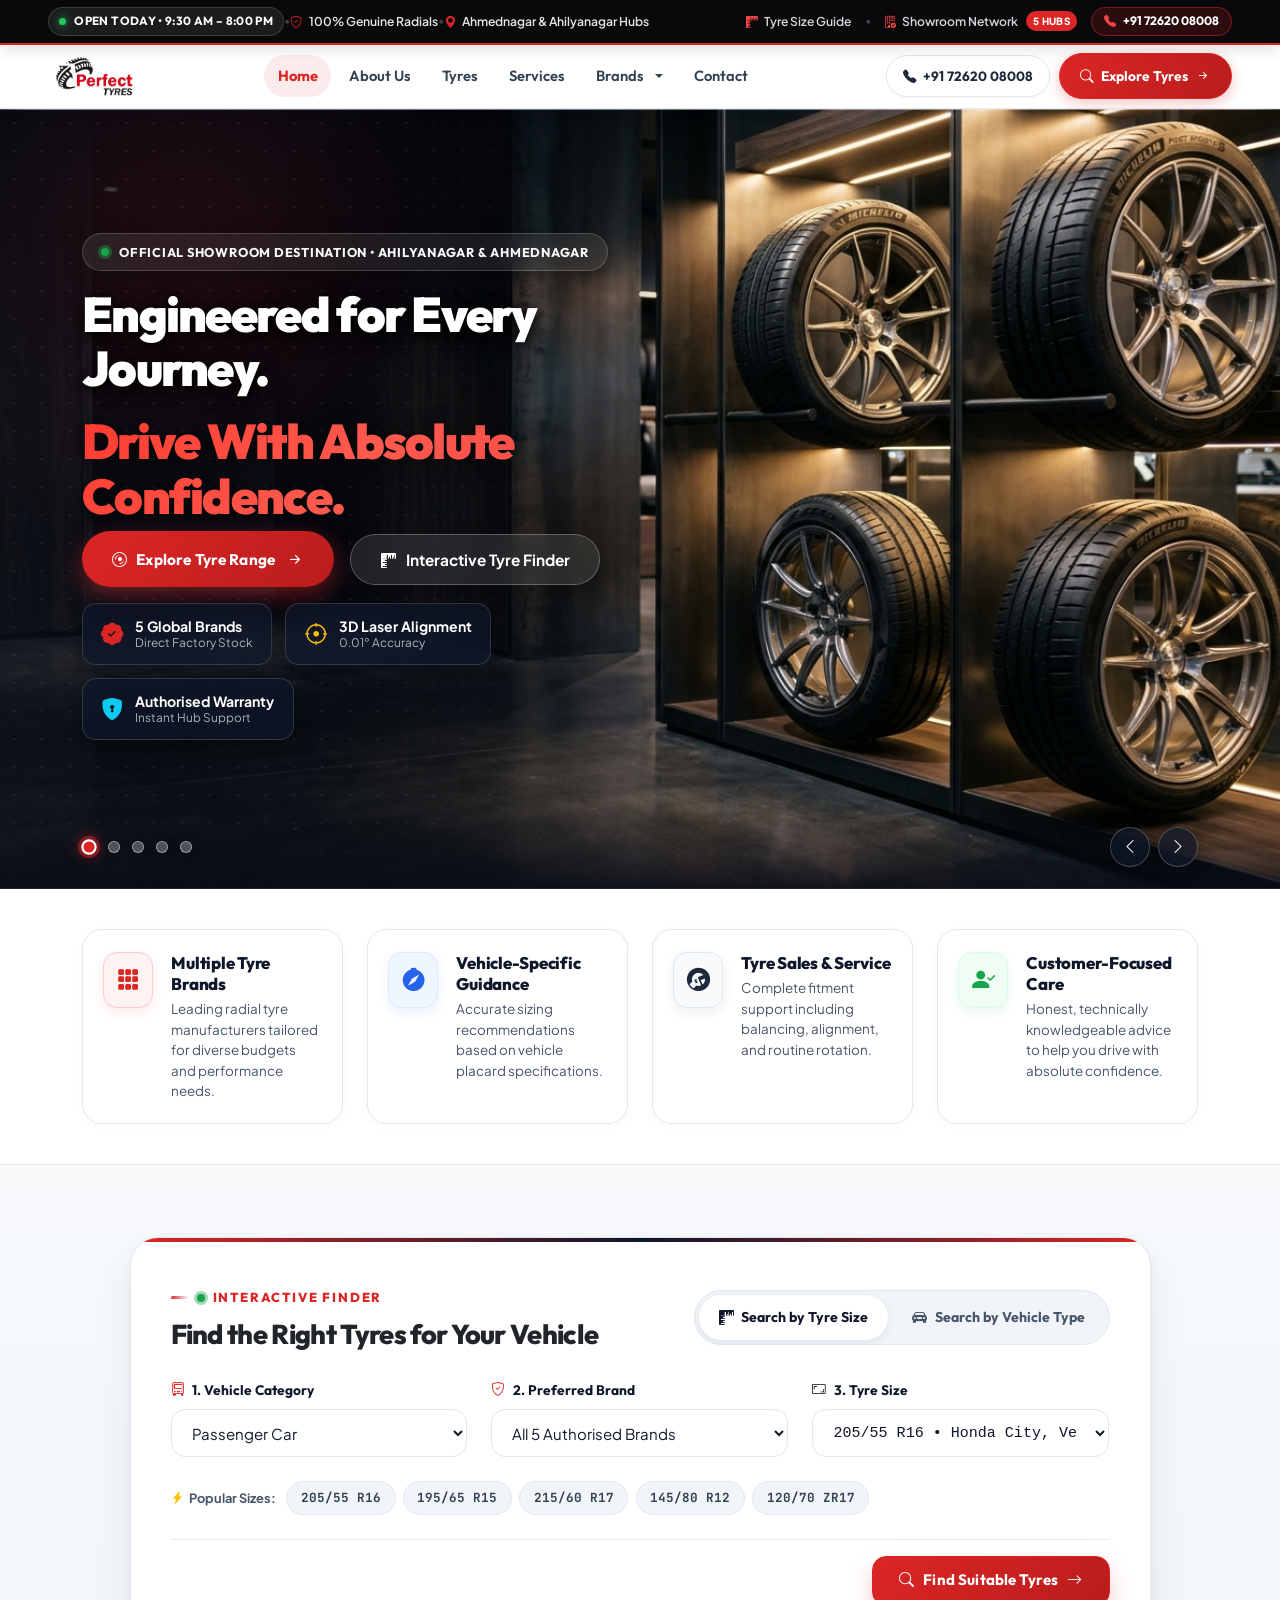
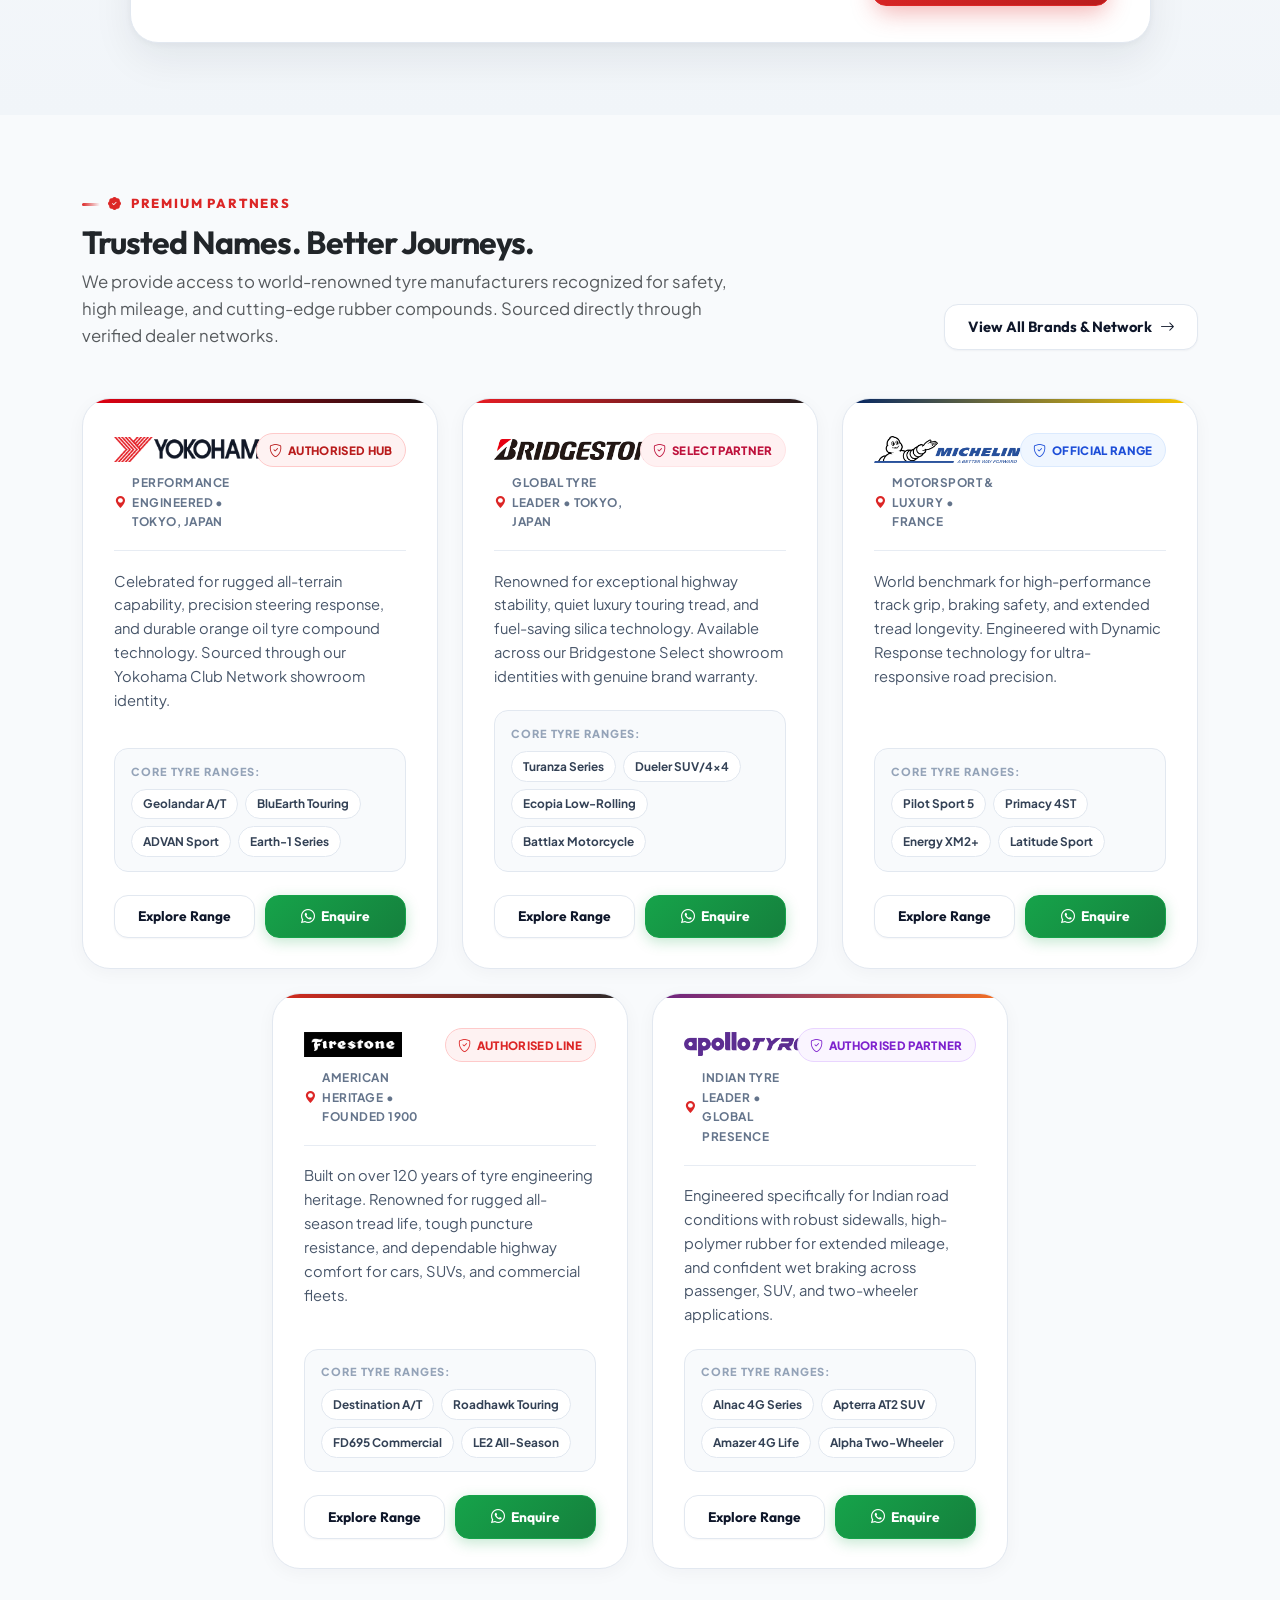
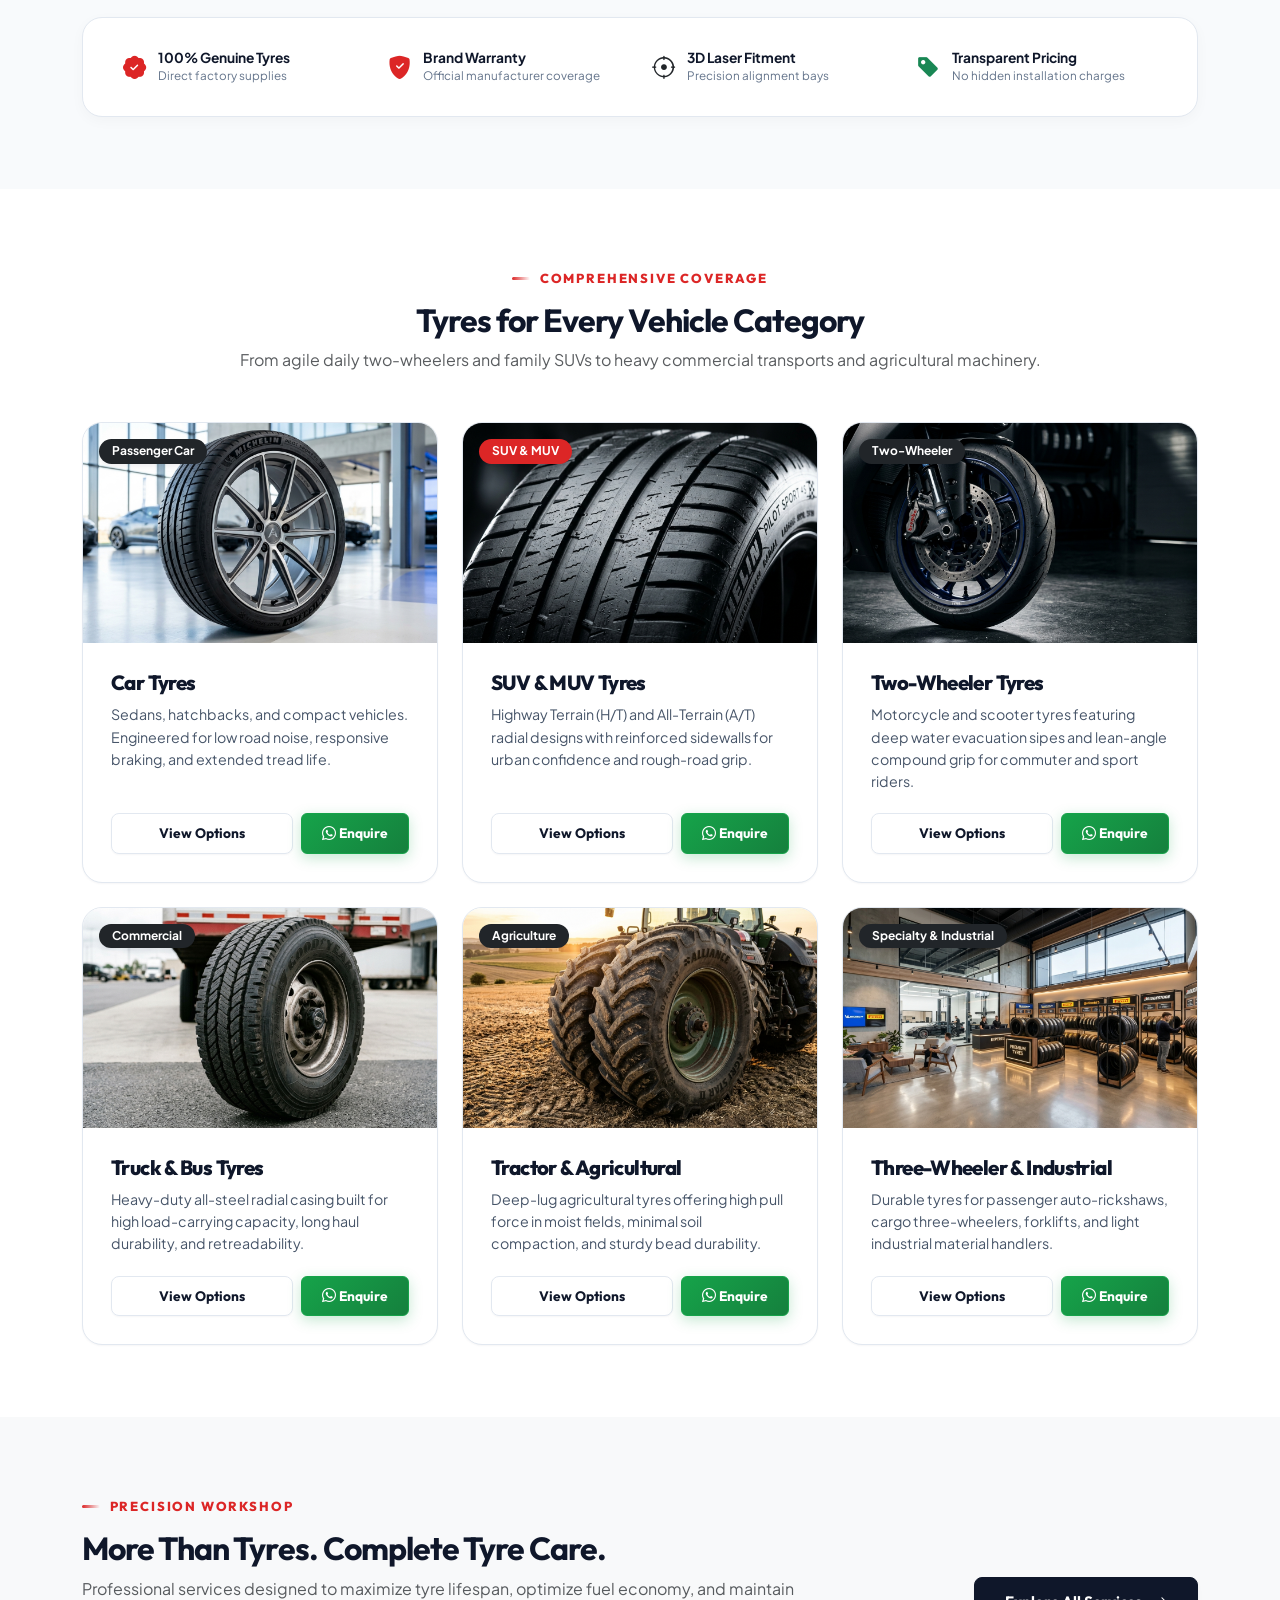
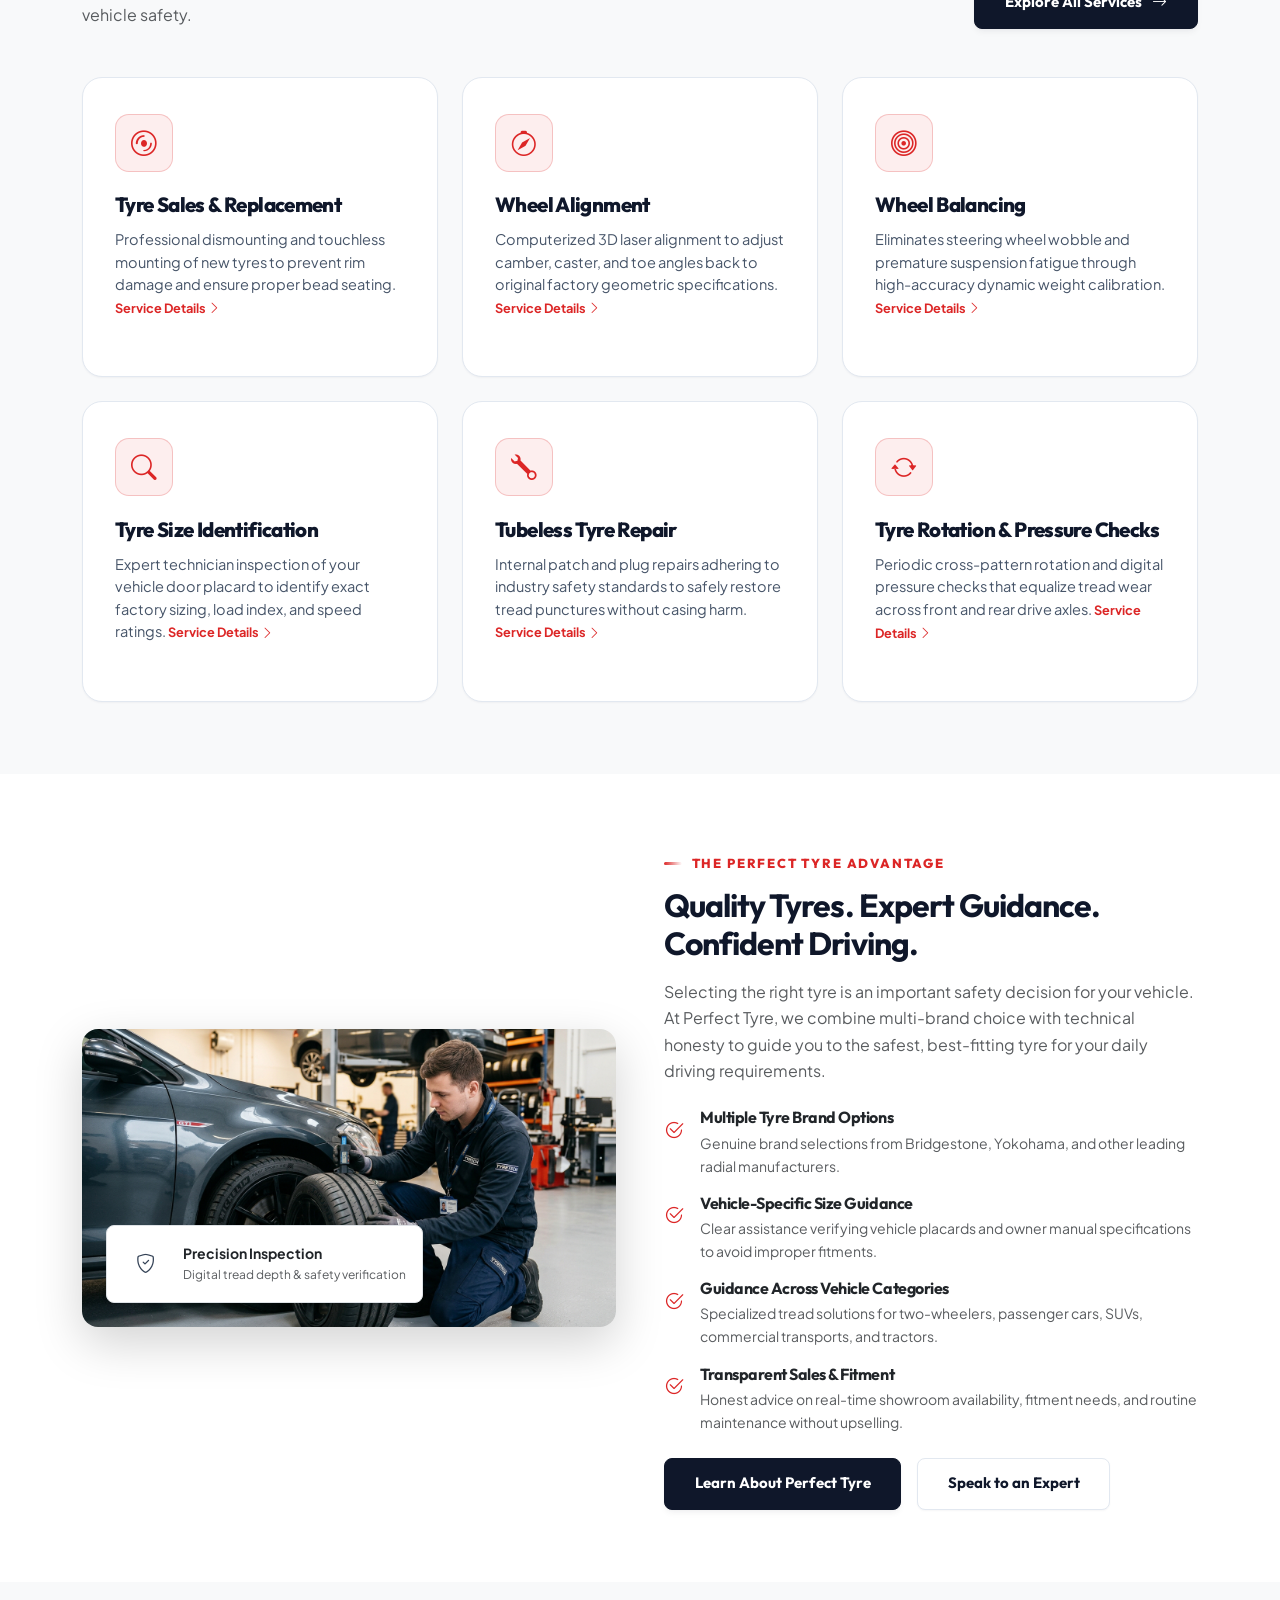
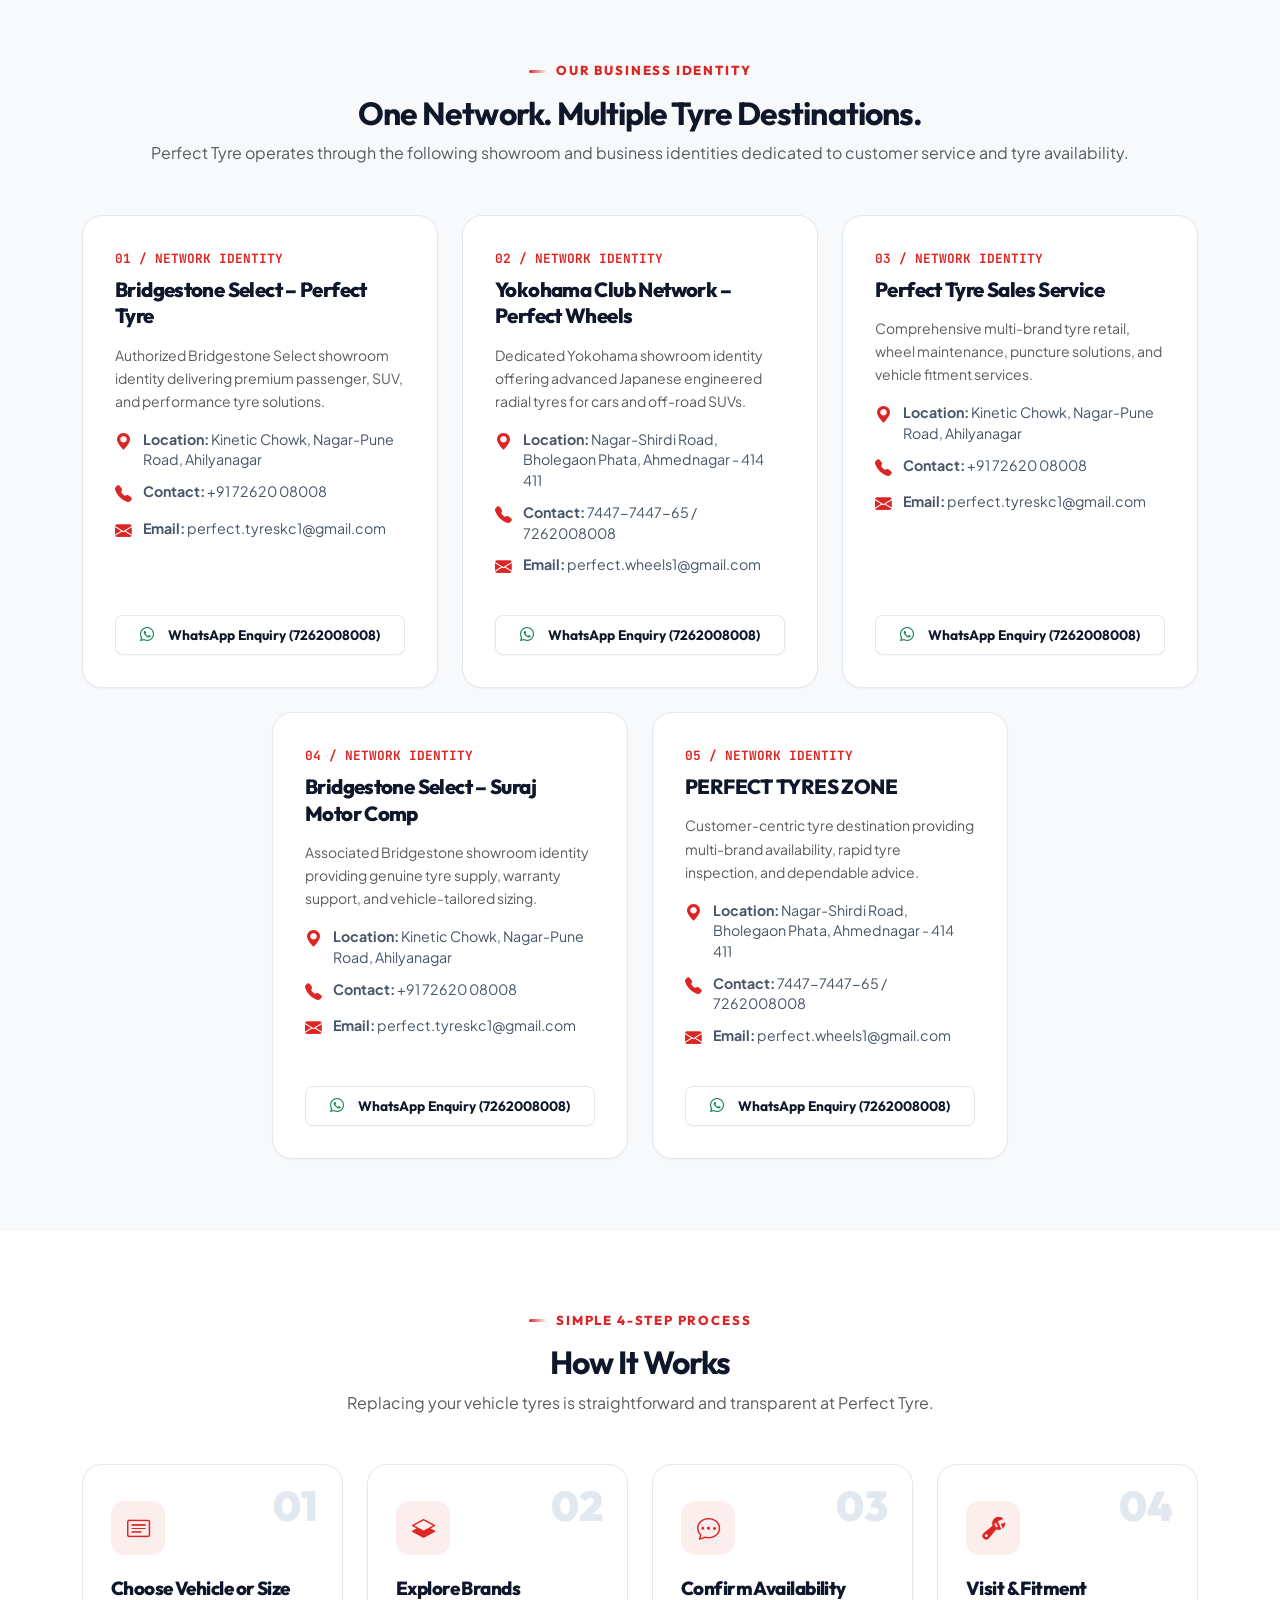
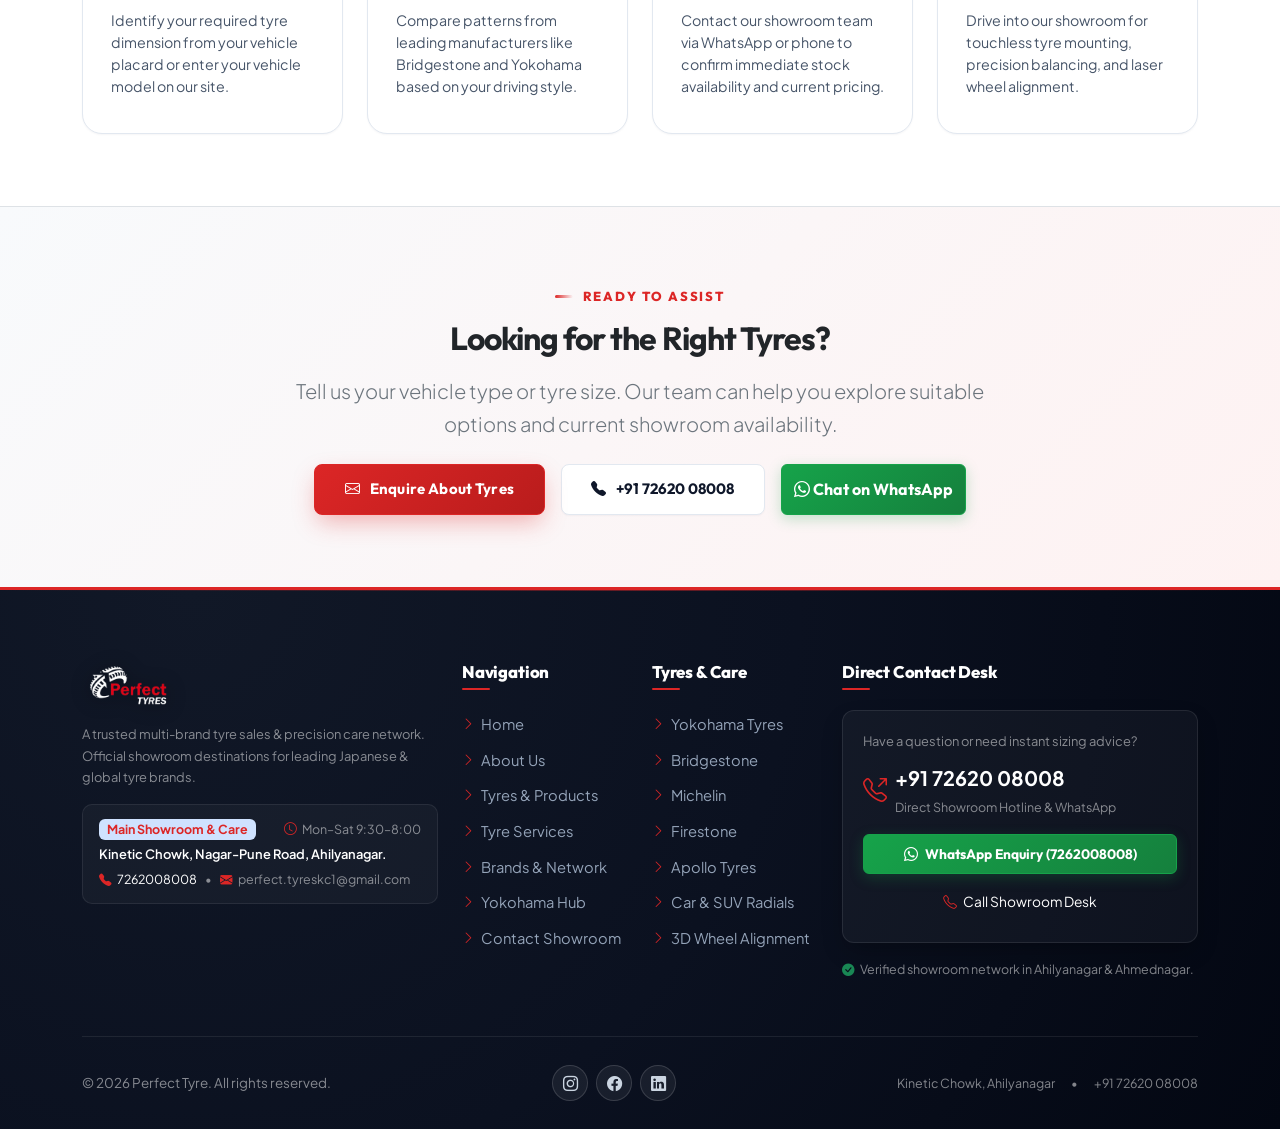
<file: index.html>
<!DOCTYPE html>
<html lang="en">

<head>
  <meta charset="UTF-8">
  <meta name="viewport" content="width=device-width, initial-scale=1.0">
  <title>Perfect Tyre — Multi-Brand Tyre Showroom, Sales & Precision Care</title>
  <meta name="description"
    content="Discover leading tyre brands including Bridgestone and Yokohama at Perfect Tyre. Expert tyre selection guidance, wheel alignment, balancing, and sales for cars, SUVs, bikes, and commercial vehicles.">
  <meta name="keywords"
    content="Perfect Tyre, tyre showroom, Bridgestone Select, Yokohama Club Network, car tyres, SUV tyres, wheel alignment, wheel balancing, tyre sales and service">
  <meta name="author" content="Perfect Tyre">

  <!-- Open Graph / Meta -->
  <meta property="og:type" content="website">
  <meta property="og:title" content="Perfect Tyre — Multi-Brand Tyre Showroom & Precision Service">
  <meta property="og:description"
    content="Quality tyres from leading brands, expert sizing guidance, and dependable tyre sales and services.">
  <meta property="og:image" content="assets/images/hero-automotive.jpg">

  <!-- Google Fonts -->
  <link rel="preconnect" href="https://fonts.googleapis.com">
  <link rel="preconnect" href="https://fonts.gstatic.com" crossorigin>
  <link
    href="https://fonts.googleapis.com/css2?family=Outfit:wght@400;500;600;700;800;900&family=Plus+Jakarta+Sans:wght@400;500;600;700&family=JetBrains+Mono:wght@500;700&display=swap"
    rel="stylesheet">

  <!-- Favicon -->
  <link rel="icon" type="image/png" href="assets/images/logo.png">
  <!-- Bootstrap 5.3 CSS -->
  <link href="https://cdn.jsdelivr.net/npm/bootstrap@5.3.3/dist/css/bootstrap.min.css" rel="stylesheet"
    integrity="sha384-QWTKZyjpPEjISv5WaRU9OFeRpok6YctnYmDr5pNlyT2bRjXh0JMhjY6hW+ALEwIH" crossorigin="anonymous">

  <!-- Bootstrap Icons -->
  <link rel="stylesheet" href="https://cdn.jsdelivr.net/npm/bootstrap-icons@1.11.3/font/bootstrap-icons.min.css">

  <!-- Master Custom CSS -->
  <link rel="stylesheet" href="assets/css/style.css">
</head>

<body>

  <!-- Top Bar (Unique High-Performance Contrast Ribbon) -->
  <div class="pt-topbar">
    <div class="container-fluid px-lg-4 px-xl-5">
      <div class="pt-topbar-inner">
        <!-- Left: Live Showroom Status & Operating Hours -->
        <div class="d-flex align-items-center gap-2.5">
          <span class="pt-topbar-status">
            <span class="pt-pulse-dot-green"></span> OPEN TODAY &bull; 9:30 AM &ndash; 8:00 PM
          </span>
          <span class="pt-topbar-sep d-none d-md-inline">&bull;</span>
          <span class="pt-topbar-info-item d-none d-md-inline-flex">
            <i class="bi bi-shield-check text-danger"></i> <span>100% Genuine Radials</span>
          </span>
          <span class="pt-topbar-sep d-none d-lg-inline">&bull;</span>
          <span class="pt-topbar-info-item d-none d-lg-inline-flex">
            <i class="bi bi-geo-alt-fill text-danger"></i> <span>Ahmednagar &amp; Ahilyanagar Hubs</span>
          </span>
        </div>

        <!-- Right: Utility Quick Links & Instant Hotline -->
        <div class="pt-topbar-actions">
          <a href="tyres.html#size-guide" class="pt-topbar-link d-none d-sm-inline-flex">
            <i class="bi bi-rulers"></i> <span>Tyre Size Guide</span>
          </a>
          <span class="pt-topbar-sep d-none d-sm-inline">&bull;</span>
          <a href="brands.html#network" class="pt-topbar-link d-none d-md-inline-flex">
            <i class="bi bi-building-check"></i> <span>Showroom Network</span>
            <span class="pt-topbar-badge-red">5 Hubs</span>
          </a>
          <a href="tel:+917262008008" class="pt-topbar-hotline">
            <i class="bi bi-telephone-fill"></i>
            <span>+91 72620 08008</span>
          </a>
        </div>
      </div>
    </div>
  </div>

  <!-- Header & Navigation -->
  <header class="pt-navbar">
    <div class="container-fluid px-lg-4 px-xl-5">
      <nav class="navbar navbar-expand-lg p-0">
        <!-- Logo -->
        <a class="pt-logo-brand" href="index.html" aria-label="Perfect Tyres Home">
          <img src="assets/images/logo.png" alt="Perfect Tyres" class="pt-logo-img">
        </a>

        <!-- Mobile Toggler -->
        <button class="navbar-toggler border-0 p-2" type="button" data-bs-toggle="collapse"
          data-bs-target="#ptNavbarNav" aria-controls="ptNavbarNav" aria-expanded="false"
          aria-label="Toggle navigation">
          <span class="navbar-toggler-icon"></span>
        </button>

        <!-- Navbar Links & Actions -->
        <div class="collapse navbar-collapse" id="ptNavbarNav">
          <ul class="navbar-nav mx-auto my-3 my-lg-0">
            <li class="nav-item">
              <a class="nav-link active" href="index.html">Home</a>
            </li>
            <li class="nav-item">
              <a class="nav-link" href="about.html">About Us</a>
            </li>
            <li class="nav-item">
              <a class="nav-link" href="tyres.html">Tyres</a>
            </li>
            <li class="nav-item">
              <a class="nav-link" href="services.html">Services</a>
            </li>
            <li class="nav-item dropdown">
              <a class="nav-link dropdown-toggle" href="brands.html" id="navbarDropdownBrands" role="button"
                data-bs-toggle="dropdown" aria-expanded="false">
                Brands
              </a>
              <ul class="dropdown-menu pt-dropdown-menu" aria-labelledby="navbarDropdownBrands">
                <li>
                  <a class="dropdown-item pt-dropdown-item d-flex align-items-center gap-2" href="yokohama.html">
                    <span class="pt-brand-dot pt-dot-yokohama"></span>
                    <span class="fw-semibold">Yokohama</span>
                  </a>
                </li>
                <li>
                  <a class="dropdown-item pt-dropdown-item d-flex align-items-center gap-2" href="bridgestone.html">
                    <span class="pt-brand-dot pt-dot-bridgestone"></span>
                    <span class="fw-semibold">Bridgestone</span>
                  </a>
                </li>
                <li>
                  <a class="dropdown-item pt-dropdown-item d-flex align-items-center gap-2" href="michelin.html">
                    <span class="pt-brand-dot pt-dot-michelin"></span>
                    <span class="fw-semibold">Michelin</span>
                  </a>
                </li>
                <li>
                  <a class="dropdown-item pt-dropdown-item d-flex align-items-center gap-2" href="firestone.html">
                    <span class="pt-brand-dot pt-dot-firestone"></span>
                    <span class="fw-semibold">Firestone</span>
                  </a>
                </li>
                <li>
                  <a class="dropdown-item pt-dropdown-item d-flex align-items-center gap-2" href="apollo.html">
                    <span class="pt-brand-dot pt-dot-apollo"></span>
                    <span class="fw-semibold">Apollo Tyres</span>
                  </a>
                </li>
                <li><hr class="dropdown-divider my-1"></li>
                <li>
                  <a class="dropdown-item pt-dropdown-item pt-dropdown-footer d-flex align-items-center justify-content-between" href="brands.html">
                    <span class="fw-bold text-dark">All Brands & 5 Hubs</span>
                    <i class="bi bi-arrow-right text-danger"></i>
                  </a>
                </li>
              </ul>
            </li>
            <li class="nav-item">
              <a class="nav-link" href="contact.html">Contact</a>
            </li>
          </ul>

          <!-- Action Cluster: Call Button + Explore Tyres CTA (Never Wraps) -->
          <div class="pt-header-actions mt-3 mt-lg-0">
            <a href="tel:+917262008008" class="pt-nav-call-btn pt-header-phone-btn">
              <i class="bi bi-telephone-fill text-primary"></i>
              <span>+91 72620 08008</span>
            </a>
            <a href="tyres.html" class="pt-nav-cta-btn">
              <i class="bi bi-search"></i>
              <span>Explore Tyres</span>
              <i class="bi bi-arrow-right-short fs-6"></i>
            </a>
          </div>
        </div>
      </nav>
    </div>
  </header>

  <main>
    <!-- Section A: Ultra-Premium Automotive Hero with Cinematic Background Slider -->
    <section class="pt-hero" id="ptHero">
      <!-- Full-Bleed Cinema Background Slider Track -->
      <div class="pt-hero-bg-slider" id="ptHeroBgSlider" aria-hidden="true">
        <!-- Slide 1: Flagship Showroom Destination -->
        <div class="pt-hero-bg-slide active" data-index="0">
          <img src="assets/images/hero-slide-showroom.jpg" alt="Perfect Tyres Flagship Showroom Hub" class="pt-hero-bg-img" loading="eager">
        </div>
        <!-- Slide 2: High-Performance Highway Driving -->
        <div class="pt-hero-bg-slide" data-index="1">
          <img src="assets/images/hero-slide-performance.jpg" alt="High Performance Highway Radials" class="pt-hero-bg-img" loading="lazy">
        </div>
        <!-- Slide 3: Automated 3D Laser Alignment Bay -->
        <div class="pt-hero-bg-slide" data-index="2">
          <img src="assets/images/hero-slide-alignment.jpg" alt="Certified 3D Laser Alignment & Fitment Bay" class="pt-hero-bg-img" loading="lazy">
        </div>
        <!-- Slide 4: Authorised Global Brand Radials -->
        <div class="pt-hero-bg-slide" data-index="3">
          <img src="assets/images/hero-slide-brands.jpg" alt="Authorised Global Brand Tyres" class="pt-hero-bg-img" loading="lazy">
        </div>
        <!-- Slide 5: Off-Road & All-Terrain Mastery -->
        <div class="pt-hero-bg-slide" data-index="4">
          <img src="assets/images/hero-slide-allterrain.jpg" alt="All-Terrain 4x4 SUV Radials" class="pt-hero-bg-img" loading="lazy">
        </div>
      </div>

      <!-- Multi-Layer Vignette & Contrast Overlay -->
      <div class="pt-hero-backdrop-overlay"></div>
      <div class="pt-hero-ambient-glow pt-hero-glow-1"></div>
      <div class="pt-hero-ambient-glow pt-hero-glow-2"></div>
      <div class="pt-hero-grid-mesh"></div>

      <!-- Hero Content: Streamlined, Luxury, High-Impact (Less Content) -->
      <div class="container position-relative" style="z-index: 3;">
        <div class="row align-items-center">
          <div class="col-lg-7 col-xl-6 text-center text-lg-start">
            
            <!-- Sleek Glass Kicker Badge with Live Pulse -->
            <div class="mb-3 d-inline-flex justify-content-center justify-content-lg-start">
              <span class="pt-hero-badge">
                <span class="pt-pulse-dot"></span>
                <span>OFFICIAL SHOWROOM DESTINATION &bull; AHILYANAGAR &amp; AHMEDNAGAR</span>
              </span>
            </div>

            <!-- Dynamic, Bold Luxury Headline -->
            <h1 class="pt-hero-title mb-2">
              <span class="pt-hero-title-white">Engineered for Every Journey.</span><br>
              <span class="pt-hero-gradient-text">Drive With Absolute Confidence.</span>
            </h1>

            <!-- Dual Action CTAs -->
            <div class="pt-hero-actions justify-content-center justify-content-lg-start mb-3">
              <a href="tyres.html" class="btn btn-pt-primary pt-btn-pulse">
                <i class="bi bi-disc"></i>
                <span>Explore Tyre Range</span>
                <i class="bi bi-arrow-right-short fs-5 pt-btn-arrow"></i>
              </a>
              <a href="#tyre-finder" class="btn btn-pt-glass">
                <i class="bi bi-rulers"></i>
                <span>Interactive Tyre Finder</span>
              </a>
            </div>

            <!-- 3 Minimalist Glassmorphism Highlights -->
            <div class="pt-hero-trust-row justify-content-center justify-content-lg-start">
              <div class="pt-hero-trust-card">
                <i class="bi bi-patch-check-fill text-danger"></i>
                <div>
                  <strong>5 Global Brands</strong>
                  <span>Direct Factory Stock</span>
                </div>
              </div>
              <div class="pt-hero-trust-card">
                <i class="bi bi-crosshair text-warning"></i>
                <div>
                  <strong>3D Laser Alignment</strong>
                  <span>0.01&deg; Accuracy</span>
                </div>
              </div>
              <div class="pt-hero-trust-card">
                <i class="bi bi-shield-lock-fill text-info"></i>
                <div>
                  <strong>Authorised Warranty</strong>
                  <span>Instant Hub Support</span>
                </div>
              </div>
            </div>

          </div>
        </div>
      </div>

      <!-- Minimalist Slide Indicators & Nav Arrows -->
      <div class="pt-hero-slider-controls">
        <div class="container d-flex align-items-center justify-content-between">
          <div class="pt-hero-slide-dots" role="tablist" aria-label="Hero Slide Selector">
            <button type="button" class="pt-hero-slide-dot active" data-index="0" aria-label="Slide 1: Flagship Showroom"></button>
            <button type="button" class="pt-hero-slide-dot" data-index="1" aria-label="Slide 2: Highway Performance"></button>
            <button type="button" class="pt-hero-slide-dot" data-index="2" aria-label="Slide 3: 3D Alignment Bay"></button>
            <button type="button" class="pt-hero-slide-dot" data-index="3" aria-label="Slide 4: Global Brand Radials"></button>
            <button type="button" class="pt-hero-slide-dot" data-index="4" aria-label="Slide 5: All-Terrain SUV"></button>
          </div>

          <div class="pt-hero-slide-arrows d-flex align-items-center gap-2">
            <button type="button" class="pt-hero-arrow-btn" id="ptHeroPrevBtn" aria-label="Previous Slide">
              <i class="bi bi-chevron-left"></i>
            </button>
            <button type="button" class="pt-hero-arrow-btn" id="ptHeroNextBtn" aria-label="Next Slide">
              <i class="bi bi-chevron-right"></i>
            </button>
          </div>
        </div>
      </div>
    </section>

    <!-- Section B: Trust and Value Strip -->
    <section class="pt-trust-strip">
      <div class="container">
        <div class="row g-2 g-sm-3 g-lg-4">
          <!-- 1. Multiple Tyre Brands -->
          <div class="col-12 col-sm-6 col-lg-3 d-flex">
            <div class="pt-trust-item w-100">
              <div class="pt-trust-icon pt-trust-icon-red">
                <i class="bi bi-grid-3x3-gap-fill"></i>
              </div>
              <div class="pt-trust-content">
                <h3 class="pt-trust-title">Multiple Tyre Brands</h3>
                <p class="pt-trust-desc">Leading radial tyre manufacturers tailored for diverse budgets and performance needs.</p>
              </div>
            </div>
          </div>

          <!-- 2. Vehicle-Specific Guidance -->
          <div class="col-12 col-sm-6 col-lg-3 d-flex">
            <div class="pt-trust-item w-100">
              <div class="pt-trust-icon pt-trust-icon-blue">
                <i class="bi bi-compass-fill"></i>
              </div>
              <div class="pt-trust-content">
                <h3 class="pt-trust-title">Vehicle-Specific Guidance</h3>
                <p class="pt-trust-desc">Accurate sizing recommendations based on vehicle placard specifications.</p>
              </div>
            </div>
          </div>

          <!-- 3. Tyre Sales & Service -->
          <div class="col-12 col-sm-6 col-lg-3 d-flex">
            <div class="pt-trust-item w-100">
              <div class="pt-trust-icon pt-trust-icon-dark">
                <i class="bi bi-wrench-adjustable-circle-fill"></i>
              </div>
              <div class="pt-trust-content">
                <h3 class="pt-trust-title">Tyre Sales & Service</h3>
                <p class="pt-trust-desc">Complete fitment support including balancing, alignment, and routine rotation.</p>
              </div>
            </div>
          </div>

          <!-- 4. Customer-Focused Care -->
          <div class="col-12 col-sm-6 col-lg-3 d-flex">
            <div class="pt-trust-item w-100">
              <div class="pt-trust-icon pt-trust-icon-green">
                <i class="bi bi-person-check-fill"></i>
              </div>
              <div class="pt-trust-content">
                <h3 class="pt-trust-title">Customer-Focused Care</h3>
                <p class="pt-trust-desc">Honest, technically knowledgeable advice to help you drive with absolute confidence.</p>
              </div>
            </div>
          </div>
        </div>
      </div>
    </section>

    <!-- Section C: Find Your Tyres (Interactive Widget) -->
    <section class="pt-finder-section py-5 position-relative" id="tyre-finder">
      <div class="container py-2 py-lg-4">
        <div class="row justify-content-center">
          <div class="col-12 col-xl-11 col-xxl-10">
            <div class="pt-finder-card">
              <!-- Top Accent Signature Bar -->
              <div class="pt-finder-accent"></div>

              <!-- Header & Navigation Switcher -->
              <div class="pt-finder-header mb-4">
                <div class="pt-finder-title-group">
                  <div class="d-inline-flex align-items-center gap-2 pt-eyebrow mb-2">
                    <span class="pt-pulse-dot"></span>
                    <span>INTERACTIVE FINDER</span>
                  </div>
                  <h2 class="pt-finder-title text-dark mb-1">Find the Right Tyres for Your Vehicle</h2>
                  
                </div>

                <!-- Segmented Control Tab Switcher -->
                <div class="pt-finder-nav" role="tablist">
                  <button type="button" class="pt-finder-tab active" id="ptTabSize" role="tab" aria-selected="true">
                    <i class="bi bi-rulers"></i>
                    <span>Search by Tyre Size</span>
                  </button>
                  <button type="button" class="pt-finder-tab" id="ptTabVehicle" role="tab" aria-selected="false">
                    <i class="bi bi-car-front-fill"></i>
                    <span>Search by Vehicle Type</span>
                  </button>
                </div>
              </div>

              <!-- Finder Form -->
              <form id="ptTyreFinderForm" novalidate>
                <div class="row g-3 g-lg-4">
                  <!-- 1. Vehicle Category -->
                  <div class="col-12 col-md-4">
                    <label for="ptVehicleCategory" class="pt-form-label">
                      <span class="pt-form-step"><i class="bi bi-truck-front text-danger"></i> 1. Vehicle Category</span>
                    </label>
                    <div class="pt-select-wrapper">
                      <select id="ptVehicleCategory" class="pt-form-select">
                        <option value="Passenger Car" selected>Passenger Car</option>
                        <option value="SUV / MUV">SUV / MUV</option>
                        <option value="Two-Wheeler">Two-Wheeler (Motorcycle / Scooter)</option>
                        <option value="Three-Wheeler">Three-Wheeler</option>
                        <option value="Commercial Vehicle">Commercial Vehicle</option>
                        <option value="Truck / Bus">Truck / Bus</option>
                        <option value="Tractor / Agricultural">Tractor / Agricultural</option>
                        <option value="Industrial / Construction">Industrial / Construction</option>
                      </select>
                    </div>
                  </div>

                  <!-- 2. Preferred Brand -->
                  <div class="col-12 col-md-4">
                    <label for="ptBrandSelect" class="pt-form-label">
                      <span class="pt-form-step"><i class="bi bi-shield-check text-primary"></i> 2. Preferred Brand</span>
                    </label>
                    <div class="pt-select-wrapper">
                      <select id="ptBrandSelect" class="pt-form-select">
                        <option value="All Available Brands" selected>All 5 Authorised Brands</option>
                        <option value="Yokohama">Yokohama</option>
                        <option value="Bridgestone">Bridgestone</option>
                        <option value="Michelin">Michelin</option>
                        <option value="Firestone">Firestone</option>
                        <option value="Apollo Tyres">Apollo Tyres</option>
                      </select>
                    </div>
                  </div>

                  <!-- 3. Tyre Size (Default Tab) -->
                  <div class="col-12 col-md-4" id="ptSizeSearchGroup">
                    <label for="ptTyreSizeInput" class="pt-form-label">
                      <span class="pt-form-step"><i class="bi bi-aspect-ratio text-dark"></i> 3. Tyre Size</span>
                      
                    </label>
                    <div class="pt-select-wrapper">
                      <select id="ptTyreSizeInput" class="pt-form-select font-monospace">
                        <option value="" disabled>-- Select Tyre Size --</option>
                        <optgroup label="Popular Fast-Moving Sizes">
                          <option value="205/55 R16" selected>205/55 R16 &bull; Honda City, Verna, Virtus</option>
                          <option value="195/65 R15">195/65 R15 &bull; Ciaz, Corolla, Vento</option>
                          <option value="215/60 R17">215/60 R17 &bull; Creta, Seltos, Brezza</option>
                          <option value="185/65 R15">185/65 R15 &bull; Swift, Dzire, Baleno</option>
                          <option value="235/65 R17">235/65 R17 &bull; Scorpio-N, Thar, XUV700</option>
                          <option value="265/65 R17">265/65 R17 &bull; Fortuner, Endeavour, Hilux</option>
                          <option value="145/80 R12">145/80 R12 &bull; Alto, Eeco, WagonR</option>
                        </optgroup>
                        <optgroup label="12-inch to 14-inch (Hatchback &amp; Compact)">
                          <option value="145/80 R12">145/80 R12</option>
                          <option value="145 R12">145 R12 LT (Commercial)</option>
                          <option value="155/80 R13">155/80 R13</option>
                          <option value="165/70 R14">165/70 R14</option>
                          <option value="165/80 R14">165/80 R14</option>
                          <option value="165 R14">165 R14 LT (Commercial)</option>
                          <option value="175/65 R14">175/65 R14</option>
                          <option value="185/70 R14">185/70 R14</option>
                        </optgroup>
                        <optgroup label="15-inch &amp; 16-inch (Sedan &amp; Compact SUV)">
                          <option value="185/65 R15">185/65 R15</option>
                          <option value="195/60 R15">195/60 R15</option>
                          <option value="195/65 R15">195/65 R15</option>
                          <option value="195/55 R16">195/55 R16</option>
                          <option value="195/60 R16">195/60 R16</option>
                          <option value="205/55 R16">205/55 R16</option>
                          <option value="205/65 R16">205/65 R16</option>
                          <option value="215/60 R16">215/60 R16</option>
                          <option value="215/65 R16">215/65 R16</option>
                          <option value="245/75 R16">245/75 R16</option>
                        </optgroup>
                        <optgroup label="17-inch to 19-inch (SUV &amp; Performance)">
                          <option value="215/55 R17">215/55 R17</option>
                          <option value="215/60 R17">215/60 R17</option>
                          <option value="225/45 R17">225/45 R17</option>
                          <option value="225/50 R17">225/50 R17</option>
                          <option value="235/65 R17">235/65 R17</option>
                          <option value="265/65 R17">265/65 R17</option>
                          <option value="215/55 R18">215/55 R18</option>
                          <option value="225/40 R18">225/40 R18</option>
                          <option value="235/60 R18">235/60 R18</option>
                          <option value="245/40 R18">245/40 R18</option>
                          <option value="245/45 R18">245/45 R18</option>
                          <option value="255/65 R18">255/65 R18</option>
                          <option value="265/60 R18">265/60 R18</option>
                          <option value="245/40 ZR19">245/40 ZR19</option>
                          <option value="245/45 R19">245/45 R19</option>
                          <option value="255/35 R19">255/35 R19</option>
                          <option value="275/35 R19">275/35 R19</option>
                        </optgroup>
                        <optgroup label="Two-Wheeler Radials">
                          <option value="120/70 ZR17">120/70 ZR17 (Motorcycle Front)</option>
                        </optgroup>
                      </select>
                    </div>
                    <div class="invalid-feedback">Please select a valid tyre size to search.</div>
                  </div>

                  <!-- 3. Vehicle Model (Alternative Tab) -->
                  <div class="col-12 col-md-4 d-none" id="ptVehicleSearchGroup">
                    <label for="ptVehicleModelInput" class="pt-form-label">
                      <span class="pt-form-step"><i class="bi bi-car-front text-dark"></i> 3. Make & Model</span>
                      <span class="pt-form-hint">e.g. Hyundai Creta</span>
                    </label>
                    <div class="pt-input-wrapper">
                      <i class="bi bi-search pt-input-icon"></i>
                      <input type="text" id="ptVehicleModelInput" class="pt-form-control ps-5"
                        placeholder="e.g. Honda City, Hyundai Creta" autocomplete="off">
                    </div>
                    <div class="invalid-feedback">Please enter your vehicle make and model.</div>
                  </div>
                </div>

                <!-- Sample Quick Sizes Strip -->
                <div class="pt-quick-sizes-container mt-3 pt-2">
                  <div class="pt-quick-sizes-label">
                    <i class="bi bi-lightning-charge-fill text-warning"></i>
                    <span>Popular Sizes:</span>
                  </div>
                  <div class="pt-quick-sizes-scroll">
                    <button type="button" class="pt-size-guide-pill" data-size="205/55 R16">205/55 R16</button>
                    <button type="button" class="pt-size-guide-pill" data-size="195/65 R15">195/65 R15</button>
                    <button type="button" class="pt-size-guide-pill" data-size="215/60 R17">215/60 R17</button>
                    <button type="button" class="pt-size-guide-pill" data-size="145/80 R12">145/80 R12</button>
                    <button type="button" class="pt-size-guide-pill" data-size="120/70 ZR17">120/70 ZR17</button>
                  </div>
                </div>

                <!-- Submit Button & Reassurance Strip -->
                <div class="pt-finder-footer mt-4 pt-3 border-top d-flex flex-column flex-md-row justify-content-between align-items-md-center gap-3">
                  <div class="pt-finder-reassurance small text-muted">
                  </div>
                  <button type="submit" class="btn btn-pt-primary pt-finder-submit-btn">
                    <i class="bi bi-search"></i>
                    <span>Find Suitable Tyres</span>
                    <i class="bi bi-arrow-right pt-btn-arrow"></i>
                  </button>
                </div>
              </form>

              <!-- Helpful Sidewall Decoder Hint -->
              <!-- <div class="pt-finder-hint-strip mt-3 pt-3 border-top">
                <div class="d-flex flex-wrap justify-content-between align-items-center gap-2 small text-muted">
                  <div class="d-flex align-items-center gap-2">
                    <i class="bi bi-question-circle-fill text-danger"></i>
                    <span>Unsure of your size? Check the driver door jamb sticker or your current tyre sidewall.</span>
                  </div>
                  <a href="tyres.html#anatomy" class="pt-finder-guide-link">
                    <span>Visual Sidewall Decoder</span>
                    <i class="bi bi-arrow-right"></i>
                  </a>
                </div>
              </div> -->
            </div>
          </div>
        </div>
      </div>
    </section>

    <!-- Section D: Featured Tyre Brands (PREMIUM PARTNERS) -->
    <section class="pt-partners-section py-5" id="featured-brands">
      <div class="container py-3 py-lg-4">
        <div class="row align-items-end mb-4 mb-lg-5 pt-partners-header">
          <div class="col-lg-8">
            <div class="d-inline-flex align-items-center gap-2 pt-eyebrow mb-2">
              <i class="bi bi-patch-check-fill text-danger"></i>
              <span>PREMIUM PARTNERS</span>
            </div>
            <h2 class="pt-display text-dark mb-2">Trusted Names. Better Journeys.</h2>
            <p class="text-muted mb-0 pt-partners-lead">
              We provide access to world-renowned tyre manufacturers recognized for safety, high mileage, and
              cutting-edge rubber compounds. Sourced directly through verified dealer networks.

          </div>
          <div class="col-lg-4 text-start text-lg-end mt-3 mt-lg-0">
            <a href="brands.html" class="btn btn-pt-outline-dark pt-partners-cta-btn">
              <span>View All Brands & Network</span>
              <i class="bi bi-arrow-right"></i>
            </a>
          </div>
        </div>

        <div class="row g-3 g-md-4 justify-content-center">
          <!-- 1. Yokohama -->
          <div class="col-12 col-md-6 col-lg-4 d-flex">
            <div class="pt-brand-card pt-brand-yokohama w-100">
              <div class="pt-brand-accent"></div>
              <div class="pt-brand-header">
                <div class="pt-brand-title-wrap">
                  <div class="pt-brand-logo-container mb-2">
                    <img src="assets/images/yokohama-logo-dark.png" alt="Yokohama" class="pt-brand-logo-img pt-brand-logo-yokohama">
                  </div>
                  <div class="pt-brand-origin">
                    <i class="bi bi-geo-alt-fill text-danger"></i>
                    <span>Performance Engineered &bull; Tokyo, Japan</span>
                  </div>
                </div>
                <span class="pt-brand-status-badge pt-badge-yokohama">
                  <i class="bi bi-shield-check"></i>
                  <span>Authorised Hub</span>
                </span>
              </div>
              <p class="pt-brand-text">
                Celebrated for rugged all-terrain capability, precision steering response, and durable orange oil tyre
                compound technology. Sourced through our Yokohama Club Network showroom identity.
  
              <div class="pt-brand-tags-block">
                <span class="pt-brand-tags-label">Core Tyre Ranges:</span>
                <div class="pt-brand-tags">
                  <span class="pt-brand-tag">Geolandar A/T</span>
                  <span class="pt-brand-tag">BluEarth Touring</span>
                  <span class="pt-brand-tag">ADVAN Sport</span>
                  <span class="pt-brand-tag">Earth-1 Series</span>
                </div>
              </div>
              <div class="pt-brand-actions">
                <a href="yokohama.html" class="btn btn-pt-outline-dark btn-pt-sm">
                  <span>Explore Range</span>
                </a>
                <button type="button" class="btn btn-pt-whatsapp btn-pt-sm js-whatsapp-enquire" data-brand="Yokohama"
                  data-category="SUV / Passenger Car">
                  <i class="bi bi-whatsapp"></i> <span>Enquire</span>
                </button>
              </div>
            </div>
          </div>

          <!-- 2. Bridgestone -->
          <div class="col-12 col-md-6 col-lg-4 d-flex">
            <div class="pt-brand-card pt-brand-bridgestone w-100">
              <div class="pt-brand-accent"></div>
              <div class="pt-brand-header">
                <div class="pt-brand-title-wrap">
                  <div class="pt-brand-logo-container mb-2">
                    <img src="assets/images/bridgestone-logo.png" alt="Bridgestone" class="pt-brand-logo-img pt-brand-logo-bridgestone">
                  </div>
                  <div class="pt-brand-origin">
                    <i class="bi bi-geo-alt-fill text-danger"></i>
                    <span>Global Tyre Leader &bull; Tokyo, Japan</span>
                  </div>
                </div>
                <span class="pt-brand-status-badge pt-badge-bridgestone">
                  <i class="bi bi-shield-check"></i>
                  <span>Select Partner</span>
                </span>
              </div>
              <p class="pt-brand-text">
                Renowned for exceptional highway stability, quiet luxury touring tread, and fuel-saving silica
                technology. Available across our Bridgestone Select showroom identities with genuine brand warranty.
  
              <div class="pt-brand-tags-block">
                <span class="pt-brand-tags-label">Core Tyre Ranges:</span>
                <div class="pt-brand-tags">
                  <span class="pt-brand-tag">Turanza Series</span>
                  <span class="pt-brand-tag">Dueler SUV/4x4</span>
                  <span class="pt-brand-tag">Ecopia Low-Rolling</span>
                  <span class="pt-brand-tag">Battlax Motorcycle</span>
                </div>
              </div>
              <div class="pt-brand-actions">
                <a href="bridgestone.html" class="btn btn-pt-outline-dark btn-pt-sm">
                  <span>Explore Range</span>
                </a>
                <button type="button" class="btn btn-pt-whatsapp btn-pt-sm js-whatsapp-enquire" data-brand="Bridgestone"
                  data-category="Passenger Car / SUV">
                  <i class="bi bi-whatsapp"></i> <span>Enquire</span>
                </button>
              </div>
            </div>
          </div>

          <!-- 3. Michelin -->
          <div class="col-12 col-md-6 col-lg-4 d-flex">
            <div class="pt-brand-card pt-brand-michelin w-100">
              <div class="pt-brand-accent"></div>
              <div class="pt-brand-header">
                <div class="pt-brand-title-wrap">
                  <div class="pt-brand-logo-container mb-2">
                    <img src="assets/images/michelin-logo.png" alt="Michelin" class="pt-brand-logo-img pt-brand-logo-michelin">
                  </div>
                  <div class="pt-brand-origin">
                    <i class="bi bi-geo-alt-fill text-primary"></i>
                    <span>Motorsport & Luxury &bull; France</span>
                  </div>
                </div>
                <span class="pt-brand-status-badge pt-badge-michelin">
                  <i class="bi bi-shield-check"></i>
                  <span>Official Range</span>
                </span>
              </div>
              <p class="pt-brand-text">
                World benchmark for high-performance track grip, braking safety, and extended tread longevity.
                Engineered with Dynamic Response technology for ultra-responsive road precision.
  
              <div class="pt-brand-tags-block">
                <span class="pt-brand-tags-label">Core Tyre Ranges:</span>
                <div class="pt-brand-tags">
                  <span class="pt-brand-tag">Pilot Sport 5</span>
                  <span class="pt-brand-tag">Primacy 4ST</span>
                  <span class="pt-brand-tag">Energy XM2+</span>
                  <span class="pt-brand-tag">Latitude Sport</span>
                </div>
              </div>
              <div class="pt-brand-actions">
                <a href="michelin.html" class="btn btn-pt-outline-dark btn-pt-sm">
                  <span>Explore Range</span>
                </a>
                <button type="button" class="btn btn-pt-whatsapp btn-pt-sm js-whatsapp-enquire" data-brand="Michelin"
                  data-category="Premium Passenger / Sport">
                  <i class="bi bi-whatsapp"></i> <span>Enquire</span>
                </button>
              </div>
            </div>
          </div>

          <!-- 4. Firestone -->
          <div class="col-12 col-md-6 col-lg-4 d-flex">
            <div class="pt-brand-card pt-brand-firestone w-100">
              <div class="pt-brand-accent"></div>
              <div class="pt-brand-header">
                <div class="pt-brand-title-wrap">
                  <div class="pt-brand-logo-container mb-2">
                    <img src="assets/images/firestone-logo.png" alt="Firestone" class="pt-brand-logo-img pt-brand-logo-firestone">
                  </div>
                  <div class="pt-brand-origin">
                    <i class="bi bi-geo-alt-fill text-danger"></i>
                    <span>American Heritage &bull; Founded 1900</span>
                  </div>
                </div>
                <span class="pt-brand-status-badge pt-badge-firestone">
                  <i class="bi bi-shield-check"></i>
                  <span>Authorised Line</span>
                </span>
              </div>
              <p class="pt-brand-text">
                Built on over 120 years of tyre engineering heritage. Renowned for rugged all-season tread life, tough
                puncture resistance, and dependable highway comfort for cars, SUVs, and commercial fleets.
  
              <div class="pt-brand-tags-block">
                <span class="pt-brand-tags-label">Core Tyre Ranges:</span>
                <div class="pt-brand-tags">
                  <span class="pt-brand-tag">Destination A/T</span>
                  <span class="pt-brand-tag">Roadhawk Touring</span>
                  <span class="pt-brand-tag">FD695 Commercial</span>
                  <span class="pt-brand-tag">LE2 All-Season</span>
                </div>
              </div>
              <div class="pt-brand-actions">
                <a href="firestone.html" class="btn btn-pt-outline-dark btn-pt-sm">
                  <span>Explore Range</span>
                </a>
                <button type="button" class="btn btn-pt-whatsapp btn-pt-sm js-whatsapp-enquire" data-brand="Firestone"
                  data-category="SUV / Passenger">
                  <i class="bi bi-whatsapp"></i> <span>Enquire</span>
                </button>
              </div>
            </div>
          </div>

          <!-- 5. Apollo Tyres -->
          <div class="col-12 col-md-6 col-lg-4 d-flex">
            <div class="pt-brand-card pt-brand-apollo w-100">
              <div class="pt-brand-accent"></div>
              <div class="pt-brand-header">
                <div class="pt-brand-title-wrap">
                  <div class="pt-brand-logo-container mb-2">
                    <img src="assets/images/apollo-logo.png" alt="Apollo Tyres" class="pt-brand-logo-img pt-brand-logo-apollo">
                  </div>
                  <div class="pt-brand-origin">
                    <i class="bi bi-geo-alt-fill text-primary"></i>
                    <span>Indian Tyre Leader &bull; Global Presence</span>
                  </div>
                </div>
                <span class="pt-brand-status-badge pt-badge-apollo">
                  <i class="bi bi-shield-check"></i>
                  <span>Authorised Partner</span>
                </span>
              </div>
              <p class="pt-brand-text">
                Engineered specifically for Indian road conditions with robust sidewalls, high-polymer rubber for
                extended mileage, and confident wet braking across passenger, SUV, and two-wheeler applications.
  
              <div class="pt-brand-tags-block">
                <span class="pt-brand-tags-label">Core Tyre Ranges:</span>
                <div class="pt-brand-tags">
                  <span class="pt-brand-tag">Alnac 4G Series</span>
                  <span class="pt-brand-tag">Apterra AT2 SUV</span>
                  <span class="pt-brand-tag">Amazer 4G Life</span>
                  <span class="pt-brand-tag">Alpha Two-Wheeler</span>
                </div>
              </div>
              <div class="pt-brand-actions">
                <a href="apollo.html" class="btn btn-pt-outline-dark btn-pt-sm">
                  <span>Explore Range</span>
                </a>
                <button type="button" class="btn btn-pt-whatsapp btn-pt-sm js-whatsapp-enquire" data-brand="Apollo"
                  data-category="Passenger / SUV">
                  <i class="bi bi-whatsapp"></i> <span>Enquire</span>
                </button>
              </div>
            </div>
          </div>
        </div>

        <!-- Trust Features Strip Below Cards -->
        <div class="pt-partners-trust-strip mt-4 mt-lg-5">
          <div class="row g-2 g-md-0 text-center text-md-start">
            <div class="col-6 col-md-3">
              <div class="pt-trust-mini-item">
                <i class="bi bi-patch-check-fill text-danger"></i>
                <div>
                  <strong>100% Genuine Tyres</strong>
                  <small>Direct factory supplies</small>
                </div>
              </div>
            </div>
            <div class="col-6 col-md-3">
              <div class="pt-trust-mini-item">
                <i class="bi bi-shield-fill-check text-primary"></i>
                <div>
                  <strong>Brand Warranty</strong>
                  <small>Official manufacturer coverage</small>
                </div>
              </div>
            </div>
            <div class="col-6 col-md-3">
              <div class="pt-trust-mini-item">
                <i class="bi bi-crosshair text-dark"></i>
                <div>
                  <strong>3D Laser Fitment</strong>
                  <small>Precision alignment bays</small>
                </div>
              </div>
            </div>
            <div class="col-6 col-md-3">
              <div class="pt-trust-mini-item">
                <i class="bi bi-tag-fill text-success"></i>
                <div>
                  <strong>Transparent Pricing</strong>
                  <small>No hidden installation charges</small>
                </div>
              </div>
            </div>
          </div>
        </div>
      </div>
    </section>

    <!-- Section E: Tyres for Every Vehicle -->
    <section class="py-5 bg-white">
      <div class="container py-4">
        <div class="text-center max-w-700 mx-auto mb-5">
          <span class="pt-eyebrow">COMPREHENSIVE COVERAGE</span>
          <h2 class="pt-display mb-2">Tyres for Every Vehicle Category</h2>
          <p class="text-muted">
            From agile daily two-wheelers and family SUVs to heavy commercial transports and agricultural machinery.
          </p>
        </div>

        <div class="row g-4">
          <!-- 1. Passenger Car -->
          <div class="col-md-6 col-lg-4">
            <div class="pt-vehicle-card">
              <div class="pt-vehicle-img-wrap">
                <img src="assets/images/hero-automotive.jpg" alt="Passenger Car radial tyres" class="pt-vehicle-img"
                  loading="lazy">
                <span class="badge pt-vehicle-badge bg-dark">Passenger Car</span>
              </div>
              <div class="pt-vehicle-body">
                <h3 class="pt-vehicle-title">Car Tyres</h3>
                <p class="pt-vehicle-text">
                  Sedans, hatchbacks, and compact vehicles. Engineered for low road noise, responsive braking, and
                  extended tread life.
    
                <div class="d-flex gap-2">
                  <a href="tyres.html?cat=car" class="btn btn-pt-outline-dark btn-pt-sm flex-grow-1">View Options</a>
                  <button type="button" class="btn btn-pt-whatsapp btn-pt-sm js-whatsapp-enquire"
                    data-category="Passenger Car">
                    <i class="bi bi-whatsapp"></i> Enquire
                  </button>
                </div>
              </div>
            </div>
          </div>

          <!-- 2. SUV & MUV -->
          <div class="col-md-6 col-lg-4">
            <div class="pt-vehicle-card">
              <div class="pt-vehicle-img-wrap">
                <img src="assets/images/tyre-tread-closeup.jpg" alt="SUV all terrain tyre tread pattern"
                  class="pt-vehicle-img" loading="lazy">
                <span class="badge pt-vehicle-badge bg-primary">SUV & MUV</span>
              </div>
              <div class="pt-vehicle-body">
                <h3 class="pt-vehicle-title">SUV & MUV Tyres</h3>
                <p class="pt-vehicle-text">
                  Highway Terrain (H/T) and All-Terrain (A/T) radial designs with reinforced sidewalls for urban
                  confidence and rough-road grip.
    
                <div class="d-flex gap-2">
                  <a href="tyres.html?cat=suv" class="btn btn-pt-outline-dark btn-pt-sm flex-grow-1">View Options</a>
                  <button type="button" class="btn btn-pt-whatsapp btn-pt-sm js-whatsapp-enquire"
                    data-category="SUV / MUV">
                    <i class="bi bi-whatsapp"></i> Enquire
                  </button>
                </div>
              </div>
            </div>
          </div>

          <!-- 3. Two-Wheeler -->
          <div class="col-md-6 col-lg-4">
            <div class="pt-vehicle-card">
              <div class="pt-vehicle-img-wrap">
                <img src="assets/images/tyre-motorcycle.jpg" alt="Two wheeler sport motorcycle tyre"
                  class="pt-vehicle-img" loading="lazy">
                <span class="badge pt-vehicle-badge bg-dark">Two-Wheeler</span>
              </div>
              <div class="pt-vehicle-body">
                <h3 class="pt-vehicle-title">Two-Wheeler Tyres</h3>
                <p class="pt-vehicle-text">
                  Motorcycle and scooter tyres featuring deep water evacuation sipes and lean-angle compound grip for
                  commuter and sport riders.
    
                <div class="d-flex gap-2">
                  <a href="tyres.html?cat=twowheeler" class="btn btn-pt-outline-dark btn-pt-sm flex-grow-1">View
                    Options</a>
                  <button type="button" class="btn btn-pt-whatsapp btn-pt-sm js-whatsapp-enquire"
                    data-category="Two-Wheeler">
                    <i class="bi bi-whatsapp"></i> Enquire
                  </button>
                </div>
              </div>
            </div>
          </div>

          <!-- 4. Truck & Bus -->
          <div class="col-md-6 col-lg-4">
            <div class="pt-vehicle-card">
              <div class="pt-vehicle-img-wrap">
                <img src="assets/images/tyre-commercial.jpg" alt="Heavy duty commercial truck tyre"
                  class="pt-vehicle-img" loading="lazy">
                <span class="badge pt-vehicle-badge bg-dark">Commercial</span>
              </div>
              <div class="pt-vehicle-body">
                <h3 class="pt-vehicle-title">Truck & Bus Tyres</h3>
                <p class="pt-vehicle-text">
                  Heavy-duty all-steel radial casing built for high load-carrying capacity, long haul durability, and
                  retreadability.
    
                <div class="d-flex gap-2">
                  <a href="tyres.html?cat=commercial" class="btn btn-pt-outline-dark btn-pt-sm flex-grow-1">View
                    Options</a>
                  <button type="button" class="btn btn-pt-whatsapp btn-pt-sm js-whatsapp-enquire"
                    data-category="Truck / Commercial">
                    <i class="bi bi-whatsapp"></i> Enquire
                  </button>
                </div>
              </div>
            </div>
          </div>

          <!-- 5. Tractor & Agriculture -->
          <div class="col-md-6 col-lg-4">
            <div class="pt-vehicle-card">
              <div class="pt-vehicle-img-wrap">
                <img src="assets/images/tyre-tractor.jpg" alt="Agricultural tractor deep lug tyre"
                  class="pt-vehicle-img" loading="lazy">
                <span class="badge pt-vehicle-badge bg-dark">Agriculture</span>
              </div>
              <div class="pt-vehicle-body">
                <h3 class="pt-vehicle-title">Tractor & Agricultural</h3>
                <p class="pt-vehicle-text">
                  Deep-lug agricultural tyres offering high pull force in moist fields, minimal soil compaction, and
                  sturdy bead durability.
    
                <div class="d-flex gap-2">
                  <a href="tyres.html?cat=tractor" class="btn btn-pt-outline-dark btn-pt-sm flex-grow-1">View
                    Options</a>
                  <button type="button" class="btn btn-pt-whatsapp btn-pt-sm js-whatsapp-enquire"
                    data-category="Tractor / Agriculture">
                    <i class="bi bi-whatsapp"></i> Enquire
                  </button>
                </div>
              </div>
            </div>
          </div>

          <!-- 6. Three-Wheeler & Industrial -->
          <div class="col-md-6 col-lg-4">
            <div class="pt-vehicle-card">
              <div class="pt-vehicle-img-wrap">
                <img src="assets/images/tyre-showroom.jpg" alt="Tyre showroom multi-brand displays"
                  class="pt-vehicle-img" loading="lazy">
                <span class="badge pt-vehicle-badge bg-dark">Specialty & Industrial</span>
              </div>
              <div class="pt-vehicle-body">
                <h3 class="pt-vehicle-title">Three-Wheeler & Industrial</h3>
                <p class="pt-vehicle-text">
                  Durable tyres for passenger auto-rickshaws, cargo three-wheelers, forklifts, and light industrial
                  material handlers.
    
                <div class="d-flex gap-2">
                  <a href="tyres.html" class="btn btn-pt-outline-dark btn-pt-sm flex-grow-1">View Options</a>
                  <button type="button" class="btn btn-pt-whatsapp btn-pt-sm js-whatsapp-enquire"
                    data-category="Three-Wheeler / Industrial">
                    <i class="bi bi-whatsapp"></i> Enquire
                  </button>
                </div>
              </div>
            </div>
          </div>
        </div>
      </div>
    </section>

    <!-- Section F: Tyre Sales and Services -->
    <section class="py-5 bg-light" id="services">
      <div class="container py-4">
        <div class="row align-items-end mb-5">
          <div class="col-lg-8">
            <span class="pt-eyebrow">PRECISION WORKSHOP</span>
            <h2 class="pt-display mb-2">More Than Tyres. Complete Tyre Care.</h2>
            <p class="text-muted mb-0">
              Professional services designed to maximize tyre lifespan, optimize fuel economy, and maintain vehicle
              safety.

          </div>
          <div class="col-lg-4 text-lg-end mt-3 mt-lg-0">
            <a href="services.html" class="btn btn-pt-dark">
              Explore All Services <i class="bi bi-arrow-right"></i>
            </a>
          </div>
        </div>

        <div class="row g-4">
          <!-- 1. Tyre Sales & Replacement -->
          <div class="col-md-6 col-lg-4">
            <div class="pt-service-card">
              <div class="pt-service-icon">
                <i class="bi bi-disc"></i>
              </div>
              <h3 class="pt-service-title">Tyre Sales & Replacement</h3>
              <p class="pt-service-text">
                Professional dismounting and touchless mounting of new tyres to prevent rim damage and ensure proper
                bead seating.
  
              <a href="services.html#service-sales" class="fw-bold text-primary text-decoration-none small">
                Service Details <i class="bi bi-chevron-right"></i>
              </a>
            </div>
          </div>

          <!-- 2. Wheel Alignment -->
          <div class="col-md-6 col-lg-4">
            <div class="pt-service-card">
              <div class="pt-service-icon">
                <i class="bi bi-compass"></i>
              </div>
              <h3 class="pt-service-title">Wheel Alignment</h3>
              <p class="pt-service-text">
                Computerized 3D laser alignment to adjust camber, caster, and toe angles back to original factory
                geometric specifications.
  
              <a href="services.html#service-alignment" class="fw-bold text-primary text-decoration-none small">
                Service Details <i class="bi bi-chevron-right"></i>
              </a>
            </div>
          </div>

          <!-- 3. Dynamic Wheel Balancing -->
          <div class="col-md-6 col-lg-4">
            <div class="pt-service-card">
              <div class="pt-service-icon">
                <i class="bi bi-bullseye"></i>
              </div>
              <h3 class="pt-service-title">Wheel Balancing</h3>
              <p class="pt-service-text">
                Eliminates steering wheel wobble and premature suspension fatigue through high-accuracy dynamic weight
                calibration.
  
              <a href="services.html#service-balancing" class="fw-bold text-primary text-decoration-none small">
                Service Details <i class="bi bi-chevron-right"></i>
              </a>
            </div>
          </div>

          <!-- 4. Tyre Size Identification -->
          <div class="col-md-6 col-lg-4">
            <div class="pt-service-card">
              <div class="pt-service-icon">
                <i class="bi bi-search"></i>
              </div>
              <h3 class="pt-service-title">Tyre Size Identification</h3>
              <p class="pt-service-text">
                Expert technician inspection of your vehicle door placard to identify exact factory sizing, load index,
                and speed ratings.
  
              <a href="services.html#service-identification" class="fw-bold text-primary text-decoration-none small">
                Service Details <i class="bi bi-chevron-right"></i>
              </a>
            </div>
          </div>

          <!-- 5. Tubeless Puncture Repair -->
          <div class="col-md-6 col-lg-4">
            <div class="pt-service-card">
              <div class="pt-service-icon">
                <i class="bi bi-wrench"></i>
              </div>
              <h3 class="pt-service-title">Tubeless Tyre Repair</h3>
              <p class="pt-service-text">
                Internal patch and plug repairs adhering to industry safety standards to safely restore tread punctures
                without casing harm.
  
              <a href="services.html#service-repair" class="fw-bold text-primary text-decoration-none small">
                Service Details <i class="bi bi-chevron-right"></i>
              </a>
            </div>
          </div>

          <!-- 6. Tyre Rotation & Inspection -->
          <div class="col-md-6 col-lg-4">
            <div class="pt-service-card">
              <div class="pt-service-icon">
                <i class="bi bi-arrow-repeat"></i>
              </div>
              <h3 class="pt-service-title">Tyre Rotation & Pressure Checks</h3>
              <p class="pt-service-text">
                Periodic cross-pattern rotation and digital pressure checks that equalize tread wear across front and
                rear drive axles.
  
              <a href="services.html#service-rotation" class="fw-bold text-primary text-decoration-none small">
                Service Details <i class="bi bi-chevron-right"></i>
              </a>
            </div>
          </div>
        </div>
      </div>
    </section>

    <!-- Section G: Why Choose Perfect Tyre? -->
    <section class="py-5 bg-white">
      <div class="container py-4">
        <div class="row align-items-center g-5">
          <div class="col-lg-6">
            <div class="position-relative">
              <img src="assets/images/technician-inspection.jpg" alt="Automotive technician inspecting tyre tread depth"
                class="rounded-4 shadow-lg w-100" loading="lazy">
              <div
                class="p-3 bg-white border rounded-3 position-absolute bottom-0 start-0 m-4 shadow-sm d-none d-sm-flex align-items-center gap-3">
                <div class="pt-trust-icon m-0" style="width:44px; height:44px; font-size:1.2rem;">
                  <i class="bi bi-shield-check"></i>
                </div>
                <div>
                  <div class="fw-bold text-dark small">Precision Inspection</div>
                  <div class="text-muted" style="font-size:0.75rem;">Digital tread depth & safety verification</div>
                </div>
              </div>
            </div>
          </div>

          <div class="col-lg-6">
            <span class="pt-eyebrow">THE PERFECT TYRE ADVANTAGE</span>
            <h2 class="pt-display mb-3">Quality Tyres. Expert Guidance. Confident Driving.</h2>
            <p class="text-muted mb-4">
              Selecting the right tyre is an important safety decision for your vehicle. At Perfect Tyre, we combine
              multi-brand choice with technical honesty to guide you to the safest, best-fitting tyre for your daily
              driving requirements.


            <div class="d-flex flex-column gap-3 mb-4">
              <div class="d-flex align-items-start gap-3">
                <i class="bi bi-check2-circle text-primary fs-5 mt-1"></i>
                <div>
                  <h4 class="h6 fw-bold text-dark mb-1">Multiple Tyre Brand Options</h4>
                  <p class="text-muted small mb-0">Genuine brand selections from Bridgestone, Yokohama, and other
                    leading radial manufacturers.</p>
                </div>
              </div>

              <div class="d-flex align-items-start gap-3">
                <i class="bi bi-check2-circle text-primary fs-5 mt-1"></i>
                <div>
                  <h4 class="h6 fw-bold text-dark mb-1">Vehicle-Specific Size Guidance</h4>
                  <p class="text-muted small mb-0">Clear assistance verifying vehicle placards and owner manual
                    specifications to avoid improper fitments.</p>
                </div>
              </div>

              <div class="d-flex align-items-start gap-3">
                <i class="bi bi-check2-circle text-primary fs-5 mt-1"></i>
                <div>
                  <h4 class="h6 fw-bold text-dark mb-1">Guidance Across Vehicle Categories</h4>
                  <p class="text-muted small mb-0">Specialized tread solutions for two-wheelers, passenger cars, SUVs,
                    commercial transports, and tractors.</p>
                </div>
              </div>

              <div class="d-flex align-items-start gap-3">
                <i class="bi bi-check2-circle text-primary fs-5 mt-1"></i>
                <div>
                  <h4 class="h6 fw-bold text-dark mb-1">Transparent Sales & Fitment</h4>
                  <p class="text-muted small mb-0">Honest advice on real-time showroom availability, fitment needs, and
                    routine maintenance without upselling.</p>
                </div>
              </div>
            </div>

            <div class="d-flex gap-3">
              <a href="about.html" class="btn btn-pt-dark">Learn About Perfect Tyre</a>
              <a href="contact.html" class="btn btn-pt-outline-dark">Speak to an Expert</a>
            </div>
          </div>
        </div>
      </div>
    </section>

    <!-- Section H: Perfect Tyre Business Network -->
    <section class="py-5 bg-light" id="network">
      <div class="container py-4">
        <div class="text-center max-w-700 mx-auto mb-5">
          <span class="pt-eyebrow">OUR BUSINESS IDENTITY</span>
          <h2 class="pt-display mb-2">One Network. Multiple Tyre Destinations.</h2>
          <p class="text-muted">
            Perfect Tyre operates through the following showroom and business identities dedicated to customer service
            and tyre availability.
          </p>
        </div>

        <div class="row g-4 justify-content-center">
          <!-- 1. Bridgestone Select – Perfect Tyre -->
          <div class="col-md-6 col-lg-4">
            <div class="pt-network-card">
              <div class="pt-network-num">01 / NETWORK IDENTITY</div>
              <h3 class="pt-network-title">Bridgestone Select &ndash; Perfect Tyre</h3>
              <p class="text-muted small mb-3">
                Authorized Bridgestone Select showroom identity delivering premium passenger, SUV, and performance tyre solutions.
  
              <ul class="pt-network-meta">
                <li>
                  <i class="bi bi-geo-alt-fill"></i>
                  <span><strong>Location:</strong> Kinetic Chowk, Nagar-Pune Road, Ahilyanagar</span>
                </li>
                <li>
                  <i class="bi bi-telephone-fill"></i>
                  <span><strong>Contact:</strong> +91 72620 08008</span>
                </li>
                <li>
                  <i class="bi bi-envelope-fill"></i>
                  <span><strong>Email:</strong> perfect.tyreskc1@gmail.com</span>
                </li>
              </ul>
              <button type="button" class="btn btn-pt-outline-dark btn-pt-sm w-100 js-whatsapp-enquire"
                data-brand="Bridgestone" data-service="Showroom Enquiry - Bridgestone Select Perfect Tyre">
                <i class="bi bi-whatsapp me-1 text-success"></i> WhatsApp Enquiry (7262008008)
              </button>
            </div>
          </div>

          <!-- 2. Yokohama Club Network – Perfect Wheels -->
          <div class="col-md-6 col-lg-4">
            <div class="pt-network-card">
              <div class="pt-network-num">02 / NETWORK IDENTITY</div>
              <h3 class="pt-network-title">Yokohama Club Network &ndash; Perfect Wheels</h3>
              <p class="text-muted small mb-3">
                Dedicated Yokohama showroom identity offering advanced Japanese engineered radial tyres for cars and off-road SUVs.
  
              <ul class="pt-network-meta">
                <li>
                  <i class="bi bi-geo-alt-fill"></i>
                  <span><strong>Location:</strong> Nagar-Shirdi Road, Bholegaon Phata, Ahmednagar - 414 411</span>
                </li>
                <li>
                  <i class="bi bi-telephone-fill"></i>
                  <span><strong>Contact:</strong> 7447-7447-65 / 7262008008</span>
                </li>
                <li>
                  <i class="bi bi-envelope-fill"></i>
                  <span><strong>Email:</strong> perfect.wheels1@gmail.com</span>
                </li>
              </ul>
              <button type="button" class="btn btn-pt-outline-dark btn-pt-sm w-100 js-whatsapp-enquire"
                data-brand="Yokohama" data-service="Showroom Enquiry - Yokohama Club Network Perfect Wheels">
                <i class="bi bi-whatsapp me-1 text-success"></i> WhatsApp Enquiry (7262008008)
              </button>
            </div>
          </div>

          <!-- 3. Perfect Tyre Sales Service -->
          <div class="col-md-6 col-lg-4">
            <div class="pt-network-card">
              <div class="pt-network-num">03 / NETWORK IDENTITY</div>
              <h3 class="pt-network-title">Perfect Tyre Sales Service</h3>
              <p class="text-muted small mb-3">
                Comprehensive multi-brand tyre retail, wheel maintenance, puncture solutions, and vehicle fitment services.
  
              <ul class="pt-network-meta">
                <li>
                  <i class="bi bi-geo-alt-fill"></i>
                  <span><strong>Location:</strong> Kinetic Chowk, Nagar-Pune Road, Ahilyanagar</span>
                </li>
                <li>
                  <i class="bi bi-telephone-fill"></i>
                  <span><strong>Contact:</strong> +91 72620 08008</span>
                </li>
                <li>
                  <i class="bi bi-envelope-fill"></i>
                  <span><strong>Email:</strong> perfect.tyreskc1@gmail.com</span>
                </li>
              </ul>
              <button type="button" class="btn btn-pt-outline-dark btn-pt-sm w-100 js-whatsapp-enquire"
                data-brand="Multi-Brand" data-service="Sales & Service Enquiry - Perfect Tyre Sales Service">
                <i class="bi bi-whatsapp me-1 text-success"></i> WhatsApp Enquiry (7262008008)
              </button>
            </div>
          </div>

          <!-- 4. Bridgestone Select – Suraj Motor Comp -->
          <div class="col-md-6 col-lg-4">
            <div class="pt-network-card">
              <div class="pt-network-num">04 / NETWORK IDENTITY</div>
              <h3 class="pt-network-title">Bridgestone Select &ndash; Suraj Motor Comp</h3>
              <p class="text-muted small mb-3">
                Associated Bridgestone showroom identity providing genuine tyre supply, warranty support, and vehicle-tailored sizing.
  
              <ul class="pt-network-meta">
                <li>
                  <i class="bi bi-geo-alt-fill"></i>
                  <span><strong>Location:</strong> Kinetic Chowk, Nagar-Pune Road, Ahilyanagar</span>
                </li>
                <li>
                  <i class="bi bi-telephone-fill"></i>
                  <span><strong>Contact:</strong> +91 72620 08008</span>
                </li>
                <li>
                  <i class="bi bi-envelope-fill"></i>
                  <span><strong>Email:</strong> perfect.tyreskc1@gmail.com</span>
                </li>
              </ul>
              <button type="button" class="btn btn-pt-outline-dark btn-pt-sm w-100 js-whatsapp-enquire"
                data-brand="Bridgestone" data-service="Showroom Enquiry - Suraj Motor Comp">
                <i class="bi bi-whatsapp me-1 text-success"></i> WhatsApp Enquiry (7262008008)
              </button>
            </div>
          </div>

          <!-- 5. PERFECT TYRES ZONE -->
          <div class="col-md-6 col-lg-4">
            <div class="pt-network-card">
              <div class="pt-network-num">05 / NETWORK IDENTITY</div>
              <h3 class="pt-network-title">PERFECT TYRES ZONE</h3>
              <p class="text-muted small mb-3">
                Customer-centric tyre destination providing multi-brand availability, rapid tyre inspection, and dependable advice.
  
              <ul class="pt-network-meta">
                <li>
                  <i class="bi bi-geo-alt-fill"></i>
                  <span><strong>Location:</strong> Nagar-Shirdi Road, Bholegaon Phata, Ahmednagar - 414 411</span>
                </li>
                <li>
                  <i class="bi bi-telephone-fill"></i>
                  <span><strong>Contact:</strong> 7447-7447-65 / 7262008008</span>
                </li>
                <li>
                  <i class="bi bi-envelope-fill"></i>
                  <span><strong>Email:</strong> perfect.wheels1@gmail.com</span>
                </li>
              </ul>
              <button type="button" class="btn btn-pt-outline-dark btn-pt-sm w-100 js-whatsapp-enquire"
                data-brand="Multi-Brand" data-service="Showroom Enquiry - Perfect Tyres Zone">
                <i class="bi bi-whatsapp me-1 text-success"></i> WhatsApp Enquiry (7262008008)
              </button>
            </div>
          </div>
        </div>

      </div>
    </section>

    <!-- Section I: How It Works -->
    <section class="py-5 bg-white">
      <div class="container py-4">
        <div class="text-center max-w-700 mx-auto mb-5">
          <span class="pt-eyebrow">SIMPLE 4-STEP PROCESS</span>
          <h2 class="pt-display mb-2">How It Works</h2>
          <p class="text-muted">
            Replacing your vehicle tyres is straightforward and transparent at Perfect Tyre.
          </p>
        </div>

        <div class="row g-4">
          <!-- Step 1 -->
          <div class="col-md-6 col-lg-3">
            <div class="pt-step-card">
              <div class="pt-step-num">01</div>
              <div class="pt-step-icon">
                <i class="bi bi-card-text"></i>
              </div>
              <h3 class="pt-step-title">Choose Vehicle or Size</h3>
              <p class="pt-step-text">
                Identify your required tyre dimension from your vehicle placard or enter your vehicle model on our site.
  
            </div>
          </div>

          <!-- Step 2 -->
          <div class="col-md-6 col-lg-3">
            <div class="pt-step-card">
              <div class="pt-step-num">02</div>
              <div class="pt-step-icon">
                <i class="bi bi-layers-half"></i>
              </div>
              <h3 class="pt-step-title">Explore Brands</h3>
              <p class="pt-step-text">
                Compare patterns from leading manufacturers like Bridgestone and Yokohama based on your driving style.
  
            </div>
          </div>

          <!-- Step 3 -->
          <div class="col-md-6 col-lg-3">
            <div class="pt-step-card">
              <div class="pt-step-num">03</div>
              <div class="pt-step-icon">
                <i class="bi bi-chat-dots"></i>
              </div>
              <h3 class="pt-step-title">Confirm Availability</h3>
              <p class="pt-step-text">
                Contact our showroom team via WhatsApp or phone to confirm immediate stock availability and current
                pricing.
  
            </div>
          </div>

          <!-- Step 4 -->
          <div class="col-md-6 col-lg-3">
            <div class="pt-step-card">
              <div class="pt-step-num">04</div>
              <div class="pt-step-icon">
                <i class="bi bi-wrench-adjustable"></i>
              </div>
              <h3 class="pt-step-title">Visit & Fitment</h3>
              <p class="pt-step-text">
                Drive into our showroom for touchless tyre mounting, precision balancing, and laser wheel alignment.
  
            </div>
          </div>
        </div>
      </div>
    </section>

    <!-- Section J: Customer Enquiry CTA -->
    <section class="py-5 position-relative border-top"
      style="background: linear-gradient(135deg, #F8FAFC 0%, #FEF2F2 100%);">
      <div class="container position-relative z-2 py-4">
        <div class="row justify-content-center text-center">
          <div class="col-lg-8">
            <span class="pt-eyebrow">READY TO ASSIST</span>
            <h2 class="pt-display text-dark mb-3">Looking for the Right Tyres?</h2>
            <p class="text-secondary lead mb-4">
              Tell us your vehicle type or tyre size. Our team can help you explore suitable options and current
              showroom availability.

            <div class="d-flex flex-wrap justify-content-center gap-3">
              <a href="contact.html" class="btn btn-pt-primary">
                <i class="bi bi-envelope"></i> Enquire About Tyres
              </a>
              <a href="contact.html" class="btn btn-pt-outline-dark pt-header-phone-btn">
                <i class="bi bi-telephone"></i> Call the Showroom
              </a>
              <button type="button" class="btn btn-pt-whatsapp js-whatsapp-enquire" data-category="General Enquiry"
                data-service="Direct Showroom Consultation">
                <i class="bi bi-whatsapp"></i> Chat on WhatsApp
              </button>
            </div>
          </div>
        </div>
      </div>
    </section>
  </main>

  <!-- Section K: Footer -->
  <footer class="pt-footer">
    <div class="container">
      <!-- Main Footer Grid -->
      <div class="row g-4 justify-content-between">
        <!-- Col 1: Brand Info & Showroom Hub -->
        <div class="col-lg-4 col-md-6">
          <a class="pt-logo-brand mb-3" href="index.html" aria-label="Perfect Tyres Home">
            <img src="assets/images/logo-light.png" alt="Perfect Tyres" class="pt-footer-logo-img">
          </a>
          <p class="text-white-50 small mb-3">
            A trusted multi-brand tyre sales &amp; precision care network. Official showroom destinations for leading Japanese &amp; global tyre brands.
          </p>

          <!-- Branch: Ahilyanagar -->
          <div class="pt-footer-branch-card">
            <div class="d-flex align-items-center justify-content-between mb-1">
              <span class="badge bg-primary-subtle text-primary fw-bold xs-small">Main Showroom &amp; Care</span>
              <span class="xs-small text-white-50"><i class="bi bi-clock me-1 text-primary"></i> Mon&ndash;Sat 9:30&ndash;8:00</span>
            </div>
            <div class="text-white fw-semibold small mb-1">Kinetic Chowk, Nagar-Pune Road, Ahilyanagar.</div>
            <div class="d-flex flex-wrap gap-2 xs-small text-white-50">
              <a href="tel:+917262008008" class="text-white text-decoration-none"><i class="bi bi-telephone-fill text-danger me-1"></i> 7262008008</a>
              <span>&bull;</span>
              <a href="mailto:perfect.tyreskc1@gmail.com" class="text-white-50 text-decoration-none"><i class="bi bi-envelope-fill text-danger me-1"></i> perfect.tyreskc1@gmail.com</a>
            </div>
          </div>
        </div>

        <!-- Col 2: Navigation -->
        <div class="col-lg-2 col-md-3 col-6">
          <h5>Navigation</h5>
          <ul class="pt-footer-links">
            <li><a href="index.html"><i class="bi bi-chevron-right text-danger small"></i> Home</a></li>
            <li><a href="about.html"><i class="bi bi-chevron-right text-danger small"></i> About Us</a></li>
            <li><a href="tyres.html"><i class="bi bi-chevron-right text-danger small"></i> Tyres &amp; Products</a></li>
            <li><a href="services.html"><i class="bi bi-chevron-right text-danger small"></i> Tyre Services</a></li>
            <li><a href="brands.html"><i class="bi bi-chevron-right text-danger small"></i> Brands &amp; Network</a></li>
            <li><a href="yokohama.html"><i class="bi bi-chevron-right text-danger small"></i> Yokohama Hub</a></li>
            <li><a href="contact.html"><i class="bi bi-chevron-right text-danger small"></i> Contact Showroom</a></li>
          </ul>
        </div>

        <!-- Col 3: Categories & Brands -->
        <div class="col-lg-2 col-md-3 col-6">
          <h5>Tyres &amp; Care</h5>
          <ul class="pt-footer-links">
            <li><a href="yokohama.html"><i class="bi bi-chevron-right text-danger small"></i> Yokohama Tyres</a></li>
            <li><a href="bridgestone.html"><i class="bi bi-chevron-right text-danger small"></i> Bridgestone</a></li>
            <li><a href="michelin.html"><i class="bi bi-chevron-right text-danger small"></i> Michelin</a></li>
            <li><a href="firestone.html"><i class="bi bi-chevron-right text-danger small"></i> Firestone</a></li>
            <li><a href="apollo.html"><i class="bi bi-chevron-right text-danger small"></i> Apollo Tyres</a></li>
            <li><a href="tyres.html?cat=car"><i class="bi bi-chevron-right text-danger small"></i> Car &amp; SUV Radials</a></li>
            <li><a href="services.html"><i class="bi bi-chevron-right text-danger small"></i> 3D Wheel Alignment</a></li>
          </ul>
        </div>

        <!-- Col 4: Direct Help Desk & Fast Contact -->
        <div class="col-lg-4 col-md-6">
          <h5>Direct Contact Desk</h5>
          <div class="pt-footer-desk-card">
            <div class="text-white-50 small mb-2">Have a question or need instant sizing advice?</div>
            <div class="d-flex align-items-center gap-2 mb-3">
              <i class="bi bi-telephone-outbound text-danger fs-4"></i>
              <div>
                <a href="tel:+917262008008" class="fs-5 fw-bold text-white text-decoration-none d-block">+91 72620 08008</a>
                <span class="text-white-50 xs-small">Direct Showroom Hotline &amp; WhatsApp</span>
              </div>
            </div>
            <div class="d-grid gap-2">
              <button type="button" class="btn btn-pt-whatsapp btn-pt-sm w-100 js-whatsapp-enquire" data-category="General Tyre Enquiry" data-service="Showroom Assistance">
                <i class="bi bi-whatsapp me-1"></i> WhatsApp Enquiry (7262008008)
              </button>
              <a href="tel:+917262008008" class="btn btn-pt-outline btn-pt-sm text-white w-100">
                <i class="bi bi-telephone me-1 text-danger"></i> Call Showroom Desk
              </a>
            </div>
          </div>
          <div class="mt-3 text-white-50 xs-small">
            <i class="bi bi-check-circle-fill text-success me-1"></i> Verified showroom network in Ahilyanagar &amp; Ahmednagar.
          </div>
        </div>
      </div>

      <!-- Footer Bottom -->
      <div class="pt-footer-bottom d-flex flex-column flex-md-row justify-content-between align-items-center gap-3">
        <p class="mb-0 text-white-50">
          &copy; 2026 Perfect Tyre. All rights reserved.
        </p>
        <div class="pt-footer-socials d-flex align-items-center gap-2">
          <a href="https://www.instagram.com/" target="_blank" rel="noopener noreferrer" class="pt-social-btn pt-social-instagram" aria-label="Instagram">
            <i class="bi bi-instagram"></i>
          </a>
          <a href="https://www.facebook.com/" target="_blank" rel="noopener noreferrer" class="pt-social-btn pt-social-facebook" aria-label="Facebook">
            <i class="bi bi-facebook"></i>
          </a>
          <a href="https://www.linkedin.com/" target="_blank" rel="noopener noreferrer" class="pt-social-btn pt-social-linkedin" aria-label="LinkedIn">
            <i class="bi bi-linkedin"></i>
          </a>
        </div>
        <div class="d-flex flex-wrap gap-3 text-white-50 xs-small">
          <span>Kinetic Chowk, Ahilyanagar</span>
          <span>&bull;</span>
          <a href="tel:+917262008008" class="text-white-50 text-decoration-none">+91 72620 08008</a>
        </div>
      </div>
    </div>
  </footer>

  <!-- Floating Quick Action Bar -->
  <div class="pt-floating-quick-bar" aria-label="Quick contact actions">
    <a href="contact.html" class="pt-floating-pill-btn btn-pt-outline-dark pt-header-phone-btn">
      <i class="bi bi-telephone-fill text-primary"></i> Call Showroom
    </a>
    <button type="button" class="pt-floating-pill-btn btn-pt-whatsapp js-whatsapp-enquire" data-category="Quick Enquiry"
      data-service="Showroom Assistance">
      <i class="bi bi-whatsapp"></i> <span class="pt-floating-btn-text">WhatsApp Chat</span>
    </button>
  </div>

  <!-- Back to Top Button -->
  <button type="button" class="pt-back-to-top" aria-label="Back to Top">
    <i class="bi bi-chevron-up"></i>
  </button>

  <!-- Bootstrap 5.3 Bundle JS (with Popper) -->
  <script src="https://cdn.jsdelivr.net/npm/bootstrap@5.3.3/dist/js/bootstrap.bundle.min.js"
    integrity="sha384-YvpcrYf0tY3lHB60NNkmXc5s9fDVZLESaAA55NDzOxhy9GkcIdslK1eN7N6jIeHz"
    crossorigin="anonymous"></script>

  <!-- Master Custom JS -->
  <script src="assets/js/main.js"></script>
</body>

</html>
</file>
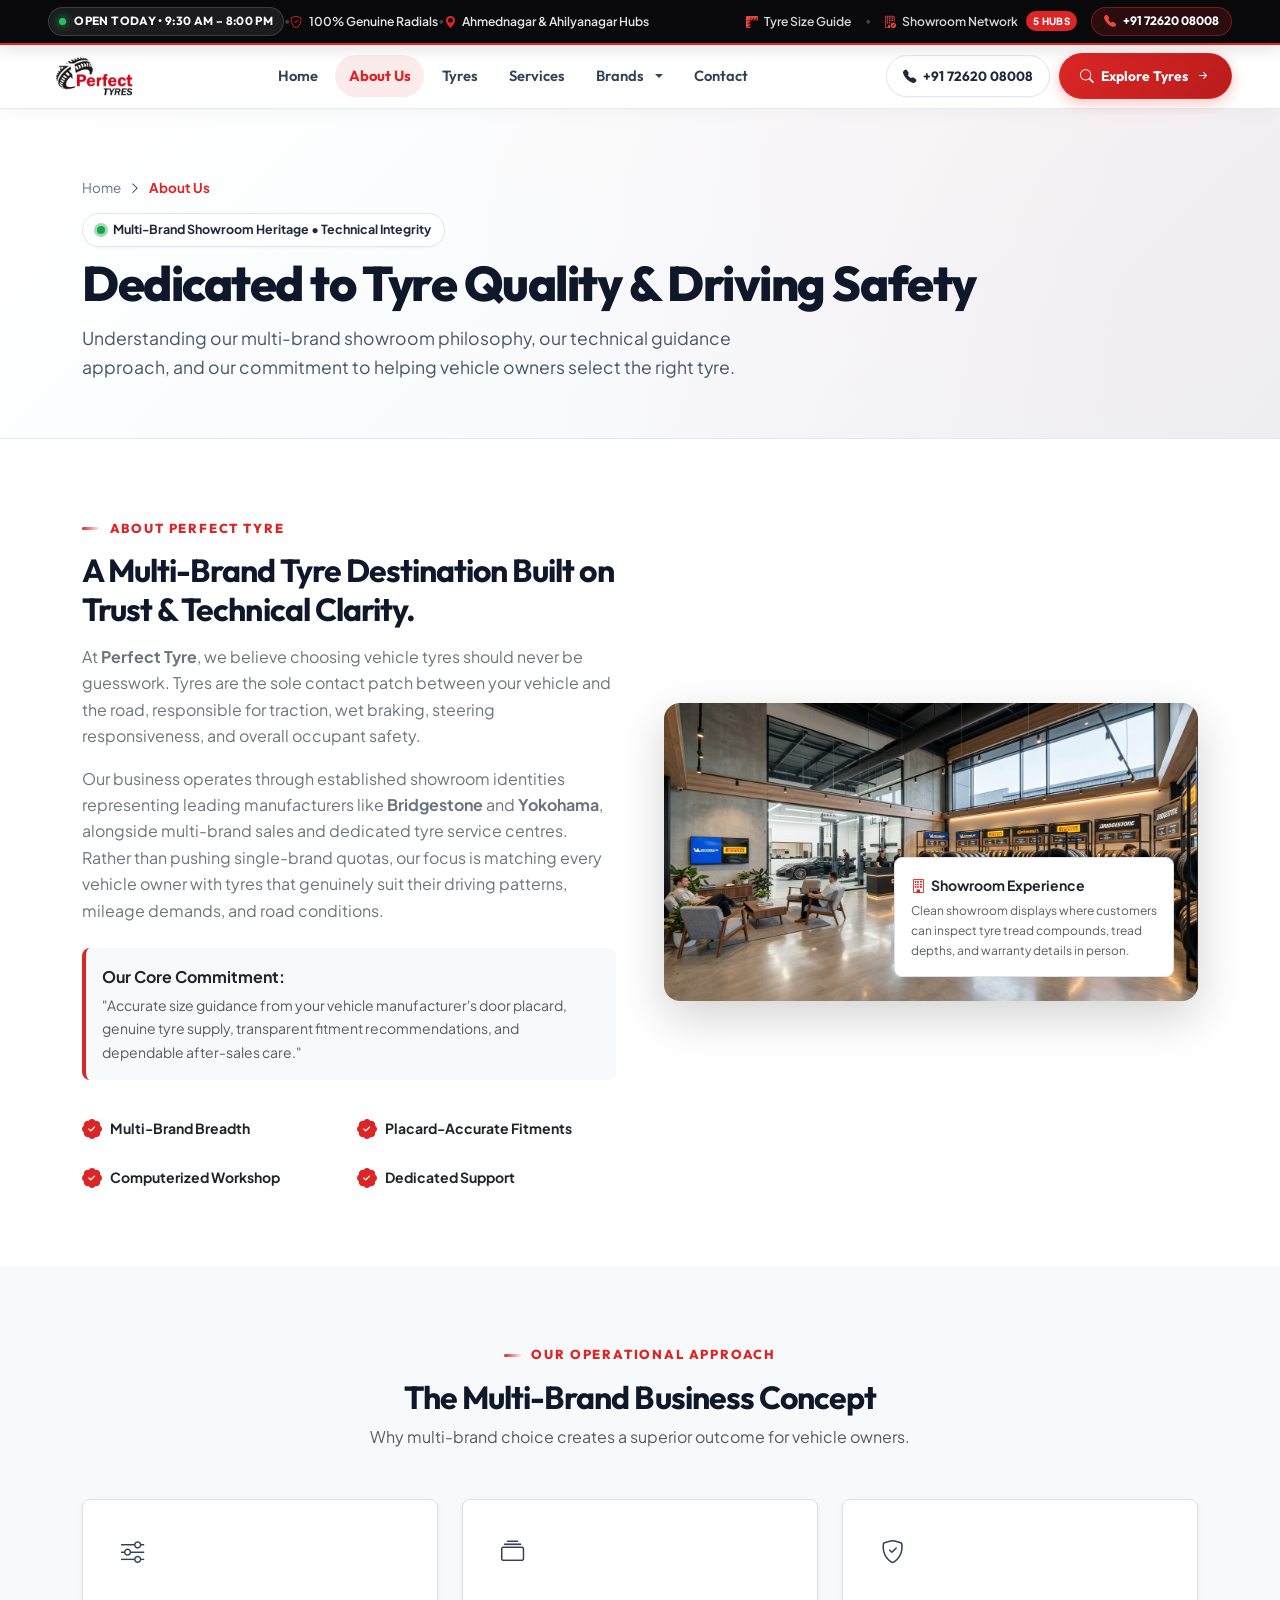
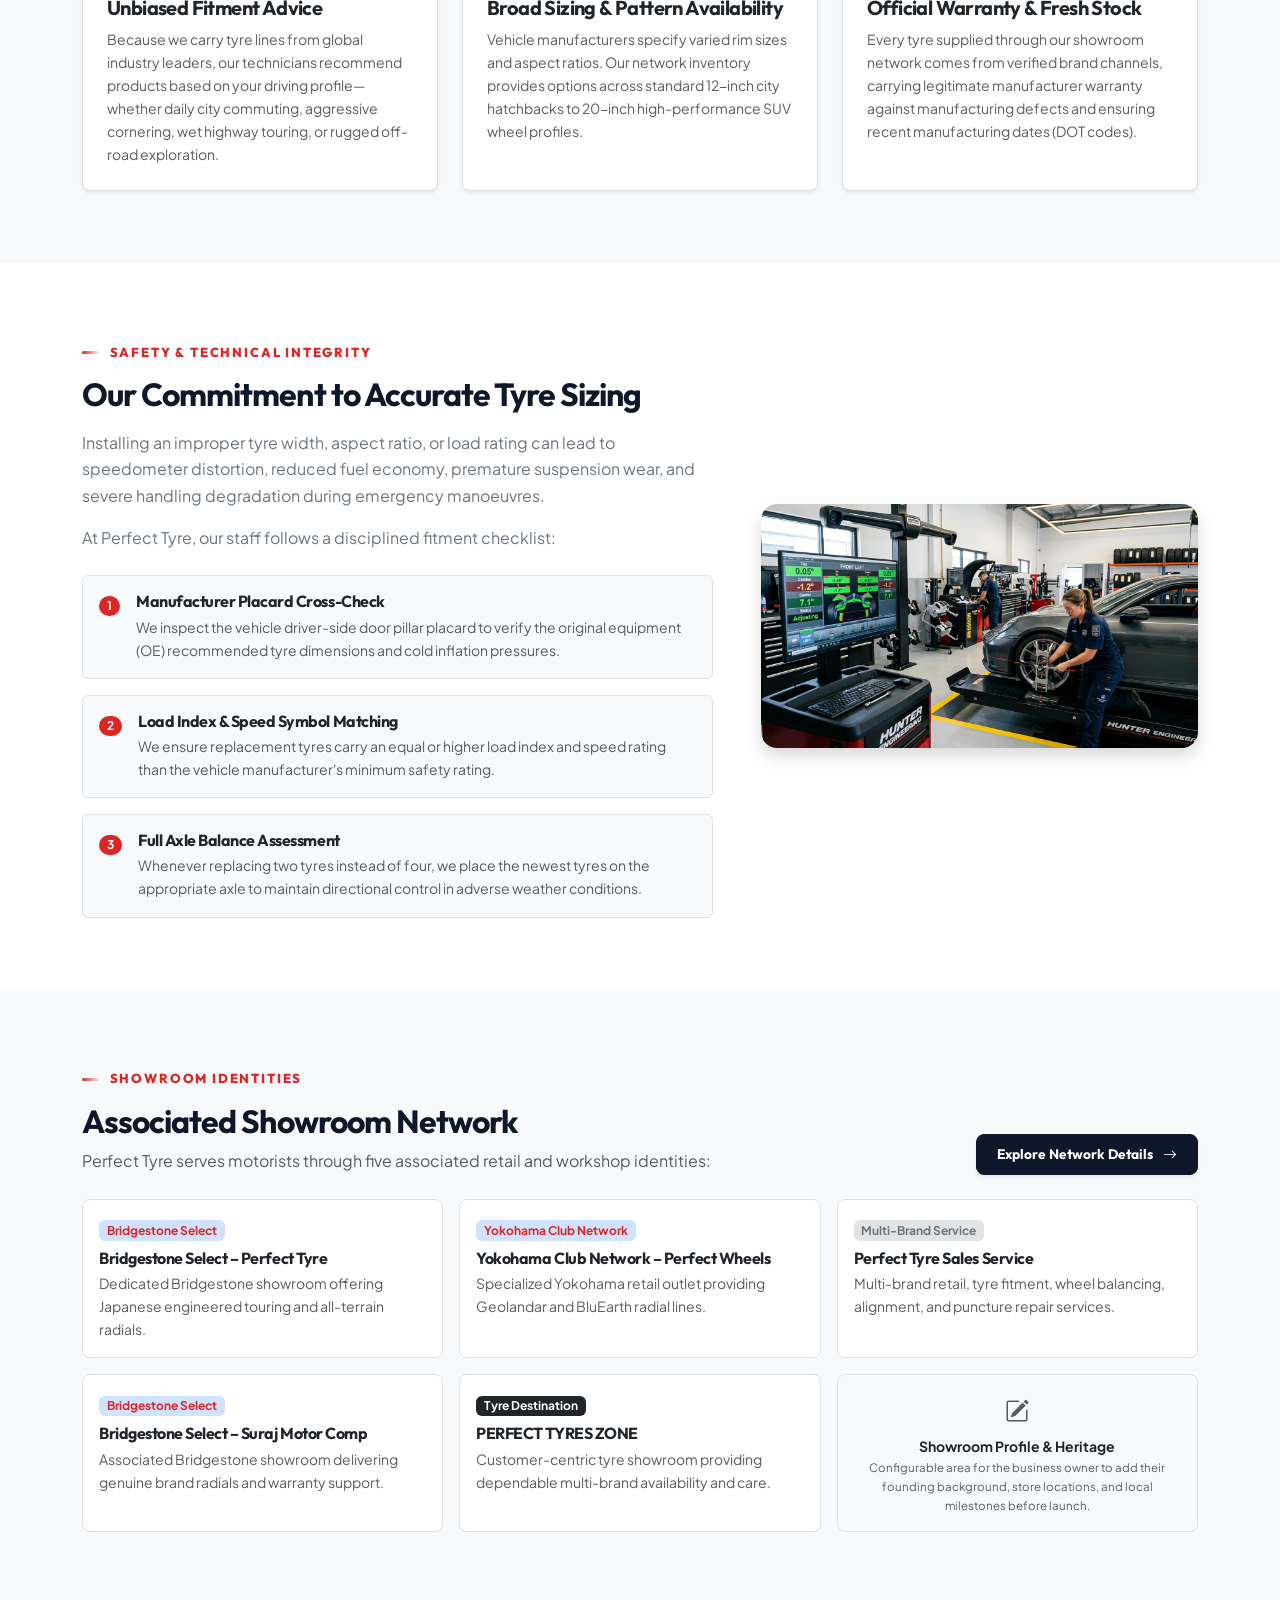
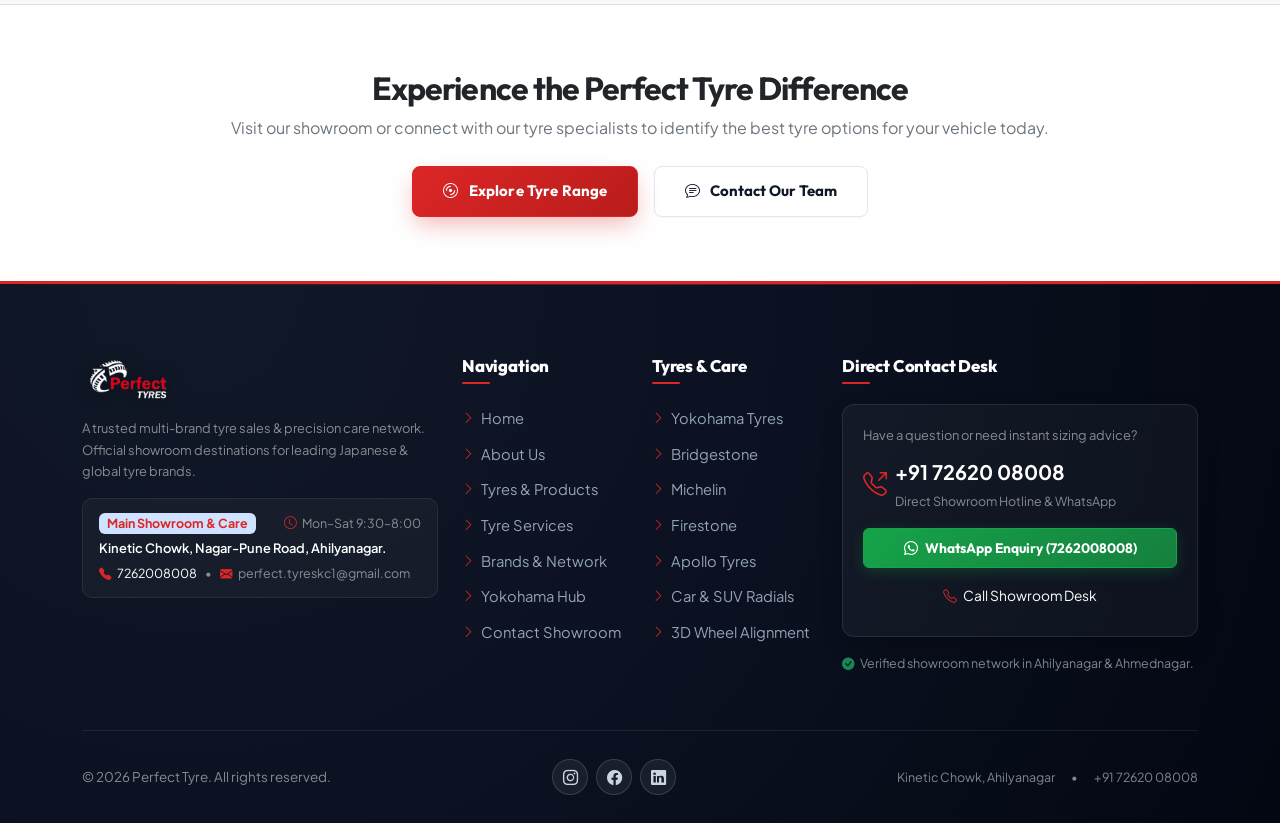
<file: about.html>
﻿<!DOCTYPE html>
<html lang="en">
<head>
  <meta charset="UTF-8">
  <meta name="viewport" content="width=device-width, initial-scale=1.0">
  <title>About Us — Perfect Tyre | Multi-Brand Tyre Showroom & Customer-First Care</title>
  <meta name="description" content="Learn about Perfect Tyre, our multi-brand showroom approach, customer-first tyre selection guidance, and comprehensive tyre sales and workshop services.">
  <meta name="keywords" content="About Perfect Tyre, tyre showroom, multi-brand tyre retail, Bridgestone Select, Yokohama Club Network, automotive tyre specialists">

  <!-- Open Graph -->
  <meta property="og:type" content="website">
  <meta property="og:title" content="About Perfect Tyre — Multi-Brand Showroom & Tyre Care">
  <meta property="og:description" content="Dedicated to quality tyres, transparent guidance, and dependable vehicle tyre fitment.">
  <meta property="og:image" content="assets/images/tyre-showroom.jpg">

  <!-- Google Fonts -->
  <link rel="preconnect" href="https://fonts.googleapis.com">
  <link rel="preconnect" href="https://fonts.gstatic.com" crossorigin>
  <link href="https://fonts.googleapis.com/css2?family=Outfit:wght@400;500;600;700;800;900&family=Plus+Jakarta+Sans:wght@400;500;600;700&family=JetBrains+Mono:wght@500;700&display=swap" rel="stylesheet">

  <!-- Favicon -->
  <link rel="icon" type="image/png" href="assets/images/logo.png">
  <!-- Bootstrap 5.3 CSS & Icons -->
  <link href="https://cdn.jsdelivr.net/npm/bootstrap@5.3.3/dist/css/bootstrap.min.css" rel="stylesheet" integrity="sha384-QWTKZyjpPEjISv5WaRU9OFeRpok6YctnYmDr5pNlyT2bRjXh0JMhjY6hW+ALEwIH" crossorigin="anonymous">
  <link rel="stylesheet" href="https://cdn.jsdelivr.net/npm/bootstrap-icons@1.11.3/font/bootstrap-icons.min.css">

  <!-- Master Custom CSS -->
  <link rel="stylesheet" href="assets/css/style.css">
</head>
<body>

    <!-- Top Bar (Unique High-Performance Contrast Ribbon) -->
  <div class="pt-topbar">
    <div class="container-fluid px-lg-4 px-xl-5">
      <div class="pt-topbar-inner">
        <!-- Left: Live Showroom Status & Operating Hours -->
        <div class="d-flex align-items-center gap-2.5">
          <span class="pt-topbar-status">
            <span class="pt-pulse-dot-green"></span> OPEN TODAY &bull; 9:30 AM &ndash; 8:00 PM
          </span>
          <span class="pt-topbar-sep d-none d-md-inline">&bull;</span>
          <span class="pt-topbar-info-item d-none d-md-inline-flex">
            <i class="bi bi-shield-check text-danger"></i> <span>100% Genuine Radials</span>
          </span>
          <span class="pt-topbar-sep d-none d-lg-inline">&bull;</span>
          <span class="pt-topbar-info-item d-none d-lg-inline-flex">
            <i class="bi bi-geo-alt-fill text-danger"></i> <span>Ahmednagar &amp; Ahilyanagar Hubs</span>
          </span>
        </div>

        <!-- Right: Utility Quick Links & Instant Hotline -->
        <div class="pt-topbar-actions">
          <a href="tyres.html#size-guide" class="pt-topbar-link d-none d-sm-inline-flex">
            <i class="bi bi-rulers"></i> <span>Tyre Size Guide</span>
          </a>
          <span class="pt-topbar-sep d-none d-sm-inline">&bull;</span>
          <a href="brands.html#network" class="pt-topbar-link d-none d-md-inline-flex">
            <i class="bi bi-building-check"></i> <span>Showroom Network</span>
            <span class="pt-topbar-badge-red">5 Hubs</span>
          </a>
          <a href="tel:+917262008008" class="pt-topbar-hotline">
            <i class="bi bi-telephone-fill"></i>
            <span>+91 72620 08008</span>
          </a>
        </div>
      </div>
    </div>
  </div>

  <!-- Header & Navigation -->
  <header class="pt-navbar">
    <div class="container-fluid px-lg-4 px-xl-5">
      <nav class="navbar navbar-expand-lg p-0">
        <!-- Logo -->
        <a class="pt-logo-brand" href="index.html" aria-label="Perfect Tyres Home">
          <img src="assets/images/logo.png" alt="Perfect Tyres" class="pt-logo-img">
        </a>

        <!-- Mobile Toggler -->
        <button class="navbar-toggler border-0 p-2" type="button" data-bs-toggle="collapse" data-bs-target="#ptNavbarNav" aria-controls="ptNavbarNav" aria-expanded="false" aria-label="Toggle navigation">
          <span class="navbar-toggler-icon"></span>
        </button>

        <!-- Navbar Links & Actions -->
        <div class="collapse navbar-collapse" id="ptNavbarNav">
          <ul class="navbar-nav mx-auto my-3 my-lg-0">
            <li class="nav-item">
              <a class="nav-link" href="index.html">Home</a>
            </li>
            <li class="nav-item">
              <a class="nav-link active" href="about.html">About Us</a>
            </li>
            <li class="nav-item">
              <a class="nav-link" href="tyres.html">Tyres</a>
            </li>
            <li class="nav-item">
              <a class="nav-link" href="services.html">Services</a>
            </li>
            <li class="nav-item dropdown">
              <a class="nav-link dropdown-toggle" href="brands.html" id="navbarDropdownBrands" role="button"
                data-bs-toggle="dropdown" aria-expanded="false">
                Brands
              </a>
              <ul class="dropdown-menu pt-dropdown-menu" aria-labelledby="navbarDropdownBrands">
                <li>
                  <a class="dropdown-item pt-dropdown-item d-flex align-items-center gap-2" href="yokohama.html">
                    <span class="pt-brand-dot pt-dot-yokohama"></span>
                    <span class="fw-semibold">Yokohama</span>
                  </a>
                </li>
                <li>
                  <a class="dropdown-item pt-dropdown-item d-flex align-items-center gap-2" href="bridgestone.html">
                    <span class="pt-brand-dot pt-dot-bridgestone"></span>
                    <span class="fw-semibold">Bridgestone</span>
                  </a>
                </li>
                <li>
                  <a class="dropdown-item pt-dropdown-item d-flex align-items-center gap-2" href="michelin.html">
                    <span class="pt-brand-dot pt-dot-michelin"></span>
                    <span class="fw-semibold">Michelin</span>
                  </a>
                </li>
                <li>
                  <a class="dropdown-item pt-dropdown-item d-flex align-items-center gap-2" href="firestone.html">
                    <span class="pt-brand-dot pt-dot-firestone"></span>
                    <span class="fw-semibold">Firestone</span>
                  </a>
                </li>
                <li>
                  <a class="dropdown-item pt-dropdown-item d-flex align-items-center gap-2" href="apollo.html">
                    <span class="pt-brand-dot pt-dot-apollo"></span>
                    <span class="fw-semibold">Apollo Tyres</span>
                  </a>
                </li>
                <li><hr class="dropdown-divider my-1"></li>
                <li>
                  <a class="dropdown-item pt-dropdown-item pt-dropdown-footer d-flex align-items-center justify-content-between" href="brands.html">
                    <span class="fw-bold text-dark">All Brands & 5 Hubs</span>
                    <i class="bi bi-arrow-right text-danger"></i>
                  </a>
                </li>
              </ul>
            </li>
            <li class="nav-item">
              <a class="nav-link" href="contact.html">Contact</a>
            </li>
          </ul>

          <!-- Action Cluster: Call Button + Explore Tyres CTA (Never Wraps) -->
          <div class="pt-header-actions mt-3 mt-lg-0">
            <a href="tel:+917262008008" class="pt-nav-call-btn pt-header-phone-btn">
              <i class="bi bi-telephone-fill text-primary"></i>
              <span>+91 72620 08008</span>
            </a>
            <a href="tyres.html" class="pt-nav-cta-btn">
              <i class="bi bi-search"></i>
              <span>Explore Tyres</span>
              <i class="bi bi-arrow-right-short fs-6"></i>
            </a>
          </div>
        </div>
      </nav>
    </div>
  </header>

  <main>
    <!-- Page Hero Banner -->
    <section class="pt-page-hero">
      <div class="pt-page-hero-overlay"></div>
      <div class="container position-relative z-2">
        <nav aria-label="breadcrumb">
          <div class="pt-breadcrumb">
            <a href="index.html">Home</a>
            <i class="bi bi-chevron-right text-muted-dark small"></i>
            <span>About Us</span>
          </div>
        </nav>
        <div class="mb-2">
          <span class="pt-pulse-badge">
            <span class="pt-pulse-dot"></span> Multi-Brand Showroom Heritage &bull; Technical Integrity
          </span>
        </div>
        <h1 class="pt-page-hero-title">Dedicated to Tyre Quality & Driving Safety</h1>
        <p class="pt-page-hero-lead">
          Understanding our multi-brand showroom philosophy, our technical guidance approach, and our commitment to helping vehicle owners select the right tyre.
        </p>
      </div>
    </section>

    <!-- Editorial Overview Section -->
    <section class="py-5 bg-white">
      <div class="container py-4">
        <div class="row align-items-center g-5">
          <div class="col-lg-6">
            <span class="pt-eyebrow">ABOUT PERFECT TYRE</span>
            <h2 class="pt-display mb-3">A Multi-Brand Tyre Destination Built on Trust & Technical Clarity.</h2>
            <p class="text-secondary">
              At <strong>Perfect Tyre</strong>, we believe choosing vehicle tyres should never be guesswork. Tyres are the sole contact patch between your vehicle and the road, responsible for traction, wet braking, steering responsiveness, and overall occupant safety.
            </p>
            <p class="text-secondary">
              Our business operates through established showroom identities representing leading manufacturers like <strong>Bridgestone</strong> and <strong>Yokohama</strong>, alongside multi-brand sales and dedicated tyre service centres. Rather than pushing single-brand quotas, our focus is matching every vehicle owner with tyres that genuinely suit their driving patterns, mileage demands, and road conditions.
            </p>
            
            <div class="p-3 bg-light rounded-3 border-start border-4 border-primary my-4">
              <div class="fw-bold text-dark mb-1">Our Core Commitment:</div>
              <div class="text-muted small">
                "Accurate size guidance from your vehicle manufacturer's door placard, genuine tyre supply, transparent fitment recommendations, and dependable after-sales care."
              </div>
            </div>

            <div class="row g-3 pt-2">
              <div class="col-sm-6">
                <div class="d-flex align-items-center gap-2">
                  <i class="bi bi-patch-check-fill text-primary fs-5"></i>
                  <span class="fw-bold small text-dark">Multi-Brand Breadth</span>
                </div>
              </div>
              <div class="col-sm-6">
                <div class="d-flex align-items-center gap-2">
                  <i class="bi bi-patch-check-fill text-primary fs-5"></i>
                  <span class="fw-bold small text-dark">Placard-Accurate Fitments</span>
                </div>
              </div>
              <div class="col-sm-6">
                <div class="d-flex align-items-center gap-2">
                  <i class="bi bi-patch-check-fill text-primary fs-5"></i>
                  <span class="fw-bold small text-dark">Computerized Workshop</span>
                </div>
              </div>
              <div class="col-sm-6">
                <div class="d-flex align-items-center gap-2">
                  <i class="bi bi-patch-check-fill text-primary fs-5"></i>
                  <span class="fw-bold small text-dark">Dedicated Support</span>
                </div>
              </div>
            </div>
          </div>

          <div class="col-lg-6">
            <div class="position-relative">
              <img src="assets/images/tyre-showroom.jpg" alt="Interior view of modern tyre showroom with branded display racks" class="rounded-4 shadow-lg w-100" loading="lazy">
              <div class="p-3 bg-white text-dark rounded-3 position-absolute bottom-0 end-0 m-4 shadow-md d-none d-sm-block border" style="max-width: 280px;">
                <div class="fw-bold small mb-1 text-dark"><i class="bi bi-building me-1 text-primary"></i> Showroom Experience</div>
                <div class="text-muted" style="font-size: 0.75rem;">
                  Clean showroom displays where customers can inspect tyre tread compounds, tread depths, and warranty details in person.
                </div>
              </div>
            </div>
          </div>
        </div>
      </div>
    </section>

    <!-- The Multi-Brand Showroom Concept -->
    <section class="py-5 bg-light">
      <div class="container py-4">
        <div class="text-center max-w-700 mx-auto mb-5">
          <span class="pt-eyebrow">OUR OPERATIONAL APPROACH</span>
          <h2 class="pt-display mb-2">The Multi-Brand Business Concept</h2>
          <p class="text-muted">
            Why multi-brand choice creates a superior outcome for vehicle owners.
          </p>
        </div>

        <div class="row g-4">
          <div class="col-md-4">
            <div class="p-4 bg-white rounded-3 border h-100 shadow-sm">
              <div class="pt-trust-icon mb-3">
                <i class="bi bi-sliders"></i>
              </div>
              <h3 class="h5 fw-bold text-dark mb-2">Unbiased Fitment Advice</h3>
              <p class="text-muted small mb-0">
                Because we carry tyre lines from global industry leaders, our technicians recommend products based on your driving profile—whether daily city commuting, aggressive cornering, wet highway touring, or rugged off-road exploration.
              </p>
            </div>
          </div>

          <div class="col-md-4">
            <div class="p-4 bg-white rounded-3 border h-100 shadow-sm">
              <div class="pt-trust-icon mb-3">
                <i class="bi bi-collection"></i>
              </div>
              <h3 class="h5 fw-bold text-dark mb-2">Broad Sizing & Pattern Availability</h3>
              <p class="text-muted small mb-0">
                Vehicle manufacturers specify varied rim sizes and aspect ratios. Our network inventory provides options across standard 12-inch city hatchbacks to 20-inch high-performance SUV wheel profiles.
              </p>
            </div>
          </div>

          <div class="col-md-4">
            <div class="p-4 bg-white rounded-3 border h-100 shadow-sm">
              <div class="pt-trust-icon mb-3">
                <i class="bi bi-shield-check"></i>
              </div>
              <h3 class="h5 fw-bold text-dark mb-2">Official Warranty & Fresh Stock</h3>
              <p class="text-muted small mb-0">
                Every tyre supplied through our showroom network comes from verified brand channels, carrying legitimate manufacturer warranty against manufacturing defects and ensuring recent manufacturing dates (DOT codes).
              </p>
            </div>
          </div>
        </div>
      </div>
    </section>

    <!-- Technical Sizing Guidance Commitment -->
    <section class="py-5 bg-white">
      <div class="container py-4">
        <div class="row align-items-center g-5">
          <div class="col-lg-5 order-lg-2">
            <img src="assets/images/service-workshop.jpg" alt="Computerized 3D wheel alignment and technician calibrating suspension" class="rounded-4 shadow w-100" loading="lazy">
          </div>
          <div class="col-lg-7 order-lg-1">
            <span class="pt-eyebrow">SAFETY & TECHNICAL INTEGRITY</span>
            <h2 class="pt-display mb-3">Our Commitment to Accurate Tyre Sizing</h2>
            <p class="text-secondary mb-3">
              Installing an improper tyre width, aspect ratio, or load rating can lead to speedometer distortion, reduced fuel economy, premature suspension wear, and severe handling degradation during emergency manoeuvres.
            </p>
            <p class="text-secondary mb-4">
              At Perfect Tyre, our staff follows a disciplined fitment checklist:
            </p>

            <div class="d-flex flex-column gap-3">
              <div class="p-3 bg-light rounded border d-flex gap-3 align-items-start">
                <span class="badge bg-primary rounded-pill px-2 py-1 mt-1">1</span>
                <div>
                  <h4 class="h6 fw-bold text-dark mb-1">Manufacturer Placard Cross-Check</h4>
                  <p class="text-muted small mb-0">We inspect the vehicle driver-side door pillar placard to verify the original equipment (OE) recommended tyre dimensions and cold inflation pressures.</p>
                </div>
              </div>

              <div class="p-3 bg-light rounded border d-flex gap-3 align-items-start">
                <span class="badge bg-primary rounded-pill px-2 py-1 mt-1">2</span>
                <div>
                  <h4 class="h6 fw-bold text-dark mb-1">Load Index & Speed Symbol Matching</h4>
                  <p class="text-muted small mb-0">We ensure replacement tyres carry an equal or higher load index and speed rating than the vehicle manufacturer's minimum safety rating.</p>
                </div>
              </div>

              <div class="p-3 bg-light rounded border d-flex gap-3 align-items-start">
                <span class="badge bg-primary rounded-pill px-2 py-1 mt-1">3</span>
                <div>
                  <h4 class="h6 fw-bold text-dark mb-1">Full Axle Balance Assessment</h4>
                  <p class="text-muted small mb-0">Whenever replacing two tyres instead of four, we place the newest tyres on the appropriate axle to maintain directional control in adverse weather conditions.</p>
                </div>
              </div>
            </div>
          </div>
        </div>
      </div>
    </section>

    <!-- Business Network Section -->
    <section class="py-5 bg-light" id="about-network">
      <div class="container py-4">
        <div class="row align-items-end mb-4">
          <div class="col-lg-8">
            <span class="pt-eyebrow">SHOWROOM IDENTITIES</span>
            <h2 class="pt-display mb-2">Associated Showroom Network</h2>
            <p class="text-muted mb-0">
              Perfect Tyre serves motorists through five associated retail and workshop identities:
            </p>
          </div>
          <div class="col-lg-4 text-lg-end mt-3 mt-lg-0">
            <a href="brands.html" class="btn btn-pt-dark btn-pt-sm">
              Explore Network Details <i class="bi bi-arrow-right"></i>
            </a>
          </div>
        </div>

        <div class="row g-3">
          <div class="col-md-6 col-lg-4">
            <div class="p-3 bg-white border rounded-3 h-100">
              <span class="badge bg-primary-subtle text-primary fw-bold small mb-2">Bridgestone Select</span>
              <h3 class="h6 fw-bold text-dark mb-1">Bridgestone Select – Perfect Tyre</h3>
              <p class="text-muted small mb-0">Dedicated Bridgestone showroom offering Japanese engineered touring and all-terrain radials.</p>
            </div>
          </div>

          <div class="col-md-6 col-lg-4">
            <div class="p-3 bg-white border rounded-3 h-100">
              <span class="badge bg-primary-subtle text-primary fw-bold small mb-2">Yokohama Club Network</span>
              <h3 class="h6 fw-bold text-dark mb-1">Yokohama Club Network – Perfect Wheels</h3>
              <p class="text-muted small mb-0">Specialized Yokohama retail outlet providing Geolandar and BluEarth radial lines.</p>
            </div>
          </div>

          <div class="col-md-6 col-lg-4">
            <div class="p-3 bg-white border rounded-3 h-100">
              <span class="badge bg-secondary-subtle text-secondary fw-bold small mb-2">Multi-Brand Service</span>
              <h3 class="h6 fw-bold text-dark mb-1">Perfect Tyre Sales Service</h3>
              <p class="text-muted small mb-0">Multi-brand retail, tyre fitment, wheel balancing, alignment, and puncture repair services.</p>
            </div>
          </div>

          <div class="col-md-6 col-lg-4">
            <div class="p-3 bg-white border rounded-3 h-100">
              <span class="badge bg-primary-subtle text-primary fw-bold small mb-2">Bridgestone Select</span>
              <h3 class="h6 fw-bold text-dark mb-1">Bridgestone Select – Suraj Motor Comp</h3>
              <p class="text-muted small mb-0">Associated Bridgestone showroom delivering genuine brand radials and warranty support.</p>
            </div>
          </div>

          <div class="col-md-6 col-lg-4">
            <div class="p-3 bg-white border rounded-3 h-100">
              <span class="badge bg-dark text-white fw-bold small mb-2">Tyre Destination</span>
              <h3 class="h6 fw-bold text-dark mb-1">PERFECT TYRES ZONE</h3>
              <p class="text-muted small mb-0">Customer-centric tyre showroom providing dependable multi-brand availability and care.</p>
            </div>
          </div>

          <!-- Business Story Placeholder Area for Owner Customization -->
          <div class="col-md-6 col-lg-4">
            <div class="p-3 bg-light border border-dashed rounded-3 h-100 d-flex flex-column justify-content-center text-center">
              <i class="bi bi-pencil-square text-muted fs-4 mb-1"></i>
              <div class="fw-bold text-dark small">Showroom Profile & Heritage</div>
              <div class="text-muted" style="font-size: 0.72rem;">
                Configurable area for the business owner to add their founding background, store locations, and local milestones before launch.
              </div>
            </div>
          </div>
        </div>
      </div>
    </section>

    <!-- Bottom Action CTA -->
    <section class="py-5 bg-white border-top">
      <div class="container py-3 text-center">
        <h2 class="pt-display text-dark mb-2">Experience the Perfect Tyre Difference</h2>
        <p class="text-secondary max-w-700 mx-auto mb-4">
          Visit our showroom or connect with our tyre specialists to identify the best tyre options for your vehicle today.
        </p>
        <div class="d-flex flex-wrap justify-content-center gap-3">
          <a href="tyres.html" class="btn btn-pt-primary">
            <i class="bi bi-disc"></i> Explore Tyre Range
          </a>
          <a href="contact.html" class="btn btn-pt-outline-dark">
            <i class="bi bi-chat-text"></i> Contact Our Team
          </a>
        </div>
      </div>
    </section>
  </main>

  <!-- Footer -->
  <footer class="pt-footer">
    <div class="container">
      <!-- Main Footer Grid -->
      <div class="row g-4 justify-content-between">
        <!-- Col 1: Brand Info & Showroom Hub -->
        <div class="col-lg-4 col-md-6">
          <a class="pt-logo-brand mb-3" href="index.html" aria-label="Perfect Tyres Home">
            <img src="assets/images/logo-light.png" alt="Perfect Tyres" class="pt-footer-logo-img">
          </a>
          <p class="text-white-50 small mb-3">
            A trusted multi-brand tyre sales &amp; precision care network. Official showroom destinations for leading Japanese &amp; global tyre brands.
          </p>

          <!-- Branch: Ahilyanagar -->
          <div class="pt-footer-branch-card">
            <div class="d-flex align-items-center justify-content-between mb-1">
              <span class="badge bg-primary-subtle text-primary fw-bold xs-small">Main Showroom &amp; Care</span>
              <span class="xs-small text-white-50"><i class="bi bi-clock me-1 text-primary"></i> Mon&ndash;Sat 9:30&ndash;8:00</span>
            </div>
            <div class="text-white fw-semibold small mb-1">Kinetic Chowk, Nagar-Pune Road, Ahilyanagar.</div>
            <div class="d-flex flex-wrap gap-2 xs-small text-white-50">
              <a href="tel:+917262008008" class="text-white text-decoration-none"><i class="bi bi-telephone-fill text-danger me-1"></i> 7262008008</a>
              <span>&bull;</span>
              <a href="mailto:perfect.tyreskc1@gmail.com" class="text-white-50 text-decoration-none"><i class="bi bi-envelope-fill text-danger me-1"></i> perfect.tyreskc1@gmail.com</a>
            </div>
          </div>
        </div>

        <!-- Col 2: Navigation -->
        <div class="col-lg-2 col-md-3 col-6">
          <h5>Navigation</h5>
          <ul class="pt-footer-links">
            <li><a href="index.html"><i class="bi bi-chevron-right text-danger small"></i> Home</a></li>
            <li><a href="about.html"><i class="bi bi-chevron-right text-danger small"></i> About Us</a></li>
            <li><a href="tyres.html"><i class="bi bi-chevron-right text-danger small"></i> Tyres &amp; Products</a></li>
            <li><a href="services.html"><i class="bi bi-chevron-right text-danger small"></i> Tyre Services</a></li>
            <li><a href="brands.html"><i class="bi bi-chevron-right text-danger small"></i> Brands &amp; Network</a></li>
            <li><a href="yokohama.html"><i class="bi bi-chevron-right text-danger small"></i> Yokohama Hub</a></li>
            <li><a href="contact.html"><i class="bi bi-chevron-right text-danger small"></i> Contact Showroom</a></li>
          </ul>
        </div>

        <!-- Col 3: Categories & Brands -->
        <div class="col-lg-2 col-md-3 col-6">
          <h5>Tyres &amp; Care</h5>
          <ul class="pt-footer-links">
            <li><a href="yokohama.html"><i class="bi bi-chevron-right text-danger small"></i> Yokohama Tyres</a></li>
            <li><a href="bridgestone.html"><i class="bi bi-chevron-right text-danger small"></i> Bridgestone</a></li>
            <li><a href="michelin.html"><i class="bi bi-chevron-right text-danger small"></i> Michelin</a></li>
            <li><a href="firestone.html"><i class="bi bi-chevron-right text-danger small"></i> Firestone</a></li>
            <li><a href="apollo.html"><i class="bi bi-chevron-right text-danger small"></i> Apollo Tyres</a></li>
            <li><a href="tyres.html?cat=car"><i class="bi bi-chevron-right text-danger small"></i> Car &amp; SUV Radials</a></li>
            <li><a href="services.html"><i class="bi bi-chevron-right text-danger small"></i> 3D Wheel Alignment</a></li>
          </ul>
        </div>

        <!-- Col 4: Direct Help Desk & Fast Contact -->
        <div class="col-lg-4 col-md-6">
          <h5>Direct Contact Desk</h5>
          <div class="pt-footer-desk-card">
            <div class="text-white-50 small mb-2">Have a question or need instant sizing advice?</div>
            <div class="d-flex align-items-center gap-2 mb-3">
              <i class="bi bi-telephone-outbound text-danger fs-4"></i>
              <div>
                <a href="tel:+917262008008" class="fs-5 fw-bold text-white text-decoration-none d-block">+91 72620 08008</a>
                <span class="text-white-50 xs-small">Direct Showroom Hotline &amp; WhatsApp</span>
              </div>
            </div>
            <div class="d-grid gap-2">
              <button type="button" class="btn btn-pt-whatsapp btn-pt-sm w-100 js-whatsapp-enquire" data-category="General Tyre Enquiry" data-service="Showroom Assistance">
                <i class="bi bi-whatsapp me-1"></i> WhatsApp Enquiry (7262008008)
              </button>
              <a href="tel:+917262008008" class="btn btn-pt-outline btn-pt-sm text-white w-100">
                <i class="bi bi-telephone me-1 text-danger"></i> Call Showroom Desk
              </a>
            </div>
          </div>
          <div class="mt-3 text-white-50 xs-small">
            <i class="bi bi-check-circle-fill text-success me-1"></i> Verified showroom network in Ahilyanagar &amp; Ahmednagar.
          </div>
        </div>
      </div>

      <!-- Footer Bottom -->
      <div class="pt-footer-bottom d-flex flex-column flex-md-row justify-content-between align-items-center gap-3">
        <p class="mb-0 text-white-50">
          &copy; 2026 Perfect Tyre. All rights reserved.
        </p>
        <div class="pt-footer-socials d-flex align-items-center gap-2">
          <a href="https://www.instagram.com/" target="_blank" rel="noopener noreferrer" class="pt-social-btn pt-social-instagram" aria-label="Instagram">
            <i class="bi bi-instagram"></i>
          </a>
          <a href="https://www.facebook.com/" target="_blank" rel="noopener noreferrer" class="pt-social-btn pt-social-facebook" aria-label="Facebook">
            <i class="bi bi-facebook"></i>
          </a>
          <a href="https://www.linkedin.com/" target="_blank" rel="noopener noreferrer" class="pt-social-btn pt-social-linkedin" aria-label="LinkedIn">
            <i class="bi bi-linkedin"></i>
          </a>
        </div>
        <div class="d-flex flex-wrap gap-3 text-white-50 xs-small">
          <span>Kinetic Chowk, Ahilyanagar</span>
          <span>&bull;</span>
          <a href="tel:+917262008008" class="text-white-50 text-decoration-none">+91 72620 08008</a>
        </div>
      </div>
    </div>
  </footer>

  <!-- Floating Quick Action Bar -->
  <div class="pt-floating-quick-bar" aria-label="Quick contact actions">
    <a href="tel:+917262008008" class="pt-floating-pill-btn btn-pt-outline-dark pt-header-phone-btn">
      <i class="bi bi-telephone-fill text-primary"></i> Call 7262008008
    </a>
    <button type="button" class="pt-floating-pill-btn btn-pt-whatsapp js-whatsapp-enquire" data-category="About Us Enquiry" data-service="Showroom Assistance">
      <i class="bi bi-whatsapp"></i> <span class="pt-floating-btn-text">WhatsApp Chat</span>
    </button>
  </div>

  <!-- Back to Top Button -->
  <button type="button" class="pt-back-to-top" aria-label="Back to Top">
    <i class="bi bi-chevron-up"></i>
  </button>

  <!-- Bootstrap 5.3 Bundle JS -->
  <script src="https://cdn.jsdelivr.net/npm/bootstrap@5.3.3/dist/js/bootstrap.bundle.min.js" integrity="sha384-YvpcrYf0tY3lHB60NNkmXc5s9fDVZLESaAA55NDzOxhy9GkcIdslK1eN7N6jIeHz" crossorigin="anonymous"></script>
  <script src="assets/js/main.js"></script>
</body>
</html>
</file>
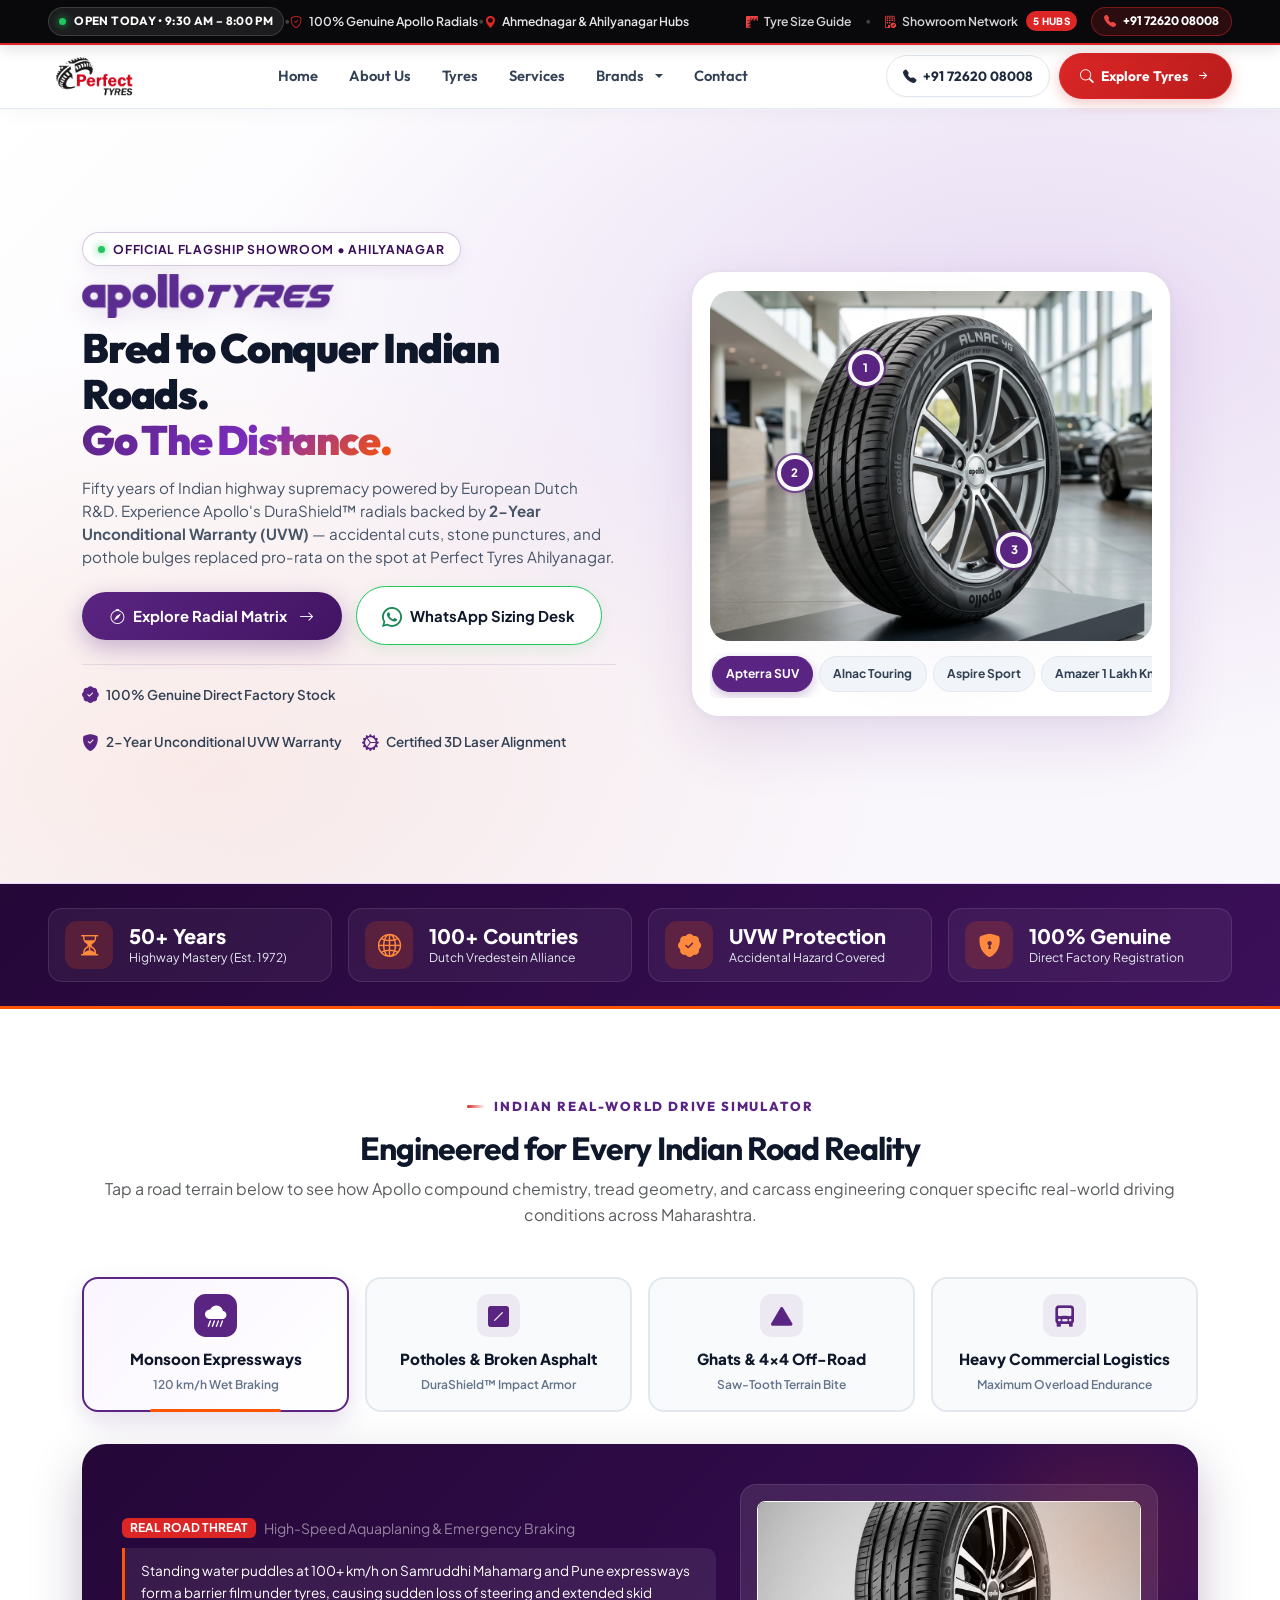
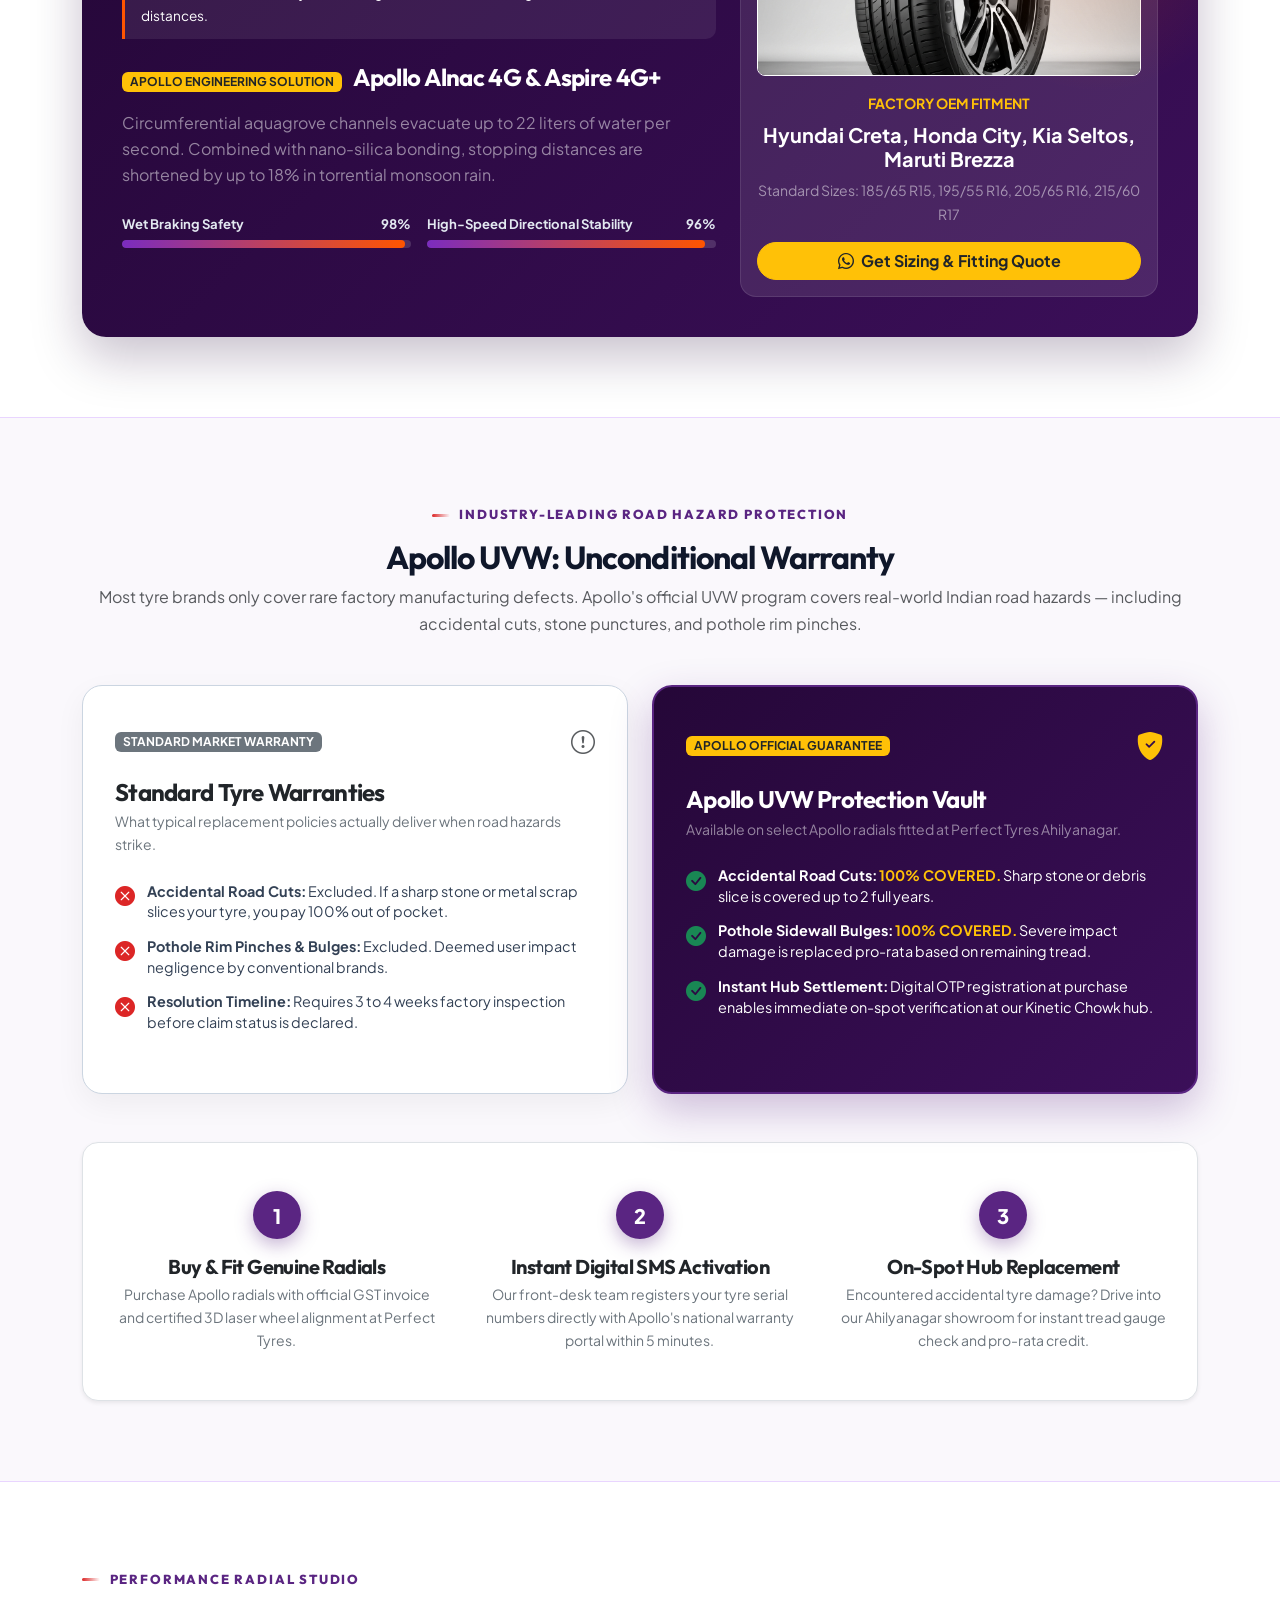
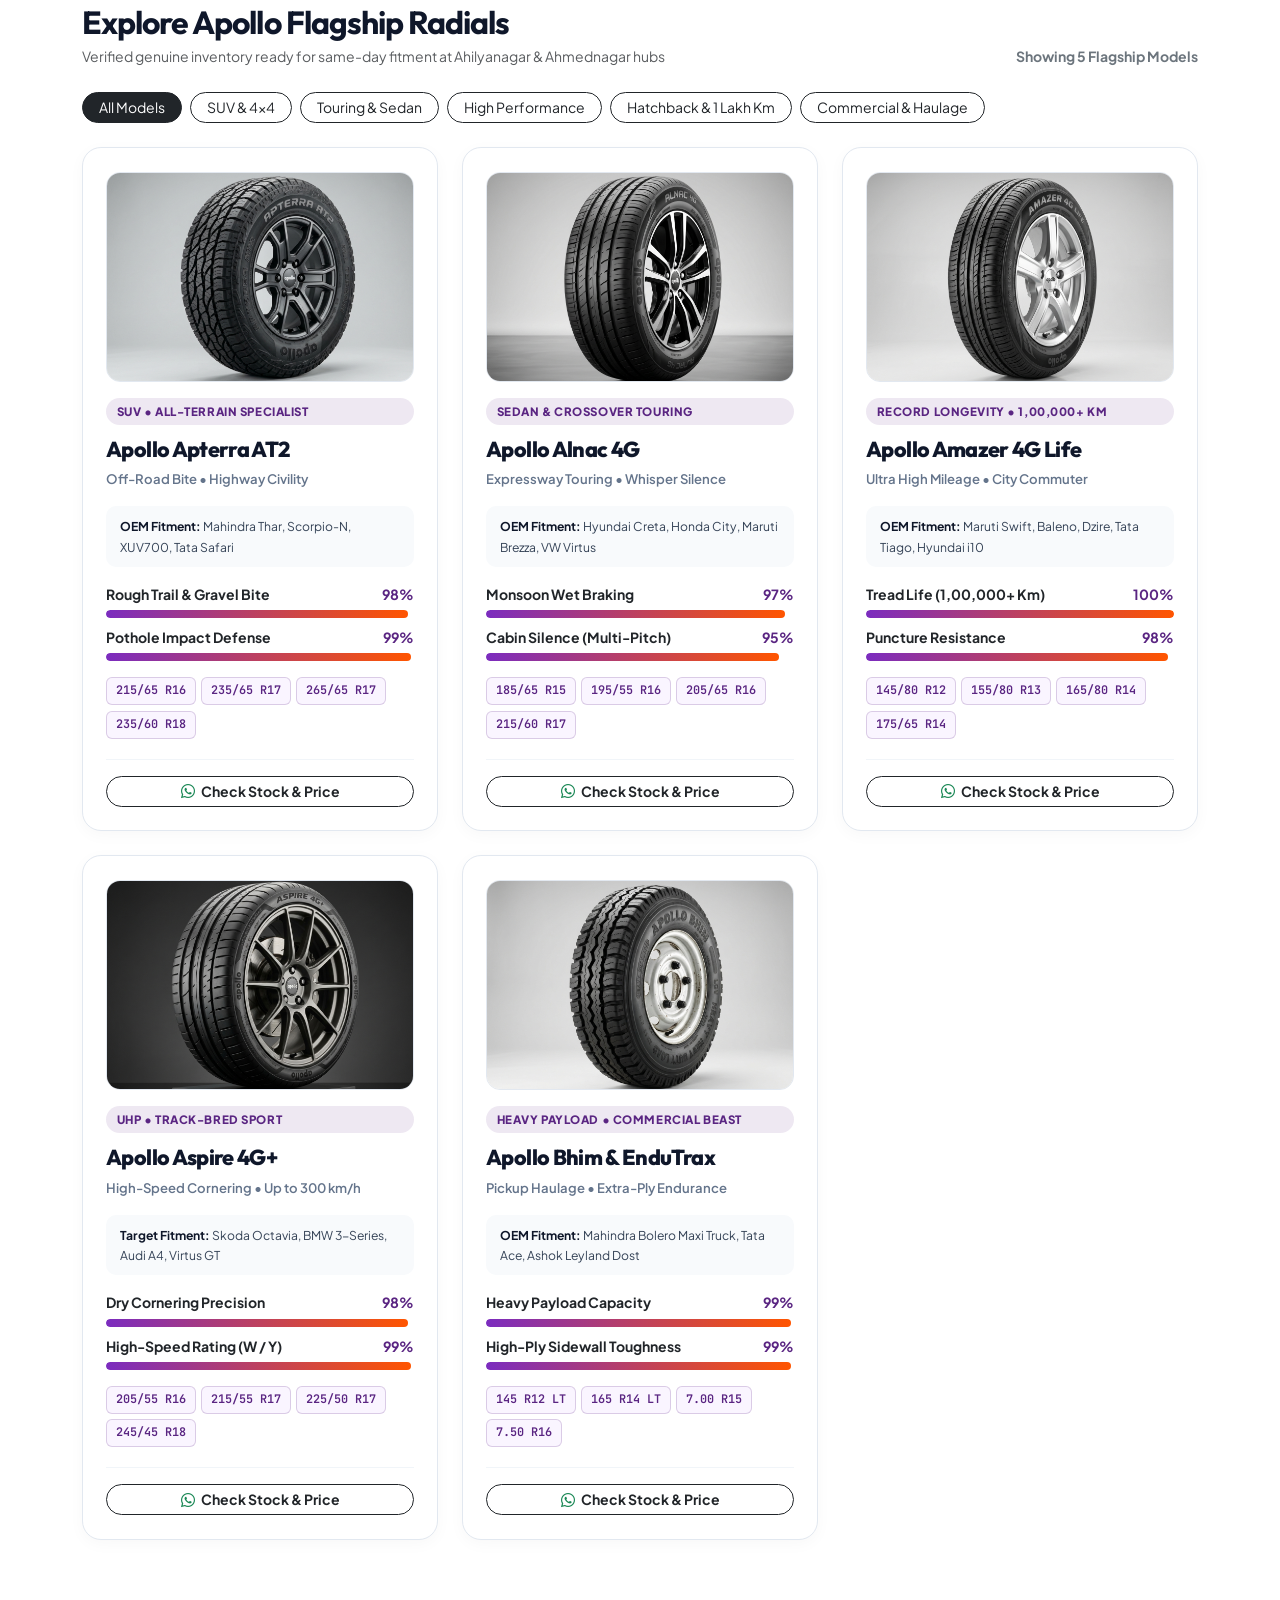
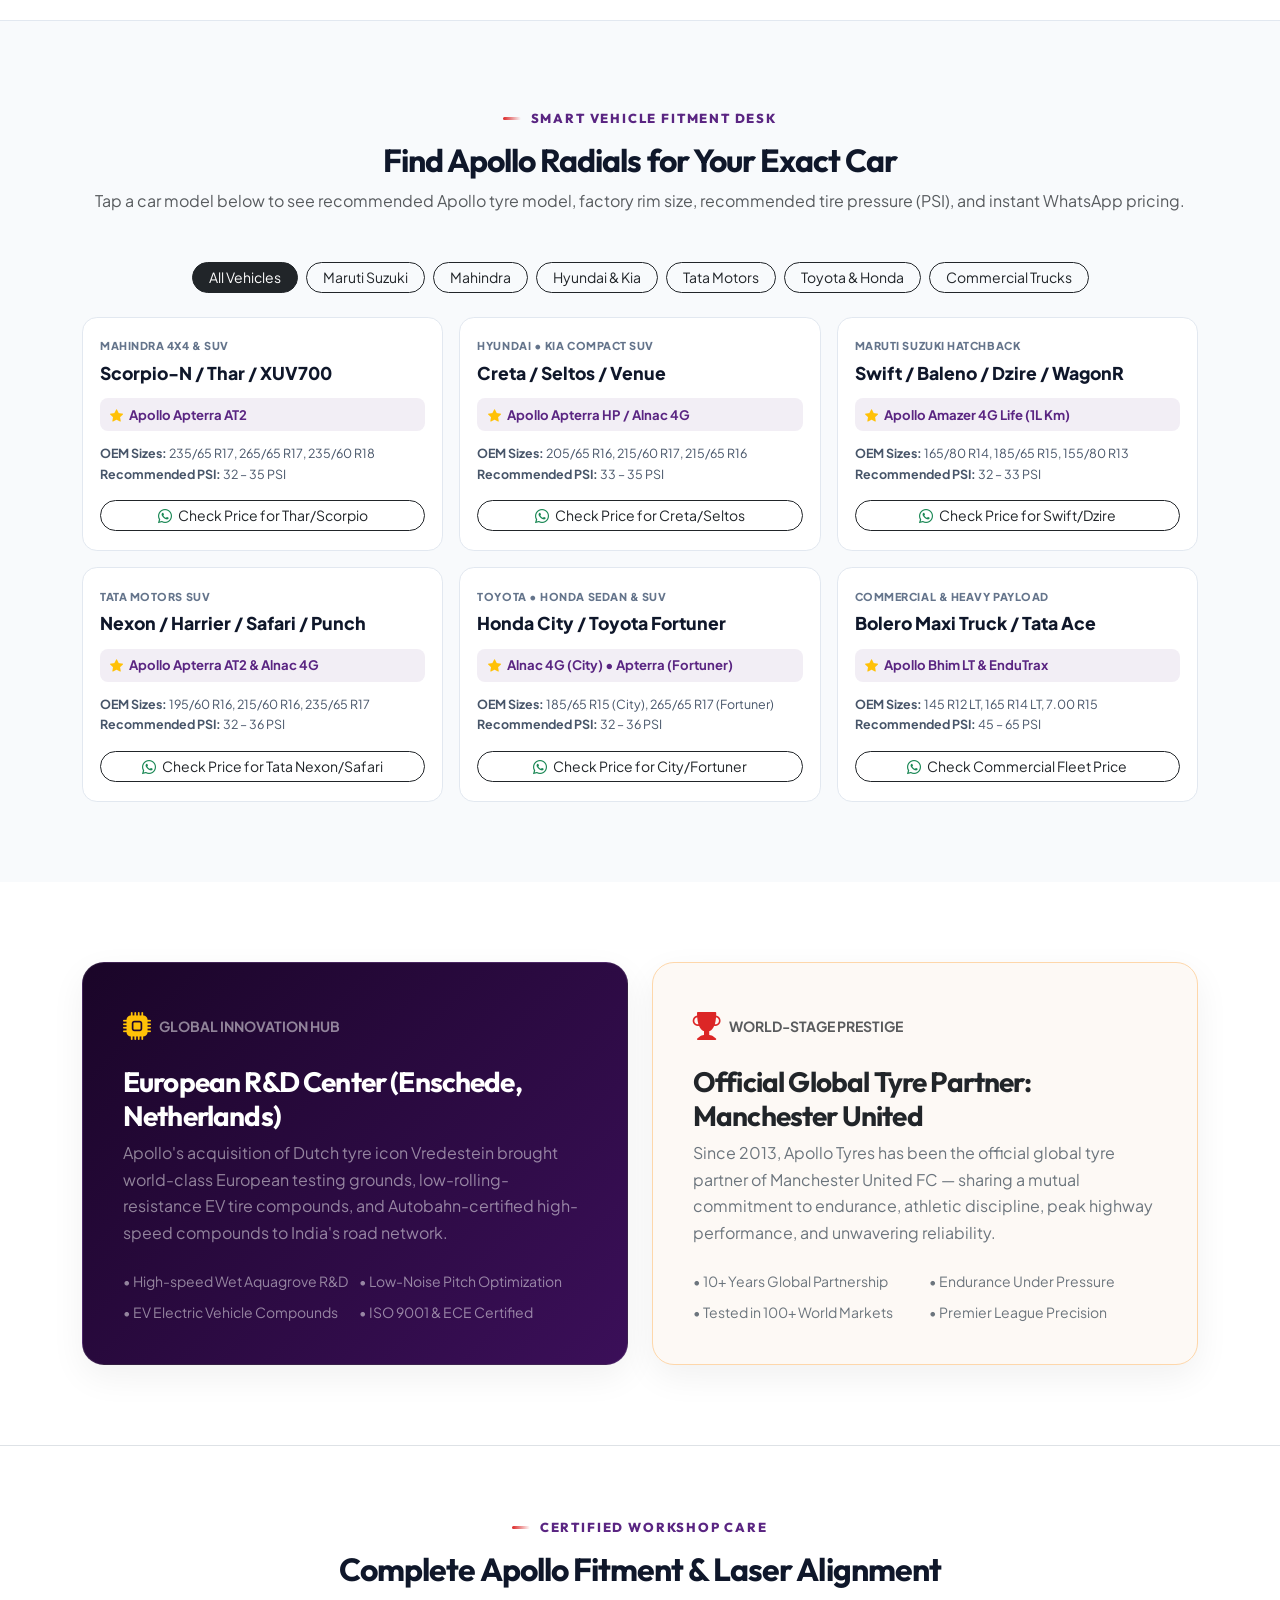
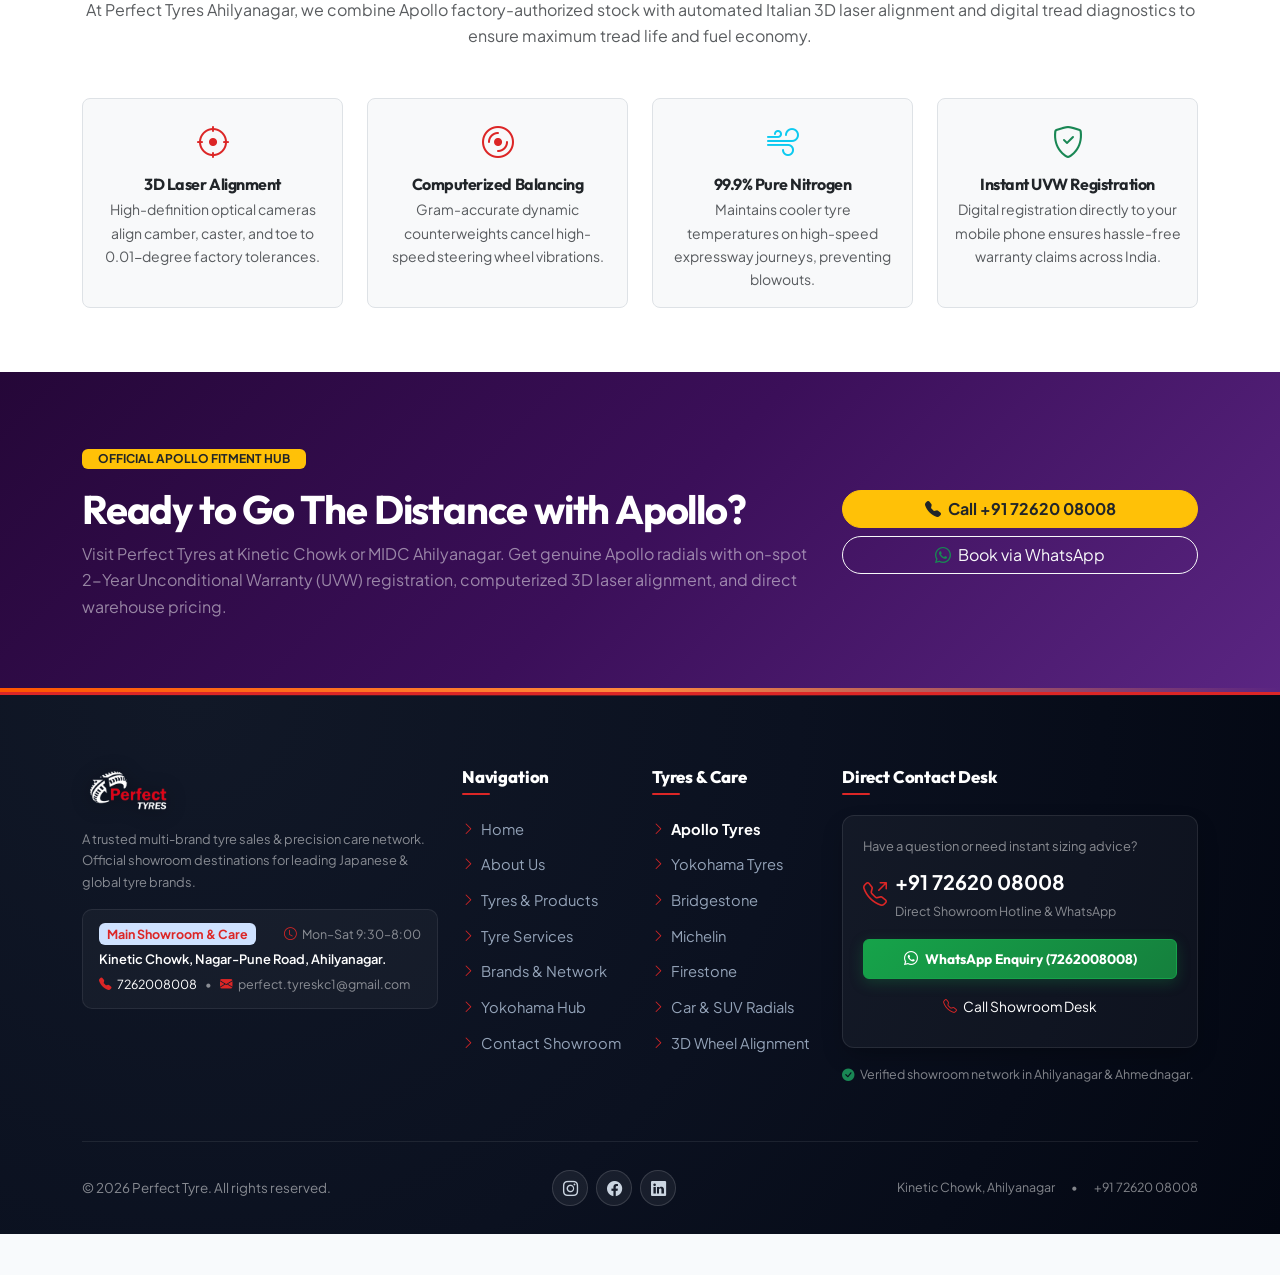
<file: apollo.html>
<!DOCTYPE html>
<html lang="en">

<head>
  <meta charset="UTF-8">
  <meta name="viewport" content="width=device-width, initial-scale=1.0">
  <title>Apollo Tyres Showroom | Go The Distance &amp; Unconditional Warranty | Perfect Tyres</title>
  <meta name="description"
    content="Official Apollo Tyres authorized flagship showroom at Perfect Tyres Ahilyanagar. Explore Apterra AT2, Alnac 4G, Aspire 4G+, and Amazer 4G Life with certified 3D laser alignment and official Unconditional Warranty (UVW).">
  <meta name="keywords"
    content="Apollo tyres, Apollo Apterra AT2, Apollo Alnac 4G, Apollo Amazer 4G Life, Apollo Aspire, Apollo Bhim, Apollo tyres Ahilyanagar, Apollo tyres Ahmednagar, tyre showroom, UVW warranty">
  <meta name="author" content="Perfect Tyres">

  <!-- Open Graph -->
  <meta property="og:type" content="website">
  <meta property="og:title" content="Apollo Tyres &mdash; Go The Distance | Perfect Tyres">
  <meta property="og:description"
    content="Experience 50+ years of Indian road dominance and European engineering. Explore Apterra SUV, Alnac touring, and Amazer radials at Perfect Tyres.">
  <meta property="og:image" content="assets/images/tyre-slide-apollo.jpg">

  <!-- Google Fonts -->
  <link rel="preconnect" href="https://fonts.googleapis.com">
  <link rel="preconnect" href="https://fonts.gstatic.com" crossorigin>
  <link
    href="https://fonts.googleapis.com/css2?family=Outfit:wght@400;500;600;700;800;900&family=Plus+Jakarta+Sans:wght@400;500;600;700;800&family=JetBrains+Mono:wght@500;700&display=swap"
    rel="stylesheet">

  <!-- Favicon -->
  <link rel="icon" type="image/png" href="assets/images/logo.png">

  <!-- Bootstrap 5.3 CSS -->
  <link href="https://cdn.jsdelivr.net/npm/bootstrap@5.3.3/dist/css/bootstrap.min.css" rel="stylesheet"
    integrity="sha384-QWTKZyjpPEjISv5WaRU9OFeRpok6YctnYmDr5pNlyT2bRjXh0JMhjY6hW+ALEwIH" crossorigin="anonymous">

  <!-- Bootstrap Icons -->
  <link rel="stylesheet" href="https://cdn.jsdelivr.net/npm/bootstrap-icons@1.11.3/font/bootstrap-icons.min.css">

  <!-- Master Custom CSS -->
  <link rel="stylesheet" href="assets/css/style.css">
</head>

<body>

  <!-- Top Bar (High-Performance Contrast Ribbon) -->
  <div class="pt-topbar">
    <div class="container-fluid px-lg-4 px-xl-5">
      <div class="pt-topbar-inner">
        <!-- Left: Live Showroom Status & Operating Hours -->
        <div class="d-flex align-items-center gap-2.5">
          <span class="pt-topbar-status">
            <span class="pt-pulse-dot-green"></span> OPEN TODAY &bull; 9:30 AM &ndash; 8:00 PM
          </span>
          <span class="pt-topbar-sep d-none d-md-inline">&bull;</span>
          <span class="pt-topbar-info-item d-none d-md-inline-flex">
            <i class="bi bi-shield-check text-danger"></i> <span>100% Genuine Apollo Radials</span>
          </span>
          <span class="pt-topbar-sep d-none d-lg-inline">&bull;</span>
          <span class="pt-topbar-info-item d-none d-lg-inline-flex">
            <i class="bi bi-geo-alt-fill text-danger"></i> <span>Ahmednagar &amp; Ahilyanagar Hubs</span>
          </span>
        </div>

        <!-- Right: Utility Quick Links & Instant Hotline -->
        <div class="pt-topbar-actions">
          <a href="tyres.html#size-guide" class="pt-topbar-link d-none d-sm-inline-flex">
            <i class="bi bi-rulers"></i> <span>Tyre Size Guide</span>
          </a>
          <span class="pt-topbar-sep d-none d-sm-inline">&bull;</span>
          <a href="brands.html#network" class="pt-topbar-link d-none d-md-inline-flex">
            <i class="bi bi-building-check"></i> <span>Showroom Network</span>
            <span class="pt-topbar-badge-red">5 Hubs</span>
          </a>
          <a href="tel:+917262008008" class="pt-topbar-hotline">
            <i class="bi bi-telephone-fill"></i>
            <span>+91 72620 08008</span>
          </a>
        </div>
      </div>
    </div>
  </div>

  <!-- Header & Navigation -->
  <header class="pt-navbar sticky-top">
    <div class="container-fluid px-lg-4 px-xl-5">
      <nav class="navbar navbar-expand-lg p-0">
        <!-- Logo -->
        <a class="pt-logo-brand" href="index.html" aria-label="Perfect Tyres Home">
          <img src="assets/images/logo.png" alt="Perfect Tyres" class="pt-logo-img">
        </a>

        <!-- Mobile Toggler -->
        <button class="navbar-toggler border-0 p-2" type="button" data-bs-toggle="collapse"
          data-bs-target="#ptNavbarNav" aria-controls="ptNavbarNav" aria-expanded="false"
          aria-label="Toggle navigation">
          <span class="navbar-toggler-icon"></span>
        </button>

        <!-- Navbar Links & Actions -->
        <div class="collapse navbar-collapse" id="ptNavbarNav">
          <ul class="navbar-nav mx-auto my-3 my-lg-0">
            <li class="nav-item">
              <a class="nav-link" href="index.html">Home</a>
            </li>
            <li class="nav-item">
              <a class="nav-link" href="about.html">About Us</a>
            </li>
            <li class="nav-item">
              <a class="nav-link" href="tyres.html">Tyres</a>
            </li>
            <li class="nav-item">
              <a class="nav-link" href="services.html">Services</a>
            </li>
            <li class="nav-item dropdown">
              <a class="nav-link dropdown-toggle active" href="brands.html" id="navbarDropdownBrands" role="button"
                data-bs-toggle="dropdown" aria-expanded="false">
                Brands
              </a>
              <ul class="dropdown-menu pt-dropdown-menu" aria-labelledby="navbarDropdownBrands">
                <li>
                  <a class="dropdown-item pt-dropdown-item d-flex align-items-center gap-2" href="yokohama.html">
                    <span class="pt-brand-dot pt-dot-yokohama"></span>
                    <span class="fw-semibold">Yokohama</span>
                  </a>
                </li>
                <li>
                  <a class="dropdown-item pt-dropdown-item d-flex align-items-center gap-2" href="bridgestone.html">
                    <span class="pt-brand-dot pt-dot-bridgestone"></span>
                    <span class="fw-semibold">Bridgestone</span>
                  </a>
                </li>
                <li>
                  <a class="dropdown-item pt-dropdown-item d-flex align-items-center gap-2" href="michelin.html">
                    <span class="pt-brand-dot pt-dot-michelin"></span>
                    <span class="fw-semibold">Michelin</span>
                  </a>
                </li>
                <li>
                  <a class="dropdown-item pt-dropdown-item d-flex align-items-center gap-2" href="firestone.html">
                    <span class="pt-brand-dot pt-dot-firestone"></span>
                    <span class="fw-semibold">Firestone</span>
                  </a>
                </li>
                <li>
                  <a class="dropdown-item pt-dropdown-item d-flex align-items-center gap-2 active" href="apollo.html">
                    <span class="pt-brand-dot pt-dot-apollo"></span>
                    <span class="fw-semibold">Apollo Tyres</span>
                  </a>
                </li>
                <li><hr class="dropdown-divider my-1"></li>
                <li>
                  <a class="dropdown-item pt-dropdown-item pt-dropdown-footer d-flex align-items-center justify-content-between" href="brands.html">
                    <span class="fw-bold text-dark">All Brands &amp; 5 Hubs</span>
                    <i class="bi bi-arrow-right text-danger"></i>
                  </a>
                </li>
              </ul>
            </li>
            <li class="nav-item">
              <a class="nav-link" href="contact.html">Contact</a>
            </li>
          </ul>

          <!-- Action Cluster -->
          <div class="pt-header-actions mt-3 mt-lg-0">
            <a href="tel:+917262008008" class="pt-nav-call-btn pt-header-phone-btn">
              <i class="bi bi-telephone-fill text-danger"></i>
              <span>+91 72620 08008</span>
            </a>
            <a href="tyres.html" class="pt-nav-cta-btn">
              <i class="bi bi-search"></i>
              <span>Explore Tyres</span>
              <i class="bi bi-arrow-right-short fs-6"></i>
            </a>
          </div>
        </div>
      </nav>
    </div>
  </header>

  <main>
    <!-- =========================================================================
         SECTION 1: BESPOKE HERO FLIGHT DECK & INTERACTIVE RADIAL STAGE
         ========================================================================= -->
    <section class="ap-hero-section">
      <div class="container position-relative">
        <div class="row align-items-center g-4 g-lg-5">
          <!-- Left Column: Story, Identity & Actions -->
          <div class="col-lg-6">
            <!-- Showroom Hub Kicker -->
            <div class="mb-2 d-flex justify-content-center justify-content-lg-start">
              <span class="ap-hero-kicker-badge">
                <span class="pt-pulse-dot-green"></span>
                <span>OFFICIAL FLAGSHIP SHOWROOM &bull; AHILYANAGAR</span>
              </span>
            </div>

            <!-- Official Apollo Purple Logo -->
            <div class="mb-2 d-flex justify-content-center justify-content-lg-start">
              <img src="assets/images/apollo-logo.png" alt="Apollo Tyres" class="ap-brand-logo">
            </div>

            <!-- Main Headline -->
            <h1 class="ap-hero-headline text-center text-lg-start">
              Bred to Conquer Indian Roads.<br>
              <span class="ap-hero-gradient-text">Go The Distance.</span>
            </h1>

            <!-- Narrative Subtext -->
            <p class="ap-hero-lead text-center text-lg-start">
              Fifty years of Indian highway supremacy powered by European Dutch R&amp;D. Experience Apollo's DuraShield&trade; radials backed by <strong>2-Year Unconditional Warranty (UVW)</strong> &mdash; accidental cuts, stone punctures, and pothole bulges replaced pro-rata on the spot at Perfect Tyres Ahilyanagar.
            </p>

            <!-- Dual Action CTAs -->
            <div class="ap-hero-actions justify-content-center justify-content-lg-start">
              <a href="#studio" class="ap-btn-primary">
                <i class="bi bi-compass"></i>
                <span>Explore Radial Matrix</span>
                <i class="bi bi-arrow-right ms-1"></i>
              </a>
              <a href="https://wa.me/917262008008?text=Hello%20Perfect%20Tyres,%20I%20am%20looking%20for%20Apollo%20tyres%20sizing%20and%20pricing%20for%20my%20vehicle."
                target="_blank" rel="noopener noreferrer" class="ap-btn-whatsapp js-whatsapp-enquire"
                data-category="Apollo Hero" data-service="Quick Consultation">
                <i class="bi bi-whatsapp fs-5 text-success"></i>
                <span>WhatsApp Sizing Desk</span>
              </a>
            </div>

            <!-- Trust Bar with Purple & Orange Highlights -->
            <div class="ap-hero-trust-bar justify-content-center justify-content-lg-start">
              <div class="ap-hero-trust-item">
                <i class="bi bi-patch-check-fill text-ap-purple"></i>
                <span>100% Genuine Direct Factory Stock</span>
              </div>
              <div class="ap-hero-trust-item">
                <i class="bi bi-shield-fill-check text-ap-orange"></i>
                <span>2-Year Unconditional UVW Warranty</span>
              </div>
              <div class="ap-hero-trust-item">
                <i class="bi bi-gear-wide-connected text-ap-purple"></i>
                <span>Certified 3D Laser Alignment</span>
              </div>
            </div>
          </div>

          <!-- Right Column: Interactive 3D Radial Stage with Hotspot Beacons -->
          <div class="col-lg-6">
            <div class="ap-radial-stage">
              <!-- Viewport with Tyre Image -->
              <div class="ap-tyre-viewport" id="apTyreViewport">
                <img src="assets/images/tyre-slide-apollo.jpg" alt="Apollo Apterra AT2 &amp; Alnac High Performance Radial Tyre" class="ap-tyre-img" id="apHeroTyreImg">

                <!-- Hotspot Beacon 1: Tread Compound -->
                <div class="ap-hotspot ap-hotspot-1" tabindex="0" role="button" aria-label="Tread Compound Details">
                  <div class="ap-hotspot-pin">1</div>
                  <div class="ap-hotspot-card">
                    <span class="ap-hotspot-title">Dual-Silica Nano Matrix</span>
                    Delivers up to 18% shorter wet braking distance during heavy monsoon expressway downpours.
                  </div>
                </div>

                <!-- Hotspot Beacon 2: Shoulder & Sipes -->
                <div class="ap-hotspot ap-hotspot-2" tabindex="0" role="button" aria-label="Shoulder Siping Details">
                  <div class="ap-hotspot-pin">2</div>
                  <div class="ap-hotspot-card">
                    <span class="ap-hotspot-title">Interlocking Sipes</span>
                    Maintains block stiffness on sharp curves and continuously expels trapped gravel and stones.
                  </div>
                </div>

                <!-- Hotspot Beacon 3: Sidewall Casing Armor -->
                <div class="ap-hotspot ap-hotspot-3" tabindex="0" role="button" aria-label="Sidewall Armor Details">
                  <div class="ap-hotspot-pin">3</div>
                  <div class="ap-hotspot-card">
                    <span class="ap-hotspot-title">DuraShield&trade; Carcass</span>
                    High-tensile multi-ply steel cords absorb sharp pothole impacts with zero sidewall rupture or bulge.
                  </div>
                </div>
              </div>

              <!-- Interactive Series Strip directly on Stage -->
              <div class="ap-hero-series-strip" id="apHeroSeriesStrip">
                <button type="button" class="ap-hero-series-btn active" data-series="apterra">Apterra SUV</button>
                <button type="button" class="ap-hero-series-btn" data-series="alnac">Alnac Touring</button>
                <button type="button" class="ap-hero-series-btn" data-series="aspire">Aspire Sport</button>
                <button type="button" class="ap-hero-series-btn" data-series="amazer">Amazer 1 Lakh Km</button>
                <button type="button" class="ap-hero-series-btn" data-series="bhim">Bhim Heavy Haulage</button>
              </div>
            </div>
          </div>
        </div>
      </div>
    </section>

    <!-- =========================================================================
         SUB-HERO METRIC STRIP (THE APOLLO ADVANTAGE)
         ========================================================================= -->
    <section class="ap-subhero-bar">
      <div class="container-fluid px-lg-4 px-xl-5">
        <div class="row g-3">
          <div class="col-6 col-lg-3">
            <div class="ap-metric-card">
              <div class="ap-metric-icon">
                <i class="bi bi-hourglass-split"></i>
              </div>
              <div>
                <div class="ap-metric-val">50+ Years</div>
                <div class="ap-metric-lbl">Highway Mastery (Est. 1972)</div>
              </div>
            </div>
          </div>
          <div class="col-6 col-lg-3">
            <div class="ap-metric-card">
              <div class="ap-metric-icon">
                <i class="bi bi-globe2"></i>
              </div>
              <div>
                <div class="ap-metric-val">100+ Countries</div>
                <div class="ap-metric-lbl">Dutch Vredestein Alliance</div>
              </div>
            </div>
          </div>
          <div class="col-6 col-lg-3">
            <div class="ap-metric-card">
              <div class="ap-metric-icon">
                <i class="bi bi-patch-check-fill"></i>
              </div>
              <div>
                <div class="ap-metric-val">UVW Protection</div>
                <div class="ap-metric-lbl">Accidental Hazard Covered</div>
              </div>
            </div>
          </div>
          <div class="col-6 col-lg-3">
            <div class="ap-metric-card">
              <div class="ap-metric-icon">
                <i class="bi bi-shield-lock-fill"></i>
              </div>
              <div>
                <div class="ap-metric-val">100% Genuine</div>
                <div class="ap-metric-lbl">Direct Factory Registration</div>
              </div>
            </div>
          </div>
        </div>
      </div>
    </section>

    <!-- =========================================================================
         SECTION 2: APOLLO DYNAMIC TERRAIN ENGINE (COMPLETELY UNIQUE EXPERIENCE)
         ========================================================================= -->
    <section class="ap-terrain-section" id="terrains">
      <div class="container">
        <div class="text-center max-w-700 mx-auto mb-5">
          <span class="pt-eyebrow text-ap-purple">INDIAN REAL-WORLD DRIVE SIMULATOR</span>
          <h2 class="pt-display mb-2">Engineered for Every Indian Road Reality</h2>
          <p class="text-muted">
            Tap a road terrain below to see how Apollo compound chemistry, tread geometry, and carcass engineering conquer specific real-world driving conditions across Maharashtra.
          </p>
        </div>

        <!-- 4-Quadrant Selector Grid -->
        <div class="ap-terrain-selector-grid" id="apTerrainTabs">
          <!-- Terrain 1: Monsoon Expressways -->
          <div class="ap-terrain-tab active" data-terrain="monsoon">
            <div class="ap-terrain-tab-icon">
              <i class="bi bi-cloud-rain-heavy-fill"></i>
            </div>
            <div class="ap-terrain-tab-title">Monsoon Expressways</div>
            <div class="ap-terrain-tab-sub">120 km/h Wet Braking</div>
          </div>

          <!-- Terrain 2: Broken State Highways -->
          <div class="ap-terrain-tab" data-terrain="pothole">
            <div class="ap-terrain-tab-icon">
              <i class="bi bi-slash-square-fill"></i>
            </div>
            <div class="ap-terrain-tab-title">Potholes &amp; Broken Asphalt</div>
            <div class="ap-terrain-tab-sub">DuraShield&trade; Impact Armor</div>
          </div>

          <!-- Terrain 3: 4x4 Off-Road & Ghats -->
          <div class="ap-terrain-tab" data-terrain="offroad">
            <div class="ap-terrain-tab-icon">
              <i class="bi bi-triangle-fill"></i>
            </div>
            <div class="ap-terrain-tab-title">Ghats &amp; 4x4 Off-Road</div>
            <div class="ap-terrain-tab-sub">Saw-Tooth Terrain Bite</div>
          </div>

          <!-- Terrain 4: Heavy Commercial Haulage -->
          <div class="ap-terrain-tab" data-terrain="commercial">
            <div class="ap-terrain-tab-icon">
              <i class="bi bi-truck-front-fill"></i>
            </div>
            <div class="ap-terrain-tab-title">Heavy Commercial Logistics</div>
            <div class="ap-terrain-tab-sub">Maximum Overload Endurance</div>
          </div>
        </div>

        <!-- Dynamic Terrain Showcase Box -->
        <div class="ap-terrain-stage-box" id="apTerrainDisplay">
          <div class="row align-items-center g-4">
            <div class="col-lg-7">
              <div class="d-flex align-items-center gap-2 mb-2">
                <span class="badge bg-danger text-uppercase px-2.5 py-1">REAL ROAD THREAT</span>
                <span class="text-white-50 small" id="apTerrainThreatTitle">High-Speed Aquaplaning &amp; Emergency Braking</span>
              </div>
              <div class="ap-terrain-road-threat" id="apTerrainThreatDesc">
                Standing water puddles at 100+ km/h on Samruddhi Mahamarg and Pune expressways form a barrier film under tyres, causing sudden loss of steering and extended skid distances.
              </div>

              <div class="mb-3">
                <span class="badge bg-warning text-dark text-uppercase px-2.5 py-1 fw-bold me-2">APOLLO ENGINEERING SOLUTION</span>
                <h4 class="text-white d-inline-block fw-bold mb-0" id="apTerrainSolutionTitle">Apollo Alnac 4G &amp; Aspire 4G+</h4>
              </div>
              <p class="text-white-50 mb-4" id="apTerrainSolutionDesc">
                Circumferential aquagrove channels evacuate up to 22 liters of water per second. Combined with nano-silica bonding, stopping distances are shortened by up to 18% in torrential monsoon rain.
              </p>

              <!-- Radar Performance Scores -->
              <div class="row g-3">
                <div class="col-sm-6">
                  <div class="ap-terrain-score-item">
                    <div class="ap-terrain-score-lbl">
                      <span id="apScore1Lbl">Wet Braking Safety</span>
                      <span id="apScore1Val">98%</span>
                    </div>
                    <div class="ap-terrain-score-bar">
                      <div class="ap-terrain-score-fill" id="apScore1Bar" style="width: 98%;"></div>
                    </div>
                  </div>
                </div>
                <div class="col-sm-6">
                  <div class="ap-terrain-score-item">
                    <div class="ap-terrain-score-lbl">
                      <span id="apScore2Lbl">High-Speed Directional Stability</span>
                      <span id="apScore2Val">96%</span>
                    </div>
                    <div class="ap-terrain-score-bar">
                      <div class="ap-terrain-score-fill" id="apScore2Bar" style="width: 96%;"></div>
                    </div>
                  </div>
                </div>
              </div>
            </div>

            <div class="col-lg-5">
              <div class="p-3 bg-white bg-opacity-10 rounded-4 border border-white border-opacity-10 text-center">
                <div class="mb-3 overflow-hidden rounded-3 border border-white border-opacity-15 bg-black bg-opacity-20" style="height: 175px;">
                  <img src="assets/images/apollo-alnac.jpg" id="apTerrainImg" alt="Matched Apollo Radial Tyre" class="w-100 h-100 object-fit-cover">
                </div>
                <div class="small text-uppercase tracking-wider text-warning fw-bold mb-2">FACTORY OEM FITMENT</div>
                <div class="h5 text-white fw-bold mb-2" id="apTerrainVehicles">Hyundai Creta, Honda City, Kia Seltos, Maruti Brezza</div>
                <div class="text-white-50 small mb-3" id="apTerrainSizes">Standard Sizes: 185/65 R15, 195/55 R16, 205/65 R16, 215/60 R17</div>
                <a href="https://wa.me/917262008008?text=Hello%20Perfect%20Tyres,%20I%20am%20interested%20in%20Apollo%20Tyres%20for%20Expressway%20Driving."
                  target="_blank" rel="noopener noreferrer" class="btn btn-warning w-100 fw-bold rounded-pill text-dark py-2.5" id="apTerrainCta">
                  <i class="bi bi-whatsapp me-1"></i> Get Sizing &amp; Fitting Quote
                </a>
              </div>
            </div>
          </div>
        </div>
      </div>
    </section>

    <!-- =========================================================================
         SECTION 3: APOLLO UVW (UNCONDITIONAL WARRANTY) ASSURANCE VAULT
         ========================================================================= -->
    <section class="ap-uvw-section" id="warranty">
      <div class="container">
        <div class="text-center max-w-700 mx-auto mb-5">
          <span class="pt-eyebrow text-ap-purple">INDUSTRY-LEADING ROAD HAZARD PROTECTION</span>
          <h2 class="pt-display mb-2">Apollo UVW: Unconditional Warranty</h2>
          <p class="text-muted">
            Most tyre brands only cover rare factory manufacturing defects. Apollo's official UVW program covers real-world Indian road hazards &mdash; including accidental cuts, stone punctures, and pothole rim pinches.
          </p>
        </div>

        <!-- Comparative Matrix -->
        <div class="row g-4 mb-5">
          <!-- Ordinary Warranty Card -->
          <div class="col-lg-6">
            <div class="ap-uvw-card ap-uvw-ordinary">
              <div class="d-flex align-items-center justify-content-between mb-3">
                <span class="badge bg-secondary text-white text-uppercase px-2.5 py-1">Standard Market Warranty</span>
                <i class="bi bi-exclamation-circle text-muted fs-4"></i>
              </div>
              <h3 class="h4 fw-bold text-dark mb-1">Standard Tyre Warranties</h3>
              <p class="text-secondary small mb-3">What typical replacement policies actually deliver when road hazards strike.</p>

              <ul class="ap-uvw-check-list">
                <li class="ap-uvw-check-item">
                  <i class="bi bi-x-circle-fill text-danger fs-5 flex-shrink-0"></i>
                  <span><strong>Accidental Road Cuts:</strong> Excluded. If a sharp stone or metal scrap slices your tyre, you pay 100% out of pocket.</span>
                </li>
                <li class="ap-uvw-check-item">
                  <i class="bi bi-x-circle-fill text-danger fs-5 flex-shrink-0"></i>
                  <span><strong>Pothole Rim Pinches &amp; Bulges:</strong> Excluded. Deemed user impact negligence by conventional brands.</span>
                </li>
                <li class="ap-uvw-check-item">
                  <i class="bi bi-x-circle-fill text-danger fs-5 flex-shrink-0"></i>
                  <span><strong>Resolution Timeline:</strong> Requires 3 to 4 weeks factory inspection before claim status is declared.</span>
                </li>
              </ul>
            </div>
          </div>

          <!-- Apollo Official UVW Card -->
          <div class="col-lg-6">
            <div class="ap-uvw-card ap-uvw-official">
              <div class="d-flex align-items-center justify-content-between mb-3">
                <span class="badge bg-warning text-dark text-uppercase fw-bold px-2.5 py-1">APOLLO OFFICIAL GUARANTEE</span>
                <i class="bi bi-shield-fill-check text-warning fs-3"></i>
              </div>
              <h3 class="h4 fw-bold text-white mb-1">Apollo UVW Protection Vault</h3>
              <p class="text-white-50 small mb-3">Available on select Apollo radials fitted at Perfect Tyres Ahilyanagar.</p>

              <ul class="ap-uvw-check-list">
                <li class="ap-uvw-check-item">
                  <i class="bi bi-check-circle-fill text-success fs-5 flex-shrink-0"></i>
                  <span class="text-white"><strong>Accidental Road Cuts:</strong> <span class="text-warning fw-bold">100% COVERED.</span> Sharp stone or debris slice is covered up to 2 full years.</span>
                </li>
                <li class="ap-uvw-check-item">
                  <i class="bi bi-check-circle-fill text-success fs-5 flex-shrink-0"></i>
                  <span class="text-white"><strong>Pothole Sidewall Bulges:</strong> <span class="text-warning fw-bold">100% COVERED.</span> Severe impact damage is replaced pro-rata based on remaining tread.</span>
                </li>
                <li class="ap-uvw-check-item">
                  <i class="bi bi-check-circle-fill text-success fs-5 flex-shrink-0"></i>
                  <span class="text-white"><strong>Instant Hub Settlement:</strong> Digital OTP registration at purchase enables immediate on-spot verification at our Kinetic Chowk hub.</span>
                </li>
              </ul>
            </div>
          </div>
        </div>

        <!-- 3-Step Simple Claim Process -->
        <div class="p-4 bg-white rounded-4 border shadow-sm">
          <div class="row g-4 align-items-center">
            <div class="col-md-4 ap-uvw-step-col">
              <div class="ap-uvw-step-num">1</div>
              <h5 class="fw-bold text-dark mb-1">Buy &amp; Fit Genuine Radials</h5>
              <p class="text-secondary small mb-0">Purchase Apollo radials with official GST invoice and certified 3D laser wheel alignment at Perfect Tyres.</p>
            </div>
            <div class="col-md-4 ap-uvw-step-col">
              <div class="ap-uvw-step-num">2</div>
              <h5 class="fw-bold text-dark mb-1">Instant Digital SMS Activation</h5>
              <p class="text-secondary small mb-0">Our front-desk team registers your tyre serial numbers directly with Apollo's national warranty portal within 5 minutes.</p>
            </div>
            <div class="col-md-4 ap-uvw-step-col">
              <div class="ap-uvw-step-num">3</div>
              <h5 class="fw-bold text-dark mb-1">On-Spot Hub Replacement</h5>
              <p class="text-secondary small mb-0">Encountered accidental tyre damage? Drive into our Ahilyanagar showroom for instant tread gauge check and pro-rata credit.</p>
            </div>
          </div>
        </div>
      </div>
    </section>

    <!-- =========================================================================
         SECTION 4: APOLLO RADIAL SPEC STUDIO (FLAGSHIP TYRE MODELS)
         ========================================================================= -->
    <section class="ap-studio-section" id="studio">
      <div class="container">
        <div class="d-flex flex-column flex-md-row justify-content-between align-items-md-end mb-4 gap-2">
          <div>
            <span class="pt-eyebrow text-ap-purple">PERFORMANCE RADIAL STUDIO</span>
            <h2 class="pt-display mb-1">Explore Apollo Flagship Radials</h2>
            <p class="text-muted small mb-0">Verified genuine inventory ready for same-day fitment at Ahilyanagar &amp; Ahmednagar hubs</p>
          </div>
          <div class="small fw-bold text-secondary" id="apModelCount">
            Showing 5 Flagship Models
          </div>
        </div>

        <!-- Category Filters (Horizontal Touch Ribbon on Mobile) -->
        <div class="ap-filter-scroll-ribbon mb-4">
          <button type="button" class="btn btn-sm btn-outline-dark active rounded-pill px-3 js-studio-filter" data-category="all">All Models</button>
          <button type="button" class="btn btn-sm btn-outline-dark rounded-pill px-3 js-studio-filter" data-category="suv">SUV &amp; 4x4</button>
          <button type="button" class="btn btn-sm btn-outline-dark rounded-pill px-3 js-studio-filter" data-category="touring">Touring &amp; Sedan</button>
          <button type="button" class="btn btn-sm btn-outline-dark rounded-pill px-3 js-studio-filter" data-category="uhp">High Performance</button>
          <button type="button" class="btn btn-sm btn-outline-dark rounded-pill px-3 js-studio-filter" data-category="daily">Hatchback &amp; 1 Lakh Km</button>
          <button type="button" class="btn btn-sm btn-outline-dark rounded-pill px-3 js-studio-filter" data-category="commercial">Commercial &amp; Haulage</button>
        </div>

        <!-- Product Cards Grid -->
        <div class="row g-4" id="apStudioGrid">
          
          <!-- Card 1: Apollo Apterra AT2 -->
          <div class="col-md-6 col-lg-4 ap-studio-item" data-category="suv">
            <div class="ap-spec-card">
              <div class="ap-spec-img-wrap">
                <img src="assets/images/apollo-apterra.jpg" alt="Apollo Apterra AT2 All-Terrain SUV Radial Tyre" class="ap-spec-img" loading="lazy">
              </div>
              <span class="ap-spec-card-badge">SUV &bull; All-Terrain Specialist</span>
              <h3 class="ap-spec-card-title">Apollo Apterra AT2</h3>
              <div class="ap-spec-card-sub">Off-Road Bite &bull; Highway Civility</div>

              <div class="ap-spec-oem-row">
                <strong>OEM Fitment:</strong> Mahindra Thar, Scorpio-N, XUV700, Tata Safari
              </div>

              <!-- Radar Bars -->
              <div class="mb-3">
                <div class="d-flex justify-content-between small fw-bold text-dark mb-1">
                  <span>Rough Trail &amp; Gravel Bite</span>
                  <span class="text-ap-purple">98%</span>
                </div>
                <div class="ap-terrain-score-bar mb-2">
                  <div class="ap-terrain-score-fill" style="width: 98%;"></div>
                </div>

                <div class="d-flex justify-content-between small fw-bold text-dark mb-1">
                  <span>Pothole Impact Defense</span>
                  <span class="text-ap-purple">99%</span>
                </div>
                <div class="ap-terrain-score-bar">
                  <div class="ap-terrain-score-fill" style="width: 99%;"></div>
                </div>
              </div>

              <div class="ap-spec-sizes-chip">
                <span class="ap-size-chip">215/65 R16</span>
                <span class="ap-size-chip">235/65 R17</span>
                <span class="ap-size-chip">265/65 R17</span>
                <span class="ap-size-chip">235/60 R18</span>
              </div>

              <div class="ap-spec-cta">
                <a href="https://wa.me/917262008008?text=Hello%20Perfect%20Tyres,%20I%20am%20inquiring%20about%20Apollo%20Apterra%20AT2%20sizes%20and%20stock."
                  target="_blank" rel="noopener noreferrer" class="btn btn-outline-dark btn-sm rounded-pill w-100 fw-bold">
                  <i class="bi bi-whatsapp text-success me-1"></i> Check Stock &amp; Price
                </a>
              </div>
            </div>
          </div>

          <!-- Card 2: Apollo Alnac 4G -->
          <div class="col-md-6 col-lg-4 ap-studio-item" data-category="touring">
            <div class="ap-spec-card">
              <div class="ap-spec-img-wrap">
                <img src="assets/images/apollo-alnac.jpg" alt="Apollo Alnac 4G Touring Sedan Radial Tyre" class="ap-spec-img" loading="lazy">
              </div>
              <span class="ap-spec-card-badge">Sedan &amp; Crossover Touring</span>
              <h3 class="ap-spec-card-title">Apollo Alnac 4G</h3>
              <div class="ap-spec-card-sub">Expressway Touring &bull; Whisper Silence</div>

              <div class="ap-spec-oem-row">
                <strong>OEM Fitment:</strong> Hyundai Creta, Honda City, Maruti Brezza, VW Virtus
              </div>

              <!-- Radar Bars -->
              <div class="mb-3">
                <div class="d-flex justify-content-between small fw-bold text-dark mb-1">
                  <span>Monsoon Wet Braking</span>
                  <span class="text-ap-purple">97%</span>
                </div>
                <div class="ap-terrain-score-bar mb-2">
                  <div class="ap-terrain-score-fill" style="width: 97%;"></div>
                </div>

                <div class="d-flex justify-content-between small fw-bold text-dark mb-1">
                  <span>Cabin Silence (Multi-Pitch)</span>
                  <span class="text-ap-purple">95%</span>
                </div>
                <div class="ap-terrain-score-bar">
                  <div class="ap-terrain-score-fill" style="width: 95%;"></div>
                </div>
              </div>

              <div class="ap-spec-sizes-chip">
                <span class="ap-size-chip">185/65 R15</span>
                <span class="ap-size-chip">195/55 R16</span>
                <span class="ap-size-chip">205/65 R16</span>
                <span class="ap-size-chip">215/60 R17</span>
              </div>

              <div class="ap-spec-cta">
                <a href="https://wa.me/917262008008?text=Hello%20Perfect%20Tyres,%20I%20am%20inquiring%20about%20Apollo%20Alnac%204G%20sizes%20and%20stock."
                  target="_blank" rel="noopener noreferrer" class="btn btn-outline-dark btn-sm rounded-pill w-100 fw-bold">
                  <i class="bi bi-whatsapp text-success me-1"></i> Check Stock &amp; Price
                </a>
              </div>
            </div>
          </div>

          <!-- Card 3: Apollo Amazer 4G Life -->
          <div class="col-md-6 col-lg-4 ap-studio-item" data-category="daily">
            <div class="ap-spec-card">
              <div class="ap-spec-img-wrap">
                <img src="assets/images/apollo-amazer.jpg" alt="Apollo Amazer 4G Life Ultra Long Life Radial Tyre" class="ap-spec-img" loading="lazy">
              </div>
              <span class="ap-spec-card-badge">Record Longevity &bull; 1,00,000+ KM</span>
              <h3 class="ap-spec-card-title">Apollo Amazer 4G Life</h3>
              <div class="ap-spec-card-sub">Ultra High Mileage &bull; City Commuter</div>

              <div class="ap-spec-oem-row">
                <strong>OEM Fitment:</strong> Maruti Swift, Baleno, Dzire, Tata Tiago, Hyundai i10
              </div>

              <!-- Radar Bars -->
              <div class="mb-3">
                <div class="d-flex justify-content-between small fw-bold text-dark mb-1">
                  <span>Tread Life (1,00,000+ Km)</span>
                  <span class="text-ap-purple">100%</span>
                </div>
                <div class="ap-terrain-score-bar mb-2">
                  <div class="ap-terrain-score-fill" style="width: 100%;"></div>
                </div>

                <div class="d-flex justify-content-between small fw-bold text-dark mb-1">
                  <span>Puncture Resistance</span>
                  <span class="text-ap-purple">98%</span>
                </div>
                <div class="ap-terrain-score-bar">
                  <div class="ap-terrain-score-fill" style="width: 98%;"></div>
                </div>
              </div>

              <div class="ap-spec-sizes-chip">
                <span class="ap-size-chip">145/80 R12</span>
                <span class="ap-size-chip">155/80 R13</span>
                <span class="ap-size-chip">165/80 R14</span>
                <span class="ap-size-chip">175/65 R14</span>
              </div>

              <div class="ap-spec-cta">
                <a href="https://wa.me/917262008008?text=Hello%20Perfect%20Tyres,%20I%20am%20inquiring%20about%20Apollo%20Amazer%204G%20Life%20sizes%20and%20stock."
                  target="_blank" rel="noopener noreferrer" class="btn btn-outline-dark btn-sm rounded-pill w-100 fw-bold">
                  <i class="bi bi-whatsapp text-success me-1"></i> Check Stock &amp; Price
                </a>
              </div>
            </div>
          </div>

          <!-- Card 4: Apollo Aspire 4G+ -->
          <div class="col-md-6 col-lg-4 ap-studio-item" data-category="uhp">
            <div class="ap-spec-card">
              <div class="ap-spec-img-wrap">
                <img src="assets/images/apollo-aspire.jpg" alt="Apollo Aspire 4G+ Ultra High Performance Sport Radial Tyre" class="ap-spec-img" loading="lazy">
              </div>
              <span class="ap-spec-card-badge">UHP &bull; Track-Bred Sport</span>
              <h3 class="ap-spec-card-title">Apollo Aspire 4G+</h3>
              <div class="ap-spec-card-sub">High-Speed Cornering &bull; Up to 300 km/h</div>

              <div class="ap-spec-oem-row">
                <strong>Target Fitment:</strong> Skoda Octavia, BMW 3-Series, Audi A4, Virtus GT
              </div>

              <!-- Radar Bars -->
              <div class="mb-3">
                <div class="d-flex justify-content-between small fw-bold text-dark mb-1">
                  <span>Dry Cornering Precision</span>
                  <span class="text-ap-purple">98%</span>
                </div>
                <div class="ap-terrain-score-bar mb-2">
                  <div class="ap-terrain-score-fill" style="width: 98%;"></div>
                </div>

                <div class="d-flex justify-content-between small fw-bold text-dark mb-1">
                  <span>High-Speed Rating (W / Y)</span>
                  <span class="text-ap-purple">99%</span>
                </div>
                <div class="ap-terrain-score-bar">
                  <div class="ap-terrain-score-fill" style="width: 99%;"></div>
                </div>
              </div>

              <div class="ap-spec-sizes-chip">
                <span class="ap-size-chip">205/55 R16</span>
                <span class="ap-size-chip">215/55 R17</span>
                <span class="ap-size-chip">225/50 R17</span>
                <span class="ap-size-chip">245/45 R18</span>
              </div>

              <div class="ap-spec-cta">
                <a href="https://wa.me/917262008008?text=Hello%20Perfect%20Tyres,%20I%20am%20inquiring%20about%20Apollo%20Aspire%204G%2B%20sport%20sizes%20and%20stock."
                  target="_blank" rel="noopener noreferrer" class="btn btn-outline-dark btn-sm rounded-pill w-100 fw-bold">
                  <i class="bi bi-whatsapp text-success me-1"></i> Check Stock &amp; Price
                </a>
              </div>
            </div>
          </div>

          <!-- Card 5: Apollo Bhim & EnduTrax -->
          <div class="col-md-6 col-lg-4 ap-studio-item" data-category="commercial">
            <div class="ap-spec-card">
              <div class="ap-spec-img-wrap">
                <img src="assets/images/apollo-bhim.jpg" alt="Apollo Bhim Heavy Duty Commercial Pickup Tyre" class="ap-spec-img" loading="lazy">
              </div>
              <span class="ap-spec-card-badge">Heavy Payload &bull; Commercial Beast</span>
              <h3 class="ap-spec-card-title">Apollo Bhim &amp; EnduTrax</h3>
              <div class="ap-spec-card-sub">Pickup Haulage &bull; Extra-Ply Endurance</div>

              <div class="ap-spec-oem-row">
                <strong>OEM Fitment:</strong> Mahindra Bolero Maxi Truck, Tata Ace, Ashok Leyland Dost
              </div>

              <!-- Radar Bars -->
              <div class="mb-3">
                <div class="d-flex justify-content-between small fw-bold text-dark mb-1">
                  <span>Heavy Payload Capacity</span>
                  <span class="text-ap-purple">99%</span>
                </div>
                <div class="ap-terrain-score-bar mb-2">
                  <div class="ap-terrain-score-fill" style="width: 99%;"></div>
                </div>

                <div class="d-flex justify-content-between small fw-bold text-dark mb-1">
                  <span>High-Ply Sidewall Toughness</span>
                  <span class="text-ap-purple">99%</span>
                </div>
                <div class="ap-terrain-score-bar">
                  <div class="ap-terrain-score-fill" style="width: 99%;"></div>
                </div>
              </div>

              <div class="ap-spec-sizes-chip">
                <span class="ap-size-chip">145 R12 LT</span>
                <span class="ap-size-chip">165 R14 LT</span>
                <span class="ap-size-chip">7.00 R15</span>
                <span class="ap-size-chip">7.50 R16</span>
              </div>

              <div class="ap-spec-cta">
                <a href="https://wa.me/917262008008?text=Hello%20Perfect%20Tyres,%20I%20am%20inquiring%20about%20Apollo%20Bhim%20commercial%20tyres%20stock."
                  target="_blank" rel="noopener noreferrer" class="btn btn-outline-dark btn-sm rounded-pill w-100 fw-bold">
                  <i class="bi bi-whatsapp text-success me-1"></i> Check Stock &amp; Price
                </a>
              </div>
            </div>
          </div>

        </div>
      </div>
    </section>

    <!-- =========================================================================
         SECTION 5: SMART CAR-TO-TYRE MATCHER GRID (VEHICLE QUICK SELECTOR)
         ========================================================================= -->
    <section class="ap-car-grid-section" id="carmatcher">
      <div class="container">
        <div class="text-center max-w-700 mx-auto mb-5">
          <span class="pt-eyebrow text-ap-purple">SMART VEHICLE FITMENT DESK</span>
          <h2 class="pt-display mb-2">Find Apollo Radials for Your Exact Car</h2>
          <p class="text-muted">
            Tap a car model below to see recommended Apollo tyre model, factory rim size, recommended tire pressure (PSI), and instant WhatsApp pricing.
          </p>
        </div>

        <!-- Vehicle Brand Filter Buttons (Horizontal Touch Ribbon on Mobile) -->
        <div class="ap-filter-scroll-ribbon justify-content-lg-center mb-4">
          <button type="button" class="btn btn-sm btn-outline-dark active rounded-pill px-3 js-car-filter" data-brand="all">All Vehicles</button>
          <button type="button" class="btn btn-sm btn-outline-dark rounded-pill px-3 js-car-filter" data-brand="maruti">Maruti Suzuki</button>
          <button type="button" class="btn btn-sm btn-outline-dark rounded-pill px-3 js-car-filter" data-brand="mahindra">Mahindra</button>
          <button type="button" class="btn btn-sm btn-outline-dark rounded-pill px-3 js-car-filter" data-brand="hyundai">Hyundai &amp; Kia</button>
          <button type="button" class="btn btn-sm btn-outline-dark rounded-pill px-3 js-car-filter" data-brand="tata">Tata Motors</button>
          <button type="button" class="btn btn-sm btn-outline-dark rounded-pill px-3 js-car-filter" data-brand="toyota">Toyota &amp; Honda</button>
          <button type="button" class="btn btn-sm btn-outline-dark rounded-pill px-3 js-car-filter" data-brand="commercial">Commercial Trucks</button>
        </div>

        <!-- Vehicles Grid -->
        <div class="row g-3" id="apCarGrid">
          <!-- Car 1: Mahindra Scorpio-N / Thar -->
          <div class="col-sm-6 col-lg-4 ap-car-item" data-brand="mahindra">
            <div class="ap-car-card">
              <div class="ap-car-brand-tag">MAHINDRA 4X4 &amp; SUV</div>
              <div class="ap-car-name">Scorpio-N / Thar / XUV700</div>
              <div class="ap-car-match-badge"><i class="bi bi-star-fill text-warning me-1"></i> Apollo Apterra AT2</div>
              <div class="ap-car-specs">
                <div><strong>OEM Sizes:</strong> 235/65 R17, 265/65 R17, 235/60 R18</div>
                <div><strong>Recommended PSI:</strong> 32 &ndash; 35 PSI</div>
              </div>
              <a href="https://wa.me/917262008008?text=Hello%20Perfect%20Tyres,%20please%20quote%20Apollo%20Apterra%20AT2%20for%20Mahindra%20Scorpio/Thar."
                target="_blank" rel="noopener noreferrer" class="btn btn-sm btn-outline-dark rounded-pill mt-auto">
                <i class="bi bi-whatsapp text-success me-1"></i> Check Price for Thar/Scorpio
              </a>
            </div>
          </div>

          <!-- Car 2: Hyundai Creta / Kia Seltos -->
          <div class="col-sm-6 col-lg-4 ap-car-item" data-brand="hyundai">
            <div class="ap-car-card">
              <div class="ap-car-brand-tag">HYUNDAI &bull; KIA COMPACT SUV</div>
              <div class="ap-car-name">Creta / Seltos / Venue</div>
              <div class="ap-car-match-badge"><i class="bi bi-star-fill text-warning me-1"></i> Apollo Apterra HP / Alnac 4G</div>
              <div class="ap-car-specs">
                <div><strong>OEM Sizes:</strong> 205/65 R16, 215/60 R17, 215/65 R16</div>
                <div><strong>Recommended PSI:</strong> 33 &ndash; 35 PSI</div>
              </div>
              <a href="https://wa.me/917262008008?text=Hello%20Perfect%20Tyres,%20please%20quote%20Apollo%20tyres%20for%20Hyundai%20Creta/Seltos."
                target="_blank" rel="noopener noreferrer" class="btn btn-sm btn-outline-dark rounded-pill mt-auto">
                <i class="bi bi-whatsapp text-success me-1"></i> Check Price for Creta/Seltos
              </a>
            </div>
          </div>

          <!-- Car 3: Maruti Swift / Baleno / Dzire -->
          <div class="col-sm-6 col-lg-4 ap-car-item" data-brand="maruti">
            <div class="ap-car-card">
              <div class="ap-car-brand-tag">MARUTI SUZUKI HATCHBACK</div>
              <div class="ap-car-name">Swift / Baleno / Dzire / WagonR</div>
              <div class="ap-car-match-badge"><i class="bi bi-star-fill text-warning me-1"></i> Apollo Amazer 4G Life (1L Km)</div>
              <div class="ap-car-specs">
                <div><strong>OEM Sizes:</strong> 165/80 R14, 185/65 R15, 155/80 R13</div>
                <div><strong>Recommended PSI:</strong> 32 &ndash; 33 PSI</div>
              </div>
              <a href="https://wa.me/917262008008?text=Hello%20Perfect%20Tyres,%20please%20quote%20Apollo%20Amazer%204G%20Life%20for%20Swift/Baleno/Dzire."
                target="_blank" rel="noopener noreferrer" class="btn btn-sm btn-outline-dark rounded-pill mt-auto">
                <i class="bi bi-whatsapp text-success me-1"></i> Check Price for Swift/Dzire
              </a>
            </div>
          </div>

          <!-- Car 4: Tata Nexon / Safari / Harrier -->
          <div class="col-sm-6 col-lg-4 ap-car-item" data-brand="tata">
            <div class="ap-car-card">
              <div class="ap-car-brand-tag">TATA MOTORS SUV</div>
              <div class="ap-car-name">Nexon / Harrier / Safari / Punch</div>
              <div class="ap-car-match-badge"><i class="bi bi-star-fill text-warning me-1"></i> Apollo Apterra AT2 &amp; Alnac 4G</div>
              <div class="ap-car-specs">
                <div><strong>OEM Sizes:</strong> 195/60 R16, 215/60 R16, 235/65 R17</div>
                <div><strong>Recommended PSI:</strong> 32 &ndash; 36 PSI</div>
              </div>
              <a href="https://wa.me/917262008008?text=Hello%20Perfect%20Tyres,%20please%20quote%20Apollo%20tyres%20for%20Tata%20Nexon/Safari."
                target="_blank" rel="noopener noreferrer" class="btn btn-sm btn-outline-dark rounded-pill mt-auto">
                <i class="bi bi-whatsapp text-success me-1"></i> Check Price for Tata Nexon/Safari
              </a>
            </div>
          </div>

          <!-- Car 5: Honda City / Toyota Fortuner -->
          <div class="col-sm-6 col-lg-4 ap-car-item" data-brand="toyota">
            <div class="ap-car-card">
              <div class="ap-car-brand-tag">TOYOTA &bull; HONDA SEDAN &amp; SUV</div>
              <div class="ap-car-name">Honda City / Toyota Fortuner</div>
              <div class="ap-car-match-badge"><i class="bi bi-star-fill text-warning me-1"></i> Alnac 4G (City) &bull; Apterra (Fortuner)</div>
              <div class="ap-car-specs">
                <div><strong>OEM Sizes:</strong> 185/65 R15 (City), 265/65 R17 (Fortuner)</div>
                <div><strong>Recommended PSI:</strong> 32 &ndash; 36 PSI</div>
              </div>
              <a href="https://wa.me/917262008008?text=Hello%20Perfect%20Tyres,%20please%20quote%20Apollo%20tyres%20for%20Honda%20City/Toyota%20Fortuner."
                target="_blank" rel="noopener noreferrer" class="btn btn-sm btn-outline-dark rounded-pill mt-auto">
                <i class="bi bi-whatsapp text-success me-1"></i> Check Price for City/Fortuner
              </a>
            </div>
          </div>

          <!-- Car 6: Mahindra Bolero Pickup / Tata Ace -->
          <div class="col-sm-6 col-lg-4 ap-car-item" data-brand="commercial">
            <div class="ap-car-card">
              <div class="ap-car-brand-tag">COMMERCIAL &amp; HEAVY PAYLOAD</div>
              <div class="ap-car-name">Bolero Maxi Truck / Tata Ace</div>
              <div class="ap-car-match-badge"><i class="bi bi-star-fill text-warning me-1"></i> Apollo Bhim LT &amp; EnduTrax</div>
              <div class="ap-car-specs">
                <div><strong>OEM Sizes:</strong> 145 R12 LT, 165 R14 LT, 7.00 R15</div>
                <div><strong>Recommended PSI:</strong> 45 &ndash; 65 PSI</div>
              </div>
              <a href="https://wa.me/917262008008?text=Hello%20Perfect%20Tyres,%20please%20quote%20Apollo%20Bhim%20for%20Bolero%20Pickup/Tata%20Ace."
                target="_blank" rel="noopener noreferrer" class="btn btn-sm btn-outline-dark rounded-pill mt-auto">
                <i class="bi bi-whatsapp text-success me-1"></i> Check Commercial Fleet Price
              </a>
            </div>
          </div>
        </div>
      </div>
    </section>

    <!-- =========================================================================
         SECTION 6: GLOBAL ENGINEERING ALLIANCE (VREDESTEIN & MANCHESTER UNITED)
         ========================================================================= -->
    <section class="ap-global-section">
      <div class="container">
        <div class="row g-4 align-items-stretch">
          <!-- Card 1: Dutch R&D Alliance -->
          <div class="col-lg-6">
            <div class="ap-prestige-card ap-prestige-dark">
              <div class="d-flex align-items-center gap-2 mb-3">
                <i class="bi bi-cpu-fill text-warning fs-3"></i>
                <span class="text-uppercase tracking-wider small text-white-50 fw-bold">GLOBAL INNOVATION HUB</span>
              </div>
              <h3 class="h3 fw-bold text-white mb-2">European R&amp;D Center (Enschede, Netherlands)</h3>
              <p class="text-white-50 mb-4">
                Apollo's acquisition of Dutch tyre icon Vredestein brought world-class European testing grounds, low-rolling-resistance EV tire compounds, and Autobahn-certified high-speed compounds to India's road network.
              </p>
              <div class="row g-2 small text-white-50">
                <div class="col-6">&bull; High-speed Wet Aquagrove R&amp;D</div>
                <div class="col-6">&bull; Low-Noise Pitch Optimization</div>
                <div class="col-6">&bull; EV Electric Vehicle Compounds</div>
                <div class="col-6">&bull; ISO 9001 &amp; ECE Certified</div>
              </div>
            </div>
          </div>

          <!-- Card 2: Manchester United Global Partnership -->
          <div class="col-lg-6">
            <div class="ap-prestige-card ap-prestige-light">
              <div class="d-flex align-items-center gap-2 mb-3">
                <i class="bi bi-trophy-fill text-danger fs-3"></i>
                <span class="text-uppercase tracking-wider small text-muted fw-bold">WORLD-STAGE PRESTIGE</span>
              </div>
              <h3 class="h3 fw-bold text-dark mb-2">Official Global Tyre Partner: Manchester United</h3>
              <p class="text-secondary mb-4">
                Since 2013, Apollo Tyres has been the official global tyre partner of Manchester United FC &mdash; sharing a mutual commitment to endurance, athletic discipline, peak highway performance, and unwavering reliability.
              </p>
              <div class="row g-2 small text-secondary">
                <div class="col-6">&bull; 10+ Years Global Partnership</div>
                <div class="col-6">&bull; Endurance Under Pressure</div>
                <div class="col-6">&bull; Tested in 100+ World Markets</div>
                <div class="col-6">&bull; Premier League Precision</div>
              </div>
            </div>
          </div>
        </div>
      </div>
    </section>

    <!-- =========================================================================
         SECTION 7: PERFECT TYRES CERTIFIED APOLLO WORKSHOP CARE (AHILYANAGAR)
         ========================================================================= -->
    <section class="py-5 bg-white border-top">
      <div class="container py-3">
        <div class="text-center max-w-700 mx-auto mb-5">
          <span class="pt-eyebrow text-ap-purple">CERTIFIED WORKSHOP CARE</span>
          <h2 class="pt-display mb-2">Complete Apollo Fitment &amp; Laser Alignment</h2>
          <p class="text-muted">
            At Perfect Tyres Ahilyanagar, we combine Apollo factory-authorized stock with automated Italian 3D laser alignment and digital tread diagnostics to ensure maximum tread life and fuel economy.
          </p>
        </div>

        <div class="row g-4">
          <div class="col-6 col-lg-3">
            <div class="p-3 text-center border rounded-3 bg-light h-100">
              <i class="bi bi-crosshair text-danger fs-2 mb-2 d-block"></i>
              <h4 class="h6 fw-bold text-dark mb-1">3D Laser Alignment</h4>
              <p class="text-muted small mb-0">High-definition optical cameras align camber, caster, and toe to 0.01-degree factory tolerances.</p>
            </div>
          </div>
          <div class="col-6 col-lg-3">
            <div class="p-3 text-center border rounded-3 bg-light h-100">
              <i class="bi bi-disc text-primary fs-2 mb-2 d-block"></i>
              <h4 class="h6 fw-bold text-dark mb-1">Computerized Balancing</h4>
              <p class="text-muted small mb-0">Gram-accurate dynamic counterweights cancel high-speed steering wheel vibrations.</p>
            </div>
          </div>
          <div class="col-6 col-lg-3">
            <div class="p-3 text-center border rounded-3 bg-light h-100">
              <i class="bi bi-wind text-info fs-2 mb-2 d-block"></i>
              <h4 class="h6 fw-bold text-dark mb-1">99.9% Pure Nitrogen</h4>
              <p class="text-muted small mb-0">Maintains cooler tyre temperatures on high-speed expressway journeys, preventing blowouts.</p>
            </div>
          </div>
          <div class="col-6 col-lg-3">
            <div class="p-3 text-center border rounded-3 bg-light h-100">
              <i class="bi bi-shield-check text-success fs-2 mb-2 d-block"></i>
              <h4 class="h6 fw-bold text-dark mb-1">Instant UVW Registration</h4>
              <p class="text-muted small mb-0">Digital registration directly to your mobile phone ensures hassle-free warranty claims across India.</p>
            </div>
          </div>
        </div>
      </div>
    </section>

    <!-- =========================================================================
         SECTION 8: COMMAND CENTER CTA HOTLINE & FITTING BOOKING BANNER
         ========================================================================= -->
    <section class="ap-cta-section text-center text-lg-start">
      <div class="container">
        <div class="row align-items-center g-4">
          <div class="col-lg-8">
            <span class="badge bg-warning text-dark text-uppercase px-3 py-1 fw-bold mb-3">OFFICIAL APOLLO FITMENT HUB</span>
            <h2 class="display-6 fw-bold text-white mb-2">Ready to Go The Distance with Apollo?</h2>
            <p class="text-white-50 mb-0 max-w-700">
              Visit Perfect Tyres at Kinetic Chowk or MIDC Ahilyanagar. Get genuine Apollo radials with on-spot 2-Year Unconditional Warranty (UVW) registration, computerized 3D laser alignment, and direct warehouse pricing.
            </p>
          </div>
          <div class="col-lg-4 text-lg-end">
            <div class="d-flex flex-column flex-sm-row flex-lg-column gap-2 justify-content-center justify-content-lg-end">
              <a href="tel:+917262008008" class="btn btn-warning text-dark fw-bold rounded-pill px-4 py-2.5">
                <i class="bi bi-telephone-fill me-1"></i> Call +91 72620 08008
              </a>
              <a href="https://wa.me/917262008008?text=Hello%20Perfect%20Tyres,%20I%20would%20like%20to%20book%20an%20Apollo%20Tyres%20fitting%20appointment."
                target="_blank" rel="noopener noreferrer" class="btn btn-outline-light rounded-pill px-4 py-2.5">
                <i class="bi bi-whatsapp text-success me-1"></i> Book via WhatsApp
              </a>
            </div>
          </div>
        </div>
      </div>
    </section>

  </main>

  <!-- Master Universal Footer -->
  <footer class="pt-footer">
    <div class="container">
      <!-- Main Footer Grid -->
      <div class="row g-4 justify-content-between">
        <!-- Col 1: Brand Info & Showroom Hub -->
        <div class="col-lg-4 col-md-6">
          <a class="pt-logo-brand mb-3" href="index.html" aria-label="Perfect Tyres Home">
            <img src="assets/images/logo-light.png" alt="Perfect Tyres" class="pt-footer-logo-img">
          </a>
          <p class="text-white-50 small mb-3">
            A trusted multi-brand tyre sales &amp; precision care network. Official showroom destinations for leading Japanese &amp; global tyre brands.
          </p>

          <!-- Branch: Ahilyanagar -->
          <div class="pt-footer-branch-card">
            <div class="d-flex align-items-center justify-content-between mb-1">
              <span class="badge bg-primary-subtle text-primary fw-bold xs-small">Main Showroom &amp; Care</span>
              <span class="xs-small text-white-50"><i class="bi bi-clock me-1 text-primary"></i> Mon&ndash;Sat 9:30&ndash;8:00</span>
            </div>
            <div class="text-white fw-semibold small mb-1">Kinetic Chowk, Nagar-Pune Road, Ahilyanagar.</div>
            <div class="d-flex flex-wrap gap-2 xs-small text-white-50">
              <a href="tel:+917262008008" class="text-white text-decoration-none"><i class="bi bi-telephone-fill text-danger me-1"></i> 7262008008</a>
              <span>&bull;</span>
              <a href="mailto:perfect.tyreskc1@gmail.com" class="text-white-50 text-decoration-none"><i class="bi bi-envelope-fill text-danger me-1"></i> perfect.tyreskc1@gmail.com</a>
            </div>
          </div>
        </div>

        <!-- Col 2: Navigation -->
        <div class="col-lg-2 col-md-3 col-6">
          <h5>Navigation</h5>
          <ul class="pt-footer-links">
            <li><a href="index.html"><i class="bi bi-chevron-right text-danger small"></i> Home</a></li>
            <li><a href="about.html"><i class="bi bi-chevron-right text-danger small"></i> About Us</a></li>
            <li><a href="tyres.html"><i class="bi bi-chevron-right text-danger small"></i> Tyres &amp; Products</a></li>
            <li><a href="services.html"><i class="bi bi-chevron-right text-danger small"></i> Tyre Services</a></li>
            <li><a href="brands.html"><i class="bi bi-chevron-right text-danger small"></i> Brands &amp; Network</a></li>
            <li><a href="yokohama.html"><i class="bi bi-chevron-right text-danger small"></i> Yokohama Hub</a></li>
            <li><a href="contact.html"><i class="bi bi-chevron-right text-danger small"></i> Contact Showroom</a></li>
          </ul>
        </div>

        <!-- Col 3: Categories & Brands -->
        <div class="col-lg-2 col-md-3 col-6">
          <h5>Tyres &amp; Care</h5>
          <ul class="pt-footer-links">
            <li><a href="apollo.html" class="fw-bold text-white"><i class="bi bi-chevron-right text-danger small"></i> Apollo Tyres</a></li>
            <li><a href="yokohama.html"><i class="bi bi-chevron-right text-danger small"></i> Yokohama Tyres</a></li>
            <li><a href="bridgestone.html"><i class="bi bi-chevron-right text-danger small"></i> Bridgestone</a></li>
            <li><a href="michelin.html"><i class="bi bi-chevron-right text-danger small"></i> Michelin</a></li>
            <li><a href="firestone.html"><i class="bi bi-chevron-right text-danger small"></i> Firestone</a></li>
            <li><a href="tyres.html?cat=car"><i class="bi bi-chevron-right text-danger small"></i> Car &amp; SUV Radials</a></li>
            <li><a href="services.html"><i class="bi bi-chevron-right text-danger small"></i> 3D Wheel Alignment</a></li>
          </ul>
        </div>

        <!-- Col 4: Direct Help Desk & Fast Contact -->
        <div class="col-lg-4 col-md-6">
          <h5>Direct Contact Desk</h5>
          <div class="pt-footer-desk-card">
            <div class="text-white-50 small mb-2">Have a question or need instant sizing advice?</div>
            <div class="d-flex align-items-center gap-2 mb-3">
              <i class="bi bi-telephone-outbound text-danger fs-4"></i>
              <div>
                <a href="tel:+917262008008" class="fs-5 fw-bold text-white text-decoration-none d-block">+91 72620 08008</a>
                <span class="text-white-50 xs-small">Direct Showroom Hotline &amp; WhatsApp</span>
              </div>
            </div>
            <div class="d-grid gap-2">
              <button type="button" class="btn btn-pt-whatsapp btn-pt-sm w-100 js-whatsapp-enquire" data-category="Apollo Tyre Enquiry" data-service="Showroom Assistance">
                <i class="bi bi-whatsapp me-1"></i> WhatsApp Enquiry (7262008008)
              </button>
              <a href="tel:+917262008008" class="btn btn-pt-outline btn-pt-sm text-white w-100">
                <i class="bi bi-telephone me-1 text-danger"></i> Call Showroom Desk
              </a>
            </div>
          </div>
          <div class="mt-3 text-white-50 xs-small">
            <i class="bi bi-check-circle-fill text-success me-1"></i> Verified showroom network in Ahilyanagar &amp; Ahmednagar.
          </div>
        </div>
      </div>

      <!-- Footer Bottom -->
      <div class="pt-footer-bottom d-flex flex-column flex-md-row justify-content-between align-items-center gap-3">
        <p class="mb-0 text-white-50">
          &copy; 2026 Perfect Tyre. All rights reserved.
        </p>
        <div class="pt-footer-socials d-flex align-items-center gap-2">
          <a href="https://www.instagram.com/" target="_blank" rel="noopener noreferrer" class="pt-social-btn pt-social-instagram" aria-label="Instagram">
            <i class="bi bi-instagram"></i>
          </a>
          <a href="https://www.facebook.com/" target="_blank" rel="noopener noreferrer" class="pt-social-btn pt-social-facebook" aria-label="Facebook">
            <i class="bi bi-facebook"></i>
          </a>
          <a href="https://www.linkedin.com/" target="_blank" rel="noopener noreferrer" class="pt-social-btn pt-social-linkedin" aria-label="LinkedIn">
            <i class="bi bi-linkedin"></i>
          </a>
        </div>
        <div class="d-flex flex-wrap gap-3 text-white-50 xs-small">
          <span>Kinetic Chowk, Ahilyanagar</span>
          <span>&bull;</span>
          <a href="tel:+917262008008" class="text-white-50 text-decoration-none">+91 72620 08008</a>
        </div>
      </div>
    </div>
  </footer>

  <!-- Floating Quick Action Bar -->
  <div class="pt-floating-quick-bar" aria-label="Quick contact actions">
    <a href="tel:+917262008008" class="pt-floating-pill-btn btn-pt-outline-dark pt-header-phone-btn">
      <i class="bi bi-telephone-fill text-primary"></i> Call Showroom
    </a>
    <button type="button" class="pt-floating-pill-btn btn-pt-whatsapp js-whatsapp-enquire"
      data-category="Apollo Floating Action" data-service="Showroom Assistance">
      <i class="bi bi-whatsapp"></i> <span class="pt-floating-btn-text">WhatsApp Chat</span>
    </button>
  </div>

  <!-- Back to Top Button -->
  <button type="button" class="pt-back-to-top" aria-label="Back to Top">
    <i class="bi bi-chevron-up"></i>
  </button>

  <!-- Bootstrap 5.3 Bundle JS -->
  <script src="https://cdn.jsdelivr.net/npm/bootstrap@5.3.3/dist/js/bootstrap.bundle.min.js"
    integrity="sha384-YvpcrYf0tY3lHB60NNkmXc5s9fDVZLESaAA55NDzOxhy9GkcIdslK1eN7N6jIeHz"
    crossorigin="anonymous"></script>

  <!-- Main Website Script -->
  <script src="assets/js/main.js"></script>

  <!-- Bespoke Apollo Interactive Script -->
  <script>
    document.addEventListener('DOMContentLoaded', function () {
      
      // 1. Interactive Hotspots on 3D Radial Stage
      const hotspots = document.querySelectorAll('.ap-hotspot');
      hotspots.forEach(function (spot) {
        spot.addEventListener('click', function (e) {
          e.stopPropagation();
          const isActive = this.classList.contains('active');
          hotspots.forEach(function (s) { s.classList.remove('active'); });
          if (!isActive) {
            this.classList.add('active');
          }
        });
      });

      document.addEventListener('click', function () {
        hotspots.forEach(function (s) { s.classList.remove('active'); });
      });

      // 2. Hero Series Strip Switcher
      const seriesBtns = document.querySelectorAll('#apHeroSeriesStrip .ap-hero-series-btn');
      const heroTyreImg = document.getElementById('apHeroTyreImg');
      const seriesImages = {
        apterra: 'assets/images/apollo-apterra.jpg',
        alnac: 'assets/images/apollo-alnac.jpg',
        aspire: 'assets/images/apollo-aspire.jpg',
        amazer: 'assets/images/apollo-amazer.jpg',
        bhim: 'assets/images/apollo-bhim.jpg'
      };

      seriesBtns.forEach(function (btn) {
        btn.addEventListener('click', function () {
          seriesBtns.forEach(function (b) { b.classList.remove('active'); });
          this.classList.add('active');

          const series = this.getAttribute('data-series');
          if (heroTyreImg && seriesImages[series]) {
            heroTyreImg.src = seriesImages[series];
          }

          // Smooth scroll to studio and trigger corresponding filter
          const seriesCatMap = {
            apterra: 'suv',
            alnac: 'touring',
            aspire: 'uhp',
            amazer: 'daily',
            bhim: 'commercial'
          };
          const targetCat = seriesCatMap[series] || 'all';
          const studioFilter = document.querySelector(`.js-studio-filter[data-category="${targetCat}"]`);
          if (studioFilter) {
            studioFilter.click();
          }
          const studioEl = document.getElementById('studio');
          if (studioEl) {
            studioEl.scrollIntoView({ behavior: 'smooth' });
          }
        });
      });

      // 3. Dynamic Terrain Engine Simulation
      const terrainData = {
        monsoon: {
          threatTitle: "High-Speed Aquaplaning & Emergency Braking",
          threatDesc: "Standing water puddles at 100+ km/h on Samruddhi Mahamarg and Pune expressways form a barrier film under tyres, causing sudden loss of steering and extended skid distances.",
          solutionTitle: "Apollo Alnac 4G & Aspire 4G+",
          solutionDesc: "Circumferential aquagrove channels evacuate up to 22 liters of water per second. Combined with nano-silica bonding, stopping distances are shortened by up to 18% in torrential monsoon rain.",
          score1Lbl: "Wet Braking Safety",
          score1Val: "98%",
          score2Lbl: "High-Speed Directional Stability",
          score2Val: "96%",
          vehicles: "Hyundai Creta, Honda City, Kia Seltos, Maruti Brezza, VW Virtus",
          sizes: "Standard Sizes: 185/65 R15, 195/55 R16, 205/65 R16, 215/60 R17",
          query: "Expressway Monsoon Driving",
          img: "assets/images/apollo-alnac.jpg"
        },
        pothole: {
          threatTitle: "Deep Highway Potholes & Sharp Curb Pinches",
          threatDesc: "Monsoon road craters on state highways cause high-impact shockwaves through tire sidewalls, causing ply tears, dangerous sidewall bulges, and rim damage.",
          solutionTitle: "Apollo Amazer 4G Life & DuraShield&trade; Tech",
          solutionDesc: "Reinforced high-tensile steel belts and cut-resistant micro-groove polymer cushion deep pothole hits, while official UVW covers accidental damage 100% on-spot.",
          score1Lbl: "Pothole Impact Durability",
          score1Val: "99%",
          score2Lbl: "Tread Longevity (1 Lakh+ Km)",
          score2Val: "100%",
          vehicles: "Maruti Swift, Baleno, Dzire, WagonR, Tata Tiago, Hyundai i10",
          sizes: "Standard Sizes: 145/80 R12, 155/80 R13, 165/80 R14, 175/65 R14",
          query: "Pothole Armor and 1 Lakh Km Mileage",
          img: "assets/images/apollo-amazer.jpg"
        },
        offroad: {
          threatTitle: "Jagged Mountain Rocks & Steep Mud Inclines",
          threatDesc: "Loose gravel, wet mountain mud, and sharp shale in the Western Ghats cause wheel spin, tread chunking, and trapped stone drilling on regular highway tires.",
          solutionTitle: "Apollo Apterra AT2 (All-Terrain)",
          solutionDesc: "D-shaped interlocking sipes and herringbone shoulder ejectors actively toss out trapped pebbles, generating relentless 4x4 traction across rock and mud.",
          score1Lbl: "Off-Road Traction Bite",
          score1Val: "98%",
          score2Lbl: "Stone Ejection & Carcass Defense",
          score2Val: "97%",
          vehicles: "Mahindra Scorpio-N, Thar, XUV700, Tata Safari, Toyota Fortuner",
          sizes: "Standard Sizes: 215/65 R16, 235/65 R17, 265/65 R17, 235/60 R18",
          query: "Apollo Apterra AT2 for 4x4 Off-Road",
          img: "assets/images/apollo-apterra.jpg"
        },
        commercial: {
          threatTitle: "Excessive Payload & Non-Stop Commercial Haulage",
          threatDesc: "Heavy goods transport and agricultural produce transport generate extreme heat and casing distortion, leading to premature tyre failure and uneven scrub.",
          solutionTitle: "Apollo Bhim LT & EnduTrax",
          solutionDesc: "Extra-ply high-modulus casing with reinforced bead fillers withstands continuous overload conditions without sidewall fatigue or overheating.",
          score1Lbl: "Heavy Payload Carrying Endurance",
          score1Val: "99%",
          score2Lbl: "High-Ply Sidewall Toughness",
          score2Val: "99%",
          vehicles: "Mahindra Bolero Maxi Truck, Tata Ace, Ashok Leyland Dost, Eicher",
          sizes: "Standard Sizes: 145 R12 LT, 165 R14 LT, 7.00 R15, 7.50 R16",
          query: "Commercial Heavy Payload Tyres",
          img: "assets/images/apollo-bhim.jpg"
        }
      };

      const terrainTabs = document.querySelectorAll('#apTerrainTabs .ap-terrain-tab');
      const threatTitleEl = document.getElementById('apTerrainThreatTitle');
      const threatDescEl = document.getElementById('apTerrainThreatDesc');
      const solutionTitleEl = document.getElementById('apTerrainSolutionTitle');
      const solutionDescEl = document.getElementById('apTerrainSolutionDesc');
      const score1LblEl = document.getElementById('apScore1Lbl');
      const score1ValEl = document.getElementById('apScore1Val');
      const score1BarEl = document.getElementById('apScore1Bar');
      const score2LblEl = document.getElementById('apScore2Lbl');
      const score2ValEl = document.getElementById('apScore2Val');
      const score2BarEl = document.getElementById('apScore2Bar');
      const vehiclesEl = document.getElementById('apTerrainVehicles');
      const sizesEl = document.getElementById('apTerrainSizes');
      const ctaEl = document.getElementById('apTerrainCta');
      const terrainImgEl = document.getElementById('apTerrainImg');

      terrainTabs.forEach(function (tab) {
        tab.addEventListener('click', function () {
          terrainTabs.forEach(function (t) { t.classList.remove('active'); });
          this.classList.add('active');

          const key = this.getAttribute('data-terrain');
          const data = terrainData[key];
          if (data) {
            threatTitleEl.textContent = data.threatTitle;
            threatDescEl.textContent = data.threatDesc;
            solutionTitleEl.textContent = data.solutionTitle;
            solutionDescEl.textContent = data.solutionDesc;
            score1LblEl.textContent = data.score1Lbl;
            score1ValEl.textContent = data.score1Val;
            score1BarEl.style.width = data.score1Val;
            score2LblEl.textContent = data.score2Lbl;
            score2ValEl.textContent = data.score2Val;
            score2BarEl.style.width = data.score2Val;
            vehiclesEl.textContent = data.vehicles;
            sizesEl.textContent = data.sizes;
            if (terrainImgEl && data.img) {
              terrainImgEl.src = data.img;
            }
            ctaEl.href = "https://wa.me/917262008008?text=" + encodeURIComponent("Hello Perfect Tyres, I am interested in Apollo tyres for " + data.query + ".");
          }
        });
      });

      // 4. Performance Studio Filtering
      const studioFilterBtns = document.querySelectorAll('.js-studio-filter');
      const studioCards = document.querySelectorAll('.ap-studio-item');
      const modelCountEl = document.getElementById('apModelCount');

      studioFilterBtns.forEach(function (btn) {
        btn.addEventListener('click', function () {
          studioFilterBtns.forEach(function (b) { b.classList.remove('active'); });
          this.classList.add('active');

          const cat = this.getAttribute('data-category');
          let count = 0;

          studioCards.forEach(function (card) {
            const cardCat = card.getAttribute('data-category');
            if (cat === 'all' || cardCat === cat) {
              card.style.display = 'block';
              count++;
            } else {
              card.style.display = 'none';
            }
          });

          if (modelCountEl) {
            modelCountEl.textContent = 'Showing ' + count + ' Flagship Model' + (count === 1 ? '' : 's');
          }
        });
      });

      // 5. Smart Car-to-Tyre Quick Matcher Filtering
      const carFilterBtns = document.querySelectorAll('.js-car-filter');
      const carCards = document.querySelectorAll('.ap-car-item');

      carFilterBtns.forEach(function (btn) {
        btn.addEventListener('click', function () {
          carFilterBtns.forEach(function (b) { b.classList.remove('active'); });
          this.classList.add('active');

          const brand = this.getAttribute('data-brand');
          carCards.forEach(function (card) {
            const cardBrand = card.getAttribute('data-brand');
            if (brand === 'all' || cardBrand === brand) {
              card.style.display = 'block';
            } else {
              card.style.display = 'none';
            }
          });
        });
      });

    });
  </script>
</body>

</html>
</file>
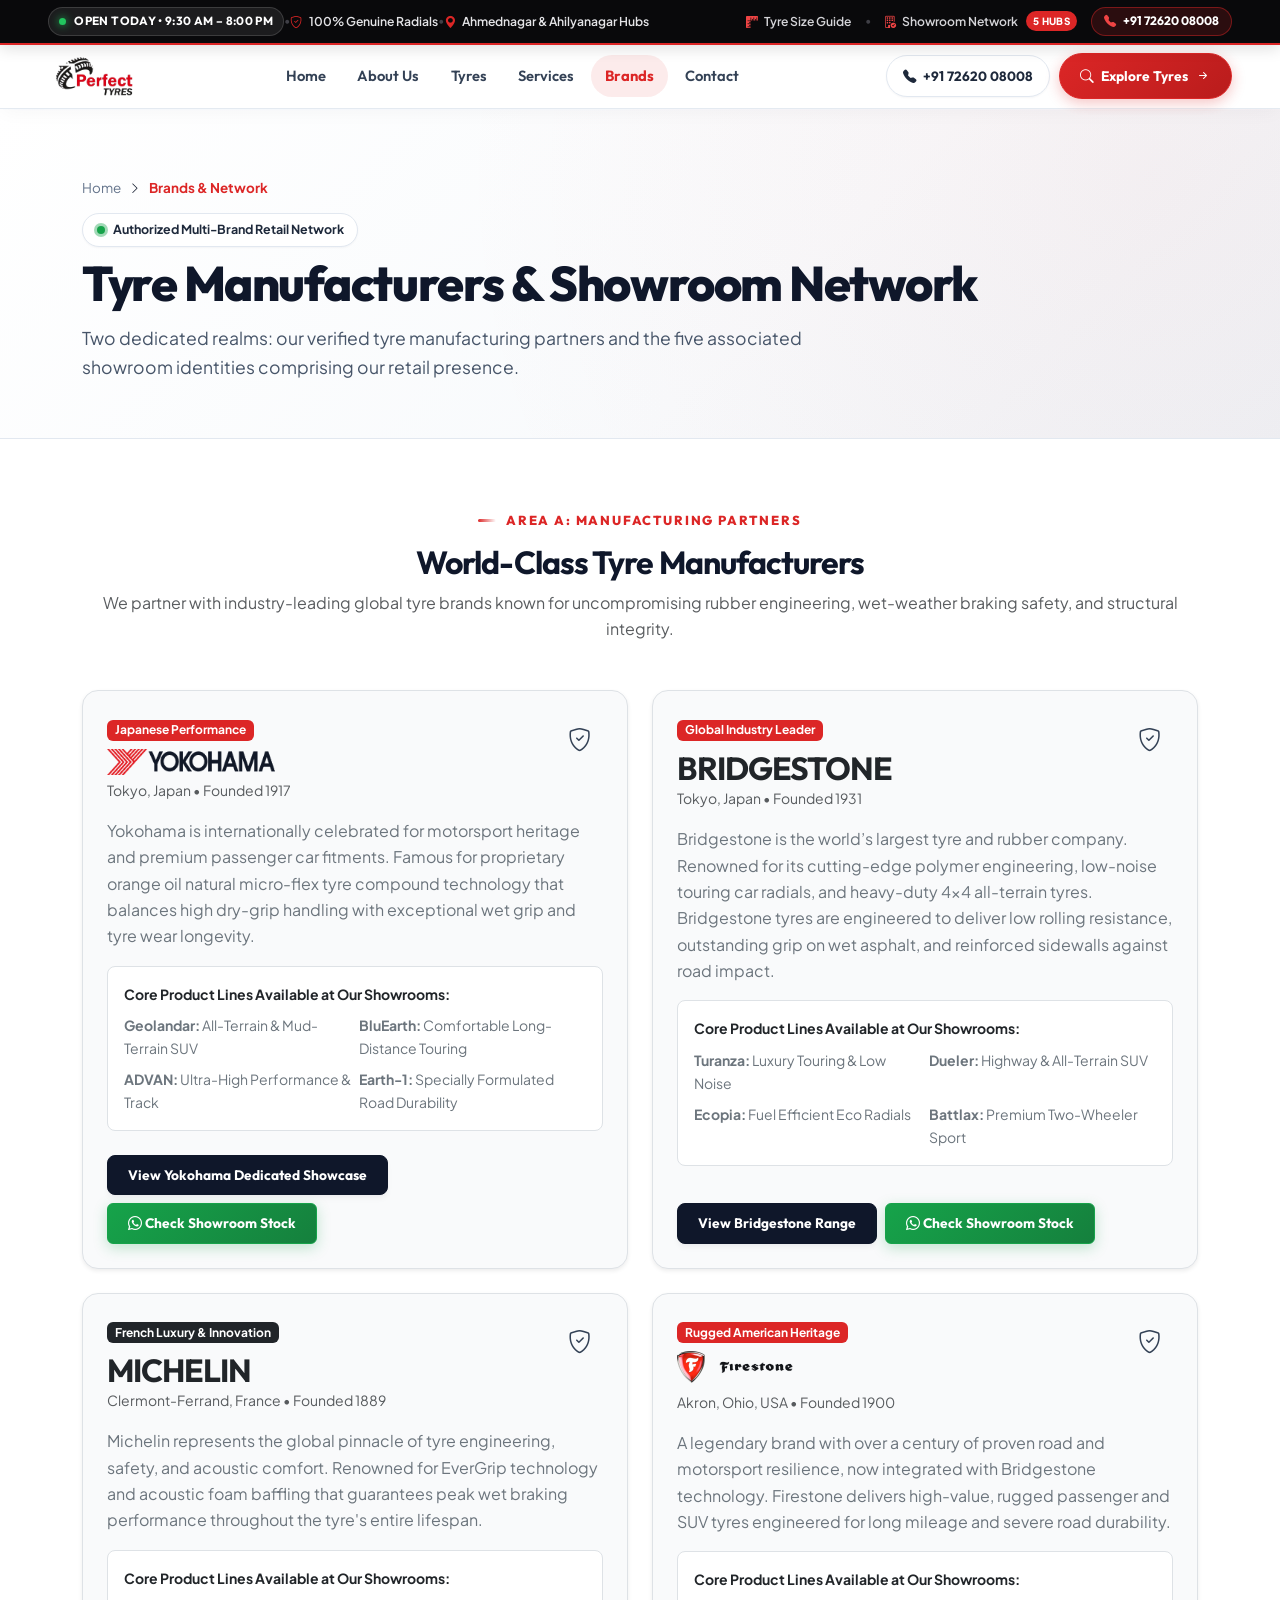
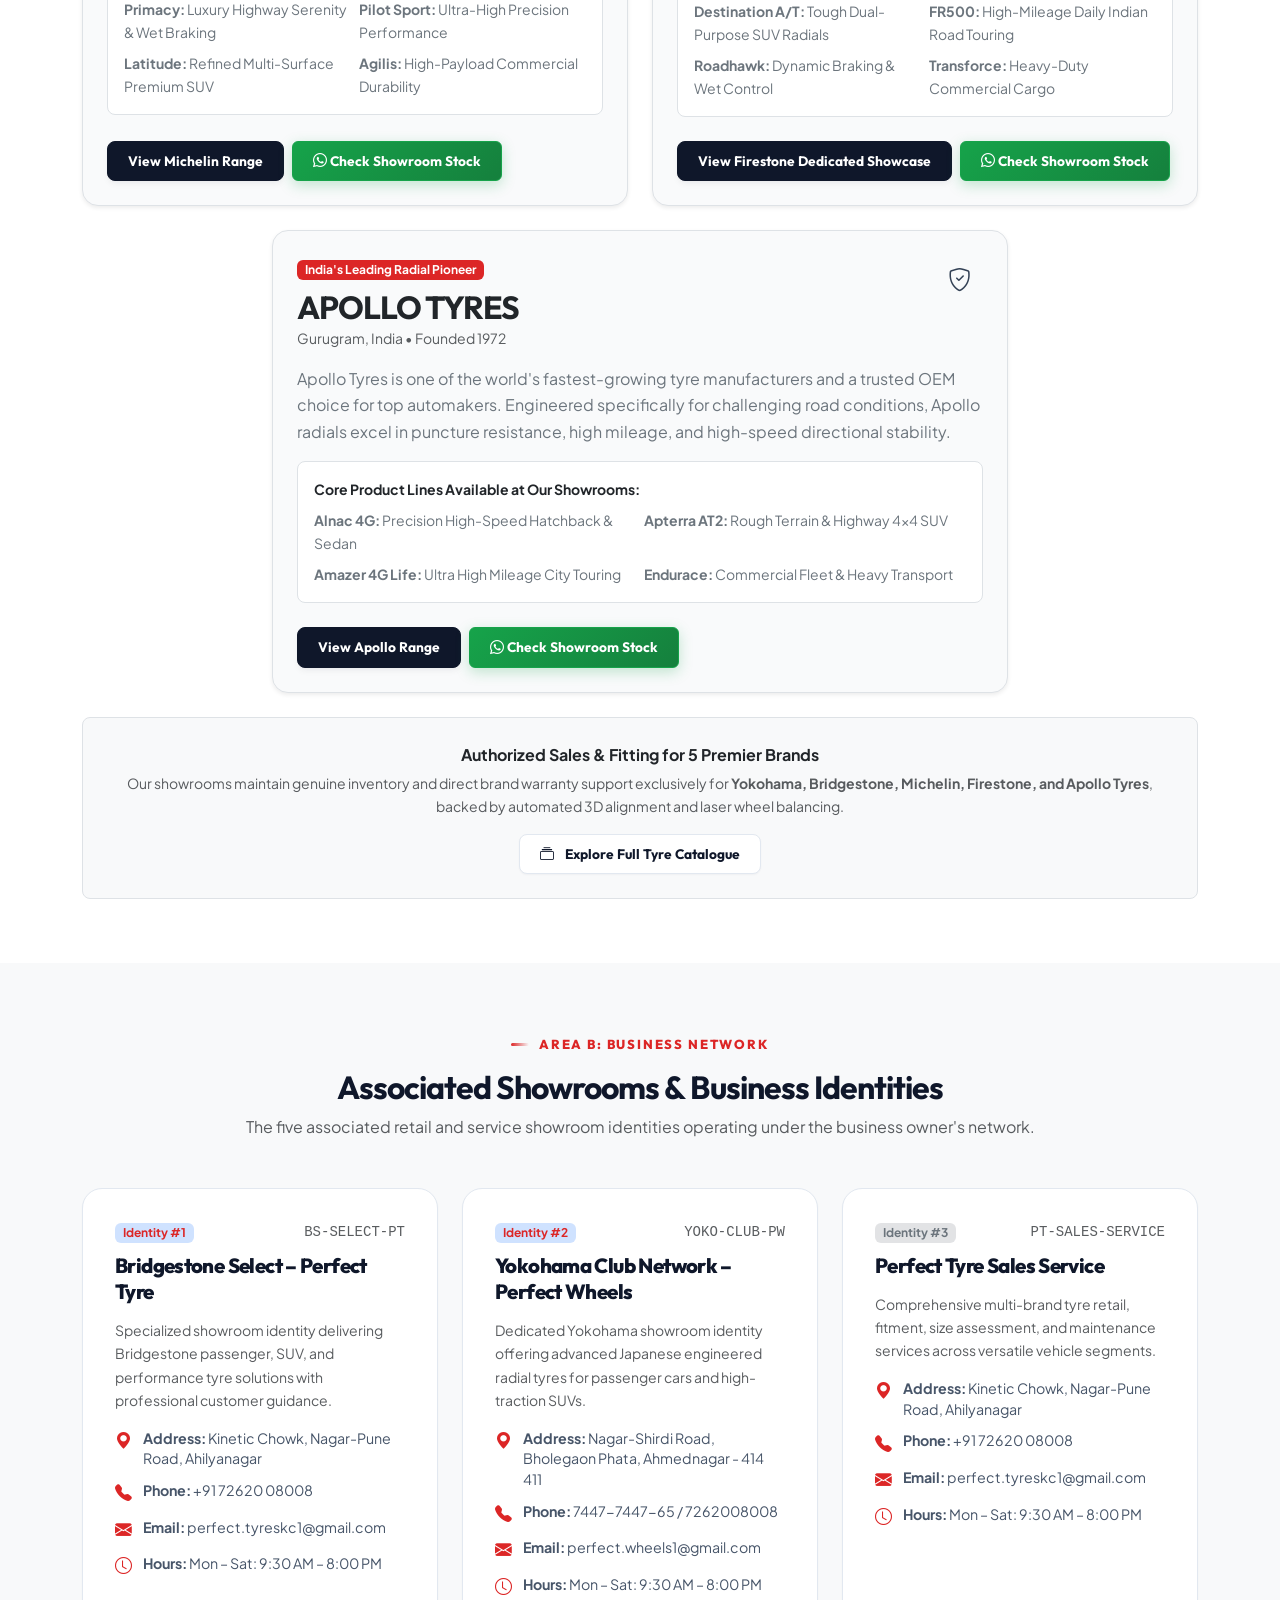
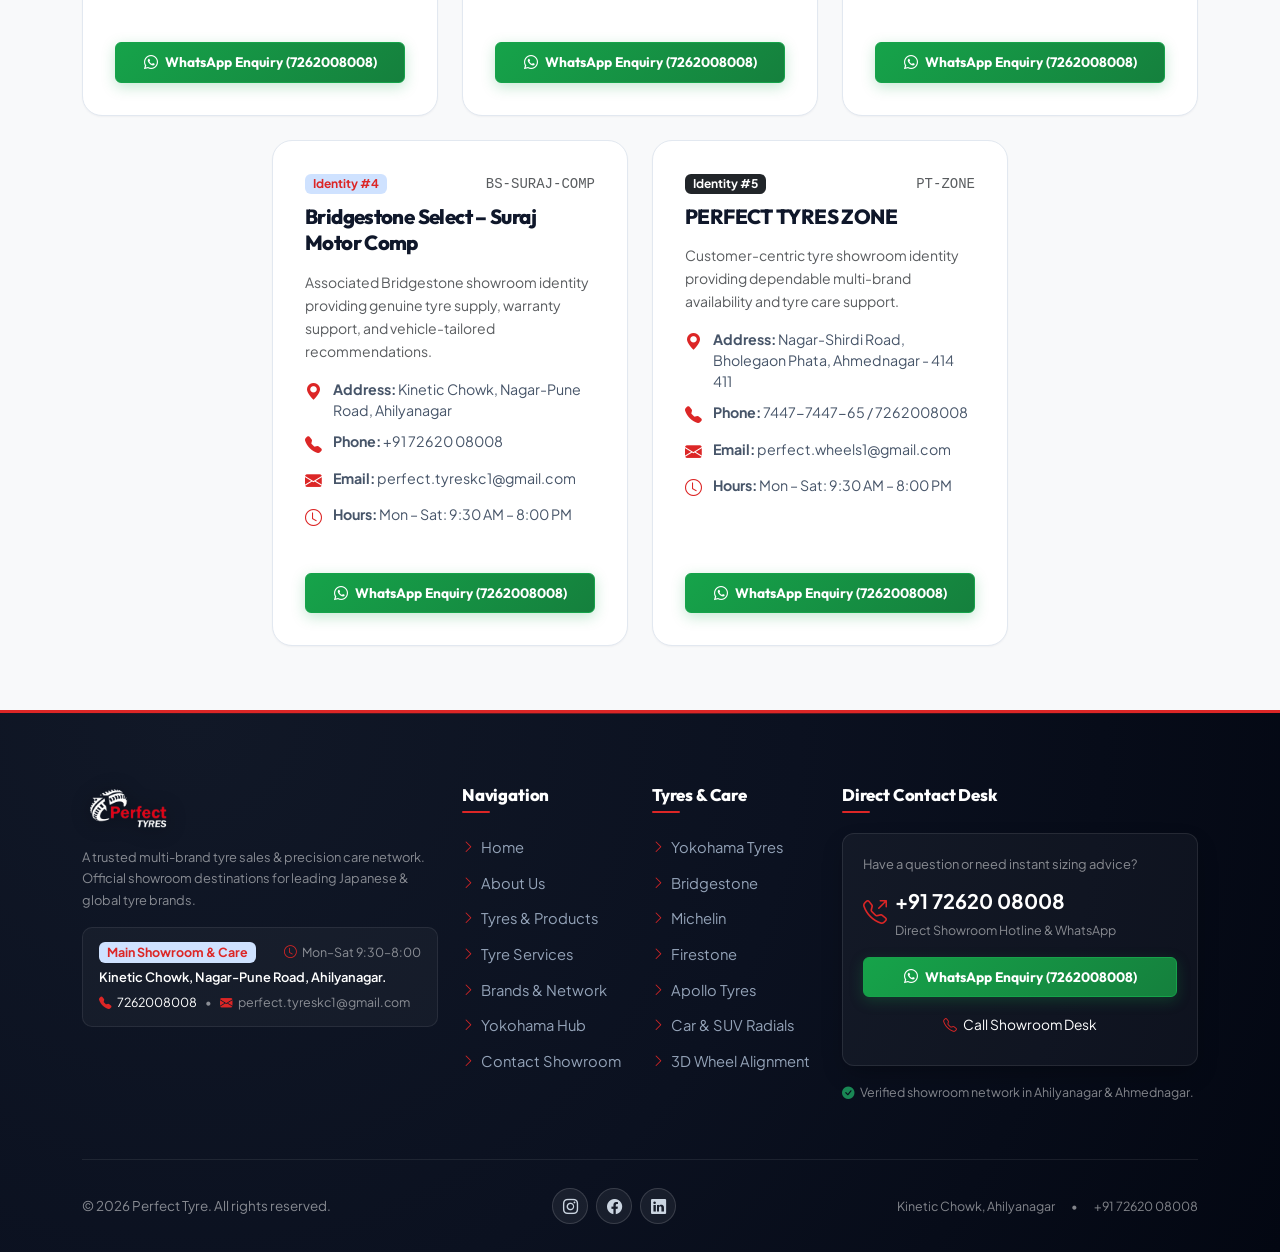
<file: brands.html>
﻿<!DOCTYPE html>
<html lang="en">
<head>
  <meta charset="UTF-8">
  <meta name="viewport" content="width=device-width, initial-scale=1.0">
  <title>Brands & Network — Perfect Tyre | Official Brand Partners & Showrooms</title>
  <meta name="description" content="Explore our tyre manufacturing partners including Bridgestone and Yokohama, and locate our five associated showroom identities across the network.">
  <meta name="keywords" content="Bridgestone Select, Yokohama Club Network, Perfect Tyre, Perfect Wheels, Suraj Motor Comp, Perfect Tyres Zone, multi-brand tyre network">

  <!-- Open Graph -->
  <meta property="og:type" content="website">
  <meta property="og:title" content="Brands & Network — Perfect Tyre">
  <meta property="og:description" content="Manufacturer partnerships and five associated showroom identities.">
  <meta property="og:image" content="assets/images/tyre-showroom.jpg">

  <!-- Google Fonts -->
  <link rel="preconnect" href="https://fonts.googleapis.com">
  <link rel="preconnect" href="https://fonts.gstatic.com" crossorigin>
  <link href="https://fonts.googleapis.com/css2?family=Outfit:wght@400;500;600;700;800;900&family=Plus+Jakarta+Sans:wght@400;500;600;700&family=JetBrains+Mono:wght@500;700&display=swap" rel="stylesheet">

  <!-- Favicon -->
  <link rel="icon" type="image/png" href="assets/images/logo.png">
  <!-- Bootstrap 5.3 CSS & Icons -->
  <link href="https://cdn.jsdelivr.net/npm/bootstrap@5.3.3/dist/css/bootstrap.min.css" rel="stylesheet" integrity="sha384-QWTKZyjpPEjISv5WaRU9OFeRpok6YctnYmDr5pNlyT2bRjXh0JMhjY6hW+ALEwIH" crossorigin="anonymous">
  <link rel="stylesheet" href="https://cdn.jsdelivr.net/npm/bootstrap-icons@1.11.3/font/bootstrap-icons.min.css">

  <!-- Master Custom CSS -->
  <link rel="stylesheet" href="assets/css/style.css">
</head>
<body>

    <!-- Top Bar (Unique High-Performance Contrast Ribbon) -->
  <div class="pt-topbar">
    <div class="container-fluid px-lg-4 px-xl-5">
      <div class="pt-topbar-inner">
        <!-- Left: Live Showroom Status & Operating Hours -->
        <div class="d-flex align-items-center gap-2.5">
          <span class="pt-topbar-status">
            <span class="pt-pulse-dot-green"></span> OPEN TODAY &bull; 9:30 AM &ndash; 8:00 PM
          </span>
          <span class="pt-topbar-sep d-none d-md-inline">&bull;</span>
          <span class="pt-topbar-info-item d-none d-md-inline-flex">
            <i class="bi bi-shield-check text-danger"></i> <span>100% Genuine Radials</span>
          </span>
          <span class="pt-topbar-sep d-none d-lg-inline">&bull;</span>
          <span class="pt-topbar-info-item d-none d-lg-inline-flex">
            <i class="bi bi-geo-alt-fill text-danger"></i> <span>Ahmednagar &amp; Ahilyanagar Hubs</span>
          </span>
        </div>

        <!-- Right: Utility Quick Links & Instant Hotline -->
        <div class="pt-topbar-actions">
          <a href="tyres.html#size-guide" class="pt-topbar-link d-none d-sm-inline-flex">
            <i class="bi bi-rulers"></i> <span>Tyre Size Guide</span>
          </a>
          <span class="pt-topbar-sep d-none d-sm-inline">&bull;</span>
          <a href="brands.html#network" class="pt-topbar-link d-none d-md-inline-flex">
            <i class="bi bi-building-check"></i> <span>Showroom Network</span>
            <span class="pt-topbar-badge-red">5 Hubs</span>
          </a>
          <a href="tel:+917262008008" class="pt-topbar-hotline">
            <i class="bi bi-telephone-fill"></i>
            <span>+91 72620 08008</span>
          </a>
        </div>
      </div>
    </div>
  </div>

  <!-- Header & Navigation -->
  <header class="pt-navbar">
    <div class="container-fluid px-lg-4 px-xl-5">
      <nav class="navbar navbar-expand-lg p-0">
        <!-- Logo -->
        <a class="pt-logo-brand" href="index.html" aria-label="Perfect Tyres Home">
          <img src="assets/images/logo.png" alt="Perfect Tyres" class="pt-logo-img">
        </a>

        <!-- Mobile Toggler -->
        <button class="navbar-toggler border-0 p-2" type="button" data-bs-toggle="collapse" data-bs-target="#ptNavbarNav" aria-controls="ptNavbarNav" aria-expanded="false" aria-label="Toggle navigation">
          <span class="navbar-toggler-icon"></span>
        </button>

        <!-- Navbar Links & Actions -->
        <div class="collapse navbar-collapse" id="ptNavbarNav">
          <ul class="navbar-nav mx-auto my-3 my-lg-0">
            <li class="nav-item">
              <a class="nav-link" href="index.html">Home</a>
            </li>
            <li class="nav-item">
              <a class="nav-link" href="about.html">About Us</a>
            </li>
            <li class="nav-item">
              <a class="nav-link" href="tyres.html">Tyres</a>
            </li>
            <li class="nav-item">
              <a class="nav-link" href="services.html">Services</a>
            </li>
            <li class="nav-item dropdown">
              <a class="nav-link dropdown-toggle active" href="brands.html" id="navbarDropdownBrands" role="button"
                data-bs-toggle="dropdown" aria-expanded="false">
                Brands
              </a>
              <ul class="dropdown-menu pt-dropdown-menu" aria-labelledby="navbarDropdownBrands">
                <li>
                  <a class="dropdown-item pt-dropdown-item d-flex align-items-center gap-2" href="yokohama.html">
                    <span class="pt-brand-dot pt-dot-yokohama"></span>
                    <span class="fw-semibold">Yokohama</span>
                  </a>
                </li>
                <li>
                  <a class="dropdown-item pt-dropdown-item d-flex align-items-center gap-2" href="bridgestone.html">
                    <span class="pt-brand-dot pt-dot-bridgestone"></span>
                    <span class="fw-semibold">Bridgestone</span>
                  </a>
                </li>
                <li>
                  <a class="dropdown-item pt-dropdown-item d-flex align-items-center gap-2" href="michelin.html">
                    <span class="pt-brand-dot pt-dot-michelin"></span>
                    <span class="fw-semibold">Michelin</span>
                  </a>
                </li>
                <li>
                  <a class="dropdown-item pt-dropdown-item d-flex align-items-center gap-2" href="firestone.html">
                    <span class="pt-brand-dot pt-dot-firestone"></span>
                    <span class="fw-semibold">Firestone</span>
                  </a>
                </li>
                <li>
                  <a class="dropdown-item pt-dropdown-item d-flex align-items-center gap-2" href="apollo.html">
                    <span class="pt-brand-dot pt-dot-apollo"></span>
                    <span class="fw-semibold">Apollo Tyres</span>
                  </a>
                </li>
                <li><hr class="dropdown-divider my-1"></li>
                <li>
                  <a class="dropdown-item pt-dropdown-item pt-dropdown-footer d-flex align-items-center justify-content-between" href="brands.html">
                    <span class="fw-bold text-dark">All Brands & 5 Hubs</span>
                    <i class="bi bi-arrow-right text-danger"></i>
                  </a>
                </li>
              </ul>
            </li>
            <li class="nav-item">
              <a class="nav-link" href="contact.html">Contact</a>
            </li>
          </ul>

          <!-- Action Cluster: Call Button + Explore Tyres CTA (Never Wraps) -->
          <div class="pt-header-actions mt-3 mt-lg-0">
            <a href="tel:+917262008008" class="pt-nav-call-btn pt-header-phone-btn">
              <i class="bi bi-telephone-fill text-primary"></i>
              <span>+91 72620 08008</span>
            </a>
            <a href="tyres.html" class="pt-nav-cta-btn">
              <i class="bi bi-search"></i>
              <span>Explore Tyres</span>
              <i class="bi bi-arrow-right-short fs-6"></i>
            </a>
          </div>
        </div>
      </nav>
    </div>
  </header>

  <main>
    <!-- Page Hero Banner -->
    <section class="pt-page-hero">
      <div class="pt-page-hero-overlay"></div>
      <div class="container position-relative z-2">
        <nav aria-label="breadcrumb">
          <div class="pt-breadcrumb">
            <a href="index.html">Home</a>
            <i class="bi bi-chevron-right text-muted-dark small"></i>
            <span>Brands & Network</span>
          </div>
        </nav>
        <div class="mb-2">
          <span class="pt-pulse-badge">
            <span class="pt-pulse-dot"></span> Authorized Multi-Brand Retail Network
          </span>
        </div>
        <h1 class="pt-page-hero-title">Tyre Manufacturers & Showroom Network</h1>
        <p class="pt-page-hero-lead">
          Two dedicated realms: our verified tyre manufacturing partners and the five associated showroom identities comprising our retail presence.
        </p>
      </div>
    </section>

    <!-- AREA A: Tyre Manufacturers -->
    <section class="py-5 bg-white" id="manufacturers">
      <div class="container py-3">
        <div class="text-center max-w-700 mx-auto mb-5">
          <span class="pt-eyebrow">AREA A: MANUFACTURING PARTNERS</span>
          <h2 class="pt-display mb-2">World-Class Tyre Manufacturers</h2>
          <p class="text-muted">
            We partner with industry-leading global tyre brands known for uncompromising rubber engineering, wet-weather braking safety, and structural integrity.
          </p>
        </div>

        <div class="row g-4 justify-content-center">
          <!-- 1. Yokohama -->
          <div class="col-lg-6">
            <div class="p-4 rounded-4 border h-100 shadow-sm d-flex flex-column" style="background: #F9FAFB;">
              <div class="d-flex justify-content-between align-items-start mb-3">
                <div>
                  <span class="badge bg-danger text-white fw-bold small mb-2">Japanese Performance</span>
                  <div class="mb-1">
                    <img src="assets/images/yokohama-logo-dark.png" alt="Yokohama" class="pt-yokohama-logo-dark" style="height: 26px;">
                  </div>
                  <div class="text-muted small">Tokyo, Japan &bull; Founded 1917</div>
                </div>
                <div class="pt-trust-icon m-0" style="width:48px; height:48px;">
                  <i class="bi bi-shield-check"></i>
                </div>
              </div>

              <p class="text-secondary mb-3">
                Yokohama is internationally celebrated for motorsport heritage and premium passenger car fitments. Famous for proprietary orange oil natural micro-flex tyre compound technology that balances high dry-grip handling with exceptional wet grip and tyre wear longevity.
              </p>

              <div class="p-3 bg-white rounded-3 border mb-4">
                <div class="fw-bold small text-dark mb-2">Core Product Lines Available at Our Showrooms:</div>
                <div class="row g-2 small text-secondary">
                  <div class="col-sm-6"><strong>Geolandar:</strong> All-Terrain & Mud-Terrain SUV</div>
                  <div class="col-sm-6"><strong>BluEarth:</strong> Comfortable Long-Distance Touring</div>
                  <div class="col-sm-6"><strong>ADVAN:</strong> Ultra-High Performance & Track</div>
                  <div class="col-sm-6"><strong>Earth-1:</strong> Specially Formulated Road Durability</div>
                </div>
              </div>

              <div class="d-flex flex-wrap gap-2 mt-auto">
                <a href="yokohama.html" class="btn btn-pt-dark btn-pt-sm">
                  View Yokohama Dedicated Showcase
                </a>
                <button type="button" class="btn btn-pt-whatsapp btn-pt-sm js-whatsapp-enquire" data-brand="Yokohama" data-category="Yokohama Tyres">
                  <i class="bi bi-whatsapp"></i> Check Showroom Stock
                </button>
              </div>
            </div>
          </div>

          <!-- 2. Bridgestone -->
          <div class="col-lg-6">
            <div class="p-4 rounded-4 border h-100 shadow-sm d-flex flex-column" style="background: #F9FAFB;">
              <div class="d-flex justify-content-between align-items-start mb-3">
                <div>
                  <span class="badge bg-primary text-white fw-bold small mb-2">Global Industry Leader</span>
                  <h3 class="h2 fw-bold text-dark mb-0">BRIDGESTONE</h3>
                  <div class="text-muted small">Tokyo, Japan &bull; Founded 1931</div>
                </div>
                <div class="pt-trust-icon m-0" style="width:48px; height:48px;">
                  <i class="bi bi-shield-check"></i>
                </div>
              </div>

              <p class="text-secondary mb-3">
                Bridgestone is the world’s largest tyre and rubber company. Renowned for its cutting-edge polymer engineering, low-noise touring car radials, and heavy-duty 4x4 all-terrain tyres. Bridgestone tyres are engineered to deliver low rolling resistance, outstanding grip on wet asphalt, and reinforced sidewalls against road impact.
              </p>

              <div class="p-3 bg-white rounded-3 border mb-4">
                <div class="fw-bold small text-dark mb-2">Core Product Lines Available at Our Showrooms:</div>
                <div class="row g-2 small text-secondary">
                  <div class="col-sm-6"><strong>Turanza:</strong> Luxury Touring & Low Noise</div>
                  <div class="col-sm-6"><strong>Dueler:</strong> Highway & All-Terrain SUV</div>
                  <div class="col-sm-6"><strong>Ecopia:</strong> Fuel Efficient Eco Radials</div>
                  <div class="col-sm-6"><strong>Battlax:</strong> Premium Two-Wheeler Sport</div>
                </div>
              </div>

              <div class="d-flex flex-wrap gap-2 mt-auto">
                <a href="bridgestone.html" class="btn btn-pt-dark btn-pt-sm">
                  View Bridgestone Range
                </a>
                <button type="button" class="btn btn-pt-whatsapp btn-pt-sm js-whatsapp-enquire" data-brand="Bridgestone" data-category="Bridgestone Tyres">
                  <i class="bi bi-whatsapp"></i> Check Showroom Stock
                </button>
              </div>
            </div>
          </div>

          <!-- 3. Michelin -->
          <div class="col-lg-6">
            <div class="p-4 rounded-4 border h-100 shadow-sm d-flex flex-column" style="background: #F9FAFB;">
              <div class="d-flex justify-content-between align-items-start mb-3">
                <div>
                  <span class="badge bg-dark text-white fw-bold small mb-2">French Luxury & Innovation</span>
                  <h3 class="h2 fw-bold text-dark mb-0">MICHELIN</h3>
                  <div class="text-muted small">Clermont-Ferrand, France &bull; Founded 1889</div>
                </div>
                <div class="pt-trust-icon m-0" style="width:48px; height:48px;">
                  <i class="bi bi-shield-check"></i>
                </div>
              </div>

              <p class="text-secondary mb-3">
                Michelin represents the global pinnacle of tyre engineering, safety, and acoustic comfort. Renowned for EverGrip technology and acoustic foam baffling that guarantees peak wet braking performance throughout the tyre's entire lifespan.
              </p>

              <div class="p-3 bg-white rounded-3 border mb-4">
                <div class="fw-bold small text-dark mb-2">Core Product Lines Available at Our Showrooms:</div>
                <div class="row g-2 small text-secondary">
                  <div class="col-sm-6"><strong>Primacy:</strong> Luxury Highway Serenity & Wet Braking</div>
                  <div class="col-sm-6"><strong>Pilot Sport:</strong> Ultra-High Precision Performance</div>
                  <div class="col-sm-6"><strong>Latitude:</strong> Refined Multi-Surface Premium SUV</div>
                  <div class="col-sm-6"><strong>Agilis:</strong> High-Payload Commercial Durability</div>
                </div>
              </div>

              <div class="d-flex flex-wrap gap-2 mt-auto">
                <a href="michelin.html" class="btn btn-pt-dark btn-pt-sm">
                  View Michelin Range
                </a>
                <button type="button" class="btn btn-pt-whatsapp btn-pt-sm js-whatsapp-enquire" data-brand="Michelin" data-category="Michelin Tyres">
                  <i class="bi bi-whatsapp"></i> Check Showroom Stock
                </button>
              </div>
            </div>
          </div>

          <!-- 4. Firestone -->
          <div class="col-lg-6">
            <div class="p-4 rounded-4 border h-100 shadow-sm d-flex flex-column" style="background: #F9FAFB;">
              <div class="d-flex justify-content-between align-items-start mb-3">
                <div>
                  <span class="badge bg-danger text-white fw-bold small mb-2">Rugged American Heritage</span>
                  <div class="d-flex align-items-center gap-2 mb-2">
                    <img src="assets/images/firestone-shield.png" alt="Firestone Shield" style="height: 32px; width: auto;">
                    <img src="assets/images/firestone-wordmark-dark.png" alt="Firestone" style="height: 22px; width: auto;">
                  </div>
                  <div class="text-muted small">Akron, Ohio, USA &bull; Founded 1900</div>
                </div>
                <div class="pt-trust-icon m-0" style="width:48px; height:48px;">
                  <i class="bi bi-shield-check"></i>
                </div>
              </div>

              <p class="text-secondary mb-3">
                A legendary brand with over a century of proven road and motorsport resilience, now integrated with Bridgestone technology. Firestone delivers high-value, rugged passenger and SUV tyres engineered for long mileage and severe road durability.
              </p>

              <div class="p-3 bg-white rounded-3 border mb-4">
                <div class="fw-bold small text-dark mb-2">Core Product Lines Available at Our Showrooms:</div>
                <div class="row g-2 small text-secondary">
                  <div class="col-sm-6"><strong>Destination A/T:</strong> Tough Dual-Purpose SUV Radials</div>
                  <div class="col-sm-6"><strong>FR500:</strong> High-Mileage Daily Indian Road Touring</div>
                  <div class="col-sm-6"><strong>Roadhawk:</strong> Dynamic Braking & Wet Control</div>
                  <div class="col-sm-6"><strong>Transforce:</strong> Heavy-Duty Commercial Cargo</div>
                </div>
              </div>

              <div class="d-flex flex-wrap gap-2 mt-auto">
                <a href="firestone.html" class="btn btn-pt-dark btn-pt-sm">
                  View Firestone Dedicated Showcase
                </a>
                <button type="button" class="btn btn-pt-whatsapp btn-pt-sm js-whatsapp-enquire" data-brand="Firestone" data-category="Firestone Tyres">
                  <i class="bi bi-whatsapp"></i> Check Showroom Stock
                </button>
              </div>
            </div>
          </div>

          <!-- 5. Apollo Tyres -->
          <div class="col-lg-8">
            <div class="p-4 rounded-4 border h-100 shadow-sm d-flex flex-column" style="background: #F9FAFB;">
              <div class="d-flex justify-content-between align-items-start mb-3">
                <div>
                  <span class="badge bg-primary text-white fw-bold small mb-2">India's Leading Radial Pioneer</span>
                  <h3 class="h2 fw-bold text-dark mb-0">APOLLO TYRES</h3>
                  <div class="text-muted small">Gurugram, India &bull; Founded 1972</div>
                </div>
                <div class="pt-trust-icon m-0" style="width:48px; height:48px;">
                  <i class="bi bi-shield-check"></i>
                </div>
              </div>

              <p class="text-secondary mb-3">
                Apollo Tyres is one of the world's fastest-growing tyre manufacturers and a trusted OEM choice for top automakers. Engineered specifically for challenging road conditions, Apollo radials excel in puncture resistance, high mileage, and high-speed directional stability.
              </p>

              <div class="p-3 bg-white rounded-3 border mb-4">
                <div class="fw-bold small text-dark mb-2">Core Product Lines Available at Our Showrooms:</div>
                <div class="row g-2 small text-secondary">
                  <div class="col-sm-6"><strong>Alnac 4G:</strong> Precision High-Speed Hatchback & Sedan</div>
                  <div class="col-sm-6"><strong>Apterra AT2:</strong> Rough Terrain & Highway 4x4 SUV</div>
                  <div class="col-sm-6"><strong>Amazer 4G Life:</strong> Ultra High Mileage City Touring</div>
                  <div class="col-sm-6"><strong>Endurace:</strong> Commercial Fleet & Heavy Transport</div>
                </div>
              </div>

              <div class="d-flex flex-wrap gap-2 mt-auto">
                <a href="apollo.html" class="btn btn-pt-dark btn-pt-sm">
                  View Apollo Range
                </a>
                <button type="button" class="btn btn-pt-whatsapp btn-pt-sm js-whatsapp-enquire" data-brand="Apollo Tyres" data-category="Apollo Tyres">
                  <i class="bi bi-whatsapp"></i> Check Showroom Stock
                </button>
              </div>
            </div>
          </div>
        </div>

        <!-- 5 Authorized Brands Banner -->
        <div class="mt-4 p-4 rounded-3 border bg-light text-center">
          <div class="fw-bold text-dark mb-1">Authorized Sales & Fitting for 5 Premier Brands</div>
          <p class="text-muted small max-w-700 mx-auto mb-3">
            Our showrooms maintain genuine inventory and direct brand warranty support exclusively for <strong>Yokohama, Bridgestone, Michelin, Firestone, and Apollo Tyres</strong>, backed by automated 3D alignment and laser wheel balancing.
          </p>
          <a href="tyres.html" class="btn btn-pt-outline-dark btn-pt-sm">
            <i class="bi bi-collection"></i> Explore Full Tyre Catalogue
          </a>
        </div>
      </div>
    </section>

    <!-- AREA B: Associated Showrooms and Business Identities -->
    <section class="py-5 bg-light" id="network">
      <div class="container py-3">
        <div class="text-center max-w-700 mx-auto mb-5">
          <span class="pt-eyebrow">AREA B: BUSINESS NETWORK</span>
          <h2 class="pt-display mb-2">Associated Showrooms & Business Identities</h2>
          <p class="text-muted">
            The five associated retail and service showroom identities operating under the business owner's network.
          </p>
        </div>

        <div class="row g-4 justify-content-center">
          <!-- 1. Bridgestone Select – Perfect Tyre -->
          <div class="col-md-6 col-lg-4">
            <div class="pt-network-card">
              <div class="d-flex justify-content-between align-items-center mb-2">
                <span class="badge bg-primary-subtle text-primary fw-bold small">Identity #1</span>
                <span class="small text-muted font-monospace">BS-SELECT-PT</span>
              </div>
              <h3 class="pt-network-title">Bridgestone Select &ndash; Perfect Tyre</h3>
              <p class="text-muted small mb-3">
                Specialized showroom identity delivering Bridgestone passenger, SUV, and performance tyre solutions with professional customer guidance.
              </p>
              <ul class="pt-network-meta">
                <li>
                  <i class="bi bi-geo-alt-fill"></i>
                  <span><strong>Address:</strong> Kinetic Chowk, Nagar-Pune Road, Ahilyanagar</span>
                </li>
                <li>
                  <i class="bi bi-telephone-fill"></i>
                  <span><strong>Phone:</strong> +91 72620 08008</span>
                </li>
                <li>
                  <i class="bi bi-envelope-fill"></i>
                  <span><strong>Email:</strong> perfect.tyreskc1@gmail.com</span>
                </li>
                <li>
                  <i class="bi bi-clock"></i>
                  <span><strong>Hours:</strong> Mon &ndash; Sat: 9:30 AM &ndash; 8:00 PM</span>
                </li>
              </ul>
              <div class="mt-auto pt-2">
                <button type="button" class="btn btn-pt-whatsapp btn-pt-sm w-100 js-whatsapp-enquire" data-brand="Bridgestone" data-service="Showroom Enquiry - Bridgestone Select Perfect Tyre">
                  <i class="bi bi-whatsapp me-1"></i> WhatsApp Enquiry (7262008008)
                </button>
              </div>
            </div>
          </div>

          <!-- 2. Yokohama Club Network – Perfect Wheels -->
          <div class="col-md-6 col-lg-4">
            <div class="pt-network-card">
              <div class="d-flex justify-content-between align-items-center mb-2">
                <span class="badge bg-primary-subtle text-primary fw-bold small">Identity #2</span>
                <span class="small text-muted font-monospace">YOKO-CLUB-PW</span>
              </div>
              <h3 class="pt-network-title">Yokohama Club Network &ndash; Perfect Wheels</h3>
              <p class="text-muted small mb-3">
                Dedicated Yokohama showroom identity offering advanced Japanese engineered radial tyres for passenger cars and high-traction SUVs.
              </p>
              <ul class="pt-network-meta">
                <li>
                  <i class="bi bi-geo-alt-fill"></i>
                  <span><strong>Address:</strong> Nagar-Shirdi Road, Bholegaon Phata, Ahmednagar - 414 411</span>
                </li>
                <li>
                  <i class="bi bi-telephone-fill"></i>
                  <span><strong>Phone:</strong> 7447-7447-65 / 7262008008</span>
                </li>
                <li>
                  <i class="bi bi-envelope-fill"></i>
                  <span><strong>Email:</strong> perfect.wheels1@gmail.com</span>
                </li>
                <li>
                  <i class="bi bi-clock"></i>
                  <span><strong>Hours:</strong> Mon &ndash; Sat: 9:30 AM &ndash; 8:00 PM</span>
                </li>
              </ul>
              <div class="mt-auto pt-2">
                <button type="button" class="btn btn-pt-whatsapp btn-pt-sm w-100 js-whatsapp-enquire" data-brand="Yokohama" data-service="Showroom Enquiry - Yokohama Club Network Perfect Wheels">
                  <i class="bi bi-whatsapp me-1"></i> WhatsApp Enquiry (7262008008)
                </button>
              </div>
            </div>
          </div>

          <!-- 3. Perfect Tyre Sales Service -->
          <div class="col-md-6 col-lg-4">
            <div class="pt-network-card">
              <div class="d-flex justify-content-between align-items-center mb-2">
                <span class="badge bg-secondary-subtle text-secondary fw-bold small">Identity #3</span>
                <span class="small text-muted font-monospace">PT-SALES-SERVICE</span>
              </div>
              <h3 class="pt-network-title">Perfect Tyre Sales Service</h3>
              <p class="text-muted small mb-3">
                Comprehensive multi-brand tyre retail, fitment, size assessment, and maintenance services across versatile vehicle segments.
              </p>
              <ul class="pt-network-meta">
                <li>
                  <i class="bi bi-geo-alt-fill"></i>
                  <span><strong>Address:</strong> Kinetic Chowk, Nagar-Pune Road, Ahilyanagar</span>
                </li>
                <li>
                  <i class="bi bi-telephone-fill"></i>
                  <span><strong>Phone:</strong> +91 72620 08008</span>
                </li>
                <li>
                  <i class="bi bi-envelope-fill"></i>
                  <span><strong>Email:</strong> perfect.tyreskc1@gmail.com</span>
                </li>
                <li>
                  <i class="bi bi-clock"></i>
                  <span><strong>Hours:</strong> Mon &ndash; Sat: 9:30 AM &ndash; 8:00 PM</span>
                </li>
              </ul>
              <div class="mt-auto pt-2">
                <button type="button" class="btn btn-pt-whatsapp btn-pt-sm w-100 js-whatsapp-enquire" data-brand="Multi-Brand" data-service="Showroom Enquiry - Perfect Tyre Sales Service">
                  <i class="bi bi-whatsapp me-1"></i> WhatsApp Enquiry (7262008008)
                </button>
              </div>
            </div>
          </div>

          <!-- 4. Bridgestone Select – Suraj Motor Comp -->
          <div class="col-md-6 col-lg-4">
            <div class="pt-network-card">
              <div class="d-flex justify-content-between align-items-center mb-2">
                <span class="badge bg-primary-subtle text-primary fw-bold small">Identity #4</span>
                <span class="small text-muted font-monospace">BS-SURAJ-COMP</span>
              </div>
              <h3 class="pt-network-title">Bridgestone Select &ndash; Suraj Motor Comp</h3>
              <p class="text-muted small mb-3">
                Associated Bridgestone showroom identity providing genuine tyre supply, warranty support, and vehicle-tailored recommendations.
              </p>
              <ul class="pt-network-meta">
                <li>
                  <i class="bi bi-geo-alt-fill"></i>
                  <span><strong>Address:</strong> Kinetic Chowk, Nagar-Pune Road, Ahilyanagar</span>
                </li>
                <li>
                  <i class="bi bi-telephone-fill"></i>
                  <span><strong>Phone:</strong> +91 72620 08008</span>
                </li>
                <li>
                  <i class="bi bi-envelope-fill"></i>
                  <span><strong>Email:</strong> perfect.tyreskc1@gmail.com</span>
                </li>
                <li>
                  <i class="bi bi-clock"></i>
                  <span><strong>Hours:</strong> Mon &ndash; Sat: 9:30 AM &ndash; 8:00 PM</span>
                </li>
              </ul>
              <div class="mt-auto pt-2">
                <button type="button" class="btn btn-pt-whatsapp btn-pt-sm w-100 js-whatsapp-enquire" data-brand="Bridgestone" data-service="Showroom Enquiry - Suraj Motor Comp">
                  <i class="bi bi-whatsapp me-1"></i> WhatsApp Enquiry (7262008008)
                </button>
              </div>
            </div>
          </div>

          <!-- 5. PERFECT TYRES ZONE -->
          <div class="col-md-6 col-lg-4">
            <div class="pt-network-card">
              <div class="d-flex justify-content-between align-items-center mb-2">
                <span class="badge bg-dark text-white fw-bold small">Identity #5</span>
                <span class="small text-muted font-monospace">PT-ZONE</span>
              </div>
              <h3 class="pt-network-title">PERFECT TYRES ZONE</h3>
              <p class="text-muted small mb-3">
                Customer-centric tyre showroom identity providing dependable multi-brand availability and tyre care support.
              </p>
              <ul class="pt-network-meta">
                <li>
                  <i class="bi bi-geo-alt-fill"></i>
                  <span><strong>Address:</strong> Nagar-Shirdi Road, Bholegaon Phata, Ahmednagar - 414 411</span>
                </li>
                <li>
                  <i class="bi bi-telephone-fill"></i>
                  <span><strong>Phone:</strong> 7447-7447-65 / 7262008008</span>
                </li>
                <li>
                  <i class="bi bi-envelope-fill"></i>
                  <span><strong>Email:</strong> perfect.wheels1@gmail.com</span>
                </li>
                <li>
                  <i class="bi bi-clock"></i>
                  <span><strong>Hours:</strong> Mon &ndash; Sat: 9:30 AM &ndash; 8:00 PM</span>
                </li>
              </ul>
              <div class="mt-auto pt-2">
                <button type="button" class="btn btn-pt-whatsapp btn-pt-sm w-100 js-whatsapp-enquire" data-brand="Multi-Brand" data-service="Showroom Enquiry - Perfect Tyres Zone">
                  <i class="bi bi-whatsapp me-1"></i> WhatsApp Enquiry (7262008008)
                </button>
              </div>
            </div>
          </div>
        </div>

      </div>
    </section>
  </main>

  <!-- Footer -->
  <footer class="pt-footer">
    <div class="container">
      <!-- Main Footer Grid -->
      <div class="row g-4 justify-content-between">
        <!-- Col 1: Brand Info & Showroom Hub -->
        <div class="col-lg-4 col-md-6">
          <a class="pt-logo-brand mb-3" href="index.html" aria-label="Perfect Tyres Home">
            <img src="assets/images/logo-light.png" alt="Perfect Tyres" class="pt-footer-logo-img">
          </a>
          <p class="text-white-50 small mb-3">
            A trusted multi-brand tyre sales &amp; precision care network. Official showroom destinations for leading Japanese &amp; global tyre brands.
          </p>

          <!-- Branch: Ahilyanagar -->
          <div class="pt-footer-branch-card">
            <div class="d-flex align-items-center justify-content-between mb-1">
              <span class="badge bg-primary-subtle text-primary fw-bold xs-small">Main Showroom &amp; Care</span>
              <span class="xs-small text-white-50"><i class="bi bi-clock me-1 text-primary"></i> Mon&ndash;Sat 9:30&ndash;8:00</span>
            </div>
            <div class="text-white fw-semibold small mb-1">Kinetic Chowk, Nagar-Pune Road, Ahilyanagar.</div>
            <div class="d-flex flex-wrap gap-2 xs-small text-white-50">
              <a href="tel:+917262008008" class="text-white text-decoration-none"><i class="bi bi-telephone-fill text-danger me-1"></i> 7262008008</a>
              <span>&bull;</span>
              <a href="mailto:perfect.tyreskc1@gmail.com" class="text-white-50 text-decoration-none"><i class="bi bi-envelope-fill text-danger me-1"></i> perfect.tyreskc1@gmail.com</a>
            </div>
          </div>
        </div>

        <!-- Col 2: Navigation -->
        <div class="col-lg-2 col-md-3 col-6">
          <h5>Navigation</h5>
          <ul class="pt-footer-links">
            <li><a href="index.html"><i class="bi bi-chevron-right text-danger small"></i> Home</a></li>
            <li><a href="about.html"><i class="bi bi-chevron-right text-danger small"></i> About Us</a></li>
            <li><a href="tyres.html"><i class="bi bi-chevron-right text-danger small"></i> Tyres &amp; Products</a></li>
            <li><a href="services.html"><i class="bi bi-chevron-right text-danger small"></i> Tyre Services</a></li>
            <li><a href="brands.html"><i class="bi bi-chevron-right text-danger small"></i> Brands &amp; Network</a></li>
            <li><a href="yokohama.html"><i class="bi bi-chevron-right text-danger small"></i> Yokohama Hub</a></li>
            <li><a href="contact.html"><i class="bi bi-chevron-right text-danger small"></i> Contact Showroom</a></li>
          </ul>
        </div>

        <!-- Col 3: Categories & Brands -->
        <div class="col-lg-2 col-md-3 col-6">
          <h5>Tyres &amp; Care</h5>
          <ul class="pt-footer-links">
            <li><a href="yokohama.html"><i class="bi bi-chevron-right text-danger small"></i> Yokohama Tyres</a></li>
            <li><a href="bridgestone.html"><i class="bi bi-chevron-right text-danger small"></i> Bridgestone</a></li>
            <li><a href="michelin.html"><i class="bi bi-chevron-right text-danger small"></i> Michelin</a></li>
            <li><a href="firestone.html"><i class="bi bi-chevron-right text-danger small"></i> Firestone</a></li>
            <li><a href="apollo.html"><i class="bi bi-chevron-right text-danger small"></i> Apollo Tyres</a></li>
            <li><a href="tyres.html?cat=car"><i class="bi bi-chevron-right text-danger small"></i> Car &amp; SUV Radials</a></li>
            <li><a href="services.html"><i class="bi bi-chevron-right text-danger small"></i> 3D Wheel Alignment</a></li>
          </ul>
        </div>

        <!-- Col 4: Direct Help Desk & Fast Contact -->
        <div class="col-lg-4 col-md-6">
          <h5>Direct Contact Desk</h5>
          <div class="pt-footer-desk-card">
            <div class="text-white-50 small mb-2">Have a question or need instant sizing advice?</div>
            <div class="d-flex align-items-center gap-2 mb-3">
              <i class="bi bi-telephone-outbound text-danger fs-4"></i>
              <div>
                <a href="tel:+917262008008" class="fs-5 fw-bold text-white text-decoration-none d-block">+91 72620 08008</a>
                <span class="text-white-50 xs-small">Direct Showroom Hotline &amp; WhatsApp</span>
              </div>
            </div>
            <div class="d-grid gap-2">
              <button type="button" class="btn btn-pt-whatsapp btn-pt-sm w-100 js-whatsapp-enquire" data-category="General Tyre Enquiry" data-service="Showroom Assistance">
                <i class="bi bi-whatsapp me-1"></i> WhatsApp Enquiry (7262008008)
              </button>
              <a href="tel:+917262008008" class="btn btn-pt-outline btn-pt-sm text-white w-100">
                <i class="bi bi-telephone me-1 text-danger"></i> Call Showroom Desk
              </a>
            </div>
          </div>
          <div class="mt-3 text-white-50 xs-small">
            <i class="bi bi-check-circle-fill text-success me-1"></i> Verified showroom network in Ahilyanagar &amp; Ahmednagar.
          </div>
        </div>
      </div>

      <!-- Footer Bottom -->
      <div class="pt-footer-bottom d-flex flex-column flex-md-row justify-content-between align-items-center gap-3">
        <p class="mb-0 text-white-50">
          &copy; 2026 Perfect Tyre. All rights reserved.
        </p>
        <div class="pt-footer-socials d-flex align-items-center gap-2">
          <a href="https://www.instagram.com/" target="_blank" rel="noopener noreferrer" class="pt-social-btn pt-social-instagram" aria-label="Instagram">
            <i class="bi bi-instagram"></i>
          </a>
          <a href="https://www.facebook.com/" target="_blank" rel="noopener noreferrer" class="pt-social-btn pt-social-facebook" aria-label="Facebook">
            <i class="bi bi-facebook"></i>
          </a>
          <a href="https://www.linkedin.com/" target="_blank" rel="noopener noreferrer" class="pt-social-btn pt-social-linkedin" aria-label="LinkedIn">
            <i class="bi bi-linkedin"></i>
          </a>
        </div>
        <div class="d-flex flex-wrap gap-3 text-white-50 xs-small">
          <span>Kinetic Chowk, Ahilyanagar</span>
          <span>&bull;</span>
          <a href="tel:+917262008008" class="text-white-50 text-decoration-none">+91 72620 08008</a>
        </div>
      </div>
    </div>
  </footer>

  <!-- Floating Quick Action Bar -->
  <div class="pt-floating-quick-bar" aria-label="Quick contact actions">
    <a href="tel:+917262008008" class="pt-floating-pill-btn btn-pt-outline-dark pt-header-phone-btn">
      <i class="bi bi-telephone-fill text-primary"></i> Call 7262008008
    </a>
    <button type="button" class="pt-floating-pill-btn btn-pt-whatsapp js-whatsapp-enquire" data-category="Brand & Showroom Enquiry" data-service="Showroom Assistance">
      <i class="bi bi-whatsapp"></i> <span class="pt-floating-btn-text">WhatsApp Chat</span>
    </button>
  </div>

  <!-- Back to Top Button -->
  <button type="button" class="pt-back-to-top" aria-label="Back to Top">
    <i class="bi bi-chevron-up"></i>
  </button>

  <!-- Bootstrap 5.3 Bundle JS -->
  <script src="https://cdn.jsdelivr.net/npm/bootstrap@5.3.3/dist/js/bootstrap.bundle.min.js" integrity="sha384-YvpcrYf0tY3lHB60NNkmXc5s9fDVZLESaAA55NDzOxhy9GkcIdslK1eN7N6jIeHz" crossorigin="anonymous"></script>
  <script src="assets/js/main.js"></script>
</body>
</html>
</file>
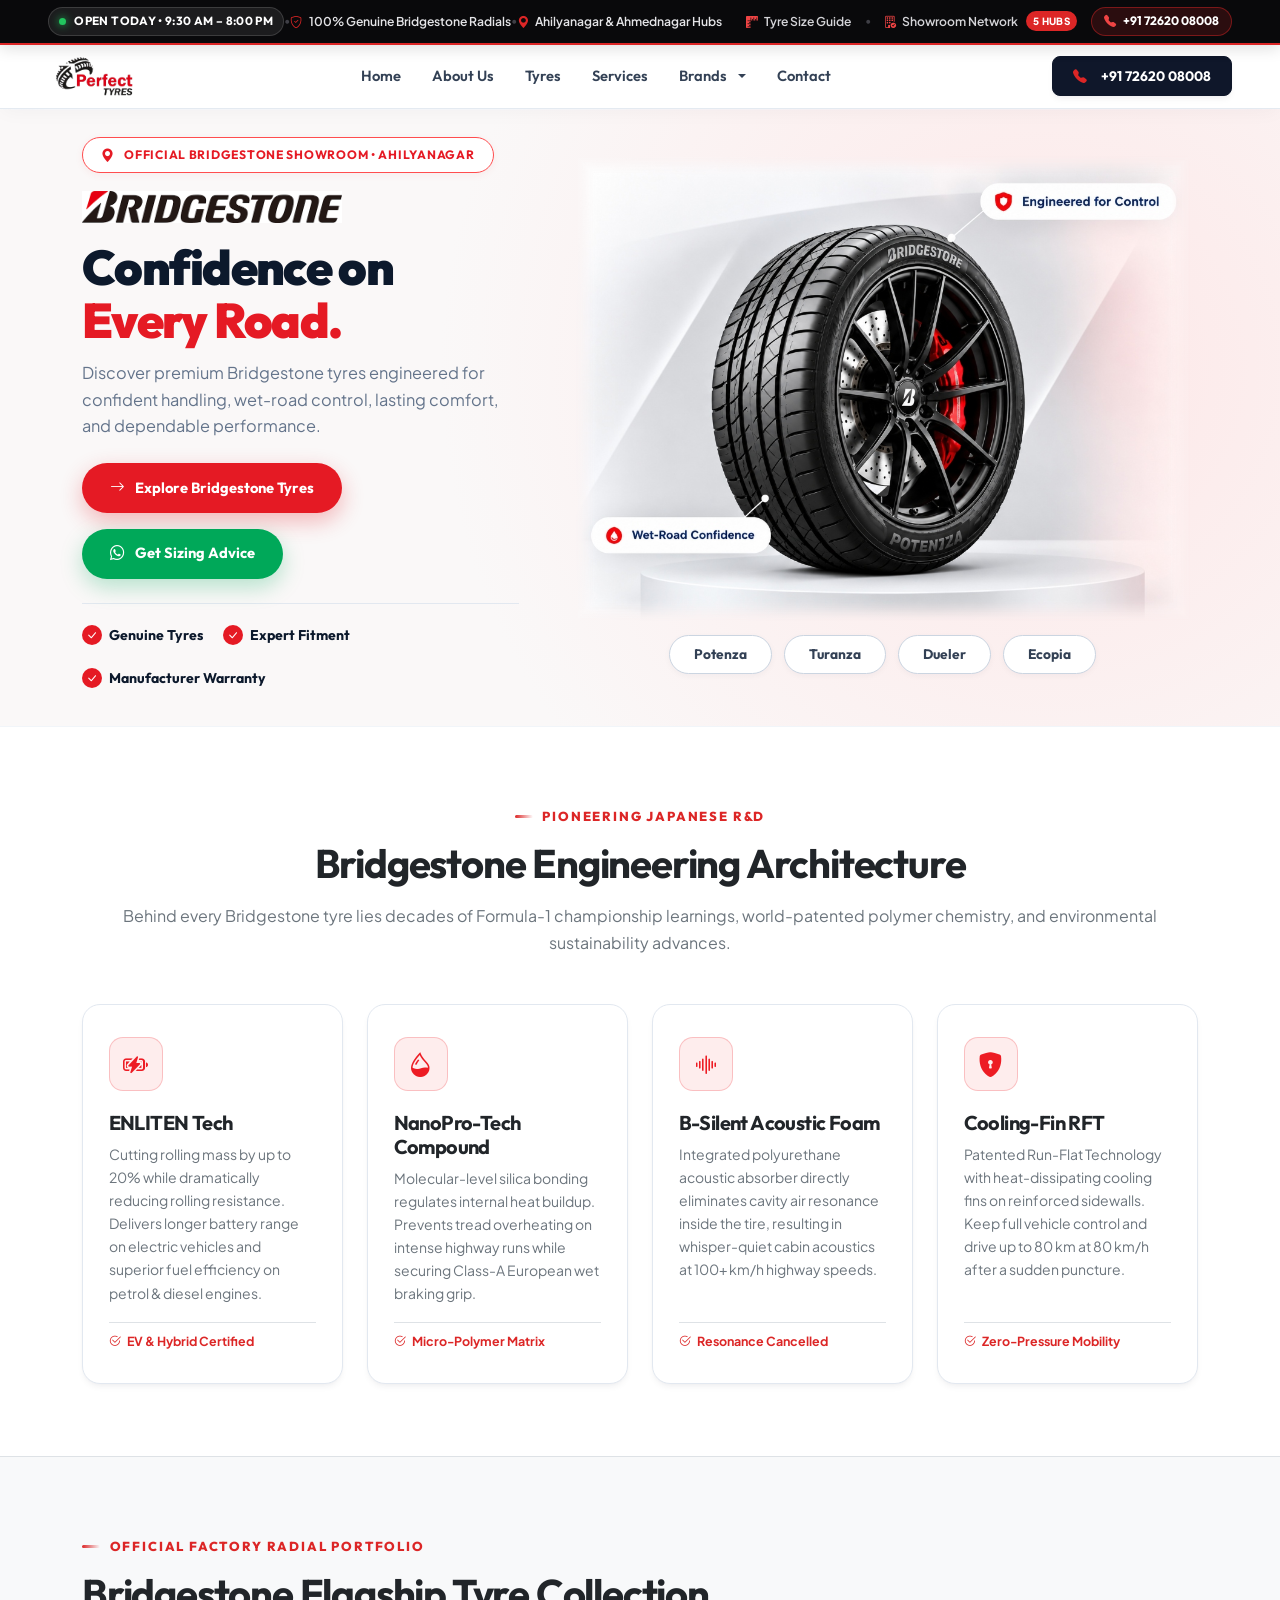
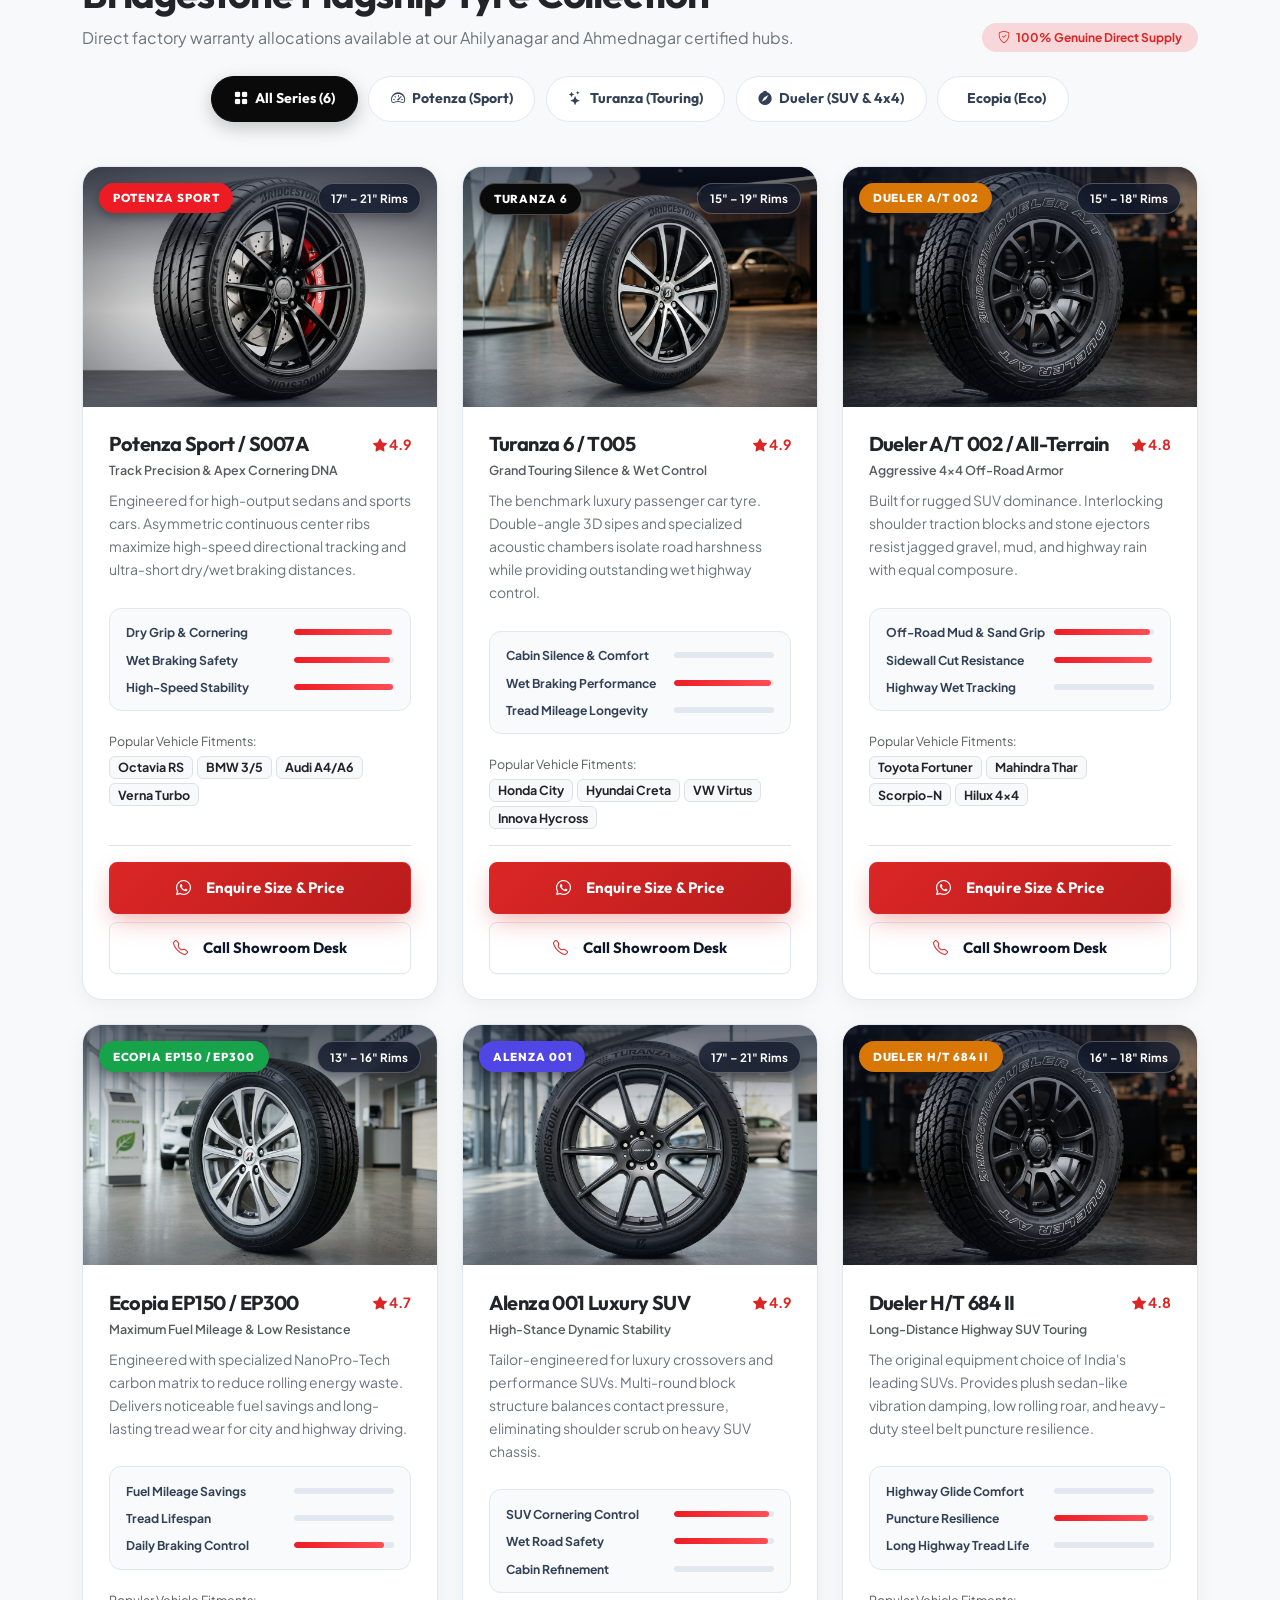
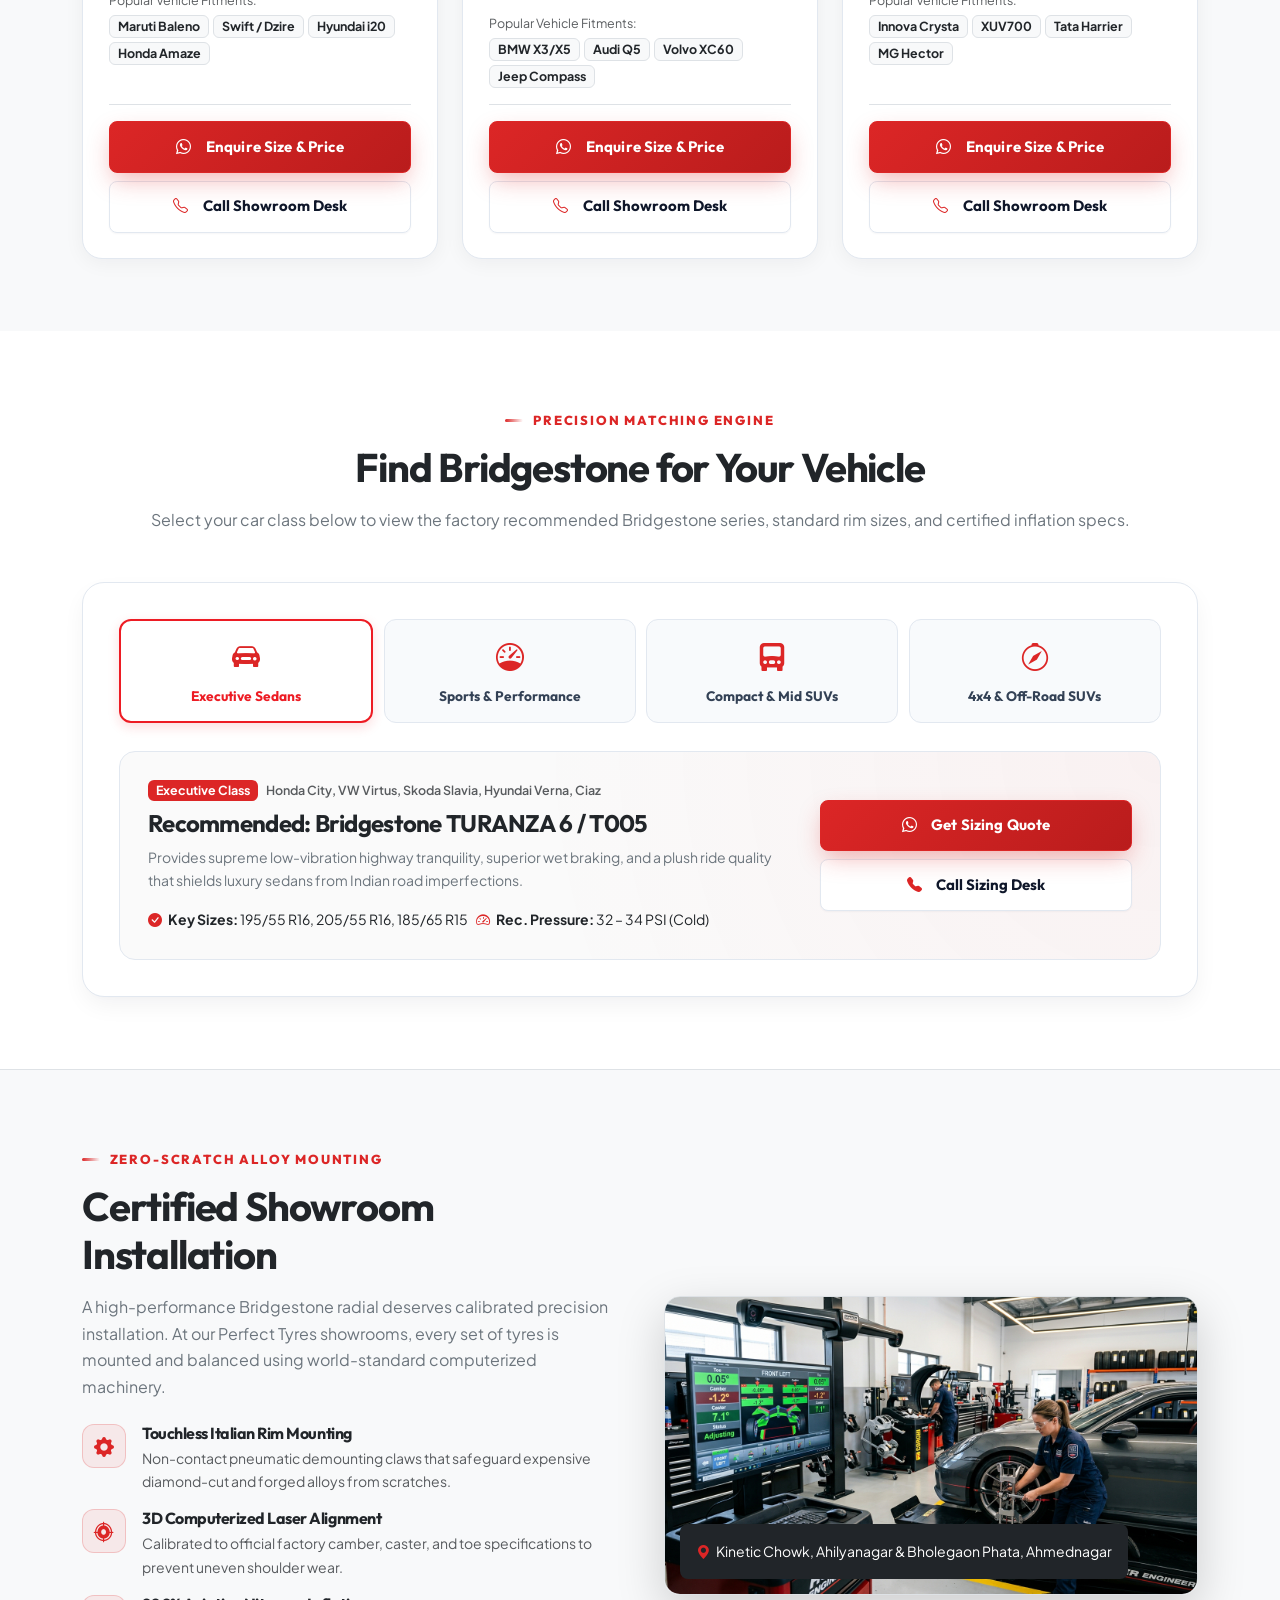
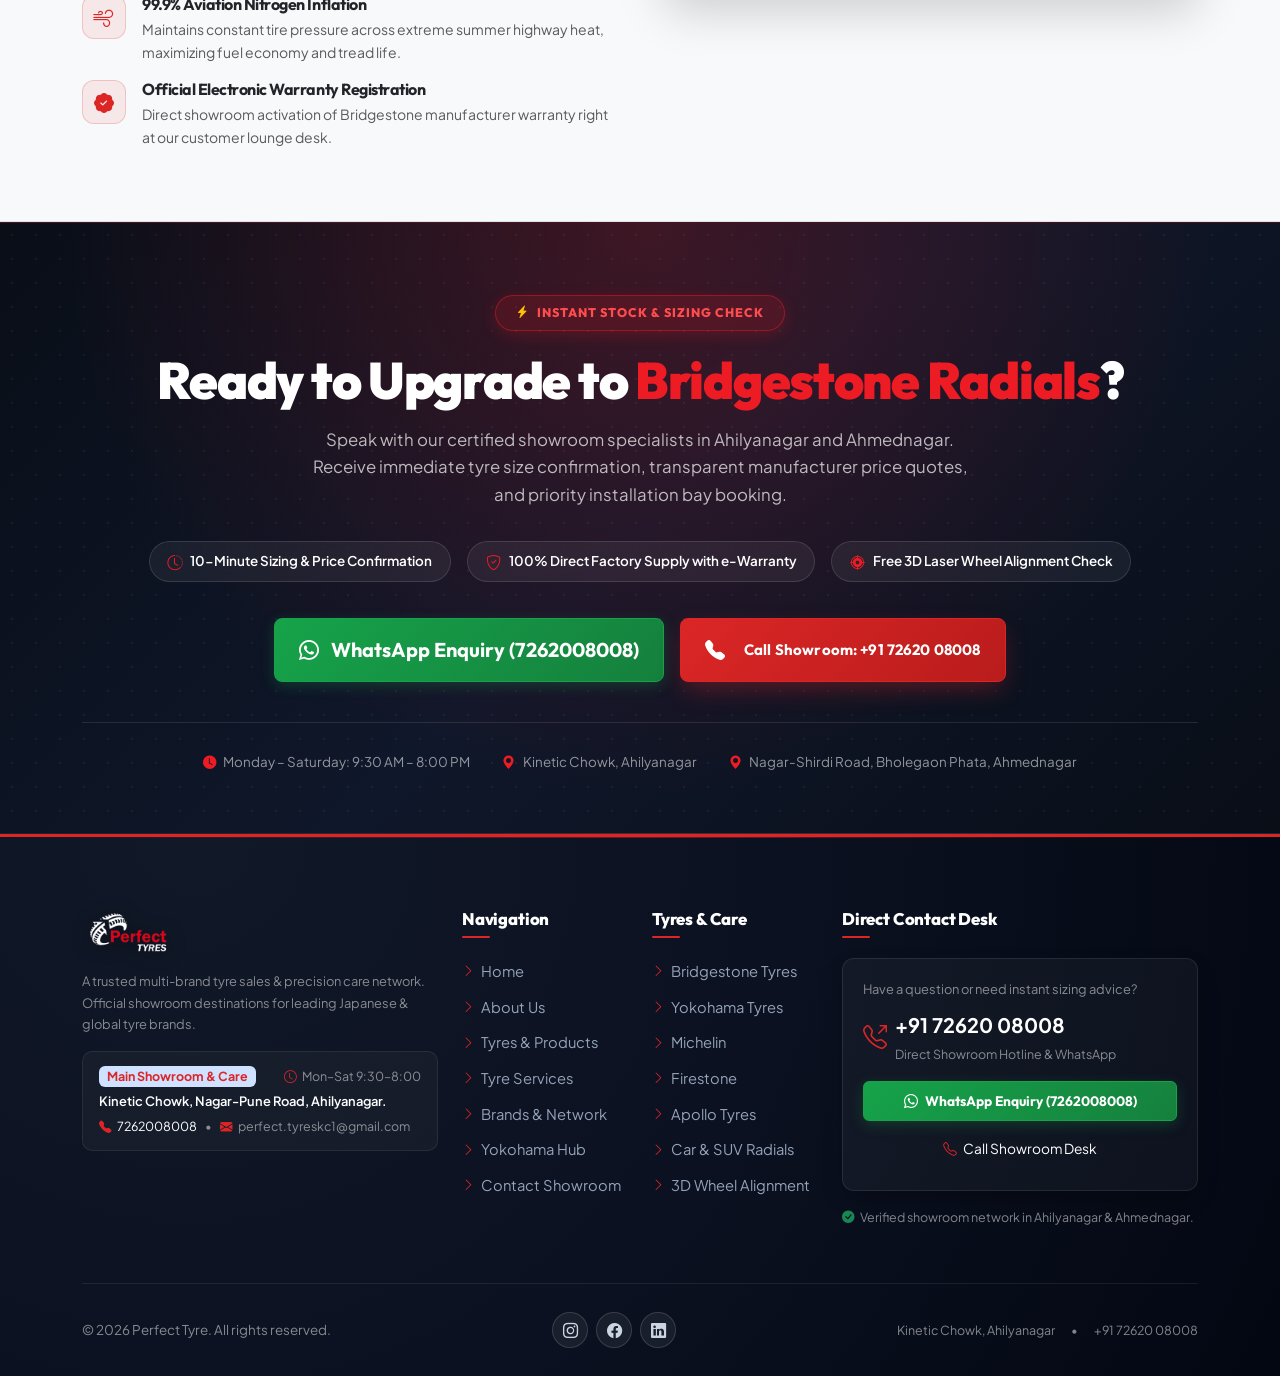
<file: bridgestone.html>
﻿<!DOCTYPE html>
<html lang="en">

<head>
  <meta charset="UTF-8">
  <meta name="viewport" content="width=device-width, initial-scale=1.0">
  <title>Bridgestone Tyres Showroom | Perfect Tyres Ahilyanagar & Ahmednagar</title>
  <meta name="description"
    content="Official Bridgestone Tyres authorized showroom destination at Perfect Tyres Ahilyanagar. Explore Potenza, Turanza, Dueler, and Ecopia radials with certified 3D laser alignment and factory warranty.">

  <!-- Open Graph -->
  <meta property="og:title" content="Bridgestone Tyres Showroom | Perfect Tyres">
  <meta property="og:description"
    content="Experience Japan's premier performance radials. Potenza, Turanza, Dueler, and Ecopia with computerized 3D laser alignment at Perfect Tyres.">
  <meta property="og:type" content="website">

  <!-- Google Fonts -->
  <link rel="preconnect" href="https://fonts.googleapis.com">
  <link rel="preconnect" href="https://fonts.gstatic.com" crossorigin>
  <link
    href="https://fonts.googleapis.com/css2?family=Outfit:wght@400;500;600;700;800;900&family=Plus+Jakarta+Sans:wght@400;500;600;700;800&family=JetBrains+Mono:wght@500;700&display=swap"
    rel="stylesheet">

  <!-- Bootstrap 5.3.3 CSS -->
  <link href="https://cdn.jsdelivr.net/npm/bootstrap@5.3.3/dist/css/bootstrap.min.css" rel="stylesheet"
    integrity="sha384-QWTKZyjpPEjISv5WaRU9OFeRpok6YctnYmDr5pNlyT2bRjXh0JMhjY6hW+ALEwIH" crossorigin="anonymous">

  <!-- Bootstrap Icons 1.11.3 -->
  <link rel="stylesheet" href="https://cdn.jsdelivr.net/npm/bootstrap-icons@1.11.3/font/bootstrap-icons.min.css">

  <!-- Custom Core Design System -->
  <link rel="stylesheet" href="assets/css/style.css">
</head>

<body>

  <!-- Top Bar -->
  <div class="pt-topbar">
    <div class="container-fluid px-lg-4 px-xl-5">
      <div class="pt-topbar-inner">
        <!-- Left: Live Showroom Status & Operating Hours -->
        <div class="d-flex align-items-center gap-2.5">
          <span class="pt-topbar-status">
            <span class="pt-pulse-dot-green"></span> OPEN TODAY &bull; 9:30 AM &ndash; 8:00 PM
          </span>
          <span class="pt-topbar-sep d-none d-md-inline">&bull;</span>
          <span class="pt-topbar-info-item d-none d-md-inline-flex">
            <i class="bi bi-shield-check text-danger"></i> <span>100% Genuine Bridgestone Radials</span>
          </span>
          <span class="pt-topbar-sep d-none d-lg-inline">&bull;</span>
          <span class="pt-topbar-info-item d-none d-lg-inline-flex">
            <i class="bi bi-geo-alt-fill text-danger"></i> <span>Ahilyanagar &amp; Ahmednagar Hubs</span>
          </span>
        </div>

        <!-- Right: Utility Quick Links & Instant Hotline -->
        <div class="pt-topbar-actions">
          <a href="tyres.html#size-guide" class="pt-topbar-link d-none d-sm-inline-flex">
            <i class="bi bi-rulers"></i> <span>Tyre Size Guide</span>
          </a>
          <span class="pt-topbar-sep d-none d-sm-inline">&bull;</span>
          <a href="brands.html#network" class="pt-topbar-link d-none d-md-inline-flex">
            <i class="bi bi-building-check"></i> <span>Showroom Network</span>
            <span class="pt-topbar-badge-red">5 Hubs</span>
          </a>
          <a href="tel:+917262008008" class="pt-topbar-hotline">
            <i class="bi bi-telephone-fill"></i>
            <span>+91 72620 08008</span>
          </a>
        </div>
      </div>
    </div>
  </div>

  <!-- Header & Navigation -->
  <header class="pt-navbar">
    <div class="container-fluid px-lg-4 px-xl-5">
      <nav class="navbar navbar-expand-lg p-0">
        <!-- Brand Identity Lockup -->
        <a class="pt-logo-brand" href="index.html" aria-label="Perfect Tyres Home">
          <img src="assets/images/logo.png" alt="Perfect Tyres" class="pt-logo-img">
        </a>

        <!-- Mobile Toggler -->
        <button class="navbar-toggler border-0 p-2" type="button" data-bs-toggle="collapse"
          data-bs-target="#ptNavbarNav" aria-controls="ptNavbarNav" aria-expanded="false"
          aria-label="Toggle navigation">
          <span class="navbar-toggler-icon"></span>
        </button>

        <!-- Navbar Links & Actions -->
        <div class="collapse navbar-collapse" id="ptNavbarNav">
          <ul class="navbar-nav mx-auto my-3 my-lg-0">
            <li class="nav-item">
              <a class="nav-link" href="index.html">Home</a>
            </li>
            <li class="nav-item">
              <a class="nav-link" href="about.html">About Us</a>
            </li>
            <li class="nav-item">
              <a class="nav-link" href="tyres.html">Tyres</a>
            </li>
            <li class="nav-item">
              <a class="nav-link" href="services.html">Services</a>
            </li>
            <li class="nav-item dropdown">
              <a class="nav-link dropdown-toggle active" href="brands.html" id="navbarDropdownBrands" role="button"
                data-bs-toggle="dropdown" aria-expanded="false">
                Brands
              </a>
              <ul class="dropdown-menu pt-dropdown-menu" aria-labelledby="navbarDropdownBrands">
                <li>
                  <a class="dropdown-item pt-dropdown-item d-flex align-items-center gap-2" href="yokohama.html">
                    <span class="pt-brand-dot pt-dot-yokohama"></span>
                    <span class="fw-semibold">Yokohama</span>
                  </a>
                </li>
                <li>
                  <a class="dropdown-item pt-dropdown-item active d-flex align-items-center gap-2" href="bridgestone.html">
                    <span class="pt-brand-dot pt-dot-bridgestone"></span>
                    <span class="fw-semibold">Bridgestone</span>
                  </a>
                </li>
                <li>
                  <a class="dropdown-item pt-dropdown-item d-flex align-items-center gap-2" href="michelin.html">
                    <span class="pt-brand-dot pt-dot-michelin"></span>
                    <span class="fw-semibold">Michelin</span>
                  </a>
                </li>
                <li>
                  <a class="dropdown-item pt-dropdown-item d-flex align-items-center gap-2" href="firestone.html">
                    <span class="pt-brand-dot pt-dot-firestone"></span>
                    <span class="fw-semibold">Firestone</span>
                  </a>
                </li>
                <li>
                  <a class="dropdown-item pt-dropdown-item d-flex align-items-center gap-2" href="apollo.html">
                    <span class="pt-brand-dot pt-dot-apollo"></span>
                    <span class="fw-semibold">Apollo Tyres</span>
                  </a>
                </li>
                <li><hr class="dropdown-divider my-1"></li>
                <li>
                  <a class="dropdown-item pt-dropdown-item pt-dropdown-footer d-flex align-items-center justify-content-between" href="brands.html">
                    <span class="fw-bold text-dark">All Brands & 5 Hubs</span>
                    <i class="bi bi-arrow-right text-danger"></i>
                  </a>
                </li>
              </ul>
            </li>
            <li class="nav-item">
              <a class="nav-link" href="contact.html">Contact</a>
            </li>
          </ul>

          <!-- Nav Right CTA -->
          <div class="d-flex align-items-center gap-2">
            <a href="tel:+917262008008" class="btn btn-pt-dark btn-pt-sm d-none d-sm-inline-flex">
              <i class="bi bi-telephone-fill text-danger me-1"></i> +91 72620 08008
            </a>
          </div>
        </div>
      </nav>
    </div>
  </header>

  <main>
    <!-- =========================================================================
         SECTION 1: HERO — CLEAN MODERN LUXURY & JAPANESE PRECISION
         ========================================================================= -->
    <!-- =========================================================================
         SECTION 1: HERO SHOWCASE (DAYLIGHT LUXURY & 3D STAGE - MATCHING REFERENCE)
         ========================================================================= -->
    <section class="bs-hero-section">
      <div class="container position-relative" style="z-index: 2;">
        <div class="row align-items-center g-4 g-lg-5">
          <!-- Col 1: Left Side Content (Exact text, badges, buttons & layout from reference) -->
          <div class="col-lg-5 text-center text-lg-start">
            <div class="d-inline-flex justify-content-center justify-content-lg-start mb-3">
              <span class="bs-hero-location-pill">
                <i class="bi bi-geo-alt-fill"></i> OFFICIAL BRIDGESTONE SHOWROOM &bull; AHILYANAGAR
              </span>
            </div>

            <!-- Official Bridgestone Logo -->
            <div class="mb-3 d-flex justify-content-center justify-content-lg-start">
              <img src="assets/images/bridgestone-logo.png" alt="Bridgestone" class="bs-hero-brand-logo">
            </div>

            <!-- Main Headline -->
            <h1 class="bs-hero-headline">
              Confidence on<br><span class="text-bs-red">Every Road.</span>
            </h1>

            <!-- Description -->
            <p class="bs-hero-subtext">
              Discover premium Bridgestone tyres engineered for confident handling, wet-road control, lasting comfort, and dependable performance.
            </p>

            <!-- Call-to-action buttons -->
            <div class="bs-hero-actions d-flex flex-wrap align-items-center gap-3 justify-content-center justify-content-lg-start">
              <a href="#lineup" class="bs-btn-explore">
                <i class="bi bi-arrow-right"></i> Explore Bridgestone Tyres
              </a>
              <button type="button" class="bs-btn-whatsapp js-whatsapp-enquire"
                data-category="Bridgestone Hero" data-service="Get Sizing Advice">
                <i class="bi bi-whatsapp"></i> Get Sizing Advice
              </button>
            </div>

            <!-- Subtle Divider -->
            <div class="bs-hero-divider"></div>

            <!-- 3 Trust Badges Row -->
            <div class="bs-hero-trust-row justify-content-center justify-content-lg-start">
              <div class="bs-trust-badge">
                <span class="bs-trust-check"><i class="bi bi-check-lg"></i></span>
                <span class="bs-trust-label">Genuine Tyres</span>
              </div>
              <div class="bs-trust-badge">
                <span class="bs-trust-check"><i class="bi bi-check-lg"></i></span>
                <span class="bs-trust-label">Expert Fitment</span>
              </div>
              <div class="bs-trust-badge">
                <span class="bs-trust-check"><i class="bi bi-check-lg"></i></span>
                <span class="bs-trust-label">Manufacturer Warranty</span>
              </div>
            </div>
          </div>

          <!-- Col 2: Right Side Visual Stage (Rendered 3D tyre on pedestal with callouts and quick pills) -->
          <div class="col-lg-7">
            <div class="bs-hero-showcase-stage">
              <div class="bs-hero-img-wrapper">
                <img src="assets/images/bridgestone-hero-visual.png" alt="Bridgestone Potenza Sport - Engineered for Control" class="bs-hero-stage-render">
              </div>

              <!-- 4 Series Pills directly below pedestal -->
              <div class="bs-hero-series-pills">
                <a href="#lineup" class="bs-series-pill js-quick-series" data-series="potenza">Potenza</a>
                <a href="#lineup" class="bs-series-pill js-quick-series" data-series="turanza">Turanza</a>
                <a href="#lineup" class="bs-series-pill js-quick-series" data-series="dueler">Dueler</a>
                <a href="#lineup" class="bs-series-pill js-quick-series" data-series="ecopia">Ecopia</a>
              </div>
            </div>
          </div>
        </div>
      </div>
    </section>

    <!-- =========================================================================
         SECTION 2: BRIDGESTONE PATENT INNOVATION LAB (UNIQUE 4-COLUMN TECH MATRIX)
         ========================================================================= -->
    <section class="py-5 bg-white border-bottom">
      <div class="container py-lg-4">
        <div class="text-center max-w-700 mx-auto mb-5">
          <div class="pt-eyebrow">Pioneering Japanese R&amp;D</div>
          <h2 class="display-6 fw-bold text-dark mb-3">Bridgestone Engineering Architecture</h2>
          <p class="text-secondary mb-0">
            Behind every Bridgestone tyre lies decades of Formula-1 championship learnings, world-patented polymer chemistry, and environmental sustainability advances.
          </p>
        </div>

        <div class="row g-4">
          <!-- Tech 1 -->
          <div class="col-md-6 col-lg-3">
            <div class="bs-tech-card">
              <div class="bs-tech-icon">
                <i class="bi bi-battery-charging"></i>
              </div>
              <h3 class="h5 fw-bold text-dark mb-2">ENLITEN Tech</h3>
              <p class="text-secondary small mb-3 flex-grow-1">
                Cutting rolling mass by up to 20% while dramatically reducing rolling resistance. Delivers longer battery range on electric vehicles and superior fuel efficiency on petrol &amp; diesel engines.
              </p>
              <div class="pt-2 border-top text-danger fw-bold xs-small">
                <i class="bi bi-check2-circle me-1"></i> EV &amp; Hybrid Certified
              </div>
            </div>
          </div>

          <!-- Tech 2 -->
          <div class="col-md-6 col-lg-3">
            <div class="bs-tech-card">
              <div class="bs-tech-icon">
                <i class="bi bi-droplet-half"></i>
              </div>
              <h3 class="h5 fw-bold text-dark mb-2">NanoPro-Tech Compound</h3>
              <p class="text-secondary small mb-3 flex-grow-1">
                Molecular-level silica bonding regulates internal heat buildup. Prevents tread overheating on intense highway runs while securing Class-A European wet braking grip.
              </p>
              <div class="pt-2 border-top text-danger fw-bold xs-small">
                <i class="bi bi-check2-circle me-1"></i> Micro-Polymer Matrix
              </div>
            </div>
          </div>

          <!-- Tech 3 -->
          <div class="col-md-6 col-lg-3">
            <div class="bs-tech-card">
              <div class="bs-tech-icon">
                <i class="bi bi-soundwave"></i>
              </div>
              <h3 class="h5 fw-bold text-dark mb-2">B-Silent Acoustic Foam</h3>
              <p class="text-secondary small mb-3 flex-grow-1">
                Integrated polyurethane acoustic absorber directly eliminates cavity air resonance inside the tire, resulting in whisper-quiet cabin acoustics at 100+ km/h highway speeds.
              </p>
              <div class="pt-2 border-top text-danger fw-bold xs-small">
                <i class="bi bi-check2-circle me-1"></i> Resonance Cancelled
              </div>
            </div>
          </div>

          <!-- Tech 4 -->
          <div class="col-md-6 col-lg-3">
            <div class="bs-tech-card">
              <div class="bs-tech-icon">
                <i class="bi bi-shield-lock-fill"></i>
              </div>
              <h3 class="h5 fw-bold text-dark mb-2">Cooling-Fin RFT</h3>
              <p class="text-secondary small mb-3 flex-grow-1">
                Patented Run-Flat Technology with heat-dissipating cooling fins on reinforced sidewalls. Keep full vehicle control and drive up to 80 km at 80 km/h after a sudden puncture.
              </p>
              <div class="pt-2 border-top text-danger fw-bold xs-small">
                <i class="bi bi-check2-circle me-1"></i> Zero-Pressure Mobility
              </div>
            </div>
          </div>
        </div>
      </div>
    </section>

    <!-- =========================================================================
         SECTION 3: FLAGSHIP TYRE SERIES (COMPLETE LINEUP WITH PERFORMANCE GAUGES)
         ========================================================================= -->
    <section class="py-5 bg-light" id="lineup">
      <div class="container py-lg-4">
        <div class="d-flex flex-column flex-md-row justify-content-between align-items-md-end mb-4">
          <div>
            <div class="pt-eyebrow">Official Factory Radial Portfolio</div>
            <h2 class="display-6 fw-bold text-dark mb-2">Bridgestone Flagship Tyre Collection</h2>
            <p class="text-secondary mb-0">Direct factory warranty allocations available at our Ahilyanagar and Ahmednagar certified hubs.</p>
          </div>
          <div class="mt-3 mt-md-0">
            <span class="badge bg-danger-subtle text-danger fw-bold px-3 py-2 rounded-pill small">
              <i class="bi bi-shield-check me-1"></i> 100% Genuine Direct Supply
            </span>
          </div>
        </div>

        <!-- Filter Bar -->
        <div class="bs-filter-bar">
          <button type="button" class="bs-filter-btn active js-tyre-filter" data-filter="all">
            <i class="bi bi-grid-fill"></i> All Series (6)
          </button>
          <button type="button" class="bs-filter-btn js-tyre-filter" data-filter="potenza">
            <i class="bi bi-speedometer2"></i> Potenza (Sport)
          </button>
          <button type="button" class="bs-filter-btn js-tyre-filter" data-filter="turanza">
            <i class="bi bi-stars"></i> Turanza (Touring)
          </button>
          <button type="button" class="bs-filter-btn js-tyre-filter" data-filter="dueler">
            <i class="bi bi-compass-fill"></i> Dueler (SUV &amp; 4x4)
          </button>
          <button type="button" class="bs-filter-btn js-tyre-filter" data-filter="ecopia">
            <i class="bi bi-leaf-fill"></i> Ecopia (Eco)
          </button>
        </div>

        <!-- Product Grid -->
        <div class="row g-4" id="bsTyreGrid">

          <!-- Card 1: Potenza Sport -->
          <div class="col-md-6 col-lg-4 bs-tyre-item" data-category="potenza">
            <div class="bs-tyre-card">
              <div class="bs-card-media">
                <span class="bs-series-tag bs-tag-potenza">POTENZA SPORT</span>
                <span class="bs-rim-badge">17" &ndash; 21" Rims</span>
                <img src="assets/images/bridgestone-potenza.jpg" alt="Bridgestone Potenza Sport">
              </div>
              <div class="bs-card-body">
                <div class="d-flex align-items-center justify-content-between mb-1">
                  <h3 class="h5 fw-bold text-dark mb-0">Potenza Sport / S007A</h3>
                  <span class="text-danger fw-bold small"><i class="bi bi-star-fill"></i> 4.9</span>
                </div>
                <div class="text-muted xs-small fw-semibold mb-2">Track Precision &amp; Apex Cornering DNA</div>
                <p class="text-secondary small mb-2">
                  Engineered for high-output sedans and sports cars. Asymmetric continuous center ribs maximize high-speed directional tracking and ultra-short dry/wet braking distances.
                </p>

                <!-- Metric Gauges -->
                <div class="bs-gauge-group">
                  <div class="bs-gauge-item">
                    <span>Dry Grip &amp; Cornering</span>
                    <div class="bs-gauge-bar"><div class="bs-gauge-fill" style="width: 98%;"></div></div>
                  </div>
                  <div class="bs-gauge-item">
                    <span>Wet Braking Safety</span>
                    <div class="bs-gauge-bar"><div class="bs-gauge-fill" style="width: 96%;"></div></div>
                  </div>
                  <div class="bs-gauge-item">
                    <span>High-Speed Stability</span>
                    <div class="bs-gauge-bar"><div class="bs-gauge-fill" style="width: 99%;"></div></div>
                  </div>
                </div>

                <div class="mb-3">
                  <div class="text-muted xs-small mb-1">Popular Vehicle Fitments:</div>
                  <div class="d-flex flex-wrap gap-1">
                    <span class="badge bg-light text-dark border xs-small">Octavia RS</span>
                    <span class="badge bg-light text-dark border xs-small">BMW 3/5</span>
                    <span class="badge bg-light text-dark border xs-small">Audi A4/A6</span>
                    <span class="badge bg-light text-dark border xs-small">Verna Turbo</span>
                  </div>
                </div>

                <div class="mt-auto pt-3 border-top d-grid gap-2">
                  <button type="button" class="btn btn-pt-primary btn-sm js-whatsapp-enquire"
                    data-category="Bridgestone Potenza" data-service="Tyre Pricing & Sizing">
                    <i class="bi bi-whatsapp me-1"></i> Enquire Size &amp; Price
                  </button>
                  <a href="tel:+917262008008" class="btn btn-pt-outline-dark btn-sm">
                    <i class="bi bi-telephone me-1 text-danger"></i> Call Showroom Desk
                  </a>
                </div>
              </div>
            </div>
          </div>

          <!-- Card 2: Turanza 6 -->
          <div class="col-md-6 col-lg-4 bs-tyre-item" data-category="turanza">
            <div class="bs-tyre-card">
              <div class="bs-card-media">
                <span class="bs-series-tag bs-tag-turanza">TURANZA 6</span>
                <span class="bs-rim-badge">15" &ndash; 19" Rims</span>
                <img src="assets/images/bridgestone-turanza.jpg" alt="Bridgestone Turanza 6">
              </div>
              <div class="bs-card-body">
                <div class="d-flex align-items-center justify-content-between mb-1">
                  <h3 class="h5 fw-bold text-dark mb-0">Turanza 6 / T005</h3>
                  <span class="text-danger fw-bold small"><i class="bi bi-star-fill"></i> 4.9</span>
                </div>
                <div class="text-muted xs-small fw-semibold mb-2">Grand Touring Silence &amp; Wet Control</div>
                <p class="text-secondary small mb-2">
                  The benchmark luxury passenger car tyre. Double-angle 3D sipes and specialized acoustic chambers isolate road harshness while providing outstanding wet highway control.
                </p>

                <!-- Metric Gauges -->
                <div class="bs-gauge-group">
                  <div class="bs-gauge-item">
                    <span>Cabin Silence &amp; Comfort</span>
                    <div class="bs-gauge-bar"><div class="bs-gauge-fill-dark" style="width: 98%;"></div></div>
                  </div>
                  <div class="bs-gauge-item">
                    <span>Wet Braking Performance</span>
                    <div class="bs-gauge-bar"><div class="bs-gauge-fill" style="width: 97%;"></div></div>
                  </div>
                  <div class="bs-gauge-item">
                    <span>Tread Mileage Longevity</span>
                    <div class="bs-gauge-bar"><div class="bs-gauge-fill-green" style="width: 92%;"></div></div>
                  </div>
                </div>

                <div class="mb-3">
                  <div class="text-muted xs-small mb-1">Popular Vehicle Fitments:</div>
                  <div class="d-flex flex-wrap gap-1">
                    <span class="badge bg-light text-dark border xs-small">Honda City</span>
                    <span class="badge bg-light text-dark border xs-small">Hyundai Creta</span>
                    <span class="badge bg-light text-dark border xs-small">VW Virtus</span>
                    <span class="badge bg-light text-dark border xs-small">Innova Hycross</span>
                  </div>
                </div>

                <div class="mt-auto pt-3 border-top d-grid gap-2">
                  <button type="button" class="btn btn-pt-primary btn-sm js-whatsapp-enquire"
                    data-category="Bridgestone Turanza" data-service="Tyre Pricing & Sizing">
                    <i class="bi bi-whatsapp me-1"></i> Enquire Size &amp; Price
                  </button>
                  <a href="tel:+917262008008" class="btn btn-pt-outline-dark btn-sm">
                    <i class="bi bi-telephone me-1 text-danger"></i> Call Showroom Desk
                  </a>
                </div>
              </div>
            </div>
          </div>

          <!-- Card 3: Dueler A/T 002 -->
          <div class="col-md-6 col-lg-4 bs-tyre-item" data-category="dueler">
            <div class="bs-tyre-card">
              <div class="bs-card-media">
                <span class="bs-series-tag bs-tag-dueler">DUELER A/T 002</span>
                <span class="bs-rim-badge">15" &ndash; 18" Rims</span>
                <img src="assets/images/bridgestone-dueler.jpg" alt="Bridgestone Dueler AT 002">
              </div>
              <div class="bs-card-body">
                <div class="d-flex align-items-center justify-content-between mb-1">
                  <h3 class="h5 fw-bold text-dark mb-0">Dueler A/T 002 / All-Terrain</h3>
                  <span class="text-danger fw-bold small"><i class="bi bi-star-fill"></i> 4.8</span>
                </div>
                <div class="text-muted xs-small fw-semibold mb-2">Aggressive 4x4 Off-Road Armor</div>
                <p class="text-secondary small mb-2">
                  Built for rugged SUV dominance. Interlocking shoulder traction blocks and stone ejectors resist jagged gravel, mud, and highway rain with equal composure.
                </p>

                <!-- Metric Gauges -->
                <div class="bs-gauge-group">
                  <div class="bs-gauge-item">
                    <span>Off-Road Mud &amp; Sand Grip</span>
                    <div class="bs-gauge-bar"><div class="bs-gauge-fill" style="width: 96%;"></div></div>
                  </div>
                  <div class="bs-gauge-item">
                    <span>Sidewall Cut Resistance</span>
                    <div class="bs-gauge-bar"><div class="bs-gauge-fill" style="width: 98%;"></div></div>
                  </div>
                  <div class="bs-gauge-item">
                    <span>Highway Wet Tracking</span>
                    <div class="bs-gauge-bar"><div class="bs-gauge-fill-dark" style="width: 91%;"></div></div>
                  </div>
                </div>

                <div class="mb-3">
                  <div class="text-muted xs-small mb-1">Popular Vehicle Fitments:</div>
                  <div class="d-flex flex-wrap gap-1">
                    <span class="badge bg-light text-dark border xs-small">Toyota Fortuner</span>
                    <span class="badge bg-light text-dark border xs-small">Mahindra Thar</span>
                    <span class="badge bg-light text-dark border xs-small">Scorpio-N</span>
                    <span class="badge bg-light text-dark border xs-small">Hilux 4x4</span>
                  </div>
                </div>

                <div class="mt-auto pt-3 border-top d-grid gap-2">
                  <button type="button" class="btn btn-pt-primary btn-sm js-whatsapp-enquire"
                    data-category="Bridgestone Dueler AT" data-service="Tyre Pricing & Sizing">
                    <i class="bi bi-whatsapp me-1"></i> Enquire Size &amp; Price
                  </button>
                  <a href="tel:+917262008008" class="btn btn-pt-outline-dark btn-sm">
                    <i class="bi bi-telephone me-1 text-danger"></i> Call Showroom Desk
                  </a>
                </div>
              </div>
            </div>
          </div>

          <!-- Card 4: Ecopia EP150 / EP300 -->
          <div class="col-md-6 col-lg-4 bs-tyre-item" data-category="ecopia">
            <div class="bs-tyre-card">
              <div class="bs-card-media">
                <span class="bs-series-tag bs-tag-ecopia">ECOPIA EP150 / EP300</span>
                <span class="bs-rim-badge">13" &ndash; 16" Rims</span>
                <img src="assets/images/bridgestone-ecopia.jpg" alt="Bridgestone Ecopia EP150">
              </div>
              <div class="bs-card-body">
                <div class="d-flex align-items-center justify-content-between mb-1">
                  <h3 class="h5 fw-bold text-dark mb-0">Ecopia EP150 / EP300</h3>
                  <span class="text-danger fw-bold small"><i class="bi bi-star-fill"></i> 4.7</span>
                </div>
                <div class="text-muted xs-small fw-semibold mb-2">Maximum Fuel Mileage &amp; Low Resistance</div>
                <p class="text-secondary small mb-2">
                  Engineered with specialized NanoPro-Tech carbon matrix to reduce rolling energy waste. Delivers noticeable fuel savings and long-lasting tread wear for city and highway driving.
                </p>

                <!-- Metric Gauges -->
                <div class="bs-gauge-group">
                  <div class="bs-gauge-item">
                    <span>Fuel Mileage Savings</span>
                    <div class="bs-gauge-bar"><div class="bs-gauge-fill-green" style="width: 98%;"></div></div>
                  </div>
                  <div class="bs-gauge-item">
                    <span>Tread Lifespan</span>
                    <div class="bs-gauge-bar"><div class="bs-gauge-fill-green" style="width: 96%;"></div></div>
                  </div>
                  <div class="bs-gauge-item">
                    <span>Daily Braking Control</span>
                    <div class="bs-gauge-bar"><div class="bs-gauge-fill" style="width: 90%;"></div></div>
                  </div>
                </div>

                <div class="mb-3">
                  <div class="text-muted xs-small mb-1">Popular Vehicle Fitments:</div>
                  <div class="d-flex flex-wrap gap-1">
                    <span class="badge bg-light text-dark border xs-small">Maruti Baleno</span>
                    <span class="badge bg-light text-dark border xs-small">Swift / Dzire</span>
                    <span class="badge bg-light text-dark border xs-small">Hyundai i20</span>
                    <span class="badge bg-light text-dark border xs-small">Honda Amaze</span>
                  </div>
                </div>

                <div class="mt-auto pt-3 border-top d-grid gap-2">
                  <button type="button" class="btn btn-pt-primary btn-sm js-whatsapp-enquire"
                    data-category="Bridgestone Ecopia" data-service="Tyre Pricing & Sizing">
                    <i class="bi bi-whatsapp me-1"></i> Enquire Size &amp; Price
                  </button>
                  <a href="tel:+917262008008" class="btn btn-pt-outline-dark btn-sm">
                    <i class="bi bi-telephone me-1 text-danger"></i> Call Showroom Desk
                  </a>
                </div>
              </div>
            </div>
          </div>

          <!-- Card 5: Alenza 001 -->
          <div class="col-md-6 col-lg-4 bs-tyre-item" data-category="potenza">
            <div class="bs-tyre-card">
              <div class="bs-card-media">
                <span class="bs-series-tag bs-tag-alenza">ALENZA 001</span>
                <span class="bs-rim-badge">17" &ndash; 21" Rims</span>
                <img src="assets/images/tyre-slide-bridgestone.jpg" alt="Bridgestone Alenza 001">
              </div>
              <div class="bs-card-body">
                <div class="d-flex align-items-center justify-content-between mb-1">
                  <h3 class="h5 fw-bold text-dark mb-0">Alenza 001 Luxury SUV</h3>
                  <span class="text-danger fw-bold small"><i class="bi bi-star-fill"></i> 4.9</span>
                </div>
                <div class="text-muted xs-small fw-semibold mb-2">High-Stance Dynamic Stability</div>
                <p class="text-secondary small mb-2">
                  Tailor-engineered for luxury crossovers and performance SUVs. Multi-round block structure balances contact pressure, eliminating shoulder scrub on heavy SUV chassis.
                </p>

                <!-- Metric Gauges -->
                <div class="bs-gauge-group">
                  <div class="bs-gauge-item">
                    <span>SUV Cornering Control</span>
                    <div class="bs-gauge-bar"><div class="bs-gauge-fill" style="width: 95%;"></div></div>
                  </div>
                  <div class="bs-gauge-item">
                    <span>Wet Road Safety</span>
                    <div class="bs-gauge-bar"><div class="bs-gauge-fill" style="width: 94%;"></div></div>
                  </div>
                  <div class="bs-gauge-item">
                    <span>Cabin Refinement</span>
                    <div class="bs-gauge-bar"><div class="bs-gauge-fill-dark" style="width: 93%;"></div></div>
                  </div>
                </div>

                <div class="mb-3">
                  <div class="text-muted xs-small mb-1">Popular Vehicle Fitments:</div>
                  <div class="d-flex flex-wrap gap-1">
                    <span class="badge bg-light text-dark border xs-small">BMW X3/X5</span>
                    <span class="badge bg-light text-dark border xs-small">Audi Q5</span>
                    <span class="badge bg-light text-dark border xs-small">Volvo XC60</span>
                    <span class="badge bg-light text-dark border xs-small">Jeep Compass</span>
                  </div>
                </div>

                <div class="mt-auto pt-3 border-top d-grid gap-2">
                  <button type="button" class="btn btn-pt-primary btn-sm js-whatsapp-enquire"
                    data-category="Bridgestone Alenza" data-service="Tyre Pricing & Sizing">
                    <i class="bi bi-whatsapp me-1"></i> Enquire Size &amp; Price
                  </button>
                  <a href="tel:+917262008008" class="btn btn-pt-outline-dark btn-sm">
                    <i class="bi bi-telephone me-1 text-danger"></i> Call Showroom Desk
                  </a>
                </div>
              </div>
            </div>
          </div>

          <!-- Card 6: Dueler H/T 684 II -->
          <div class="col-md-6 col-lg-4 bs-tyre-item" data-category="dueler">
            <div class="bs-tyre-card">
              <div class="bs-card-media">
                <span class="bs-series-tag bs-tag-dueler">DUELER H/T 684 II</span>
                <span class="bs-rim-badge">16" &ndash; 18" Rims</span>
                <img src="assets/images/bridgestone-dueler.jpg" alt="Bridgestone Dueler HT">
              </div>
              <div class="bs-card-body">
                <div class="d-flex align-items-center justify-content-between mb-1">
                  <h3 class="h5 fw-bold text-dark mb-0">Dueler H/T 684 II</h3>
                  <span class="text-danger fw-bold small"><i class="bi bi-star-fill"></i> 4.8</span>
                </div>
                <div class="text-muted xs-small fw-semibold mb-2">Long-Distance Highway SUV Touring</div>
                <p class="text-secondary small mb-2">
                  The original equipment choice of India's leading SUVs. Provides plush sedan-like vibration damping, low rolling roar, and heavy-duty steel belt puncture resilience.
                </p>

                <!-- Metric Gauges -->
                <div class="bs-gauge-group">
                  <div class="bs-gauge-item">
                    <span>Highway Glide Comfort</span>
                    <div class="bs-gauge-bar"><div class="bs-gauge-fill-dark" style="width: 95%;"></div></div>
                  </div>
                  <div class="bs-gauge-item">
                    <span>Puncture Resilience</span>
                    <div class="bs-gauge-bar"><div class="bs-gauge-fill" style="width: 94%;"></div></div>
                  </div>
                  <div class="bs-gauge-item">
                    <span>Long Highway Tread Life</span>
                    <div class="bs-gauge-bar"><div class="bs-gauge-fill-green" style="width: 95%;"></div></div>
                  </div>
                </div>

                <div class="mb-3">
                  <div class="text-muted xs-small mb-1">Popular Vehicle Fitments:</div>
                  <div class="d-flex flex-wrap gap-1">
                    <span class="badge bg-light text-dark border xs-small">Innova Crysta</span>
                    <span class="badge bg-light text-dark border xs-small">XUV700</span>
                    <span class="badge bg-light text-dark border xs-small">Tata Harrier</span>
                    <span class="badge bg-light text-dark border xs-small">MG Hector</span>
                  </div>
                </div>

                <div class="mt-auto pt-3 border-top d-grid gap-2">
                  <button type="button" class="btn btn-pt-primary btn-sm js-whatsapp-enquire"
                    data-category="Bridgestone Dueler HT" data-service="Tyre Pricing & Sizing">
                    <i class="bi bi-whatsapp me-1"></i> Enquire Size &amp; Price
                  </button>
                  <a href="tel:+917262008008" class="btn btn-pt-outline-dark btn-sm">
                    <i class="bi bi-telephone me-1 text-danger"></i> Call Showroom Desk
                  </a>
                </div>
              </div>
            </div>
          </div>

        </div>
      </div>
    </section>

    <!-- =========================================================================
         SECTION 4: INTERACTIVE VEHICLE FITMENT SELECTOR (UNIQUE MATCHER TOOL)
         ========================================================================= -->
    <section class="py-5 bg-white border-bottom" id="fitment">
      <div class="container py-lg-4">
        <div class="text-center max-w-700 mx-auto mb-5">
          <div class="pt-eyebrow">Precision Matching Engine</div>
          <h2 class="display-6 fw-bold text-dark mb-3">Find Bridgestone for Your Vehicle</h2>
          <p class="text-secondary mb-0">Select your car class below to view the factory recommended Bridgestone series, standard rim sizes, and certified inflation specs.</p>
        </div>

        <div class="bs-matcher-box">
          <!-- Segment Tabs -->
          <div class="bs-matcher-nav" role="tablist">
            <button type="button" class="bs-matcher-tab active js-matcher-tab" data-target="sedan">
              <i class="bi bi-car-front-fill d-block fs-3 mb-1 text-danger"></i>
              Executive Sedans
            </button>
            <button type="button" class="bs-matcher-tab js-matcher-tab" data-target="performance">
              <i class="bi bi-speedometer d-block fs-3 mb-1 text-danger"></i>
              Sports &amp; Performance
            </button>
            <button type="button" class="bs-matcher-tab js-matcher-tab" data-target="crossover">
              <i class="bi bi-truck-front-fill d-block fs-3 mb-1 text-danger"></i>
              Compact &amp; Mid SUVs
            </button>
            <button type="button" class="bs-matcher-tab js-matcher-tab" data-target="fullsuv">
              <i class="bi bi-compass d-block fs-3 mb-1 text-danger"></i>
              4x4 &amp; Off-Road SUVs
            </button>
          </div>

          <!-- Matcher Result Drawer -->
          <div class="bs-fitment-detail-card" id="matcherResultBox">
            <div class="row align-items-center g-4">
              <div class="col-lg-8">
                <div class="d-flex align-items-center gap-2 mb-2">
                  <span class="badge bg-danger text-white fw-bold xs-small" id="matcherBadge">Executive Class</span>
                  <span class="text-muted xs-small fw-semibold" id="matcherModels">Honda City, VW Virtus, Skoda Slavia, Hyundai Verna, Ciaz</span>
                </div>
                <h3 class="h4 fw-bold text-dark mb-2" id="matcherRecommended">Recommended: Bridgestone TURANZA 6 / T005</h3>
                <p class="text-secondary small mb-3" id="matcherReason">
                  Provides supreme low-vibration highway tranquility, superior wet braking, and a plush ride quality that shields luxury sedans from Indian road imperfections.
                </p>
                <div class="row g-2 text-dark small">
                  <div class="col-sm-6">
                    <i class="bi bi-check-circle-fill text-danger me-1"></i> <strong>Key Sizes:</strong> <span id="matcherSizes">195/55 R16, 205/55 R16, 185/65 R15</span>
                  </div>
                  <div class="col-sm-6">
                    <i class="bi bi-speedometer2 text-danger me-1"></i> <strong>Rec. Pressure:</strong> <span id="matcherPressure">32 &ndash; 34 PSI (Cold)</span>
                  </div>
                </div>
              </div>
              <div class="col-lg-4 text-lg-end">
                <button type="button" class="btn btn-pt-primary w-100 mb-2 js-whatsapp-enquire"
                  data-category="Vehicle Fitment Match" data-service="Bridgestone Sizing">
                  <i class="bi bi-whatsapp me-1"></i> Get Sizing Quote
                </button>
                <a href="tel:+917262008008" class="btn btn-pt-outline-dark w-100 btn-sm">
                  <i class="bi bi-telephone-fill text-danger me-1"></i> Call Sizing Desk
                </a>
              </div>
            </div>
          </div>
        </div>
      </div>
    </section>

    <!-- =========================================================================
         SECTION 5: CERTIFIED SHOWROOM MOUNTING EXPERIENCE
         ========================================================================= -->
    <section class="py-5 bg-light border-bottom">
      <div class="container py-lg-4">
        <div class="row align-items-center g-5">
          <div class="col-lg-6">
            <div class="pt-eyebrow">Zero-Scratch Alloy Mounting</div>
            <h2 class="display-6 fw-bold text-dark mb-3">Certified Showroom Installation</h2>
            <p class="text-secondary mb-4">
              A high-performance Bridgestone radial deserves calibrated precision installation. At our Perfect Tyres showrooms, every set of tyres is mounted and balanced using world-standard computerized machinery.
            </p>

            <div class="d-flex flex-column gap-3">
              <div class="d-flex align-items-start gap-3">
                <div class="pt-footer-trust-icon text-danger fs-5">
                  <i class="bi bi-gear-fill"></i>
                </div>
                <div>
                  <h4 class="h6 fw-bold text-dark mb-1">Touchless Italian Rim Mounting</h4>
                  <p class="text-muted small mb-0">Non-contact pneumatic demounting claws that safeguard expensive diamond-cut and forged alloys from scratches.</p>
                </div>
              </div>

              <div class="d-flex align-items-start gap-3">
                <div class="pt-footer-trust-icon text-danger fs-5">
                  <i class="bi bi-crosshair2"></i>
                </div>
                <div>
                  <h4 class="h6 fw-bold text-dark mb-1">3D Computerized Laser Alignment</h4>
                  <p class="text-muted small mb-0">Calibrated to official factory camber, caster, and toe specifications to prevent uneven shoulder wear.</p>
                </div>
              </div>

              <div class="d-flex align-items-start gap-3">
                <div class="pt-footer-trust-icon text-danger fs-5">
                  <i class="bi bi-wind"></i>
                </div>
                <div>
                  <h4 class="h6 fw-bold text-dark mb-1">99.9% Aviation Nitrogen Inflation</h4>
                  <p class="text-muted small mb-0">Maintains constant tire pressure across extreme summer highway heat, maximizing fuel economy and tread life.</p>
                </div>
              </div>

              <div class="d-flex align-items-start gap-3">
                <div class="pt-footer-trust-icon text-danger fs-5">
                  <i class="bi bi-patch-check-fill"></i>
                </div>
                <div>
                  <h4 class="h6 fw-bold text-dark mb-1">Official Electronic Warranty Registration</h4>
                  <p class="text-muted small mb-0">Direct showroom activation of Bridgestone manufacturer warranty right at our customer lounge desk.</p>
                </div>
              </div>
            </div>
          </div>

          <div class="col-lg-6">
            <div class="position-relative">
              <img src="assets/images/service-workshop.jpg" alt="Perfect Tyres Precision Workshop"
                class="img-fluid rounded-4 shadow-lg border">
              <div class="position-absolute bottom-0 start-0 m-3 p-3 bg-dark bg-opacity-90 text-white rounded-3 backdrop-blur small">
                <i class="bi bi-geo-alt-fill text-danger me-1"></i> Kinetic Chowk, Ahilyanagar &amp; Bholegaon Phata, Ahmednagar
              </div>
            </div>
          </div>
        </div>
      </div>
    </section>

    <!-- =========================================================================
         SECTION 6: SHOWROOM HOTLINE & INSTANT STOCK & SIZING CHECK
         ========================================================================= -->
    <section class="bs-cta-section">
      <div class="container position-relative text-center" style="z-index: 2;">
        <span class="bs-cta-pill">
          <i class="bi bi-lightning-charge-fill text-warning"></i> Instant Stock &amp; Sizing Check
        </span>
        <h2 class="bs-cta-title">
          Ready to Upgrade to <span>Bridgestone Radials</span>?
        </h2>
        <p class="bs-cta-desc">
          Speak with our certified showroom specialists in Ahilyanagar and Ahmednagar. Receive immediate tyre size confirmation, transparent manufacturer price quotes, and priority installation bay booking.
        </p>

        <!-- 3 Quick Value Assurance Badges -->
        <div class="bs-cta-features-row">
          <div class="bs-cta-feature-pill">
            <i class="bi bi-clock-history"></i> 10-Minute Sizing &amp; Price Confirmation
          </div>
          <div class="bs-cta-feature-pill">
            <i class="bi bi-shield-check"></i> 100% Direct Factory Supply with e-Warranty
          </div>
          <div class="bs-cta-feature-pill">
            <i class="bi bi-crosshair2"></i> Free 3D Laser Wheel Alignment Check
          </div>
        </div>

        <!-- High-Contrast CTAs -->
        <div class="bs-cta-actions">
          <button type="button" class="btn btn-pt-whatsapp btn-lg js-whatsapp-enquire px-4 py-3"
            data-category="Bridgestone Direct Enquiry" data-service="Stock & Pricing">
            <i class="bi bi-whatsapp me-2 fs-5"></i> WhatsApp Enquiry (7262008008)
          </button>
          <a href="tel:+917262008008" class="btn btn-pt-primary btn-lg px-4 py-3">
            <i class="bi bi-telephone-fill me-2 fs-5"></i> Call Showroom: +91 72620 08008
          </a>
        </div>

        <!-- Verified Showroom Hours & Hubs -->
        <div class="bs-cta-meta">
          <span><i class="bi bi-clock-fill"></i> Monday &ndash; Saturday: 9:30 AM &ndash; 8:00 PM</span>
          <span><i class="bi bi-geo-alt-fill"></i> Kinetic Chowk, Ahilyanagar</span>
          <span><i class="bi bi-geo-alt-fill"></i> Nagar-Shirdi Road, Bholegaon Phata, Ahmednagar</span>
        </div>
      </div>
    </section>
  </main>

  <!-- =========================================================================
       SECTION 7: FOOTER & SOCIAL MEDIA BOTTOM BAR
       ========================================================================= -->
  <footer class="pt-footer">
    <div class="container">
      <!-- Main Footer Grid -->
      <div class="row g-4 justify-content-between">
        <!-- Col 1: Brand Info & Showroom Hub -->
        <div class="col-lg-4 col-md-6">
          <a class="pt-logo-brand mb-3" href="index.html" aria-label="Perfect Tyres Home">
            <img src="assets/images/logo-light.png" alt="Perfect Tyres" class="pt-footer-logo-img">
          </a>
          <p class="text-white-50 small mb-3">
            A trusted multi-brand tyre sales &amp; precision care network. Official showroom destinations for leading Japanese &amp; global tyre brands.
          </p>

          <!-- Branch: Ahilyanagar -->
          <div class="pt-footer-branch-card">
            <div class="d-flex align-items-center justify-content-between mb-1">
              <span class="badge bg-primary-subtle text-primary fw-bold xs-small">Main Showroom &amp; Care</span>
              <span class="xs-small text-white-50"><i class="bi bi-clock me-1 text-primary"></i> Mon&ndash;Sat 9:30&ndash;8:00</span>
            </div>
            <div class="text-white fw-semibold small mb-1">Kinetic Chowk, Nagar-Pune Road, Ahilyanagar.</div>
            <div class="d-flex flex-wrap gap-2 xs-small text-white-50">
              <a href="tel:+917262008008" class="text-white text-decoration-none"><i class="bi bi-telephone-fill text-danger me-1"></i> 7262008008</a>
              <span>&bull;</span>
              <a href="mailto:perfect.tyreskc1@gmail.com" class="text-white-50 text-decoration-none"><i class="bi bi-envelope-fill text-danger me-1"></i> perfect.tyreskc1@gmail.com</a>
            </div>
          </div>
        </div>

        <!-- Col 2: Navigation -->
        <div class="col-lg-2 col-md-3 col-6">
          <h5>Navigation</h5>
          <ul class="pt-footer-links">
            <li><a href="index.html"><i class="bi bi-chevron-right text-danger small"></i> Home</a></li>
            <li><a href="about.html"><i class="bi bi-chevron-right text-danger small"></i> About Us</a></li>
            <li><a href="tyres.html"><i class="bi bi-chevron-right text-danger small"></i> Tyres &amp; Products</a></li>
            <li><a href="services.html"><i class="bi bi-chevron-right text-danger small"></i> Tyre Services</a></li>
            <li><a href="brands.html"><i class="bi bi-chevron-right text-danger small"></i> Brands &amp; Network</a></li>
            <li><a href="yokohama.html"><i class="bi bi-chevron-right text-danger small"></i> Yokohama Hub</a></li>
            <li><a href="contact.html"><i class="bi bi-chevron-right text-danger small"></i> Contact Showroom</a></li>
          </ul>
        </div>

        <!-- Col 3: Categories & Brands -->
        <div class="col-lg-2 col-md-3 col-6">
          <h5>Tyres &amp; Care</h5>
          <ul class="pt-footer-links">
            <li><a href="bridgestone.html"><i class="bi bi-chevron-right text-danger small"></i> Bridgestone Tyres</a></li>
            <li><a href="yokohama.html"><i class="bi bi-chevron-right text-danger small"></i> Yokohama Tyres</a></li>
            <li><a href="michelin.html"><i class="bi bi-chevron-right text-danger small"></i> Michelin</a></li>
            <li><a href="firestone.html"><i class="bi bi-chevron-right text-danger small"></i> Firestone</a></li>
            <li><a href="apollo.html"><i class="bi bi-chevron-right text-danger small"></i> Apollo Tyres</a></li>
            <li><a href="tyres.html?cat=car"><i class="bi bi-chevron-right text-danger small"></i> Car &amp; SUV Radials</a></li>
            <li><a href="services.html"><i class="bi bi-chevron-right text-danger small"></i> 3D Wheel Alignment</a></li>
          </ul>
        </div>

        <!-- Col 4: Direct Help Desk & Fast Contact -->
        <div class="col-lg-4 col-md-6">
          <h5>Direct Contact Desk</h5>
          <div class="pt-footer-desk-card">
            <div class="text-white-50 small mb-2">Have a question or need instant sizing advice?</div>
            <div class="d-flex align-items-center gap-2 mb-3">
              <i class="bi bi-telephone-outbound text-danger fs-4"></i>
              <div>
                <a href="tel:+917262008008" class="fs-5 fw-bold text-white text-decoration-none d-block">+91 72620 08008</a>
                <span class="text-white-50 xs-small">Direct Showroom Hotline &amp; WhatsApp</span>
              </div>
            </div>
            <div class="d-grid gap-2">
              <button type="button" class="btn btn-pt-whatsapp btn-pt-sm w-100 js-whatsapp-enquire" data-category="General Tyre Enquiry" data-service="Showroom Assistance">
                <i class="bi bi-whatsapp me-1"></i> WhatsApp Enquiry (7262008008)
              </button>
              <a href="tel:+917262008008" class="btn btn-pt-outline btn-pt-sm text-white w-100">
                <i class="bi bi-telephone me-1 text-danger"></i> Call Showroom Desk
              </a>
            </div>
          </div>
          <div class="mt-3 text-white-50 xs-small">
            <i class="bi bi-check-circle-fill text-success me-1"></i> Verified showroom network in Ahilyanagar &amp; Ahmednagar.
          </div>
        </div>
      </div>

      <!-- Footer Bottom -->
      <div class="pt-footer-bottom d-flex flex-column flex-md-row justify-content-between align-items-center gap-3">
        <p class="mb-0 text-white-50">
          &copy; 2026 Perfect Tyre. All rights reserved.
        </p>
        <div class="pt-footer-socials d-flex align-items-center gap-2">
          <a href="https://www.instagram.com/" target="_blank" rel="noopener noreferrer" class="pt-social-btn pt-social-instagram" aria-label="Instagram">
            <i class="bi bi-instagram"></i>
          </a>
          <a href="https://www.facebook.com/" target="_blank" rel="noopener noreferrer" class="pt-social-btn pt-social-facebook" aria-label="Facebook">
            <i class="bi bi-facebook"></i>
          </a>
          <a href="https://www.linkedin.com/" target="_blank" rel="noopener noreferrer" class="pt-social-btn pt-social-linkedin" aria-label="LinkedIn">
            <i class="bi bi-linkedin"></i>
          </a>
        </div>
        <div class="d-flex flex-wrap gap-3 text-white-50 xs-small">
          <span>Kinetic Chowk, Ahilyanagar</span>
          <span>&bull;</span>
          <a href="tel:+917262008008" class="text-white-50 text-decoration-none">+91 72620 08008</a>
        </div>
      </div>
    </div>
  </footer>

  <!-- Floating Quick Action Bar -->
  <div class="pt-floating-quick-bar" aria-label="Quick contact actions">
    <a href="tel:+917262008008" class="pt-floating-pill-btn btn-pt-outline-dark pt-header-phone-btn">
      <i class="bi bi-telephone-fill text-primary"></i> Call Showroom
    </a>
    <button type="button" class="pt-floating-pill-btn btn-pt-whatsapp js-whatsapp-enquire"
      data-category="Bridgestone Floating Action" data-service="Showroom Assistance">
      <i class="bi bi-whatsapp"></i> <span class="pt-floating-btn-text">WhatsApp Chat</span>
    </button>
  </div>

  <!-- Back to Top Button -->
  <button type="button" class="pt-back-to-top" aria-label="Back to Top">
    <i class="bi bi-chevron-up"></i>
  </button>

  <!-- Bootstrap 5.3 Bundle JS -->
  <script src="https://cdn.jsdelivr.net/npm/bootstrap@5.3.3/dist/js/bootstrap.bundle.min.js"
    integrity="sha384-YvpcrYf0tY3lHB60NNkmXc5s9fDVZLESaAA55NDzOxhy9GkcIdslK1eN7N6jIeHz"
    crossorigin="anonymous"></script>

  <!-- Main Website Script -->
  <script src="assets/js/main.js"></script>

  <!-- Bridgestone Interactive Stage & Matcher Logic -->
  <script>
    document.addEventListener('DOMContentLoaded', function () {
      // 1. Hero Quick-Jump Series Pill Handler
      const quickSeriesBtns = document.querySelectorAll('.js-quick-series');
      quickSeriesBtns.forEach(function (btn) {
        btn.addEventListener('click', function () {
          const series = this.getAttribute('data-series');
          const targetFilterBtn = document.querySelector('.js-tyre-filter[data-filter="' + series + '"]');
          if (targetFilterBtn) {
            targetFilterBtn.click();
          }
        });
      });

      // 2. Collection Category Filter
      const tyreFilterBtns = document.querySelectorAll('.js-tyre-filter');
      const tyreItems = document.querySelectorAll('.bs-tyre-item');

      tyreFilterBtns.forEach(function (btn) {
        btn.addEventListener('click', function () {
          tyreFilterBtns.forEach(function (b) { b.classList.remove('active'); });
          this.classList.add('active');

          const filter = this.getAttribute('data-filter');
          tyreItems.forEach(function (item) {
            if (filter === 'all' || item.getAttribute('data-category') === filter) {
              item.style.display = '';
            } else {
              item.style.display = 'none';
            }
          });
        });
      });

      // 3. Vehicle Fitment Matcher
      const matcherData = {
        sedan: {
          badge: "Executive Class",
          models: "Honda City, VW Virtus, Skoda Slavia, Hyundai Verna, Ciaz",
          recommended: "Recommended: Bridgestone TURANZA 6 / T005",
          reason: "Provides supreme low-vibration highway tranquility, superior wet braking, and a plush ride quality that shields luxury sedans from Indian road imperfections.",
          sizes: "195/55 R16, 205/55 R16, 185/65 R15",
          pressure: "32 – 34 PSI (Cold)"
        },
        performance: {
          badge: "Motorsport & Enthusiast",
          models: "Skoda Octavia RS, BMW 3/5 Series, Audi A4/A6, Mercedes C-Class, Verna 1.5 Turbo",
          recommended: "Recommended: Bridgestone POTENZA Sport / S007A",
          reason: "Delivers razor-sharp steering turn-in response, ultra-high lateral g-force cornering grip, and unyielding braking control from high speeds.",
          sizes: "225/45 R17, 225/40 R18, 245/45 R18, 255/35 R19",
          pressure: "33 – 36 PSI (Cold)"
        },
        crossover: {
          badge: "Compact & Mid SUV",
          models: "Hyundai Creta, Kia Seltos, Maruti Grand Vitara, Toyota Hyryder, VW Taigun",
          recommended: "Recommended: Bridgestone TURANZA 6 / ALENZA 001",
          reason: "Combines high-stance steering stability with exceptional ride comfort, reducing body roll and keeping cabin noise whisper-quiet across broken city patches.",
          sizes: "215/60 R17, 215/55 R18, 205/65 R16",
          pressure: "33 – 35 PSI (Cold)"
        },
        fullsuv: {
          badge: "4x4 & Full-Size SUV",
          models: "Toyota Fortuner, Mahindra Thar, Scorpio-N, Isuzu V-Cross, Force Gurkha",
          recommended: "Recommended: Bridgestone DUELER A/T 002 / H/T 684",
          reason: "Heavy-duty puncture-resistant casing with aggressive off-road tread blocks that dig into mud, rocks, and slush while remaining smooth and quiet on tarmac.",
          sizes: "265/60 R18, 265/65 R17, 255/65 R18, 245/75 R16",
          pressure: "30 – 32 PSI (Cold)"
        }
      };

      const matcherTabs = document.querySelectorAll('.js-matcher-tab');
      const matcherBadge = document.getElementById('matcherBadge');
      const matcherModels = document.getElementById('matcherModels');
      const matcherRecommended = document.getElementById('matcherRecommended');
      const matcherReason = document.getElementById('matcherReason');
      const matcherSizes = document.getElementById('matcherSizes');
      const matcherPressure = document.getElementById('matcherPressure');

      matcherTabs.forEach(function (tab) {
        tab.addEventListener('click', function () {
          matcherTabs.forEach(function (t) { t.classList.remove('active'); });
          this.classList.add('active');

          const target = this.getAttribute('data-target');
          const d = matcherData[target];
          if (!d) return;

          matcherBadge.textContent = d.badge;
          matcherModels.textContent = d.models;
          matcherRecommended.textContent = d.recommended;
          matcherReason.textContent = d.reason;
          matcherSizes.textContent = d.sizes;
          matcherPressure.textContent = d.pressure;
        });
      });
    });
  </script>
</body>

</html>
</file>
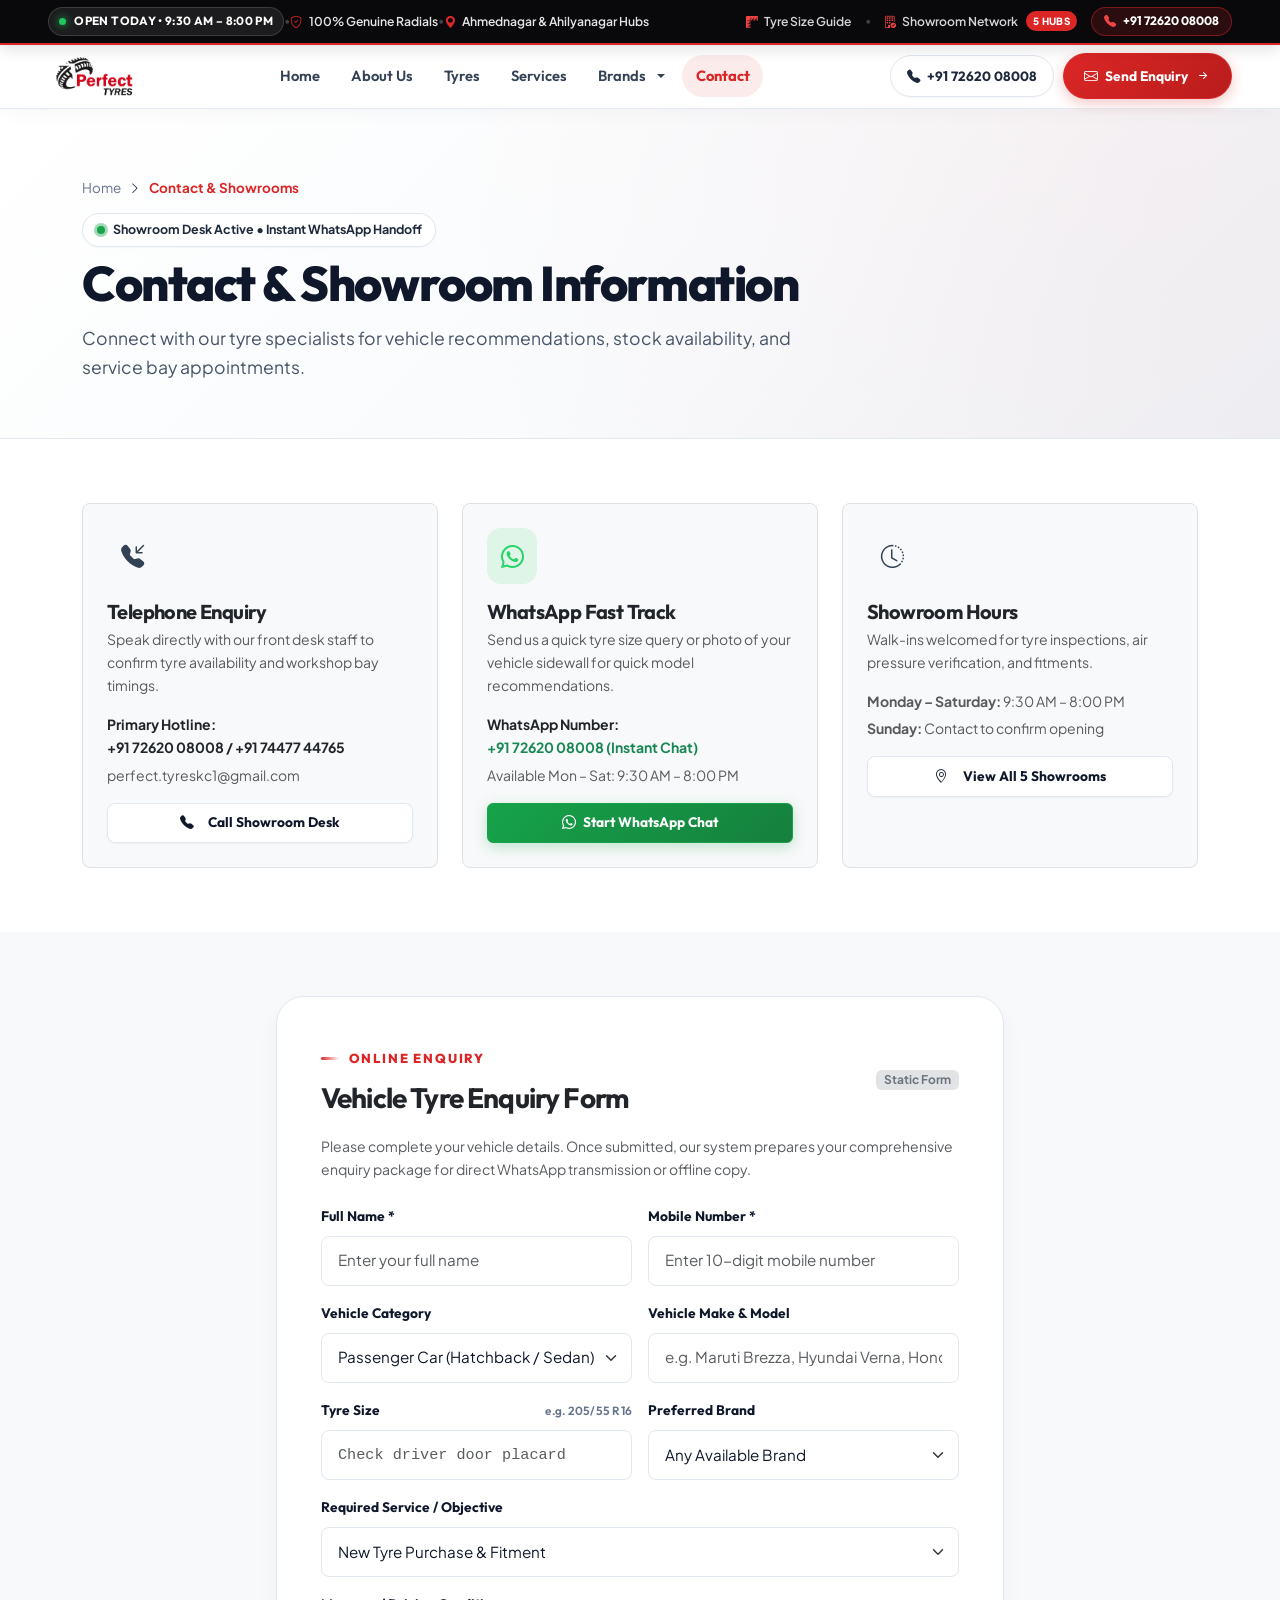
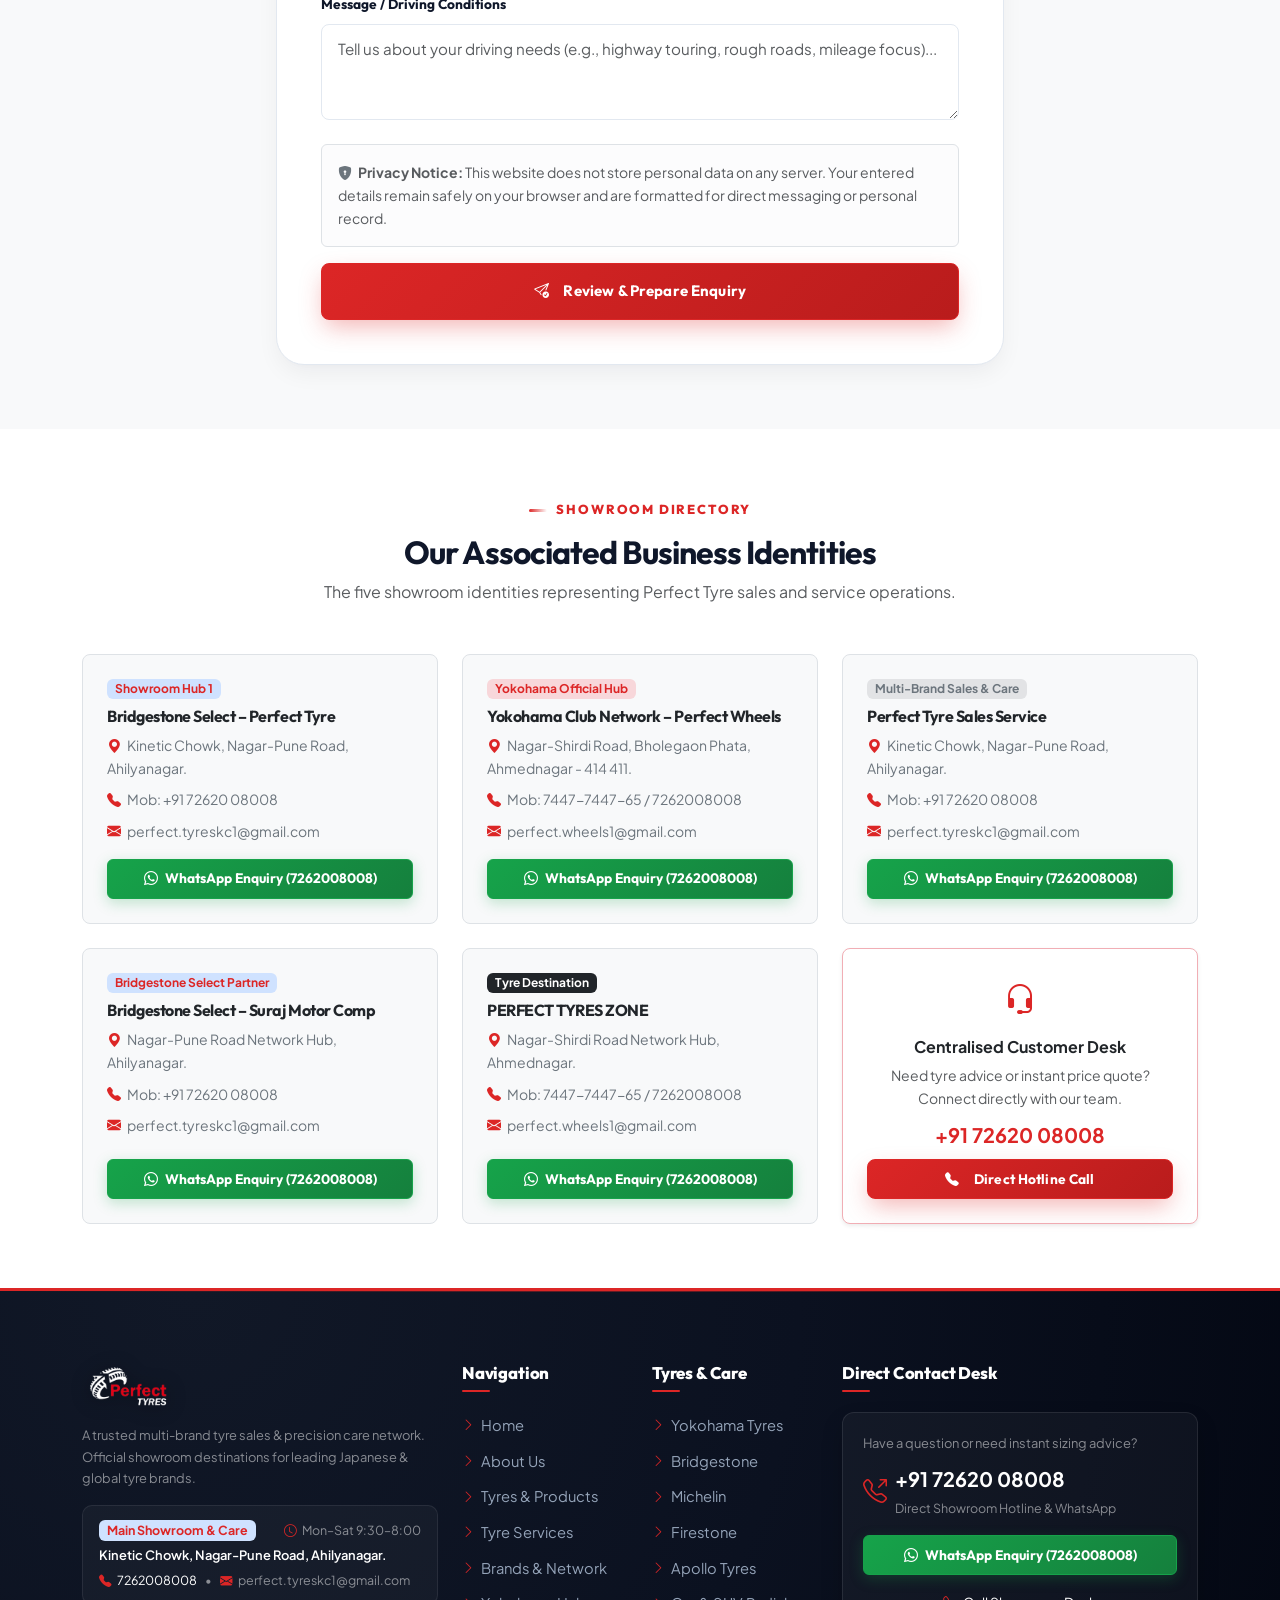
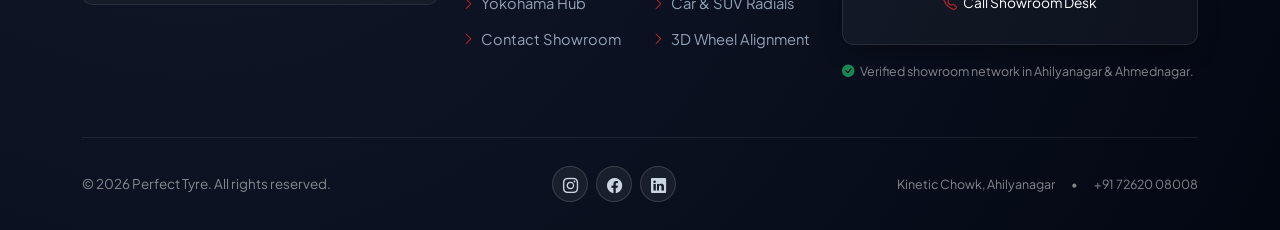
<file: contact.html>
﻿<!DOCTYPE html>
<html lang="en">
<head>
  <meta charset="UTF-8">
  <meta name="viewport" content="width=device-width, initial-scale=1.0">
  <title>Contact Us — Perfect Tyre | Showroom Locations & Enquiry</title>
  <meta name="description" content="Get in touch with Perfect Tyre. Enquire about tyre availability, fitment slots, wheel alignment, or visit our associated showroom identities.">
  <meta name="keywords" content="contact tyre showroom, tyre enquiry, wheel alignment booking, Bridgestone Select location, Yokohama Club Network contact, tyre store phone">

  <!-- Open Graph -->
  <meta property="og:type" content="website">
  <meta property="og:title" content="Contact Perfect Tyre Showroom">
  <meta property="og:description" content="Reach our tyre specialists for sizing, pricing, and fitment services.">
  <meta property="og:image" content="assets/images/tyre-showroom.jpg">

  <!-- Google Fonts -->
  <link rel="preconnect" href="https://fonts.googleapis.com">
  <link rel="preconnect" href="https://fonts.gstatic.com" crossorigin>
  <link href="https://fonts.googleapis.com/css2?family=Outfit:wght@400;500;600;700;800;900&family=Plus+Jakarta+Sans:wght@400;500;600;700&family=JetBrains+Mono:wght@500;700&display=swap" rel="stylesheet">

  <!-- Favicon -->
  <link rel="icon" type="image/png" href="assets/images/logo.png">
  <!-- Bootstrap 5.3 CSS & Icons -->
  <link href="https://cdn.jsdelivr.net/npm/bootstrap@5.3.3/dist/css/bootstrap.min.css" rel="stylesheet" integrity="sha384-QWTKZyjpPEjISv5WaRU9OFeRpok6YctnYmDr5pNlyT2bRjXh0JMhjY6hW+ALEwIH" crossorigin="anonymous">
  <link rel="stylesheet" href="https://cdn.jsdelivr.net/npm/bootstrap-icons@1.11.3/font/bootstrap-icons.min.css">

  <!-- Master Custom CSS -->
  <link rel="stylesheet" href="assets/css/style.css">
</head>
<body>

    <!-- Top Bar (Unique High-Performance Contrast Ribbon) -->
  <div class="pt-topbar">
    <div class="container-fluid px-lg-4 px-xl-5">
      <div class="pt-topbar-inner">
        <!-- Left: Live Showroom Status & Operating Hours -->
        <div class="d-flex align-items-center gap-2.5">
          <span class="pt-topbar-status">
            <span class="pt-pulse-dot-green"></span> OPEN TODAY &bull; 9:30 AM &ndash; 8:00 PM
          </span>
          <span class="pt-topbar-sep d-none d-md-inline">&bull;</span>
          <span class="pt-topbar-info-item d-none d-md-inline-flex">
            <i class="bi bi-shield-check text-danger"></i> <span>100% Genuine Radials</span>
          </span>
          <span class="pt-topbar-sep d-none d-lg-inline">&bull;</span>
          <span class="pt-topbar-info-item d-none d-lg-inline-flex">
            <i class="bi bi-geo-alt-fill text-danger"></i> <span>Ahmednagar &amp; Ahilyanagar Hubs</span>
          </span>
        </div>

        <!-- Right: Utility Quick Links & Instant Hotline -->
        <div class="pt-topbar-actions">
          <a href="tyres.html#size-guide" class="pt-topbar-link d-none d-sm-inline-flex">
            <i class="bi bi-rulers"></i> <span>Tyre Size Guide</span>
          </a>
          <span class="pt-topbar-sep d-none d-sm-inline">&bull;</span>
          <a href="brands.html#network" class="pt-topbar-link d-none d-md-inline-flex">
            <i class="bi bi-building-check"></i> <span>Showroom Network</span>
            <span class="pt-topbar-badge-red">5 Hubs</span>
          </a>
          <a href="tel:+917262008008" class="pt-topbar-hotline">
            <i class="bi bi-telephone-fill"></i>
            <span>+91 72620 08008</span>
          </a>
        </div>
      </div>
    </div>
  </div>

  <!-- Header & Navigation -->
  <header class="pt-navbar">
    <div class="container-fluid px-lg-4 px-xl-5">
      <nav class="navbar navbar-expand-lg p-0">
        <!-- Logo -->
        <a class="pt-logo-brand" href="index.html" aria-label="Perfect Tyres Home">
          <img src="assets/images/logo.png" alt="Perfect Tyres" class="pt-logo-img">
        </a>

        <!-- Mobile Toggler -->
        <button class="navbar-toggler border-0 p-2" type="button" data-bs-toggle="collapse" data-bs-target="#ptNavbarNav" aria-controls="ptNavbarNav" aria-expanded="false" aria-label="Toggle navigation">
          <span class="navbar-toggler-icon"></span>
        </button>

        <!-- Navbar Links & Actions -->
        <div class="collapse navbar-collapse" id="ptNavbarNav">
          <ul class="navbar-nav mx-auto my-3 my-lg-0">
            <li class="nav-item">
              <a class="nav-link" href="index.html">Home</a>
            </li>
            <li class="nav-item">
              <a class="nav-link" href="about.html">About Us</a>
            </li>
            <li class="nav-item">
              <a class="nav-link" href="tyres.html">Tyres</a>
            </li>
            <li class="nav-item">
              <a class="nav-link" href="services.html">Services</a>
            </li>
            <li class="nav-item dropdown">
              <a class="nav-link dropdown-toggle" href="brands.html" id="navbarDropdownBrands" role="button"
                data-bs-toggle="dropdown" aria-expanded="false">
                Brands
              </a>
              <ul class="dropdown-menu pt-dropdown-menu" aria-labelledby="navbarDropdownBrands">
                <li>
                  <a class="dropdown-item pt-dropdown-item d-flex align-items-center gap-2" href="yokohama.html">
                    <span class="pt-brand-dot pt-dot-yokohama"></span>
                    <span class="fw-semibold">Yokohama</span>
                  </a>
                </li>
                <li>
                  <a class="dropdown-item pt-dropdown-item d-flex align-items-center gap-2" href="bridgestone.html">
                    <span class="pt-brand-dot pt-dot-bridgestone"></span>
                    <span class="fw-semibold">Bridgestone</span>
                  </a>
                </li>
                <li>
                  <a class="dropdown-item pt-dropdown-item d-flex align-items-center gap-2" href="michelin.html">
                    <span class="pt-brand-dot pt-dot-michelin"></span>
                    <span class="fw-semibold">Michelin</span>
                  </a>
                </li>
                <li>
                  <a class="dropdown-item pt-dropdown-item d-flex align-items-center gap-2" href="firestone.html">
                    <span class="pt-brand-dot pt-dot-firestone"></span>
                    <span class="fw-semibold">Firestone</span>
                  </a>
                </li>
                <li>
                  <a class="dropdown-item pt-dropdown-item d-flex align-items-center gap-2" href="apollo.html">
                    <span class="pt-brand-dot pt-dot-apollo"></span>
                    <span class="fw-semibold">Apollo Tyres</span>
                  </a>
                </li>
                <li><hr class="dropdown-divider my-1"></li>
                <li>
                  <a class="dropdown-item pt-dropdown-item pt-dropdown-footer d-flex align-items-center justify-content-between" href="brands.html">
                    <span class="fw-bold text-dark">All Brands & 5 Hubs</span>
                    <i class="bi bi-arrow-right text-danger"></i>
                  </a>
                </li>
              </ul>
            </li>
            <li class="nav-item">
              <a class="nav-link active" href="contact.html">Contact</a>
            </li>
          </ul>

          <!-- Action Cluster: Call Button + Explore Tyres CTA (Never Wraps) -->
          <div class="pt-header-actions mt-3 mt-lg-0">
            <a href="tel:+917262008008" class="pt-nav-call-btn pt-header-phone-btn">
              <i class="bi bi-telephone-fill text-primary"></i>
              <span>+91 72620 08008</span>
            </a>
            <a href="#enquiry-form" class="pt-nav-cta-btn">
              <i class="bi bi-envelope"></i>
              <span>Send Enquiry</span>
              <i class="bi bi-arrow-right-short fs-6"></i>
            </a>
          </div>
        </div>
      </nav>
    </div>
  </header>

  <main>
    <!-- Page Hero Banner -->
    <section class="pt-page-hero">
      <div class="pt-page-hero-overlay"></div>
      <div class="container position-relative z-2">
        <nav aria-label="breadcrumb">
          <div class="pt-breadcrumb">
            <a href="index.html">Home</a>
            <i class="bi bi-chevron-right text-muted-dark small"></i>
            <span>Contact & Showrooms</span>
          </div>
        </nav>
        <div class="mb-2">
          <span class="pt-pulse-badge">
            <span class="pt-pulse-dot"></span> Showroom Desk Active &bull; Instant WhatsApp Handoff
          </span>
        </div>
        <h1 class="pt-page-hero-title">Contact & Showroom Information</h1>
        <p class="pt-page-hero-lead">
          Connect with our tyre specialists for vehicle recommendations, stock availability, and service bay appointments.
        </p>
      </div>
    </section>

    <!-- Showroom Contact Cards Strip -->
    <section class="py-5 bg-white">
      <div class="container py-3">
        <div class="row g-4">
          <!-- 1. Direct Phone -->
          <div class="col-md-4">
            <div class="p-4 bg-light rounded-3 border h-100">
              <div class="pt-trust-icon mb-3">
                <i class="bi bi-telephone-inbound-fill"></i>
              </div>
              <h3 class="h5 fw-bold text-dark mb-1">Telephone Enquiry</h3>
              <p class="text-muted small mb-3">
                Speak directly with our front desk staff to confirm tyre availability and workshop bay timings.
              </p>
              <div class="mb-3">
                <div class="small fw-bold text-dark">Primary Hotline:</div>
                <div class="text-dark fw-bold small">+91 72620 08008 / +91 74477 44765</div>
                <div class="small text-muted mt-1">perfect.tyreskc1@gmail.com</div>
              </div>
              <a href="tel:+917262008008" class="btn btn-pt-outline-dark btn-pt-sm w-100">
                <i class="bi bi-telephone-fill me-1"></i> Call Showroom Desk
              </a>
            </div>
          </div>

          <!-- 2. WhatsApp Direct -->
          <div class="col-md-4">
            <div class="p-4 bg-light rounded-3 border h-100">
              <div class="pt-trust-icon mb-3" style="background: rgba(37,211,102,0.12); color:#25D366; border-color: rgba(37,211,102,0.3);">
                <i class="bi bi-whatsapp"></i>
              </div>
              <h3 class="h5 fw-bold text-dark mb-1">WhatsApp Fast Track</h3>
              <p class="text-muted small mb-3">
                Send us a quick tyre size query or photo of your vehicle sidewall for quick model recommendations.
              </p>
              <div class="mb-3">
                <div class="small fw-bold text-dark">WhatsApp Number:</div>
                <div class="text-success fw-bold small">+91 72620 08008 (Instant Chat)</div>
                <div class="small text-muted mt-1">Available Mon – Sat: 9:30 AM – 8:00 PM</div>
              </div>
              <button type="button" class="btn btn-pt-whatsapp btn-pt-sm w-100 js-whatsapp-enquire" data-service="Direct Contact Page Consultation">
                <i class="bi bi-whatsapp me-1"></i> Start WhatsApp Chat
              </button>
            </div>
          </div>

          <!-- 3. Operating Hours & Visiting -->
          <div class="col-md-4">
            <div class="p-4 bg-light rounded-3 border h-100">
              <div class="pt-trust-icon mb-3">
                <i class="bi bi-clock-history"></i>
              </div>
              <h3 class="h5 fw-bold text-dark mb-1">Showroom Hours</h3>
              <p class="text-muted small mb-3">
                Walk-ins welcomed for tyre inspections, air pressure verification, and fitments.
              </p>
              <ul class="list-unstyled small text-muted mb-3">
                <li class="mb-1"><strong>Monday &ndash; Saturday:</strong> 9:30 AM &ndash; 8:00 PM</li>
                <li><strong>Sunday:</strong> Contact to confirm opening</li>
              </ul>
              <a href="#network-locations" class="btn btn-pt-outline-dark btn-pt-sm w-100">
                <i class="bi bi-geo-alt me-1"></i> View All 5 Showrooms
              </a>
            </div>
          </div>
        </div>
      </div>
    </section>

    <!-- Main Contact & Enquiry Form Section -->
    <section class="py-5 bg-light" id="enquiry-form">
      <div class="container py-3">
        <div class="row g-5 justify-content-center">
          <div class="col-lg-8">
            <div class="pt-form-card">
              <div class="d-flex align-items-center justify-content-between mb-3">
                <div>
                  <span class="pt-eyebrow">ONLINE ENQUIRY</span>
                  <h2 class="h3 fw-bold text-dark mb-1">Vehicle Tyre Enquiry Form</h2>
                </div>
                <span class="badge bg-secondary-subtle text-secondary small">Static Form</span>
              </div>
              <p class="text-muted small mb-4">
                Please complete your vehicle details. Once submitted, our system prepares your comprehensive enquiry package for direct WhatsApp transmission or offline copy.
              </p>

              <form id="ptEnquiryForm" novalidate>
                <div class="row g-3">
                  <!-- Name & Phone -->
                  <div class="col-md-6">
                    <label for="ptCustName" class="pt-form-label">Full Name *</label>
                    <input type="text" class="form-control" id="ptCustName" placeholder="Enter your full name" required>
                    <div class="invalid-feedback">Please enter your name.</div>
                  </div>

                  <div class="col-md-6">
                    <label for="ptCustPhone" class="pt-form-label">Mobile Number *</label>
                    <input type="tel" class="form-control" id="ptCustPhone" placeholder="Enter 10-digit mobile number" required>
                    <div class="invalid-feedback">Please enter your mobile number.</div>
                  </div>

                  <!-- Category & Vehicle Model -->
                  <div class="col-md-6">
                    <label for="ptCustCategory" class="pt-form-label">Vehicle Category</label>
                    <select class="form-select" id="ptCustCategory">
                      <option value="Passenger Car" selected>Passenger Car (Hatchback / Sedan)</option>
                      <option value="SUV / MUV">SUV / MUV / Compact SUV</option>
                      <option value="Two-Wheeler">Two-Wheeler (Motorcycle / Scooter)</option>
                      <option value="Three-Wheeler">Three-Wheeler</option>
                      <option value="Commercial Vehicle">Commercial Vehicle / Light Truck</option>
                      <option value="Truck / Bus">Heavy Truck / Bus</option>
                      <option value="Tractor / Agricultural">Tractor / Agricultural</option>
                      <option value="Industrial / Construction">Industrial / Construction</option>
                    </select>
                  </div>

                  <div class="col-md-6">
                    <label for="ptCustVehicle" class="pt-form-label">Vehicle Make & Model</label>
                    <input type="text" class="form-control" id="ptCustVehicle" placeholder="e.g. Maruti Brezza, Hyundai Verna, Honda Activa">
                  </div>

                  <!-- Tyre Size & Brand -->
                  <div class="col-md-6">
                    <label for="ptCustSize" class="pt-form-label">
                      Tyre Size
                      <span class="pt-form-hint">e.g. 205/55 R16</span>
                    </label>
                    <input type="text" class="form-control font-monospace" id="ptCustSize" placeholder="Check driver door placard">
                  </div>

                  <div class="col-md-6">
                    <label for="ptCustBrand" class="pt-form-label">Preferred Brand</label>
                    <select class="form-select" id="ptCustBrand">
                      <option value="Any Available Brand" selected>Any Available Brand</option>
                      <option value="Bridgestone">Bridgestone</option>
                      <option value="Yokohama">Yokohama</option>
                      <option value="Open to Recommendation">Open to Expert Recommendation</option>
                    </select>
                  </div>

                  <!-- Required Service -->
                  <div class="col-12">
                    <label for="ptCustService" class="pt-form-label">Required Service / Objective</label>
                    <select class="form-select" id="ptCustService">
                      <option value="New Tyre Purchase & Fitment" selected>New Tyre Purchase & Fitment</option>
                      <option value="Tyre Size & Fitment Guidance">Tyre Size & Fitment Guidance</option>
                      <option value="3D Laser Wheel Alignment">3D Laser Wheel Alignment</option>
                      <option value="Wheel Balancing & Rotation">Wheel Balancing & Rotation</option>
                      <option value="Tubeless Puncture Repair">Tubeless Puncture Repair</option>
                      <option value="Price & Availability Verification">Price & Availability Verification</option>
                    </select>
                  </div>

                  <!-- Notes -->
                  <div class="col-12">
                    <label for="ptCustMsg" class="pt-form-label">Message / Driving Conditions</label>
                    <textarea class="form-control" id="ptCustMsg" rows="3" placeholder="Tell us about your driving needs (e.g., highway touring, rough roads, mileage focus)..."></textarea>
                  </div>

                  <!-- Submit Action -->
                  <div class="col-12 mt-4">
                    <div class="alert alert-light border small text-muted mb-3">
                      <i class="bi bi-shield-lock-fill text-secondary me-1"></i>
                      <strong>Privacy Notice:</strong> This website does not store personal data on any server. Your entered details remain safely on your browser and are formatted for direct messaging or personal record.
                    </div>
                    <button type="submit" class="btn btn-pt-primary w-100 py-3">
                      <i class="bi bi-send-check me-1"></i> Review & Prepare Enquiry
                    </button>
                  </div>
                </div>
              </form>
            </div>
          </div>
        </div>
      </div>
    </section>

    <!-- Associated Showroom Locations Section -->
    <section class="py-5 bg-white" id="network-locations">
      <div class="container py-3">
        <div class="text-center max-w-700 mx-auto mb-5">
          <span class="pt-eyebrow">SHOWROOM DIRECTORY</span>
          <h2 class="pt-display mb-2">Our Associated Business Identities</h2>
          <p class="text-muted">
            The five showroom identities representing Perfect Tyre sales and service operations.
          </p>
        </div>

        <div class="row g-4">
          <div class="col-md-6 col-lg-4">
            <div class="p-4 border rounded-3 bg-light h-100 d-flex flex-column">
              <span class="badge bg-primary-subtle text-primary fw-bold small mb-2 align-self-start">Showroom Hub 1</span>
              <h3 class="h6 fw-bold text-dark mb-2">Bridgestone Select – Perfect Tyre</h3>
              <p class="text-secondary small mb-2"><i class="bi bi-geo-alt-fill text-danger me-1"></i> Kinetic Chowk, Nagar-Pune Road, Ahilyanagar.</p>
              <p class="text-secondary small mb-2"><i class="bi bi-telephone-fill text-danger me-1"></i> Mob: +91 72620 08008</p>
              <p class="text-secondary small mb-3"><i class="bi bi-envelope-fill text-danger me-1"></i> perfect.tyreskc1@gmail.com</p>
              <button type="button" class="btn btn-pt-whatsapp btn-pt-sm w-100 mt-auto js-whatsapp-enquire" data-brand="Bridgestone" data-service="Kinetic Chowk Showroom Inquiry">
                <i class="bi bi-whatsapp me-1"></i> WhatsApp Enquiry (7262008008)
              </button>
            </div>
          </div>

          <div class="col-md-6 col-lg-4">
            <div class="p-4 border rounded-3 bg-light h-100 d-flex flex-column">
              <span class="badge bg-danger-subtle text-danger fw-bold small mb-2 align-self-start">Yokohama Official Hub</span>
              <h3 class="h6 fw-bold text-dark mb-2">Yokohama Club Network – Perfect Wheels</h3>
              <p class="text-secondary small mb-2"><i class="bi bi-geo-alt-fill text-danger me-1"></i> Nagar-Shirdi Road, Bholegaon Phata, Ahmednagar - 414 411.</p>
              <p class="text-secondary small mb-2"><i class="bi bi-telephone-fill text-danger me-1"></i> Mob: 7447-7447-65 / 7262008008</p>
              <p class="text-secondary small mb-3"><i class="bi bi-envelope-fill text-danger me-1"></i> perfect.wheels1@gmail.com</p>
              <button type="button" class="btn btn-pt-whatsapp btn-pt-sm w-100 mt-auto js-whatsapp-enquire" data-brand="Yokohama" data-service="Perfect Wheels Ahmednagar Inquiry">
                <i class="bi bi-whatsapp me-1"></i> WhatsApp Enquiry (7262008008)
              </button>
            </div>
          </div>

          <div class="col-md-6 col-lg-4">
            <div class="p-4 border rounded-3 bg-light h-100 d-flex flex-column">
              <span class="badge bg-secondary-subtle text-secondary fw-bold small mb-2 align-self-start">Multi-Brand Sales &amp; Care</span>
              <h3 class="h6 fw-bold text-dark mb-2">Perfect Tyre Sales Service</h3>
              <p class="text-secondary small mb-2"><i class="bi bi-geo-alt-fill text-danger me-1"></i> Kinetic Chowk, Nagar-Pune Road, Ahilyanagar.</p>
              <p class="text-secondary small mb-2"><i class="bi bi-telephone-fill text-danger me-1"></i> Mob: +91 72620 08008</p>
              <p class="text-secondary small mb-3"><i class="bi bi-envelope-fill text-danger me-1"></i> perfect.tyreskc1@gmail.com</p>
              <button type="button" class="btn btn-pt-whatsapp btn-pt-sm w-100 mt-auto js-whatsapp-enquire" data-brand="Multi-Brand" data-service="Sales Service Inquiry">
                <i class="bi bi-whatsapp me-1"></i> WhatsApp Enquiry (7262008008)
              </button>
            </div>
          </div>

          <div class="col-md-6 col-lg-4">
            <div class="p-4 border rounded-3 bg-light h-100 d-flex flex-column">
              <span class="badge bg-primary-subtle text-primary fw-bold small mb-2 align-self-start">Bridgestone Select Partner</span>
              <h3 class="h6 fw-bold text-dark mb-2">Bridgestone Select – Suraj Motor Comp</h3>
              <p class="text-secondary small mb-2"><i class="bi bi-geo-alt-fill text-danger me-1"></i> Nagar-Pune Road Network Hub, Ahilyanagar.</p>
              <p class="text-secondary small mb-2"><i class="bi bi-telephone-fill text-danger me-1"></i> Mob: +91 72620 08008</p>
              <p class="text-secondary small mb-3"><i class="bi bi-envelope-fill text-danger me-1"></i> perfect.tyreskc1@gmail.com</p>
              <button type="button" class="btn btn-pt-whatsapp btn-pt-sm w-100 mt-auto js-whatsapp-enquire" data-brand="Bridgestone" data-service="Suraj Motor Comp Inquiry">
                <i class="bi bi-whatsapp me-1"></i> WhatsApp Enquiry (7262008008)
              </button>
            </div>
          </div>

          <div class="col-md-6 col-lg-4">
            <div class="p-4 border rounded-3 bg-light h-100 d-flex flex-column">
              <span class="badge bg-dark text-white fw-bold small mb-2 align-self-start">Tyre Destination</span>
              <h3 class="h6 fw-bold text-dark mb-2">PERFECT TYRES ZONE</h3>
              <p class="text-secondary small mb-2"><i class="bi bi-geo-alt-fill text-danger me-1"></i> Nagar-Shirdi Road Network Hub, Ahmednagar.</p>
              <p class="text-secondary small mb-2"><i class="bi bi-telephone-fill text-danger me-1"></i> Mob: 7447-7447-65 / 7262008008</p>
              <p class="text-secondary small mb-3"><i class="bi bi-envelope-fill text-danger me-1"></i> perfect.wheels1@gmail.com</p>
              <button type="button" class="btn btn-pt-whatsapp btn-pt-sm w-100 mt-auto js-whatsapp-enquire" data-brand="Multi-Brand" data-service="Perfect Tyres Zone Inquiry">
                <i class="bi bi-whatsapp me-1"></i> WhatsApp Enquiry (7262008008)
              </button>
            </div>
          </div>

          <!-- Quick Contact Desk Card -->
          <div class="col-md-6 col-lg-4">
            <div class="p-4 border border-danger-subtle rounded-3 bg-white h-100 d-flex flex-column justify-content-center text-center shadow-sm">
              <i class="bi bi-headset text-danger fs-2 mb-2"></i>
              <div class="fw-bold text-dark mb-1">Centralised Customer Desk</div>
              <p class="text-muted small mb-2">
                Need tyre advice or instant price quote? Connect directly with our team.
              </p>
              <div class="fw-bold text-danger fs-5 mb-2">+91 72620 08008</div>
              <a href="tel:+917262008008" class="btn btn-pt-primary btn-pt-sm">
                <i class="bi bi-telephone-fill me-1"></i> Direct Hotline Call
              </a>
            </div>
          </div>
        </div>
      </div>
    </section>
  </main>

  <!-- Footer -->
  <footer class="pt-footer">
    <div class="container">
      <!-- Main Footer Grid -->
      <div class="row g-4 justify-content-between">
        <!-- Col 1: Brand Info & Showroom Hub -->
        <div class="col-lg-4 col-md-6">
          <a class="pt-logo-brand mb-3" href="index.html" aria-label="Perfect Tyres Home">
            <img src="assets/images/logo-light.png" alt="Perfect Tyres" class="pt-footer-logo-img">
          </a>
          <p class="text-white-50 small mb-3">
            A trusted multi-brand tyre sales &amp; precision care network. Official showroom destinations for leading Japanese &amp; global tyre brands.
          </p>

          <!-- Branch: Ahilyanagar -->
          <div class="pt-footer-branch-card">
            <div class="d-flex align-items-center justify-content-between mb-1">
              <span class="badge bg-primary-subtle text-primary fw-bold xs-small">Main Showroom &amp; Care</span>
              <span class="xs-small text-white-50"><i class="bi bi-clock me-1 text-primary"></i> Mon&ndash;Sat 9:30&ndash;8:00</span>
            </div>
            <div class="text-white fw-semibold small mb-1">Kinetic Chowk, Nagar-Pune Road, Ahilyanagar.</div>
            <div class="d-flex flex-wrap gap-2 xs-small text-white-50">
              <a href="tel:+917262008008" class="text-white text-decoration-none"><i class="bi bi-telephone-fill text-danger me-1"></i> 7262008008</a>
              <span>&bull;</span>
              <a href="mailto:perfect.tyreskc1@gmail.com" class="text-white-50 text-decoration-none"><i class="bi bi-envelope-fill text-danger me-1"></i> perfect.tyreskc1@gmail.com</a>
            </div>
          </div>
        </div>

        <!-- Col 2: Navigation -->
        <div class="col-lg-2 col-md-3 col-6">
          <h5>Navigation</h5>
          <ul class="pt-footer-links">
            <li><a href="index.html"><i class="bi bi-chevron-right text-danger small"></i> Home</a></li>
            <li><a href="about.html"><i class="bi bi-chevron-right text-danger small"></i> About Us</a></li>
            <li><a href="tyres.html"><i class="bi bi-chevron-right text-danger small"></i> Tyres &amp; Products</a></li>
            <li><a href="services.html"><i class="bi bi-chevron-right text-danger small"></i> Tyre Services</a></li>
            <li><a href="brands.html"><i class="bi bi-chevron-right text-danger small"></i> Brands &amp; Network</a></li>
            <li><a href="yokohama.html"><i class="bi bi-chevron-right text-danger small"></i> Yokohama Hub</a></li>
            <li><a href="contact.html"><i class="bi bi-chevron-right text-danger small"></i> Contact Showroom</a></li>
          </ul>
        </div>

        <!-- Col 3: Categories & Brands -->
        <div class="col-lg-2 col-md-3 col-6">
          <h5>Tyres &amp; Care</h5>
          <ul class="pt-footer-links">
            <li><a href="yokohama.html"><i class="bi bi-chevron-right text-danger small"></i> Yokohama Tyres</a></li>
            <li><a href="bridgestone.html"><i class="bi bi-chevron-right text-danger small"></i> Bridgestone</a></li>
            <li><a href="michelin.html"><i class="bi bi-chevron-right text-danger small"></i> Michelin</a></li>
            <li><a href="firestone.html"><i class="bi bi-chevron-right text-danger small"></i> Firestone</a></li>
            <li><a href="apollo.html"><i class="bi bi-chevron-right text-danger small"></i> Apollo Tyres</a></li>
            <li><a href="tyres.html?cat=car"><i class="bi bi-chevron-right text-danger small"></i> Car &amp; SUV Radials</a></li>
            <li><a href="services.html"><i class="bi bi-chevron-right text-danger small"></i> 3D Wheel Alignment</a></li>
          </ul>
        </div>

        <!-- Col 4: Direct Help Desk & Fast Contact -->
        <div class="col-lg-4 col-md-6">
          <h5>Direct Contact Desk</h5>
          <div class="pt-footer-desk-card">
            <div class="text-white-50 small mb-2">Have a question or need instant sizing advice?</div>
            <div class="d-flex align-items-center gap-2 mb-3">
              <i class="bi bi-telephone-outbound text-danger fs-4"></i>
              <div>
                <a href="tel:+917262008008" class="fs-5 fw-bold text-white text-decoration-none d-block">+91 72620 08008</a>
                <span class="text-white-50 xs-small">Direct Showroom Hotline &amp; WhatsApp</span>
              </div>
            </div>
            <div class="d-grid gap-2">
              <button type="button" class="btn btn-pt-whatsapp btn-pt-sm w-100 js-whatsapp-enquire" data-category="General Tyre Enquiry" data-service="Showroom Assistance">
                <i class="bi bi-whatsapp me-1"></i> WhatsApp Enquiry (7262008008)
              </button>
              <a href="tel:+917262008008" class="btn btn-pt-outline btn-pt-sm text-white w-100">
                <i class="bi bi-telephone me-1 text-danger"></i> Call Showroom Desk
              </a>
            </div>
          </div>
          <div class="mt-3 text-white-50 xs-small">
            <i class="bi bi-check-circle-fill text-success me-1"></i> Verified showroom network in Ahilyanagar &amp; Ahmednagar.
          </div>
        </div>
      </div>

      <!-- Footer Bottom -->
      <div class="pt-footer-bottom d-flex flex-column flex-md-row justify-content-between align-items-center gap-3">
        <p class="mb-0 text-white-50">
          &copy; 2026 Perfect Tyre. All rights reserved.
        </p>
        <div class="pt-footer-socials d-flex align-items-center gap-2">
          <a href="https://www.instagram.com/" target="_blank" rel="noopener noreferrer" class="pt-social-btn pt-social-instagram" aria-label="Instagram">
            <i class="bi bi-instagram"></i>
          </a>
          <a href="https://www.facebook.com/" target="_blank" rel="noopener noreferrer" class="pt-social-btn pt-social-facebook" aria-label="Facebook">
            <i class="bi bi-facebook"></i>
          </a>
          <a href="https://www.linkedin.com/" target="_blank" rel="noopener noreferrer" class="pt-social-btn pt-social-linkedin" aria-label="LinkedIn">
            <i class="bi bi-linkedin"></i>
          </a>
        </div>
        <div class="d-flex flex-wrap gap-3 text-white-50 xs-small">
          <span>Kinetic Chowk, Ahilyanagar</span>
          <span>&bull;</span>
          <a href="tel:+917262008008" class="text-white-50 text-decoration-none">+91 72620 08008</a>
        </div>
      </div>
    </div>
  </footer>

  <!-- Floating Quick Action Bar -->
  <div class="pt-floating-quick-bar" aria-label="Quick contact actions">
    <a href="contact.html" class="pt-floating-pill-btn btn-pt-outline-dark pt-header-phone-btn">
      <i class="bi bi-telephone-fill text-primary"></i> Call Showroom
    </a>
    <button type="button" class="pt-floating-pill-btn btn-pt-whatsapp js-whatsapp-enquire" data-category="Contact Page Quick Chat" data-service="Showroom Assistance">
      <i class="bi bi-whatsapp"></i> <span class="pt-floating-btn-text">WhatsApp Chat</span>
    </button>
  </div>

  <!-- Back to Top Button -->
  <button type="button" class="pt-back-to-top" aria-label="Back to Top">
    <i class="bi bi-chevron-up"></i>
  </button>

  <!-- Bootstrap 5.3 Bundle JS -->
  <script src="https://cdn.jsdelivr.net/npm/bootstrap@5.3.3/dist/js/bootstrap.bundle.min.js" integrity="sha384-YvpcrYf0tY3lHB60NNkmXc5s9fDVZLESaAA55NDzOxhy9GkcIdslK1eN7N6jIeHz" crossorigin="anonymous"></script>
  <script src="assets/js/main.js"></script>
</body>
</html>
</file>
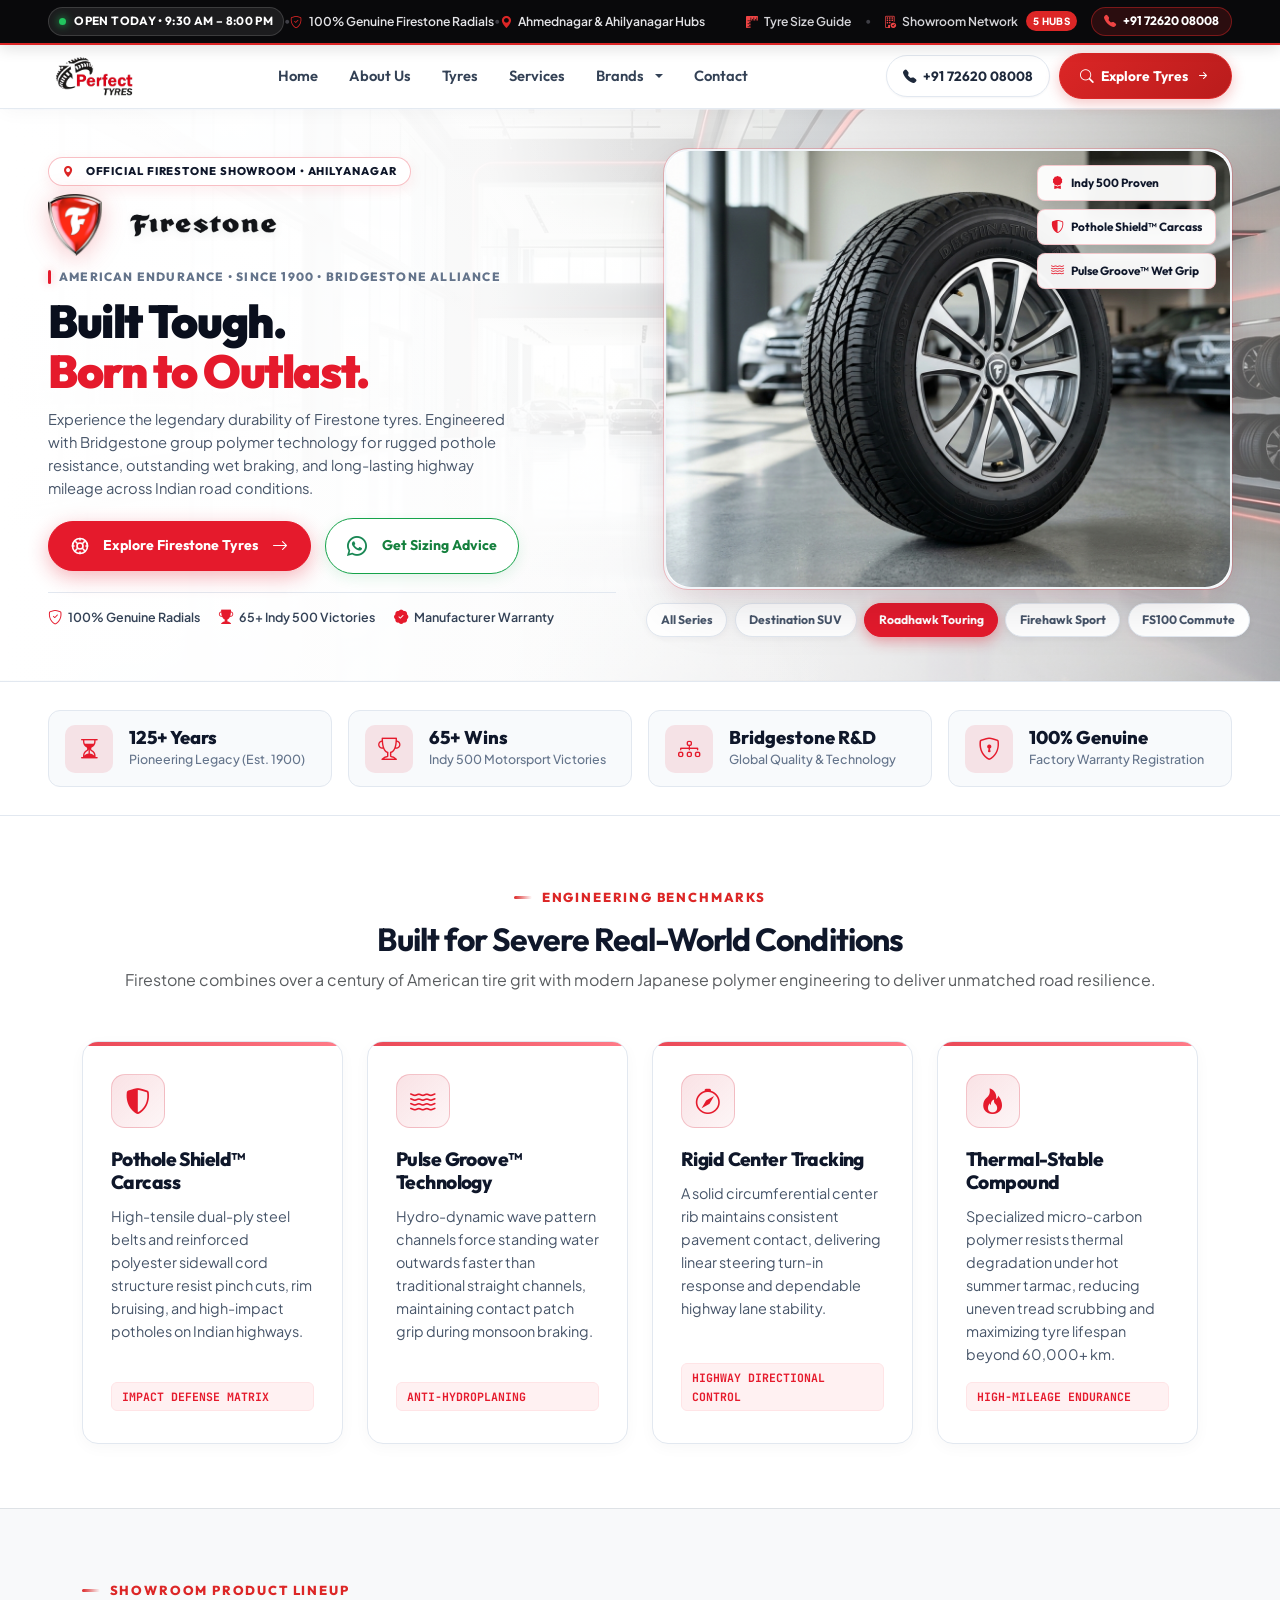
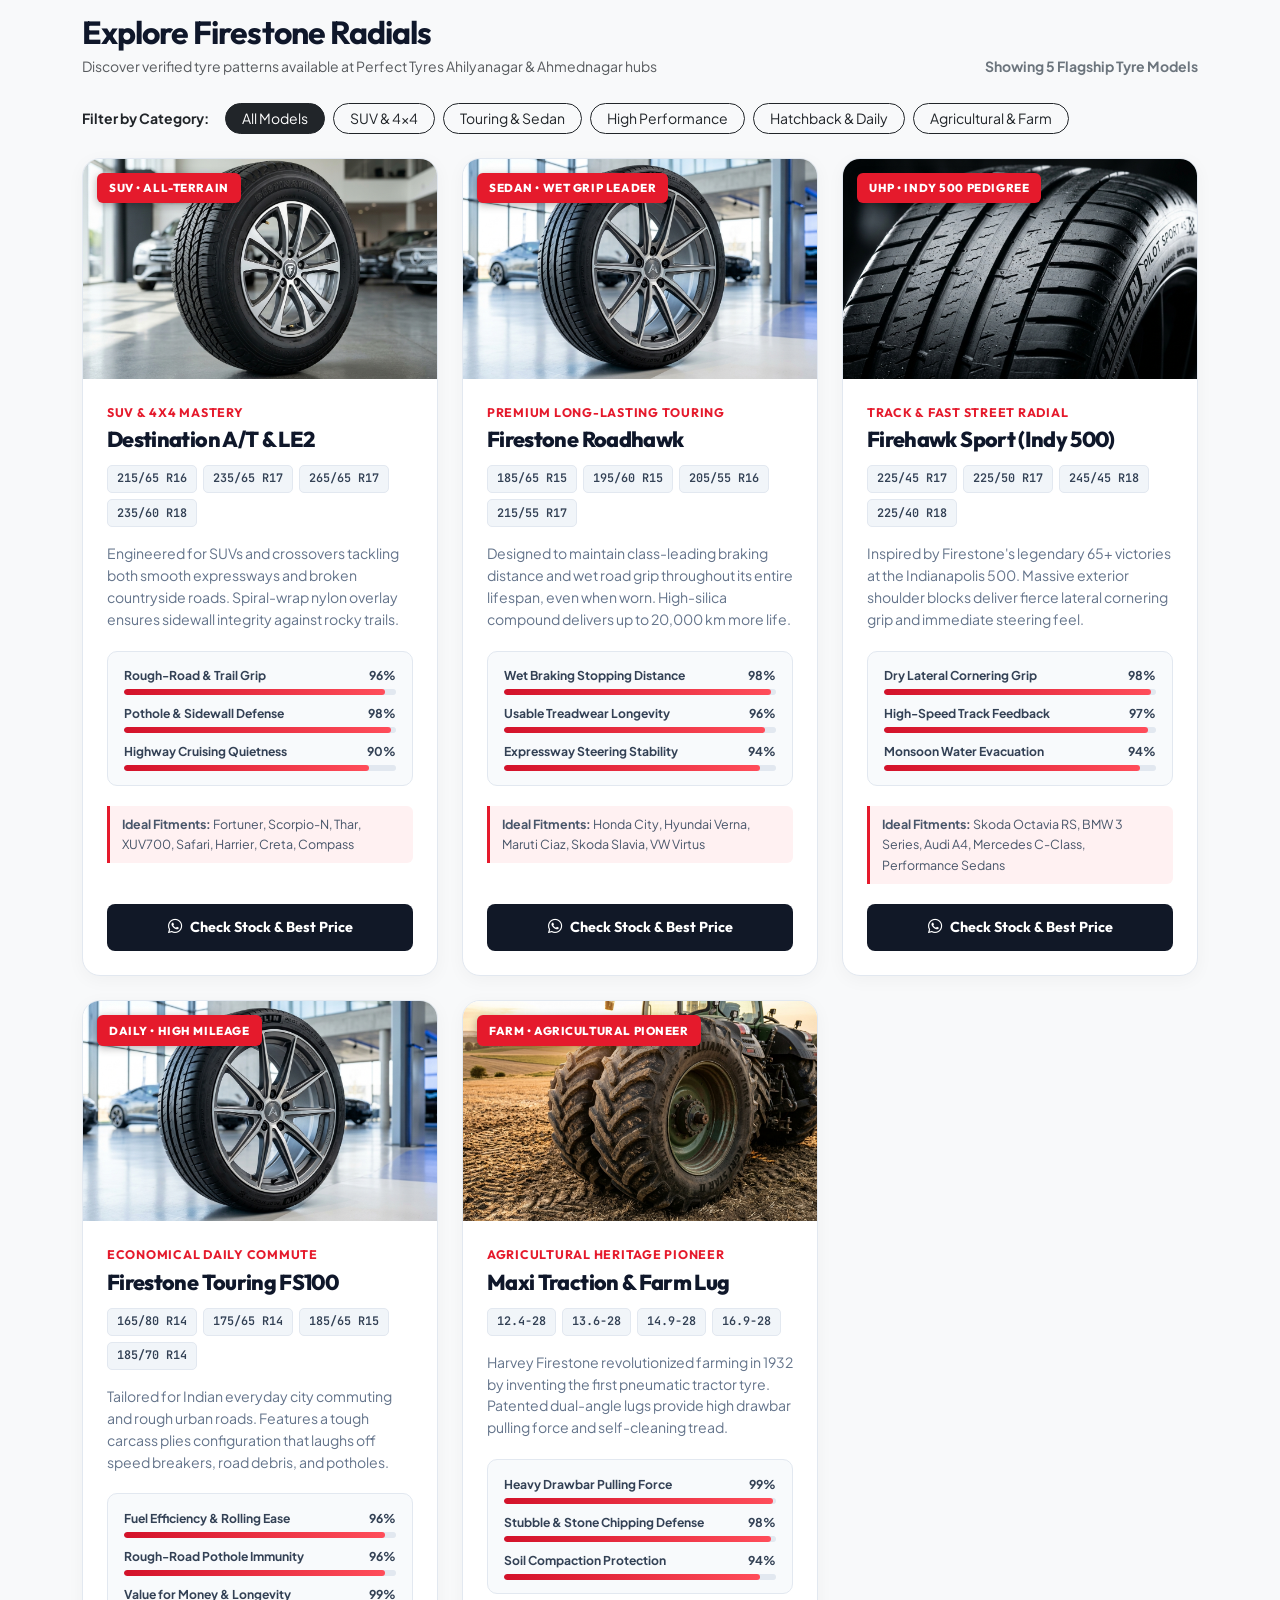
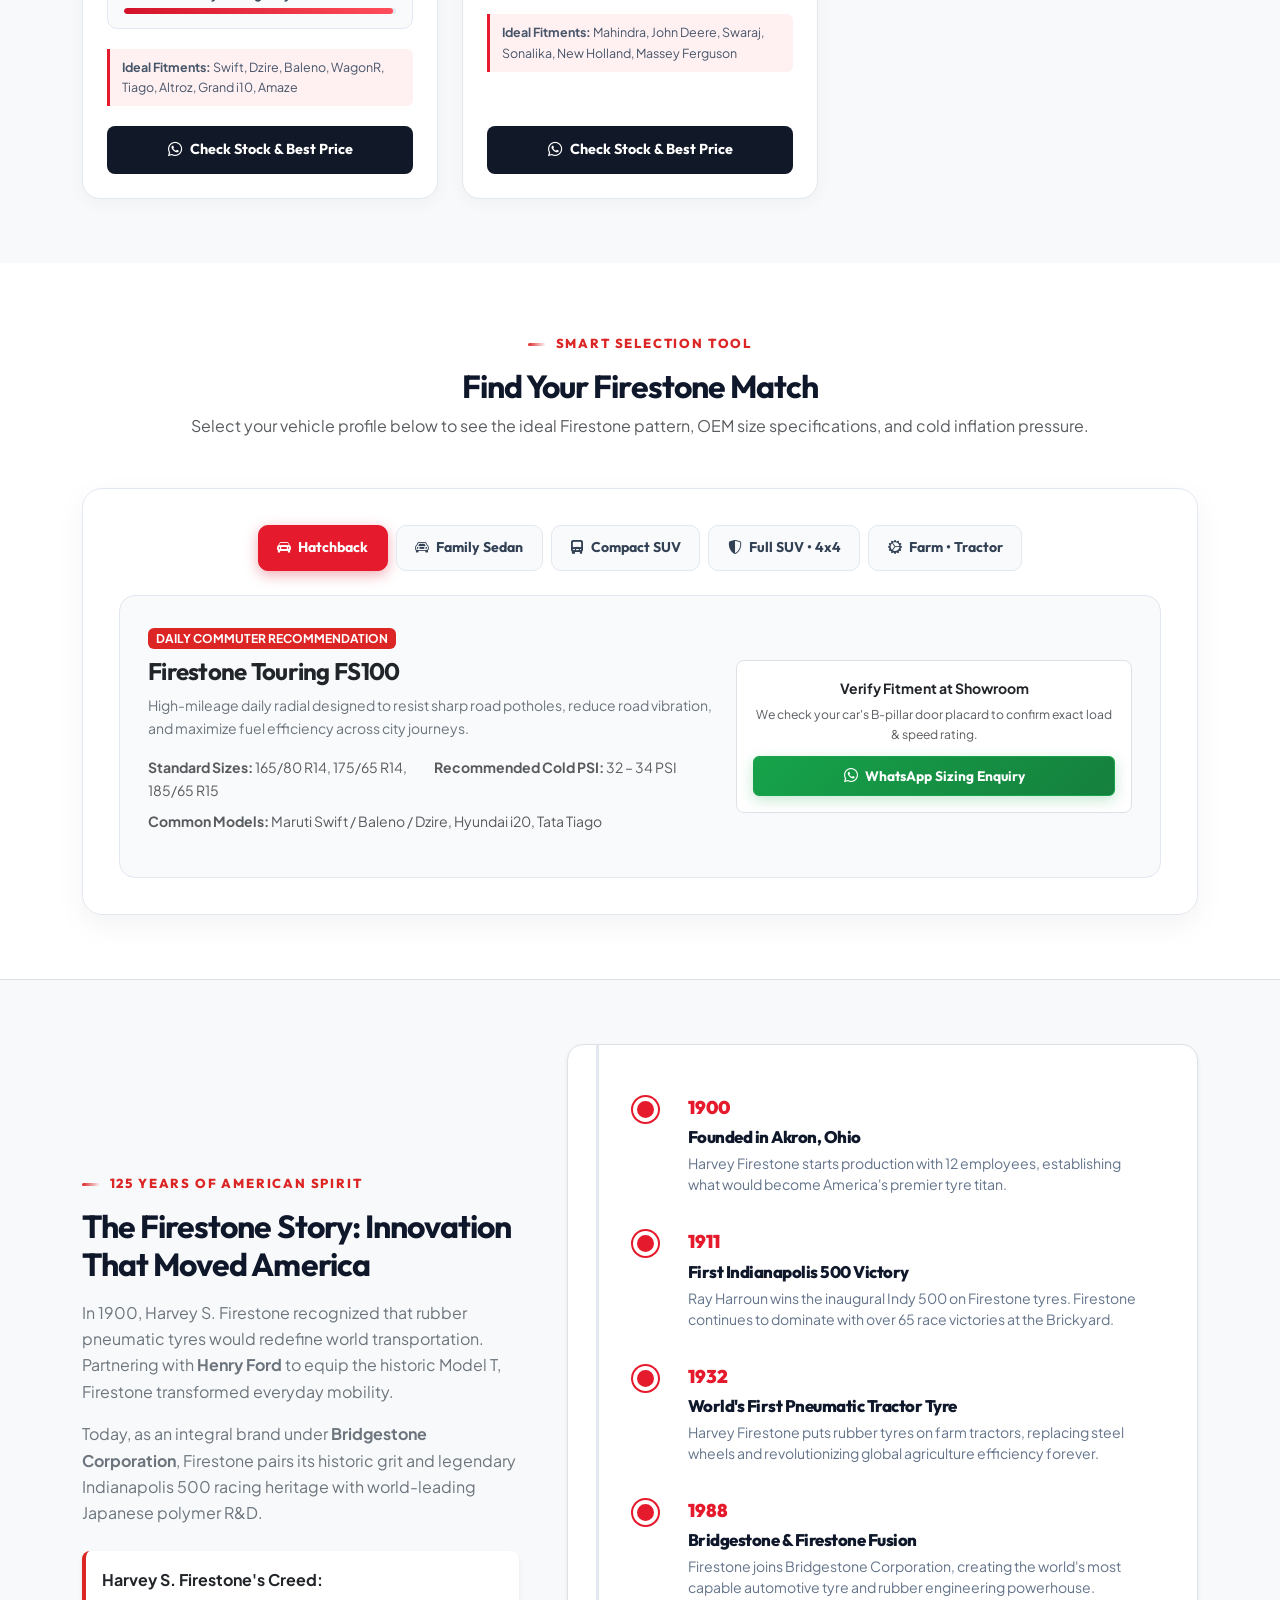
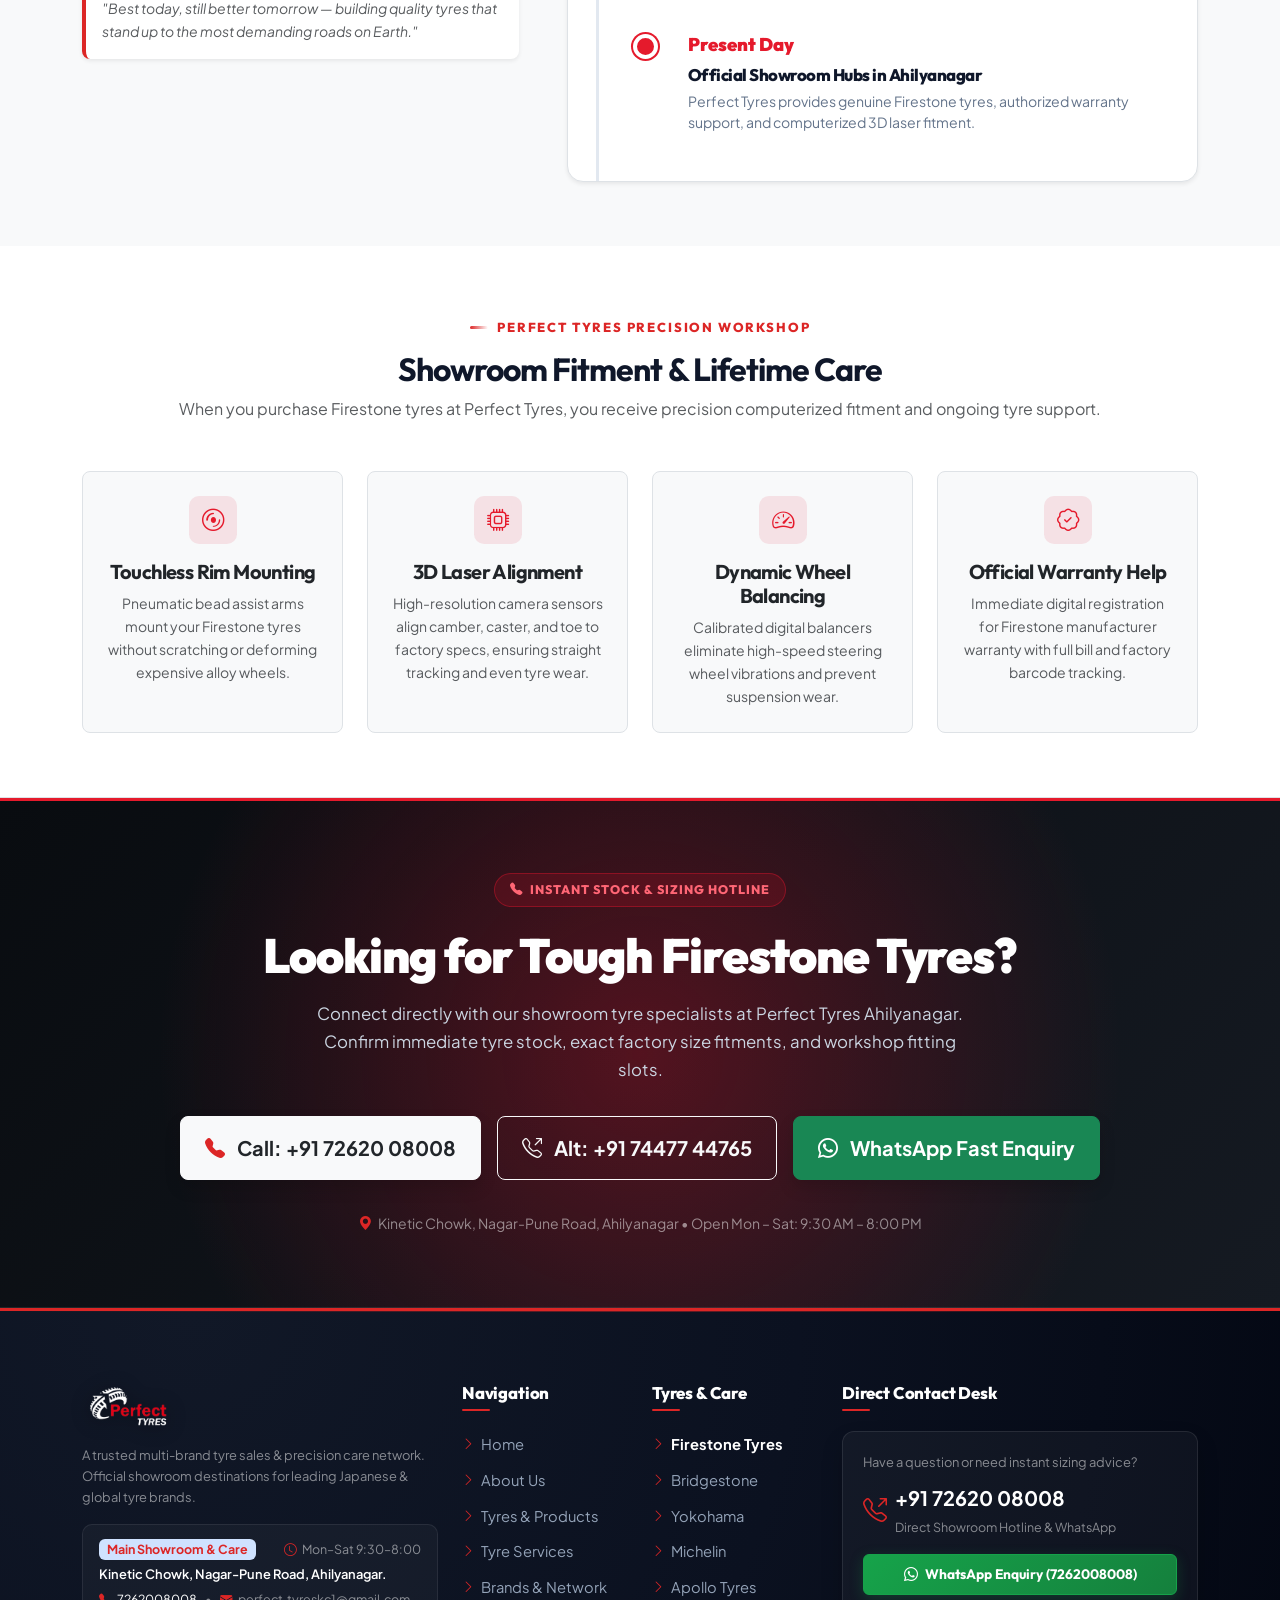
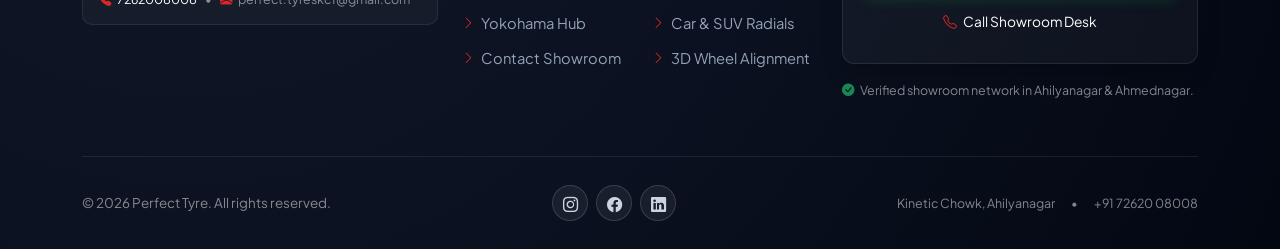
<file: firestone.html>
﻿<!DOCTYPE html>
<html lang="en">

<head>
  <meta charset="UTF-8">
  <meta name="viewport" content="width=device-width, initial-scale=1.0">
  <title>Firestone Tyres Showroom | American Endurance & Toughness | Perfect Tyres</title>
  <meta name="description"
    content="Official Firestone Tyres authorized showroom destination at Perfect Tyres Ahilyanagar. Explore Destination A/T, Roadhawk, Firehawk Indy 500, and FS100 radials with certified 3D laser alignment and official manufacturer warranty.">
  <meta name="keywords"
    content="Firestone tyres, Firestone Destination, Firestone Roadhawk, Firestone Firehawk, Firestone FS100, Firestone tyres Ahilyanagar, Firestone tyres Ahmednagar, tyre showroom, Bridgestone Select">
  <meta name="author" content="Perfect Tyres">

  <!-- Open Graph -->
  <meta property="og:type" content="website">
  <meta property="og:title" content="Firestone Tyres — Built Tough. Born to Outlast. | Perfect Tyres">
  <meta property="og:description"
    content="Experience 125 years of American tire endurance backed by Bridgestone engineering. Explore Destination SUV, Roadhawk touring, and Firehawk performance radials at Perfect Tyres.">
  <meta property="og:image" content="assets/images/tyre-slide-firestone.jpg">

  <!-- Google Fonts -->
  <link rel="preconnect" href="https://fonts.googleapis.com">
  <link rel="preconnect" href="https://fonts.gstatic.com" crossorigin>
  <link
    href="https://fonts.googleapis.com/css2?family=Outfit:wght@400;500;600;700;800;900&family=Plus+Jakarta+Sans:wght@400;500;600;700;800&family=JetBrains+Mono:wght@500;700&display=swap"
    rel="stylesheet">

  <!-- Favicon -->
  <link rel="icon" type="image/png" href="assets/images/logo.png">

  <!-- Bootstrap 5.3 CSS -->
  <link href="https://cdn.jsdelivr.net/npm/bootstrap@5.3.3/dist/css/bootstrap.min.css" rel="stylesheet"
    integrity="sha384-QWTKZyjpPEjISv5WaRU9OFeRpok6YctnYmDr5pNlyT2bRjXh0JMhjY6hW+ALEwIH" crossorigin="anonymous">

  <!-- Bootstrap Icons -->
  <link rel="stylesheet" href="https://cdn.jsdelivr.net/npm/bootstrap-icons@1.11.3/font/bootstrap-icons.min.css">

  <!-- Master Custom CSS -->
  <link rel="stylesheet" href="assets/css/style.css">
</head>

<body>

  <!-- Top Bar (High-Performance Contrast Ribbon) -->
  <div class="pt-topbar">
    <div class="container-fluid px-lg-4 px-xl-5">
      <div class="pt-topbar-inner">
        <!-- Left: Live Showroom Status & Operating Hours -->
        <div class="d-flex align-items-center gap-2.5">
          <span class="pt-topbar-status">
            <span class="pt-pulse-dot-green"></span> OPEN TODAY &bull; 9:30 AM &ndash; 8:00 PM
          </span>
          <span class="pt-topbar-sep d-none d-md-inline">&bull;</span>
          <span class="pt-topbar-info-item d-none d-md-inline-flex">
            <i class="bi bi-shield-check text-danger"></i> <span>100% Genuine Firestone Radials</span>
          </span>
          <span class="pt-topbar-sep d-none d-lg-inline">&bull;</span>
          <span class="pt-topbar-info-item d-none d-lg-inline-flex">
            <i class="bi bi-geo-alt-fill text-danger"></i> <span>Ahmednagar &amp; Ahilyanagar Hubs</span>
          </span>
        </div>

        <!-- Right: Utility Quick Links & Instant Hotline -->
        <div class="pt-topbar-actions">
          <a href="tyres.html#size-guide" class="pt-topbar-link d-none d-sm-inline-flex">
            <i class="bi bi-rulers"></i> <span>Tyre Size Guide</span>
          </a>
          <span class="pt-topbar-sep d-none d-sm-inline">&bull;</span>
          <a href="brands.html#network" class="pt-topbar-link d-none d-md-inline-flex">
            <i class="bi bi-building-check"></i> <span>Showroom Network</span>
            <span class="pt-topbar-badge-red">5 Hubs</span>
          </a>
          <a href="tel:+917262008008" class="pt-topbar-hotline">
            <i class="bi bi-telephone-fill"></i>
            <span>+91 72620 08008</span>
          </a>
        </div>
      </div>
    </div>
  </div>

  <!-- Header & Navigation -->
  <header class="pt-navbar sticky-top">
    <div class="container-fluid px-lg-4 px-xl-5">
      <nav class="navbar navbar-expand-lg p-0">
        <!-- Logo -->
        <a class="pt-logo-brand" href="index.html" aria-label="Perfect Tyres Home">
          <img src="assets/images/logo.png" alt="Perfect Tyres" class="pt-logo-img">
        </a>

        <!-- Mobile Toggler -->
        <button class="navbar-toggler border-0 p-2" type="button" data-bs-toggle="collapse"
          data-bs-target="#ptNavbarNav" aria-controls="ptNavbarNav" aria-expanded="false"
          aria-label="Toggle navigation">
          <span class="navbar-toggler-icon"></span>
        </button>

        <!-- Navbar Links & Actions -->
        <div class="collapse navbar-collapse" id="ptNavbarNav">
          <ul class="navbar-nav mx-auto my-3 my-lg-0">
            <li class="nav-item">
              <a class="nav-link" href="index.html">Home</a>
            </li>
            <li class="nav-item">
              <a class="nav-link" href="about.html">About Us</a>
            </li>
            <li class="nav-item">
              <a class="nav-link" href="tyres.html">Tyres</a>
            </li>
            <li class="nav-item">
              <a class="nav-link" href="services.html">Services</a>
            </li>
            <li class="nav-item dropdown">
              <a class="nav-link dropdown-toggle active" href="brands.html" id="navbarDropdownBrands" role="button"
                data-bs-toggle="dropdown" aria-expanded="false">
                Brands
              </a>
              <ul class="dropdown-menu pt-dropdown-menu" aria-labelledby="navbarDropdownBrands">
                <li>
                  <a class="dropdown-item pt-dropdown-item d-flex align-items-center gap-2" href="yokohama.html">
                    <span class="pt-brand-dot pt-dot-yokohama"></span>
                    <span class="fw-semibold">Yokohama</span>
                  </a>
                </li>
                <li>
                  <a class="dropdown-item pt-dropdown-item d-flex align-items-center gap-2" href="bridgestone.html">
                    <span class="pt-brand-dot pt-dot-bridgestone"></span>
                    <span class="fw-semibold">Bridgestone</span>
                  </a>
                </li>
                <li>
                  <a class="dropdown-item pt-dropdown-item d-flex align-items-center gap-2" href="michelin.html">
                    <span class="pt-brand-dot pt-dot-michelin"></span>
                    <span class="fw-semibold">Michelin</span>
                  </a>
                </li>
                <li>
                  <a class="dropdown-item pt-dropdown-item d-flex align-items-center gap-2 active" href="firestone.html">
                    <span class="pt-brand-dot pt-dot-firestone"></span>
                    <span class="fw-semibold">Firestone</span>
                  </a>
                </li>
                <li>
                  <a class="dropdown-item pt-dropdown-item d-flex align-items-center gap-2" href="apollo.html">
                    <span class="pt-brand-dot pt-dot-apollo"></span>
                    <span class="fw-semibold">Apollo Tyres</span>
                  </a>
                </li>
                <li><hr class="dropdown-divider my-1"></li>
                <li>
                  <a class="dropdown-item pt-dropdown-item pt-dropdown-footer d-flex align-items-center justify-content-between" href="brands.html">
                    <span class="fw-bold text-dark">All Brands & 5 Hubs</span>
                    <i class="bi bi-arrow-right text-danger"></i>
                  </a>
                </li>
              </ul>
            </li>
            <li class="nav-item">
              <a class="nav-link" href="contact.html">Contact</a>
            </li>
          </ul>

          <!-- Action Cluster -->
          <div class="pt-header-actions mt-3 mt-lg-0">
            <a href="tel:+917262008008" class="pt-nav-call-btn pt-header-phone-btn">
              <i class="bi bi-telephone-fill text-danger"></i>
              <span>+91 72620 08008</span>
            </a>
            <a href="tyres.html" class="pt-nav-cta-btn">
              <i class="bi bi-search"></i>
              <span>Explore Tyres</span>
              <i class="bi bi-arrow-right-short fs-6"></i>
            </a>
          </div>
        </div>
      </nav>
    </div>
  </header>

  <main>
    <!-- =========================================================================
         SECTION 1: HERO - AMERICAN ENDURANCE & INDY 500 HERITAGE
         ========================================================================= -->
    <section class="fs-hero-section">
      <!-- Background Ambient Canvas & Gradient Overlay -->
      <div class="fs-hero-bg-canvas" aria-hidden="true">
        <div class="fs-hero-bg-overlay"></div>
      </div>

      <div class="container-fluid px-lg-4 px-xl-5 fs-hero-container">
        <div class="row align-items-center g-4 g-xl-5">
          <!-- Col 1: Left Narrative Content -->
          <div class="col-lg-6">
            <!-- Location & Hub Pill -->
            <div class="mb-2 d-flex justify-content-center justify-content-lg-start">
              <span class="fs-hero-location-pill">
                <i class="bi bi-geo-alt-fill text-danger me-1"></i> OFFICIAL FIRESTONE SHOWROOM &bull; AHILYANAGAR
              </span>
            </div>

              <!-- Brand Identity Lockup: Shield + Gothic Wordmark -->
              <div class="fs-hero-brand-lockup mb-2 justify-content-center justify-content-lg-start">
                <img src="assets/images/firestone-shield.png" alt="Firestone Shield Emblem" class="fs-brand-shield">
                <img src="assets/images/firestone-wordmark-dark.png" alt="Firestone" class="fs-brand-wordmark">
              </div>

            <!-- Kicker with Solid Red Vertical Bar -->
            <div class="fs-hero-kicker-row mb-2 justify-content-center justify-content-lg-start">
              <span class="fs-kicker-bar"></span>
              <span class="fs-kicker-text">AMERICAN ENDURANCE &bull; SINCE 1900 &bull; BRIDGESTONE ALLIANCE</span>
            </div>

            <!-- Main Headline -->
            <h1 class="fs-hero-headline">
              Built Tough.<br><span class="text-fs-red">Born to Outlast.</span>
            </h1>

            <!-- Lead Subtitle -->
            <p class="fs-hero-lead">
              Experience the legendary durability of Firestone tyres. Engineered with Bridgestone group polymer technology for rugged pothole resistance, outstanding wet braking, and long-lasting highway mileage across Indian road conditions.
            </p>

            <!-- Action Buttons matching Reference Screenshot -->
            <div class="fs-hero-actions justify-content-center justify-content-lg-start">
              <a href="#lineup" class="fs-btn-explore-pill">
                <svg width="18" height="18" viewBox="0 0 24 24" fill="none" stroke="currentColor" stroke-width="2.2" stroke-linecap="round" stroke-linejoin="round" class="me-1">
                  <circle cx="12" cy="12" r="10"></circle>
                  <circle cx="12" cy="12" r="4"></circle>
                  <line x1="12" y1="2" x2="12" y2="4"></line>
                  <line x1="12" y1="20" x2="12" y2="22"></line>
                  <line x1="20" y1="12" x2="22" y2="12"></line>
                  <line x1="2" y1="12" x2="4" y2="12"></line>
                  <line x1="17.66" y1="6.34" x2="16.24" y2="7.76"></line>
                  <line x1="7.76" y1="16.24" x2="6.34" y2="17.66"></line>
                  <line x1="17.66" y1="17.66" x2="16.24" y2="16.24"></line>
                  <line x1="7.76" y1="7.76" x2="6.34" y2="6.34"></line>
                </svg>
                <span>Explore Firestone Tyres</span>
                <i class="bi bi-arrow-right fs-6 ms-1"></i>
              </a>
              <a href="https://wa.me/917262008008?text=Hello%20Perfect%20Tyres,%20I%20am%20looking%20for%20Firestone%20tyres%20sizing%20advice%20for%20my%20vehicle."
                target="_blank" rel="noopener noreferrer" class="fs-btn-whatsapp-pill js-whatsapp-enquire"
                data-category="Firestone Hero" data-service="Get Sizing Advice">
                <i class="bi bi-whatsapp fs-5 text-success me-1"></i>
                <span>Get Sizing Advice</span>
              </a>
            </div>

            <!-- Hero Trust Row matching Screenshot -->
            <div class="fs-hero-trust-row justify-content-center justify-content-lg-start">
              <div class="fs-trust-item">
                <i class="bi bi-shield-check"></i>
                <span>100% Genuine Radials</span>
              </div>
              <div class="fs-trust-item">
                <i class="bi bi-trophy-fill"></i>
                <span>65+ Indy 500 Victories</span>
              </div>
              <div class="fs-trust-item">
                <i class="bi bi-patch-check-fill"></i>
                <span>Manufacturer Warranty</span>
              </div>
            </div>
          </div>

          <!-- Col 2: Right Visual Showcase Card matching Screenshot -->
          <div class="col-lg-6">
            <div class="fs-hero-stage">
              <!-- Glowing Red Framed Showcase Container with Real Firestone Radial Tyre -->
              <div class="fs-showcase-container">
                <img src="assets/images/tyre-slide-firestone.jpg" alt="Real Firestone Destination High-Performance Radial Tyre" class="fs-showcase-img">

                <!-- Floating Feature Badges over Real Tyre Image -->
                <div class="fs-showcase-badges">
                  <div class="fs-floating-pill">
                    <i class="bi bi-award-fill"></i>
                    <span>Indy 500 Proven</span>
                  </div>
                  <div class="fs-floating-pill">
                    <i class="bi bi-shield-shaded"></i>
                    <span>Pothole Shield™ Carcass</span>
                  </div>
                  <div class="fs-floating-pill">
                    <i class="bi bi-water"></i>
                    <span>Pulse Groove™ Wet Grip</span>
                  </div>
                </div>
              </div>

              <!-- Series Quick Pills Directly Below Framed Card -->
              <div class="fs-series-pills-row">
                <a href="#lineup" class="fs-pill-link" data-filter="all">All Series</a>
                <a href="#lineup" class="fs-pill-link" data-filter="destination">Destination SUV</a>
                <a href="#lineup" class="fs-pill-link active" data-filter="roadhawk">Roadhawk Touring</a>
                <a href="#lineup" class="fs-pill-link" data-filter="firehawk">Firehawk Sport</a>
                <a href="#lineup" class="fs-pill-link" data-filter="fs100">FS100 Commute</a>
              </div>
            </div>
          </div>
        </div>
      </div>
    </section>

    <!-- =========================================================================
         SUB-HERO METRIC STRIP (THE FIRESTONE HERITAGE ADVANTAGE)
         ========================================================================= -->
    <section class="fs-subhero-bar">
      <div class="container-fluid px-lg-4 px-xl-5">
        <div class="row g-3">
          <div class="col-6 col-lg-3">
            <div class="fs-metric-card">
              <div class="fs-metric-icon">
                <i class="bi bi-hourglass-split"></i>
              </div>
              <div>
                <div class="fs-metric-val">125+ Years</div>
                <div class="fs-metric-lbl">Pioneering Legacy (Est. 1900)</div>
              </div>
            </div>
          </div>
          <div class="col-6 col-lg-3">
            <div class="fs-metric-card">
              <div class="fs-metric-icon">
                <i class="bi bi-trophy"></i>
              </div>
              <div>
                <div class="fs-metric-val">65+ Wins</div>
                <div class="fs-metric-lbl">Indy 500 Motorsport Victories</div>
              </div>
            </div>
          </div>
          <div class="col-6 col-lg-3">
            <div class="fs-metric-card">
              <div class="fs-metric-icon">
                <i class="bi bi-diagram-3"></i>
              </div>
              <div>
                <div class="fs-metric-val">Bridgestone R&amp;D</div>
                <div class="fs-metric-lbl">Global Quality &amp; Technology</div>
              </div>
            </div>
          </div>
          <div class="col-6 col-lg-3">
            <div class="fs-metric-card">
              <div class="fs-metric-icon">
                <i class="bi bi-shield-lock"></i>
              </div>
              <div>
                <div class="fs-metric-val">100% Genuine</div>
                <div class="fs-metric-lbl">Factory Warranty Registration</div>
              </div>
            </div>
          </div>
        </div>
      </div>
    </section>

    <!-- =========================================================================
         SECTION 2: FIRESTONE INNOVATION LAB & TIRE ENGINEERING PILLARS
         ========================================================================= -->
    <section class="py-5 bg-white border-bottom" id="technology">
      <div class="container py-3">
        <div class="text-center max-w-700 mx-auto mb-5">
          <span class="pt-eyebrow">ENGINEERING BENCHMARKS</span>
          <h2 class="pt-display mb-2">Built for Severe Real-World Conditions</h2>
          <p class="text-muted">
            Firestone combines over a century of American tire grit with modern Japanese polymer engineering to deliver unmatched road resilience.
          </p>
        </div>

        <div class="row g-4">
          <!-- Pillar 1: Pothole Shield Carcass -->
          <div class="col-md-6 col-lg-3">
            <div class="fs-tech-card">
              <div class="fs-tech-icon-wrap">
                <i class="bi bi-shield-shaded"></i>
              </div>
              <h3 class="fs-tech-title">Pothole Shield™ Carcass</h3>
              <p class="fs-tech-desc">
                High-tensile dual-ply steel belts and reinforced polyester sidewall cord structure resist pinch cuts, rim bruising, and high-impact potholes on Indian highways.
              </p>
              <span class="fs-tech-tag">IMPACT DEFENSE MATRIX</span>
            </div>
          </div>

          <!-- Pillar 2: Pulse Groove Wet Dispersion -->
          <div class="col-md-6 col-lg-3">
            <div class="fs-tech-card">
              <div class="fs-tech-icon-wrap">
                <i class="bi bi-water"></i>
              </div>
              <h3 class="fs-tech-title">Pulse Groove™ Technology</h3>
              <p class="fs-tech-desc">
                Hydro-dynamic wave pattern channels force standing water outwards faster than traditional straight channels, maintaining contact patch grip during monsoon braking.
              </p>
              <span class="fs-tech-tag">ANTI-HYDROPLANING</span>
            </div>
          </div>

          <!-- Pillar 3: Continuous Center Rib -->
          <div class="col-md-6 col-lg-3">
            <div class="fs-tech-card">
              <div class="fs-tech-icon-wrap">
                <i class="bi bi-compass"></i>
              </div>
              <h3 class="fs-tech-title">Rigid Center Tracking</h3>
              <p class="fs-tech-desc">
                A solid circumferential center rib maintains consistent pavement contact, delivering linear steering turn-in response and dependable highway lane stability.
              </p>
              <span class="fs-tech-tag">HIGHWAY DIRECTIONAL CONTROL</span>
            </div>
          </div>

          <!-- Pillar 4: Thermal Stable Polymer -->
          <div class="col-md-6 col-lg-3">
            <div class="fs-tech-card">
              <div class="fs-tech-icon-wrap">
                <i class="bi bi-fire"></i>
              </div>
              <h3 class="fs-tech-title">Thermal-Stable Compound</h3>
              <p class="fs-tech-desc">
                Specialized micro-carbon polymer resists thermal degradation under hot summer tarmac, reducing uneven tread scrubbing and maximizing tyre lifespan beyond 60,000+ km.
              </p>
              <span class="fs-tech-tag">HIGH-MILEAGE ENDURANCE</span>
            </div>
          </div>
        </div>
      </div>
    </section>

    <!-- =========================================================================
         SECTION 3: OFFICIAL FIRESTONE TYRE PORTFOLIO
         ========================================================================= -->
    <section class="py-5 bg-light" id="lineup">
      <div class="container py-3">
        <div class="d-flex flex-column flex-md-row justify-content-between align-items-md-end mb-4 gap-2">
          <div>
            <span class="pt-eyebrow">SHOWROOM PRODUCT LINEUP</span>
            <h2 class="pt-display mb-1">Explore Firestone Radials</h2>
            <p class="text-muted small mb-0">Discover verified tyre patterns available at Perfect Tyres Ahilyanagar &amp; Ahmednagar hubs</p>
          </div>
          <div class="small fw-bold text-secondary" id="fsModelCount">
            Showing 5 Flagship Tyre Models
          </div>
        </div>

        <!-- Filter Ribbon (Responsive Touch-Swipe Ribbon on Mobile) -->
        <div class="fs-catalogue-filter-bar mb-4">
          <span class="small fw-bold text-dark me-2 d-none d-md-inline-block">Filter by Category:</span>
          <div class="fs-filter-ribbon">
            <button type="button" class="btn btn-sm btn-outline-dark active rounded-pill px-3 js-fs-filter" data-category="all">All Models</button>
            <button type="button" class="btn btn-sm btn-outline-dark rounded-pill px-3 js-fs-filter" data-category="suv">SUV &amp; 4x4</button>
            <button type="button" class="btn btn-sm btn-outline-dark rounded-pill px-3 js-fs-filter" data-category="touring">Touring &amp; Sedan</button>
            <button type="button" class="btn btn-sm btn-outline-dark rounded-pill px-3 js-fs-filter" data-category="uhp">High Performance</button>
            <button type="button" class="btn btn-sm btn-outline-dark rounded-pill px-3 js-fs-filter" data-category="daily">Hatchback &amp; Daily</button>
            <button type="button" class="btn btn-sm btn-outline-dark rounded-pill px-3 js-fs-filter" data-category="tractor">Agricultural &amp; Farm</button>
          </div>
        </div>

        <!-- Products Grid -->
        <div class="row g-4" id="fsProductsGrid">
          
          <!-- 1. Destination A/T / LE2 -->
          <div class="col-md-6 col-lg-4 fs-product-item" data-category="suv">
            <div class="fs-product-card">
              <div class="fs-product-img-wrap">
                <img src="assets/images/tyre-slide-firestone.jpg" alt="Firestone Destination A/T SUV Radial Tyre" class="fs-product-img" loading="lazy">
                <span class="fs-product-badge">SUV &bull; All-Terrain</span>
              </div>
              <div class="fs-product-body">
                <div class="fs-product-sub">SUV &amp; 4x4 Mastery</div>
                <h3 class="fs-product-title">Destination A/T &amp; LE2</h3>
                
                <div class="fs-product-sizes-chip">
                  <span class="fs-size-chip">215/65 R16</span>
                  <span class="fs-size-chip">235/65 R17</span>
                  <span class="fs-size-chip">265/65 R17</span>
                  <span class="fs-size-chip">235/60 R18</span>
                </div>

                <p class="fs-product-desc">
                  Engineered for SUVs and crossovers tackling both smooth expressways and broken countryside roads. Spiral-wrap nylon overlay ensures sidewall integrity against rocky trails.
                </p>

                <!-- Performance Gauges -->
                <div class="fs-gauges-block">
                  <div class="fs-gauge-item">
                    <div class="fs-gauge-header">
                      <span>Rough-Road &amp; Trail Grip</span>
                      <span>96%</span>
                    </div>
                    <div class="fs-gauge-bar"><div class="fs-gauge-fill" style="width: 96%;"></div></div>
                  </div>
                  <div class="fs-gauge-item">
                    <div class="fs-gauge-header">
                      <span>Pothole &amp; Sidewall Defense</span>
                      <span>98%</span>
                    </div>
                    <div class="fs-gauge-bar"><div class="fs-gauge-fill" style="width: 98%;"></div></div>
                  </div>
                  <div class="fs-gauge-item">
                    <div class="fs-gauge-header">
                      <span>Highway Cruising Quietness</span>
                      <span>90%</span>
                    </div>
                    <div class="fs-gauge-bar"><div class="fs-gauge-fill" style="width: 90%;"></div></div>
                  </div>
                </div>

                <div class="fs-product-fitments">
                  <strong>Ideal Fitments:</strong> Fortuner, Scorpio-N, Thar, XUV700, Safari, Harrier, Creta, Compass
                </div>

                <a href="https://wa.me/917262008008?text=Hello%20Perfect%20Tyres,%20I%20am%20interested%20in%20Firestone%20Destination%20A/T%20tyres%20for%20my%20SUV.%20Please%20share%20availability%20and%20prices."
                  target="_blank" rel="noopener noreferrer" class="fs-btn-card-enquire js-whatsapp-enquire"
                  data-brand="Firestone" data-model="Destination A/T" data-category="SUV">
                  <i class="bi bi-whatsapp"></i> Check Stock &amp; Best Price
                </a>
              </div>
            </div>
          </div>

          <!-- 2. Firestone Roadhawk -->
          <div class="col-md-6 col-lg-4 fs-product-item" data-category="touring">
            <div class="fs-product-card">
              <div class="fs-product-img-wrap">
                <img src="assets/images/hero-tyre-studio.jpg" alt="Firestone Roadhawk Touring Radial Tyre" class="fs-product-img" loading="lazy">
                <span class="fs-product-badge">Sedan &bull; Wet Grip Leader</span>
              </div>
              <div class="fs-product-body">
                <div class="fs-product-sub">Premium Long-Lasting Touring</div>
                <h3 class="fs-product-title">Firestone Roadhawk</h3>
                
                <div class="fs-product-sizes-chip">
                  <span class="fs-size-chip">185/65 R15</span>
                  <span class="fs-size-chip">195/60 R15</span>
                  <span class="fs-size-chip">205/55 R16</span>
                  <span class="fs-size-chip">215/55 R17</span>
                </div>

                <p class="fs-product-desc">
                  Designed to maintain class-leading braking distance and wet road grip throughout its entire lifespan, even when worn. High-silica compound delivers up to 20,000 km more life.
                </p>

                <!-- Performance Gauges -->
                <div class="fs-gauges-block">
                  <div class="fs-gauge-item">
                    <div class="fs-gauge-header">
                      <span>Wet Braking Stopping Distance</span>
                      <span>98%</span>
                    </div>
                    <div class="fs-gauge-bar"><div class="fs-gauge-fill" style="width: 98%;"></div></div>
                  </div>
                  <div class="fs-gauge-item">
                    <div class="fs-gauge-header">
                      <span>Usable Treadwear Longevity</span>
                      <span>96%</span>
                    </div>
                    <div class="fs-gauge-bar"><div class="fs-gauge-fill" style="width: 96%;"></div></div>
                  </div>
                  <div class="fs-gauge-item">
                    <div class="fs-gauge-header">
                      <span>Expressway Steering Stability</span>
                      <span>94%</span>
                    </div>
                    <div class="fs-gauge-bar"><div class="fs-gauge-fill" style="width: 94%;"></div></div>
                  </div>
                </div>

                <div class="fs-product-fitments">
                  <strong>Ideal Fitments:</strong> Honda City, Hyundai Verna, Maruti Ciaz, Skoda Slavia, VW Virtus
                </div>

                <a href="https://wa.me/917262008008?text=Hello%20Perfect%20Tyres,%20I%20am%20interested%20in%20Firestone%20Roadhawk%20tyres%20for%20my%20car.%20Please%20share%20availability%20and%20prices."
                  target="_blank" rel="noopener noreferrer" class="fs-btn-card-enquire js-whatsapp-enquire"
                  data-brand="Firestone" data-model="Roadhawk" data-category="Touring">
                  <i class="bi bi-whatsapp"></i> Check Stock &amp; Best Price
                </a>
              </div>
            </div>
          </div>

          <!-- 3. Firehawk Sport / Indy 500 -->
          <div class="col-md-6 col-lg-4 fs-product-item" data-category="uhp">
            <div class="fs-product-card">
              <div class="fs-product-img-wrap">
                <img src="assets/images/tyre-tread-closeup.jpg" alt="Firestone Firehawk Sport Indy 500 Ultra High Performance Tyre" class="fs-product-img" loading="lazy">
                <span class="fs-product-badge">UHP &bull; Indy 500 Pedigree</span>
              </div>
              <div class="fs-product-body">
                <div class="fs-product-sub">Track &amp; Fast Street Radial</div>
                <h3 class="fs-product-title">Firehawk Sport (Indy 500)</h3>
                
                <div class="fs-product-sizes-chip">
                  <span class="fs-size-chip">225/45 R17</span>
                  <span class="fs-size-chip">225/50 R17</span>
                  <span class="fs-size-chip">245/45 R18</span>
                  <span class="fs-size-chip">225/40 R18</span>
                </div>

                <p class="fs-product-desc">
                  Inspired by Firestone's legendary 65+ victories at the Indianapolis 500. Massive exterior shoulder blocks deliver fierce lateral cornering grip and immediate steering feel.
                </p>

                <!-- Performance Gauges -->
                <div class="fs-gauges-block">
                  <div class="fs-gauge-item">
                    <div class="fs-gauge-header">
                      <span>Dry Lateral Cornering Grip</span>
                      <span>98%</span>
                    </div>
                    <div class="fs-gauge-bar"><div class="fs-gauge-fill" style="width: 98%;"></div></div>
                  </div>
                  <div class="fs-gauge-item">
                    <div class="fs-gauge-header">
                      <span>High-Speed Track Feedback</span>
                      <span>97%</span>
                    </div>
                    <div class="fs-gauge-bar"><div class="fs-gauge-fill" style="width: 97%;"></div></div>
                  </div>
                  <div class="fs-gauge-item">
                    <div class="fs-gauge-header">
                      <span>Monsoon Water Evacuation</span>
                      <span>94%</span>
                    </div>
                    <div class="fs-gauge-bar"><div class="fs-gauge-fill" style="width: 94%;"></div></div>
                  </div>
                </div>

                <div class="fs-product-fitments">
                  <strong>Ideal Fitments:</strong> Skoda Octavia RS, BMW 3 Series, Audi A4, Mercedes C-Class, Performance Sedans
                </div>

                <a href="https://wa.me/917262008008?text=Hello%20Perfect%20Tyres,%20I%20am%20interested%20in%20Firestone%20Firehawk%20Sport%20tyres.%20Please%20share%20sizes%20and%20prices."
                  target="_blank" rel="noopener noreferrer" class="fs-btn-card-enquire js-whatsapp-enquire"
                  data-brand="Firestone" data-model="Firehawk Sport" data-category="UHP">
                  <i class="bi bi-whatsapp"></i> Check Stock &amp; Best Price
                </a>
              </div>
            </div>
          </div>

          <!-- 4. Touring FS100 -->
          <div class="col-md-6 col-lg-4 fs-product-item" data-category="daily">
            <div class="fs-product-card">
              <div class="fs-product-img-wrap">
                <img src="assets/images/hero-automotive.jpg" alt="Firestone Touring FS100 Economical City Radial" class="fs-product-img" loading="lazy">
                <span class="fs-product-badge">Daily &bull; High Mileage</span>
              </div>
              <div class="fs-product-body">
                <div class="fs-product-sub">Economical Daily Commute</div>
                <h3 class="fs-product-title">Firestone Touring FS100</h3>
                
                <div class="fs-product-sizes-chip">
                  <span class="fs-size-chip">165/80 R14</span>
                  <span class="fs-size-chip">175/65 R14</span>
                  <span class="fs-size-chip">185/65 R15</span>
                  <span class="fs-size-chip">185/70 R14</span>
                </div>

                <p class="fs-product-desc">
                  Tailored for Indian everyday city commuting and rough urban roads. Features a tough carcass plies configuration that laughs off speed breakers, road debris, and potholes.
                </p>

                <!-- Performance Gauges -->
                <div class="fs-gauges-block">
                  <div class="fs-gauge-item">
                    <div class="fs-gauge-header">
                      <span>Fuel Efficiency &amp; Rolling Ease</span>
                      <span>96%</span>
                    </div>
                    <div class="fs-gauge-bar"><div class="fs-gauge-fill" style="width: 96%;"></div></div>
                  </div>
                  <div class="fs-gauge-item">
                    <div class="fs-gauge-header">
                      <span>Rough-Road Pothole Immunity</span>
                      <span>96%</span>
                    </div>
                    <div class="fs-gauge-bar"><div class="fs-gauge-fill" style="width: 96%;"></div></div>
                  </div>
                  <div class="fs-gauge-item">
                    <div class="fs-gauge-header">
                      <span>Value for Money &amp; Longevity</span>
                      <span>99%</span>
                    </div>
                    <div class="fs-gauge-bar"><div class="fs-gauge-fill" style="width: 99%;"></div></div>
                  </div>
                </div>

                <div class="fs-product-fitments">
                  <strong>Ideal Fitments:</strong> Swift, Dzire, Baleno, WagonR, Tiago, Altroz, Grand i10, Amaze
                </div>

                <a href="https://wa.me/917262008008?text=Hello%20Perfect%20Tyres,%20I%20am%20interested%20in%20Firestone%20Touring%20FS100%20tyres.%20Please%20share%20availability%20and%20prices."
                  target="_blank" rel="noopener noreferrer" class="fs-btn-card-enquire js-whatsapp-enquire"
                  data-brand="Firestone" data-model="Touring FS100" data-category="Daily">
                  <i class="bi bi-whatsapp"></i> Check Stock &amp; Best Price
                </a>
              </div>
            </div>
          </div>

          <!-- 5. Maxi Traction (Farm & Utility Heritage) -->
          <div class="col-md-6 col-lg-4 fs-product-item" data-category="tractor">
            <div class="fs-product-card">
              <div class="fs-product-img-wrap">
                <img src="assets/images/tyre-tractor.jpg" alt="Firestone Maxi Traction Farm Tractor Tyre" class="fs-product-img" loading="lazy">
                <span class="fs-product-badge">Farm &bull; Agricultural Pioneer</span>
              </div>
              <div class="fs-product-body">
                <div class="fs-product-sub">Agricultural Heritage Pioneer</div>
                <h3 class="fs-product-title">Maxi Traction &amp; Farm Lug</h3>
                
                <div class="fs-product-sizes-chip">
                  <span class="fs-size-chip">12.4-28</span>
                  <span class="fs-size-chip">13.6-28</span>
                  <span class="fs-size-chip">14.9-28</span>
                  <span class="fs-size-chip">16.9-28</span>
                </div>

                <p class="fs-product-desc">
                  Harvey Firestone revolutionized farming in 1932 by inventing the first pneumatic tractor tyre. Patented dual-angle lugs provide high drawbar pulling force and self-cleaning tread.
                </p>

                <!-- Performance Gauges -->
                <div class="fs-gauges-block">
                  <div class="fs-gauge-item">
                    <div class="fs-gauge-header">
                      <span>Heavy Drawbar Pulling Force</span>
                      <span>99%</span>
                    </div>
                    <div class="fs-gauge-bar"><div class="fs-gauge-fill" style="width: 99%;"></div></div>
                  </div>
                  <div class="fs-gauge-item">
                    <div class="fs-gauge-header">
                      <span>Stubble &amp; Stone Chipping Defense</span>
                      <span>98%</span>
                    </div>
                    <div class="fs-gauge-bar"><div class="fs-gauge-fill" style="width: 98%;"></div></div>
                  </div>
                  <div class="fs-gauge-item">
                    <div class="fs-gauge-header">
                      <span>Soil Compaction Protection</span>
                      <span>94%</span>
                    </div>
                    <div class="fs-gauge-bar"><div class="fs-gauge-fill" style="width: 94%;"></div></div>
                  </div>
                </div>

                <div class="fs-product-fitments">
                  <strong>Ideal Fitments:</strong> Mahindra, John Deere, Swaraj, Sonalika, New Holland, Massey Ferguson
                </div>

                <a href="https://wa.me/917262008008?text=Hello%20Perfect%20Tyres,%20I%20am%20interested%20in%20Firestone%20Maxi%20Traction%20tractor%20tyres.%20Please%20share%20sizes%20and%20prices."
                  target="_blank" rel="noopener noreferrer" class="fs-btn-card-enquire js-whatsapp-enquire"
                  data-brand="Firestone" data-model="Maxi Traction" data-category="Tractor">
                  <i class="bi bi-whatsapp"></i> Check Stock &amp; Best Price
                </a>
              </div>
            </div>
          </div>

        </div>
      </div>
    </section>

    <!-- =========================================================================
         SECTION 4: INTERACTIVE VEHICLE FITMENT & SIZING MATCHER
         ========================================================================= -->
    <section class="py-5 bg-white border-bottom" id="fitment">
      <div class="container py-3">
        <div class="text-center max-w-700 mx-auto mb-5">
          <span class="pt-eyebrow">SMART SELECTION TOOL</span>
          <h2 class="pt-display mb-2">Find Your Firestone Match</h2>
          <p class="text-muted">
            Select your vehicle profile below to see the ideal Firestone pattern, OEM size specifications, and cold inflation pressure.
          </p>
        </div>

        <div class="fs-matcher-box max-w-900 mx-auto">
          <!-- Segment Tabs -->
          <div class="d-flex flex-wrap gap-2 justify-content-center mb-4" id="fsMatcherTabs">
            <button type="button" class="fs-tab-btn active" data-match="hatchback">
              <i class="bi bi-car-front-fill me-1"></i> Hatchback
            </button>
            <button type="button" class="fs-tab-btn" data-match="sedan">
              <i class="bi bi-car-front me-1"></i> Family Sedan
            </button>
            <button type="button" class="fs-tab-btn" data-match="crossover">
              <i class="bi bi-truck-front-fill me-1"></i> Compact SUV
            </button>
            <button type="button" class="fs-tab-btn" data-match="fullsuv">
              <i class="bi bi-shield-shaded me-1"></i> Full SUV &bull; 4x4
            </button>
            <button type="button" class="fs-tab-btn" data-match="farm">
              <i class="bi bi-gear-wide-connected me-1"></i> Farm &bull; Tractor
            </button>
          </div>

          <!-- Dynamic Match Results Display -->
          <div class="fs-match-result-card" id="fsMatchResult">
            <div class="row align-items-center g-4">
              <div class="col-lg-7">
                <span class="badge bg-danger mb-2" id="fsMatchBadge">DAILY COMMUTER RECOMMENDATION</span>
                <h3 class="h4 fw-bold text-dark mb-2" id="fsMatchTitle">Firestone Touring FS100</h3>
                <p class="text-secondary small mb-3" id="fsMatchDesc">
                  High-mileage daily radial designed to resist sharp road potholes, reduce road vibration, and maximize fuel efficiency across city journeys.
                </p>
                <div class="row g-2 small text-muted mb-3">
                  <div class="col-sm-6">
                    <strong>Standard Sizes:</strong> <span id="fsMatchSizes">165/80 R14, 175/65 R14, 185/65 R15</span>
                  </div>
                  <div class="col-sm-6">
                    <strong>Recommended Cold PSI:</strong> <span id="fsMatchPSI">32 – 34 PSI</span>
                  </div>
                  <div class="col-12 mt-2">
                    <strong>Common Models:</strong> <span id="fsMatchModels">Maruti Swift / Baleno / Dzire, Hyundai i20, Tata Tiago</span>
                  </div>
                </div>
              </div>
              <div class="col-lg-5 text-lg-end">
                <div class="p-3 bg-white rounded-3 border text-center">
                  <div class="fw-bold text-dark small mb-1">Verify Fitment at Showroom</div>
                  <div class="text-muted" style="font-size: 0.76rem; margin-bottom: 0.75rem;">
                    We check your car's B-pillar door placard to confirm exact load &amp; speed rating.
                  </div>
                  <a href="https://wa.me/917262008008?text=Hello%20Perfect%20Tyres,%20I%20am%20interested%20in%20Firestone%20tyres%20for%20my%20vehicle.%20Please%20verify%20fitment%20and%20stock."
                    target="_blank" rel="noopener noreferrer" class="btn btn-pt-whatsapp btn-pt-sm w-100 js-whatsapp-enquire" id="fsMatchCta">
                    <i class="bi bi-whatsapp me-1"></i> WhatsApp Sizing Enquiry
                  </a>
                </div>
              </div>
            </div>
          </div>
        </div>
      </div>
    </section>

    <!-- =========================================================================
         SECTION 5: THE FIRESTONE LEGACY (FROM AKRON TO AHILYANAGAR)
         ========================================================================= -->
    <section class="py-5 bg-light" id="heritage">
      <div class="container py-3">
        <div class="row align-items-center g-4 g-lg-5">
          <div class="col-lg-5">
            <span class="pt-eyebrow">125 YEARS OF AMERICAN SPIRIT</span>
            <h2 class="pt-display mb-3">The Firestone Story: Innovation That Moved America</h2>
            <p class="text-secondary mb-3">
              In 1900, Harvey S. Firestone recognized that rubber pneumatic tyres would redefine world transportation. Partnering with <strong>Henry Ford</strong> to equip the historic Model T, Firestone transformed everyday mobility.
            </p>
            <p class="text-secondary mb-4">
              Today, as an integral brand under <strong>Bridgestone Corporation</strong>, Firestone pairs its historic grit and legendary Indianapolis 500 racing heritage with world-leading Japanese polymer R&amp;D.
            </p>
            <div class="p-3 bg-white rounded-3 border-start border-4 border-danger shadow-sm">
              <div class="fw-bold text-dark mb-1">Harvey S. Firestone's Creed:</div>
              <div class="text-muted small fst-italic">
                "Best today, still better tomorrow — building quality tyres that stand up to the most demanding roads on Earth."
              </div>
            </div>
          </div>

          <div class="col-lg-7">
            <div class="fs-timeline bg-white p-4 p-md-5 rounded-4 border shadow-sm">
              <!-- Item 1: 1900 -->
              <div class="fs-timeline-item">
                <div class="fs-timeline-dot"></div>
                <div class="fs-timeline-year">1900</div>
                <h4 class="fs-timeline-title">Founded in Akron, Ohio</h4>
                <p class="fs-timeline-desc">Harvey Firestone starts production with 12 employees, establishing what would become America's premier tyre titan.</p>
              </div>

              <!-- Item 2: 1911 -->
              <div class="fs-timeline-item">
                <div class="fs-timeline-dot"></div>
                <div class="fs-timeline-year">1911</div>
                <h4 class="fs-timeline-title">First Indianapolis 500 Victory</h4>
                <p class="fs-timeline-desc">Ray Harroun wins the inaugural Indy 500 on Firestone tyres. Firestone continues to dominate with over 65 race victories at the Brickyard.</p>
              </div>

              <!-- Item 3: 1932 -->
              <div class="fs-timeline-item">
                <div class="fs-timeline-dot"></div>
                <div class="fs-timeline-year">1932</div>
                <h4 class="fs-timeline-title">World's First Pneumatic Tractor Tyre</h4>
                <p class="fs-timeline-desc">Harvey Firestone puts rubber tyres on farm tractors, replacing steel wheels and revolutionizing global agriculture efficiency forever.</p>
              </div>

              <!-- Item 4: 1988 -->
              <div class="fs-timeline-item">
                <div class="fs-timeline-dot"></div>
                <div class="fs-timeline-year">1988</div>
                <h4 class="fs-timeline-title">Bridgestone &amp; Firestone Fusion</h4>
                <p class="fs-timeline-desc">Firestone joins Bridgestone Corporation, creating the world's most capable automotive tyre and rubber engineering powerhouse.</p>
              </div>

              <!-- Item 5: Present Day -->
              <div class="fs-timeline-item">
                <div class="fs-timeline-dot"></div>
                <div class="fs-timeline-year">Present Day</div>
                <h4 class="fs-timeline-title">Official Showroom Hubs in Ahilyanagar</h4>
                <p class="fs-timeline-desc">Perfect Tyres provides genuine Firestone tyres, authorized warranty support, and computerized 3D laser fitment.</p>
              </div>
            </div>
          </div>
        </div>
      </div>
    </section>

    <!-- =========================================================================
         SECTION 6: CERTIFIED SHOWROOM FITMENT & WARRANTY ASSURANCE
         ========================================================================= -->
    <section class="py-5 bg-white border-bottom">
      <div class="container py-3">
        <div class="text-center max-w-700 mx-auto mb-5">
          <span class="pt-eyebrow">PERFECT TYRES PRECISION WORKSHOP</span>
          <h2 class="pt-display mb-2">Showroom Fitment &amp; Lifetime Care</h2>
          <p class="text-muted">
            When you purchase Firestone tyres at Perfect Tyres, you receive precision computerized fitment and ongoing tyre support.
          </p>
        </div>

        <div class="row g-4">
          <div class="col-md-6 col-lg-3">
            <div class="fs-care-card p-4 rounded-3 border bg-light h-100 text-center">
              <div class="fs-metric-icon mx-auto mb-3">
                <i class="bi bi-disc"></i>
              </div>
              <h3 class="h5 fw-bold text-dark mb-2">Touchless Rim Mounting</h3>
              <p class="text-muted small mb-0">Pneumatic bead assist arms mount your Firestone tyres without scratching or deforming expensive alloy wheels.</p>
            </div>
          </div>

          <div class="col-md-6 col-lg-3">
            <div class="fs-care-card p-4 rounded-3 border bg-light h-100 text-center">
              <div class="fs-metric-icon mx-auto mb-3">
                <i class="bi bi-cpu"></i>
              </div>
              <h3 class="h5 fw-bold text-dark mb-2">3D Laser Alignment</h3>
              <p class="text-muted small mb-0">High-resolution camera sensors align camber, caster, and toe to factory specs, ensuring straight tracking and even tyre wear.</p>
            </div>
          </div>

          <div class="col-md-6 col-lg-3">
            <div class="fs-care-card p-4 rounded-3 border bg-light h-100 text-center">
              <div class="fs-metric-icon mx-auto mb-3">
                <i class="bi bi-speedometer2"></i>
              </div>
              <h3 class="h5 fw-bold text-dark mb-2">Dynamic Wheel Balancing</h3>
              <p class="text-muted small mb-0">Calibrated digital balancers eliminate high-speed steering wheel vibrations and prevent suspension wear.</p>
            </div>
          </div>

          <div class="col-md-6 col-lg-3">
            <div class="fs-care-card p-4 rounded-3 border bg-light h-100 text-center">
              <div class="fs-metric-icon mx-auto mb-3">
                <i class="bi bi-patch-check"></i>
              </div>
              <h3 class="h5 fw-bold text-dark mb-2">Official Warranty Help</h3>
              <p class="text-muted small mb-0">Immediate digital registration for Firestone manufacturer warranty with full bill and factory barcode tracking.</p>
            </div>
          </div>
        </div>
      </div>
    </section>

    <!-- =========================================================================
         SECTION 7: SHOWROOM HOTLINE & INSTANT ENQUIRY CTA
         ========================================================================= -->
    <section class="fs-cta-section">
      <div class="container">
        <span class="fs-cta-badge">
          <i class="bi bi-telephone-fill"></i> INSTANT STOCK &amp; SIZING HOTLINE
        </span>
        <h2 class="fs-cta-title">
          Looking for Tough Firestone Tyres?
        </h2>
        <p class="fs-cta-lead">
          Connect directly with our showroom tyre specialists at Perfect Tyres Ahilyanagar. Confirm immediate tyre stock, exact factory size fitments, and workshop fitting slots.
        </p>

        <div class="fs-cta-actions">
          <a href="tel:+917262008008" class="btn btn-light btn-lg px-4 py-3 fw-bold text-dark shadow">
            <i class="bi bi-telephone-fill text-danger me-2"></i> Call: +91 72620 08008
          </a>
          <a href="tel:+917447744765" class="btn btn-outline-light btn-lg px-4 py-3 fw-bold">
            <i class="bi bi-telephone-outbound me-2"></i> Alt: +91 74477 44765
          </a>
          <a href="https://wa.me/917262008008?text=Hello%20Perfect%20Tyres,%20I%20would%20like%20to%20enquire%20about%20Firestone%20tyres%20availability%20and%20pricing."
            target="_blank" rel="noopener noreferrer" class="btn btn-success btn-lg px-4 py-3 fw-bold shadow js-whatsapp-enquire"
            data-brand="Firestone" data-service="Direct CTA Hotline Consultation">
            <i class="bi bi-whatsapp me-2"></i> WhatsApp Fast Enquiry
          </a>
        </div>

        <div class="mt-4 pt-2 text-white-50 small">
          <i class="bi bi-geo-alt-fill text-danger me-1"></i> Kinetic Chowk, Nagar-Pune Road, Ahilyanagar &bull; Open Mon &ndash; Sat: 9:30 AM &ndash; 8:00 PM
        </div>
      </div>
    </section>
  </main>

  <!-- =========================================================================
       SECTION 8: MASTER FOOTER (EXACT MATCH TO INDEX & OTHER BRAND PAGES)
       ========================================================================= -->
  <footer class="pt-footer">
    <div class="container">
      <!-- Main Footer Grid -->
      <div class="row g-4 justify-content-between">
        <!-- Col 1: Brand Info & Showroom Hub -->
        <div class="col-lg-4 col-md-6">
          <a class="pt-logo-brand mb-3" href="index.html" aria-label="Perfect Tyres Home">
            <img src="assets/images/logo-light.png" alt="Perfect Tyres" class="pt-footer-logo-img">
          </a>
          <p class="text-white-50 small mb-3">
            A trusted multi-brand tyre sales &amp; precision care network. Official showroom destinations for leading Japanese &amp; global tyre brands.
          </p>

          <!-- Branch: Ahilyanagar -->
          <div class="pt-footer-branch-card">
            <div class="d-flex align-items-center justify-content-between mb-1">
              <span class="badge bg-primary-subtle text-primary fw-bold xs-small">Main Showroom &amp; Care</span>
              <span class="xs-small text-white-50"><i class="bi bi-clock me-1 text-primary"></i> Mon&ndash;Sat 9:30&ndash;8:00</span>
            </div>
            <div class="text-white fw-semibold small mb-1">Kinetic Chowk, Nagar-Pune Road, Ahilyanagar.</div>
            <div class="d-flex flex-wrap gap-2 xs-small text-white-50">
              <a href="tel:+917262008008" class="text-white text-decoration-none"><i class="bi bi-telephone-fill text-danger me-1"></i> 7262008008</a>
              <span>&bull;</span>
              <a href="mailto:perfect.tyreskc1@gmail.com" class="text-white-50 text-decoration-none"><i class="bi bi-envelope-fill text-danger me-1"></i> perfect.tyreskc1@gmail.com</a>
            </div>
          </div>
        </div>

        <!-- Col 2: Navigation -->
        <div class="col-lg-2 col-md-3 col-6">
          <h5>Navigation</h5>
          <ul class="pt-footer-links">
            <li><a href="index.html"><i class="bi bi-chevron-right text-danger small"></i> Home</a></li>
            <li><a href="about.html"><i class="bi bi-chevron-right text-danger small"></i> About Us</a></li>
            <li><a href="tyres.html"><i class="bi bi-chevron-right text-danger small"></i> Tyres &amp; Products</a></li>
            <li><a href="services.html"><i class="bi bi-chevron-right text-danger small"></i> Tyre Services</a></li>
            <li><a href="brands.html"><i class="bi bi-chevron-right text-danger small"></i> Brands &amp; Network</a></li>
            <li><a href="yokohama.html"><i class="bi bi-chevron-right text-danger small"></i> Yokohama Hub</a></li>
            <li><a href="contact.html"><i class="bi bi-chevron-right text-danger small"></i> Contact Showroom</a></li>
          </ul>
        </div>

        <!-- Col 3: Categories & Brands -->
        <div class="col-lg-2 col-md-3 col-6">
          <h5>Tyres &amp; Care</h5>
          <ul class="pt-footer-links">
            <li><a href="firestone.html" class="fw-bold text-white"><i class="bi bi-chevron-right text-danger small"></i> Firestone Tyres</a></li>
            <li><a href="bridgestone.html"><i class="bi bi-chevron-right text-danger small"></i> Bridgestone</a></li>
            <li><a href="yokohama.html"><i class="bi bi-chevron-right text-danger small"></i> Yokohama</a></li>
            <li><a href="michelin.html"><i class="bi bi-chevron-right text-danger small"></i> Michelin</a></li>
            <li><a href="apollo.html"><i class="bi bi-chevron-right text-danger small"></i> Apollo Tyres</a></li>
            <li><a href="tyres.html?cat=car"><i class="bi bi-chevron-right text-danger small"></i> Car &amp; SUV Radials</a></li>
            <li><a href="services.html"><i class="bi bi-chevron-right text-danger small"></i> 3D Wheel Alignment</a></li>
          </ul>
        </div>

        <!-- Col 4: Direct Help Desk & Fast Contact -->
        <div class="col-lg-4 col-md-6">
          <h5>Direct Contact Desk</h5>
          <div class="pt-footer-desk-card">
            <div class="text-white-50 small mb-2">Have a question or need instant sizing advice?</div>
            <div class="d-flex align-items-center gap-2 mb-3">
              <i class="bi bi-telephone-outbound text-danger fs-4"></i>
              <div>
                <a href="tel:+917262008008" class="fs-5 fw-bold text-white text-decoration-none d-block">+91 72620 08008</a>
                <span class="text-white-50 xs-small">Direct Showroom Hotline &amp; WhatsApp</span>
              </div>
            </div>
            <div class="d-grid gap-2">
              <button type="button" class="btn btn-pt-whatsapp btn-pt-sm w-100 js-whatsapp-enquire" data-category="Firestone Tyre Enquiry" data-service="Showroom Assistance">
                <i class="bi bi-whatsapp me-1"></i> WhatsApp Enquiry (7262008008)
              </button>
              <a href="tel:+917262008008" class="btn btn-pt-outline btn-pt-sm text-white w-100">
                <i class="bi bi-telephone me-1 text-danger"></i> Call Showroom Desk
              </a>
            </div>
          </div>
          <div class="mt-3 text-white-50 xs-small">
            <i class="bi bi-check-circle-fill text-success me-1"></i> Verified showroom network in Ahilyanagar &amp; Ahmednagar.
          </div>
        </div>
      </div>

      <!-- Footer Bottom -->
      <div class="pt-footer-bottom d-flex flex-column flex-md-row justify-content-between align-items-center gap-3">
        <p class="mb-0 text-white-50">
          &copy; 2026 Perfect Tyre. All rights reserved.
        </p>
        <div class="pt-footer-socials d-flex align-items-center gap-2">
          <a href="https://www.instagram.com/" target="_blank" rel="noopener noreferrer" class="pt-social-btn pt-social-instagram" aria-label="Instagram">
            <i class="bi bi-instagram"></i>
          </a>
          <a href="https://www.facebook.com/" target="_blank" rel="noopener noreferrer" class="pt-social-btn pt-social-facebook" aria-label="Facebook">
            <i class="bi bi-facebook"></i>
          </a>
          <a href="https://www.linkedin.com/" target="_blank" rel="noopener noreferrer" class="pt-social-btn pt-social-linkedin" aria-label="LinkedIn">
            <i class="bi bi-linkedin"></i>
          </a>
        </div>
        <div class="d-flex flex-wrap gap-3 text-white-50 xs-small">
          <span>Kinetic Chowk, Ahilyanagar</span>
          <span>&bull;</span>
          <a href="tel:+917262008008" class="text-white-50 text-decoration-none">+91 72620 08008</a>
        </div>
      </div>
    </div>
  </footer>

  <!-- Floating Quick Action Bar -->
  <div class="pt-floating-quick-bar" aria-label="Quick contact actions">
    <a href="tel:+917262008008" class="pt-floating-pill-btn btn-pt-outline-dark pt-header-phone-btn">
      <i class="bi bi-telephone-fill text-primary"></i> Call Showroom
    </a>
    <button type="button" class="pt-floating-pill-btn btn-pt-whatsapp js-whatsapp-enquire"
      data-category="Firestone Floating Action" data-service="Showroom Assistance">
      <i class="bi bi-whatsapp"></i> <span class="pt-floating-btn-text">WhatsApp Chat</span>
    </button>
  </div>

  <!-- Back to Top Button -->
  <button type="button" class="pt-back-to-top" aria-label="Back to Top">
    <i class="bi bi-chevron-up"></i>
  </button>

  <!-- Bootstrap 5.3.3 JS Bundle -->
  <script src="https://cdn.jsdelivr.net/npm/bootstrap@5.3.3/dist/js/bootstrap.bundle.min.js"
    integrity="sha384-YvpcrYf0tY3lHB60NNkmXc5s9fDVZLESaAA55NDzOxhy9GkcIdslK1eN7N6jIeHz" crossorigin="anonymous"></script>

  <!-- Master Custom JS Engine -->
  <script src="assets/js/main.js"></script>

  <!-- Dedicated Firestone Interactive Script -->
  <script>
    document.addEventListener('DOMContentLoaded', function () {
      // 1. Lineup Filter functionality
      const filterBtns = document.querySelectorAll('.js-fs-filter');
      const productItems = document.querySelectorAll('.fs-product-item');
      const countEl = document.getElementById('fsModelCount');

      filterBtns.forEach(function (btn) {
        btn.addEventListener('click', function () {
          filterBtns.forEach(function (b) { b.classList.remove('active'); });
          this.classList.add('active');

          const cat = this.getAttribute('data-category');
          let visibleCount = 0;

          productItems.forEach(function (item) {
            const itemCat = item.getAttribute('data-category');
            if (cat === 'all' || itemCat === cat) {
              item.style.display = 'block';
              visibleCount++;
            } else {
              item.style.display = 'none';
            }
          });

          if (countEl) {
            countEl.textContent = 'Showing ' + visibleCount + ' Flagship Tyre Model' + (visibleCount === 1 ? '' : 's');
          }
        });
      });

      // Quick Series Pills in Hero (Sync with Catalogue Filter)
      const heroSeriesPills = document.querySelectorAll('.fs-series-pill-btn, .fs-pill-link');
      heroSeriesPills.forEach(function (pill) {
        pill.addEventListener('click', function (e) {
          const filter = this.getAttribute('data-filter');
          heroSeriesPills.forEach(function (p) { p.classList.remove('active'); });
          this.classList.add('active');

          // Trigger corresponding filter button if present
          filterBtns.forEach(function (b) {
            if ((filter === 'all' && b.getAttribute('data-category') === 'all') ||
                (filter === 'destination' && b.getAttribute('data-category') === 'suv') ||
                (filter === 'roadhawk' && b.getAttribute('data-category') === 'touring') ||
                (filter === 'firehawk' && b.getAttribute('data-category') === 'uhp') ||
                (filter === 'fs100' && b.getAttribute('data-category') === 'daily')) {
              b.click();
            }
          });
        });
      });

      // 2. Interactive Fitment Matcher
      const matcherData = {
        hatchback: {
          badge: "DAILY COMMUTER RECOMMENDATION",
          title: "Firestone Touring FS100",
          desc: "High-mileage daily radial designed to resist sharp road potholes, reduce road vibration, and maximize fuel efficiency across city journeys.",
          sizes: "165/80 R14, 175/65 R14, 185/65 R15",
          psi: "32 – 34 PSI",
          models: "Maruti Swift / Baleno / Dzire, Hyundai i20, Tata Tiago / Altroz, Honda Amaze",
          query: "Firestone Touring FS100 for Hatchback"
        },
        sedan: {
          badge: "LONG-DISTANCE TOURING RECOMMENDATION",
          title: "Firestone Roadhawk",
          desc: "Class-leading wet braking stopping distance and durable casing engineered to retain road grip and comfort through tens of thousands of kilometres.",
          sizes: "185/65 R15, 195/60 R15, 205/55 R16, 215/55 R17",
          psi: "32 – 35 PSI",
          models: "Honda City, Hyundai Verna, Maruti Ciaz, Skoda Slavia, Volkswagen Virtus",
          query: "Firestone Roadhawk for Sedan"
        },
        crossover: {
          badge: "COMPACT SUV & CROSSOVER RECOMMENDATION",
          title: "Firestone Destination LE2",
          desc: "Balanced SUV radial offering whisper-quiet highway ride combined with tough casing plies that comfortably tackle broken rural roads and monsoon rain.",
          sizes: "205/65 R16, 215/60 R16, 215/60 R17, 215/65 R16",
          psi: "33 – 35 PSI",
          models: "Hyundai Creta, Kia Seltos, Maruti Brezza / Grand Vitara, Tata Nexon",
          query: "Firestone Destination LE2 for Compact SUV"
        },
        fullsuv: {
          badge: "HEAVY-DUTY 4X4 & ADVENTURE RECOMMENDATION",
          title: "Firestone Destination A/T",
          desc: "Rugged all-terrain radial with open shoulder slots and stone ejectors. Delivers relentless traction across gravel, mud, highway asphalt, and steep inclines.",
          sizes: "235/65 R17, 265/65 R17, 235/60 R18, 265/60 R18",
          psi: "32 – 36 PSI",
          models: "Toyota Fortuner / Hilux, Mahindra Scorpio-N / Thar / XUV700, Tata Safari / Harrier",
          query: "Firestone Destination A/T for Full SUV"
        },
        farm: {
          badge: "AGRICULTURAL & HAULAGE RECOMMENDATION",
          title: "Firestone Maxi Traction & Farm Lug",
          desc: "Historic agricultural tyre with dual-angle lug geometry. Provides massive drawbar pulling force in deep soil and prevents premature lug tearing.",
          sizes: "12.4-28, 13.6-28, 14.9-28, 16.9-28",
          psi: "18 – 24 PSI (Field vs Haulage dependent)",
          models: "Mahindra, Swaraj, John Deere, Sonalika, New Holland, Massey Ferguson Tractors",
          query: "Firestone Maxi Traction for Farm Equipment"
        }
      };

      const tabBtns = document.querySelectorAll('.fs-tab-btn');
      const badgeEl = document.getElementById('fsMatchBadge');
      const titleEl = document.getElementById('fsMatchTitle');
      const descEl = document.getElementById('fsMatchDesc');
      const sizesEl = document.getElementById('fsMatchSizes');
      const psiEl = document.getElementById('fsMatchPSI');
      const modelsEl = document.getElementById('fsMatchModels');
      const ctaEl = document.getElementById('fsMatchCta');

      tabBtns.forEach(function (tab) {
        tab.addEventListener('click', function () {
          tabBtns.forEach(function (t) { t.classList.remove('active'); });
          this.classList.add('active');

          const key = this.getAttribute('data-match');
          const data = matcherData[key];
          if (data) {
            badgeEl.textContent = data.badge;
            titleEl.textContent = data.title;
            descEl.textContent = data.desc;
            sizesEl.textContent = data.sizes;
            psiEl.textContent = data.psi;
            modelsEl.textContent = data.models;
            ctaEl.href = "https://wa.me/917262008008?text=" + encodeURIComponent("Hello Perfect Tyres, I would like sizing advice and availability for " + data.query + ".");
          }
        });
      });
    });
  </script>
</body>

</html>
</file>
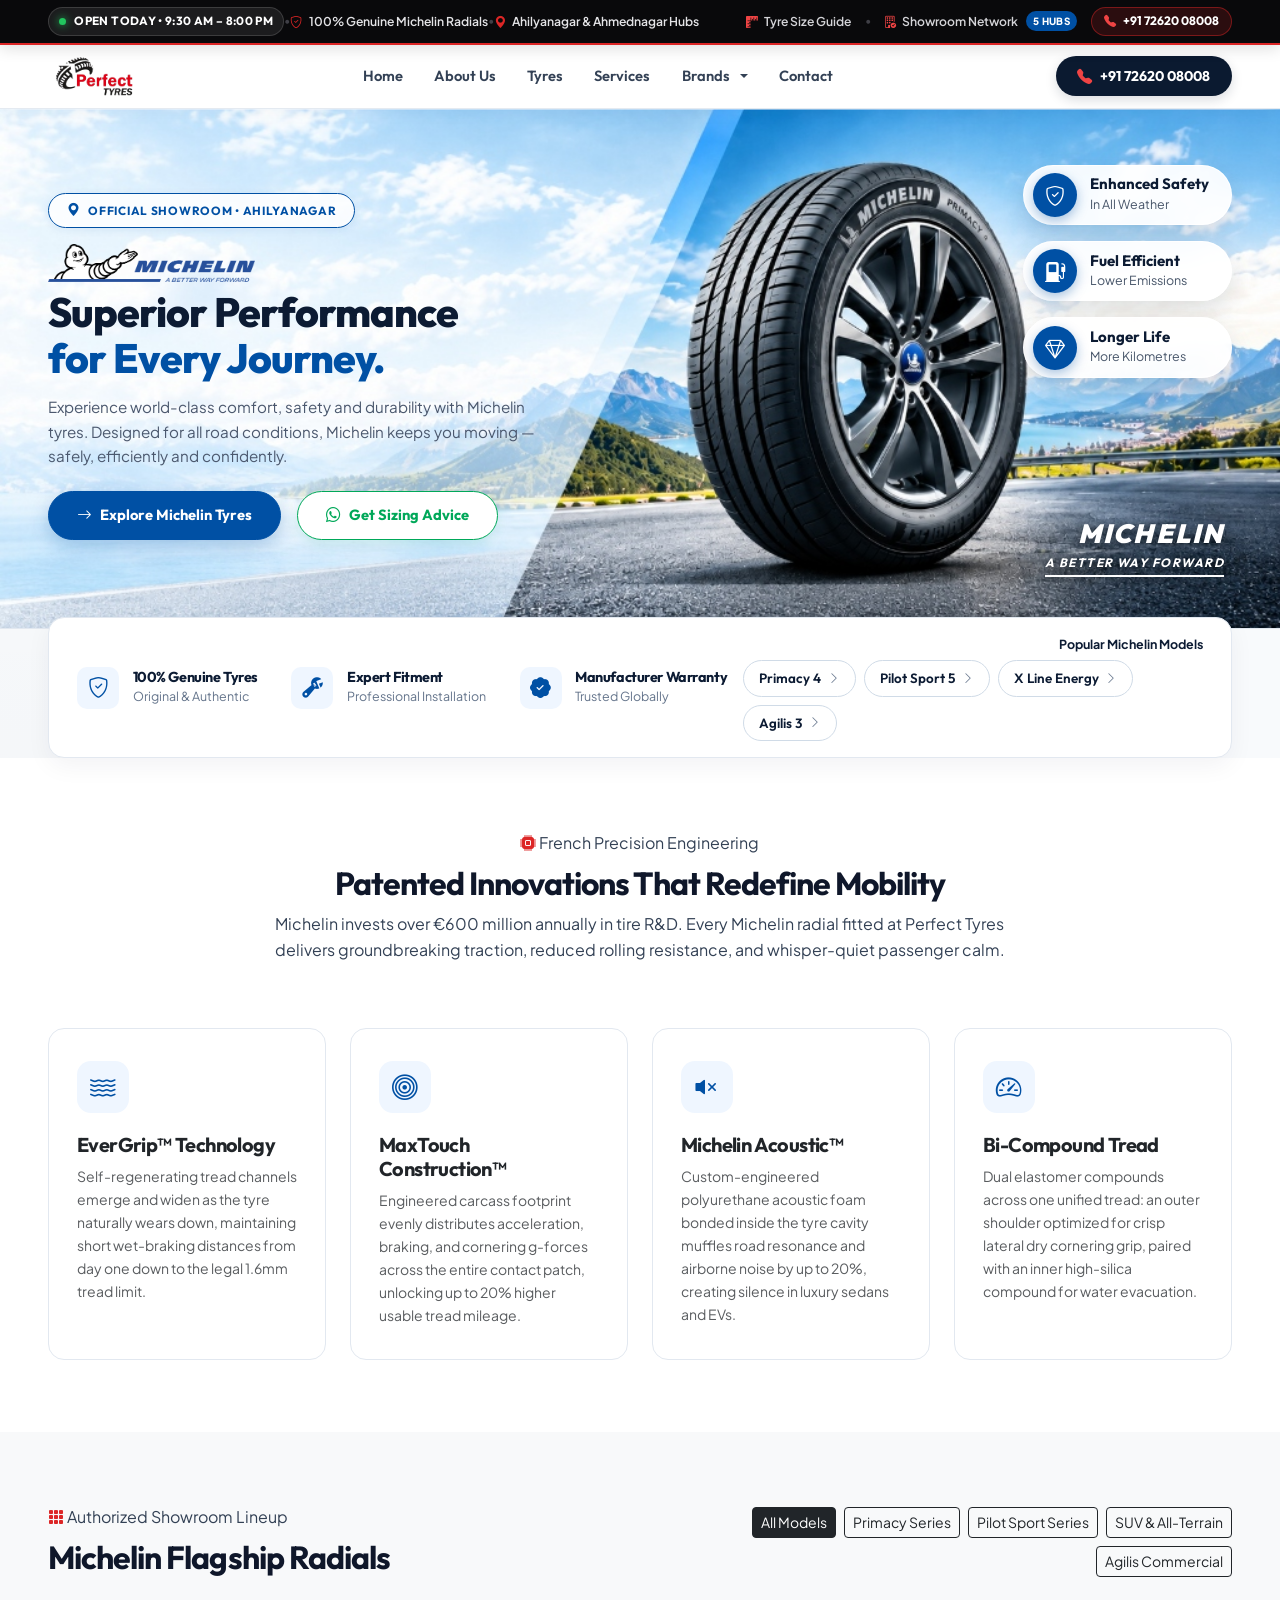
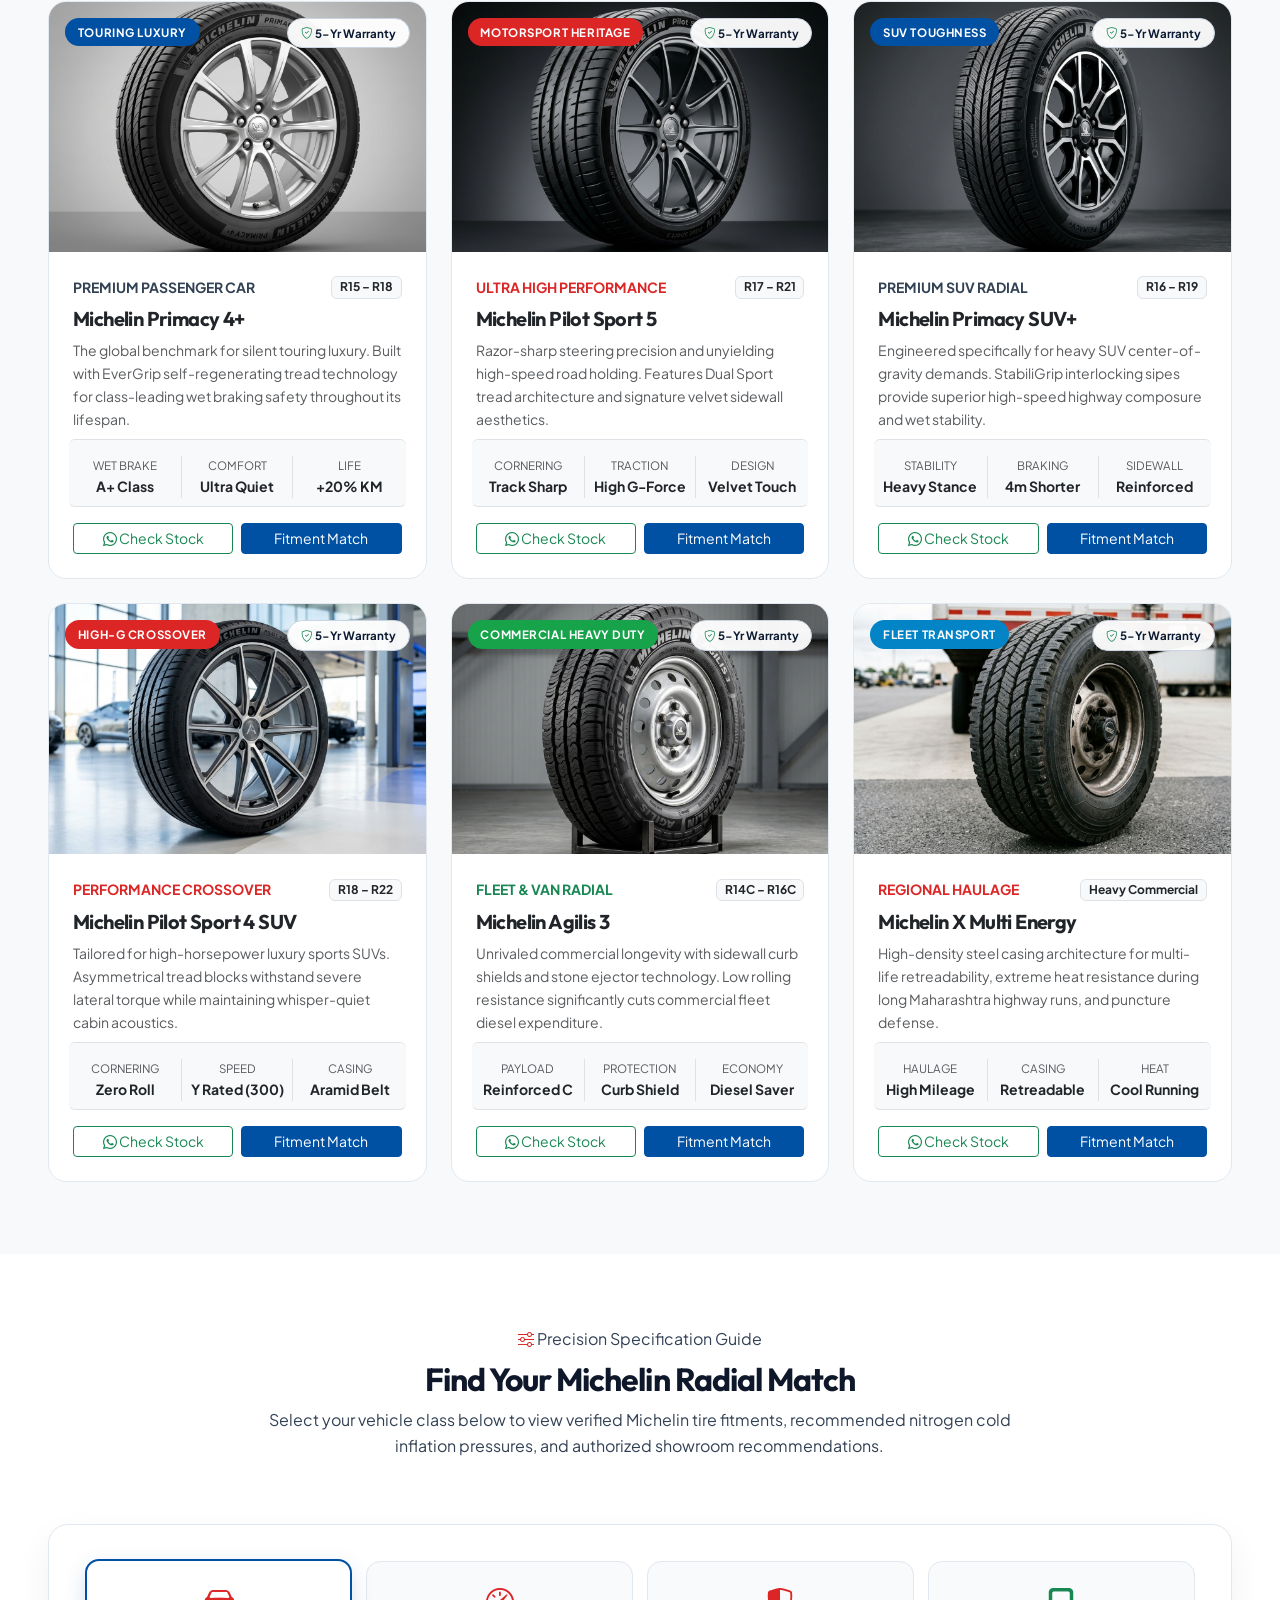
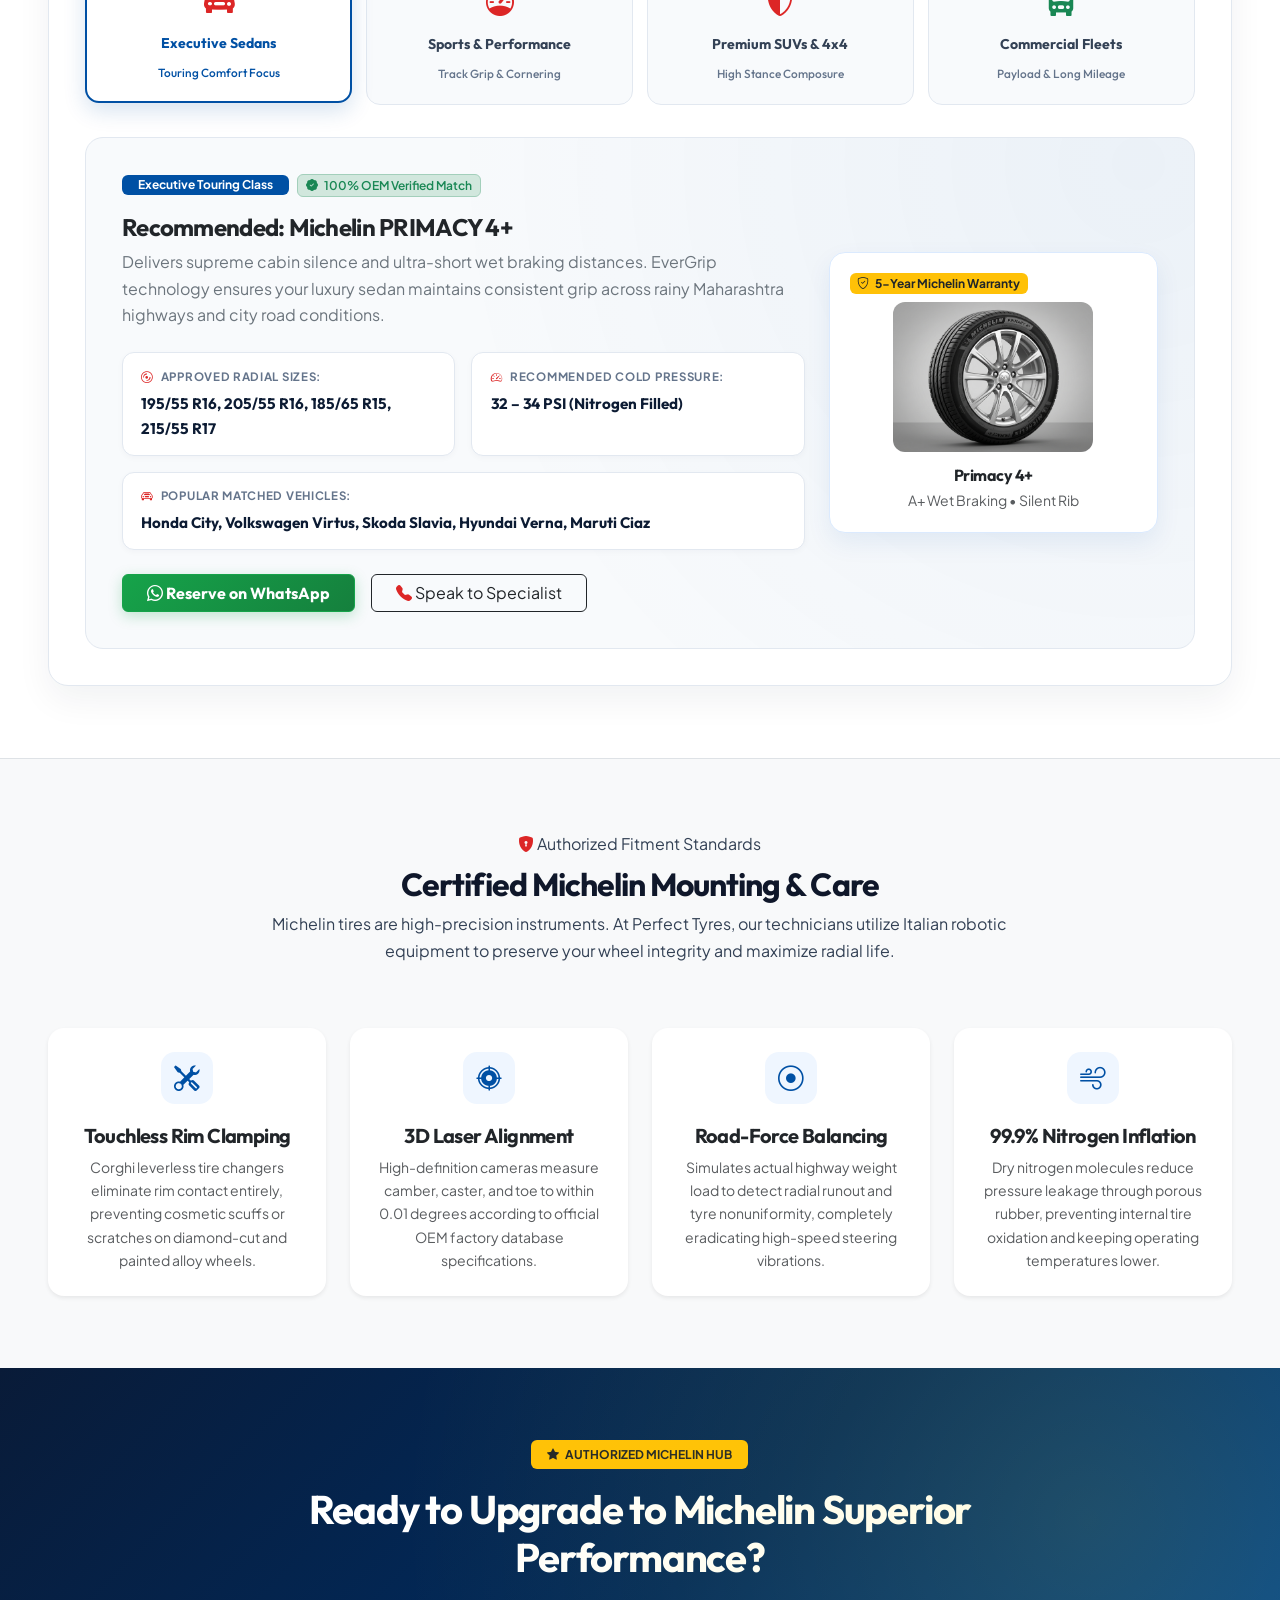
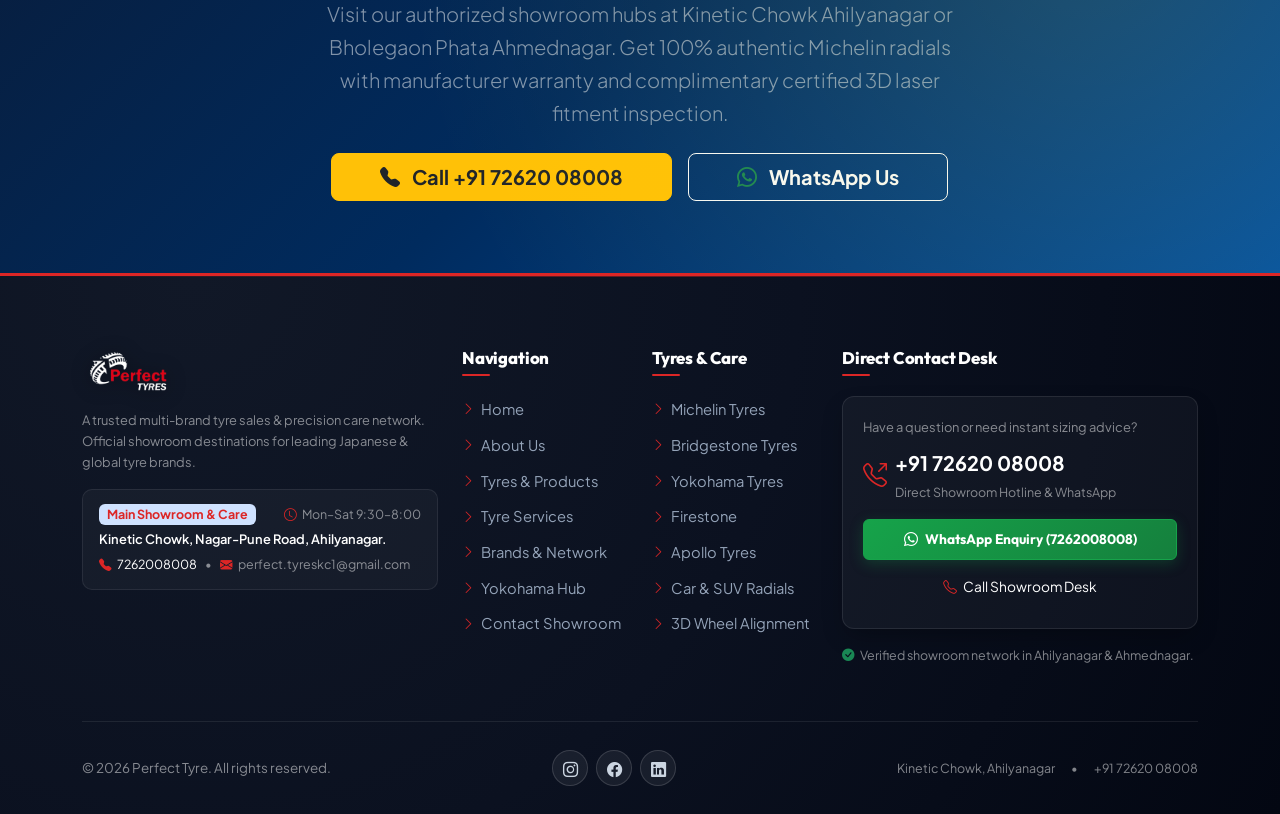
<file: michelin.html>
﻿<!DOCTYPE html>
<html lang="en">

<head>
  <meta charset="UTF-8">
  <meta name="viewport" content="width=device-width, initial-scale=1.0">
  <title>Michelin Tyres Showroom | Superior Performance | Perfect Tyres Ahilyanagar</title>
  <meta name="description"
    content="Official Michelin Tyres authorized showroom destination at Perfect Tyres Ahilyanagar. Explore Primacy 4+, Pilot Sport 5, Primacy SUV+, and Agilis radials with certified 3D laser alignment and official manufacturer warranty.">

  <!-- Open Graph -->
  <meta property="og:title" content="Michelin Tyres Showroom | Perfect Tyres Ahilyanagar">
  <meta property="og:description"
    content="Experience world-class French tyre innovation. Explore Michelin Primacy 4+, Pilot Sport 5, and Agilis with computerized 3D laser fitment at Perfect Tyres.">
  <meta property="og:type" content="website">

  <!-- Google Fonts -->
  <link rel="preconnect" href="https://fonts.googleapis.com">
  <link rel="preconnect" href="https://fonts.gstatic.com" crossorigin>
  <link
    href="https://fonts.googleapis.com/css2?family=Outfit:wght@400;500;600;700;800;900&family=Plus+Jakarta+Sans:wght@400;500;600;700;800&family=JetBrains+Mono:wght@500;700&display=swap"
    rel="stylesheet">

  <!-- Bootstrap 5.3.3 CSS -->
  <link href="https://cdn.jsdelivr.net/npm/bootstrap@5.3.3/dist/css/bootstrap.min.css" rel="stylesheet"
    integrity="sha384-QWTKZyjpPEjISv5WaRU9OFeRpok6YctnYmDr5pNlyT2bRjXh0JMhjY6hW+ALEwIH" crossorigin="anonymous">

  <!-- Bootstrap Icons 1.11.3 -->
  <link rel="stylesheet" href="https://cdn.jsdelivr.net/npm/bootstrap-icons@1.11.3/font/bootstrap-icons.min.css">

  <!-- Custom Core Design System -->
  <link rel="stylesheet" href="assets/css/style.css">
</head>

<body>

    <!-- Main Header & Navigation -->
  <header class="pt-header sticky-top">
    <!-- Top Bar -->
    <div class="pt-topbar">
      <div class="container-fluid px-lg-4 px-xl-5">
        <div class="pt-topbar-inner">
          <!-- Left: Live Showroom Status & Operating Hours -->
          <div class="d-flex align-items-center gap-2.5">
            <span class="pt-topbar-status">
              <span class="pt-pulse-dot-green"></span> OPEN TODAY &bull; 9:30 AM &ndash; 8:00 PM
            </span>
            <span class="pt-topbar-sep d-none d-md-inline">&bull;</span>
            <span class="pt-topbar-info-item d-none d-md-inline-flex">
              <i class="bi bi-shield-check text-primary"></i> <span>100% Genuine Michelin Radials</span>
            </span>
            <span class="pt-topbar-sep d-none d-lg-inline">&bull;</span>
            <span class="pt-topbar-info-item d-none d-lg-inline-flex">
              <i class="bi bi-geo-alt-fill text-primary"></i> <span>Ahilyanagar &amp; Ahmednagar Hubs</span>
            </span>
          </div>

          <!-- Right: Utility Quick Links & Instant Hotline -->
          <div class="pt-topbar-actions">
            <a href="tyres.html#size-guide" class="pt-topbar-link d-none d-sm-inline-flex">
              <i class="bi bi-rulers"></i> <span>Tyre Size Guide</span>
            </a>
            <span class="pt-topbar-sep d-none d-sm-inline">&bull;</span>
            <a href="brands.html#network" class="pt-topbar-link d-none d-md-inline-flex">
              <i class="bi bi-building-check"></i> <span>Showroom Network</span>
              <span class="pt-topbar-badge-red" style="background:#0050a4;">5 Hubs</span>
            </a>
            <a href="tel:+917262008008" class="pt-topbar-hotline">
              <i class="bi bi-telephone-fill"></i>
              <span>+91 72620 08008</span>
            </a>
          </div>
        </div>
      </div>
    </div>

    <!-- Main Navigation Bar -->
    <nav class="navbar navbar-expand-lg pt-navbar">
      <div class="container-fluid px-lg-4 px-xl-5">
        <!-- Showroom Brand Logo -->
        <a class="pt-logo-brand" href="index.html" aria-label="Perfect Tyres Home">
          <img src="assets/images/logo.png" alt="Perfect Tyres" class="pt-logo-img">
        </a>

        <!-- Mobile Toggler -->
        <div class="d-flex align-items-center gap-2 d-lg-none">
          <a href="tel:+917262008008" class="btn btn-sm btn-outline-primary pt-btn-pill px-3" aria-label="Call Showroom">
            <i class="bi bi-telephone-fill"></i>
          </a>
          <button class="navbar-toggler pt-navbar-toggler" type="button" data-bs-toggle="collapse"
            data-bs-target="#ptNavbarNav" aria-controls="ptNavbarNav" aria-expanded="false"
            aria-label="Toggle navigation">
            <span class="navbar-toggler-icon"></span>
          </button>
        </div>

        <!-- Navbar Links & Actions -->
        <div class="collapse navbar-collapse" id="ptNavbarNav">
          <ul class="navbar-nav mx-auto my-3 my-lg-0">
            <li class="nav-item">
              <a class="nav-link" href="index.html">Home</a>
            </li>
            <li class="nav-item">
              <a class="nav-link" href="about.html">About Us</a>
            </li>
            <li class="nav-item">
              <a class="nav-link" href="tyres.html">Tyres</a>
            </li>
            <li class="nav-item">
              <a class="nav-link" href="services.html">Services</a>
            </li>
            <li class="nav-item dropdown">
              <a class="nav-link dropdown-toggle active" href="brands.html" id="navbarDropdownBrands" role="button"
                data-bs-toggle="dropdown" aria-expanded="false">
                Brands
              </a>
              <ul class="dropdown-menu pt-dropdown-menu" aria-labelledby="navbarDropdownBrands">
                <li>
                  <a class="dropdown-item pt-dropdown-item d-flex align-items-center gap-2" href="yokohama.html">
                    <span class="pt-brand-dot pt-dot-yokohama"></span>
                    <span class="fw-semibold">Yokohama</span>
                  </a>
                </li>
                <li>
                  <a class="dropdown-item pt-dropdown-item d-flex align-items-center gap-2" href="bridgestone.html">
                    <span class="pt-brand-dot pt-dot-bridgestone"></span>
                    <span class="fw-semibold">Bridgestone</span>
                  </a>
                </li>
                <li>
                  <a class="dropdown-item pt-dropdown-item active d-flex align-items-center gap-2" href="michelin.html">
                    <span class="pt-brand-dot pt-dot-michelin"></span>
                    <span class="fw-semibold">Michelin</span>
                  </a>
                </li>
                <li>
                  <a class="dropdown-item pt-dropdown-item d-flex align-items-center gap-2" href="firestone.html">
                    <span class="pt-brand-dot pt-dot-firestone"></span>
                    <span class="fw-semibold">Firestone</span>
                  </a>
                </li>
                <li>
                  <a class="dropdown-item pt-dropdown-item d-flex align-items-center gap-2" href="apollo.html">
                    <span class="pt-brand-dot pt-dot-apollo"></span>
                    <span class="fw-semibold">Apollo Tyres</span>
                  </a>
                </li>
              </ul>
            </li>
            <li class="nav-item">
              <a class="nav-link" href="contact.html">Contact</a>
            </li>
          </ul>

          <!-- Desktop Action Button: Exact dark pill with red phone icon from mockup! -->
          <div class="d-none d-lg-flex align-items-center gap-3">
            <a href="tel:+917262008008" class="mc-nav-phone-pill">
              <i class="bi bi-telephone-fill"></i> +91 72620 08008
            </a>
          </div>
        </div>
      </div>
    </nav>
  </header>

  <main>
<!-- =========================================================================
       HERO SECTION (EXACT MATCH TO USER SCREENSHOT DESIGN & BRANDING)
       ========================================================================= -->
  <section class="mc-hero-section">
    <div class="container-fluid px-lg-4 px-xl-5 position-relative" style="z-index: 2;">
      <div class="row align-items-center g-4 g-lg-5">
        <!-- Left: Location, Michelin Logo, Headline, Description & Actions -->
        <div class="col-lg-6 col-xl-6 text-center text-lg-start">
          <!-- Location Pill -->
          <div class="mc-hero-location-pill mb-2">
            <i class="bi bi-geo-alt-fill"></i>
            <span>OFFICIAL SHOWROOM &bull; AHILYANAGAR</span>
          </div>

          <!-- Official Michelin Brand Logo -->
          <div class="my-2 d-flex justify-content-center justify-content-lg-start">
            <img src="assets/images/michelin-logo.png" alt="Michelin - A Better Way Forward" class="mc-hero-brand-logo">
          </div>

          <!-- Primary Headline matching user mockup -->
          <h1 class="mc-hero-headline">
            Superior Performance <span class="d-block text-mc-blue">for Every Journey.</span>
          </h1>

          <!-- Lead Subtitle matching user mockup -->
          <p class="mc-hero-lead mx-auto mx-lg-0">
            Experience world-class comfort, safety and durability with Michelin tyres. Designed for all road conditions, Michelin keeps you moving &mdash; safely, efficiently and confidently.
          </p>

          <!-- Action Buttons matching user mockup -->
          <div class="d-flex flex-wrap align-items-center justify-content-center justify-content-lg-start gap-3 mc-hero-actions">
            <a href="#lineup" class="mc-btn-explore">
              <i class="bi bi-arrow-right"></i>
              <span>Explore Michelin Tyres</span>
            </a>
            <a href="https://wa.me/917262008008?text=Hello%20Perfect%20Tyres,%20I%20am%20looking%20for%20Michelin%20tyres%20sizing%20advice%20for%20my%20vehicle."
              target="_blank" rel="noopener noreferrer" class="mc-btn-whatsapp-outline">
              <i class="bi bi-whatsapp"></i>
              <span>Get Sizing Advice</span>
            </a>
          </div>
        </div>

        <!-- Right: 3 Floating Feature Badges & Watermark Over Background Visual -->
        <div class="col-lg-6 col-xl-6 d-none d-lg-flex flex-column justify-content-between align-items-end" style="min-height: 420px;">
          <!-- 3 Feature Badges on right side of tyre -->
          <div class="d-flex flex-column gap-3 mc-hero-floating-pills">
            <!-- Feature 1: Enhanced Safety -->
            <div class="mc-hero-pill-card">
              <div class="mc-pill-icon"><i class="bi bi-shield-check"></i></div>
              <div class="mc-pill-text">
                <strong>Enhanced Safety</strong>
                <span>In All Weather</span>
              </div>
            </div>

            <!-- Feature 2: Fuel Efficient -->
            <div class="mc-hero-pill-card">
              <div class="mc-pill-icon"><i class="bi bi-fuel-pump-fill"></i></div>
              <div class="mc-pill-text">
                <strong>Fuel Efficient</strong>
                <span>Lower Emissions</span>
              </div>
            </div>

            <!-- Feature 3: Longer Life -->
            <div class="mc-hero-pill-card">
              <div class="mc-pill-icon"><i class="bi bi-gem"></i></div>
              <div class="mc-pill-text">
                <strong>Longer Life</strong>
                <span>More Kilometres</span>
              </div>
            </div>
          </div>

          <!-- Bottom Right Michelin Watermark -->
          <div class="mc-hero-watermark mt-4">
            <span class="mc-watermark-brand">MICHELIN</span>
            <span class="mc-watermark-tagline">A BETTER WAY FORWARD</span>
          </div>
        </div>
      </div>
    </div>
  </section>

  <!-- =========================================================================
       SUB-HERO TRUST BAR & POPULAR MODELS (EXACT MATCH TO USER SCREENSHOT)
       ========================================================================= -->
  <div class="container-fluid px-lg-4 px-xl-5">
    <div class="mc-subhero-bar">
      <div class="row align-items-center g-3">
        <!-- Left: 3 Genuine Trust Badges -->
        <div class="col-lg-7 col-xl-7">
          <div class="d-flex flex-wrap align-items-center justify-content-between gap-3 mc-trust-badges-col">
            <!-- Trust Badge 1: 100% Genuine Tyres -->
            <div class="mc-trust-badge">
              <div class="mc-trust-badge-icon">
                <i class="bi bi-shield-check"></i>
              </div>
              <div>
                <h4 class="mc-trust-badge-title">100% Genuine Tyres</h4>
                <p class="mc-trust-badge-sub">Original &amp; Authentic</p>
              </div>
            </div>

            <!-- Trust Badge 2: Expert Fitment -->
            <div class="mc-trust-badge">
              <div class="mc-trust-badge-icon">
                <i class="bi bi-wrench-adjustable"></i>
              </div>
              <div>
                <h4 class="mc-trust-badge-title">Expert Fitment</h4>
                <p class="mc-trust-badge-sub">Professional Installation</p>
              </div>
            </div>

            <!-- Trust Badge 3: Manufacturer Warranty -->
            <div class="mc-trust-badge">
              <div class="mc-trust-badge-icon">
                <i class="bi bi-patch-check-fill"></i>
              </div>
              <div>
                <h4 class="mc-trust-badge-title">Manufacturer Warranty</h4>
                <p class="mc-trust-badge-sub">Trusted Globally</p>
              </div>
            </div>
          </div>
        </div>

        <!-- Right: Popular Michelin Models Quick-Jump Navigation -->
        <div class="col-lg-5 col-xl-5 mc-subhero-right">
          <div class="d-flex flex-column align-items-lg-end">
            <span class="mc-models-label">Popular Michelin Models</span>
            <div class="d-flex flex-wrap align-items-center gap-2 mc-model-pills-row">
              <a href="#lineup" class="mc-model-pill js-quick-series" data-series="touring">
                <span>Primacy 4</span>
                <i class="bi bi-chevron-right"></i>
              </a>
              <a href="#lineup" class="mc-model-pill js-quick-series" data-series="sport">
                <span>Pilot Sport 5</span>
                <i class="bi bi-chevron-right"></i>
              </a>
              <a href="#lineup" class="mc-model-pill js-quick-series" data-series="eco">
                <span>X Line Energy</span>
                <i class="bi bi-chevron-right"></i>
              </a>
              <a href="#lineup" class="mc-model-pill js-quick-series" data-series="commercial">
                <span>Agilis 3</span>
                <i class="bi bi-chevron-right"></i>
              </a>
            </div>
          </div>
        </div>
      </div>
    </div>
  </div>

  <!-- =========================================================================
       SECTION 2: MICHELIN PATENTED INNOVATIONS LAB
       ========================================================================= -->
  <section class="py-5 bg-white">
    <div class="container-fluid px-lg-4 px-xl-5 py-4">
      <div class="row justify-content-center text-center mb-5">
        <div class="col-lg-8">
          <div class="pt-section-tag justify-content-center mb-2">
            <i class="bi bi-cpu-fill text-primary"></i> <span>French Precision Engineering</span>
          </div>
          <h2 class="pt-section-title">Patented Innovations That Redefine Mobility</h2>
          <p class="pt-section-lead mx-auto">
            Michelin invests over &euro;600 million annually in tire R&amp;D. Every Michelin radial fitted at Perfect Tyres delivers groundbreaking traction, reduced rolling resistance, and whisper-quiet passenger calm.
          </p>
        </div>
      </div>

      <div class="row g-4">
        <!-- Innovation Card 1: EverGrip -->
        <div class="col-md-6 col-lg-3">
          <div class="mc-tech-card">
            <div class="mc-tech-icon-wrap">
              <i class="bi bi-water"></i>
            </div>
            <h3 class="h5 fw-bold text-dark mb-2">EverGrip™ Technology</h3>
            <p class="text-muted small mb-0">
              Self-regenerating tread channels emerge and widen as the tyre naturally wears down, maintaining short wet-braking distances from day one down to the legal 1.6mm tread limit.
            </p>
          </div>
        </div>

        <!-- Innovation Card 2: MaxTouch Construction -->
        <div class="col-md-6 col-lg-3">
          <div class="mc-tech-card">
            <div class="mc-tech-icon-wrap">
              <i class="bi bi-bullseye"></i>
            </div>
            <h3 class="h5 fw-bold text-dark mb-2">MaxTouch Construction™</h3>
            <p class="text-muted small mb-0">
              Engineered carcass footprint evenly distributes acceleration, braking, and cornering g-forces across the entire contact patch, unlocking up to 20% higher usable tread mileage.
            </p>
          </div>
        </div>

        <!-- Innovation Card 3: Acoustic Dampening -->
        <div class="col-md-6 col-lg-3">
          <div class="mc-tech-card">
            <div class="mc-tech-icon-wrap">
              <i class="bi bi-volume-mute-fill"></i>
            </div>
            <h3 class="h5 fw-bold text-dark mb-2">Michelin Acoustic™</h3>
            <p class="text-muted small mb-0">
              Custom-engineered polyurethane acoustic foam bonded inside the tyre cavity muffles road resonance and airborne noise by up to 20%, creating silence in luxury sedans and EVs.
            </p>
          </div>
        </div>

        <!-- Innovation Card 4: Bi-Compound Dual Tread -->
        <div class="col-md-6 col-lg-3">
          <div class="mc-tech-card">
            <div class="mc-tech-icon-wrap">
              <i class="bi bi-speedometer2"></i>
            </div>
            <h3 class="h5 fw-bold text-dark mb-2">Bi-Compound Tread</h3>
            <p class="text-muted small mb-0">
              Dual elastomer compounds across one unified tread: an outer shoulder optimized for crisp lateral dry cornering grip, paired with an inner high-silica compound for water evacuation.
            </p>
          </div>
        </div>
      </div>
    </div>
  </section>

  <!-- =========================================================================
       SECTION 3: OFFICIAL MICHELIN RADIAL PORTFOLIO
       ========================================================================= -->
  <section class="py-5 bg-light" id="lineup">
    <div class="container-fluid px-lg-4 px-xl-5 py-4">
      <!-- Section Header & Filter Tabs -->
      <div class="row align-items-end justify-content-between mb-4 g-3">
        <div class="col-lg-6">
          <div class="pt-section-tag mb-2">
            <i class="bi bi-grid-3x3-gap-fill text-primary"></i> <span>Authorized Showroom Lineup</span>
          </div>
          <h2 class="pt-section-title mb-0">Michelin Flagship Radials</h2>
        </div>
        <div class="col-lg-6">
          <div class="d-flex flex-wrap align-items-center justify-content-lg-end gap-2">
            <button type="button" class="btn btn-sm btn-outline-dark pt-btn-pill js-tyre-filter active" data-filter="all">All Models</button>
            <button type="button" class="btn btn-sm btn-outline-dark pt-btn-pill js-tyre-filter" data-filter="touring">Primacy Series</button>
            <button type="button" class="btn btn-sm btn-outline-dark pt-btn-pill js-tyre-filter" data-filter="sport">Pilot Sport Series</button>
            <button type="button" class="btn btn-sm btn-outline-dark pt-btn-pill js-tyre-filter" data-filter="suv">SUV &amp; All-Terrain</button>
            <button type="button" class="btn btn-sm btn-outline-dark pt-btn-pill js-tyre-filter" data-filter="commercial">Agilis Commercial</button>
          </div>
        </div>
      </div>

      <!-- Tyre Cards Grid -->
      <div class="row g-4">
        <!-- Tyre Card 1: Primacy 4+ -->
        <div class="col-md-6 col-lg-4 mc-tyre-item" data-category="touring">
          <div class="mc-tyre-card">
            <div class="mc-tyre-img-box">
              <span class="mc-tyre-badge">Touring Luxury</span>
              <span class="mc-tyre-warranty-badge"><i class="bi bi-shield-check text-success"></i> 5-Yr Warranty</span>
              <img src="assets/images/michelin-primacy.jpg" alt="Michelin Primacy 4+ Tyre" loading="lazy">
            </div>
            <div class="p-4 d-flex flex-column flex-grow-1">
              <div class="d-flex align-items-center justify-content-between mb-2">
                <span class="text-mc-blue fw-bold small text-uppercase">Premium Passenger Car</span>
                <span class="badge bg-light text-dark border">R15 &ndash; R18</span>
              </div>
              <h3 class="h5 fw-bold text-dark mb-2">Michelin Primacy 4+</h3>
              <p class="text-muted small mb-3">
                The global benchmark for silent touring luxury. Built with EverGrip self-regenerating tread technology for class-leading wet braking safety throughout its lifespan.
              </p>

              <!-- Specs Highlights -->
              <div class="row g-2 text-center small mb-3 py-2 border-top border-bottom bg-light rounded">
                <div class="col-4">
                  <span class="d-block text-muted" style="font-size: 0.72rem;">WET BRAKE</span>
                  <strong class="text-dark">A+ Class</strong>
                </div>
                <div class="col-4 border-start border-end">
                  <span class="d-block text-muted" style="font-size: 0.72rem;">COMFORT</span>
                  <strong class="text-dark">Ultra Quiet</strong>
                </div>
                <div class="col-4">
                  <span class="d-block text-muted" style="font-size: 0.72rem;">LIFE</span>
                  <strong class="text-dark">+20% KM</strong>
                </div>
              </div>

              <div class="mt-auto d-flex align-items-center gap-2">
                <a href="https://wa.me/917262008008?text=Hello%20Perfect%20Tyres,%20please%20check%20stock%20and%20pricing%20for%20Michelin%20Primacy%204+"
                  target="_blank" rel="noopener noreferrer" class="btn btn-outline-success btn-sm w-100 pt-btn-pill">
                  <i class="bi bi-whatsapp"></i> Check Stock
                </a>
                <a href="#fitment" class="btn btn-primary btn-sm w-100 pt-btn-pill" style="background:#0050a4; border-color:#0050a4;">
                  Fitment Match
                </a>
              </div>
            </div>
          </div>
        </div>

        <!-- Tyre Card 2: Pilot Sport 5 -->
        <div class="col-md-6 col-lg-4 mc-tyre-item" data-category="sport">
          <div class="mc-tyre-card">
            <div class="mc-tyre-img-box">
              <span class="mc-tyre-badge" style="background:#dc2626;">Motorsport Heritage</span>
              <span class="mc-tyre-warranty-badge"><i class="bi bi-shield-check text-success"></i> 5-Yr Warranty</span>
              <img src="assets/images/michelin-pilotsport.jpg" alt="Michelin Pilot Sport 5 Tyre" loading="lazy">
            </div>
            <div class="p-4 d-flex flex-column flex-grow-1">
              <div class="d-flex align-items-center justify-content-between mb-2">
                <span class="text-danger fw-bold small text-uppercase">Ultra High Performance</span>
                <span class="badge bg-light text-dark border">R17 &ndash; R21</span>
              </div>
              <h3 class="h5 fw-bold text-dark mb-2">Michelin Pilot Sport 5</h3>
              <p class="text-muted small mb-3">
                Razor-sharp steering precision and unyielding high-speed road holding. Features Dual Sport tread architecture and signature velvet sidewall aesthetics.
              </p>

              <!-- Specs Highlights -->
              <div class="row g-2 text-center small mb-3 py-2 border-top border-bottom bg-light rounded">
                <div class="col-4">
                  <span class="d-block text-muted" style="font-size: 0.72rem;">CORNERING</span>
                  <strong class="text-dark">Track Sharp</strong>
                </div>
                <div class="col-4 border-start border-end">
                  <span class="d-block text-muted" style="font-size: 0.72rem;">TRACTION</span>
                  <strong class="text-dark">High G-Force</strong>
                </div>
                <div class="col-4">
                  <span class="d-block text-muted" style="font-size: 0.72rem;">DESIGN</span>
                  <strong class="text-dark">Velvet Touch</strong>
                </div>
              </div>

              <div class="mt-auto d-flex align-items-center gap-2">
                <a href="https://wa.me/917262008008?text=Hello%20Perfect%20Tyres,%20please%20check%20stock%20and%20pricing%20for%20Michelin%20Pilot%20Sport%205"
                  target="_blank" rel="noopener noreferrer" class="btn btn-outline-success btn-sm w-100 pt-btn-pill">
                  <i class="bi bi-whatsapp"></i> Check Stock
                </a>
                <a href="#fitment" class="btn btn-primary btn-sm w-100 pt-btn-pill" style="background:#0050a4; border-color:#0050a4;">
                  Fitment Match
                </a>
              </div>
            </div>
          </div>
        </div>

        <!-- Tyre Card 3: Primacy SUV+ -->
        <div class="col-md-6 col-lg-4 mc-tyre-item" data-category="suv">
          <div class="mc-tyre-card">
            <div class="mc-tyre-img-box">
              <span class="mc-tyre-badge">SUV Toughness</span>
              <span class="mc-tyre-warranty-badge"><i class="bi bi-shield-check text-success"></i> 5-Yr Warranty</span>
              <img src="assets/images/michelin-suv.jpg" alt="Michelin Primacy SUV+ Tyre" loading="lazy">
            </div>
            <div class="p-4 d-flex flex-column flex-grow-1">
              <div class="d-flex align-items-center justify-content-between mb-2">
                <span class="text-mc-blue fw-bold small text-uppercase">Premium SUV Radial</span>
                <span class="badge bg-light text-dark border">R16 &ndash; R19</span>
              </div>
              <h3 class="h5 fw-bold text-dark mb-2">Michelin Primacy SUV+</h3>
              <p class="text-muted small mb-3">
                Engineered specifically for heavy SUV center-of-gravity demands. StabiliGrip interlocking sipes provide superior high-speed highway composure and wet stability.
              </p>

              <!-- Specs Highlights -->
              <div class="row g-2 text-center small mb-3 py-2 border-top border-bottom bg-light rounded">
                <div class="col-4">
                  <span class="d-block text-muted" style="font-size: 0.72rem;">STABILITY</span>
                  <strong class="text-dark">Heavy Stance</strong>
                </div>
                <div class="col-4 border-start border-end">
                  <span class="d-block text-muted" style="font-size: 0.72rem;">BRAKING</span>
                  <strong class="text-dark">4m Shorter</strong>
                </div>
                <div class="col-4">
                  <span class="d-block text-muted" style="font-size: 0.72rem;">SIDEWALL</span>
                  <strong class="text-dark">Reinforced</strong>
                </div>
              </div>

              <div class="mt-auto d-flex align-items-center gap-2">
                <a href="https://wa.me/917262008008?text=Hello%20Perfect%20Tyres,%20please%20check%20stock%20and%20pricing%20for%20Michelin%20Primacy%20SUV+"
                  target="_blank" rel="noopener noreferrer" class="btn btn-outline-success btn-sm w-100 pt-btn-pill">
                  <i class="bi bi-whatsapp"></i> Check Stock
                </a>
                <a href="#fitment" class="btn btn-primary btn-sm w-100 pt-btn-pill" style="background:#0050a4; border-color:#0050a4;">
                  Fitment Match
                </a>
              </div>
            </div>
          </div>
        </div>

        <!-- Tyre Card 4: Pilot Sport 4 SUV -->
        <div class="col-md-6 col-lg-4 mc-tyre-item" data-category="sport">
          <div class="mc-tyre-card">
            <div class="mc-tyre-img-box">
              <span class="mc-tyre-badge" style="background:#dc2626;">High-G Crossover</span>
              <span class="mc-tyre-warranty-badge"><i class="bi bi-shield-check text-success"></i> 5-Yr Warranty</span>
              <img src="assets/images/tyre-slide-michelin.jpg" alt="Michelin Pilot Sport 4 SUV Tyre" loading="lazy">
            </div>
            <div class="p-4 d-flex flex-column flex-grow-1">
              <div class="d-flex align-items-center justify-content-between mb-2">
                <span class="text-danger fw-bold small text-uppercase">Performance Crossover</span>
                <span class="badge bg-light text-dark border">R18 &ndash; R22</span>
              </div>
              <h3 class="h5 fw-bold text-dark mb-2">Michelin Pilot Sport 4 SUV</h3>
              <p class="text-muted small mb-3">
                Tailored for high-horsepower luxury sports SUVs. Asymmetrical tread blocks withstand severe lateral torque while maintaining whisper-quiet cabin acoustics.
              </p>

              <!-- Specs Highlights -->
              <div class="row g-2 text-center small mb-3 py-2 border-top border-bottom bg-light rounded">
                <div class="col-4">
                  <span class="d-block text-muted" style="font-size: 0.72rem;">CORNERING</span>
                  <strong class="text-dark">Zero Roll</strong>
                </div>
                <div class="col-4 border-start border-end">
                  <span class="d-block text-muted" style="font-size: 0.72rem;">SPEED</span>
                  <strong class="text-dark">Y Rated (300)</strong>
                </div>
                <div class="col-4">
                  <span class="d-block text-muted" style="font-size: 0.72rem;">CASING</span>
                  <strong class="text-dark">Aramid Belt</strong>
                </div>
              </div>

              <div class="mt-auto d-flex align-items-center gap-2">
                <a href="https://wa.me/917262008008?text=Hello%20Perfect%20Tyres,%20please%20check%20stock%20and%20pricing%20for%20Michelin%20Pilot%20Sport%204%20SUV"
                  target="_blank" rel="noopener noreferrer" class="btn btn-outline-success btn-sm w-100 pt-btn-pill">
                  <i class="bi bi-whatsapp"></i> Check Stock
                </a>
                <a href="#fitment" class="btn btn-primary btn-sm w-100 pt-btn-pill" style="background:#0050a4; border-color:#0050a4;">
                  Fitment Match
                </a>
              </div>
            </div>
          </div>
        </div>

        <!-- Tyre Card 5: Agilis 3 -->
        <div class="col-md-6 col-lg-4 mc-tyre-item" data-category="commercial">
          <div class="mc-tyre-card">
            <div class="mc-tyre-img-box">
              <span class="mc-tyre-badge" style="background:#16a34a;">Commercial Heavy Duty</span>
              <span class="mc-tyre-warranty-badge"><i class="bi bi-shield-check text-success"></i> 5-Yr Warranty</span>
              <img src="assets/images/michelin-agilis.jpg" alt="Michelin Agilis 3 Commercial Tyre" loading="lazy">
            </div>
            <div class="p-4 d-flex flex-column flex-grow-1">
              <div class="d-flex align-items-center justify-content-between mb-2">
                <span class="text-success fw-bold small text-uppercase">Fleet &amp; Van Radial</span>
                <span class="badge bg-light text-dark border">R14C &ndash; R16C</span>
              </div>
              <h3 class="h5 fw-bold text-dark mb-2">Michelin Agilis 3</h3>
              <p class="text-muted small mb-3">
                Unrivaled commercial longevity with sidewall curb shields and stone ejector technology. Low rolling resistance significantly cuts commercial fleet diesel expenditure.
              </p>

              <!-- Specs Highlights -->
              <div class="row g-2 text-center small mb-3 py-2 border-top border-bottom bg-light rounded">
                <div class="col-4">
                  <span class="d-block text-muted" style="font-size: 0.72rem;">PAYLOAD</span>
                  <strong class="text-dark">Reinforced C</strong>
                </div>
                <div class="col-4 border-start border-end">
                  <span class="d-block text-muted" style="font-size: 0.72rem;">PROTECTION</span>
                  <strong class="text-dark">Curb Shield</strong>
                </div>
                <div class="col-4">
                  <span class="d-block text-muted" style="font-size: 0.72rem;">ECONOMY</span>
                  <strong class="text-dark">Diesel Saver</strong>
                </div>
              </div>

              <div class="mt-auto d-flex align-items-center gap-2">
                <a href="https://wa.me/917262008008?text=Hello%20Perfect%20Tyres,%20please%20check%20stock%20and%20fleet%20pricing%20for%20Michelin%20Agilis%203"
                  target="_blank" rel="noopener noreferrer" class="btn btn-outline-success btn-sm w-100 pt-btn-pill">
                  <i class="bi bi-whatsapp"></i> Check Stock
                </a>
                <a href="#fitment" class="btn btn-primary btn-sm w-100 pt-btn-pill" style="background:#0050a4; border-color:#0050a4;">
                  Fitment Match
                </a>
              </div>
            </div>
          </div>
        </div>

        <!-- Tyre Card 6: X Multi / Commercial -->
        <div class="col-md-6 col-lg-4 mc-tyre-item" data-category="commercial">
          <div class="mc-tyre-card">
            <div class="mc-tyre-img-box">
              <span class="mc-tyre-badge" style="background:#0284c7;">Fleet Transport</span>
              <span class="mc-tyre-warranty-badge"><i class="bi bi-shield-check text-success"></i> 5-Yr Warranty</span>
              <img src="assets/images/tyre-commercial.jpg" alt="Michelin X Multi Radial Tyre" loading="lazy">
            </div>
            <div class="p-4 d-flex flex-column flex-grow-1">
              <div class="d-flex align-items-center justify-content-between mb-2">
                <span class="text-primary fw-bold small text-uppercase">Regional Haulage</span>
                <span class="badge bg-light text-dark border">Heavy Commercial</span>
              </div>
              <h3 class="h5 fw-bold text-dark mb-2">Michelin X Multi Energy</h3>
              <p class="text-muted small mb-3">
                High-density steel casing architecture for multi-life retreadability, extreme heat resistance during long Maharashtra highway runs, and puncture defense.
              </p>

              <!-- Specs Highlights -->
              <div class="row g-2 text-center small mb-3 py-2 border-top border-bottom bg-light rounded">
                <div class="col-4">
                  <span class="d-block text-muted" style="font-size: 0.72rem;">HAULAGE</span>
                  <strong class="text-dark">High Mileage</strong>
                </div>
                <div class="col-4 border-start border-end">
                  <span class="d-block text-muted" style="font-size: 0.72rem;">CASING</span>
                  <strong class="text-dark">Retreadable</strong>
                </div>
                <div class="col-4">
                  <span class="d-block text-muted" style="font-size: 0.72rem;">HEAT</span>
                  <strong class="text-dark">Cool Running</strong>
                </div>
              </div>

              <div class="mt-auto d-flex align-items-center gap-2">
                <a href="https://wa.me/917262008008?text=Hello%20Perfect%20Tyres,%20please%20check%20stock%20and%20pricing%20for%20Michelin%20X%20Multi%20Commercial%20Tyres"
                  target="_blank" rel="noopener noreferrer" class="btn btn-outline-success btn-sm w-100 pt-btn-pill">
                  <i class="bi bi-whatsapp"></i> Check Stock
                </a>
                <a href="#fitment" class="btn btn-primary btn-sm w-100 pt-btn-pill" style="background:#0050a4; border-color:#0050a4;">
                  Fitment Match
                </a>
              </div>
            </div>
          </div>
        </div>
      </div>
    </div>
  </section>

  <!-- =========================================================================
       SECTION 4: INTERACTIVE VEHICLE SIZING & FITMENT MATCHER
       ========================================================================= -->
  <!-- =========================================================================
       SECTION 4: PRECISION SPECIFICATION GUIDE & INTERACTIVE FITMENT MATCHER
       ========================================================================= -->
  <section class="py-5 bg-white border-bottom" id="fitment">
    <div class="container-fluid px-lg-4 px-xl-5 py-4">
      <div class="row justify-content-center text-center mb-5">
        <div class="col-lg-8">
          <div class="pt-section-tag justify-content-center mb-2">
            <i class="bi bi-sliders text-primary"></i> <span>Precision Specification Guide</span>
          </div>
          <h2 class="pt-section-title">Find Your Michelin Radial Match</h2>
          <p class="pt-section-lead mx-auto">
            Select your vehicle class below to view verified Michelin tire fitments, recommended nitrogen cold inflation pressures, and authorized showroom recommendations.
          </p>
        </div>
      </div>

      <div class="mc-matcher-box">
        <!-- 4 Top Segment Tabs with Icons & Subtitles -->
        <div class="mc-matcher-nav" role="tablist">
          <button type="button" class="mc-matcher-tab active js-mc-matcher-tab" data-target="sedan">
            <i class="bi bi-car-front-fill text-primary"></i>
            <span>Executive Sedans</span>
            <span class="mc-tab-subtitle">Touring Comfort Focus</span>
          </button>

          <button type="button" class="mc-matcher-tab js-mc-matcher-tab" data-target="performance">
            <i class="bi bi-speedometer text-danger"></i>
            <span>Sports &amp; Performance</span>
            <span class="mc-tab-subtitle">Track Grip &amp; Cornering</span>
          </button>

          <button type="button" class="mc-matcher-tab js-mc-matcher-tab" data-target="suv">
            <i class="bi bi-shield-shaded text-primary"></i>
            <span>Premium SUVs &amp; 4x4</span>
            <span class="mc-tab-subtitle">High Stance Composure</span>
          </button>

          <button type="button" class="mc-matcher-tab js-mc-matcher-tab" data-target="commercial">
            <i class="bi bi-truck-front-fill text-success"></i>
            <span>Commercial Fleets</span>
            <span class="mc-tab-subtitle">Payload &amp; Long Mileage</span>
          </button>
        </div>

        <!-- Dynamic Fitment Detail Card with Tyre Image Showcase -->
        <div class="mc-fitment-detail-card" id="mcMatcherDetailBox">
          <div class="row align-items-center g-4">
            <!-- Left Info Col -->
            <div class="col-lg-8">
              <div class="d-flex flex-wrap align-items-center gap-2 mb-3">
                <span class="badge bg-primary px-3 py-1.5 fw-bold" id="mcMatcherBadge" style="background:#0050a4 !important;">Executive Touring Class</span>
                <span class="badge bg-success-subtle text-success border border-success-subtle fw-semibold">
                  <i class="bi bi-patch-check-fill me-1"></i> 100% OEM Verified Match
                </span>
              </div>

              <h3 class="h4 fw-bold text-dark mb-2" id="mcMatcherRecommended">Recommended: Michelin PRIMACY 4+</h3>
              <p class="text-secondary mb-4" id="mcMatcherReason">
                Delivers supreme cabin silence and ultra-short wet braking distances. EverGrip technology ensures your luxury sedan maintains consistent grip across rainy Maharashtra highways and city road conditions.
              </p>

              <!-- 3 Key Metric Specification Boxes -->
              <div class="row g-3 mb-4">
                <div class="col-sm-6">
                  <div class="mc-spec-box">
                    <span class="mc-spec-box-label"><i class="bi bi-disc text-primary me-1"></i> Approved Radial Sizes:</span>
                    <div class="mc-spec-box-value" id="mcMatcherSizes">195/55 R16, 205/55 R16, 185/65 R15, 215/55 R17</div>
                  </div>
                </div>
                <div class="col-sm-6">
                  <div class="mc-spec-box">
                    <span class="mc-spec-box-label"><i class="bi bi-speedometer2 text-primary me-1"></i> Recommended Cold Pressure:</span>
                    <div class="mc-spec-box-value" id="mcMatcherPressure">32 &ndash; 34 PSI (Nitrogen Filled)</div>
                  </div>
                </div>
                <div class="col-12">
                  <div class="mc-spec-box">
                    <span class="mc-spec-box-label"><i class="bi bi-car-front text-primary me-1"></i> Popular Matched Vehicles:</span>
                    <div class="mc-spec-box-value" id="mcMatcherModels">Honda City, Volkswagen Virtus, Skoda Slavia, Hyundai Verna, Maruti Ciaz</div>
                  </div>
                </div>
              </div>

              <!-- High-Contrast CTAs -->
              <div class="d-flex flex-wrap align-items-center gap-3 mc-matcher-actions">
                <button type="button" class="btn btn-pt-whatsapp px-4 py-2.5 js-whatsapp-enquire"
                  data-category="Michelin Fitment Sizing" data-service="Vehicle Sizing Advice">
                  <i class="bi bi-whatsapp me-1.5"></i> Reserve on WhatsApp
                </button>
                <a href="tel:+917262008008" class="btn btn-outline-dark pt-btn-pill px-4 py-2.5">
                  <i class="bi bi-telephone-fill me-1.5 text-danger"></i> Speak to Specialist
                </a>
              </div>
            </div>

            <!-- Right Showcase Tyre Card Col -->
            <div class="col-lg-4">
              <div class="mc-spec-preview-card">
                <span class="badge bg-warning text-dark fw-bold mb-2 align-self-start" id="mcMatcherWarrantyBadge">
                  <i class="bi bi-shield-check me-1"></i> 5-Year Michelin Warranty
                </span>
                <img src="assets/images/michelin-primacy.jpg" alt="Recommended Michelin Tyre" id="mcMatcherImg" class="mc-spec-tyre-img">
                <h4 class="h6 fw-bold text-dark mb-1" id="mcMatcherImgTitle">Primacy 4+</h4>
                <span class="text-muted small" id="mcMatcherImgSubtitle">A+ Wet Braking &bull; Silent Rib</span>
              </div>
            </div>
          </div>
        </div>
      </div>
    </div>
  </section>

  <!-- =========================================================================
       SECTION 5: CERTIFIED SHOWROOM MOUNTING & MICHELIN CARE
       ========================================================================= -->
  <section class="py-5 bg-light">
    <div class="container-fluid px-lg-4 px-xl-5 py-4">
      <div class="row justify-content-center text-center mb-5">
        <div class="col-lg-8">
          <div class="pt-section-tag justify-content-center mb-2">
            <i class="bi bi-shield-lock-fill text-primary"></i> <span>Authorized Fitment Standards</span>
          </div>
          <h2 class="pt-section-title">Certified Michelin Mounting &amp; Care</h2>
          <p class="pt-section-lead mx-auto">
            Michelin tires are high-precision instruments. At Perfect Tyres, our technicians utilize Italian robotic equipment to preserve your wheel integrity and maximize radial life.
          </p>
        </div>
      </div>

      <div class="row g-4">
        <!-- Service Pillar 1 -->
        <div class="col-md-6 col-lg-3">
          <div class="card h-100 border-0 shadow-sm p-4 text-center rounded-4">
            <div class="mc-tech-icon-wrap mx-auto">
              <i class="bi bi-tools"></i>
            </div>
            <h4 class="h5 fw-bold text-dark mb-2">Touchless Rim Clamping</h4>
            <p class="text-muted small mb-0">
              Corghi leverless tire changers eliminate rim contact entirely, preventing cosmetic scuffs or scratches on diamond-cut and painted alloy wheels.
            </p>
          </div>
        </div>

        <!-- Service Pillar 2 -->
        <div class="col-md-6 col-lg-3">
          <div class="card h-100 border-0 shadow-sm p-4 text-center rounded-4">
            <div class="mc-tech-icon-wrap mx-auto">
              <i class="bi bi-crosshair2"></i>
            </div>
            <h4 class="h5 fw-bold text-dark mb-2">3D Laser Alignment</h4>
            <p class="text-muted small mb-0">
              High-definition cameras measure camber, caster, and toe to within 0.01 degrees according to official OEM factory database specifications.
            </p>
          </div>
        </div>

        <!-- Service Pillar 3 -->
        <div class="col-md-6 col-lg-3">
          <div class="card h-100 border-0 shadow-sm p-4 text-center rounded-4">
            <div class="mc-tech-icon-wrap mx-auto">
              <i class="bi bi-record-circle"></i>
            </div>
            <h4 class="h5 fw-bold text-dark mb-2">Road-Force Balancing</h4>
            <p class="text-muted small mb-0">
              Simulates actual highway weight load to detect radial runout and tyre nonuniformity, completely eradicating high-speed steering vibrations.
            </p>
          </div>
        </div>

        <!-- Service Pillar 4 -->
        <div class="col-md-6 col-lg-3">
          <div class="card h-100 border-0 shadow-sm p-4 text-center rounded-4">
            <div class="mc-tech-icon-wrap mx-auto">
              <i class="bi bi-wind"></i>
            </div>
            <h4 class="h5 fw-bold text-dark mb-2">99.9% Nitrogen Inflation</h4>
            <p class="text-muted small mb-0">
              Dry nitrogen molecules reduce pressure leakage through porous rubber, preventing internal tire oxidation and keeping operating temperatures lower.
            </p>
          </div>
        </div>
      </div>
    </div>
  </section>

  <!-- =========================================================================
       SECTION 6: LUXURY DARK MICHELIN CTA HOTLINE BAR
       ========================================================================= -->
  <section class="mc-cta-section text-center">
    <div class="container-fluid px-lg-4 px-xl-5">
      <div class="row justify-content-center">
        <div class="col-lg-8">
          <span class="badge bg-warning text-dark px-3 py-2 fw-bold mb-3 text-uppercase">
            <i class="bi bi-star-fill me-1"></i> Authorized Michelin Hub
          </span>
          <h2 class="display-6 fw-bold text-white mb-3">
            Ready to Upgrade to Michelin Superior Performance?
          </h2>
          <p class="lead text-white-50 mb-4 mx-auto" style="max-width: 650px;">
            Visit our authorized showroom hubs at Kinetic Chowk Ahilyanagar or Bholegaon Phata Ahmednagar. Get 100% authentic Michelin radials with manufacturer warranty and complimentary certified 3D laser fitment inspection.
          </p>
          <div class="d-flex flex-wrap align-items-center justify-content-center gap-3">
            <a href="tel:+917262008008" class="btn btn-warning btn-lg pt-btn-pill px-5 fw-bold text-dark">
              <i class="bi bi-telephone-fill me-2"></i> Call +91 72620 08008
            </a>
            <a href="https://wa.me/917262008008?text=Hello%20Perfect%20Tyres,%20I%20would%20like%20to%20inquire%20about%20Michelin%20tyres%20availability%20and%20pricing."
              target="_blank" rel="noopener noreferrer" class="btn btn-outline-light btn-lg pt-btn-pill px-5 fw-bold">
              <i class="bi bi-whatsapp me-2 text-success"></i> WhatsApp Us
            </a>
          </div>
        </div>
      </div>
    </div>
  </section>

  </main>

  <!-- =========================================================================
       SECTION 7: FOOTER & SOCIAL MEDIA BOTTOM BAR (EXACT MATCH TO ALL PAGES)
       ========================================================================= -->
  <footer class="pt-footer">
    <div class="container">
      <!-- Main Footer Grid -->
      <div class="row g-4 justify-content-between">
        <!-- Col 1: Brand Info & Showroom Hub -->
        <div class="col-lg-4 col-md-6">
          <a class="pt-logo-brand mb-3" href="index.html" aria-label="Perfect Tyres Home">
            <img src="assets/images/logo-light.png" alt="Perfect Tyres" class="pt-footer-logo-img">
          </a>
          <p class="text-white-50 small mb-3">
            A trusted multi-brand tyre sales &amp; precision care network. Official showroom destinations for leading Japanese &amp; global tyre brands.
          </p>

          <!-- Branch: Ahilyanagar -->
          <div class="pt-footer-branch-card">
            <div class="d-flex align-items-center justify-content-between mb-1">
              <span class="badge bg-primary-subtle text-primary fw-bold xs-small">Main Showroom &amp; Care</span>
              <span class="xs-small text-white-50"><i class="bi bi-clock me-1 text-primary"></i> Mon&ndash;Sat 9:30&ndash;8:00</span>
            </div>
            <div class="text-white fw-semibold small mb-1">Kinetic Chowk, Nagar-Pune Road, Ahilyanagar.</div>
            <div class="d-flex flex-wrap gap-2 xs-small text-white-50">
              <a href="tel:+917262008008" class="text-white text-decoration-none"><i class="bi bi-telephone-fill text-danger me-1"></i> 7262008008</a>
              <span>&bull;</span>
              <a href="mailto:perfect.tyreskc1@gmail.com" class="text-white-50 text-decoration-none"><i class="bi bi-envelope-fill text-danger me-1"></i> perfect.tyreskc1@gmail.com</a>
            </div>
          </div>
        </div>

        <!-- Col 2: Navigation -->
        <div class="col-lg-2 col-md-3 col-6">
          <h5>Navigation</h5>
          <ul class="pt-footer-links">
            <li><a href="index.html"><i class="bi bi-chevron-right text-danger small"></i> Home</a></li>
            <li><a href="about.html"><i class="bi bi-chevron-right text-danger small"></i> About Us</a></li>
            <li><a href="tyres.html"><i class="bi bi-chevron-right text-danger small"></i> Tyres &amp; Products</a></li>
            <li><a href="services.html"><i class="bi bi-chevron-right text-danger small"></i> Tyre Services</a></li>
            <li><a href="brands.html"><i class="bi bi-chevron-right text-danger small"></i> Brands &amp; Network</a></li>
            <li><a href="yokohama.html"><i class="bi bi-chevron-right text-danger small"></i> Yokohama Hub</a></li>
            <li><a href="contact.html"><i class="bi bi-chevron-right text-danger small"></i> Contact Showroom</a></li>
          </ul>
        </div>

        <!-- Col 3: Categories & Brands -->
        <div class="col-lg-2 col-md-3 col-6">
          <h5>Tyres &amp; Care</h5>
          <ul class="pt-footer-links">
            <li><a href="michelin.html"><i class="bi bi-chevron-right text-primary small"></i> Michelin Tyres</a></li>
            <li><a href="bridgestone.html"><i class="bi bi-chevron-right text-danger small"></i> Bridgestone Tyres</a></li>
            <li><a href="yokohama.html"><i class="bi bi-chevron-right text-danger small"></i> Yokohama Tyres</a></li>
            <li><a href="firestone.html"><i class="bi bi-chevron-right text-danger small"></i> Firestone</a></li>
            <li><a href="apollo.html"><i class="bi bi-chevron-right text-danger small"></i> Apollo Tyres</a></li>
            <li><a href="tyres.html?cat=car"><i class="bi bi-chevron-right text-danger small"></i> Car &amp; SUV Radials</a></li>
            <li><a href="services.html"><i class="bi bi-chevron-right text-danger small"></i> 3D Wheel Alignment</a></li>
          </ul>
        </div>

        <!-- Col 4: Direct Help Desk & Fast Contact -->
        <div class="col-lg-4 col-md-6">
          <h5>Direct Contact Desk</h5>
          <div class="pt-footer-desk-card">
            <div class="text-white-50 small mb-2">Have a question or need instant sizing advice?</div>
            <div class="d-flex align-items-center gap-2 mb-3">
              <i class="bi bi-telephone-outbound text-danger fs-4"></i>
              <div>
                <a href="tel:+917262008008" class="fs-5 fw-bold text-white text-decoration-none d-block">+91 72620 08008</a>
                <span class="text-white-50 xs-small">Direct Showroom Hotline &amp; WhatsApp</span>
              </div>
            </div>
            <div class="d-grid gap-2">
              <button type="button" class="btn btn-pt-whatsapp btn-pt-sm w-100 js-whatsapp-enquire" data-category="General Michelin Tyre Enquiry" data-service="Showroom Assistance">
                <i class="bi bi-whatsapp me-1"></i> WhatsApp Enquiry (7262008008)
              </button>
              <a href="tel:+917262008008" class="btn btn-pt-outline btn-pt-sm text-white w-100">
                <i class="bi bi-telephone me-1 text-danger"></i> Call Showroom Desk
              </a>
            </div>
          </div>
          <div class="mt-3 text-white-50 xs-small">
            <i class="bi bi-check-circle-fill text-success me-1"></i> Verified showroom network in Ahilyanagar &amp; Ahmednagar.
          </div>
        </div>
      </div>

      <!-- Footer Bottom -->
      <div class="pt-footer-bottom d-flex flex-column flex-md-row justify-content-between align-items-center gap-3">
        <p class="mb-0 text-white-50">
          &copy; 2026 Perfect Tyre. All rights reserved.
        </p>
        <div class="pt-footer-socials d-flex align-items-center gap-2">
          <a href="https://www.instagram.com/" target="_blank" rel="noopener noreferrer" class="pt-social-btn pt-social-instagram" aria-label="Instagram">
            <i class="bi bi-instagram"></i>
          </a>
          <a href="https://www.facebook.com/" target="_blank" rel="noopener noreferrer" class="pt-social-btn pt-social-facebook" aria-label="Facebook">
            <i class="bi bi-facebook"></i>
          </a>
          <a href="https://www.linkedin.com/" target="_blank" rel="noopener noreferrer" class="pt-social-btn pt-social-linkedin" aria-label="LinkedIn">
            <i class="bi bi-linkedin"></i>
          </a>
        </div>
        <div class="d-flex flex-wrap gap-3 text-white-50 xs-small">
          <span>Kinetic Chowk, Ahilyanagar</span>
          <span>&bull;</span>
          <a href="tel:+917262008008" class="text-white-50 text-decoration-none">+91 72620 08008</a>
        </div>
      </div>
    </div>
  </footer>

  <!-- Floating Quick Action Bar (Exact match to all pages) -->
  <div class="pt-floating-quick-bar" aria-label="Quick contact actions">
    <a href="tel:+917262008008" class="pt-floating-pill-btn btn-pt-outline-dark pt-header-phone-btn">
      <i class="bi bi-telephone-fill text-primary"></i> Call Showroom
    </a>
    <button type="button" class="pt-floating-pill-btn btn-pt-whatsapp js-whatsapp-enquire"
      data-category="Michelin Floating Action" data-service="Showroom Assistance">
      <i class="bi bi-whatsapp"></i> <span class="pt-floating-btn-text">WhatsApp Chat</span>
    </button>
  </div>

  <!-- Back to Top Button -->
  <button type="button" class="pt-back-to-top" aria-label="Back to Top">
    <i class="bi bi-chevron-up"></i>
  </button>

  <!-- Bootstrap 5.3 Bundle JS -->
  <script src="https://cdn.jsdelivr.net/npm/bootstrap@5.3.3/dist/js/bootstrap.bundle.min.js"
    integrity="sha384-YvpcrYf0tY3lHB60NNkmXc5s9fDVZLESaAA55NDzOxhy9GkcIdslK1eN7N6jIeHz"
    crossorigin="anonymous"></script>

  <!-- Main Website Script -->
  <script src="assets/js/main.js"></script>

  <!-- Michelin Interactive Stage & Matcher Logic -->
  <script>
    document.addEventListener('DOMContentLoaded', function () {
      // 1. Hero Quick-Jump Series Pill Handler
      const quickSeriesBtns = document.querySelectorAll('.js-quick-series');
      quickSeriesBtns.forEach(function (btn) {
        btn.addEventListener('click', function (e) {
          const series = this.getAttribute('data-series');
          const targetFilterBtn = document.querySelector('.js-tyre-filter[data-filter="' + series + '"]');
          if (targetFilterBtn) {
            targetFilterBtn.click();
          }
        });
      });

      // 2. Collection Category Filter
      const tyreFilterBtns = document.querySelectorAll('.js-tyre-filter');
      const tyreItems = document.querySelectorAll('.mc-tyre-item');

      tyreFilterBtns.forEach(function (btn) {
        btn.addEventListener('click', function () {
          tyreFilterBtns.forEach(function (b) { b.classList.remove('active'); });
          this.classList.add('active');

          const filter = this.getAttribute('data-filter');
          tyreItems.forEach(function (item) {
            if (filter === 'all' || item.getAttribute('data-category') === filter) {
              item.style.display = '';
            } else {
              item.style.display = 'none';
            }
          });
        });
      });

      // 3. Vehicle Fitment Matcher
      const matcherData = {
        sedan: {
          badge: "Executive Touring Class",
          models: "Honda City, Volkswagen Virtus, Skoda Slavia, Hyundai Verna, Maruti Ciaz",
          recommended: "Recommended: Michelin PRIMACY 4+",
          reason: "Delivers supreme cabin silence and ultra-short wet braking distances. EverGrip technology ensures your luxury sedan maintains consistent grip across rainy Maharashtra highways and city road conditions.",
          sizes: "195/55 R16, 205/55 R16, 185/65 R15, 215/55 R17",
          pressure: "32 – 34 PSI (Nitrogen Filled)",
          img: "assets/images/michelin-primacy.jpg",
          imgTitle: "Primacy 4+",
          imgSubtitle: "A+ Wet Braking • Silent Rib",
          warranty: "5-Year Michelin Warranty"
        },
        performance: {
          badge: "Motorsport & High Performance",
          models: "BMW 3/5 Series, Mercedes C/E Class, Audi A4/A6, Skoda Octavia RS, Verna 1.5 Turbo",
          recommended: "Recommended: Michelin PILOT SPORT 5",
          reason: "Engineered with Dual Sport tread compound and MaxTouch construction for razor-sharp steering turn-in response, ultra-high lateral cornering grip, and unyielding high-speed braking.",
          sizes: "225/45 R17, 225/40 R18, 245/40 R18, 245/40 ZR19",
          pressure: "33 – 36 PSI (Nitrogen Filled)",
          img: "assets/images/michelin-pilotsport.jpg",
          imgTitle: "Pilot Sport 5",
          imgSubtitle: "Motorsport Precision • Velvet Touch",
          warranty: "5-Year Michelin Warranty"
        },
        suv: {
          badge: "Premium SUV & Crossover Class",
          models: "Hyundai Creta, Kia Seltos, Toyota Fortuner, Jeep Compass, Mahindra XUV700, Grand Vitara",
          recommended: "Recommended: Michelin PRIMACY SUV+ / LTX",
          reason: "Reinforced high-load carcass with StabiliGrip interlocking sipes. Provides unshakeable highway composure, low road roar, and shorter wet stopping distance for high-stance SUVs.",
          sizes: "215/60 R17, 215/55 R18, 265/60 R18, 235/65 R17",
          pressure: "33 – 35 PSI (Nitrogen Filled)",
          img: "assets/images/michelin-suv.jpg",
          imgTitle: "Primacy SUV+",
          imgSubtitle: "Heavy Stance Stability • StabiliGrip",
          warranty: "5-Year Michelin Warranty"
        },
        commercial: {
          badge: "Heavy Duty Commercial & Fleet",
          models: "Toyota Innova Crysta, Force Traveller, Mahindra Bolero Maxx, Tata Winger",
          recommended: "Recommended: Michelin AGILIS 3",
          reason: "Heavy-duty commercial casing with sidewall curb shields and stone ejectors. Delivers maximum mileage, lowers diesel fleet consumption, and resists heavy payload road abuse.",
          sizes: "205/65 R16C, 215/65 R16C, 195/70 R15C",
          pressure: "45 – 50 PSI (Cold Commercial Specification)",
          img: "assets/images/michelin-agilis.jpg",
          imgTitle: "Agilis 3",
          imgSubtitle: "Reinforced Curb Shield • Fleet Longevity",
          warranty: "5-Year Michelin Warranty"
        }
      };

      const matcherTabs = document.querySelectorAll('.js-mc-matcher-tab');
      const matcherBadge = document.getElementById('mcMatcherBadge');
      const matcherModels = document.getElementById('mcMatcherModels');
      const matcherRecommended = document.getElementById('mcMatcherRecommended');
      const matcherReason = document.getElementById('mcMatcherReason');
      const matcherSizes = document.getElementById('mcMatcherSizes');
      const matcherPressure = document.getElementById('mcMatcherPressure');
      const matcherImg = document.getElementById('mcMatcherImg');
      const matcherImgTitle = document.getElementById('mcMatcherImgTitle');
      const matcherImgSubtitle = document.getElementById('mcMatcherImgSubtitle');
      const matcherWarrantyBadge = document.getElementById('mcMatcherWarrantyBadge');

      matcherTabs.forEach(function (tab) {
        tab.addEventListener('click', function () {
          matcherTabs.forEach(function (t) { t.classList.remove('active'); });
          this.classList.add('active');

          const target = this.getAttribute('data-target');
          const d = matcherData[target];
          if (!d) return;

          matcherBadge.textContent = d.badge;
          matcherModels.textContent = d.models;
          matcherRecommended.textContent = d.recommended;
          matcherReason.textContent = d.reason;
          matcherSizes.textContent = d.sizes;
          matcherPressure.textContent = d.pressure;
          if (matcherImg) matcherImg.src = d.img;
          if (matcherImgTitle) matcherImgTitle.textContent = d.imgTitle;
          if (matcherImgSubtitle) matcherImgSubtitle.textContent = d.imgSubtitle;
          if (matcherWarrantyBadge) matcherWarrantyBadge.innerHTML = '<i class="bi bi-shield-check me-1"></i> ' + d.warranty;
        });
      });
    });
  </script>
</body>
</html>
</file>
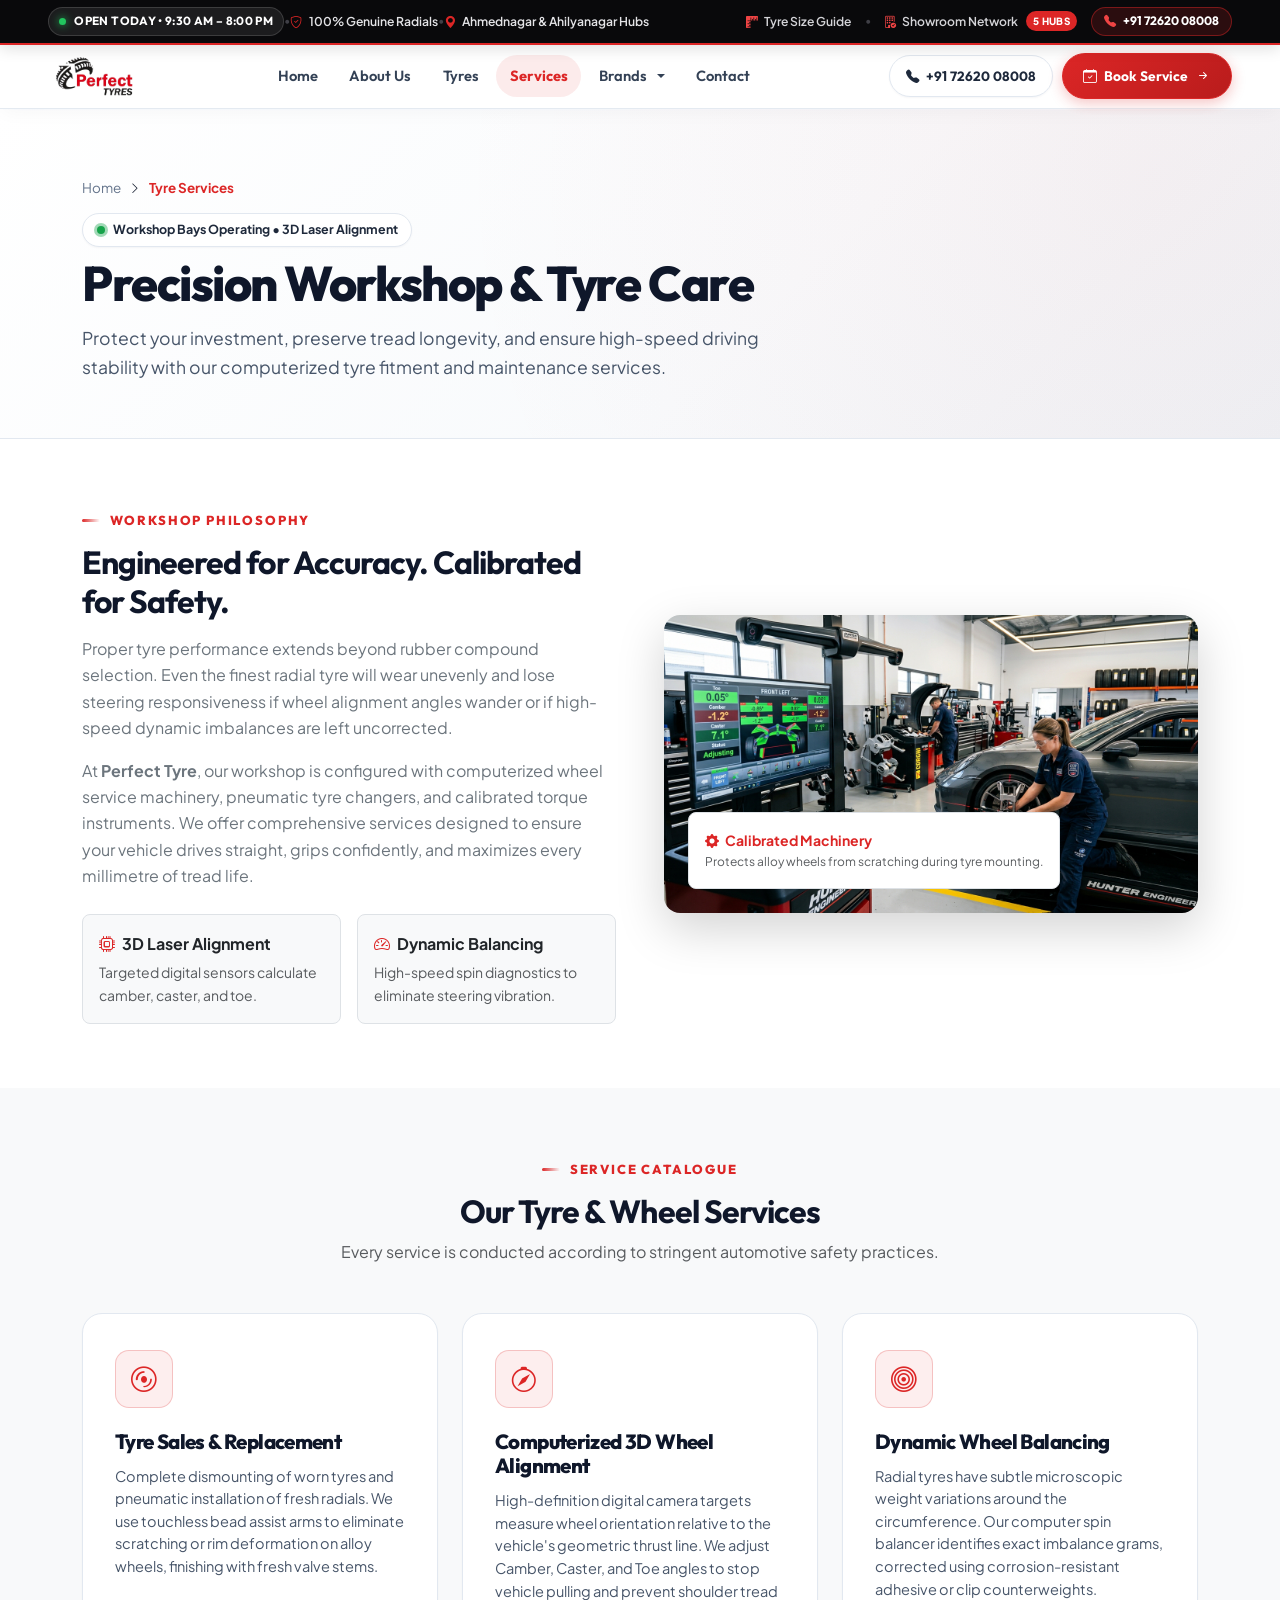
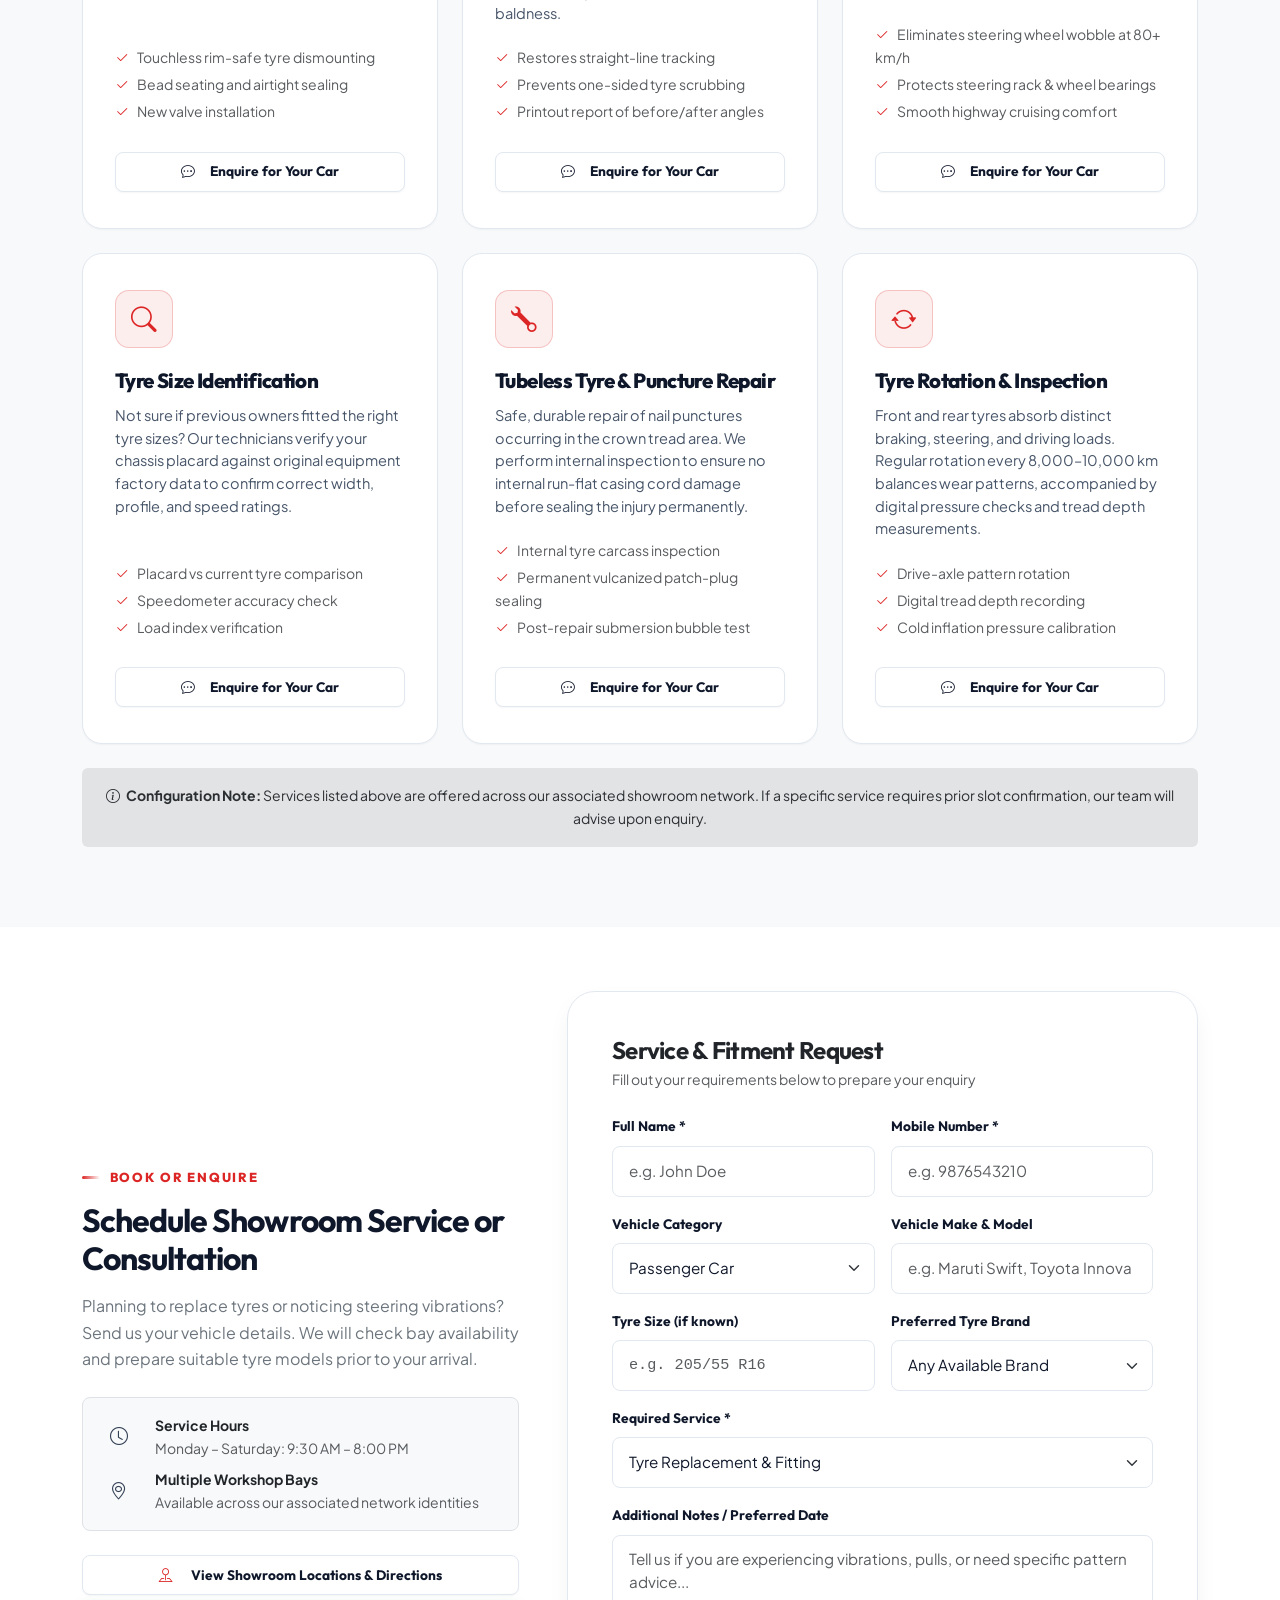
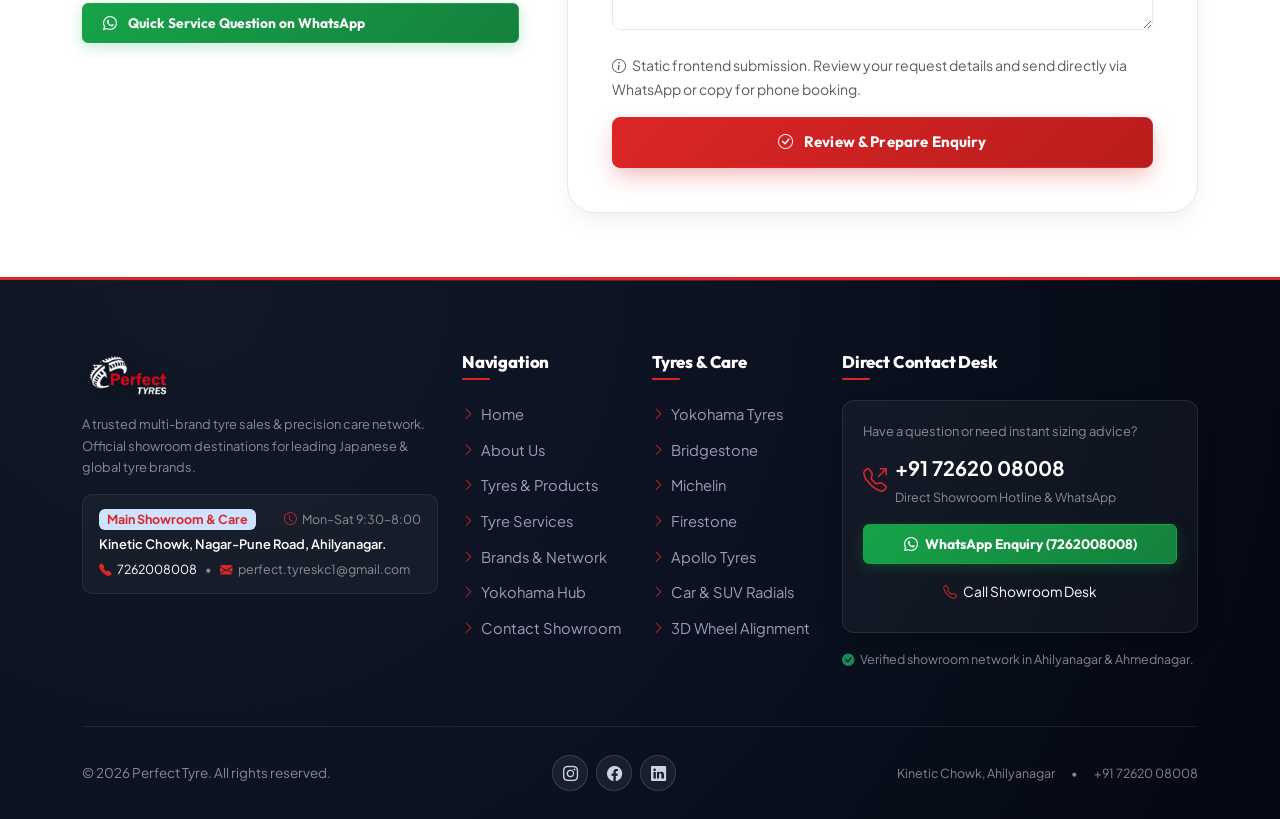
<file: services.html>
﻿<!DOCTYPE html>
<html lang="en">
<head>
  <meta charset="UTF-8">
  <meta name="viewport" content="width=device-width, initial-scale=1.0">
  <title>Tyre Services — Perfect Tyre | Laser Alignment, Balancing & Fitting</title>
  <meta name="description" content="Professional tyre sales, 3D laser wheel alignment, dynamic wheel balancing, tyre rotation, tubeless puncture repair, and safety inspections at Perfect Tyre.">
  <meta name="keywords" content="wheel alignment, wheel balancing, tyre replacement, tubeless tyre puncture, tyre rotation, tyre pressure, tyre fitting workshop">

  <!-- Open Graph -->
  <meta property="og:type" content="website">
  <meta property="og:title" content="Tyre Care & Services — Perfect Tyre Workshop">
  <meta property="og:description" content="State-of-the-art tyre fitment, 3D alignment, dynamic balancing, and condition inspection.">
  <meta property="og:image" content="assets/images/service-workshop.jpg">

  <!-- Google Fonts -->
  <link rel="preconnect" href="https://fonts.googleapis.com">
  <link rel="preconnect" href="https://fonts.gstatic.com" crossorigin>
  <link href="https://fonts.googleapis.com/css2?family=Outfit:wght@400;500;600;700;800;900&family=Plus+Jakarta+Sans:wght@400;500;600;700&family=JetBrains+Mono:wght@500;700&display=swap" rel="stylesheet">

  <!-- Favicon -->
  <link rel="icon" type="image/png" href="assets/images/logo.png">
  <!-- Bootstrap 5.3 CSS & Icons -->
  <link href="https://cdn.jsdelivr.net/npm/bootstrap@5.3.3/dist/css/bootstrap.min.css" rel="stylesheet" integrity="sha384-QWTKZyjpPEjISv5WaRU9OFeRpok6YctnYmDr5pNlyT2bRjXh0JMhjY6hW+ALEwIH" crossorigin="anonymous">
  <link rel="stylesheet" href="https://cdn.jsdelivr.net/npm/bootstrap-icons@1.11.3/font/bootstrap-icons.min.css">

  <!-- Master Custom CSS -->
  <link rel="stylesheet" href="assets/css/style.css">
</head>
<body>

    <!-- Top Bar (Unique High-Performance Contrast Ribbon) -->
  <div class="pt-topbar">
    <div class="container-fluid px-lg-4 px-xl-5">
      <div class="pt-topbar-inner">
        <!-- Left: Live Showroom Status & Operating Hours -->
        <div class="d-flex align-items-center gap-2.5">
          <span class="pt-topbar-status">
            <span class="pt-pulse-dot-green"></span> OPEN TODAY &bull; 9:30 AM &ndash; 8:00 PM
          </span>
          <span class="pt-topbar-sep d-none d-md-inline">&bull;</span>
          <span class="pt-topbar-info-item d-none d-md-inline-flex">
            <i class="bi bi-shield-check text-danger"></i> <span>100% Genuine Radials</span>
          </span>
          <span class="pt-topbar-sep d-none d-lg-inline">&bull;</span>
          <span class="pt-topbar-info-item d-none d-lg-inline-flex">
            <i class="bi bi-geo-alt-fill text-danger"></i> <span>Ahmednagar &amp; Ahilyanagar Hubs</span>
          </span>
        </div>

        <!-- Right: Utility Quick Links & Instant Hotline -->
        <div class="pt-topbar-actions">
          <a href="tyres.html#size-guide" class="pt-topbar-link d-none d-sm-inline-flex">
            <i class="bi bi-rulers"></i> <span>Tyre Size Guide</span>
          </a>
          <span class="pt-topbar-sep d-none d-sm-inline">&bull;</span>
          <a href="brands.html#network" class="pt-topbar-link d-none d-md-inline-flex">
            <i class="bi bi-building-check"></i> <span>Showroom Network</span>
            <span class="pt-topbar-badge-red">5 Hubs</span>
          </a>
          <a href="tel:+917262008008" class="pt-topbar-hotline">
            <i class="bi bi-telephone-fill"></i>
            <span>+91 72620 08008</span>
          </a>
        </div>
      </div>
    </div>
  </div>

  <!-- Header & Navigation -->
  <header class="pt-navbar">
    <div class="container-fluid px-lg-4 px-xl-5">
      <nav class="navbar navbar-expand-lg p-0">
        <!-- Logo -->
        <a class="pt-logo-brand" href="index.html" aria-label="Perfect Tyres Home">
          <img src="assets/images/logo.png" alt="Perfect Tyres" class="pt-logo-img">
        </a>

        <!-- Mobile Toggler -->
        <button class="navbar-toggler border-0 p-2" type="button" data-bs-toggle="collapse" data-bs-target="#ptNavbarNav" aria-controls="ptNavbarNav" aria-expanded="false" aria-label="Toggle navigation">
          <span class="navbar-toggler-icon"></span>
        </button>

        <!-- Navbar Links & Actions -->
        <div class="collapse navbar-collapse" id="ptNavbarNav">
          <ul class="navbar-nav mx-auto my-3 my-lg-0">
            <li class="nav-item">
              <a class="nav-link" href="index.html">Home</a>
            </li>
            <li class="nav-item">
              <a class="nav-link" href="about.html">About Us</a>
            </li>
            <li class="nav-item">
              <a class="nav-link" href="tyres.html">Tyres</a>
            </li>
            <li class="nav-item">
              <a class="nav-link active" href="services.html">Services</a>
            </li>
            <li class="nav-item dropdown">
              <a class="nav-link dropdown-toggle" href="brands.html" id="navbarDropdownBrands" role="button"
                data-bs-toggle="dropdown" aria-expanded="false">
                Brands
              </a>
              <ul class="dropdown-menu pt-dropdown-menu" aria-labelledby="navbarDropdownBrands">
                <li>
                  <a class="dropdown-item pt-dropdown-item d-flex align-items-center gap-2" href="yokohama.html">
                    <span class="pt-brand-dot pt-dot-yokohama"></span>
                    <span class="fw-semibold">Yokohama</span>
                  </a>
                </li>
                <li>
                  <a class="dropdown-item pt-dropdown-item d-flex align-items-center gap-2" href="bridgestone.html">
                    <span class="pt-brand-dot pt-dot-bridgestone"></span>
                    <span class="fw-semibold">Bridgestone</span>
                  </a>
                </li>
                <li>
                  <a class="dropdown-item pt-dropdown-item d-flex align-items-center gap-2" href="michelin.html">
                    <span class="pt-brand-dot pt-dot-michelin"></span>
                    <span class="fw-semibold">Michelin</span>
                  </a>
                </li>
                <li>
                  <a class="dropdown-item pt-dropdown-item d-flex align-items-center gap-2" href="firestone.html">
                    <span class="pt-brand-dot pt-dot-firestone"></span>
                    <span class="fw-semibold">Firestone</span>
                  </a>
                </li>
                <li>
                  <a class="dropdown-item pt-dropdown-item d-flex align-items-center gap-2" href="apollo.html">
                    <span class="pt-brand-dot pt-dot-apollo"></span>
                    <span class="fw-semibold">Apollo Tyres</span>
                  </a>
                </li>
                <li><hr class="dropdown-divider my-1"></li>
                <li>
                  <a class="dropdown-item pt-dropdown-item pt-dropdown-footer d-flex align-items-center justify-content-between" href="brands.html">
                    <span class="fw-bold text-dark">All Brands & 5 Hubs</span>
                    <i class="bi bi-arrow-right text-danger"></i>
                  </a>
                </li>
              </ul>
            </li>
            <li class="nav-item">
              <a class="nav-link" href="contact.html">Contact</a>
            </li>
          </ul>

          <!-- Action Cluster: Call Button + Explore Tyres CTA (Never Wraps) -->
          <div class="pt-header-actions mt-3 mt-lg-0">
            <a href="tel:+917262008008" class="pt-nav-call-btn pt-header-phone-btn">
              <i class="bi bi-telephone-fill text-primary"></i>
              <span>+91 72620 08008</span>
            </a>
            <a href="#service-enquiry" class="pt-nav-cta-btn">
              <i class="bi bi-calendar-check"></i>
              <span>Book Service</span>
              <i class="bi bi-arrow-right-short fs-6"></i>
            </a>
          </div>
        </div>
      </nav>
    </div>
  </header>

  <main>
    <!-- Page Hero Banner -->
    <section class="pt-page-hero">
      <div class="pt-page-hero-overlay"></div>
      <div class="container position-relative z-2">
        <nav aria-label="breadcrumb">
          <div class="pt-breadcrumb">
            <a href="index.html">Home</a>
            <i class="bi bi-chevron-right text-muted-dark small"></i>
            <span>Tyre Services</span>
          </div>
        </nav>
        <div class="mb-2">
          <span class="pt-pulse-badge">
            <span class="pt-pulse-dot"></span> Workshop Bays Operating &bull; 3D Laser Alignment
          </span>
        </div>
        <h1 class="pt-page-hero-title">Precision Workshop & Tyre Care</h1>
        <p class="pt-page-hero-lead">
          Protect your investment, preserve tread longevity, and ensure high-speed driving stability with our computerized tyre fitment and maintenance services.
        </p>
      </div>
    </section>

    <!-- Services Overview Lead Section -->
    <section class="py-5 bg-white">
      <div class="container py-3">
        <div class="row align-items-center g-5">
          <div class="col-lg-6">
            <span class="pt-eyebrow">WORKSHOP PHILOSOPHY</span>
            <h2 class="pt-display mb-3">Engineered for Accuracy. Calibrated for Safety.</h2>
            <p class="text-secondary">
              Proper tyre performance extends beyond rubber compound selection. Even the finest radial tyre will wear unevenly and lose steering responsiveness if wheel alignment angles wander or if high-speed dynamic imbalances are left uncorrected.
            </p>
            <p class="text-secondary mb-4">
              At <strong>Perfect Tyre</strong>, our workshop is configured with computerized wheel service machinery, pneumatic tyre changers, and calibrated torque instruments. We offer comprehensive services designed to ensure your vehicle drives straight, grips confidently, and maximizes every millimetre of tread life.
            </p>

            <div class="row g-3">
              <div class="col-sm-6">
                <div class="p-3 bg-light rounded-3 border">
                  <div class="fw-bold text-dark mb-1"><i class="bi bi-cpu text-primary me-1"></i> 3D Laser Alignment</div>
                  <div class="text-muted small">Targeted digital sensors calculate camber, caster, and toe.</div>
                </div>
              </div>
              <div class="col-sm-6">
                <div class="p-3 bg-light rounded-3 border">
                  <div class="fw-bold text-dark mb-1"><i class="bi bi-speedometer2 text-primary me-1"></i> Dynamic Balancing</div>
                  <div class="text-muted small">High-speed spin diagnostics to eliminate steering vibration.</div>
                </div>
              </div>
            </div>
          </div>

          <div class="col-lg-6">
            <div class="position-relative">
              <img src="assets/images/service-workshop.jpg" alt="Computerized 3D wheel alignment equipment and technician" class="rounded-4 shadow-lg w-100" loading="lazy">
              <div class="p-3 bg-white text-dark rounded-3 position-absolute bottom-0 start-0 m-4 shadow-md border d-none d-sm-block">
                <div class="fw-bold small text-primary"><i class="bi bi-gear-fill me-1"></i> Calibrated Machinery</div>
                <div class="text-muted" style="font-size:0.75rem;">Protects alloy wheels from scratching during tyre mounting.</div>
              </div>
            </div>
          </div>
        </div>
      </div>
    </section>

    <!-- All Detailed Service Cards -->
    <section class="py-5 bg-light" id="service-list">
      <div class="container py-3">
        <div class="text-center max-w-700 mx-auto mb-5">
          <span class="pt-eyebrow">SERVICE CATALOGUE</span>
          <h2 class="pt-display mb-2">Our Tyre & Wheel Services</h2>
          <p class="text-muted">
            Every service is conducted according to stringent automotive safety practices.
          </p>
        </div>

        <div class="row g-4">
          <!-- 1. Tyre Sales & Replacement -->
          <div class="col-md-6 col-lg-4" id="service-sales">
            <div class="pt-service-card">
              <div class="pt-service-icon">
                <i class="bi bi-disc"></i>
              </div>
              <h3 class="pt-service-title">Tyre Sales & Replacement</h3>
              <p class="pt-service-text">
                Complete dismounting of worn tyres and pneumatic installation of fresh radials. We use touchless bead assist arms to eliminate scratching or rim deformation on alloy wheels, finishing with fresh valve stems.
              </p>
              <ul class="list-unstyled small text-muted mb-4">
                <li class="mb-1"><i class="bi bi-check2 text-primary me-2"></i>Touchless rim-safe tyre dismounting</li>
                <li class="mb-1"><i class="bi bi-check2 text-primary me-2"></i>Bead seating and airtight sealing</li>
                <li class="mb-1"><i class="bi bi-check2 text-primary me-2"></i>New valve installation</li>
              </ul>
              <button type="button" class="btn btn-pt-outline-dark btn-pt-sm w-100 mt-auto js-whatsapp-enquire" data-service="Tyre Replacement">
                <i class="bi bi-chat-dots me-1"></i> Enquire for Your Car
              </button>
            </div>
          </div>

          <!-- 2. Wheel Alignment -->
          <div class="col-md-6 col-lg-4" id="service-alignment">
            <div class="pt-service-card">
              <div class="pt-service-icon">
                <i class="bi bi-compass"></i>
              </div>
              <h3 class="pt-service-title">Computerized 3D Wheel Alignment</h3>
              <p class="pt-service-text">
                High-definition digital camera targets measure wheel orientation relative to the vehicle's geometric thrust line. We adjust Camber, Caster, and Toe angles to stop vehicle pulling and prevent shoulder tread baldness.
              </p>
              <ul class="list-unstyled small text-muted mb-4">
                <li class="mb-1"><i class="bi bi-check2 text-primary me-2"></i>Restores straight-line tracking</li>
                <li class="mb-1"><i class="bi bi-check2 text-primary me-2"></i>Prevents one-sided tyre scrubbing</li>
                <li class="mb-1"><i class="bi bi-check2 text-primary me-2"></i>Printout report of before/after angles</li>
              </ul>
              <button type="button" class="btn btn-pt-outline-dark btn-pt-sm w-100 mt-auto js-whatsapp-enquire" data-service="Wheel Alignment">
                <i class="bi bi-chat-dots me-1"></i> Enquire for Your Car
              </button>
            </div>
          </div>

          <!-- 3. Dynamic Wheel Balancing -->
          <div class="col-md-6 col-lg-4" id="service-balancing">
            <div class="pt-service-card">
              <div class="pt-service-icon">
                <i class="bi bi-bullseye"></i>
              </div>
              <h3 class="pt-service-title">Dynamic Wheel Balancing</h3>
              <p class="pt-service-text">
                Radial tyres have subtle microscopic weight variations around the circumference. Our computer spin balancer identifies exact imbalance grams, corrected using corrosion-resistant adhesive or clip counterweights.
              </p>
              <ul class="list-unstyled small text-muted mb-4">
                <li class="mb-1"><i class="bi bi-check2 text-primary me-2"></i>Eliminates steering wheel wobble at 80+ km/h</li>
                <li class="mb-1"><i class="bi bi-check2 text-primary me-2"></i>Protects steering rack & wheel bearings</li>
                <li class="mb-1"><i class="bi bi-check2 text-primary me-2"></i>Smooth highway cruising comfort</li>
              </ul>
              <button type="button" class="btn btn-pt-outline-dark btn-pt-sm w-100 mt-auto js-whatsapp-enquire" data-service="Wheel Balancing">
                <i class="bi bi-chat-dots me-1"></i> Enquire for Your Car
              </button>
            </div>
          </div>

          <!-- 4. Tyre Size Identification -->
          <div class="col-md-6 col-lg-4" id="service-identification">
            <div class="pt-service-card">
              <div class="pt-service-icon">
                <i class="bi bi-search"></i>
              </div>
              <h3 class="pt-service-title">Tyre Size Identification</h3>
              <p class="pt-service-text">
                Not sure if previous owners fitted the right tyre sizes? Our technicians verify your chassis placard against original equipment factory data to confirm correct width, profile, and speed ratings.
              </p>
              <ul class="list-unstyled small text-muted mb-4">
                <li class="mb-1"><i class="bi bi-check2 text-primary me-2"></i>Placard vs current tyre comparison</li>
                <li class="mb-1"><i class="bi bi-check2 text-primary me-2"></i>Speedometer accuracy check</li>
                <li class="mb-1"><i class="bi bi-check2 text-primary me-2"></i>Load index verification</li>
              </ul>
              <button type="button" class="btn btn-pt-outline-dark btn-pt-sm w-100 mt-auto js-whatsapp-enquire" data-service="Tyre Size Identification">
                <i class="bi bi-chat-dots me-1"></i> Enquire for Your Car
              </button>
            </div>
          </div>

          <!-- 5. Tubeless Tyre Repair -->
          <div class="col-md-6 col-lg-4" id="service-repair">
            <div class="pt-service-card">
              <div class="pt-service-icon">
                <i class="bi bi-wrench"></i>
              </div>
              <h3 class="pt-service-title">Tubeless Tyre & Puncture Repair</h3>
              <p class="pt-service-text">
                Safe, durable repair of nail punctures occurring in the crown tread area. We perform internal inspection to ensure no internal run-flat casing cord damage before sealing the injury permanently.
              </p>
              <ul class="list-unstyled small text-muted mb-4">
                <li class="mb-1"><i class="bi bi-check2 text-primary me-2"></i>Internal tyre carcass inspection</li>
                <li class="mb-1"><i class="bi bi-check2 text-primary me-2"></i>Permanent vulcanized patch-plug sealing</li>
                <li class="mb-1"><i class="bi bi-check2 text-primary me-2"></i>Post-repair submersion bubble test</li>
              </ul>
              <button type="button" class="btn btn-pt-outline-dark btn-pt-sm w-100 mt-auto js-whatsapp-enquire" data-service="Puncture Repair">
                <i class="bi bi-chat-dots me-1"></i> Enquire for Your Car
              </button>
            </div>
          </div>

          <!-- 6. Tyre Rotation & Pressure Care -->
          <div class="col-md-6 col-lg-4" id="service-rotation">
            <div class="pt-service-card">
              <div class="pt-service-icon">
                <i class="bi bi-arrow-repeat"></i>
              </div>
              <h3 class="pt-service-title">Tyre Rotation & Inspection</h3>
              <p class="pt-service-text">
                Front and rear tyres absorb distinct braking, steering, and driving loads. Regular rotation every 8,000–10,000 km balances wear patterns, accompanied by digital pressure checks and tread depth measurements.
              </p>
              <ul class="list-unstyled small text-muted mb-4">
                <li class="mb-1"><i class="bi bi-check2 text-primary me-2"></i>Drive-axle pattern rotation</li>
                <li class="mb-1"><i class="bi bi-check2 text-primary me-2"></i>Digital tread depth recording</li>
                <li class="mb-1"><i class="bi bi-check2 text-primary me-2"></i>Cold inflation pressure calibration</li>
              </ul>
              <button type="button" class="btn btn-pt-outline-dark btn-pt-sm w-100 mt-auto js-whatsapp-enquire" data-service="Tyre Rotation & Inspection">
                <i class="bi bi-chat-dots me-1"></i> Enquire for Your Car
              </button>
            </div>
          </div>
        </div>

        <div class="alert alert-secondary border-0 mt-4 small text-center">
          <i class="bi bi-info-circle me-1"></i> <strong>Configuration Note:</strong> Services listed above are offered across our associated showroom network. If a specific service requires prior slot confirmation, our team will advise upon enquiry.
        </div>
      </div>
    </section>

    <!-- SECTION 3: Service Enquiry Form & Contact Options -->
    <section class="py-5 bg-white" id="service-enquiry">
      <div class="container py-3">
        <div class="row g-5 align-items-center justify-content-center">
          <div class="col-lg-5">
            <span class="pt-eyebrow">BOOK OR ENQUIRE</span>
            <h2 class="pt-display mb-3">Schedule Showroom Service or Consultation</h2>
            <p class="text-secondary mb-4">
              Planning to replace tyres or noticing steering vibrations? Send us your vehicle details. We will check bay availability and prepare suitable tyre models prior to your arrival.
            </p>

            <div class="p-3 bg-light rounded-3 border mb-4">
              <div class="d-flex align-items-center gap-3 mb-2">
                <div class="pt-trust-icon m-0" style="width:40px; height:40px; font-size:1.1rem;">
                  <i class="bi bi-clock"></i>
                </div>
                <div>
                  <div class="fw-bold small text-dark">Service Hours</div>
                  <div class="text-muted small">Monday – Saturday: 9:30 AM – 8:00 PM</div>
                </div>
              </div>
              <div class="d-flex align-items-center gap-3">
                <div class="pt-trust-icon m-0" style="width:40px; height:40px; font-size:1.1rem;">
                  <i class="bi bi-geo-alt"></i>
                </div>
                <div>
                  <div class="fw-bold small text-dark">Multiple Workshop Bays</div>
                  <div class="text-muted small">Available across our associated network identities</div>
                </div>
              </div>
            </div>

            <div class="d-flex flex-column gap-2">
              <a href="contact.html" class="btn btn-pt-outline-dark btn-pt-sm text-start">
                <i class="bi bi-pin-map text-primary me-2"></i> View Showroom Locations & Directions
              </a>
              <button type="button" class="btn btn-pt-whatsapp btn-pt-sm text-start js-whatsapp-enquire" data-service="General Service Consultation">
                <i class="bi bi-whatsapp me-2"></i> Quick Service Question on WhatsApp
              </button>
            </div>
          </div>

          <!-- Service Enquiry Form -->
          <div class="col-lg-7">
            <div class="pt-form-card">
              <h3 class="h4 fw-bold text-dark mb-1">Service & Fitment Request</h3>
              <p class="text-muted small mb-4">Fill out your requirements below to prepare your enquiry</p>

              <form id="ptEnquiryForm" novalidate>
                <div class="row g-3">
                  <div class="col-md-6">
                    <label for="ptCustName" class="pt-form-label">Full Name *</label>
                    <input type="text" class="form-control" id="ptCustName" placeholder="e.g. John Doe" required>
                    <div class="invalid-feedback">Please provide your name.</div>
                  </div>

                  <div class="col-md-6">
                    <label for="ptCustPhone" class="pt-form-label">Mobile Number *</label>
                    <input type="tel" class="form-control" id="ptCustPhone" placeholder="e.g. 9876543210" required>
                    <div class="invalid-feedback">Please provide your mobile number.</div>
                  </div>

                  <div class="col-md-6">
                    <label for="ptCustCategory" class="pt-form-label">Vehicle Category</label>
                    <select class="form-select" id="ptCustCategory">
                      <option value="Passenger Car" selected>Passenger Car</option>
                      <option value="SUV / MUV">SUV / MUV</option>
                      <option value="Two-Wheeler">Two-Wheeler</option>
                      <option value="Commercial Vehicle">Commercial Vehicle</option>
                      <option value="Tractor / Agricultural">Tractor / Agricultural</option>
                    </select>
                  </div>

                  <div class="col-md-6">
                    <label for="ptCustVehicle" class="pt-form-label">Vehicle Make & Model</label>
                    <input type="text" class="form-control" id="ptCustVehicle" placeholder="e.g. Maruti Swift, Toyota Innova">
                  </div>

                  <div class="col-md-6">
                    <label for="ptCustSize" class="pt-form-label">Tyre Size (if known)</label>
                    <input type="text" class="form-control font-monospace" id="ptCustSize" placeholder="e.g. 205/55 R16">
                  </div>

                  <div class="col-md-6">
                    <label for="ptCustBrand" class="pt-form-label">Preferred Tyre Brand</label>
                    <select class="form-select" id="ptCustBrand">
                      <option value="Any Available Brand" selected>Any Available Brand</option>
                      <option value="Bridgestone">Bridgestone</option>
                      <option value="Yokohama">Yokohama</option>
                      <option value="Need Guidance">Need Recommendation</option>
                    </select>
                  </div>

                  <div class="col-12">
                    <label for="ptCustService" class="pt-form-label">Required Service *</label>
                    <select class="form-select" id="ptCustService" required>
                      <option value="Tyre Replacement & Fitting" selected>Tyre Replacement & Fitting</option>
                      <option value="3D Wheel Alignment">3D Wheel Alignment</option>
                      <option value="Dynamic Wheel Balancing">Dynamic Wheel Balancing</option>
                      <option value="Tyre Rotation & Inspection">Tyre Rotation & Inspection</option>
                      <option value="Puncture Repair">Tubeless Puncture Repair</option>
                      <option value="General Consultation">General Fitment Consultation</option>
                    </select>
                  </div>

                  <div class="col-12">
                    <label for="ptCustMsg" class="pt-form-label">Additional Notes / Preferred Date</label>
                    <textarea class="form-control" id="ptCustMsg" rows="3" placeholder="Tell us if you are experiencing vibrations, pulls, or need specific pattern advice..."></textarea>
                  </div>

                  <div class="col-12 mt-4">
                    <div class="small text-muted mb-3">
                      <i class="bi bi-info-circle me-1"></i> Static frontend submission. Review your request details and send directly via WhatsApp or copy for phone booking.
                    </div>
                    <button type="submit" class="btn btn-pt-primary w-100">
                      <i class="bi bi-check-circle"></i> Review & Prepare Enquiry
                    </button>
                  </div>
                </div>
              </form>
            </div>
          </div>
        </div>
      </div>
    </section>
  </main>

  <!-- Footer -->
  <footer class="pt-footer">
    <div class="container">
      <!-- Main Footer Grid -->
      <div class="row g-4 justify-content-between">
        <!-- Col 1: Brand Info & Showroom Hub -->
        <div class="col-lg-4 col-md-6">
          <a class="pt-logo-brand mb-3" href="index.html" aria-label="Perfect Tyres Home">
            <img src="assets/images/logo-light.png" alt="Perfect Tyres" class="pt-footer-logo-img">
          </a>
          <p class="text-white-50 small mb-3">
            A trusted multi-brand tyre sales &amp; precision care network. Official showroom destinations for leading Japanese &amp; global tyre brands.
          </p>

          <!-- Branch: Ahilyanagar -->
          <div class="pt-footer-branch-card">
            <div class="d-flex align-items-center justify-content-between mb-1">
              <span class="badge bg-primary-subtle text-primary fw-bold xs-small">Main Showroom &amp; Care</span>
              <span class="xs-small text-white-50"><i class="bi bi-clock me-1 text-primary"></i> Mon&ndash;Sat 9:30&ndash;8:00</span>
            </div>
            <div class="text-white fw-semibold small mb-1">Kinetic Chowk, Nagar-Pune Road, Ahilyanagar.</div>
            <div class="d-flex flex-wrap gap-2 xs-small text-white-50">
              <a href="tel:+917262008008" class="text-white text-decoration-none"><i class="bi bi-telephone-fill text-danger me-1"></i> 7262008008</a>
              <span>&bull;</span>
              <a href="mailto:perfect.tyreskc1@gmail.com" class="text-white-50 text-decoration-none"><i class="bi bi-envelope-fill text-danger me-1"></i> perfect.tyreskc1@gmail.com</a>
            </div>
          </div>
        </div>

        <!-- Col 2: Navigation -->
        <div class="col-lg-2 col-md-3 col-6">
          <h5>Navigation</h5>
          <ul class="pt-footer-links">
            <li><a href="index.html"><i class="bi bi-chevron-right text-danger small"></i> Home</a></li>
            <li><a href="about.html"><i class="bi bi-chevron-right text-danger small"></i> About Us</a></li>
            <li><a href="tyres.html"><i class="bi bi-chevron-right text-danger small"></i> Tyres &amp; Products</a></li>
            <li><a href="services.html"><i class="bi bi-chevron-right text-danger small"></i> Tyre Services</a></li>
            <li><a href="brands.html"><i class="bi bi-chevron-right text-danger small"></i> Brands &amp; Network</a></li>
            <li><a href="yokohama.html"><i class="bi bi-chevron-right text-danger small"></i> Yokohama Hub</a></li>
            <li><a href="contact.html"><i class="bi bi-chevron-right text-danger small"></i> Contact Showroom</a></li>
          </ul>
        </div>

        <!-- Col 3: Categories & Brands -->
        <div class="col-lg-2 col-md-3 col-6">
          <h5>Tyres &amp; Care</h5>
          <ul class="pt-footer-links">
            <li><a href="yokohama.html"><i class="bi bi-chevron-right text-danger small"></i> Yokohama Tyres</a></li>
            <li><a href="bridgestone.html"><i class="bi bi-chevron-right text-danger small"></i> Bridgestone</a></li>
            <li><a href="michelin.html"><i class="bi bi-chevron-right text-danger small"></i> Michelin</a></li>
            <li><a href="firestone.html"><i class="bi bi-chevron-right text-danger small"></i> Firestone</a></li>
            <li><a href="apollo.html"><i class="bi bi-chevron-right text-danger small"></i> Apollo Tyres</a></li>
            <li><a href="tyres.html?cat=car"><i class="bi bi-chevron-right text-danger small"></i> Car &amp; SUV Radials</a></li>
            <li><a href="services.html"><i class="bi bi-chevron-right text-danger small"></i> 3D Wheel Alignment</a></li>
          </ul>
        </div>

        <!-- Col 4: Direct Help Desk & Fast Contact -->
        <div class="col-lg-4 col-md-6">
          <h5>Direct Contact Desk</h5>
          <div class="pt-footer-desk-card">
            <div class="text-white-50 small mb-2">Have a question or need instant sizing advice?</div>
            <div class="d-flex align-items-center gap-2 mb-3">
              <i class="bi bi-telephone-outbound text-danger fs-4"></i>
              <div>
                <a href="tel:+917262008008" class="fs-5 fw-bold text-white text-decoration-none d-block">+91 72620 08008</a>
                <span class="text-white-50 xs-small">Direct Showroom Hotline &amp; WhatsApp</span>
              </div>
            </div>
            <div class="d-grid gap-2">
              <button type="button" class="btn btn-pt-whatsapp btn-pt-sm w-100 js-whatsapp-enquire" data-category="General Tyre Enquiry" data-service="Showroom Assistance">
                <i class="bi bi-whatsapp me-1"></i> WhatsApp Enquiry (7262008008)
              </button>
              <a href="tel:+917262008008" class="btn btn-pt-outline btn-pt-sm text-white w-100">
                <i class="bi bi-telephone me-1 text-danger"></i> Call Showroom Desk
              </a>
            </div>
          </div>
          <div class="mt-3 text-white-50 xs-small">
            <i class="bi bi-check-circle-fill text-success me-1"></i> Verified showroom network in Ahilyanagar &amp; Ahmednagar.
          </div>
        </div>
      </div>

      <!-- Footer Bottom -->
      <div class="pt-footer-bottom d-flex flex-column flex-md-row justify-content-between align-items-center gap-3">
        <p class="mb-0 text-white-50">
          &copy; 2026 Perfect Tyre. All rights reserved.
        </p>
        <div class="pt-footer-socials d-flex align-items-center gap-2">
          <a href="https://www.instagram.com/" target="_blank" rel="noopener noreferrer" class="pt-social-btn pt-social-instagram" aria-label="Instagram">
            <i class="bi bi-instagram"></i>
          </a>
          <a href="https://www.facebook.com/" target="_blank" rel="noopener noreferrer" class="pt-social-btn pt-social-facebook" aria-label="Facebook">
            <i class="bi bi-facebook"></i>
          </a>
          <a href="https://www.linkedin.com/" target="_blank" rel="noopener noreferrer" class="pt-social-btn pt-social-linkedin" aria-label="LinkedIn">
            <i class="bi bi-linkedin"></i>
          </a>
        </div>
        <div class="d-flex flex-wrap gap-3 text-white-50 xs-small">
          <span>Kinetic Chowk, Ahilyanagar</span>
          <span>&bull;</span>
          <a href="tel:+917262008008" class="text-white-50 text-decoration-none">+91 72620 08008</a>
        </div>
      </div>
    </div>
  </footer>

  <!-- Floating Quick Action Bar -->
  <div class="pt-floating-quick-bar" aria-label="Quick contact actions">
    <a href="tel:+917262008008" class="pt-floating-pill-btn btn-pt-outline-dark pt-header-phone-btn">
      <i class="bi bi-telephone-fill text-primary"></i> Call 7262008008
    </a>
    <button type="button" class="pt-floating-pill-btn btn-pt-whatsapp js-whatsapp-enquire" data-category="Quick Service Enquiry" data-service="Showroom Assistance">
      <i class="bi bi-whatsapp"></i> <span class="pt-floating-btn-text">WhatsApp Chat</span>
    </button>
  </div>

  <!-- Back to Top Button -->
  <button type="button" class="pt-back-to-top" aria-label="Back to Top">
    <i class="bi bi-chevron-up"></i>
  </button>

  <!-- Bootstrap 5.3 Bundle JS -->
  <script src="https://cdn.jsdelivr.net/npm/bootstrap@5.3.3/dist/js/bootstrap.bundle.min.js" integrity="sha384-YvpcrYf0tY3lHB60NNkmXc5s9fDVZLESaAA55NDzOxhy9GkcIdslK1eN7N6jIeHz" crossorigin="anonymous"></script>
  <script src="assets/js/main.js"></script>
</body>
</html>
</file>
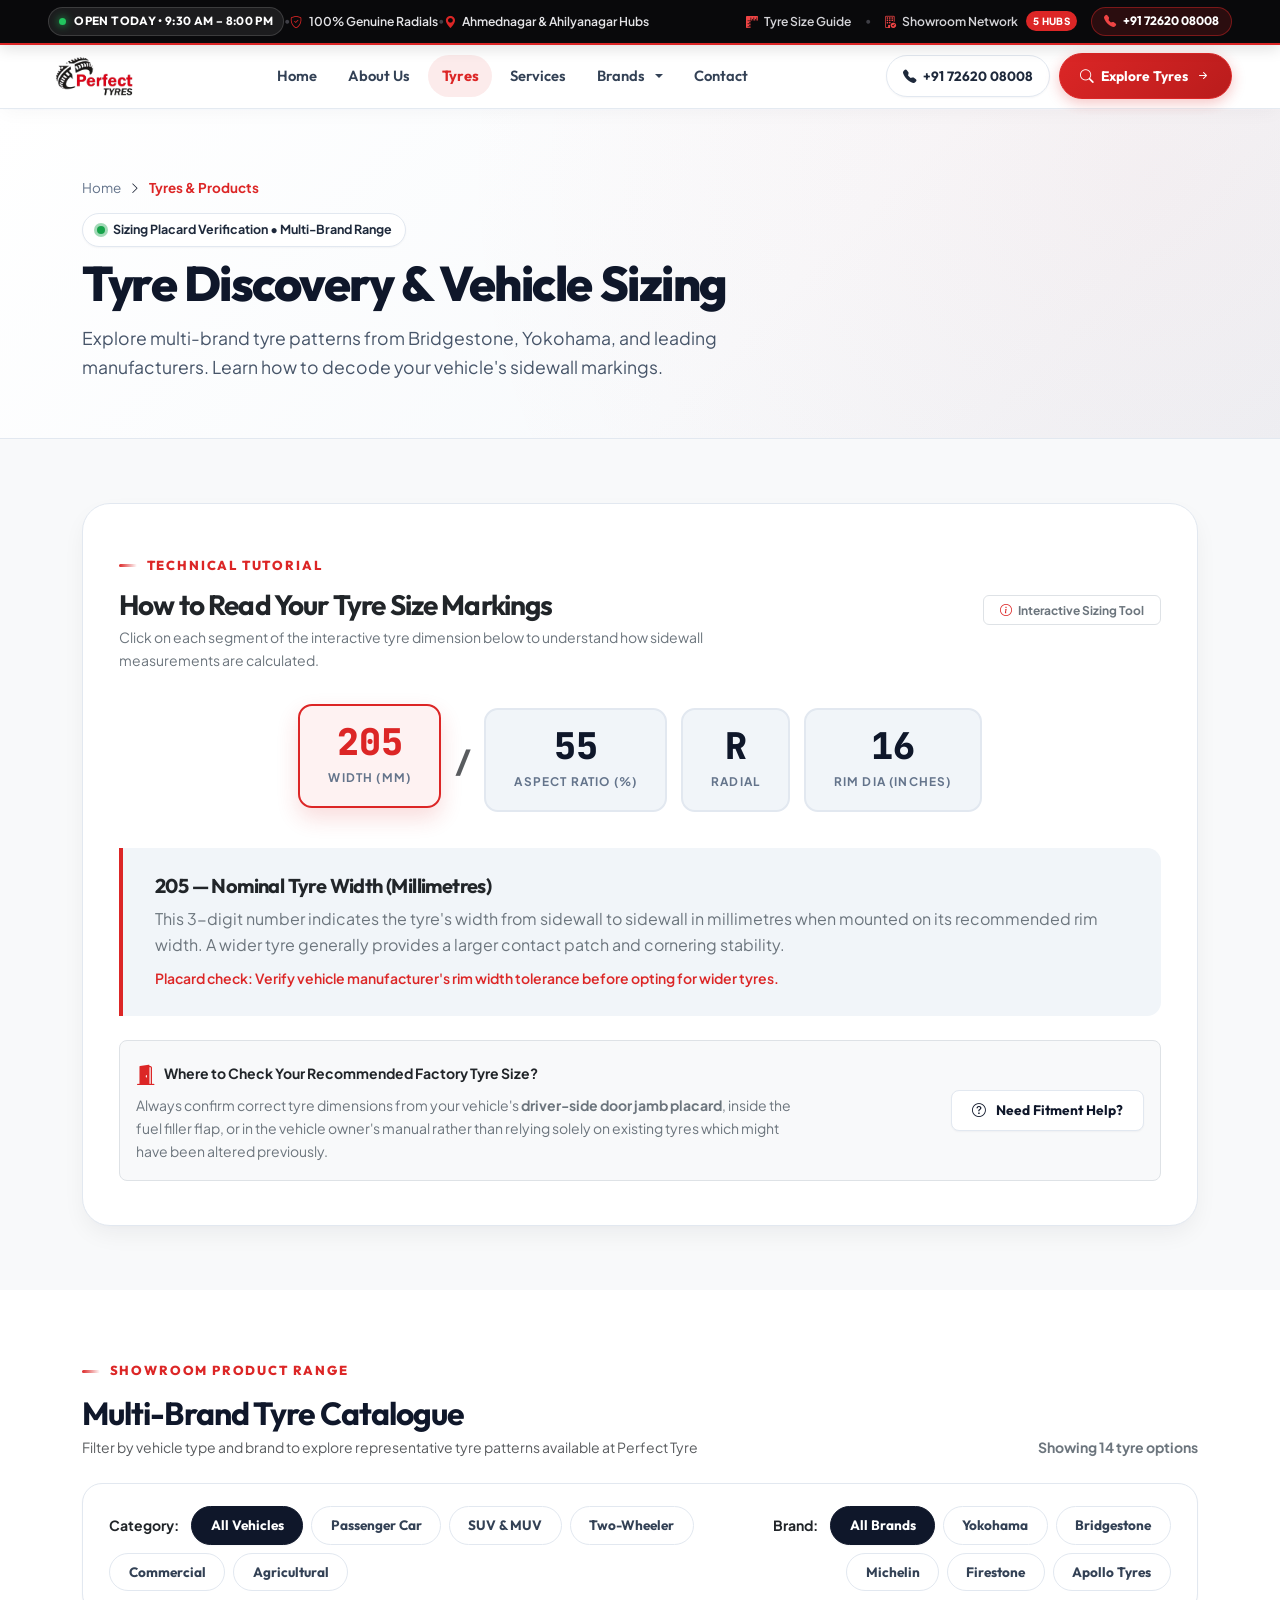
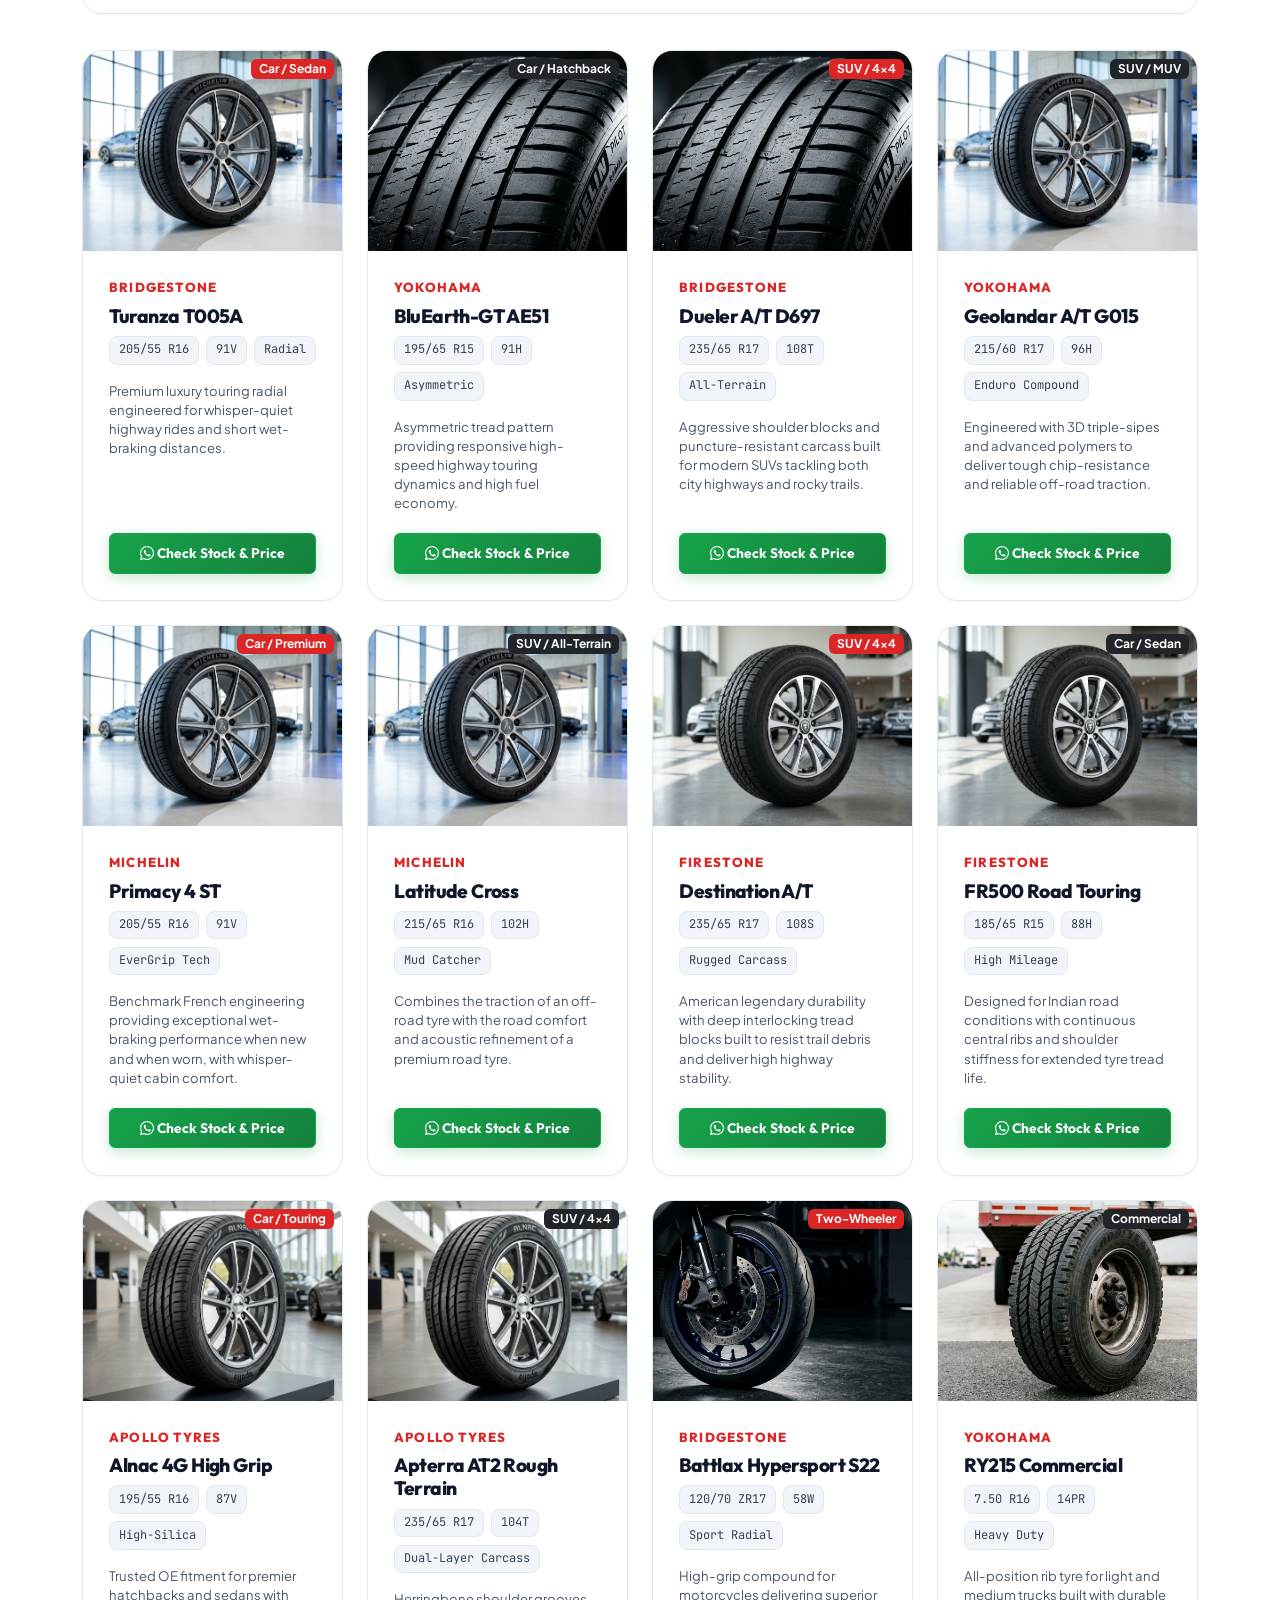
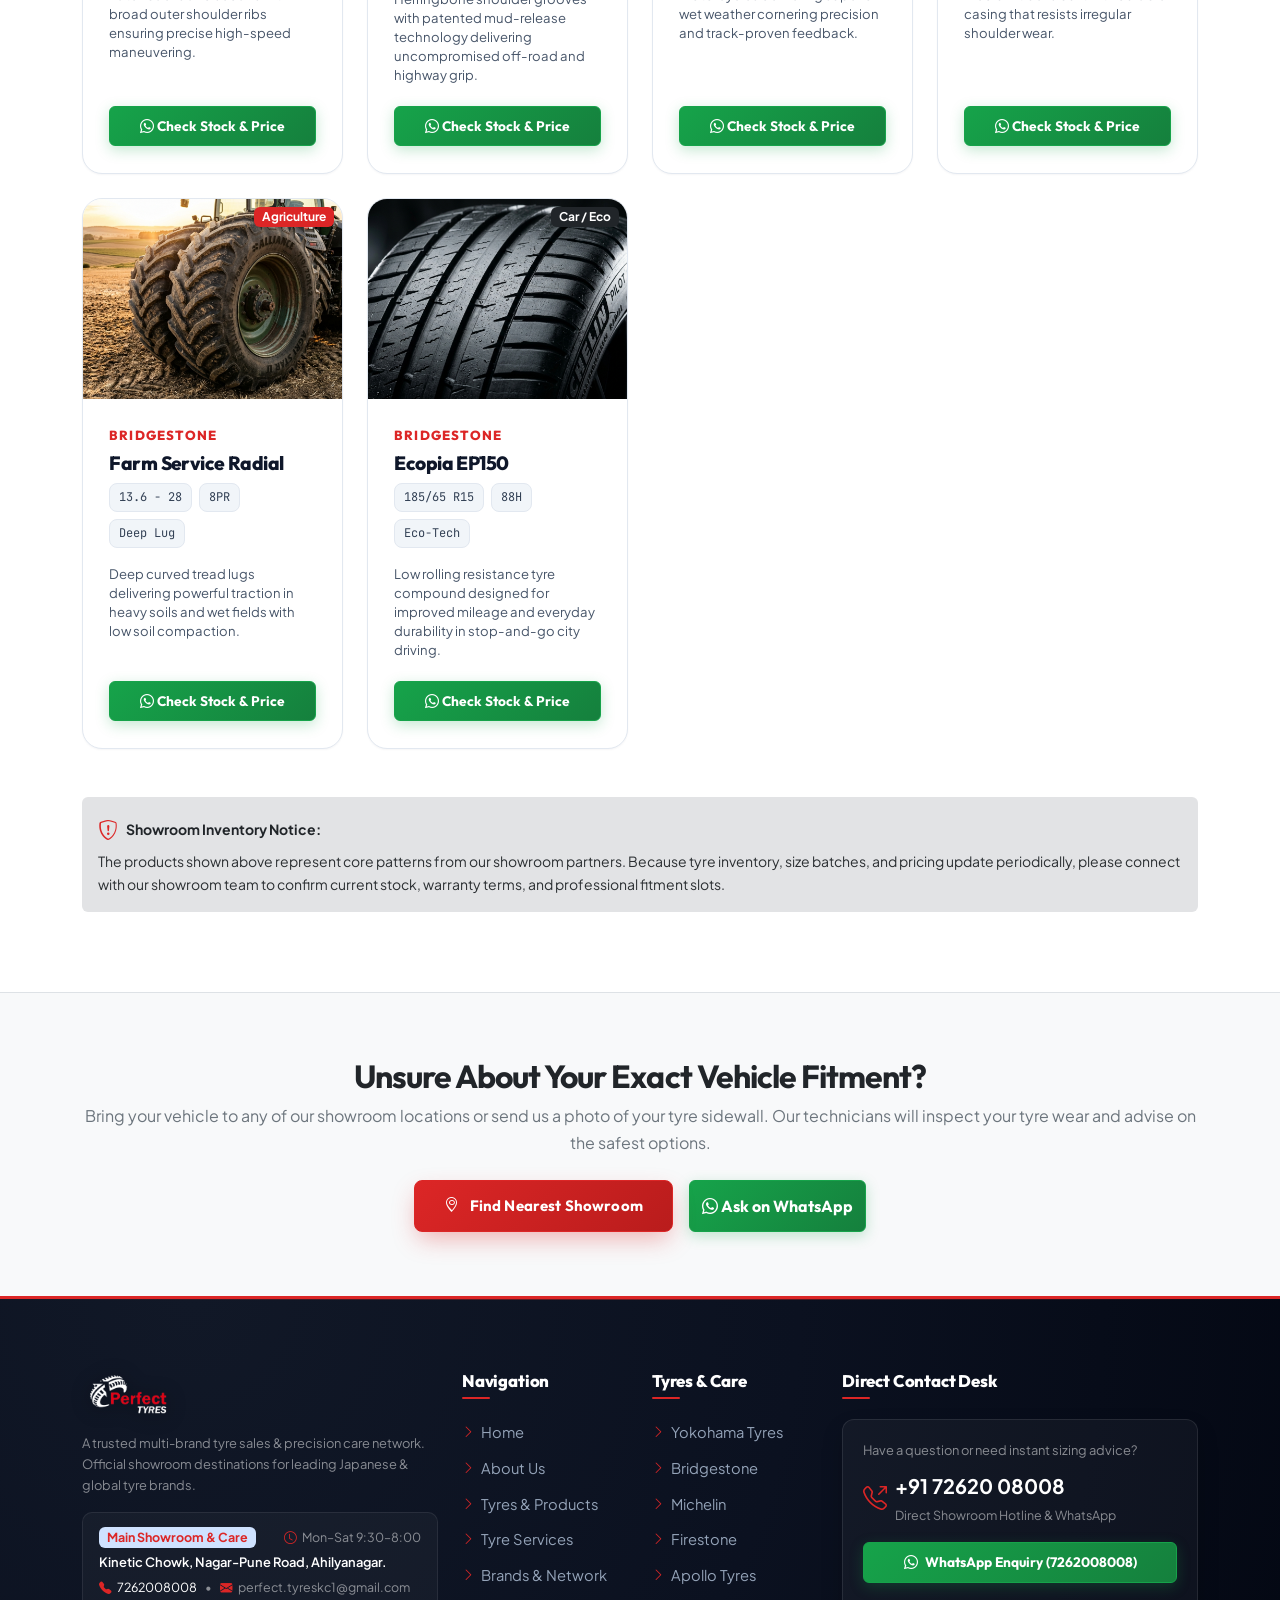
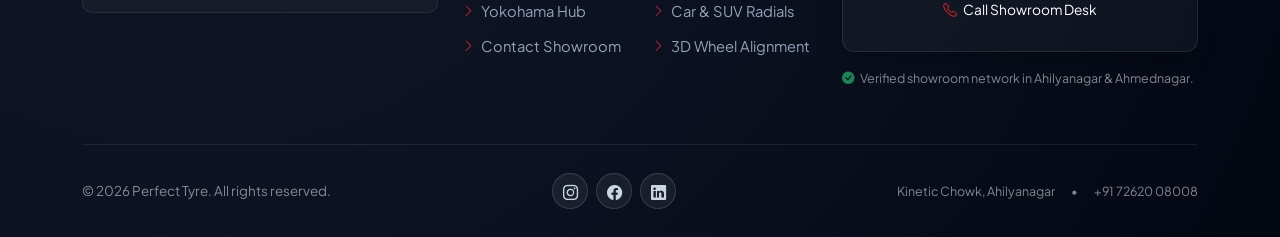
<file: tyres.html>
﻿<!DOCTYPE html>
<html lang="en">
<head>
  <meta charset="UTF-8">
  <meta name="viewport" content="width=device-width, initial-scale=1.0">
  <title>Tyres & Products — Perfect Tyre | Multi-Brand Catalogue & Sizing Guide</title>
  <meta name="description" content="Explore passenger car, SUV, motorcycle, commercial, and tractor tyres from Bridgestone, Yokohama, and other leading brands at Perfect Tyre. Learn how to read tyre sizes.">
  <meta name="keywords" content="tyre catalogue, 205/55 R16, Bridgestone Turanza, Yokohama Geolandar, car tyres, SUV tyres, motorcycle tyres, tyre size guide">

  <!-- Open Graph -->
  <meta property="og:type" content="website">
  <meta property="og:title" content="Tyres & Products — Perfect Tyre Showroom">
  <meta property="og:description" content="Multi-brand tyre discovery, vehicle fitment guidance, and sizing instructions.">
  <meta property="og:image" content="assets/images/tyre-tread-closeup.jpg">

  <!-- Google Fonts -->
  <link rel="preconnect" href="https://fonts.googleapis.com">
  <link rel="preconnect" href="https://fonts.gstatic.com" crossorigin>
  <link href="https://fonts.googleapis.com/css2?family=Outfit:wght@400;500;600;700;800;900&family=Plus+Jakarta+Sans:wght@400;500;600;700&family=JetBrains+Mono:wght@500;700&display=swap" rel="stylesheet">

  <!-- Favicon -->
  <link rel="icon" type="image/png" href="assets/images/logo.png">
  <!-- Bootstrap 5.3 CSS & Icons -->
  <link href="https://cdn.jsdelivr.net/npm/bootstrap@5.3.3/dist/css/bootstrap.min.css" rel="stylesheet" integrity="sha384-QWTKZyjpPEjISv5WaRU9OFeRpok6YctnYmDr5pNlyT2bRjXh0JMhjY6hW+ALEwIH" crossorigin="anonymous">
  <link rel="stylesheet" href="https://cdn.jsdelivr.net/npm/bootstrap-icons@1.11.3/font/bootstrap-icons.min.css">

  <!-- Master Custom CSS -->
  <link rel="stylesheet" href="assets/css/style.css">
</head>
<body>

    <!-- Top Bar (Unique High-Performance Contrast Ribbon) -->
  <div class="pt-topbar">
    <div class="container-fluid px-lg-4 px-xl-5">
      <div class="pt-topbar-inner">
        <!-- Left: Live Showroom Status & Operating Hours -->
        <div class="d-flex align-items-center gap-2.5">
          <span class="pt-topbar-status">
            <span class="pt-pulse-dot-green"></span> OPEN TODAY &bull; 9:30 AM &ndash; 8:00 PM
          </span>
          <span class="pt-topbar-sep d-none d-md-inline">&bull;</span>
          <span class="pt-topbar-info-item d-none d-md-inline-flex">
            <i class="bi bi-shield-check text-danger"></i> <span>100% Genuine Radials</span>
          </span>
          <span class="pt-topbar-sep d-none d-lg-inline">&bull;</span>
          <span class="pt-topbar-info-item d-none d-lg-inline-flex">
            <i class="bi bi-geo-alt-fill text-danger"></i> <span>Ahmednagar &amp; Ahilyanagar Hubs</span>
          </span>
        </div>

        <!-- Right: Utility Quick Links & Instant Hotline -->
        <div class="pt-topbar-actions">
          <a href="tyres.html#size-guide" class="pt-topbar-link d-none d-sm-inline-flex">
            <i class="bi bi-rulers"></i> <span>Tyre Size Guide</span>
          </a>
          <span class="pt-topbar-sep d-none d-sm-inline">&bull;</span>
          <a href="brands.html#network" class="pt-topbar-link d-none d-md-inline-flex">
            <i class="bi bi-building-check"></i> <span>Showroom Network</span>
            <span class="pt-topbar-badge-red">5 Hubs</span>
          </a>
          <a href="tel:+917262008008" class="pt-topbar-hotline">
            <i class="bi bi-telephone-fill"></i>
            <span>+91 72620 08008</span>
          </a>
        </div>
      </div>
    </div>
  </div>

  <!-- Header & Navigation -->
  <header class="pt-navbar">
    <div class="container-fluid px-lg-4 px-xl-5">
      <nav class="navbar navbar-expand-lg p-0">
        <!-- Logo -->
        <a class="pt-logo-brand" href="index.html" aria-label="Perfect Tyres Home">
          <img src="assets/images/logo.png" alt="Perfect Tyres" class="pt-logo-img">
        </a>

        <!-- Mobile Toggler -->
        <button class="navbar-toggler border-0 p-2" type="button" data-bs-toggle="collapse" data-bs-target="#ptNavbarNav" aria-controls="ptNavbarNav" aria-expanded="false" aria-label="Toggle navigation">
          <span class="navbar-toggler-icon"></span>
        </button>

        <!-- Navbar Links & Actions -->
        <div class="collapse navbar-collapse" id="ptNavbarNav">
          <ul class="navbar-nav mx-auto my-3 my-lg-0">
            <li class="nav-item">
              <a class="nav-link" href="index.html">Home</a>
            </li>
            <li class="nav-item">
              <a class="nav-link" href="about.html">About Us</a>
            </li>
            <li class="nav-item">
              <a class="nav-link active" href="tyres.html">Tyres</a>
            </li>
            <li class="nav-item">
              <a class="nav-link" href="services.html">Services</a>
            </li>
            <li class="nav-item dropdown">
              <a class="nav-link dropdown-toggle" href="brands.html" id="navbarDropdownBrands" role="button"
                data-bs-toggle="dropdown" aria-expanded="false">
                Brands
              </a>
              <ul class="dropdown-menu pt-dropdown-menu" aria-labelledby="navbarDropdownBrands">
                <li>
                  <a class="dropdown-item pt-dropdown-item d-flex align-items-center gap-2" href="yokohama.html">
                    <span class="pt-brand-dot pt-dot-yokohama"></span>
                    <span class="fw-semibold">Yokohama</span>
                  </a>
                </li>
                <li>
                  <a class="dropdown-item pt-dropdown-item d-flex align-items-center gap-2" href="bridgestone.html">
                    <span class="pt-brand-dot pt-dot-bridgestone"></span>
                    <span class="fw-semibold">Bridgestone</span>
                  </a>
                </li>
                <li>
                  <a class="dropdown-item pt-dropdown-item d-flex align-items-center gap-2" href="michelin.html">
                    <span class="pt-brand-dot pt-dot-michelin"></span>
                    <span class="fw-semibold">Michelin</span>
                  </a>
                </li>
                <li>
                  <a class="dropdown-item pt-dropdown-item d-flex align-items-center gap-2" href="firestone.html">
                    <span class="pt-brand-dot pt-dot-firestone"></span>
                    <span class="fw-semibold">Firestone</span>
                  </a>
                </li>
                <li>
                  <a class="dropdown-item pt-dropdown-item d-flex align-items-center gap-2" href="apollo.html">
                    <span class="pt-brand-dot pt-dot-apollo"></span>
                    <span class="fw-semibold">Apollo Tyres</span>
                  </a>
                </li>
                <li><hr class="dropdown-divider my-1"></li>
                <li>
                  <a class="dropdown-item pt-dropdown-item pt-dropdown-footer d-flex align-items-center justify-content-between" href="brands.html">
                    <span class="fw-bold text-dark">All Brands & 5 Hubs</span>
                    <i class="bi bi-arrow-right text-danger"></i>
                  </a>
                </li>
              </ul>
            </li>
            <li class="nav-item">
              <a class="nav-link" href="contact.html">Contact</a>
            </li>
          </ul>

          <!-- Action Cluster: Call Button + Explore Tyres CTA (Never Wraps) -->
          <div class="pt-header-actions mt-3 mt-lg-0">
            <a href="tel:+917262008008" class="pt-nav-call-btn pt-header-phone-btn">
              <i class="bi bi-telephone-fill text-primary"></i>
              <span>+91 72620 08008</span>
            </a>
            <a href="#catalogue" class="pt-nav-cta-btn">
              <i class="bi bi-search"></i>
              <span>Explore Tyres</span>
              <i class="bi bi-arrow-right-short fs-6"></i>
            </a>
          </div>
        </div>
      </nav>
    </div>
  </header>

  <main>
    <!-- Page Hero Banner -->
    <section class="pt-page-hero">
      <div class="pt-page-hero-overlay"></div>
      <div class="container position-relative z-2">
        <nav aria-label="breadcrumb">
          <div class="pt-breadcrumb">
            <a href="index.html">Home</a>
            <i class="bi bi-chevron-right text-muted-dark small"></i>
            <span>Tyres & Products</span>
          </div>
        </nav>
        <div class="mb-2">
          <span class="pt-pulse-badge">
            <span class="pt-pulse-dot"></span> Sizing Placard Verification &bull; Multi-Brand Range
          </span>
        </div>
        <h1 class="pt-page-hero-title">Tyre Discovery & Vehicle Sizing</h1>
        <p class="pt-page-hero-lead">
          Explore multi-brand tyre patterns from Bridgestone, Yokohama, and leading manufacturers. Learn how to decode your vehicle's sidewall markings.
        </p>
      </div>
    </section>

    <!-- SECTION 1: Interactive Tyre Size Breakdown & Anatomy -->
    <section class="py-5 bg-light" id="size-guide">
      <div class="container py-3">
        <div class="pt-anatomy-box">
          <div class="row align-items-center mb-3">
            <div class="col-lg-8">
              <span class="pt-eyebrow">TECHNICAL TUTORIAL</span>
              <h2 class="h3 fw-bold text-dark mb-1">How to Read Your Tyre Size Markings</h2>
              <p class="text-secondary small mb-0">
                Click on each segment of the interactive tyre dimension below to understand how sidewall measurements are calculated.
              </p>
            </div>
            <div class="col-lg-4 text-lg-end mt-2 mt-lg-0">
              <span class="badge bg-white text-secondary small px-3 py-2 border">
                <i class="bi bi-info-circle me-1 text-primary"></i> Interactive Sizing Tool
              </span>
            </div>
          </div>

          <!-- Interactive Size Banner -->
          <div class="pt-size-banner">
            <div class="pt-size-part active" data-part="width" role="button" tabindex="0" aria-label="Tyre Width 205">
              <div class="pt-size-num">205</div>
              <div class="pt-size-lbl">Width (mm)</div>
            </div>

            <div class="text-muted fs-2 fw-bold align-self-center">/</div>

            <div class="pt-size-part" data-part="aspect" role="button" tabindex="0" aria-label="Aspect Ratio 55">
              <div class="pt-size-num">55</div>
              <div class="pt-size-lbl">Aspect Ratio (%)</div>
            </div>

            <div class="pt-size-part" data-part="construction" role="button" tabindex="0" aria-label="Construction R">
              <div class="pt-size-num">R</div>
              <div class="pt-size-lbl">Radial</div>
            </div>

            <div class="pt-size-part" data-part="diameter" role="button" tabindex="0" aria-label="Rim Diameter 16">
              <div class="pt-size-num">16</div>
              <div class="pt-size-lbl">Rim Dia (Inches)</div>
            </div>
          </div>

          <!-- Dynamic Explanation Box -->
          <div class="pt-anatomy-desc-card">
            <h4 class="h5 fw-bold text-dark mb-2" id="ptAnatomyTitle">205 — Nominal Tyre Width (Millimetres)</h4>
            <p class="text-secondary mb-2" id="ptAnatomyDesc">
              This 3-digit number indicates the tyre's width from sidewall to sidewall in millimetres when mounted on its recommended rim width. A wider tyre generally provides a larger contact patch and cornering stability.
            </p>
            <div class="small text-primary fw-semibold" id="ptAnatomyNote">
              Placard check: Verify vehicle manufacturer's rim width tolerance before opting for wider tyres.
            </div>
          </div>

          <!-- Where to Find Your Size Notice -->
          <div class="mt-4 p-3 rounded-3 bg-light border">
            <div class="row align-items-center g-3">
              <div class="col-md-8">
                <div class="d-flex align-items-center gap-2 text-dark fw-bold small mb-1">
                  <i class="bi bi-door-open-fill text-primary fs-5"></i> Where to Check Your Recommended Factory Tyre Size?
                </div>
                <p class="text-secondary small mb-0">
                  Always confirm correct tyre dimensions from your vehicle's <strong>driver-side door jamb placard</strong>, inside the fuel filler flap, or in the vehicle owner's manual rather than relying solely on existing tyres which might have been altered previously.
                </p>
              </div>
              <div class="col-md-4 text-md-end">
                <a href="contact.html" class="btn btn-pt-outline-dark btn-pt-sm">
                  <i class="bi bi-question-circle"></i> Need Fitment Help?
                </a>
              </div>
            </div>
          </div>
        </div>
      </div>
    </section>

    <!-- SECTION 2: Sample Tyre Discovery Catalogue & Real-Time Filter -->
    <section class="py-5 bg-white">
      <div class="container py-3">
        <div class="d-flex flex-column flex-md-row justify-content-between align-items-md-end mb-4 gap-2">
          <div>
            <span class="pt-eyebrow">SHOWROOM PRODUCT RANGE</span>
            <h2 class="pt-display mb-1">Multi-Brand Tyre Catalogue</h2>
            <p class="text-muted small mb-0">Filter by vehicle type and brand to explore representative tyre patterns available at Perfect Tyre</p>
          </div>
          <div class="small fw-bold text-secondary" id="ptFilterCount">
            Showing 8 tyre options
          </div>
        </div>

        <!-- Filter Controls -->
        <div class="pt-filter-bar">
          <div class="row g-3 align-items-center">
            <!-- Category Pills -->
            <div class="col-xl-7 col-lg-12">
              <div class="d-flex flex-wrap align-items-center gap-2">
                <span class="small fw-bold text-dark me-1">Category:</span>
                <button type="button" class="pt-filter-pill active" data-filter-cat="all">All Vehicles</button>
                <button type="button" class="pt-filter-pill" data-filter-cat="car">Passenger Car</button>
                <button type="button" class="pt-filter-pill" data-filter-cat="suv">SUV & MUV</button>
                <button type="button" class="pt-filter-pill" data-filter-cat="twowheeler">Two-Wheeler</button>
                <button type="button" class="pt-filter-pill" data-filter-cat="commercial">Commercial</button>
                <button type="button" class="pt-filter-pill" data-filter-cat="tractor">Agricultural</button>
              </div>
            </div>

            <!-- Brand Pills -->
            <div class="col-xl-5 col-lg-12 text-xl-end">
              <div class="d-flex flex-wrap align-items-center justify-content-xl-end gap-2">
                <span class="small fw-bold text-dark me-1">Brand:</span>
                <button type="button" class="pt-filter-pill active" data-filter-brand="all">All Brands</button>
                <button type="button" class="pt-filter-pill" data-filter-brand="Yokohama">Yokohama</button>
                <button type="button" class="pt-filter-pill" data-filter-brand="Bridgestone">Bridgestone</button>
                <button type="button" class="pt-filter-pill" data-filter-brand="Michelin">Michelin</button>
                <button type="button" class="pt-filter-pill" data-filter-brand="Firestone">Firestone</button>
                <button type="button" class="pt-filter-pill" data-filter-brand="Apollo">Apollo Tyres</button>
              </div>
            </div>
          </div>
        </div>

        <!-- Tyre Products Grid -->
        <div class="row g-4" id="ptCatalogueGrid">
          <!-- Item 1: Bridgestone Turanza -->
          <div class="col-md-6 col-lg-4 col-xl-3 pt-catalogue-item" data-category="car" data-brand="Bridgestone">
            <div class="pt-product-card">
              <div class="pt-product-img-wrap">
                <img src="assets/images/hero-automotive.jpg" alt="Bridgestone Turanza radial tyre" class="pt-product-img" loading="lazy">
                <span class="badge bg-primary position-absolute top-0 end-0 m-2">Car / Sedan</span>
              </div>
              <div class="pt-product-body">
                <div class="pt-product-brand">Bridgestone</div>
                <h3 class="pt-product-title">Turanza T005A</h3>
                <div class="pt-product-specs">
                  <span class="pt-spec-chip">205/55 R16</span>
                  <span class="pt-spec-chip">91V</span>
                  <span class="pt-spec-chip">Radial</span>
                </div>
                <p class="pt-product-note">
                  Premium luxury touring radial engineered for whisper-quiet highway rides and short wet-braking distances.
                </p>
                <div class="mt-auto">
                  <button type="button" class="btn btn-pt-whatsapp btn-pt-sm w-100 js-whatsapp-enquire" data-brand="Bridgestone" data-category="Passenger Car" data-size="205/55 R16">
                    <i class="bi bi-whatsapp"></i> Check Stock & Price
                  </button>
                </div>
              </div>
            </div>
          </div>

          <!-- Item 2: Yokohama BluEarth -->
          <div class="col-md-6 col-lg-4 col-xl-3 pt-catalogue-item" data-category="car" data-brand="Yokohama">
            <div class="pt-product-card">
              <div class="pt-product-img-wrap">
                <img src="assets/images/tyre-tread-closeup.jpg" alt="Yokohama BluEarth tyre tread" class="pt-product-img" loading="lazy">
                <span class="badge bg-dark position-absolute top-0 end-0 m-2">Car / Hatchback</span>
              </div>
              <div class="pt-product-body">
                <div class="pt-product-brand">Yokohama</div>
                <h3 class="pt-product-title">BluEarth-GT AE51</h3>
                <div class="pt-product-specs">
                  <span class="pt-spec-chip">195/65 R15</span>
                  <span class="pt-spec-chip">91H</span>
                  <span class="pt-spec-chip">Asymmetric</span>
                </div>
                <p class="pt-product-note">
                  Asymmetric tread pattern providing responsive high-speed highway touring dynamics and high fuel economy.
                </p>
                <div class="mt-auto">
                  <button type="button" class="btn btn-pt-whatsapp btn-pt-sm w-100 js-whatsapp-enquire" data-brand="Yokohama" data-category="Passenger Car" data-size="195/65 R15">
                    <i class="bi bi-whatsapp"></i> Check Stock & Price
                  </button>
                </div>
              </div>
            </div>
          </div>

          <!-- Item 3: Bridgestone Dueler A/T -->
          <div class="col-md-6 col-lg-4 col-xl-3 pt-catalogue-item" data-category="suv" data-brand="Bridgestone">
            <div class="pt-product-card">
              <div class="pt-product-img-wrap">
                <img src="assets/images/tyre-tread-closeup.jpg" alt="Bridgestone Dueler all terrain SUV tyre" class="pt-product-img" loading="lazy">
                <span class="badge bg-primary position-absolute top-0 end-0 m-2">SUV / 4x4</span>
              </div>
              <div class="pt-product-body">
                <div class="pt-product-brand">Bridgestone</div>
                <h3 class="pt-product-title">Dueler A/T D697</h3>
                <div class="pt-product-specs">
                  <span class="pt-spec-chip">235/65 R17</span>
                  <span class="pt-spec-chip">108T</span>
                  <span class="pt-spec-chip">All-Terrain</span>
                </div>
                <p class="pt-product-note">
                  Aggressive shoulder blocks and puncture-resistant carcass built for modern SUVs tackling both city highways and rocky trails.
                </p>
                <div class="mt-auto">
                  <button type="button" class="btn btn-pt-whatsapp btn-pt-sm w-100 js-whatsapp-enquire" data-brand="Bridgestone" data-category="SUV & MUV" data-size="235/65 R17">
                    <i class="bi bi-whatsapp"></i> Check Stock & Price
                  </button>
                </div>
              </div>
            </div>
          </div>

          <!-- Item 4: Yokohama Geolandar -->
          <div class="col-md-6 col-lg-4 col-xl-3 pt-catalogue-item" data-category="suv" data-brand="Yokohama">
            <div class="pt-product-card">
              <div class="pt-product-img-wrap">
                <img src="assets/images/hero-automotive.jpg" alt="Yokohama Geolandar all terrain tyre" class="pt-product-img" loading="lazy">
                <span class="badge bg-dark position-absolute top-0 end-0 m-2">SUV / MUV</span>
              </div>
              <div class="pt-product-body">
                <div class="pt-product-brand">Yokohama</div>
                <h3 class="pt-product-title">Geolandar A/T G015</h3>
                <div class="pt-product-specs">
                  <span class="pt-spec-chip">215/60 R17</span>
                  <span class="pt-spec-chip">96H</span>
                  <span class="pt-spec-chip">Enduro Compound</span>
                </div>
                <p class="pt-product-note">
                  Engineered with 3D triple-sipes and advanced polymers to deliver tough chip-resistance and reliable off-road traction.
                </p>
                <div class="mt-auto">
                  <button type="button" class="btn btn-pt-whatsapp btn-pt-sm w-100 js-whatsapp-enquire" data-brand="Yokohama" data-category="SUV & MUV" data-size="215/60 R17">
                    <i class="bi bi-whatsapp"></i> Check Stock & Price
                  </button>
                </div>
              </div>
            </div>
          </div>

          <!-- Item 5: Michelin Primacy 4 ST -->
          <div class="col-md-6 col-lg-4 col-xl-3 pt-catalogue-item" data-category="car" data-brand="Michelin">
            <div class="pt-product-card">
              <div class="pt-product-img-wrap">
                <img src="assets/images/tyre-slide-michelin.jpg" alt="Michelin Primacy 4 ST luxury car tyre" class="pt-product-img" loading="lazy">
                <span class="badge bg-primary position-absolute top-0 end-0 m-2">Car / Premium</span>
              </div>
              <div class="pt-product-body">
                <div class="pt-product-brand">Michelin</div>
                <h3 class="pt-product-title">Primacy 4 ST</h3>
                <div class="pt-product-specs">
                  <span class="pt-spec-chip">205/55 R16</span>
                  <span class="pt-spec-chip">91V</span>
                  <span class="pt-spec-chip">EverGrip Tech</span>
                </div>
                <p class="pt-product-note">
                  Benchmark French engineering providing exceptional wet-braking performance when new and when worn, with whisper-quiet cabin comfort.
                </p>
                <div class="mt-auto">
                  <button type="button" class="btn btn-pt-whatsapp btn-pt-sm w-100 js-whatsapp-enquire" data-brand="Michelin" data-category="Passenger Car" data-size="205/55 R16">
                    <i class="bi bi-whatsapp"></i> Check Stock & Price
                  </button>
                </div>
              </div>
            </div>
          </div>

          <!-- Item 6: Michelin Latitude Cross -->
          <div class="col-md-6 col-lg-4 col-xl-3 pt-catalogue-item" data-category="suv" data-brand="Michelin">
            <div class="pt-product-card">
              <div class="pt-product-img-wrap">
                <img src="assets/images/tyre-slide-michelin.jpg" alt="Michelin Latitude Cross all-road SUV tyre" class="pt-product-img" loading="lazy">
                <span class="badge bg-dark position-absolute top-0 end-0 m-2">SUV / All-Terrain</span>
              </div>
              <div class="pt-product-body">
                <div class="pt-product-brand">Michelin</div>
                <h3 class="pt-product-title">Latitude Cross</h3>
                <div class="pt-product-specs">
                  <span class="pt-spec-chip">215/65 R16</span>
                  <span class="pt-spec-chip">102H</span>
                  <span class="pt-spec-chip">Mud Catcher</span>
                </div>
                <p class="pt-product-note">
                  Combines the traction of an off-road tyre with the road comfort and acoustic refinement of a premium road tyre.
                </p>
                <div class="mt-auto">
                  <button type="button" class="btn btn-pt-whatsapp btn-pt-sm w-100 js-whatsapp-enquire" data-brand="Michelin" data-category="SUV & MUV" data-size="215/65 R16">
                    <i class="bi bi-whatsapp"></i> Check Stock & Price
                  </button>
                </div>
              </div>
            </div>
          </div>

          <!-- Item 7: Firestone Destination A/T -->
          <div class="col-md-6 col-lg-4 col-xl-3 pt-catalogue-item" data-category="suv" data-brand="Firestone">
            <div class="pt-product-card">
              <div class="pt-product-img-wrap">
                <img src="assets/images/tyre-slide-firestone.jpg" alt="Firestone Destination A/T SUV tyre" class="pt-product-img" loading="lazy">
                <span class="badge bg-danger position-absolute top-0 end-0 m-2">SUV / 4x4</span>
              </div>
              <div class="pt-product-body">
                <div class="pt-product-brand">Firestone</div>
                <h3 class="pt-product-title">Destination A/T</h3>
                <div class="pt-product-specs">
                  <span class="pt-spec-chip">235/65 R17</span>
                  <span class="pt-spec-chip">108S</span>
                  <span class="pt-spec-chip">Rugged Carcass</span>
                </div>
                <p class="pt-product-note">
                  American legendary durability with deep interlocking tread blocks built to resist trail debris and deliver high highway stability.
                </p>
                <div class="mt-auto">
                  <button type="button" class="btn btn-pt-whatsapp btn-pt-sm w-100 js-whatsapp-enquire" data-brand="Firestone" data-category="SUV & MUV" data-size="235/65 R17">
                    <i class="bi bi-whatsapp"></i> Check Stock & Price
                  </button>
                </div>
              </div>
            </div>
          </div>

          <!-- Item 8: Firestone FR500 Touring -->
          <div class="col-md-6 col-lg-4 col-xl-3 pt-catalogue-item" data-category="car" data-brand="Firestone">
            <div class="pt-product-card">
              <div class="pt-product-img-wrap">
                <img src="assets/images/tyre-slide-firestone.jpg" alt="Firestone FR500 passenger car tyre" class="pt-product-img" loading="lazy">
                <span class="badge bg-dark position-absolute top-0 end-0 m-2">Car / Sedan</span>
              </div>
              <div class="pt-product-body">
                <div class="pt-product-brand">Firestone</div>
                <h3 class="pt-product-title">FR500 Road Touring</h3>
                <div class="pt-product-specs">
                  <span class="pt-spec-chip">185/65 R15</span>
                  <span class="pt-spec-chip">88H</span>
                  <span class="pt-spec-chip">High Mileage</span>
                </div>
                <p class="pt-product-note">
                  Designed for Indian road conditions with continuous central ribs and shoulder stiffness for extended tyre tread life.
                </p>
                <div class="mt-auto">
                  <button type="button" class="btn btn-pt-whatsapp btn-pt-sm w-100 js-whatsapp-enquire" data-brand="Firestone" data-category="Passenger Car" data-size="185/65 R15">
                    <i class="bi bi-whatsapp"></i> Check Stock & Price
                  </button>
                </div>
              </div>
            </div>
          </div>

          <!-- Item 9: Apollo Alnac 4G -->
          <div class="col-md-6 col-lg-4 col-xl-3 pt-catalogue-item" data-category="car" data-brand="Apollo">
            <div class="pt-product-card">
              <div class="pt-product-img-wrap">
                <img src="assets/images/tyre-slide-apollo.jpg" alt="Apollo Alnac 4G premium car tyre" class="pt-product-img" loading="lazy">
                <span class="badge bg-primary position-absolute top-0 end-0 m-2">Car / Touring</span>
              </div>
              <div class="pt-product-body">
                <div class="pt-product-brand">Apollo Tyres</div>
                <h3 class="pt-product-title">Alnac 4G High Grip</h3>
                <div class="pt-product-specs">
                  <span class="pt-spec-chip">195/55 R16</span>
                  <span class="pt-spec-chip">87V</span>
                  <span class="pt-spec-chip">High-Silica</span>
                </div>
                <p class="pt-product-note">
                  Trusted OE fitment for premier hatchbacks and sedans with broad outer shoulder ribs ensuring precise high-speed maneuvering.
                </p>
                <div class="mt-auto">
                  <button type="button" class="btn btn-pt-whatsapp btn-pt-sm w-100 js-whatsapp-enquire" data-brand="Apollo Tyres" data-category="Passenger Car" data-size="195/55 R16">
                    <i class="bi bi-whatsapp"></i> Check Stock & Price
                  </button>
                </div>
              </div>
            </div>
          </div>

          <!-- Item 10: Apollo Apterra AT2 -->
          <div class="col-md-6 col-lg-4 col-xl-3 pt-catalogue-item" data-category="suv" data-brand="Apollo">
            <div class="pt-product-card">
              <div class="pt-product-img-wrap">
                <img src="assets/images/tyre-slide-apollo.jpg" alt="Apollo Apterra AT2 all terrain tyre" class="pt-product-img" loading="lazy">
                <span class="badge bg-dark position-absolute top-0 end-0 m-2">SUV / 4x4</span>
              </div>
              <div class="pt-product-body">
                <div class="pt-product-brand">Apollo Tyres</div>
                <h3 class="pt-product-title">Apterra AT2 Rough Terrain</h3>
                <div class="pt-product-specs">
                  <span class="pt-spec-chip">235/65 R17</span>
                  <span class="pt-spec-chip">104T</span>
                  <span class="pt-spec-chip">Dual-Layer Carcass</span>
                </div>
                <p class="pt-product-note">
                  Herringbone shoulder grooves with patented mud-release technology delivering uncompromised off-road and highway grip.
                </p>
                <div class="mt-auto">
                  <button type="button" class="btn btn-pt-whatsapp btn-pt-sm w-100 js-whatsapp-enquire" data-brand="Apollo Tyres" data-category="SUV & MUV" data-size="235/65 R17">
                    <i class="bi bi-whatsapp"></i> Check Stock & Price
                  </button>
                </div>
              </div>
            </div>
          </div>

          <!-- Item 5: Bridgestone Battlax Two-Wheeler -->
          <div class="col-md-6 col-lg-4 col-xl-3 pt-catalogue-item" data-category="twowheeler" data-brand="Bridgestone">
            <div class="pt-product-card">
              <div class="pt-product-img-wrap">
                <img src="assets/images/tyre-motorcycle.jpg" alt="Bridgestone Battlax motorcycle tyre" class="pt-product-img" loading="lazy">
                <span class="badge bg-primary position-absolute top-0 end-0 m-2">Two-Wheeler</span>
              </div>
              <div class="pt-product-body">
                <div class="pt-product-brand">Bridgestone</div>
                <h3 class="pt-product-title">Battlax Hypersport S22</h3>
                <div class="pt-product-specs">
                  <span class="pt-spec-chip">120/70 ZR17</span>
                  <span class="pt-spec-chip">58W</span>
                  <span class="pt-spec-chip">Sport Radial</span>
                </div>
                <p class="pt-product-note">
                  High-grip compound for motorcycles delivering superior wet weather cornering precision and track-proven feedback.
                </p>
                <div class="mt-auto">
                  <button type="button" class="btn btn-pt-whatsapp btn-pt-sm w-100 js-whatsapp-enquire" data-brand="Bridgestone" data-category="Two-Wheeler" data-size="120/70 ZR17">
                    <i class="bi bi-whatsapp"></i> Check Stock & Price
                  </button>
                </div>
              </div>
            </div>
          </div>

          <!-- Item 6: Yokohama Commercial -->
          <div class="col-md-6 col-lg-4 col-xl-3 pt-catalogue-item" data-category="commercial" data-brand="Yokohama">
            <div class="pt-product-card">
              <div class="pt-product-img-wrap">
                <img src="assets/images/tyre-commercial.jpg" alt="Commercial truck tyre Yokohama" class="pt-product-img" loading="lazy">
                <span class="badge bg-dark position-absolute top-0 end-0 m-2">Commercial</span>
              </div>
              <div class="pt-product-body">
                <div class="pt-product-brand">Yokohama</div>
                <h3 class="pt-product-title">RY215 Commercial</h3>
                <div class="pt-product-specs">
                  <span class="pt-spec-chip">7.50 R16</span>
                  <span class="pt-spec-chip">14PR</span>
                  <span class="pt-spec-chip">Heavy Duty</span>
                </div>
                <p class="pt-product-note">
                  All-position rib tyre for light and medium trucks built with durable casing that resists irregular shoulder wear.
                </p>
                <div class="mt-auto">
                  <button type="button" class="btn btn-pt-whatsapp btn-pt-sm w-100 js-whatsapp-enquire" data-brand="Yokohama" data-category="Commercial" data-size="7.50 R16">
                    <i class="bi bi-whatsapp"></i> Check Stock & Price
                  </button>
                </div>
              </div>
            </div>
          </div>

          <!-- Item 7: Bridgestone Agricultural Tractor -->
          <div class="col-md-6 col-lg-4 col-xl-3 pt-catalogue-item" data-category="tractor" data-brand="Bridgestone">
            <div class="pt-product-card">
              <div class="pt-product-img-wrap">
                <img src="assets/images/tyre-tractor.jpg" alt="Bridgestone tractor tyre deep lug" class="pt-product-img" loading="lazy">
                <span class="badge bg-primary position-absolute top-0 end-0 m-2">Agriculture</span>
              </div>
              <div class="pt-product-body">
                <div class="pt-product-brand">Bridgestone</div>
                <h3 class="pt-product-title">Farm Service Radial</h3>
                <div class="pt-product-specs">
                  <span class="pt-spec-chip">13.6 - 28</span>
                  <span class="pt-spec-chip">8PR</span>
                  <span class="pt-spec-chip">Deep Lug</span>
                </div>
                <p class="pt-product-note">
                  Deep curved tread lugs delivering powerful traction in heavy soils and wet fields with low soil compaction.
                </p>
                <div class="mt-auto">
                  <button type="button" class="btn btn-pt-whatsapp btn-pt-sm w-100 js-whatsapp-enquire" data-brand="Bridgestone" data-category="Agricultural" data-size="13.6 - 28">
                    <i class="bi bi-whatsapp"></i> Check Stock & Price
                  </button>
                </div>
              </div>
            </div>
          </div>

          <!-- Item 8: Bridgestone Ecopia City Car -->
          <div class="col-md-6 col-lg-4 col-xl-3 pt-catalogue-item" data-category="car" data-brand="Bridgestone">
            <div class="pt-product-card">
              <div class="pt-product-img-wrap">
                <img src="assets/images/tyre-tread-closeup.jpg" alt="Bridgestone Ecopia fuel efficient car tyre" class="pt-product-img" loading="lazy">
                <span class="badge bg-dark position-absolute top-0 end-0 m-2">Car / Eco</span>
              </div>
              <div class="pt-product-body">
                <div class="pt-product-brand">Bridgestone</div>
                <h3 class="pt-product-title">Ecopia EP150</h3>
                <div class="pt-product-specs">
                  <span class="pt-spec-chip">185/65 R15</span>
                  <span class="pt-spec-chip">88H</span>
                  <span class="pt-spec-chip">Eco-Tech</span>
                </div>
                <p class="pt-product-note">
                  Low rolling resistance tyre compound designed for improved mileage and everyday durability in stop-and-go city driving.
                </p>
                <div class="mt-auto">
                  <button type="button" class="btn btn-pt-whatsapp btn-pt-sm w-100 js-whatsapp-enquire" data-brand="Bridgestone" data-category="Passenger Car" data-size="185/65 R15">
                    <i class="bi bi-whatsapp"></i> Check Stock & Price
                  </button>
                </div>
              </div>
            </div>
          </div>
        </div>

        <!-- Empty Filter Message -->
        <div class="p-5 text-center bg-light rounded-3 border d-none mt-3" id="ptEmptyFilterState">
          <i class="bi bi-search text-muted fs-1 mb-2"></i>
          <h4 class="h5 fw-bold text-dark">No Tyre Matches in This Filter Combination</h4>
          <p class="text-muted small mb-3">Our showroom carries many additional sizes and models beyond this static preview.</p>
          <a href="contact.html" class="btn btn-pt-primary btn-pt-sm">Contact Our Team for Custom Sizing</a>
        </div>

        <!-- Disclaimer Banner -->
        <div class="alert alert-secondary border-0 mt-5 small">
          <div class="d-flex align-items-center gap-2 mb-1">
            <i class="bi bi-shield-exclamation text-primary fs-5"></i>
            <strong class="text-dark">Showroom Inventory Notice:</strong>
          </div>
          The products shown above represent core patterns from our showroom partners. Because tyre inventory, size batches, and pricing update periodically, please connect with our showroom team to confirm current stock, warranty terms, and professional fitment slots.
        </div>
      </div>
    </section>

    <!-- SECTION 3: Tyre Advice & Assistance Banner -->
    <section class="py-5 bg-light border-top">
      <div class="container py-3 text-center">
        <h2 class="pt-display text-dark mb-2">Unsure About Your Exact Vehicle Fitment?</h2>
        <p class="text-secondary max-w-700 mx-auto mb-4">
          Bring your vehicle to any of our showroom locations or send us a photo of your tyre sidewall. Our technicians will inspect your tyre wear and advise on the safest options.
        </p>
        <div class="d-flex flex-wrap justify-content-center gap-3">
          <a href="contact.html" class="btn btn-pt-primary">
            <i class="bi bi-geo-alt"></i> Find Nearest Showroom
          </a>
          <button type="button" class="btn btn-pt-whatsapp js-whatsapp-enquire" data-category="Fitment Consultation" data-service="Tyre Size Inspection">
            <i class="bi bi-whatsapp"></i> Ask on WhatsApp
          </button>
        </div>
      </div>
    </section>
  </main>

  <!-- Footer -->
  <footer class="pt-footer">
    <div class="container">
      <!-- Main Footer Grid -->
      <div class="row g-4 justify-content-between">
        <!-- Col 1: Brand Info & Showroom Hub -->
        <div class="col-lg-4 col-md-6">
          <a class="pt-logo-brand mb-3" href="index.html" aria-label="Perfect Tyres Home">
            <img src="assets/images/logo-light.png" alt="Perfect Tyres" class="pt-footer-logo-img">
          </a>
          <p class="text-white-50 small mb-3">
            A trusted multi-brand tyre sales &amp; precision care network. Official showroom destinations for leading Japanese &amp; global tyre brands.
          </p>

          <!-- Branch: Ahilyanagar -->
          <div class="pt-footer-branch-card">
            <div class="d-flex align-items-center justify-content-between mb-1">
              <span class="badge bg-primary-subtle text-primary fw-bold xs-small">Main Showroom &amp; Care</span>
              <span class="xs-small text-white-50"><i class="bi bi-clock me-1 text-primary"></i> Mon&ndash;Sat 9:30&ndash;8:00</span>
            </div>
            <div class="text-white fw-semibold small mb-1">Kinetic Chowk, Nagar-Pune Road, Ahilyanagar.</div>
            <div class="d-flex flex-wrap gap-2 xs-small text-white-50">
              <a href="tel:+917262008008" class="text-white text-decoration-none"><i class="bi bi-telephone-fill text-danger me-1"></i> 7262008008</a>
              <span>&bull;</span>
              <a href="mailto:perfect.tyreskc1@gmail.com" class="text-white-50 text-decoration-none"><i class="bi bi-envelope-fill text-danger me-1"></i> perfect.tyreskc1@gmail.com</a>
            </div>
          </div>
        </div>

        <!-- Col 2: Navigation -->
        <div class="col-lg-2 col-md-3 col-6">
          <h5>Navigation</h5>
          <ul class="pt-footer-links">
            <li><a href="index.html"><i class="bi bi-chevron-right text-danger small"></i> Home</a></li>
            <li><a href="about.html"><i class="bi bi-chevron-right text-danger small"></i> About Us</a></li>
            <li><a href="tyres.html"><i class="bi bi-chevron-right text-danger small"></i> Tyres &amp; Products</a></li>
            <li><a href="services.html"><i class="bi bi-chevron-right text-danger small"></i> Tyre Services</a></li>
            <li><a href="brands.html"><i class="bi bi-chevron-right text-danger small"></i> Brands &amp; Network</a></li>
            <li><a href="yokohama.html"><i class="bi bi-chevron-right text-danger small"></i> Yokohama Hub</a></li>
            <li><a href="contact.html"><i class="bi bi-chevron-right text-danger small"></i> Contact Showroom</a></li>
          </ul>
        </div>

        <!-- Col 3: Categories & Brands -->
        <div class="col-lg-2 col-md-3 col-6">
          <h5>Tyres &amp; Care</h5>
          <ul class="pt-footer-links">
            <li><a href="yokohama.html"><i class="bi bi-chevron-right text-danger small"></i> Yokohama Tyres</a></li>
            <li><a href="bridgestone.html"><i class="bi bi-chevron-right text-danger small"></i> Bridgestone</a></li>
            <li><a href="michelin.html"><i class="bi bi-chevron-right text-danger small"></i> Michelin</a></li>
            <li><a href="firestone.html"><i class="bi bi-chevron-right text-danger small"></i> Firestone</a></li>
            <li><a href="apollo.html"><i class="bi bi-chevron-right text-danger small"></i> Apollo Tyres</a></li>
            <li><a href="tyres.html?cat=car"><i class="bi bi-chevron-right text-danger small"></i> Car &amp; SUV Radials</a></li>
            <li><a href="services.html"><i class="bi bi-chevron-right text-danger small"></i> 3D Wheel Alignment</a></li>
          </ul>
        </div>

        <!-- Col 4: Direct Help Desk & Fast Contact -->
        <div class="col-lg-4 col-md-6">
          <h5>Direct Contact Desk</h5>
          <div class="pt-footer-desk-card">
            <div class="text-white-50 small mb-2">Have a question or need instant sizing advice?</div>
            <div class="d-flex align-items-center gap-2 mb-3">
              <i class="bi bi-telephone-outbound text-danger fs-4"></i>
              <div>
                <a href="tel:+917262008008" class="fs-5 fw-bold text-white text-decoration-none d-block">+91 72620 08008</a>
                <span class="text-white-50 xs-small">Direct Showroom Hotline &amp; WhatsApp</span>
              </div>
            </div>
            <div class="d-grid gap-2">
              <button type="button" class="btn btn-pt-whatsapp btn-pt-sm w-100 js-whatsapp-enquire" data-category="General Tyre Enquiry" data-service="Showroom Assistance">
                <i class="bi bi-whatsapp me-1"></i> WhatsApp Enquiry (7262008008)
              </button>
              <a href="tel:+917262008008" class="btn btn-pt-outline btn-pt-sm text-white w-100">
                <i class="bi bi-telephone me-1 text-danger"></i> Call Showroom Desk
              </a>
            </div>
          </div>
          <div class="mt-3 text-white-50 xs-small">
            <i class="bi bi-check-circle-fill text-success me-1"></i> Verified showroom network in Ahilyanagar &amp; Ahmednagar.
          </div>
        </div>
      </div>

      <!-- Footer Bottom -->
      <div class="pt-footer-bottom d-flex flex-column flex-md-row justify-content-between align-items-center gap-3">
        <p class="mb-0 text-white-50">
          &copy; 2026 Perfect Tyre. All rights reserved.
        </p>
        <div class="pt-footer-socials d-flex align-items-center gap-2">
          <a href="https://www.instagram.com/" target="_blank" rel="noopener noreferrer" class="pt-social-btn pt-social-instagram" aria-label="Instagram">
            <i class="bi bi-instagram"></i>
          </a>
          <a href="https://www.facebook.com/" target="_blank" rel="noopener noreferrer" class="pt-social-btn pt-social-facebook" aria-label="Facebook">
            <i class="bi bi-facebook"></i>
          </a>
          <a href="https://www.linkedin.com/" target="_blank" rel="noopener noreferrer" class="pt-social-btn pt-social-linkedin" aria-label="LinkedIn">
            <i class="bi bi-linkedin"></i>
          </a>
        </div>
        <div class="d-flex flex-wrap gap-3 text-white-50 xs-small">
          <span>Kinetic Chowk, Ahilyanagar</span>
          <span>&bull;</span>
          <a href="tel:+917262008008" class="text-white-50 text-decoration-none">+91 72620 08008</a>
        </div>
      </div>
    </div>
  </footer>

  <!-- Floating Quick Action Bar -->
  <div class="pt-floating-quick-bar" aria-label="Quick contact actions">
    <a href="tel:+917262008008" class="pt-floating-pill-btn btn-pt-outline-dark pt-header-phone-btn">
      <i class="bi bi-telephone-fill text-primary"></i> Call 7262008008
    </a>
    <button type="button" class="pt-floating-pill-btn btn-pt-whatsapp js-whatsapp-enquire" data-category="Quick Tyre Enquiry" data-service="Showroom Assistance">
      <i class="bi bi-whatsapp"></i> <span class="pt-floating-btn-text">WhatsApp Chat</span>
    </button>
  </div>

  <!-- Back to Top Button -->
  <button type="button" class="pt-back-to-top" aria-label="Back to Top">
    <i class="bi bi-chevron-up"></i>
  </button>

  <!-- Bootstrap 5.3 Bundle JS -->
  <script src="https://cdn.jsdelivr.net/npm/bootstrap@5.3.3/dist/js/bootstrap.bundle.min.js" integrity="sha384-YvpcrYf0tY3lHB60NNkmXc5s9fDVZLESaAA55NDzOxhy9GkcIdslK1eN7N6jIeHz" crossorigin="anonymous"></script>
  <script src="assets/js/main.js"></script>
</body>
</html>
</file>
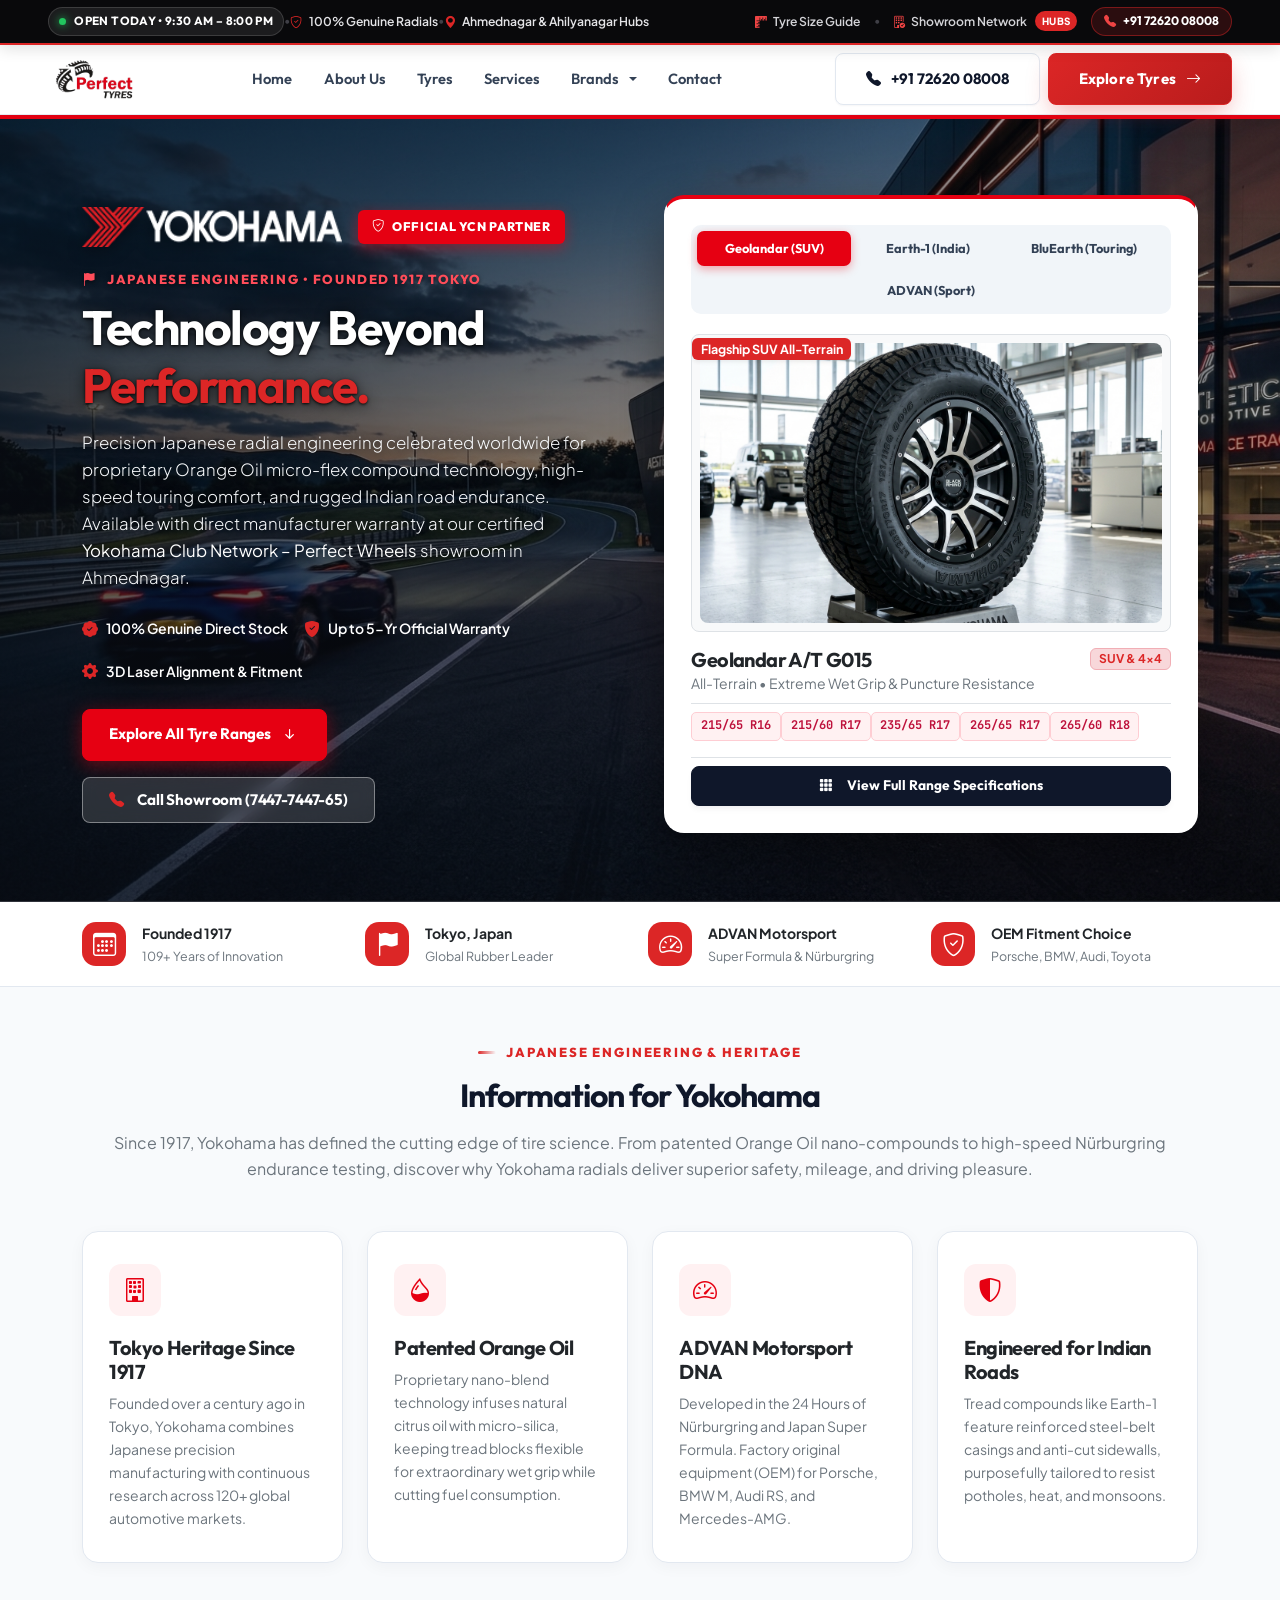
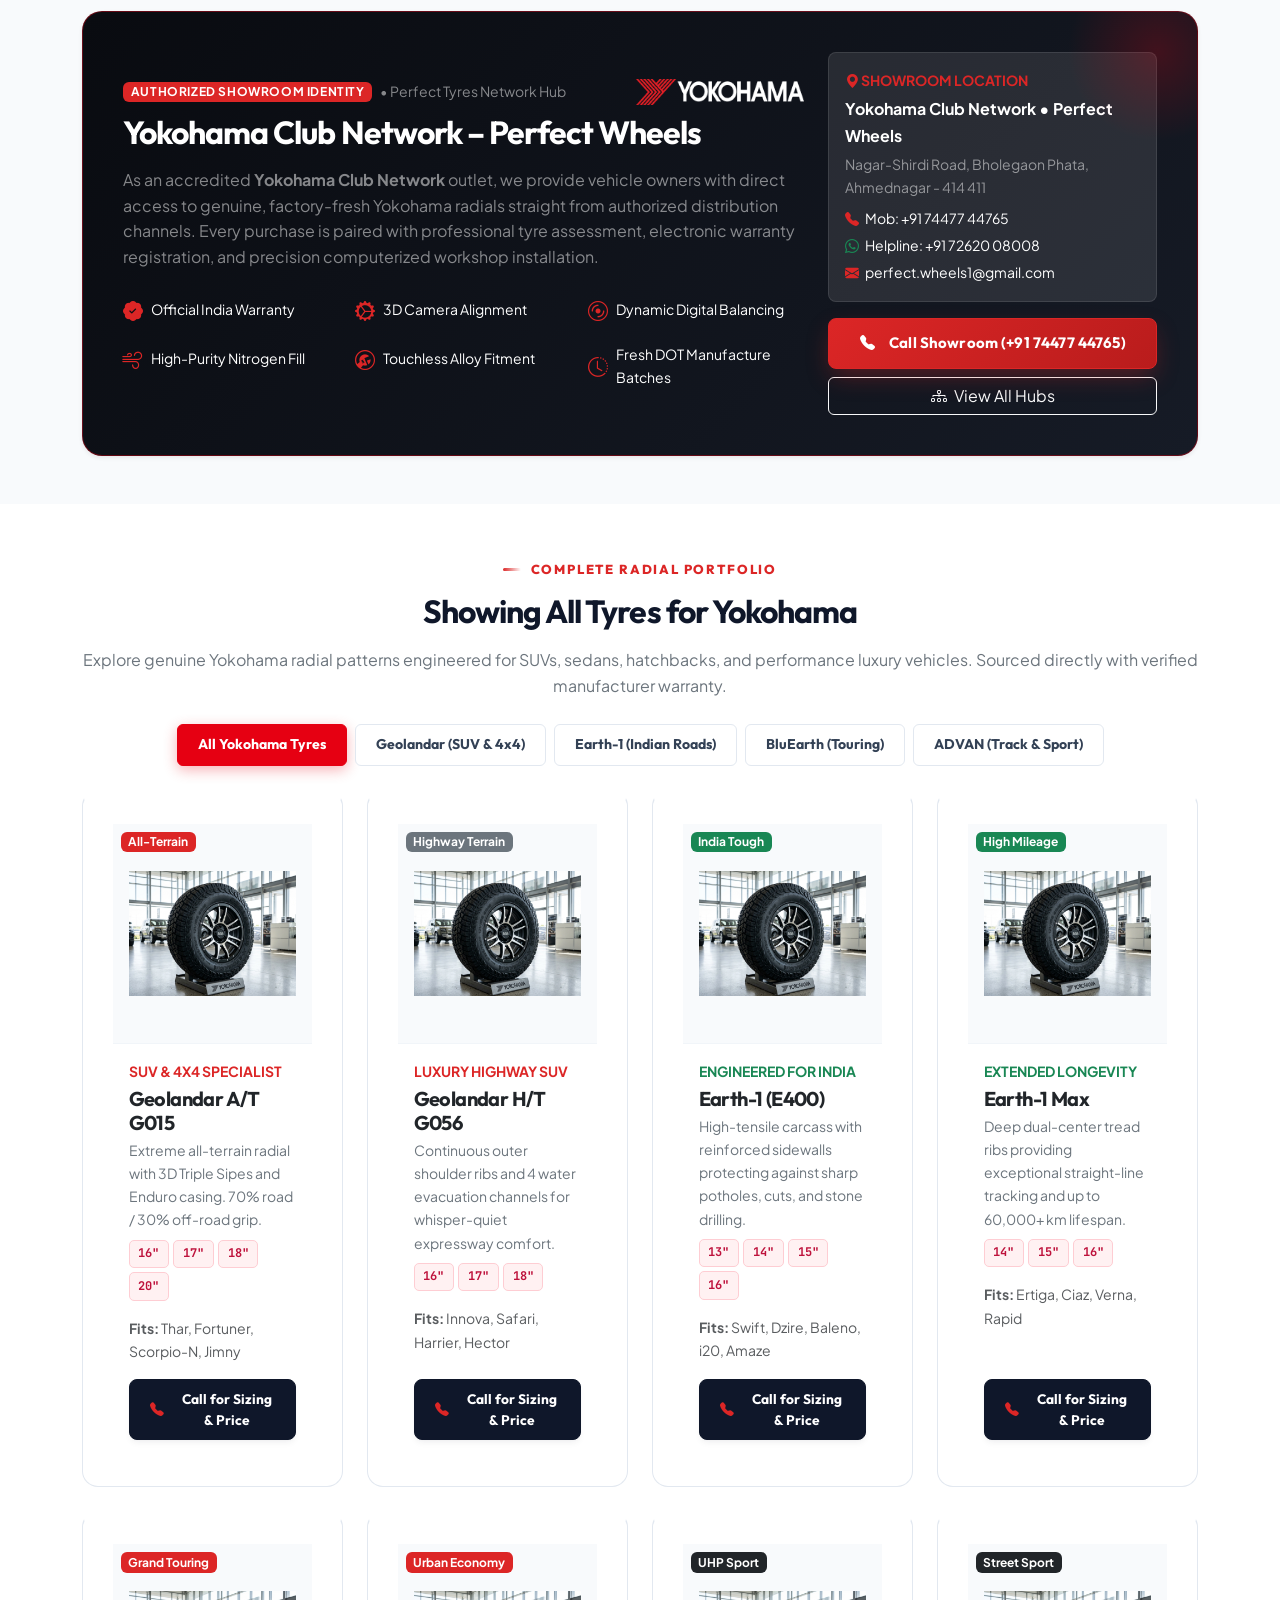
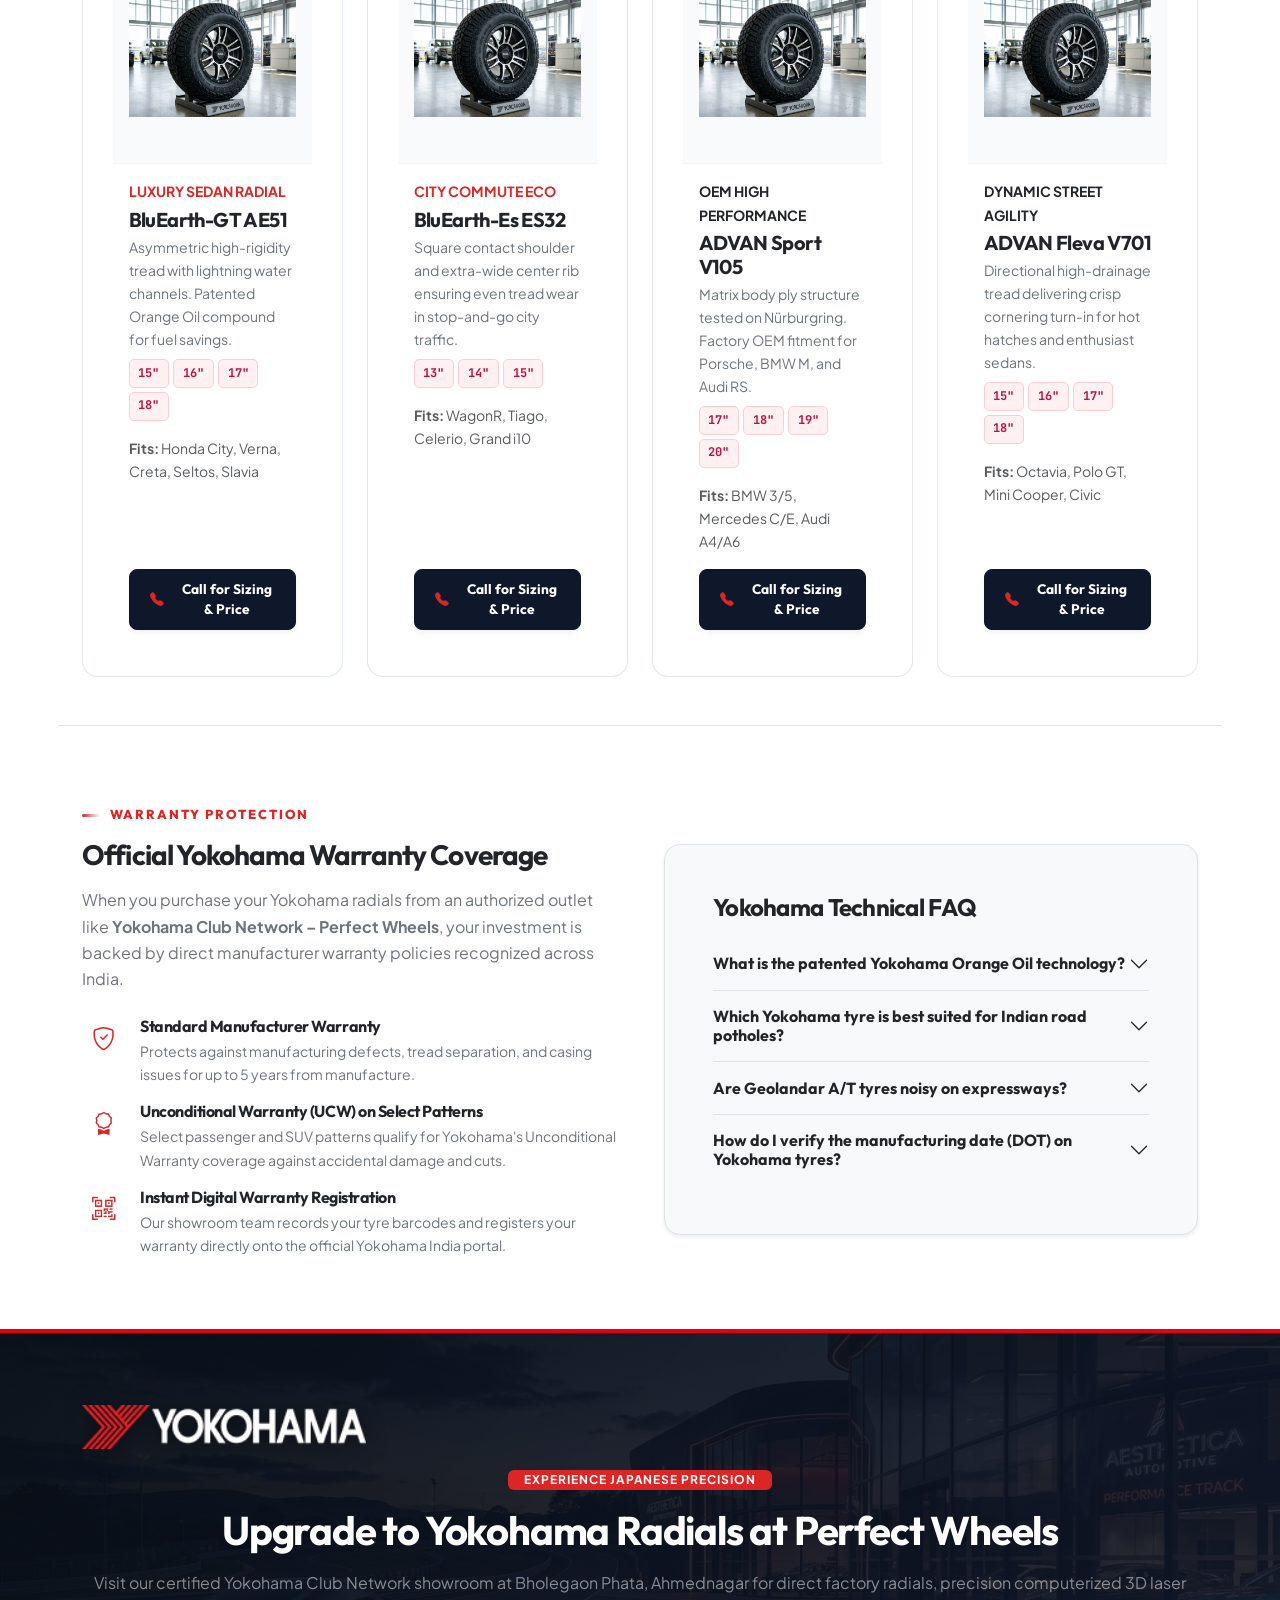
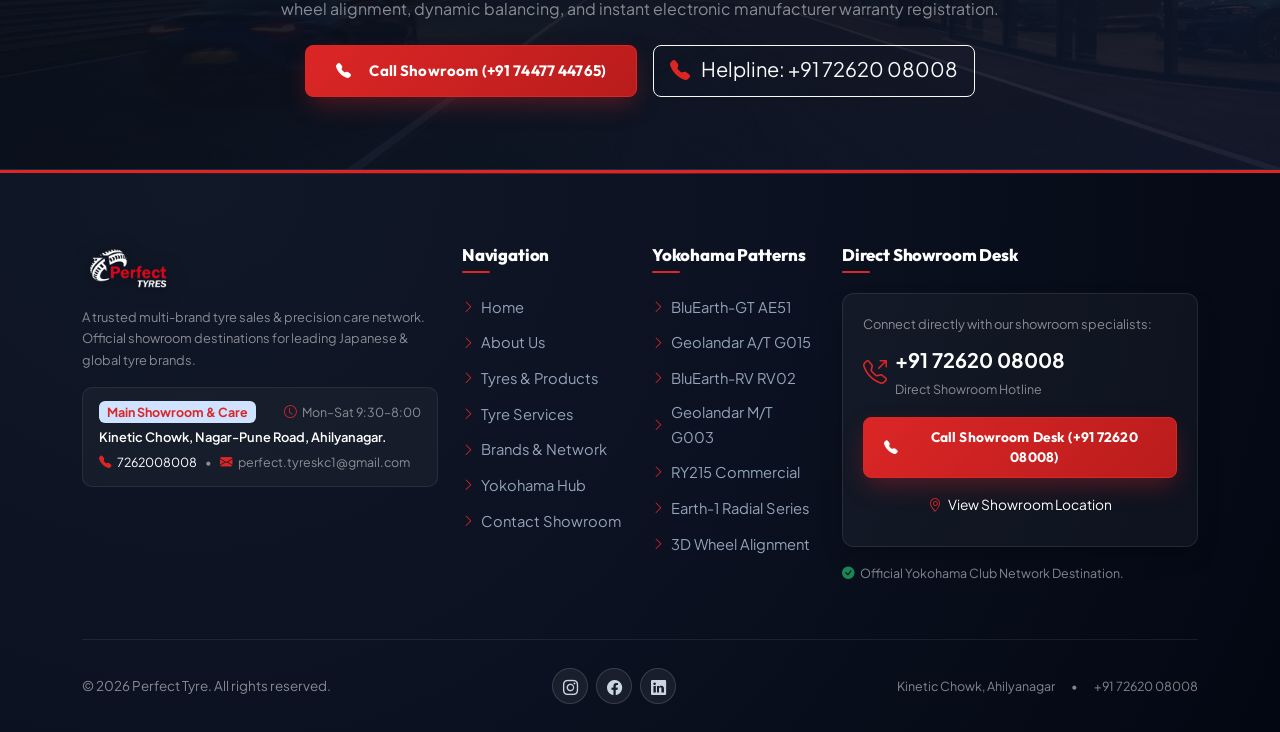
<file: yokohama.html>
﻿<!DOCTYPE html>
<html lang="en">

<head>
  <meta charset="UTF-8">
  <meta name="viewport" content="width=device-width, initial-scale=1.0">
  <title>Yokohama Tyres — Japanese Engineering & Official Showroom | Perfect Tyres</title>
  <meta name="description"
    content="Explore genuine Yokohama tyres at Perfect Tyres. Authorized Yokohama Club Network – Perfect Wheels showroom in Pune. Geolandar, BluEarth, Earth-1 & ADVAN radials with official manufacturer warranty.">
  <meta name="keywords"
    content="Yokohama tyres, Yokohama Club Network, Yokohama Geolandar, Yokohama Earth-1, Yokohama BluEarth, Yokohama ADVAN, tyre showroom Pune, Perfect Tyres, Japanese radial tyres">
  <meta name="author" content="Perfect Tyres">

  <!-- Open Graph -->
  <meta property="og:type" content="website">
  <meta property="og:title" content="Yokohama Tyres — High-Performance Japanese Radials | Perfect Tyres">
  <meta property="og:description"
    content="Official Yokohama Club Network showroom partner. Explore Geolandar SUV, BluEarth touring, Earth-1 durable, and ADVAN motorsport radials with precision 3D alignment.">
  <meta property="og:image" content="assets/images/tyre-slide-yokohama.jpg">

  <!-- Google Fonts -->
  <link rel="preconnect" href="https://fonts.googleapis.com">
  <link rel="preconnect" href="https://fonts.gstatic.com" crossorigin>
  <link
    href="https://fonts.googleapis.com/css2?family=Outfit:wght@400;500;600;700;800;900&family=Plus+Jakarta+Sans:wght@400;500;600;700&family=JetBrains+Mono:wght@500;700&display=swap"
    rel="stylesheet">

  <!-- Favicon -->
  <link rel="icon" type="image/png" href="assets/images/logo.png">
  <!-- Bootstrap 5.3 CSS & Icons -->
  <link href="https://cdn.jsdelivr.net/npm/bootstrap@5.3.3/dist/css/bootstrap.min.css" rel="stylesheet"
    integrity="sha384-QWTKZyjpPEjISv5WaRU9OFeRpok6YctnYmDr5pNlyT2bRjXh0JMhjY6hW+ALEwIH" crossorigin="anonymous">
  <link rel="stylesheet" href="https://cdn.jsdelivr.net/npm/bootstrap-icons@1.11.3/font/bootstrap-icons.min.css">

  <!-- Master Custom CSS -->
  <link rel="stylesheet" href="assets/css/style.css">
</head>

<body>

  <!-- Top Bar (High-Performance Contrast Ribbon) -->
  <div class="pt-topbar">
    <div class="container-fluid px-lg-4 px-xl-5">
      <div class="pt-topbar-inner">
        <!-- Left: Live Showroom Status & Operating Hours -->
        <div class="d-flex align-items-center gap-2.5">
          <span class="pt-topbar-status">
            <span class="pt-pulse-dot-green"></span> OPEN TODAY &bull; 9:30 AM &ndash; 8:00 PM
          </span>
          <span class="pt-topbar-sep d-none d-md-inline">&bull;</span>
          <span class="pt-topbar-info-item d-none d-md-inline-flex">
            <i class="bi bi-shield-check text-danger"></i> <span>100% Genuine Radials</span>
          </span>
          <span class="pt-topbar-sep d-none d-lg-inline">&bull;</span>
          <span class="pt-topbar-info-item d-none d-lg-inline-flex">
            <i class="bi bi-geo-alt-fill text-danger"></i> <span>Ahmednagar &amp; Ahilyanagar Hubs</span>
          </span>
        </div>

        <!-- Right: Utility Quick Links & Instant Hotline -->
        <div class="pt-topbar-actions">
          <a href="tyres.html#size-guide" class="pt-topbar-link d-none d-sm-inline-flex">
            <i class="bi bi-rulers"></i> <span>Tyre Size Guide</span>
          </a>
          <span class="pt-topbar-sep d-none d-sm-inline">&bull;</span>
          <a href="brands.html#network" class="pt-topbar-link d-none d-md-inline-flex">
            <i class="bi bi-building-check"></i> <span>Showroom Network</span>
            <span class="pt-topbar-badge-red">Hubs</span>
          </a>
          <a href="tel:+917262008008" class="pt-topbar-hotline">
            <i class="bi bi-telephone-fill"></i>
            <span>+91 72620 08008</span>
          </a>
        </div>
      </div>
    </div>
  </div>

  <!-- Header & Navigation -->
  <header class="pt-navbar">
    <div class="container-fluid px-lg-4 px-xl-5">
      <nav class="navbar navbar-expand-lg p-0">
        <!-- Logo -->
        <a class="pt-logo-brand" href="index.html" aria-label="Perfect Tyres Home">
          <img src="assets/images/logo.png" alt="Perfect Tyres" class="pt-logo-img">
        </a>

        <!-- Mobile Toggler -->
        <button class="navbar-toggler border-0 p-2" type="button" data-bs-toggle="collapse"
          data-bs-target="#ptNavbarNav" aria-controls="ptNavbarNav" aria-expanded="false"
          aria-label="Toggle navigation">
          <span class="navbar-toggler-icon"></span>
        </button>

        <!-- Navbar Links & Actions -->
        <div class="collapse navbar-collapse" id="ptNavbarNav">
          <ul class="navbar-nav mx-auto my-3 my-lg-0">
            <li class="nav-item">
              <a class="nav-link" href="index.html">Home</a>
            </li>
            <li class="nav-item">
              <a class="nav-link" href="about.html">About Us</a>
            </li>
            <li class="nav-item">
              <a class="nav-link" href="tyres.html">Tyres</a>
            </li>
            <li class="nav-item">
              <a class="nav-link" href="services.html">Services</a>
            </li>
            <li class="nav-item dropdown">
              <a class="nav-link dropdown-toggle active" href="brands.html" id="navbarDropdownBrands" role="button"
                data-bs-toggle="dropdown" aria-expanded="false">
                Brands
              </a>
              <ul class="dropdown-menu pt-dropdown-menu" aria-labelledby="navbarDropdownBrands">
                <li>
                  <a class="dropdown-item pt-dropdown-item d-flex align-items-center gap-2 active" href="yokohama.html">
                    <span class="pt-brand-dot pt-dot-yokohama"></span>
                    <span class="fw-semibold">Yokohama</span>
                  </a>
                </li>
                <li>
                  <a class="dropdown-item pt-dropdown-item d-flex align-items-center gap-2" href="bridgestone.html">
                    <span class="pt-brand-dot pt-dot-bridgestone"></span>
                    <span class="fw-semibold">Bridgestone</span>
                  </a>
                </li>
                <li>
                  <a class="dropdown-item pt-dropdown-item d-flex align-items-center gap-2" href="michelin.html">
                    <span class="pt-brand-dot pt-dot-michelin"></span>
                    <span class="fw-semibold">Michelin</span>
                  </a>
                </li>
                <li>
                  <a class="dropdown-item pt-dropdown-item d-flex align-items-center gap-2" href="firestone.html">
                    <span class="pt-brand-dot pt-dot-firestone"></span>
                    <span class="fw-semibold">Firestone</span>
                  </a>
                </li>
                <li>
                  <a class="dropdown-item pt-dropdown-item d-flex align-items-center gap-2" href="apollo.html">
                    <span class="pt-brand-dot pt-dot-apollo"></span>
                    <span class="fw-semibold">Apollo Tyres</span>
                  </a>
                </li>
                <li><hr class="dropdown-divider my-1"></li>
                <li>
                  <a class="dropdown-item pt-dropdown-item pt-dropdown-footer d-flex align-items-center justify-content-between" href="brands.html">
                    <span class="fw-bold text-dark">All Brands & 5 Hubs</span>
                    <i class="bi bi-arrow-right text-danger"></i>
                  </a>
                </li>
              </ul>
            </li>
            <li class="nav-item">
              <a class="nav-link" href="contact.html">Contact</a>
            </li>
          </ul>

          <!-- Action Cluster: Call Button + Explore Tyres CTA -->
          <div class="pt-header-actions mt-3 mt-lg-0">
            <a href="tel:+917262008008" class="btn btn-pt-outline-dark pt-header-phone-btn"
              aria-label="Call Perfect Tyres Helpline">
              <i class="bi bi-telephone-fill text-danger"></i>
              <span class="d-none d-xl-inline">+91 72620 08008</span>
              <span class="d-inline d-xl-none">Call</span>
            </a>
            <a href="tyres.html" class="btn btn-pt-primary pt-header-explore-btn">
              <span>Explore Tyres</span>
              <i class="bi bi-arrow-right"></i>
            </a>
          </div>
        </div>
      </nav>
    </div>
  </header>

  <main>
    <!-- =========================================================================
         SECTION 1: HERO SECTION (Automotive Track Background, Unboxed Logo, Model Switcher)
         ========================================================================= -->
    <section class="pt-yoko-hero">
      <div class="container position-relative" style="z-index: 2;">
        <div class="row align-items-center g-4 g-lg-5">
          <!-- Left: Brand Identity & Highlights -->
          <div class="col-lg-6">
            <!-- Brand Badge & YCN Official Partner Pill -->
            <div class="d-flex flex-wrap align-items-center gap-3 mb-3">
              <img src="assets/images/yokohama-logo.png" alt="Yokohama Tyres" class="pt-yoko-hero-logo">
              <span class="pt-ycn-badge">
                <i class="bi bi-shield-check"></i> Official YCN Partner
              </span>
            </div>

            <div class="mb-2">
              <span class="pt-yoko-kicker">
                <i class="bi bi-flag-fill me-1"></i> Japanese Engineering &bull; Founded 1917 Tokyo
              </span>
            </div>

            <h1 class="pt-display display-5 fw-black text-white mb-3">
              Technology Beyond<br><span class="text-danger">Performance.</span>
            </h1>

            <p class="lead text-white-50 mb-4" style="max-width: 560px; font-size: 1.05rem; line-height: 1.6;">
              Precision Japanese radial engineering celebrated worldwide for proprietary Orange Oil micro-flex compound technology, high-speed touring comfort, and rugged Indian road endurance. Available with direct manufacturer warranty at our certified <strong class="text-white">Yokohama Club Network – Perfect Wheels</strong> showroom in Ahmednagar.
            </p>

            <!-- Quick Trust Strip -->
            <div class="d-flex flex-wrap gap-3 mb-4 text-white-50 small">
              <div class="d-flex align-items-center gap-2">
                <i class="bi bi-patch-check-fill text-danger fs-6"></i>
                <span class="fw-semibold text-white">100% Genuine Direct Stock</span>
              </div>
              <div class="d-flex align-items-center gap-2">
                <i class="bi bi-shield-fill-check text-danger fs-6"></i>
                <span class="fw-semibold text-white">Up to 5-Yr Official Warranty</span>
              </div>
              <div class="d-flex align-items-center gap-2">
                <i class="bi bi-gear-fill text-danger fs-6"></i>
                <span class="fw-semibold text-white">3D Laser Alignment & Fitment</span>
              </div>
            </div>

            <!-- Matched Action Buttons Layout -->
            <div class="pt-yoko-hero-actions">
              <a href="#all-tyres" class="btn-pt-yoko-primary">
                <span>Explore All Tyre Ranges</span>
                <i class="bi bi-arrow-down-short fs-5"></i>
              </a>
              <a href="tel:+917447744765" class="btn-pt-yoko-secondary">
                <i class="bi bi-telephone-fill text-danger me-1"></i>
                <span>Call Showroom (7447-7447-65)</span>
              </a>
            </div>
          </div>

          <!-- Right: Interactive Yokohama Dynamic Model Showcase -->
          <div class="col-lg-6">
            <div class="pt-yoko-stage-clean">
              <!-- 4-Model Switcher Navigation -->
              <div class="pt-yoko-model-nav" role="tablist">
                <button type="button" class="pt-yoko-tab-btn active" data-yoko-tab="geolandar">
                  Geolandar (SUV)
                </button>
                <button type="button" class="pt-yoko-tab-btn" data-yoko-tab="earth1">
                  Earth-1 (India)
                </button>
                <button type="button" class="pt-yoko-tab-btn" data-yoko-tab="bluearth">
                  BluEarth (Touring)
                </button>
                <button type="button" class="pt-yoko-tab-btn" data-yoko-tab="advan">
                  ADVAN (Sport)
                </button>
              </div>

              <!-- Main Visual Display -->
              <div class="position-relative overflow-hidden rounded-3 mb-3 bg-light text-center p-2 border">
                <img id="yokoStageImg" src="assets/images/tyre-slide-yokohama.jpg" alt="Yokohama Tyre"
                  class="img-fluid rounded-3 w-100" style="object-fit: cover; max-height: 280px;">
                <div class="position-absolute top-0 start-0 m-2.5">
                  <span id="yokoStageBadge" class="badge bg-danger text-white px-2.5 py-1.5 fw-bold shadow-sm" style="font-size: 0.78rem;">
                    Flagship SUV All-Terrain
                  </span>
                </div>
              </div>

              <!-- Model Details Info Box -->
              <div class="d-flex justify-content-between align-items-start mb-2">
                <div>
                  <h3 id="yokoStageTitle" class="h5 fw-bold text-dark mb-0">Geolandar A/T G015</h3>
                  <div id="yokoStageSub" class="text-secondary small">All-Terrain &bull; Extreme Wet Grip & Puncture Resistance</div>
                </div>
                <span id="yokoStageCategory" class="badge bg-danger-subtle text-danger border border-danger-subtle px-2.5 py-1 fw-bold small">
                  SUV & 4x4
                </span>
              </div>

              <div id="yokoStagePills" class="d-flex flex-wrap gap-1.5 pt-2 mb-3 border-top">
                <span class="pt-spec-pill">215/65 R16</span>
                <span class="pt-spec-pill">215/60 R17</span>
                <span class="pt-spec-pill">235/65 R17</span>
                <span class="pt-spec-pill">265/65 R17</span>
                <span class="pt-spec-pill">265/60 R18</span>
              </div>

              <div class="d-flex flex-wrap gap-2 pt-2 border-top">
                <a href="#all-tyres" class="btn btn-pt-dark btn-pt-sm w-100">
                  <i class="bi bi-grid-3x3-gap-fill me-1"></i> View Full Range Specifications
                </a>
              </div>
            </div>
          </div>
        </div>
      </div>
    </section>

    <!-- Quick Trust Strip Under Hero -->
    <section class="pt-yoko-brand-strip">
      <div class="container">
        <div class="row g-3 align-items-center">
          <div class="col-6 col-md-3 d-flex align-items-center gap-3">
            <div class="pt-trust-icon m-0 bg-danger text-white border-0" style="width: 44px; height: 44px; flex-shrink: 0;">
              <i class="bi bi-calendar3"></i>
            </div>
            <div>
              <div class="fw-bold text-dark small">Founded 1917</div>
              <div class="text-secondary" style="font-size: 0.78rem;">109+ Years of Innovation</div>
            </div>
          </div>
          <div class="col-6 col-md-3 d-flex align-items-center gap-3">
            <div class="pt-trust-icon m-0 bg-danger text-white border-0" style="width: 44px; height: 44px; flex-shrink: 0;">
              <i class="bi bi-flag-fill"></i>
            </div>
            <div>
              <div class="fw-bold text-dark small">Tokyo, Japan</div>
              <div class="text-secondary" style="font-size: 0.78rem;">Global Rubber Leader</div>
            </div>
          </div>
          <div class="col-6 col-md-3 d-flex align-items-center gap-3">
            <div class="pt-trust-icon m-0 bg-danger text-white border-0" style="width: 44px; height: 44px; flex-shrink: 0;">
              <i class="bi bi-speedometer2"></i>
            </div>
            <div>
              <div class="fw-bold text-dark small">ADVAN Motorsport</div>
              <div class="text-secondary" style="font-size: 0.78rem;">Super Formula & Nürburgring</div>
            </div>
          </div>
          <div class="col-6 col-md-3 d-flex align-items-center gap-3">
            <div class="pt-trust-icon m-0 bg-danger text-white border-0" style="width: 44px; height: 44px; flex-shrink: 0;">
              <i class="bi bi-shield-check"></i>
            </div>
            <div>
              <div class="fw-bold text-dark small">OEM Fitment Choice</div>
              <div class="text-secondary" style="font-size: 0.78rem;">Porsche, BMW, Audi, Toyota</div>
            </div>
          </div>
        </div>
      </div>
    </section>

    <!-- =========================================================================
         SECTION 2: INFORMATION FOR YOKOHAMA (Heritage, Technologies & YCN Pune Hub)
         ========================================================================= -->
    <section class="py-5" id="brand-info" style="background: #F8FAFC;">
      <div class="container">
        <!-- Section Header -->
        <div class="text-center max-w-700 mx-auto mb-5">
          <span class="pt-eyebrow">JAPANESE ENGINEERING & HERITAGE</span>
          <h2 class="pt-display mb-3">Information for Yokohama</h2>
          <p class="text-secondary">
            Since 1917, Yokohama has defined the cutting edge of tire science. From patented Orange Oil nano-compounds to high-speed Nürburgring endurance testing, discover why Yokohama radials deliver superior safety, mileage, and driving pleasure.
          </p>
        </div>

        <!-- 4 Technology & Heritage Pillar Cards -->
        <div class="row g-4 mb-5">
          <div class="col-md-6 col-lg-3">
            <div class="pt-yoko-info-card">
              <div class="pt-yoko-info-icon">
                <i class="bi bi-building"></i>
              </div>
              <h3 class="h5 fw-bold text-dark mb-2">Tokyo Heritage Since 1917</h3>
              <p class="text-secondary small mb-0">
                Founded over a century ago in Tokyo, Yokohama combines Japanese precision manufacturing with continuous research across 120+ global automotive markets.
              </p>
            </div>
          </div>

          <div class="col-md-6 col-lg-3">
            <div class="pt-yoko-info-card">
              <div class="pt-yoko-info-icon">
                <i class="bi bi-droplet-half"></i>
              </div>
              <h3 class="h5 fw-bold text-dark mb-2">Patented Orange Oil</h3>
              <p class="text-secondary small mb-0">
                Proprietary nano-blend technology infuses natural citrus oil with micro-silica, keeping tread blocks flexible for extraordinary wet grip while cutting fuel consumption.
              </p>
            </div>
          </div>

          <div class="col-md-6 col-lg-3">
            <div class="pt-yoko-info-card">
              <div class="pt-yoko-info-icon">
                <i class="bi bi-speedometer2"></i>
              </div>
              <h3 class="h5 fw-bold text-dark mb-2">ADVAN Motorsport DNA</h3>
              <p class="text-secondary small mb-0">
                Developed in the 24 Hours of Nürburgring and Japan Super Formula. Factory original equipment (OEM) for Porsche, BMW M, Audi RS, and Mercedes-AMG.
              </p>
            </div>
          </div>

          <div class="col-md-6 col-lg-3">
            <div class="pt-yoko-info-card">
              <div class="pt-yoko-info-icon">
                <i class="bi bi-shield-shaded"></i>
              </div>
              <h3 class="h5 fw-bold text-dark mb-2">Engineered for Indian Roads</h3>
              <p class="text-secondary small mb-0">
                Tread compounds like Earth-1 feature reinforced steel-belt casings and anti-cut sidewalls, purposefully tailored to resist potholes, heat, and monsoons.
              </p>
            </div>
          </div>
        </div>

        <!-- Authorized Showroom Spotlight Card -->
        <div class="pt-yokohama-hub-box shadow-sm">
          <div class="row align-items-center g-4">
            <div class="col-lg-8">
              <div class="d-flex align-items-center justify-content-between flex-wrap gap-2 mb-2">
                <div class="d-flex align-items-center gap-2">
                  <span class="badge bg-danger text-white px-2.5 py-1 fw-bold text-uppercase" style="letter-spacing: 0.05em; font-size: 0.75rem;">
                    Authorized Showroom Identity
                  </span>
                  <span class="text-white-50 small">&bull; Perfect Tyres Network Hub</span>
                </div>
                <img src="assets/images/yokohama-logo.png" alt="Yokohama Club Network" style="height: 26px; max-width: 170px;">
              </div>
              <h3 class="h2 text-white fw-bold mb-3">
                Yokohama Club Network &ndash; Perfect Wheels
              </h3>
              <p class="text-white-50 mb-4" style="line-height: 1.6;">
                As an accredited <strong>Yokohama Club Network</strong> outlet, we provide vehicle owners with direct access to genuine, factory-fresh Yokohama radials straight from authorized distribution channels. Every purchase is paired with professional tyre assessment, electronic warranty registration, and precision computerized workshop installation.
              </p>

              <div class="row g-3 text-white small">
                <div class="col-6 col-md-4">
                  <div class="d-flex align-items-center gap-2">
                    <i class="bi bi-patch-check-fill text-danger fs-5"></i>
                    <span>Official India Warranty</span>
                  </div>
                </div>
                <div class="col-6 col-md-4">
                  <div class="d-flex align-items-center gap-2">
                    <i class="bi bi-gear-wide-connected text-danger fs-5"></i>
                    <span>3D Camera Alignment</span>
                  </div>
                </div>
                <div class="col-6 col-md-4">
                  <div class="d-flex align-items-center gap-2">
                    <i class="bi bi-disc text-danger fs-5"></i>
                    <span>Dynamic Digital Balancing</span>
                  </div>
                </div>
                <div class="col-6 col-md-4">
                  <div class="d-flex align-items-center gap-2">
                    <i class="bi bi-wind text-danger fs-5"></i>
                    <span>High-Purity Nitrogen Fill</span>
                  </div>
                </div>
                <div class="col-6 col-md-4">
                  <div class="d-flex align-items-center gap-2">
                    <i class="bi bi-wrench-adjustable-circle text-danger fs-5"></i>
                    <span>Touchless Alloy Fitment</span>
                  </div>
                </div>
                <div class="col-6 col-md-4">
                  <div class="d-flex align-items-center gap-2">
                    <i class="bi bi-clock-history text-danger fs-5"></i>
                    <span>Fresh DOT Manufacture Batches</span>
                  </div>
                </div>
              </div>
            </div>

            <div class="col-lg-4 text-lg-end">
              <div class="p-3 bg-white bg-opacity-10 rounded-3 border border-white border-opacity-10 mb-3 text-start">
                <div class="text-danger fw-bold small text-uppercase mb-1">
                  <i class="bi bi-geo-alt-fill"></i> Showroom Location
                </div>
                <div class="text-white fw-bold mb-1">Yokohama Club Network &bull; Perfect Wheels</div>
                <div class="text-white-50 small mb-2">Nagar-Shirdi Road, Bholegaon Phata, Ahmednagar - 414 411</div>
                <div class="text-white small mb-1"><i class="bi bi-telephone-fill text-danger me-1"></i> Mob: +91 74477 44765</div>
                <div class="text-white small mb-1"><i class="bi bi-whatsapp text-success me-1"></i> Helpline: +91 72620 08008</div>
                <div class="text-white small"><i class="bi bi-envelope-fill text-danger me-1"></i> perfect.wheels1@gmail.com</div>
              </div>
              <div class="d-flex flex-column gap-2">
                <a href="tel:+917447744765" class="btn btn-pt-primary w-100">
                  <i class="bi bi-telephone-fill me-1"></i> Call Showroom (+91 74477 44765)
                </a>
                <a href="brands.html#network" class="btn btn-outline-light w-100">
                  <i class="bi bi-diagram-3 me-1"></i> View All Hubs
                </a>
              </div>
            </div>
          </div>
        </div>
      </div>
    </section>

    <!-- =========================================================================
         SECTION 3: SHOWING ALL TYRES FOR YOKOHAMA WITH IMAGE PROPER LAYOUT
         ========================================================================= -->
    <section class="py-5" id="all-tyres" style="background: #FFFFFF;">
      <div class="container">
        <!-- Section Header -->
        <div class="text-center max-w-700 mx-auto mb-4">
          <span class="pt-eyebrow">COMPLETE RADIAL PORTFOLIO</span>
          <h2 class="pt-display mb-3">Showing All Tyres for Yokohama</h2>
          <p class="text-secondary">
            Explore genuine Yokohama radial patterns engineered for SUVs, sedans, hatchbacks, and performance luxury vehicles. Sourced directly with verified manufacturer warranty.
          </p>
        </div>

        <!-- Yokohama 4-Pillars Filter Bar -->
        <div class="d-flex flex-wrap justify-content-center gap-2 mb-4" id="yokohamaFilterBar">
          <button type="button" class="pt-yokohama-filter-btn active" data-yoko-filter="all">
            All Yokohama Tyres
          </button>
          <button type="button" class="pt-yokohama-filter-btn" data-yoko-filter="geolandar">
            Geolandar (SUV & 4x4)
          </button>
          <button type="button" class="pt-yokohama-filter-btn" data-yoko-filter="earth1">
            Earth-1 (Indian Roads)
          </button>
          <button type="button" class="pt-yokohama-filter-btn" data-yoko-filter="bluearth">
            BluEarth (Touring)
          </button>
          <button type="button" class="pt-yokohama-filter-btn" data-yoko-filter="advan">
            ADVAN (Track & Sport)
          </button>
        </div>

        <!-- All Tyres Grid Layout with Images -->
        <div class="row g-4 mb-5" id="yokohamaCardsGrid">

          <!-- 1. Geolandar A/T G015 -->
          <div class="col-md-6 col-lg-3 yoko-card-wrap" data-yoko-cat="geolandar">
            <div class="pt-yokohama-feature-card">
              <div class="pt-yoko-tyre-img-frame">
                <img src="assets/images/tyre-slide-yokohama.jpg" alt="Yokohama Geolandar A/T G015">
                <span class="badge bg-danger position-absolute top-0 start-0 m-2 fw-bold small">All-Terrain</span>
              </div>
              <div class="p-3 d-flex flex-column flex-grow-1">
                <div class="text-danger small fw-bold text-uppercase mb-1">SUV & 4x4 Specialist</div>
                <h3 class="h5 fw-bold text-dark mb-1">Geolandar A/T G015</h3>
                <p class="text-secondary small mb-2">
                  Extreme all-terrain radial with 3D Triple Sipes and Enduro casing. 70% road / 30% off-road grip.
                </p>
                <div class="d-flex flex-wrap gap-1 mb-3">
                  <span class="pt-spec-pill">16"</span>
                  <span class="pt-spec-pill">17"</span>
                  <span class="pt-spec-pill">18"</span>
                  <span class="pt-spec-pill">20"</span>
                </div>
                <div class="small text-muted mb-3">
                  <strong>Fits:</strong> Thar, Fortuner, Scorpio-N, Jimny
                </div>
                <a href="tel:+917447744765" class="btn btn-pt-dark btn-pt-sm mt-auto w-100">
                  <i class="bi bi-telephone-fill text-danger me-1"></i> Call for Sizing &amp; Price
                </a>
              </div>
            </div>
          </div>

          <!-- 2. Geolandar H/T G056 -->
          <div class="col-md-6 col-lg-3 yoko-card-wrap" data-yoko-cat="geolandar">
            <div class="pt-yokohama-feature-card">
              <div class="pt-yoko-tyre-img-frame">
                <img src="assets/images/tyre-slide-yokohama.jpg" alt="Yokohama Geolandar H/T G056">
                <span class="badge bg-secondary position-absolute top-0 start-0 m-2 fw-bold small">Highway Terrain</span>
              </div>
              <div class="p-3 d-flex flex-column flex-grow-1">
                <div class="text-danger small fw-bold text-uppercase mb-1">Luxury Highway SUV</div>
                <h3 class="h5 fw-bold text-dark mb-1">Geolandar H/T G056</h3>
                <p class="text-secondary small mb-2">
                  Continuous outer shoulder ribs and 4 water evacuation channels for whisper-quiet expressway comfort.
                </p>
                <div class="d-flex flex-wrap gap-1 mb-3">
                  <span class="pt-spec-pill">16"</span>
                  <span class="pt-spec-pill">17"</span>
                  <span class="pt-spec-pill">18"</span>
                </div>
                <div class="small text-muted mb-3">
                  <strong>Fits:</strong> Innova, Safari, Harrier, Hector
                </div>
                <a href="tel:+917447744765" class="btn btn-pt-dark btn-pt-sm mt-auto w-100">
                  <i class="bi bi-telephone-fill text-danger me-1"></i> Call for Sizing &amp; Price
                </a>
              </div>
            </div>
          </div>

          <!-- 3. Earth-1 (E400 Pattern) -->
          <div class="col-md-6 col-lg-3 yoko-card-wrap" data-yoko-cat="earth1">
            <div class="pt-yokohama-feature-card">
              <div class="pt-yoko-tyre-img-frame">
                <img src="assets/images/tyre-slide-yokohama.jpg" alt="Yokohama Earth-1 E400">
                <span class="badge bg-success position-absolute top-0 start-0 m-2 fw-bold small">India Tough</span>
              </div>
              <div class="p-3 d-flex flex-column flex-grow-1">
                <div class="text-success small fw-bold text-uppercase mb-1">Engineered for India</div>
                <h3 class="h5 fw-bold text-dark mb-1">Earth-1 (E400)</h3>
                <p class="text-secondary small mb-2">
                  High-tensile carcass with reinforced sidewalls protecting against sharp potholes, cuts, and stone drilling.
                </p>
                <div class="d-flex flex-wrap gap-1 mb-3">
                  <span class="pt-spec-pill">13"</span>
                  <span class="pt-spec-pill">14"</span>
                  <span class="pt-spec-pill">15"</span>
                  <span class="pt-spec-pill">16"</span>
                </div>
                <div class="small text-muted mb-3">
                  <strong>Fits:</strong> Swift, Dzire, Baleno, i20, Amaze
                </div>
                <a href="tel:+917447744765" class="btn btn-pt-dark btn-pt-sm mt-auto w-100">
                  <i class="bi bi-telephone-fill text-danger me-1"></i> Call for Sizing &amp; Price
                </a>
              </div>
            </div>
          </div>

          <!-- 4. Earth-1 Max -->
          <div class="col-md-6 col-lg-3 yoko-card-wrap" data-yoko-cat="earth1">
            <div class="pt-yokohama-feature-card">
              <div class="pt-yoko-tyre-img-frame">
                <img src="assets/images/tyre-slide-yokohama.jpg" alt="Yokohama Earth-1 Max">
                <span class="badge bg-success position-absolute top-0 start-0 m-2 fw-bold small">High Mileage</span>
              </div>
              <div class="p-3 d-flex flex-column flex-grow-1">
                <div class="text-success small fw-bold text-uppercase mb-1">Extended Longevity</div>
                <h3 class="h5 fw-bold text-dark mb-1">Earth-1 Max</h3>
                <p class="text-secondary small mb-2">
                  Deep dual-center tread ribs providing exceptional straight-line tracking and up to 60,000+ km lifespan.
                </p>
                <div class="d-flex flex-wrap gap-1 mb-3">
                  <span class="pt-spec-pill">14"</span>
                  <span class="pt-spec-pill">15"</span>
                  <span class="pt-spec-pill">16"</span>
                </div>
                <div class="small text-muted mb-3">
                  <strong>Fits:</strong> Ertiga, Ciaz, Verna, Rapid
                </div>
                <a href="tel:+917447744765" class="btn btn-pt-dark btn-pt-sm mt-auto w-100">
                  <i class="bi bi-telephone-fill text-danger me-1"></i> Call for Sizing &amp; Price
                </a>
              </div>
            </div>
          </div>

          <!-- 5. BluEarth-GT AE51 -->
          <div class="col-md-6 col-lg-3 yoko-card-wrap" data-yoko-cat="bluearth">
            <div class="pt-yokohama-feature-card">
              <div class="pt-yoko-tyre-img-frame">
                <img src="assets/images/tyre-slide-yokohama.jpg" alt="Yokohama BluEarth-GT AE51">
                <span class="badge bg-primary position-absolute top-0 start-0 m-2 fw-bold small">Grand Touring</span>
              </div>
              <div class="p-3 d-flex flex-column flex-grow-1">
                <div class="text-primary small fw-bold text-uppercase mb-1">Luxury Sedan Radial</div>
                <h3 class="h5 fw-bold text-dark mb-1">BluEarth-GT AE51</h3>
                <p class="text-secondary small mb-2">
                  Asymmetric high-rigidity tread with lightning water channels. Patented Orange Oil compound for fuel savings.
                </p>
                <div class="d-flex flex-wrap gap-1 mb-3">
                  <span class="pt-spec-pill">15"</span>
                  <span class="pt-spec-pill">16"</span>
                  <span class="pt-spec-pill">17"</span>
                  <span class="pt-spec-pill">18"</span>
                </div>
                <div class="small text-muted mb-3">
                  <strong>Fits:</strong> Honda City, Verna, Creta, Seltos, Slavia
                </div>
                <a href="tel:+917447744765" class="btn btn-pt-dark btn-pt-sm mt-auto w-100">
                  <i class="bi bi-telephone-fill text-danger me-1"></i> Call for Sizing &amp; Price
                </a>
              </div>
            </div>
          </div>

          <!-- 6. BluEarth-Es ES32 -->
          <div class="col-md-6 col-lg-3 yoko-card-wrap" data-yoko-cat="bluearth">
            <div class="pt-yokohama-feature-card">
              <div class="pt-yoko-tyre-img-frame">
                <img src="assets/images/tyre-slide-yokohama.jpg" alt="Yokohama BluEarth-Es ES32">
                <span class="badge bg-primary position-absolute top-0 start-0 m-2 fw-bold small">Urban Economy</span>
              </div>
              <div class="p-3 d-flex flex-column flex-grow-1">
                <div class="text-primary small fw-bold text-uppercase mb-1">City Commute Eco</div>
                <h3 class="h5 fw-bold text-dark mb-1">BluEarth-Es ES32</h3>
                <p class="text-secondary small mb-2">
                  Square contact shoulder and extra-wide center rib ensuring even tread wear in stop-and-go city traffic.
                </p>
                <div class="d-flex flex-wrap gap-1 mb-3">
                  <span class="pt-spec-pill">13"</span>
                  <span class="pt-spec-pill">14"</span>
                  <span class="pt-spec-pill">15"</span>
                </div>
                <div class="small text-muted mb-3">
                  <strong>Fits:</strong> WagonR, Tiago, Celerio, Grand i10
                </div>
                <a href="tel:+917447744765" class="btn btn-pt-dark btn-pt-sm mt-auto w-100">
                  <i class="bi bi-telephone-fill text-danger me-1"></i> Call for Sizing &amp; Price
                </a>
              </div>
            </div>
          </div>

          <!-- 7. ADVAN Sport V105 / V107 -->
          <div class="col-md-6 col-lg-3 yoko-card-wrap" data-yoko-cat="advan">
            <div class="pt-yokohama-feature-card">
              <div class="pt-yoko-tyre-img-frame">
                <img src="assets/images/tyre-slide-yokohama.jpg" alt="Yokohama ADVAN Sport V105">
                <span class="badge bg-dark position-absolute top-0 start-0 m-2 fw-bold small">UHP Sport</span>
              </div>
              <div class="p-3 d-flex flex-column flex-grow-1">
                <div class="text-dark small fw-bold text-uppercase mb-1">OEM High Performance</div>
                <h3 class="h5 fw-bold text-dark mb-1">ADVAN Sport V105</h3>
                <p class="text-secondary small mb-2">
                  Matrix body ply structure tested on Nürburgring. Factory OEM fitment for Porsche, BMW M, and Audi RS.
                </p>
                <div class="d-flex flex-wrap gap-1 mb-3">
                  <span class="pt-spec-pill">17"</span>
                  <span class="pt-spec-pill">18"</span>
                  <span class="pt-spec-pill">19"</span>
                  <span class="pt-spec-pill">20"</span>
                </div>
                <div class="small text-muted mb-3">
                  <strong>Fits:</strong> BMW 3/5, Mercedes C/E, Audi A4/A6
                </div>
                <a href="tel:+917447744765" class="btn btn-pt-dark btn-pt-sm mt-auto w-100">
                  <i class="bi bi-telephone-fill text-danger me-1"></i> Call for Sizing &amp; Price
                </a>
              </div>
            </div>
          </div>

          <!-- 8. ADVAN Fleva V701 -->
          <div class="col-md-6 col-lg-3 yoko-card-wrap" data-yoko-cat="advan">
            <div class="pt-yokohama-feature-card">
              <div class="pt-yoko-tyre-img-frame">
                <img src="assets/images/tyre-slide-yokohama.jpg" alt="Yokohama ADVAN Fleva V701">
                <span class="badge bg-dark position-absolute top-0 start-0 m-2 fw-bold small">Street Sport</span>
              </div>
              <div class="p-3 d-flex flex-column flex-grow-1">
                <div class="text-dark small fw-bold text-uppercase mb-1">Dynamic Street Agility</div>
                <h3 class="h5 fw-bold text-dark mb-1">ADVAN Fleva V701</h3>
                <p class="text-secondary small mb-2">
                  Directional high-drainage tread delivering crisp cornering turn-in for hot hatches and enthusiast sedans.
                </p>
                <div class="d-flex flex-wrap gap-1 mb-3">
                  <span class="pt-spec-pill">15"</span>
                  <span class="pt-spec-pill">16"</span>
                  <span class="pt-spec-pill">17"</span>
                  <span class="pt-spec-pill">18"</span>
                </div>
                <div class="small text-muted mb-3">
                  <strong>Fits:</strong> Octavia, Polo GT, Mini Cooper, Civic
                </div>
                <a href="tel:+917447744765" class="btn btn-pt-dark btn-pt-sm mt-auto w-100">
                  <i class="bi bi-telephone-fill text-danger me-1"></i> Call for Sizing &amp; Price
                </a>
              </div>
            </div>
          </div>

        </div>



        <!-- Warranty & FAQ Accordion Section -->
        <div class="row align-items-center g-4 g-lg-5 mt-4 pt-4 border-top">
          <div class="col-lg-6">
            <span class="pt-eyebrow">WARRANTY PROTECTION</span>
            <h3 class="h3 fw-bold text-dark mb-3">Official Yokohama Warranty Coverage</h3>
            <p class="text-secondary mb-4">
              When you purchase your Yokohama radials from an authorized outlet like <strong>Yokohama Club Network – Perfect Wheels</strong>, your investment is backed by direct manufacturer warranty policies recognized across India.
            </p>

            <div class="d-flex flex-column gap-3 mb-4">
              <div class="d-flex gap-3">
                <div class="pt-trust-icon m-0" style="width: 42px; height: 42px; flex-shrink: 0;">
                  <i class="bi bi-shield-check text-danger"></i>
                </div>
                <div>
                  <h4 class="h6 fw-bold text-dark mb-1">Standard Manufacturer Warranty</h4>
                  <p class="text-secondary small mb-0">Protects against manufacturing defects, tread separation, and casing issues for up to 5 years from manufacture.</p>
                </div>
              </div>

              <div class="d-flex gap-3">
                <div class="pt-trust-icon m-0" style="width: 42px; height: 42px; flex-shrink: 0;">
                  <i class="bi bi-award text-danger"></i>
                </div>
                <div>
                  <h4 class="h6 fw-bold text-dark mb-1">Unconditional Warranty (UCW) on Select Patterns</h4>
                  <p class="text-secondary small mb-0">Select passenger and SUV patterns qualify for Yokohama's Unconditional Warranty coverage against accidental damage and cuts.</p>
                </div>
              </div>

              <div class="d-flex gap-3">
                <div class="pt-trust-icon m-0" style="width: 42px; height: 42px; flex-shrink: 0;">
                  <i class="bi bi-qr-code-scan text-danger"></i>
                </div>
                <div>
                  <h4 class="h6 fw-bold text-dark mb-1">Instant Digital Warranty Registration</h4>
                  <p class="text-secondary small mb-0">Our showroom team records your tyre barcodes and registers your warranty directly onto the official Yokohama India portal.</p>
                </div>
              </div>
            </div>
          </div>

          <div class="col-lg-6">
            <div class="p-4 p-md-5 rounded-4 border bg-light shadow-sm">
              <h3 class="h4 fw-bold text-dark mb-3">Yokohama Technical FAQ</h3>
              <div class="accordion" id="ptYokohamaFaq">
                <!-- FAQ 1 -->
                <div class="accordion-item border-0 border-bottom bg-transparent">
                  <h2 class="accordion-header" id="headingYFaq1">
                    <button class="accordion-button collapsed px-0 fw-bold bg-transparent" type="button" data-bs-toggle="collapse"
                      data-bs-target="#collapseYFaq1" aria-expanded="false" aria-controls="collapseYFaq1">
                      What is the patented Yokohama Orange Oil technology?
                    </button>
                  </h2>
                  <div id="collapseYFaq1" class="accordion-collapse collapse" aria-labelledby="headingYFaq1"
                    data-bs-parent="#ptYokohamaFaq">
                    <div class="accordion-body px-0 text-secondary small">
                      Orange oil is a natural renewable extract that Yokohama blends with natural and micro-silica rubber. It makes the rubber compound significantly more flexible at a microscopic level, allowing the tread to adhere tightly to wet road asphalt while cutting fuel-robbing rolling resistance.
                    </div>
                  </div>
                </div>

                <!-- FAQ 2 -->
                <div class="accordion-item border-0 border-bottom bg-transparent">
                  <h2 class="accordion-header" id="headingYFaq2">
                    <button class="accordion-button collapsed px-0 fw-bold bg-transparent" type="button" data-bs-toggle="collapse"
                      data-bs-target="#collapseYFaq2" aria-expanded="false" aria-controls="collapseYFaq2">
                      Which Yokohama tyre is best suited for Indian road potholes?
                    </button>
                  </h2>
                  <div id="collapseYFaq2" class="accordion-collapse collapse" aria-labelledby="headingYFaq2"
                    data-bs-parent="#ptYokohamaFaq">
                    <div class="accordion-body px-0 text-secondary small">
                      For passenger cars, hatchbacks, and sedans encountering rough city patches, the <strong>Yokohama Earth-1 (E400)</strong> was engineered specifically for Indian road conditions with reinforced bead construction and thicker tread rubber. For SUVs, the <strong>Geolandar A/T G015</strong> features high-tensile Enduro casing designed to absorb harsh pothole impacts.
                    </div>
                  </div>
                </div>

                <!-- FAQ 3 -->
                <div class="accordion-item border-0 border-bottom bg-transparent">
                  <h2 class="accordion-header" id="headingYFaq3">
                    <button class="accordion-button collapsed px-0 fw-bold bg-transparent" type="button" data-bs-toggle="collapse"
                      data-bs-target="#collapseYFaq3" aria-expanded="false" aria-controls="collapseYFaq3">
                      Are Geolandar A/T tyres noisy on expressways?
                    </button>
                  </h2>
                  <div id="collapseYFaq3" class="accordion-collapse collapse" aria-labelledby="headingYFaq3"
                    data-bs-parent="#ptYokohamaFaq">
                    <div class="accordion-body px-0 text-secondary small">
                      No. Unlike traditional aggressive all-terrain tyres that hum loudly at highway speeds, the Geolandar A/T G015 utilizes Yokohama’s computer-modeled 5-pitch block sequence. By varying the block pitch sizes along the tread circumference, acoustic tyre roar is neutralized, ensuring a remarkably quiet ride even at 100+ km/h.
                    </div>
                  </div>
                </div>

                <!-- FAQ 4 -->
                <div class="accordion-item border-0 bg-transparent">
                  <h2 class="accordion-header" id="headingYFaq4">
                    <button class="accordion-button collapsed px-0 fw-bold bg-transparent" type="button" data-bs-toggle="collapse"
                      data-bs-target="#collapseYFaq4" aria-expanded="false" aria-controls="collapseYFaq4">
                      How do I verify the manufacturing date (DOT) on Yokohama tyres?
                    </button>
                  </h2>
                  <div id="collapseYFaq4" class="accordion-collapse collapse" aria-labelledby="headingYFaq4"
                    data-bs-parent="#ptYokohamaFaq">
                    <div class="accordion-body px-0 text-secondary small">
                      Every genuine Yokohama tyre has a 4-digit numeric code stamped inside an oval on the sidewall near the rim. The first two digits indicate the calendar week of manufacture, and the last two digits represent the year. At Perfect Tyres, all inventory is freshly sourced directly from current manufacturing batches.
                    </div>
                  </div>
                </div>
              </div>
            </div>
          </div>
        </div>

      </div>
    </section>

    <!-- =========================================================================
         SECTION 4: BANNER SECTION (High-Impact Brand Banner with Showroom Direct Action)
         ========================================================================= -->
    <section class="pt-yoko-banner">
      <div class="container text-center text-white max-w-700 mx-auto position-relative" style="z-index: 2;">
        <div class="mb-3">
          <img src="assets/images/yokohama-logo.png" alt="Yokohama Tyres Official" class="pt-yokohama-logo-hero" style="height: 44px; filter: drop-shadow(0 2px 10px rgba(0,0,0,0.6));">
        </div>
        <span class="badge bg-danger text-white px-3 py-1.5 fw-bold mb-3 text-uppercase" style="letter-spacing: 0.08em;">
          EXPERIENCE JAPANESE PRECISION
        </span>
        <h2 class="display-6 fw-bold mb-3 text-white">Upgrade to Yokohama Radials at Perfect Wheels</h2>
        <p class="text-white-50 mb-4" style="line-height: 1.6;">
          Visit our certified Yokohama Club Network showroom at Bholegaon Phata, Ahmednagar for direct factory radials, precision computerized 3D laser wheel alignment, dynamic balancing, and instant electronic manufacturer warranty registration.
        </p>
        <div class="d-flex flex-wrap justify-content-center gap-3">
          <a href="tel:+917447744765" class="btn btn-pt-primary btn-lg">
            <i class="bi bi-telephone-fill me-2"></i> Call Showroom (+91 74477 44765)
          </a>
          <a href="tel:+917262008008" class="btn btn-outline-light btn-lg">
            <i class="bi bi-telephone-fill me-2 text-danger"></i> Helpline: +91 72620 08008
          </a>
        </div>
      </div>
    </section>
  </main>

  <!-- =========================================================================
       SECTION 5: FOOTER & FLOATING ACTIONS (No WhatsApp)
       ========================================================================= -->
  <footer class="pt-footer">
    <div class="container">
      <!-- Main Footer Grid -->
      <div class="row g-4 justify-content-between">
        <!-- Col 1: Brand Info & Showroom Hub -->
        <div class="col-lg-4 col-md-6">
          <a class="pt-logo-brand mb-3" href="index.html" aria-label="Perfect Tyres Home">
            <img src="assets/images/logo-light.png" alt="Perfect Tyres" class="pt-footer-logo-img">
          </a>
          <p class="text-white-50 small mb-3">
            A trusted multi-brand tyre sales &amp; precision care network. Official showroom destinations for leading Japanese &amp; global tyre brands.
          </p>

          <!-- Branch: Ahilyanagar -->
          <div class="pt-footer-branch-card">
            <div class="d-flex align-items-center justify-content-between mb-1">
              <span class="badge bg-primary-subtle text-primary fw-bold xs-small">Main Showroom &amp; Care</span>
              <span class="xs-small text-white-50"><i class="bi bi-clock me-1 text-primary"></i> Mon&ndash;Sat 9:30&ndash;8:00</span>
            </div>
            <div class="text-white fw-semibold small mb-1">Kinetic Chowk, Nagar-Pune Road, Ahilyanagar.</div>
            <div class="d-flex flex-wrap gap-2 xs-small text-white-50">
              <a href="tel:+917262008008" class="text-white text-decoration-none"><i class="bi bi-telephone-fill text-danger me-1"></i> 7262008008</a>
              <span>&bull;</span>
              <a href="mailto:perfect.tyreskc1@gmail.com" class="text-white-50 text-decoration-none"><i class="bi bi-envelope-fill text-danger me-1"></i> perfect.tyreskc1@gmail.com</a>
            </div>
          </div>
        </div>

        <!-- Col 2: Navigation -->
        <div class="col-lg-2 col-md-3 col-6">
          <h5>Navigation</h5>
          <ul class="pt-footer-links">
            <li><a href="index.html"><i class="bi bi-chevron-right text-danger small"></i> Home</a></li>
            <li><a href="about.html"><i class="bi bi-chevron-right text-danger small"></i> About Us</a></li>
            <li><a href="tyres.html"><i class="bi bi-chevron-right text-danger small"></i> Tyres &amp; Products</a></li>
            <li><a href="services.html"><i class="bi bi-chevron-right text-danger small"></i> Tyre Services</a></li>
            <li><a href="brands.html"><i class="bi bi-chevron-right text-danger small"></i> Brands &amp; Network</a></li>
            <li><a href="yokohama.html"><i class="bi bi-chevron-right text-danger small"></i> Yokohama Hub</a></li>
            <li><a href="contact.html"><i class="bi bi-chevron-right text-danger small"></i> Contact Showroom</a></li>
          </ul>
        </div>

        <!-- Col 3: Categories & Brands -->
        <div class="col-lg-2 col-md-3 col-6">
          <h5>Yokohama Patterns</h5>
          <ul class="pt-footer-links">
            <li><a href="#catalogue"><i class="bi bi-chevron-right text-danger small"></i> BluEarth-GT AE51</a></li>
            <li><a href="#catalogue"><i class="bi bi-chevron-right text-danger small"></i> Geolandar A/T G015</a></li>
            <li><a href="#catalogue"><i class="bi bi-chevron-right text-danger small"></i> BluEarth-RV RV02</a></li>
            <li><a href="#catalogue"><i class="bi bi-chevron-right text-danger small"></i> Geolandar M/T G003</a></li>
            <li><a href="#catalogue"><i class="bi bi-chevron-right text-danger small"></i> RY215 Commercial</a></li>
            <li><a href="#catalogue"><i class="bi bi-chevron-right text-danger small"></i> Earth-1 Radial Series</a></li>
            <li><a href="services.html"><i class="bi bi-chevron-right text-danger small"></i> 3D Wheel Alignment</a></li>
          </ul>
        </div>

        <!-- Col 4: Direct Help Desk & Fast Contact -->
        <div class="col-lg-4 col-md-6">
          <h5>Direct Showroom Desk</h5>
          <div class="pt-footer-desk-card">
            <div class="text-white-50 small mb-2">Connect directly with our showroom specialists:</div>
            <div class="d-flex align-items-center gap-2 mb-3">
              <i class="bi bi-telephone-outbound text-danger fs-4"></i>
              <div>
                <a href="tel:+917262008008" class="fs-5 fw-bold text-white text-decoration-none d-block">+91 72620 08008</a>
                <span class="text-white-50 xs-small">Direct Showroom Hotline</span>
              </div>
            </div>
            <div class="d-grid gap-2">
              <a href="tel:+917262008008" class="btn btn-pt-primary btn-pt-sm w-100">
                <i class="bi bi-telephone-fill me-1"></i> Call Showroom Desk (+91 72620 08008)
              </a>
              <a href="contact.html" class="btn btn-pt-outline btn-pt-sm text-white w-100">
                <i class="bi bi-geo-alt me-1 text-danger"></i> View Showroom Location
              </a>
            </div>
          </div>
          <div class="mt-3 text-white-50 xs-small">
            <i class="bi bi-check-circle-fill text-success me-1"></i> Official Yokohama Club Network Destination.
          </div>
        </div>
      </div>

      <!-- Footer Bottom -->
      <div class="pt-footer-bottom d-flex flex-column flex-md-row justify-content-between align-items-center gap-3">
        <p class="mb-0 text-white-50">
          &copy; 2026 Perfect Tyre. All rights reserved.
        </p>
        <div class="pt-footer-socials d-flex align-items-center gap-2">
          <a href="https://www.instagram.com/" target="_blank" rel="noopener noreferrer" class="pt-social-btn pt-social-instagram" aria-label="Instagram">
            <i class="bi bi-instagram"></i>
          </a>
          <a href="https://www.facebook.com/" target="_blank" rel="noopener noreferrer" class="pt-social-btn pt-social-facebook" aria-label="Facebook">
            <i class="bi bi-facebook"></i>
          </a>
          <a href="https://www.linkedin.com/" target="_blank" rel="noopener noreferrer" class="pt-social-btn pt-social-linkedin" aria-label="LinkedIn">
            <i class="bi bi-linkedin"></i>
          </a>
        </div>
        <div class="d-flex flex-wrap gap-3 text-white-50 xs-small">
          <span>Kinetic Chowk, Ahilyanagar</span>
          <span>&bull;</span>
          <a href="tel:+917262008008" class="text-white-50 text-decoration-none">+91 72620 08008</a>
        </div>
      </div>
    </div>
  </footer>

  <!-- Floating Quick Action Bar -->
  <div class="pt-floating-quick-bar" aria-label="Quick contact actions">
    <a href="tel:+917262008008" class="pt-floating-pill-btn btn-pt-primary pt-header-phone-btn">
      <i class="bi bi-telephone-fill me-1"></i> Call Showroom
    </a>
    <button type="button" class="pt-floating-pill-btn btn-pt-whatsapp js-whatsapp-enquire"
      data-category="Yokohama Quick Chat" data-service="Showroom Assistance" aria-label="WhatsApp Chat">
      <i class="bi bi-whatsapp"></i> <span>WhatsApp Chat</span>
    </button>
  </div>

  <!-- Back to Top Button -->
  <button type="button" class="pt-back-to-top" aria-label="Back to Top">
    <i class="bi bi-chevron-up"></i>
  </button>

  <!-- Bootstrap 5.3 Bundle JS -->
  <script src="https://cdn.jsdelivr.net/npm/bootstrap@5.3.3/dist/js/bootstrap.bundle.min.js"
    integrity="sha384-YvpcrYf0tY3lHB60NNkmXc5s9fDVZLESaAA55NDzOxhy9GkcIdslK1eN7N6jIeHz"
    crossorigin="anonymous"></script>
  <script src="assets/js/main.js"></script>

  <!-- Yokohama India Pillar Filter & Model Switcher Logic -->
  <script>
    document.addEventListener('DOMContentLoaded', function () {
      // 1. Interactive 4-Pillars Catalogue Filter
      const filterBtns = document.querySelectorAll('[data-yoko-filter]');
      const cards = document.querySelectorAll('.yoko-card-wrap');

      filterBtns.forEach(function (btn) {
        btn.addEventListener('click', function () {
          filterBtns.forEach(function (b) { b.classList.remove('active'); });
          this.classList.add('active');

          const filter = this.getAttribute('data-yoko-filter');
          cards.forEach(function (card) {
            const cat = card.getAttribute('data-yoko-cat');
            if (filter === 'all' || filter === cat) {
              card.style.display = '';
            } else {
              card.style.display = 'none';
            }
          });
        });
      });

      // 2. Hero Interactive 4-Model Switcher
      const modelsData = {
        geolandar: {
          title: "Geolandar A/T G015",
          sub: "All-Terrain • Extreme Wet Grip & Puncture Resistance",
          badge: "Flagship SUV All-Terrain",
          category: "SUV & 4x4",
          pills: ["215/65 R16", "215/60 R17", "235/65 R17", "265/65 R17", "265/60 R18"]
        },
        earth1: {
          title: "Earth-1 (E400 Pattern)",
          sub: "Specially Engineered for Indian Potholes & Rough Roads",
          badge: "India Tough Specialist",
          category: "Hatchback & Sedan",
          pills: ["165/70 R14", "175/65 R14", "185/65 R15", "185/70 R14", "195/65 R15"]
        },
        bluearth: {
          title: "BluEarth-GT AE51",
          sub: "Grand Touring Luxury • Orange Oil Fuel-Efficient Nano-Blend",
          badge: "Grand Touring Eco",
          category: "Sedan & Crossover",
          pills: ["185/65 R15", "195/55 R16", "195/60 R16", "205/55 R16", "215/55 R17"]
        },
        advan: {
          title: "ADVAN Sport V105",
          sub: "Nürburgring Endurance Proven • Porsche & BMW OEM Fitment",
          badge: "Ultra-High Performance",
          category: "Track & Luxury Sport",
          pills: ["225/45 R17", "225/40 R18", "245/40 R18", "245/45 R19", "275/35 R19"]
        }
      };

      const tabBtns = document.querySelectorAll('[data-yoko-tab]');
      const titleEl = document.getElementById('yokoStageTitle');
      const subEl = document.getElementById('yokoStageSub');
      const badgeEl = document.getElementById('yokoStageBadge');
      const catEl = document.getElementById('yokoStageCategory');
      const pillsEl = document.getElementById('yokoStagePills');

      tabBtns.forEach(function (btn) {
        btn.addEventListener('click', function () {
          tabBtns.forEach(function (b) { b.classList.remove('active'); });
          this.classList.add('active');

          const key = this.getAttribute('data-yoko-tab');
          const data = modelsData[key];
          if (!data) return;

          if (titleEl) titleEl.textContent = data.title;
          if (subEl) subEl.textContent = data.sub;
          if (badgeEl) badgeEl.textContent = data.badge;
          if (catEl) catEl.textContent = data.category;

          if (pillsEl) {
            pillsEl.innerHTML = data.pills.map(function (p) {
              return '<span class="pt-spec-pill">' + p + '</span>';
            }).join(' ');
          }
        });
      });
    });
  </script>
</body>

</html>
</file>
<file: assets/css/style.css>
/* ==========================================================================
   PERFECT TYRE â€” Ultra-Premium Automotive Design System (2026 Modern Edition)
   Aesthetic: Clean Corporate Luxury | High-Tech Precision | Daylight Clarity
   Stack: Bootstrap 5.3 + Cutting-Edge Modern CSS3 (Variables, Mesh Gradients, Glassmorphism)
   ========================================================================== */

/* --------------------------------------------------------------------------
   1. Design Tokens & Design Variables
   -------------------------------------------------------------------------- */
:root {
  /* Brand Performance Colors â€” High-Performance Motorsport Red, Pitch Black & Daylight White */
  --pt-primary: #DC2626;        /* Precision Racing Red */
  --pt-primary-hover: #B91C1C;  /* Deep Crimson Red */
  --pt-primary-light: #EF4444;  /* High-Performance Red */
  --pt-primary-soft: rgba(220, 38, 38, 0.08);
  --pt-primary-subtle: rgba(220, 38, 38, 0.04);
  --pt-primary-glow: rgba(220, 38, 38, 0.28);
  --pt-primary-border: rgba(220, 38, 38, 0.22);

  /* Secondary & Status Accents */
  --pt-accent: #0A0A0A;         /* Pitch Titanium Black */
  --pt-accent-glow: rgba(10, 10, 10, 0.25);
  --pt-status-green: #16A34A;   /* Live Showroom Open Dot */

  /* Backward Compatibility Aliases (Red, Black & White Design System) */
  --pt-red: var(--pt-primary);
  --pt-red-hover: var(--pt-primary-hover);
  --pt-red-soft: var(--pt-primary-soft);
  --pt-red-subtle: var(--pt-primary-subtle);
  --pt-red-glow: var(--pt-primary-glow);
  --pt-red-border: var(--pt-primary-border);

  /* Bootstrap 5.3 Overrides */
  --bs-primary: #DC2626;
  --bs-primary-rgb: 220, 38, 38;
  --bs-danger: #DC2626;
  --bs-danger-rgb: 220, 38, 38;

  /* Deep Tech Slate & Contrast Typography */
  --pt-slate-950: #020617;
  --pt-slate-900: #0F172A;
  --pt-slate-800: #1E293B;
  --pt-slate-700: #334155;
  --pt-slate-600: #475569;
  --pt-slate-500: #64748B;
  --pt-slate-400: #94A3B8;
  --pt-slate-300: #CBD5E1;
  --pt-slate-200: #E2E8F0;
  --pt-slate-100: #F1F5F9;
  --pt-slate-50:  #F8FAFC;
  --pt-white:     #FFFFFF;

  /* Surfaces & Glassmorphism */
  --pt-bg-body: #F8FAFC;
  --pt-card-bg: #FFFFFF;
  --pt-glass-bg: rgba(255, 255, 255, 0.88);
  --pt-glass-border: rgba(226, 232, 240, 0.85);
  --pt-glass-backdrop: blur(16px) saturate(180%);

  /* Multi-Layer Shadows (2026 Studio Depth) */
  --pt-shadow-ring: 0 0 0 1px rgba(15, 23, 42, 0.05);
  --pt-shadow-xs: 0 1px 2px 0 rgba(15, 23, 42, 0.04);
  --pt-shadow-sm: 0 4px 6px -1px rgba(15, 23, 42, 0.05), 0 2px 4px -2px rgba(15, 23, 42, 0.03);
  --pt-shadow-md: 0 10px 25px -3px rgba(15, 23, 42, 0.06), 0 4px 6px -4px rgba(15, 23, 42, 0.02);
  --pt-shadow-lg: 0 20px 35px -5px rgba(15, 23, 42, 0.08), 0 8px 10px -6px rgba(15, 23, 42, 0.03);
  --pt-shadow-xl: 0 25px 50px -12px rgba(15, 23, 42, 0.14);
  --pt-shadow-red: 0 10px 25px -4px rgba(220, 38, 38, 0.35);
  --pt-shadow-primary: 0 10px 25px -4px rgba(220, 38, 38, 0.35);

  /* Typography */
  --pt-font-display: 'Outfit', -apple-system, BlinkMacSystemFont, 'Segoe UI', Roboto, sans-serif;
  --pt-font-sans: 'Plus Jakarta Sans', -apple-system, BlinkMacSystemFont, 'Segoe UI', Roboto, sans-serif;
  --pt-font-mono: 'JetBrains Mono', SFMono-Regular, Menlo, Monaco, Consolas, monospace;

  /* Border Radii */
  --pt-radius-sm: 8px;
  --pt-radius-md: 14px;
  --pt-radius-lg: 20px;
  --pt-radius-xl: 28px;
  --pt-radius-pill: 9999px;

  /* Transitions */
  --pt-ease: cubic-bezier(0.16, 1, 0.3, 1);
  --pt-transition-fast: 0.18s var(--pt-ease);
  --pt-transition-normal: 0.28s var(--pt-ease);
  --pt-transition-slow: 0.45s var(--pt-ease);
}

/* --------------------------------------------------------------------------
   2. Reset & Core Typography
   -------------------------------------------------------------------------- */
*, *::before, *::after {
  box-sizing: border-box;
}

html {
  scroll-behavior: smooth;
  font-size: 16px;
}

body {
  margin: 0;
  padding: 0;
  font-family: var(--pt-font-sans);
  color: var(--pt-slate-700);
  background-color: var(--pt-bg-body);
  line-height: 1.65;
  -webkit-font-smoothing: antialiased;
  -moz-osx-font-smoothing: grayscale;
  overflow-x: clip;
  background-image: 
    radial-gradient(at 100% 0%, rgba(220, 38, 38, 0.03) 0px, transparent 40%),
    radial-gradient(at 0% 100%, rgba(15, 23, 42, 0.02) 0px, transparent 40%);
  background-attachment: fixed;
}

h1, h2, h3, h4, h5, h6,
.pt-display, .navbar-brand {
  font-family: var(--pt-font-display);
  font-weight: 700;
  color: var(--pt-slate-900);
  letter-spacing: -0.03em;
  line-height: 1.2;
}

a {
  color: var(--pt-red);
  text-decoration: none;
  transition: all var(--pt-transition-fast);
}

a:hover {
  color: var(--pt-red-hover);
}

img {
  max-width: 100%;
  height: auto;
  display: block;
}

/* --------------------------------------------------------------------------
   3. Modern Micro-Components & Badges
   -------------------------------------------------------------------------- */
.pt-eyebrow {
  display: inline-flex;
  align-items: center;
  gap: 0.6rem;
  font-family: var(--pt-font-display);
  font-size: 0.8125rem;
  font-weight: 800;
  text-transform: uppercase;
  letter-spacing: 0.14em;
  color: var(--pt-red);
  margin-bottom: 0.75rem;
}

.pt-eyebrow::before {
  content: '';
  display: inline-block;
  width: 18px;
  height: 3px;
  background: linear-gradient(90deg, var(--pt-red) 0%, transparent 100%);
  border-radius: 2px;
}

/* Live Status Pulse Badge */
.pt-pulse-badge {
  display: inline-flex;
  align-items: center;
  gap: 0.5rem;
  padding: 0.35rem 0.85rem;
  background: var(--pt-white);
  border: 1px solid var(--pt-slate-200);
  border-radius: var(--pt-radius-pill);
  font-size: 0.78rem;
  font-weight: 700;
  color: var(--pt-slate-800);
  box-shadow: var(--pt-shadow-xs);
}

.pt-pulse-dot {
  width: 8px;
  height: 8px;
  background-color: #16A34A;
  border-radius: 50%;
  position: relative;
}

.pt-pulse-dot::after {
  content: '';
  position: absolute;
  inset: -3px;
  border-radius: 50%;
  background-color: rgba(22, 163, 74, 0.4);
  animation: ptPulse 2s infinite cubic-bezier(0.4, 0, 0.6, 1);
}

@keyframes ptPulse {
  0%, 100% { transform: scale(1); opacity: 1; }
  50% { transform: scale(2.2); opacity: 0; }
}

.pt-badge-outline {
  display: inline-flex;
  align-items: center;
  gap: 0.45rem;
  padding: 0.35rem 0.85rem;
  font-size: 0.78rem;
  font-weight: 700;
  letter-spacing: 0.04em;
  text-transform: uppercase;
  border-radius: var(--pt-radius-pill);
  border: 1px solid var(--pt-slate-200);
  background: var(--pt-white);
  color: var(--pt-slate-700);
  box-shadow: var(--pt-shadow-xs);
}

.pt-badge-primary,
.pt-badge-red {
  background: var(--pt-primary-soft);
  border: 1px solid var(--pt-primary-border);
  color: var(--pt-primary);
}

/* --------------------------------------------------------------------------
   4. High-End Automotive Buttons
   -------------------------------------------------------------------------- */
.btn-pt-primary {
  display: inline-flex;
  align-items: center;
  justify-content: center;
  gap: 0.65rem;
  background: linear-gradient(135deg, #DC2626 0%, #B91C1C 100%);
  border: 1px solid #DC2626;
  color: #FFFFFF !important;
  font-family: var(--pt-font-display);
  font-weight: 700;
  font-size: 0.9375rem;
  letter-spacing: 0.01em;
  padding: 0.85rem 1.85rem;
  border-radius: var(--pt-radius-sm);
  box-shadow: var(--pt-shadow-red);
  transition: all var(--pt-transition-normal);
  cursor: pointer;
  position: relative;
  overflow: hidden;
}

.btn-pt-primary::before {
  content: '';
  position: absolute;
  top: 0;
  left: -100%;
  width: 60%;
  height: 100%;
  background: linear-gradient(90deg, transparent, rgba(255, 255, 255, 0.25), transparent);
  transform: skewX(-20deg);
  transition: left 0.6s ease;
}

.btn-pt-primary:hover::before {
  left: 140%;
}

.btn-pt-primary:hover {
  background: linear-gradient(135deg, #EF4444 0%, #DC2626 100%);
  border-color: #DC2626;
  transform: translateY(-2px);
  box-shadow: 0 12px 28px -3px rgba(220, 38, 38, 0.42);
}

.btn-pt-primary:active {
  transform: translateY(0);
}

.btn-pt-dark {
  display: inline-flex;
  align-items: center;
  justify-content: center;
  gap: 0.65rem;
  background: var(--pt-slate-900);
  border: 1px solid var(--pt-slate-900);
  color: #FFFFFF !important;
  font-family: var(--pt-font-display);
  font-weight: 700;
  font-size: 0.9375rem;
  padding: 0.85rem 1.85rem;
  border-radius: var(--pt-radius-sm);
  transition: all var(--pt-transition-normal);
  cursor: pointer;
  box-shadow: var(--pt-shadow-sm);
}

.btn-pt-dark:hover {
  background: var(--pt-slate-800);
  border-color: var(--pt-slate-800);
  transform: translateY(-2px);
  box-shadow: var(--pt-shadow-md);
}

.btn-pt-outline-dark {
  display: inline-flex;
  align-items: center;
  justify-content: center;
  gap: 0.65rem;
  background: var(--pt-white);
  border: 1.5px solid var(--pt-slate-200);
  color: var(--pt-slate-900) !important;
  font-family: var(--pt-font-display);
  font-weight: 700;
  font-size: 0.9375rem;
  padding: 0.85rem 1.85rem;
  border-radius: var(--pt-radius-sm);
  transition: all var(--pt-transition-normal);
  cursor: pointer;
  box-shadow: var(--pt-shadow-xs);
}

.btn-pt-outline-dark:hover {
  border-color: var(--pt-red);
  color: var(--pt-red) !important;
  background-color: var(--pt-white);
  transform: translateY(-2px);
  box-shadow: var(--pt-shadow-sm);
}

.btn-pt-sm {
  padding: 0.55rem 1.25rem;
  font-size: 0.86rem;
}

.btn-pt-whatsapp {
  background: linear-gradient(135deg, #16A34A 0%, #15803D 100%);
  border: 1px solid #16A34A;
  color: #FFFFFF !important;
  font-family: var(--pt-font-display);
  font-weight: 700;
  box-shadow: 0 4px 14px rgba(22, 163, 74, 0.25);
  transition: all var(--pt-transition-normal);
}

.btn-pt-whatsapp:hover {
  background: linear-gradient(135deg, #22C55E 0%, #16A34A 100%);
  border-color: #16A34A;
  transform: translateY(-2px);
  box-shadow: 0 8px 22px rgba(22, 163, 74, 0.35);
}

/* --------------------------------------------------------------------------
   5. Topbar & Header Navigation (Unique High-Performance Contrast Ribbon)
   -------------------------------------------------------------------------- */
.pt-topbar {
  background: #09090B;
  border-bottom: 2px solid #DC2626;
  font-size: 0.78rem;
  color: #E4E4E7;
  padding: 0.42rem 0;
  position: relative;
  z-index: 1035;
  box-shadow: 0 4px 15px rgba(0, 0, 0, 0.12);
}

.pt-topbar-inner {
  display: flex;
  justify-content: space-between;
  align-items: center;
  gap: 1rem;
}

/* Left Group: Live Status Pill & Operating Schedule */
.pt-topbar-status {
  display: inline-flex;
  align-items: center;
  gap: 0.5rem;
  background: rgba(255, 255, 255, 0.08);
  border: 1px solid rgba(255, 255, 255, 0.14);
  padding: 0.22rem 0.65rem;
  border-radius: var(--pt-radius-pill);
  color: #FFFFFF;
  font-family: var(--pt-font-display);
  font-weight: 700;
  font-size: 0.74rem;
  letter-spacing: 0.03em;
}

.pt-pulse-dot-green {
  width: 7px;
  height: 7px;
  background-color: #22C55E;
  border-radius: 50%;
  display: inline-block;
  box-shadow: 0 0 8px #22C55E;
  animation: ptPulseGreen 2s infinite;
}

@keyframes ptPulseGreen {
  0% { transform: scale(0.95); box-shadow: 0 0 0 0 rgba(34, 197, 94, 0.7); }
  70% { transform: scale(1); box-shadow: 0 0 0 6px rgba(34, 197, 94, 0); }
  100% { transform: scale(0.95); box-shadow: 0 0 0 0 rgba(34, 197, 94, 0); }
}

.pt-topbar-info-item {
  display: inline-flex;
  align-items: center;
  gap: 0.38rem;
  color: #A1A1AA;
  font-size: 0.76rem;
  font-weight: 500;
}

.pt-topbar-info-item span {
  color: #E4E4E7;
  font-weight: 600;
}

.pt-topbar-sep {
  color: #3F3F46;
  font-size: 0.75rem;
}

/* Right Group: Utility Quick Links & Instant Hotline */
.pt-topbar-actions {
  display: flex;
  align-items: center;
  gap: 0.85rem;
}

.pt-topbar-link {
  color: #D4D4D8;
  font-weight: 600;
  font-size: 0.76rem;
  display: inline-flex;
  align-items: center;
  gap: 0.35rem;
  text-decoration: none;
  transition: all var(--pt-transition-fast);
}

.pt-topbar-link:hover {
  color: #FFFFFF;
  transform: translateY(-1px);
}

.pt-topbar-link i {
  color: #EF4444;
}

.pt-topbar-hotline {
  display: inline-flex;
  align-items: center;
  gap: 0.45rem;
  background: rgba(220, 38, 38, 0.16);
  border: 1px solid rgba(220, 38, 38, 0.45);
  color: #FFFFFF !important;
  font-family: var(--pt-font-display);
  font-weight: 700;
  font-size: 0.76rem;
  padding: 0.22rem 0.75rem;
  border-radius: var(--pt-radius-pill);
  text-decoration: none;
  transition: all var(--pt-transition-fast);
}

.pt-topbar-hotline i {
  color: #EF4444;
  transition: color var(--pt-transition-fast);
}

.pt-topbar-hotline:hover {
  background: #DC2626;
  border-color: #DC2626;
  color: #FFFFFF !important;
  transform: translateY(-1px);
  box-shadow: 0 4px 14px rgba(220, 38, 38, 0.45);
}

.pt-topbar-hotline:hover i {
  color: #FFFFFF;
}

.pt-topbar-badge-red {
  background: #DC2626;
  color: #FFFFFF;
  font-size: 0.62rem;
  font-weight: 800;
  padding: 0.12rem 0.42rem;
  border-radius: var(--pt-radius-pill);
  text-transform: uppercase;
  letter-spacing: 0.05em;
  margin-left: 0.15rem;
}

.pt-navbar {
  background-color: rgba(255, 255, 255, 0.95);
  backdrop-filter: blur(18px) saturate(180%);
  -webkit-backdrop-filter: blur(18px) saturate(180%);
  border-bottom: 1px solid rgba(226, 232, 240, 0.9);
  transition: all var(--pt-transition-normal);
  padding: 0.55rem 0;
  position: sticky;
  top: 0;
  z-index: 1030;
  box-shadow: 0 4px 20px -2px rgba(15, 23, 42, 0.04);
}

.pt-navbar.scrolled {
  padding: 0.40rem 0;
  background-color: rgba(255, 255, 255, 0.98);
  box-shadow: 0 10px 25px -3px rgba(15, 23, 42, 0.08);
}

/* Brand Identity Lockup (Official Perfect Tyres Logo) */
.pt-logo-brand {
  display: flex !important;
  align-items: center !important;
  gap: 0.85rem !important;
  text-decoration: none !important;
  flex-shrink: 0 !important;
  white-space: nowrap !important;
}

.pt-logo-img {
  height: 72px;
  width: auto;
  max-width: 220px;
  object-fit: contain;
  display: block;
  transition: all var(--pt-transition-fast);
}

.pt-navbar.scrolled .pt-logo-img {
  height: 56px;
  max-width: 180px;
}

.pt-logo-brand:hover .pt-logo-img {
  transform: scale(1.03);
}

.pt-footer-logo-img {
  height: 72px;
  width: auto;
  max-width: 195px;
  object-fit: contain;
  display: block;
  image-rendering: -webkit-optimize-contrast;
  filter: drop-shadow(0 2px 10px rgba(0, 0, 0, 0.45));
  transition: transform var(--pt-transition-fast), filter var(--pt-transition-fast);
}

.pt-logo-brand:hover .pt-footer-logo-img {
  transform: scale(1.03);
}

.pt-logo-mark {
  width: 44px;
  height: 44px;
  background: linear-gradient(135deg, #DC2626 0%, #0A0A0A 100%);
  border-radius: 12px;
  display: flex;
  align-items: center;
  justify-content: center;
  color: #FFFFFF;
  font-size: 1.4rem;
  box-shadow: 0 6px 16px rgba(220, 38, 38, 0.28);
  position: relative;
  overflow: hidden;
  flex-shrink: 0;
}

.pt-logo-mark::after {
  content: '';
  position: absolute;
  top: 0;
  right: 0;
  width: 14px;
  height: 14px;
  background: rgba(255, 255, 255, 0.35);
  clip-path: polygon(100% 0, 0 0, 100% 100%);
}

.pt-logo-text {
  display: flex !important;
  flex-direction: column !important;
  justify-content: center !important;
  line-height: 1 !important;
  white-space: nowrap !important;
}

.pt-logo-title {
  font-family: var(--pt-font-display);
  font-size: 1.35rem;
  font-weight: 900;
  letter-spacing: -0.03em;
  color: var(--pt-slate-900);
  display: block !important;
  margin: 0 !important;
}

.pt-logo-title span {
  color: var(--pt-red);
}

.pt-logo-subtitle {
  font-family: var(--pt-font-sans);
  font-size: 0.65rem;
  font-weight: 700;
  letter-spacing: 0.14em;
  text-transform: uppercase;
  color: var(--pt-slate-500);
  margin-top: 4px !important;
  display: block !important;
}

/* Nav Menu Items (Single Line, Never Wrapping, Interactive Pill Hover) */
.navbar-nav {
  display: flex;
  align-items: center;
  gap: 0.25rem;
  margin: 0;
  padding: 0;
}

.nav-item {
  white-space: nowrap !important;
  flex-shrink: 0 !important;
}

.nav-link {
  font-family: var(--pt-font-display);
  font-weight: 600;
  font-size: 0.92rem;
  color: var(--pt-slate-700) !important;
  padding: 0.55rem 0.85rem !important;
  border-radius: var(--pt-radius-pill);
  transition: all var(--pt-transition-fast);
  position: relative;
  white-space: nowrap !important;
  display: inline-flex !important;
  align-items: center !important;
  gap: 0.4rem !important;
  text-decoration: none !important;
}

.nav-link:hover {
  color: var(--pt-red) !important;
  background-color: rgba(220, 38, 38, 0.06);
  transform: translateY(-1px);
}

.nav-link.active {
  color: var(--pt-red) !important;
  font-weight: 700;
  background-color: rgba(220, 38, 38, 0.09);
}

.nav-link.active::after {
  display: none !important; /* Replaced underline with modern pill */
}

.pt-nav-badge {
  font-size: 0.65rem;
  font-weight: 700;
  letter-spacing: 0.05em;
  text-transform: uppercase;
  padding: 0.15rem 0.45rem;
  border-radius: var(--pt-radius-pill);
}

/* --------------------------------------------------------------------------
   Navbar Dropdown Architecture (Brands Sub-Menu)
   -------------------------------------------------------------------------- */
.pt-dropdown-menu {
  background: var(--pt-white);
  border: 1px solid var(--pt-slate-200);
  border-radius: 10px;
  box-shadow: 0 12px 28px rgba(15, 23, 42, 0.10), 0 2px 6px rgba(15, 23, 42, 0.04);
  padding: 0.35rem;
  min-width: 175px;
  width: max-content;
  border-top: 3px solid var(--pt-red);
}

@media (min-width: 992px) {
  /* Smooth Hover Dropdown on Desktop */
  .nav-item.dropdown:hover .dropdown-menu {
    display: block;
    animation: ptDropdownFade 0.22s cubic-bezier(0.16, 1, 0.3, 1);
  }

  .pt-dropdown-menu {
    margin-top: 0.45rem !important;
  }
}

@keyframes ptDropdownFade {
  from {
    opacity: 0;
    transform: translateY(6px);
  }
  to {
    opacity: 1;
    transform: translateY(0);
  }
}

.pt-dropdown-item {
  padding: 0.48rem 0.75rem;
  font-family: var(--pt-font-display);
  font-size: 0.88rem;
  color: var(--pt-slate-800);
  border-radius: 7px;
  transition: all var(--pt-transition-fast);
  text-decoration: none;
}

.pt-dropdown-item:hover,
.pt-dropdown-item:focus {
  background: #F1F5F9;
  color: var(--pt-slate-900);
  transform: translateX(3px);
}

.pt-dropdown-item.active,
.pt-dropdown-item:active {
  background: var(--pt-slate-100);
  color: var(--pt-slate-900);
}

/* Brand Indicator Dots */
.pt-brand-dot {
  width: 8px;
  height: 8px;
  border-radius: 50%;
  flex-shrink: 0;
  display: inline-block;
}

.pt-dot-yokohama {
  background: #E60012;
  box-shadow: 0 0 5px rgba(230, 0, 18, 0.45);
}

.pt-dot-bridgestone {
  background: #ED1C24;
  box-shadow: 0 0 5px rgba(237, 28, 36, 0.45);
}

.pt-dot-michelin {
  background: #002366;
  box-shadow: 0 0 5px rgba(0, 35, 102, 0.45);
}

.pt-dot-firestone {
  background: #D52B1E;
  box-shadow: 0 0 5px rgba(213, 43, 30, 0.45);
}

.pt-dot-apollo {
  background: #6B2382;
  box-shadow: 0 0 5px rgba(107, 35, 130, 0.45);
}

/* Footer Link in Dropdown */
.pt-dropdown-footer {
  font-size: 0.82rem;
  padding: 0.50rem 0.75rem;
  background: #FAFAFA;
  border-radius: 7px;
}

.pt-dropdown-footer:hover {
  background: #F4F4F5;
}

/* --------------------------------------------------------------------------
   Mobile Navigation & Dropdown Architecture (< 992px)
   Eliminates layout mismatches, ensures full-width drawer and seamless dropdown
   -------------------------------------------------------------------------- */
@media (max-width: 991.98px) {
  /* Mobile Drawer Container */
  .navbar-collapse {
    background: #FFFFFF;
    border-radius: 14px;
    padding: 1rem 1.15rem 1.25rem;
    margin-top: 0.65rem;
    box-shadow: 0 16px 36px rgba(15, 23, 42, 0.10), 0 4px 12px rgba(15, 23, 42, 0.04);
    border: 1px solid var(--pt-slate-200);
  }

  /* Vertical Nav List */
  .navbar-nav {
    flex-direction: column !important;
    align-items: stretch !important;
    width: 100% !important;
    gap: 0.35rem !important;
    margin: 0.25rem 0 0.5rem 0 !important;
    padding: 0 !important;
  }

  .nav-item {
    width: 100% !important;
    white-space: normal !important;
  }

  .nav-link {
    width: 100% !important;
    display: flex !important;
    justify-content: space-between !important;
    align-items: center !important;
    padding: 0.72rem 1rem !important;
    font-size: 0.96rem !important;
    border-radius: 10px !important;
    white-space: normal !important;
    border: 1px solid transparent;
  }

  .nav-link:hover,
  .nav-link:focus {
    background-color: #F8FAFC !important;
    color: var(--pt-red) !important;
    transform: none !important;
  }

  .nav-link.active {
    background-color: rgba(220, 38, 38, 0.08) !important;
    color: var(--pt-red) !important;
    border-color: rgba(220, 38, 38, 0.15);
  }

  /* Dropdown Toggle in Mobile */
  .nav-item.dropdown {
    width: 100% !important;
  }

  .nav-link.dropdown-toggle::after {
    margin-left: auto;
    transition: transform 0.2s ease;
  }

  .nav-link.dropdown-toggle[aria-expanded="true"]::after {
    transform: rotate(180deg);
  }

  /* Mobile Dropdown Menu Container (Full Width, Static, Seamless) */
  .pt-dropdown-menu {
    position: static !important;
    float: none !important;
    transform: none !important;
    width: 100% !important;
    min-width: 100% !important;
    max-width: 100% !important;
    background: #F8FAFC !important;
    border: 1px solid var(--pt-slate-200) !important;
    box-shadow: inset 0 2px 4px rgba(15, 23, 42, 0.02) !important;
    margin: 0.4rem 0 0.5rem 0 !important;
    padding: 0.5rem !important;
    border-radius: 12px !important;
  }

  .pt-dropdown-item {
    display: flex !important;
    align-items: center !important;
    width: 100% !important;
    padding: 0.68rem 0.85rem !important;
    font-size: 0.92rem !important;
    font-weight: 600;
    color: var(--pt-slate-800) !important;
    border-radius: 8px !important;
    transition: all var(--pt-transition-fast);
    background: transparent;
    margin-bottom: 2px;
  }

  .pt-dropdown-item:hover,
  .pt-dropdown-item:focus,
  .pt-dropdown-item.active {
    background: #FFFFFF !important;
    color: var(--pt-red) !important;
    box-shadow: 0 2px 6px rgba(15, 23, 42, 0.05) !important;
    transform: none !important;
  }

  .pt-dropdown-footer {
    background: #FFFFFF !important;
    border: 1px solid var(--pt-slate-200) !important;
    margin-top: 0.4rem !important;
    padding: 0.68rem 0.85rem !important;
    border-radius: 8px !important;
  }

  /* Mobile Header Action Buttons */
  .pt-header-actions {
    width: 100% !important;
    display: flex !important;
    flex-direction: column !important;
    align-items: stretch !important;
    gap: 0.6rem !important;
    margin-top: 0.75rem !important;
    padding-top: 0.85rem !important;
    border-top: 1px solid var(--pt-slate-100) !important;
  }

  .pt-nav-call-btn,
  .pt-nav-cta-btn {
    width: 100% !important;
    justify-content: center !important;
    padding: 0.72rem 1rem !important;
    font-size: 0.90rem !important;
  }
}

/* Header Action Buttons (Compact, Non-Wrapping, High Conversion) */
.pt-header-actions {
  display: flex;
  align-items: center;
  gap: 0.55rem;
  flex-shrink: 0;
  white-space: nowrap;
}

.pt-nav-call-btn {
  display: inline-flex;
  align-items: center;
  gap: 0.45rem;
  background-color: var(--pt-white);
  border: 1.5px solid var(--pt-slate-200);
  color: var(--pt-slate-800) !important;
  font-family: var(--pt-font-display);
  font-weight: 700;
  font-size: 0.84rem;
  padding: 0.55rem 1rem;
  border-radius: var(--pt-radius-pill);
  transition: all var(--pt-transition-fast);
  white-space: nowrap;
  box-shadow: var(--pt-shadow-xs);
  text-decoration: none;
}

.pt-nav-call-btn:hover {
  border-color: var(--pt-primary);
  color: var(--pt-primary) !important;
  background-color: #FEF2F2;
  transform: translateY(-1px);
}

.pt-nav-cta-btn {
  display: inline-flex;
  align-items: center;
  gap: 0.45rem;
  background: linear-gradient(135deg, #DC2626 0%, #B91C1C 100%);
  border: 1px solid #DC2626;
  color: #FFFFFF !important;
  font-family: var(--pt-font-display);
  font-weight: 700;
  font-size: 0.86rem;
  padding: 0.55rem 1.25rem;
  border-radius: var(--pt-radius-pill);
  box-shadow: 0 4px 14px rgba(220, 38, 38, 0.28);
  transition: all var(--pt-transition-fast);
  white-space: nowrap;
  text-decoration: none;
  position: relative;
  overflow: hidden;
}

.pt-nav-cta-btn::before {
  content: '';
  position: absolute;
  top: 0;
  left: -100%;
  width: 50%;
  height: 100%;
  background: linear-gradient(90deg, transparent, rgba(255, 255, 255, 0.3), transparent);
  transform: skewX(-20deg);
  transition: left 0.5s ease;
}

.pt-nav-cta-btn:hover::before {
  left: 130%;
}

.pt-nav-cta-btn:hover {
  background: linear-gradient(135deg, #EF4444 0%, #DC2626 100%);
  transform: translateY(-2px);
  box-shadow: 0 8px 20px rgba(220, 38, 38, 0.38);
}

/* Responsive Navbar Adaptations (Strictly Single Row on All Screen Sizes) */
@media (min-width: 992px) and (max-width: 1260px) {
  .pt-logo-img {
    height: 66px !important;
    max-width: 205px !important;
  }
  .pt-logo-title {
    font-size: 1.15rem !important;
  }
  .pt-logo-subtitle {
    font-size: 0.58rem !important;
    letter-spacing: 0.08em !important;
  }
  .pt-logo-mark {
    width: 38px !important;
    height: 38px !important;
    font-size: 1.2rem !important;
  }
  .navbar-nav {
    gap: 0.1rem !important;
  }
  .nav-link {
    font-size: 0.84rem !important;
    padding: 0.45rem 0.60rem !important;
    gap: 0.25rem !important;
  }
  .pt-nav-badge {
    font-size: 0.58rem !important;
    padding: 0.1rem 0.35rem !important;
  }
  .pt-header-actions {
    gap: 0.4rem !important;
  }
  .pt-nav-call-btn {
    font-size: 0.78rem !important;
    padding: 0.45rem 0.75rem !important;
  }
  .pt-nav-cta-btn {
    font-size: 0.80rem !important;
    padding: 0.45rem 0.95rem !important;
  }
}

/* Mobile & Tablet Navigation Menu (Engaging Drawer Experience) */
@media (max-width: 991.98px) {
  .pt-logo-img {
    height: 60px !important;
    max-width: 185px !important;
  }
  .pt-navbar .navbar-collapse {
    background: #FFFFFF;
    border-radius: var(--pt-radius-md);
    padding: 1.25rem;
    margin-top: 0.85rem;
    box-shadow: 0 20px 40px -10px rgba(15, 23, 42, 0.18);
    border: 1px solid var(--pt-slate-200);
  }
  .navbar-nav {
    flex-direction: column;
    align-items: stretch !important;
    gap: 0.35rem !important;
  }
  .nav-link {
    justify-content: space-between !important;
    padding: 0.75rem 1rem !important;
    border-radius: var(--pt-radius-sm) !important;
    background-color: var(--pt-slate-50);
  }
  .nav-link:hover, .nav-link.active {
    background-color: rgba(220, 38, 38, 0.08) !important;
  }
  .pt-header-actions {
    flex-direction: column;
    align-items: stretch !important;
    gap: 0.65rem !important;
    margin-top: 1rem !important;
  }
  .pt-nav-call-btn, .pt-nav-cta-btn {
    justify-content: center !important;
    width: 100% !important;
    padding: 0.75rem 1.25rem !important;
  }
}

/* --------------------------------------------------------------------------
   6. Home Hero Section: Cinematic Background Slider & Streamlined Luxury Content
   -------------------------------------------------------------------------- */
.pt-hero {
  position: relative;
  background-color: #0A0F1D;
  color: #FFFFFF;
  padding: 3rem 0 4.5rem 0;
  overflow: hidden;
  min-height: calc(100vh - 120px);
  max-height: 880px;
  display: flex;
  align-items: center;
  border-bottom: 1px solid rgba(255, 255, 255, 0.08);
}

/* Full-Bleed Cinema Background Slider */
.pt-hero-bg-slider {
  position: absolute;
  inset: 0;
  width: 100%;
  height: 100%;
  z-index: 0;
  overflow: hidden;
  background-color: #0A0F1D;
}

.pt-hero-bg-slide {
  position: absolute;
  inset: 0;
  width: 100%;
  height: 100%;
  opacity: 0;
  visibility: hidden;
  transition: opacity 1.1s cubic-bezier(0.4, 0, 0.2, 1), visibility 1.1s cubic-bezier(0.4, 0, 0.2, 1);
  z-index: 1;
}

.pt-hero-bg-slide.active {
  opacity: 1;
  visibility: visible;
  z-index: 2;
}

.pt-hero-bg-img {
  width: 100%;
  height: 100%;
  object-fit: cover;
  object-position: center;
  transform: scale(1);
  transition: transform 6.5s cubic-bezier(0.25, 1, 0.5, 1);
  will-change: transform;
}

.pt-hero-bg-slide.active .pt-hero-bg-img {
  transform: scale(1.06);
}

/* Multi-Layer Vignette & Contrast Overlay (50% Light Dark Left with Normal Light, 50% Real Image Right) */
.pt-hero-backdrop-overlay {
  position: absolute;
  inset: 0;
  z-index: 2;
  background: linear-gradient(90deg, 
    rgba(8, 12, 22, 0.70) 0%, 
    rgba(8, 12, 22, 0.52) 35%, 
    rgba(8, 12, 22, 0.18) 48%, 
    transparent 54%, 
    transparent 100%
  );
  pointer-events: none;
}

/* Dynamic Ambient Glows & Technical Grid Overlay */
.pt-hero-ambient-glow {
  position: absolute;
  border-radius: 50%;
  filter: blur(80px);
  pointer-events: none;
  z-index: 2;
}

.pt-hero-glow-1 {
  width: 520px;
  height: 520px;
  background: radial-gradient(circle, rgba(220, 38, 38, 0.18) 0%, transparent 70%);
  top: -120px;
  left: -80px;
  animation: ptAuraFloat1 14s ease-in-out infinite alternate;
}

.pt-hero-glow-2 {
  display: none !important; /* Disabled to keep right 50% real image 100% crisp, natural and clear */
}

@keyframes ptAuraFloat1 {
  0% { transform: translate(0, 0) scale(1); }
  50% { transform: translate(45px, 30px) scale(1.1); }
  100% { transform: translate(-20px, 40px) scale(0.95); }
}

@keyframes ptAuraFloat2 {
  0% { transform: translate(0, 0) scale(1); }
  50% { transform: translate(-40px, -30px) scale(1.12); }
  100% { transform: translate(30px, -40px) scale(0.92); }
}

.pt-hero-grid-mesh {
  position: absolute;
  top: 0;
  bottom: 0;
  left: 0;
  width: 50%;
  background-image: radial-gradient(rgba(255, 255, 255, 0.08) 1.2px, transparent 1.2px);
  background-size: 28px 28px;
  mask-image: linear-gradient(90deg, #000 60%, transparent 100%);
  -webkit-mask-image: linear-gradient(90deg, #000 60%, transparent 100%);
  pointer-events: none;
  z-index: 2;
}

/* Glass Kicker Badge */
.pt-hero-badge {
  display: inline-flex;
  align-items: center;
  gap: 0.6rem;
  padding: 0.45rem 1.15rem;
  background: rgba(255, 255, 255, 0.08);
  backdrop-filter: blur(12px);
  -webkit-backdrop-filter: blur(12px);
  border: 1px solid rgba(255, 255, 255, 0.18);
  border-radius: var(--pt-radius-pill);
  font-family: var(--pt-font-display);
  font-weight: 700;
  font-size: 0.8rem;
  letter-spacing: 0.06em;
  color: #F8FAFC;
  box-shadow: 0 4px 20px rgba(0, 0, 0, 0.35);
  animation: ptBadgeLevitate 4s ease-in-out infinite;
}

@keyframes ptBadgeLevitate {
  0%, 100% { transform: translateY(0); }
  50% { transform: translateY(-3px); }
}

/* Bold Cinema Headline */
.pt-hero-title {
  color: #FFFFFF;
  font-size: clamp(2.1rem, 3.8vw, 3.3rem);
  font-weight: 900;
  line-height: 1.12;
  letter-spacing: -0.035em;
  text-shadow: none;
}

.pt-hero-title-white {
  display: inline-block;
  color: #FFFFFF;
  text-shadow: 0 2px 10px rgba(0, 0, 0, 0.85), 0 4px 20px rgba(0, 0, 0, 0.65);
  margin-bottom: 1.15rem;
}

/* Liquid Metallic Red Shimmer Gradient */
.pt-hero-gradient-text {
  color: #FF3B30;
  background: linear-gradient(135deg, #FF3B30 0%, #FF5A4E 50%, #EF4444 100%);
  -webkit-background-clip: text;
  -webkit-text-fill-color: transparent;
  display: inline-block;
  filter: drop-shadow(0 2px 10px rgba(0, 0, 0, 0.75));
  font-weight: 900;
}

@keyframes ptGradientSheen {
  0% { background-position: 0% center; }
  100% { background-position: 240% center; }
}

.pt-hero-lead {
  font-size: clamp(1.02rem, 1.2vw, 1.18rem);
  color: #FFFFFF;
  max-width: 640px;
  line-height: 1.68;
  margin-bottom: 2rem;
  text-shadow: 0 1px 3px rgba(0, 0, 0, 0.85), 0 3px 12px rgba(0, 0, 0, 0.75);
}

/* Hero Action CTAs */
.pt-hero-actions {
  display: flex;
  flex-wrap: wrap;
  align-items: center;
  gap: 1rem;
  margin-bottom: 2.25rem;
}

.pt-hero-actions .btn {
  padding: 0.82rem 1.85rem;
  font-size: 0.96rem;
  font-weight: 700;
  border-radius: var(--pt-radius-pill);
  display: inline-flex;
  align-items: center;
  gap: 0.6rem;
}

.pt-btn-pulse {
  position: relative;
  overflow: hidden;
  background: linear-gradient(135deg, #DC2626 0%, #B91C1C 100%);
  border: none;
  color: #FFFFFF !important;
  box-shadow: 0 8px 24px rgba(220, 38, 38, 0.45);
  transition: all 0.3s cubic-bezier(0.16, 1, 0.3, 1);
}

.pt-btn-pulse:hover {
  transform: translateY(-2px);
  box-shadow: 0 12px 30px rgba(220, 38, 38, 0.6);
  color: #FFFFFF !important;
}

.pt-btn-pulse::before {
  content: '';
  position: absolute;
  top: -50%;
  left: -50%;
  width: 200%;
  height: 200%;
  background: linear-gradient(60deg, transparent 40%, rgba(255, 255, 255, 0.35) 50%, transparent 60%);
  transform: rotate(25deg) translateX(-100%);
  animation: ptBtnShine 4.5s infinite;
}

@keyframes ptBtnShine {
  0%, 70% { transform: rotate(25deg) translateX(-100%); }
  100% { transform: rotate(25deg) translateX(100%); }
}

.pt-btn-arrow {
  transition: transform 0.25s ease;
}

.pt-btn-pulse:hover .pt-btn-arrow {
  transform: translateX(4px);
}

/* Glass CTA Button */
.btn-pt-glass {
  background: rgba(255, 255, 255, 0.10);
  backdrop-filter: blur(14px);
  -webkit-backdrop-filter: blur(14px);
  border: 1.5px solid rgba(255, 255, 255, 0.25);
  color: #FFFFFF !important;
  transition: all var(--pt-transition-normal);
  box-shadow: 0 6px 20px rgba(0, 0, 0, 0.25);
}

.btn-pt-glass:hover {
  background: rgba(255, 255, 255, 0.22);
  border-color: rgba(255, 255, 255, 0.5);
  color: #FFFFFF !important;
  transform: translateY(-2px);
  box-shadow: 0 10px 28px rgba(0, 0, 0, 0.35);
}

/* Minimalist Glass Trust Cards */
.pt-hero-trust-row {
  display: flex;
  flex-wrap: wrap;
  gap: 0.85rem;
  align-items: stretch;
}

.pt-hero-trust-card {
  display: inline-flex;
  align-items: center;
  gap: 0.75rem;
  padding: 0.7rem 1.15rem;
  background: rgba(15, 23, 42, 0.68);
  backdrop-filter: blur(16px);
  -webkit-backdrop-filter: blur(16px);
  border: 1px solid rgba(255, 255, 255, 0.14);
  border-radius: 14px;
  color: #F8FAFC;
  box-shadow: 0 8px 24px rgba(0, 0, 0, 0.3);
  transition: all var(--pt-transition-fast);
}

.pt-hero-trust-card:hover {
  border-color: rgba(220, 38, 38, 0.55);
  background: rgba(15, 23, 42, 0.85);
  transform: translateY(-2px);
  box-shadow: 0 12px 28px rgba(0, 0, 0, 0.45);
}

.pt-hero-trust-card i {
  font-size: 1.4rem;
  flex-shrink: 0;
}

.pt-hero-trust-card strong {
  display: block;
  font-size: 0.88rem;
  font-weight: 700;
  color: #FFFFFF;
  line-height: 1.25;
}

.pt-hero-trust-card span {
  display: block;
  font-size: 0.74rem;
  color: rgba(226, 232, 240, 0.75);
  line-height: 1.2;
}

/* Minimalist Slide Controller Strip */
.pt-hero-slider-controls {
  position: absolute;
  bottom: 0;
  left: 0;
  right: 0;
  z-index: 10;
  background: linear-gradient(180deg, transparent 0%, rgba(8, 12, 22, 0.88) 100%);
  padding: 1.15rem 0 1.35rem 0;
}

/* Minimalist Luxury Slide Dots (Professional Circular Navigation) */
.pt-hero-slide-dots {
  display: flex;
  align-items: center;
  gap: 0.75rem;
}

.pt-hero-slide-dot {
  width: 12px;
  height: 12px;
  padding: 0;
  border-radius: 50%;
  background: rgba(255, 255, 255, 0.28);
  border: 1.5px solid rgba(255, 255, 255, 0.45);
  cursor: pointer;
  transition: all 0.3s cubic-bezier(0.16, 1, 0.3, 1);
  box-shadow: 0 2px 8px rgba(0, 0, 0, 0.35);
  display: inline-block;
}

.pt-hero-slide-dot:hover {
  background: rgba(255, 255, 255, 0.85);
  border-color: #FFFFFF;
  transform: scale(1.2);
  box-shadow: 0 0 10px rgba(255, 255, 255, 0.5);
}

.pt-hero-slide-dot.active {
  width: 14px;
  height: 14px;
  background: #DC2626;
  border: 2px solid #FFFFFF;
  box-shadow: 0 0 0 3px rgba(220, 38, 38, 0.45), 0 0 14px rgba(220, 38, 38, 0.85);
  transform: scale(1.1);
}

.pt-hero-arrow-btn {
  width: 40px;
  height: 40px;
  border-radius: 50%;
  background: rgba(15, 23, 42, 0.65);
  backdrop-filter: blur(12px);
  -webkit-backdrop-filter: blur(12px);
  border: 1px solid rgba(255, 255, 255, 0.22);
  color: #FFFFFF;
  display: inline-flex;
  align-items: center;
  justify-content: center;
  font-size: 1rem;
  cursor: pointer;
  transition: all 0.25s ease;
  box-shadow: 0 4px 16px rgba(0, 0, 0, 0.35);
}

.pt-hero-arrow-btn:hover {
  background: #DC2626;
  border-color: #DC2626;
  color: #FFFFFF;
  transform: scale(1.08);
  box-shadow: 0 6px 22px rgba(220, 38, 38, 0.55);
}

/* Dedicated Visual Showcase Frame */
.pt-hero-showcase {
  position: relative;
  border-radius: 20px;
  overflow: hidden;
  background: #FFFFFF;
  border: 1.5px solid rgba(226, 232, 240, 0.95);
  box-shadow: 0 20px 45px -10px rgba(15, 23, 42, 0.12), 0 0 0 1px rgba(220, 38, 38, 0.04);
  transition: all var(--pt-transition-normal);
}

.pt-hero-showcase:hover {
  transform: translateY(-2px);
  box-shadow: 0 25px 55px -12px rgba(15, 23, 42, 0.16), 0 0 0 1px rgba(220, 38, 38, 0.10);
  border-color: var(--pt-primary-border);
}

.pt-hero-showcase-img {
  width: 100%;
  height: auto;
  aspect-ratio: 4 / 3;
  object-fit: cover;
  display: block;
  transition: transform 0.6s ease;
}

.pt-hero-showcase:hover .pt-hero-showcase-img {
  transform: scale(1.02);
}

/* Sleek Internal Chip Overlay (Top Right) */
.pt-showcase-chip-top {
  position: absolute;
  top: 14px;
  right: 14px;
  display: inline-flex;
  align-items: center;
  gap: 0.45rem;
  background: rgba(255, 255, 255, 0.95);
  backdrop-filter: blur(14px);
  -webkit-backdrop-filter: blur(14px);
  border: 1px solid rgba(255, 255, 255, 0.9);
  padding: 0.4rem 0.8rem;
  border-radius: var(--pt-radius-pill);
  box-shadow: 0 6px 18px rgba(15, 23, 42, 0.1);
  z-index: 5;
}

/* Sleek Internal Glass Bar Overlay (Bottom) */
.pt-showcase-bar-bottom {
  position: absolute;
  bottom: 14px;
  left: 14px;
  right: 14px;
  display: flex;
  align-items: center;
  justify-content: space-between;
  gap: 0.75rem;
  background: rgba(255, 255, 255, 0.95);
  backdrop-filter: blur(16px);
  -webkit-backdrop-filter: blur(16px);
  border: 1px solid rgba(255, 255, 255, 0.9);
  padding: 0.55rem 0.9rem;
  border-radius: 12px;
  box-shadow: 0 8px 24px rgba(15, 23, 42, 0.12);
  z-index: 5;
}

.pt-icon-badge-sm {
  width: 32px;
  height: 32px;
  border-radius: 8px;
  background-color: #FEF2F2;
  display: flex;
  align-items: center;
  justify-content: center;
  font-size: 1rem;
  flex-shrink: 0;
}

/* Subtle Interactive Hotspot with Concentric Pulse */
.pt-showcase-hotspot {
  position: absolute;
  top: 48%;
  left: 20%;
  transform: translate(-50%, -50%);
  display: inline-flex;
  align-items: center;
  gap: 0.45rem;
  background: rgba(10, 10, 10, 0.90);
  backdrop-filter: blur(12px);
  -webkit-backdrop-filter: blur(12px);
  color: #FFFFFF;
  padding: 0.35rem 0.8rem;
  border-radius: var(--pt-radius-pill);
  font-family: var(--pt-font-display);
  font-size: 0.72rem;
  font-weight: 700;
  box-shadow: 0 8px 24px rgba(0, 0, 0, 0.35);
  border: 1px solid rgba(220, 38, 38, 0.6);
  z-index: 5;
  animation: ptHotspotFloat 3.5s ease-in-out infinite;
  transition: transform var(--pt-transition-fast), border-color var(--pt-transition-fast);
}

@keyframes ptHotspotFloat {
  0%, 100% { transform: translateY(0); }
  50% { transform: translateY(-3px); }
}

.pt-showcase-hotspot:hover {
  border-color: #DC2626;
  transform: translateY(-2px) scale(1.04);
}

.pt-hotspot-pulse {
  width: 8px;
  height: 8px;
  background-color: #DC2626;
  border-radius: 50%;
  position: relative;
  display: inline-block;
  box-shadow: 0 0 8px #DC2626;
}

.pt-hotspot-pulse::before,
.pt-hotspot-pulse::after {
  content: '';
  position: absolute;
  inset: -3px;
  border-radius: 50%;
  border: 1.5px solid #DC2626;
  animation: ptHotspotRipple 2s cubic-bezier(0, 0.2, 0.8, 1) infinite;
}

.pt-hotspot-pulse::after {
  animation-delay: 1s;
}

@keyframes ptHotspotRipple {
  0% { transform: scale(0.6); opacity: 1; }
  100% { transform: scale(2.8); opacity: 0; }
}

@keyframes ptFloat {
  0%, 100% {
    transform: translateY(0px);
  }
  50% {
    transform: translateY(-8px);
  }
}

@media (max-width: 991.98px) {
  .pt-hero {
    padding: 3rem 0 2.5rem 0;
  }
  .pt-showcase-badge {
    position: static;
    display: flex;
    margin-top: 0.5rem;
    box-shadow: var(--pt-shadow-xs);
  }
}

/* Internal Page Hero Banner */
.pt-page-hero {
  background: linear-gradient(135deg, #FFFFFF 0%, #F8FAFC 60%, #EEF2F6 100%);
  color: var(--pt-slate-900);
  padding: 4.25rem 0 3.5rem 0;
  position: relative;
  overflow: hidden;
  border-bottom: 1px solid var(--pt-slate-200);
}

.pt-page-hero-overlay {
  position: absolute;
  inset: 0;
  background: radial-gradient(circle at 90% 20%, rgba(220, 38, 38, 0.04) 0%, transparent 60%);
  pointer-events: none;
}

.pt-page-hero-title {
  color: var(--pt-slate-900);
  font-size: clamp(2.1rem, 3.8vw, 3.2rem);
  font-weight: 800;
  line-height: 1.18;
  margin-bottom: 0.75rem;
}

.pt-page-hero-lead {
  color: var(--pt-slate-600);
  font-size: 1.1rem;
  max-width: 720px;
  margin-bottom: 0;
}

/* Breadcrumb */
.pt-breadcrumb {
  display: flex;
  align-items: center;
  gap: 0.5rem;
  font-size: 0.84rem;
  margin-bottom: 0.85rem;
}

.pt-breadcrumb a {
  color: var(--pt-slate-500);
}

.pt-breadcrumb a:hover {
  color: var(--pt-red);
}

.pt-breadcrumb span {
  color: var(--pt-red);
  font-weight: 700;
}

/* --------------------------------------------------------------------------
   7. Trust Strip (Modern Bento Strip & Luxury Pillars)
   -------------------------------------------------------------------------- */
.pt-trust-strip {
  background-color: #FFFFFF;
  border-bottom: 1px solid var(--pt-slate-200);
  padding: 2.5rem 0;
}

.pt-trust-item {
  display: flex;
  align-items: flex-start;
  gap: 1.15rem;
  padding: 1.35rem 1.25rem;
  background: #FFFFFF;
  border: 1px solid var(--pt-slate-200);
  border-radius: var(--pt-radius-lg);
  box-shadow: 0 2px 10px rgba(15, 23, 42, 0.03);
  transition: all var(--pt-transition-normal);
  height: 100%;
}

.pt-trust-item:hover {
  transform: translateY(-4px);
  border-color: var(--pt-slate-300);
  box-shadow: 0 10px 24px rgba(15, 23, 42, 0.07);
}

.pt-trust-content {
  flex: 1 1 auto;
  min-width: 0;
}

.pt-trust-icon {
  width: 50px;
  height: 56px;
  max-width: 180px;
  flex-shrink: 0;
  border-radius: var(--pt-radius-md);
  display: flex;
  align-items: center;
  justify-content: center;
  font-size: 1.45rem;
  transition: all var(--pt-transition-fast);
}

.pt-trust-item:hover .pt-trust-icon {
  transform: scale(1.05);
}

/* Distinct Luxury Icon Colors */
.pt-trust-icon-red {
  background: #FEF2F2;
  border: 1px solid #FECACA;
  color: #DC2626;
  box-shadow: 0 4px 12px rgba(220, 38, 38, 0.10);
}

.pt-trust-icon-blue {
  background: #EFF6FF;
  border: 1px solid #DBEAFE;
  color: #2563EB;
  box-shadow: 0 4px 12px rgba(37, 99, 235, 0.10);
}

.pt-trust-icon-dark {
  background: #F8FAFC;
  border: 1px solid #E2E8F0;
  color: #1E293B;
  box-shadow: 0 4px 12px rgba(30, 41, 59, 0.08);
}

.pt-trust-icon-green {
  background: #F0FDF4;
  border: 1px solid #DCFCE7;
  color: #16A34A;
  box-shadow: 0 4px 12px rgba(22, 163, 74, 0.10);
}

.pt-trust-title {
  font-family: var(--pt-font-display);
  font-size: 1.05rem;
  font-weight: 800;
  letter-spacing: -0.015em;
  margin-bottom: 0.35rem;
  color: var(--pt-slate-900);
  line-height: 1.25;
}

.pt-trust-desc {
  font-size: 0.84rem;
  color: var(--pt-slate-600);
  margin-bottom: 0;
  line-height: 1.52;
}

/* --------------------------------------------------------------------------
   8. Tyre Finder Widget (Floating Glassmorphism Card)
   -------------------------------------------------------------------------- */
/* --------------------------------------------------------------------------
   8. Tyre Finder Widget (Floating Glassmorphism Card & Interactive Concierge)
   -------------------------------------------------------------------------- */
.pt-finder-section {
  position: relative;
  background: linear-gradient(180deg, #F8FAFC 0%, #F1F5F9 100%);
  overflow: hidden;
}

.pt-finder-card {
  background: var(--pt-white);
  border: 1px solid var(--pt-slate-200);
  border-radius: var(--pt-radius-xl);
  padding: 2.65rem 2.5rem 2.25rem;
  box-shadow: 0 16px 40px rgba(15, 23, 42, 0.07), 0 2px 6px rgba(15, 23, 42, 0.04);
  position: relative;
  overflow: hidden;
}

/* Full-width Accent Signature Line */
.pt-finder-accent {
  position: absolute;
  top: 0;
  left: 0;
  right: 0;
  height: 4px;
  background: linear-gradient(90deg, var(--pt-red) 0%, #0F172A 50%, var(--pt-red) 100%);
}

.pt-finder-header {
  display: flex;
  flex-direction: column;
  gap: 1.25rem;
}

@media (min-width: 992px) {
  .pt-finder-header {
    flex-direction: row;
    justify-content: space-between;
    align-items: center;
  }
}

.pt-finder-title-group {
  flex: 1 1 auto;
}

.pt-finder-title {
  font-family: var(--pt-font-display);
  font-size: 1.7rem;
  font-weight: 800;
  letter-spacing: -0.025em;
  color: var(--pt-slate-900);
  line-height: 1.25;
}

.pt-finder-subtitle {
  font-size: 0.92rem;
  line-height: 1.55;
  color: var(--pt-slate-600);
}

/* Segmented Control Tab Switcher */
.pt-finder-nav {
  display: inline-flex;
  background: #F1F5F9;
  border: 1px solid var(--pt-slate-200);
  border-radius: var(--pt-radius-pill);
  padding: 4px;
  gap: 4px;
  flex-shrink: 0;
}

.pt-finder-tab {
  display: inline-flex;
  align-items: center;
  justify-content: center;
  gap: 0.45rem;
  padding: 0.65rem 1.25rem;
  font-family: var(--pt-font-display);
  font-weight: 700;
  font-size: 0.88rem;
  color: var(--pt-slate-600);
  border-radius: var(--pt-radius-pill);
  border: none;
  background: transparent;
  cursor: pointer;
  transition: all var(--pt-transition-fast);
  white-space: nowrap;
}

.pt-finder-tab i {
  font-size: 0.95rem;
}

.pt-finder-tab:hover {
  color: var(--pt-slate-900);
}

.pt-finder-tab.active {
  background: var(--pt-white);
  color: var(--pt-slate-900);
  box-shadow: 0 2px 8px rgba(15, 23, 42, 0.08);
}

/* Form Controls & Step Labels */
.pt-form-label {
  font-family: var(--pt-font-display);
  font-weight: 700;
  font-size: 0.86rem;
  color: var(--pt-slate-900);
  margin-bottom: 0.5rem;
  display: flex;
  justify-content: space-between;
  align-items: center;
}

.pt-form-step {
  display: inline-flex;
  align-items: center;
  gap: 0.45rem;
  font-weight: 700;
  color: var(--pt-slate-900);
}

.pt-form-hint {
  font-size: 0.74rem;
  color: var(--pt-slate-500);
  font-weight: 600;
  letter-spacing: 0.02em;
}

.pt-input-wrapper {
  position: relative;
  width: 100%;
}

.pt-input-icon {
  position: absolute;
  left: 1rem;
  top: 50%;
  transform: translateY(-50%);
  color: var(--pt-slate-400);
  font-size: 0.95rem;
  pointer-events: none;
  transition: color var(--pt-transition-fast);
}

.pt-input-wrapper:focus-within .pt-input-icon {
  color: var(--pt-red);
}

.pt-form-control,
.pt-form-select {
  border: 1.5px solid var(--pt-slate-200);
  border-radius: var(--pt-radius-md);
  padding: 0.75rem 1rem;
  font-size: 0.94rem;
  color: var(--pt-slate-900);
  background-color: var(--pt-white);
  transition: all var(--pt-transition-fast);
  width: 100%;
  height: 48px;
}

.pt-form-control:hover,
.pt-form-select:hover {
  border-color: var(--pt-slate-300);
}

.pt-form-control:focus,
.pt-form-select:focus {
  outline: none;
  border-color: var(--pt-red);
  box-shadow: 0 0 0 3px var(--pt-red-soft);
}

/* Quick Size Chips */
.pt-quick-sizes-container {
  display: flex;
  flex-wrap: wrap;
  align-items: center;
  gap: 0.65rem;
}

.pt-quick-sizes-label {
  display: inline-flex;
  align-items: center;
  gap: 0.35rem;
  font-size: 0.80rem;
  font-weight: 700;
  color: var(--pt-slate-600);
  white-space: nowrap;
}

.pt-quick-sizes-scroll {
  display: flex;
  flex-wrap: wrap;
  gap: 0.45rem;
}

.pt-size-guide-pill {
  display: inline-flex;
  align-items: center;
  gap: 0.35rem;
  font-family: var(--pt-font-mono);
  font-size: 0.79rem;
  font-weight: 700;
  padding: 0.34rem 0.85rem;
  background: #F1F5F9;
  border: 1px solid var(--pt-slate-200);
  border-radius: var(--pt-radius-pill);
  color: var(--pt-slate-700);
  cursor: pointer;
  transition: all var(--pt-transition-fast);
  white-space: nowrap;
}

.pt-size-guide-pill:hover {
  border-color: var(--pt-red);
  color: var(--pt-red);
  background: var(--pt-white);
  box-shadow: var(--pt-shadow-xs);
  transform: translateY(-1px);
}

/* Footer Submit Button & Reassurance */
.pt-finder-footer {
  border-color: rgba(226, 232, 240, 0.8) !important;
}

.pt-finder-reassurance {
  display: flex;
  align-items: center;
  line-height: 1.45;
}

.pt-finder-submit-btn {
  display: inline-flex;
  align-items: center;
  justify-content: center;
  gap: 0.55rem;
  padding: 0.78rem 1.65rem !important;
  font-size: 0.94rem !important;
  font-weight: 700;
  border-radius: var(--pt-radius-md);
  white-space: nowrap;
  transition: all var(--pt-transition-fast);
}

.pt-finder-submit-btn:hover .pt-btn-arrow {
  transform: translateX(4px);
}

.pt-finder-hint-strip {
  border-color: rgba(226, 232, 240, 0.8) !important;
}

.pt-finder-guide-link {
  display: inline-flex;
  align-items: center;
  gap: 0.35rem;
  color: var(--pt-red);
  font-weight: 700;
  text-decoration: none;
  font-size: 0.82rem;
  transition: all var(--pt-transition-fast);
}

.pt-finder-guide-link:hover {
  color: var(--pt-red-dark);
  text-decoration: underline;
}

/* --------------------------------------------------------------------------
   9. Cards (Bento-Grid Architecture & Micro-Lifting)
   -------------------------------------------------------------------------- */
/* Vehicle Cards */
.pt-vehicle-card {
  background: var(--pt-white);
  border: 1px solid var(--pt-slate-200);
  border-radius: var(--pt-radius-lg);
  overflow: hidden;
  transition: all var(--pt-transition-normal);
  display: flex;
  flex-direction: column;
  height: 100%;
  box-shadow: var(--pt-shadow-xs);
}

.pt-vehicle-card:hover {
  transform: translateY(-6px);
  border-color: var(--pt-slate-300);
  box-shadow: var(--pt-shadow-lg);
}

.pt-vehicle-img-wrap {
  position: relative;
  height: 220px;
  overflow: hidden;
  background-color: var(--pt-slate-100);
}

.pt-vehicle-img {
  width: 100%;
  height: 100%;
  object-fit: cover;
  transition: transform var(--pt-transition-slow);
}

.pt-vehicle-card:hover .pt-vehicle-img {
  transform: scale(1.06);
}

.pt-vehicle-badge {
  position: absolute;
  top: 1rem;
  left: 1rem;
  z-index: 2;
  box-shadow: var(--pt-shadow-sm);
  font-weight: 700;
  padding: 0.4rem 0.8rem;
  border-radius: var(--pt-radius-pill);
}

.pt-vehicle-body {
  padding: 1.75rem;
  display: flex;
  flex-direction: column;
  flex-grow: 1;
}

.pt-vehicle-title {
  font-size: 1.28rem;
  font-weight: 800;
  margin-bottom: 0.5rem;
  color: var(--pt-slate-900);
}

.pt-vehicle-text {
  font-size: 0.89rem;
  color: var(--pt-slate-600);
  flex-grow: 1;
  margin-bottom: 1.35rem;
  line-height: 1.55;
}

/* ==========================================================================
   PREMIUM PARTNERS SECTION (Desktop & Mobile Professional Architecture)
   ========================================================================== */

.pt-partners-section {
  position: relative;
  background: #F8FAFC;
  overflow: hidden;
}

.pt-partners-lead {
  font-size: 1.05rem;
  line-height: 1.6;
  max-width: 680px;
}

.pt-partners-cta-btn {
  display: inline-flex;
  align-items: center;
  gap: 0.5rem;
  padding: 0.68rem 1.4rem;
  font-weight: 700;
  font-size: 0.92rem;
  white-space: nowrap;
  border-radius: var(--pt-radius-md);
  transition: all var(--pt-transition-fast);
}

.pt-partners-cta-btn:hover {
  transform: translateY(-2px);
  box-shadow: var(--pt-shadow-sm);
}

/* Brand Card Master Container */
.pt-brand-card {
  background: var(--pt-white);
  border: 1px solid var(--pt-slate-200);
  border-radius: var(--pt-radius-xl);
  padding: 2.15rem 1.95rem 1.85rem;
  color: var(--pt-slate-900);
  transition: all var(--pt-transition-normal);
  height: 100%;
  display: flex;
  flex-direction: column;
  box-shadow: 0 4px 18px rgba(15, 23, 42, 0.04);
  position: relative;
  overflow: hidden;
}

.pt-brand-card:hover {
  transform: translateY(-6px);
  border-color: var(--pt-slate-300);
  box-shadow: 0 16px 36px rgba(15, 23, 42, 0.09);
}

/* Brand Top Accent Signature Line */
.pt-brand-accent {
  position: absolute;
  top: 0;
  left: 0;
  right: 0;
  height: 4px;
  background: var(--pt-slate-300);
  transition: height var(--pt-transition-fast);
}

.pt-brand-card:hover .pt-brand-accent {
  height: 5px;
}

.pt-brand-yokohama .pt-brand-accent {
  background: linear-gradient(90deg, #E60012 0%, #111111 100%);
}

.pt-brand-bridgestone .pt-brand-accent {
  background: linear-gradient(90deg, #ED1C24 0%, #1F1D1D 100%);
}

.pt-brand-michelin .pt-brand-accent {
  background: linear-gradient(90deg, #002366 0%, #FFCC00 100%);
}

.pt-brand-firestone .pt-brand-accent {
  background: linear-gradient(90deg, #D52B1E 0%, #2A2A2A 100%);
}

.pt-brand-apollo .pt-brand-accent {
  background: linear-gradient(90deg, #6B2382 0%, #F37023 100%);
}

/* Brand Card Header */
/* Real Brand Partner Logos */
.pt-brand-logo-container {
  display: flex;
  align-items: center;
  min-height: 32px;
}

.pt-brand-logo-img {
  width: auto;
  object-fit: contain;
  display: block;
}

.pt-brand-logo-yokohama {
  height: 25px;
  max-width: 170px;
}

.pt-brand-logo-bridgestone {
  height: 21px;
  max-width: 175px;
}

.pt-brand-logo-michelin {
  height: 27px;
  max-width: 155px;
}

.pt-brand-logo-firestone {
  height: 25px;
  max-width: 135px;
}

.pt-brand-logo-apollo {
  height: 24px;
  max-width: 150px;
}

.pt-brand-header {
  display: flex;
  justify-content: space-between;
  align-items: flex-start;
  gap: 0.85rem;
  margin-bottom: 1.15rem;
  padding-bottom: 1.15rem;
  border-bottom: 1px solid rgba(226, 232, 240, 0.8);
}

.pt-brand-title-wrap {
  flex: 1 1 auto;
  min-width: 0;
}

.pt-brand-name {
  font-family: var(--pt-font-display);
  font-size: 1.8rem;
  font-weight: 900;
  letter-spacing: -0.025em;
  color: var(--pt-slate-900);
  margin-bottom: 0.25rem;
  line-height: 1.15;
}

.pt-brand-origin {
  display: flex;
  align-items: center;
  gap: 0.35rem;
  font-size: 0.74rem;
  letter-spacing: 0.04em;
  font-weight: 700;
  color: var(--pt-slate-500);
  text-transform: uppercase;
}

.pt-brand-origin i {
  font-size: 0.75rem;
}

/* Brand Verified Status Badges */
.pt-brand-status-badge {
  display: inline-flex;
  align-items: center;
  gap: 0.35rem;
  font-size: 0.72rem;
  font-weight: 800;
  letter-spacing: 0.03em;
  text-transform: uppercase;
  padding: 0.32rem 0.75rem;
  border-radius: var(--pt-radius-pill);
  white-space: nowrap;
  flex-shrink: 0;
  border: 1px solid var(--pt-slate-200);
  background: var(--pt-slate-50);
  color: var(--pt-slate-700);
}

.pt-brand-status-badge i {
  font-size: 0.82rem;
}

.pt-badge-yokohama {
  background: #FEF2F2;
  border-color: #FECACA;
  color: #B91C1C;
}

.pt-badge-bridgestone {
  background: #FFF1F2;
  border-color: #FFE4E6;
  color: #BE123C;
}

.pt-badge-michelin {
  background: #EFF6FF;
  border-color: #DBEAFE;
  color: #1D4ED8;
}

.pt-badge-firestone {
  background: #FEF2F2;
  border-color: #FECACA;
  color: #DC2626;
}

.pt-badge-apollo {
  background: #FAF5FF;
  border-color: #E9D5FF;
  color: #7E22CE;
}

/* Brand Description Text */
.pt-brand-text {
  color: var(--pt-slate-600);
  font-size: 0.92rem;
  line-height: 1.62;
  flex-grow: 1;
  margin-bottom: 1.35rem;
}

/* Brand Tags Block */
.pt-brand-tags-block {
  margin-bottom: 1.45rem;
  padding: 0.85rem 1rem;
  background: #F8FAFC;
  border-radius: var(--pt-radius-md);
  border: 1px solid var(--pt-slate-200);
}

.pt-brand-tags-label {
  display: block;
  font-size: 0.69rem;
  font-weight: 800;
  letter-spacing: 0.08em;
  text-transform: uppercase;
  color: var(--pt-slate-400);
  margin-bottom: 0.5rem;
}

.pt-brand-tags {
  display: flex;
  flex-wrap: wrap;
  gap: 0.45rem;
}

.pt-brand-tag {
  font-size: 0.74rem;
  background: #FFFFFF;
  border: 1px solid var(--pt-slate-200);
  color: var(--pt-slate-700);
  font-weight: 700;
  padding: 0.28rem 0.68rem;
  border-radius: var(--pt-radius-pill);
  transition: all var(--pt-transition-fast);
}

.pt-brand-tag:hover {
  border-color: var(--pt-slate-400);
  color: var(--pt-slate-900);
  background: #F1F5F9;
}

/* Action Buttons Container (Always balanced side-by-side) */
.pt-brand-actions {
  display: grid;
  grid-template-columns: 1fr 1fr;
  gap: 0.65rem;
  margin-top: auto;
  width: 100%;
}

.pt-brand-actions .btn {
  width: 100% !important;
  display: inline-flex;
  align-items: center;
  justify-content: center;
  gap: 0.35rem;
  padding: 0.65rem 0.85rem !important;
  font-size: 0.86rem !important;
  font-weight: 700;
  border-radius: var(--pt-radius-md);
  white-space: nowrap;
}

/* Trust Features Strip Below Cards */
.pt-partners-trust-strip {
  background: #FFFFFF;
  border: 1px solid var(--pt-slate-200);
  border-radius: var(--pt-radius-lg);
  padding: 1.35rem 1.75rem;
  box-shadow: 0 4px 14px rgba(15, 23, 42, 0.03);
}

.pt-trust-mini-item {
  display: flex;
  align-items: center;
  gap: 0.75rem;
  padding: 0.5rem 0.75rem;
}

.pt-trust-mini-item i {
  font-size: 1.45rem;
  flex-shrink: 0;
}

.pt-trust-mini-item strong {
  display: block;
  font-size: 0.86rem;
  color: var(--pt-slate-900);
  line-height: 1.25;
}

.pt-trust-mini-item small {
  display: block;
  font-size: 0.73rem;
  color: var(--pt-slate-500);
}

/* Service Cards */
.pt-service-card {
  background: var(--pt-white);
  border: 1px solid var(--pt-slate-200);
  border-radius: var(--pt-radius-lg);
  padding: 2.25rem 2rem;
  transition: all var(--pt-transition-normal);
  height: 100%;
  display: flex;
  flex-direction: column;
  box-shadow: var(--pt-shadow-xs);
}

.pt-service-card:hover {
  transform: translateY(-5px);
  border-color: var(--pt-red);
  box-shadow: var(--pt-shadow-md);
}

.pt-service-icon {
  width: 58px;
  height: 58px;
  border-radius: var(--pt-radius-md);
  background: var(--pt-red-soft);
  border: 1px solid var(--pt-red-border);
  display: flex;
  align-items: center;
  justify-content: center;
  font-size: 1.6rem;
  color: var(--pt-red);
  margin-bottom: 1.35rem;
  transition: all var(--pt-transition-fast);
}

.pt-service-card:hover .pt-service-icon {
  background: var(--pt-red);
  border-color: var(--pt-red);
  color: #FFFFFF;
}

.pt-service-title {
  font-size: 1.28rem;
  font-weight: 800;
  margin-bottom: 0.65rem;
  color: var(--pt-slate-900);
}

.pt-service-text {
  font-size: 0.91rem;
  color: var(--pt-slate-600);
  line-height: 1.55;
  flex-grow: 1;
  margin-bottom: 1.35rem;
}

/* Network Showroom Cards */
.pt-network-card {
  background: var(--pt-white);
  border: 1px solid var(--pt-slate-200);
  border-radius: var(--pt-radius-lg);
  padding: 2rem;
  height: 100%;
  display: flex;
  flex-direction: column;
  transition: all var(--pt-transition-normal);
  box-shadow: var(--pt-shadow-xs);
}

.pt-network-card:hover {
  transform: translateY(-5px);
  box-shadow: var(--pt-shadow-md);
  border-color: var(--pt-slate-300);
}

.pt-network-num {
  font-family: var(--pt-font-mono);
  font-size: 0.8rem;
  font-weight: 700;
  color: var(--pt-red);
  margin-bottom: 0.5rem;
}

.pt-network-title {
  font-size: 1.28rem;
  font-weight: 800;
  color: var(--pt-slate-900);
  margin-bottom: 0.85rem;
  line-height: 1.3;
}

.pt-network-meta {
  list-style: none;
  padding: 0;
  margin: 0 0 1.5rem 0;
  font-size: 0.89rem;
  color: var(--pt-slate-600);
  flex-grow: 1;
}

.pt-network-meta li {
  display: flex;
  align-items: flex-start;
  gap: 0.7rem;
  margin-bottom: 0.7rem;
  line-height: 1.45;
}

.pt-network-meta i {
  color: var(--pt-red);
  font-size: 1.05rem;
  margin-top: 1px;
  flex-shrink: 0;
}

/* --------------------------------------------------------------------------
   10. Interactive Tyre Size Anatomy Visualizer (Clean Daylight Studio)
   -------------------------------------------------------------------------- */
.pt-anatomy-box {
  background: var(--pt-white);
  border: 1px solid var(--pt-slate-200);
  border-radius: var(--pt-radius-xl);
  padding: 2.75rem 2.25rem;
  color: var(--pt-slate-900);
  box-shadow: var(--pt-shadow-md);
}

.pt-size-banner {
  display: flex;
  align-items: center;
  justify-content: center;
  flex-wrap: wrap;
  gap: 0.85rem;
  margin: 2.25rem 0;
}

.pt-size-part {
  background: var(--pt-slate-100);
  border: 2px solid var(--pt-slate-200);
  border-radius: var(--pt-radius-md);
  padding: 1.1rem 1.75rem;
  text-align: center;
  cursor: pointer;
  transition: all var(--pt-transition-normal);
  user-select: none;
}

.pt-size-part:hover,
.pt-size-part.active {
  border-color: var(--pt-red);
  background: #FEF2F2;
  transform: translateY(-4px);
  box-shadow: 0 10px 22px rgba(220, 38, 38, 0.16);
}

.pt-size-num {
  font-family: var(--pt-font-mono);
  font-size: 2.3rem;
  font-weight: 800;
  color: var(--pt-slate-900);
  line-height: 1;
}

.pt-size-part.active .pt-size-num {
  color: var(--pt-red);
}

.pt-size-lbl {
  font-size: 0.74rem;
  font-weight: 700;
  text-transform: uppercase;
  letter-spacing: 0.1em;
  color: var(--pt-slate-500);
  margin-top: 0.5rem;
}

.pt-anatomy-desc-card {
  background: var(--pt-slate-100);
  border-left: 4.5px solid var(--pt-red);
  border-radius: 0 var(--pt-radius-md) var(--pt-radius-md) 0;
  padding: 1.65rem 2rem;
  margin-top: 1.75rem;
}

/* --------------------------------------------------------------------------
   11. How It Works Steps
   -------------------------------------------------------------------------- */
.pt-step-card {
  position: relative;
  background: var(--pt-white);
  border: 1px solid var(--pt-slate-200);
  border-radius: var(--pt-radius-lg);
  padding: 2.25rem 1.75rem;
  height: 100%;
  transition: all var(--pt-transition-normal);
  box-shadow: var(--pt-shadow-xs);
}

.pt-step-card:hover {
  transform: translateY(-5px);
  border-color: var(--pt-slate-300);
  box-shadow: var(--pt-shadow-md);
}

.pt-step-num {
  position: absolute;
  top: 1.25rem;
  right: 1.5rem;
  font-family: var(--pt-font-display);
  font-size: 2.6rem;
  font-weight: 900;
  color: var(--pt-slate-200);
  line-height: 1;
  pointer-events: none;
}

.pt-step-icon {
  width: 54px;
  height: 54px;
  border-radius: var(--pt-radius-md);
  background: var(--pt-red-soft);
  color: var(--pt-red);
  display: flex;
  align-items: center;
  justify-content: center;
  font-size: 1.45rem;
  margin-bottom: 1.35rem;
}

.pt-step-title {
  font-size: 1.18rem;
  font-weight: 800;
  margin-bottom: 0.6rem;
  color: var(--pt-slate-900);
}

.pt-step-text {
  font-size: 0.89rem;
  color: var(--pt-slate-600);
  line-height: 1.55;
  margin-bottom: 0;
}

/* --------------------------------------------------------------------------
   12. Forms & Modals
   -------------------------------------------------------------------------- */
.pt-form-card {
  background: var(--pt-white);
  border: 1px solid var(--pt-slate-200);
  border-radius: var(--pt-radius-xl);
  padding: 2.75rem;
  box-shadow: var(--pt-shadow-md);
}

.form-control, .form-select {
  border: 1.5px solid var(--pt-slate-200);
  border-radius: var(--pt-radius-sm);
  padding: 0.8rem 1rem;
  font-size: 0.95rem;
  color: var(--pt-slate-900);
}

.form-control:focus, .form-select:focus {
  border-color: var(--pt-red);
  box-shadow: 0 0 0 3px var(--pt-red-soft);
}

/* --------------------------------------------------------------------------
   13. Footer (Professional Premium Slate Architecture)
   -------------------------------------------------------------------------- */
.pt-footer {
  background: radial-gradient(circle at 15% 0%, #111827 0%, #0B1120 50%, #030712 100%);
  color: #94A3B8;
  border-top: 3px solid var(--pt-red);
  padding-top: 4.5rem;
  font-size: 0.92rem;
  position: relative;
  overflow: hidden;
}

.pt-footer::before {
  content: '';
  position: absolute;
  top: 0;
  left: 0;
  right: 0;
  height: 1px;
  background: linear-gradient(90deg, transparent, rgba(220, 38, 38, 0.45), transparent);
}

.pt-footer h5 {
  color: #FFFFFF;
  font-size: 1.05rem;
  font-weight: 800;
  margin-bottom: 1.25rem;
  letter-spacing: -0.01em;
  position: relative;
  padding-bottom: 0.5rem;
}

.pt-footer h5::after {
  content: '';
  position: absolute;
  bottom: 0;
  left: 0;
  width: 28px;
  height: 2px;
  background-color: var(--pt-red);
  border-radius: 2px;
}

.pt-footer-trust-strip {
  border-color: rgba(255, 255, 255, 0.08) !important;
}

.pt-footer-trust-icon {
  width: 44px;
  height: 44px;
  border-radius: 12px;
  background: rgba(220, 38, 38, 0.08);
  border: 1px solid rgba(220, 38, 38, 0.20);
  display: flex;
  align-items: center;
  justify-content: center;
  flex-shrink: 0;
}

.xs-small {
  font-size: 0.78rem;
}

.pt-footer-branch-card {
  background: rgba(255, 255, 255, 0.035);
  border: 1px solid rgba(255, 255, 255, 0.08);
  border-radius: 10px;
  padding: 0.85rem 1rem;
  transition: all var(--pt-transition-fast);
}

.pt-footer-branch-card:hover {
  background: rgba(255, 255, 255, 0.06);
  border-color: rgba(220, 38, 38, 0.35);
}

.pt-footer-desk-card {
  background: rgba(255, 255, 255, 0.04);
  border: 1px solid rgba(255, 255, 255, 0.09);
  border-radius: 12px;
  padding: 1.25rem;
  box-shadow: 0 10px 25px -5px rgba(0, 0, 0, 0.3);
}

.pt-footer-links {
  list-style: none;
  padding: 0;
  margin: 0;
}

.pt-footer-links li {
  margin-bottom: 0.62rem;
}

.pt-footer-links a {
  color: #94A3B8;
  transition: all var(--pt-transition-fast);
  display: inline-flex;
  align-items: center;
  gap: 0.4rem;
  text-decoration: none;
}

.pt-footer-links a:hover {
  color: #FFFFFF;
  padding-left: 4px;
}

.pt-footer-links a:hover i {
  color: var(--pt-red) !important;
}

.pt-footer-bottom {
  border-top: 1px solid rgba(255, 255, 255, 0.08);
  margin-top: 3.5rem;
  padding: 1.75rem 0;
  font-size: 0.84rem;
  color: #64748B;
}

/* Footer Social Media Buttons */
.pt-footer-socials {
  display: flex;
  align-items: center;
  gap: 0.65rem;
}

.pt-social-btn {
  width: 36px;
  height: 36px;
  border-radius: 50%;
  display: inline-flex;
  align-items: center;
  justify-content: center;
  background: rgba(255, 255, 255, 0.06);
  border: 1px solid rgba(255, 255, 255, 0.14);
  color: #CBD5E1 !important;
  font-size: 0.95rem;
  transition: all var(--pt-transition-fast);
  text-decoration: none;
}

.pt-social-btn:hover {
  transform: translateY(-2px);
  color: #FFFFFF !important;
}

.pt-social-btn.pt-social-instagram:hover {
  background: radial-gradient(circle at 30% 107%, #fdf497 0%, #fdf497 5%, #fd5949 45%, #d6249f 60%, #285AEB 90%);
  border-color: transparent;
  box-shadow: 0 4px 14px rgba(214, 36, 159, 0.45);
}

.pt-social-btn.pt-social-facebook:hover {
  background: #1877F2;
  border-color: #1877F2;
  box-shadow: 0 4px 14px rgba(24, 119, 242, 0.45);
}

.pt-social-btn.pt-social-linkedin:hover {
  background: #0A66C2;
  border-color: #0A66C2;
  box-shadow: 0 4px 14px rgba(10, 102, 194, 0.45);
}

@media (max-width: 991.98px) {
  .pt-footer {
    padding-top: 3.25rem;
    padding-bottom: 5.5rem !important; /* Space so fixed floating WhatsApp & back-to-top never overlap footer */
  }

  .pt-footer-bottom {
    margin-top: 2.5rem;
    padding: 1.4rem 0 2rem 0 !important;
    text-align: center;
  }
}

/* Back to Top */
.pt-back-to-top {
  position: fixed;
  bottom: 5.25rem;
  right: 2rem;
  width: 44px;
  height: 44px;
  border-radius: var(--pt-radius-pill);
  background-color: var(--pt-white);
  color: var(--pt-slate-900);
  border: 1.5px solid var(--pt-slate-200);
  display: flex;
  align-items: center;
  justify-content: center;
  font-size: 1.15rem;
  cursor: pointer;
  box-shadow: var(--pt-shadow-md);
  opacity: 0;
  visibility: hidden;
  transition: all var(--pt-transition-normal);
  z-index: 1020;
}

.pt-back-to-top.visible {
  opacity: 1;
  visibility: visible;
}

.pt-back-to-top:hover {
  background-color: var(--pt-primary);
  color: #FFFFFF;
  transform: translateY(-3px);
  border-color: var(--pt-primary);
  box-shadow: 0 8px 24px rgba(220, 38, 38, 0.35);
}

/* --------------------------------------------------------------------------
   14. Filter Bar & Tyre Catalogue (tyres.html)
   -------------------------------------------------------------------------- */
.pt-filter-bar {
  background: var(--pt-white);
  border: 1px solid var(--pt-slate-200);
  border-radius: var(--pt-radius-lg);
  padding: 1.35rem 1.65rem;
  margin-bottom: 2.25rem;
  box-shadow: var(--pt-shadow-xs);
}

.pt-filter-pill {
  padding: 0.45rem 1.15rem;
  border-radius: var(--pt-radius-pill);
  font-family: var(--pt-font-display);
  font-size: 0.85rem;
  font-weight: 700;
  border: 1px solid var(--pt-slate-200);
  background: var(--pt-white);
  color: var(--pt-slate-700);
  cursor: pointer;
  transition: all var(--pt-transition-fast);
}

.pt-filter-pill:hover,
.pt-filter-pill.active {
  background: var(--pt-slate-900);
  border-color: var(--pt-slate-900);
  color: #FFFFFF;
  box-shadow: var(--pt-shadow-xs);
}

.pt-product-card {
  background: var(--pt-white);
  border: 1px solid var(--pt-slate-200);
  border-radius: var(--pt-radius-lg);
  overflow: hidden;
  height: 100%;
  display: flex;
  flex-direction: column;
  transition: all var(--pt-transition-normal);
  box-shadow: var(--pt-shadow-xs);
}

.pt-product-card:hover {
  transform: translateY(-5px);
  box-shadow: var(--pt-shadow-md);
  border-color: var(--pt-slate-300);
}

.pt-product-img-wrap {
  position: relative;
  height: 200px;
  background: var(--pt-slate-100);
  overflow: hidden;
  display: flex;
  align-items: center;
  justify-content: center;
}

.pt-product-img {
  width: 100%;
  height: 100%;
  object-fit: cover;
  transition: transform var(--pt-transition-slow);
}

.pt-product-card:hover .pt-product-img {
  transform: scale(1.06);
}

.pt-product-body {
  padding: 1.65rem;
  display: flex;
  flex-direction: column;
  flex-grow: 1;
}

.pt-product-brand {
  font-family: var(--pt-font-display);
  font-size: 0.82rem;
  font-weight: 800;
  text-transform: uppercase;
  letter-spacing: 0.08em;
  color: var(--pt-primary);
  margin-bottom: 0.35rem;
}

.pt-product-title {
  font-size: 1.2rem;
  font-weight: 800;
  color: var(--pt-slate-900);
  margin-bottom: 0.5rem;
}

.pt-product-specs {
  display: flex;
  flex-wrap: wrap;
  gap: 0.45rem;
  margin-bottom: 1rem;
}

.pt-spec-chip {
  font-family: var(--pt-font-mono);
  font-size: 0.75rem;
  background: var(--pt-slate-100);
  border: 1px solid var(--pt-slate-200);
  padding: 0.22rem 0.55rem;
  border-radius: var(--pt-radius-sm);
  color: var(--pt-slate-700);
}

.pt-product-note {
  font-size: 0.82rem;
  color: var(--pt-slate-600);
  margin-bottom: 1.35rem;
  line-height: 1.45;
  flex-grow: 1;
}

/* Floating Quick-Action Bar (Modern Conversion Bar - Hidden at Hero, Revealed on Scroll) */
.pt-floating-quick-bar {
  position: fixed;
  bottom: 2rem;
  right: 2rem;
  z-index: 1025;
  display: flex;
  align-items: center;
  gap: 0.5rem;
  background: rgba(255, 255, 255, 0.96);
  backdrop-filter: blur(14px);
  -webkit-backdrop-filter: blur(14px);
  border: 1.5px solid var(--pt-slate-200);
  border-radius: var(--pt-radius-pill);
  padding: 0.38rem 0.55rem;
  box-shadow: 0 12px 30px -4px rgba(15, 23, 42, 0.16), 0 0 0 1px rgba(220, 38, 38, 0.08);
  opacity: 0;
  visibility: hidden;
  pointer-events: none;
  transform: translateY(18px);
  transition: opacity 0.32s ease, transform 0.32s ease, visibility 0.32s ease;
}

.pt-floating-quick-bar.visible {
  opacity: 1;
  visibility: visible;
  pointer-events: auto;
  transform: translateY(0);
}

.pt-floating-quick-bar:hover {
  box-shadow: 0 16px 36px -4px rgba(15, 23, 42, 0.22), 0 0 0 1px rgba(220, 38, 38, 0.15);
  transform: translateY(-2px);
}

.pt-floating-pill-btn {
  display: inline-flex;
  align-items: center;
  gap: 0.45rem;
  padding: 0.45rem 0.95rem;
  font-family: var(--pt-font-display);
  font-weight: 700;
  font-size: 0.8rem;
  border-radius: var(--pt-radius-pill);
  text-decoration: none;
  transition: all var(--pt-transition-fast);
  border: none;
}

/* Floating Bar & Back to top on Mobile (Phone Button Removed, Floating WhatsApp Icon Only) */
@media (max-width: 767.98px) {
  .pt-floating-quick-bar {
    position: fixed !important;
    bottom: 1.5rem !important;
    right: 1.25rem !important;
    left: auto !important;
    top: auto !important;
    width: auto !important;
    height: auto !important;
    background: transparent !important;
    backdrop-filter: none !important;
    -webkit-backdrop-filter: none !important;
    border: none !important;
    box-shadow: none !important;
    padding: 0 !important;
    margin: 0 !important;
    gap: 0 !important;
    z-index: 1040 !important;
    opacity: 0;
    visibility: hidden;
    pointer-events: none;
    transform: translateY(16px);
    transition: opacity 0.3s ease, transform 0.3s ease, visibility 0.3s ease;
  }

  .pt-floating-quick-bar.visible {
    opacity: 1 !important;
    visibility: visible !important;
    pointer-events: auto !important;
    transform: translateY(0) !important;
  }

  /* Remove phone number / call button on mobile */
  .pt-floating-quick-bar .pt-header-phone-btn,
  .pt-floating-quick-bar .btn-pt-outline-dark,
  .pt-floating-quick-bar .btn-pt-primary,
  .pt-floating-quick-bar a[href^="tel"],
  .pt-floating-quick-bar a[href*="contact.html"] {
    display: none !important;
  }

  /* Standalone Floating Circular WhatsApp Button - Perfectly Centered */
  .pt-floating-quick-bar .btn-pt-whatsapp {
    position: relative !important;
    width: 56px !important;
    height: 56px !important;
    min-width: 56px !important;
    min-height: 56px !important;
    border-radius: 50% !important;
    background: #25D366 !important;
    color: #FFFFFF !important;
    display: flex !important;
    align-items: center !important;
    justify-content: center !important;
    padding: 0 !important;
    margin: 0 !important;
    gap: 0 !important;
    border: 2.5px solid #FFFFFF !important;
    box-shadow: 0 8px 24px rgba(37, 211, 102, 0.45), 0 3px 10px rgba(0, 0, 0, 0.20) !important;
    cursor: pointer !important;
    font-size: 0 !important; /* Hides raw text node 'WhatsApp Chat' */
    line-height: 1 !important;
    overflow: hidden !important;
    transition: transform 0.22s ease, box-shadow 0.22s ease !important;
  }

  .pt-floating-quick-bar .btn-pt-whatsapp:hover,
  .pt-floating-quick-bar .btn-pt-whatsapp:focus {
    background: #20BA5A !important;
    color: #FFFFFF !important;
    transform: scale(1.06) !important;
  }

  .pt-floating-quick-bar .btn-pt-whatsapp:active {
    transform: scale(0.92) !important;
  }

  .pt-floating-quick-bar .btn-pt-whatsapp span,
  .pt-floating-quick-bar .btn-pt-whatsapp .pt-floating-btn-text {
    display: none !important;
  }

  .pt-floating-quick-bar .btn-pt-whatsapp i {
    position: relative !important;
    display: flex !important;
    align-items: center !important;
    justify-content: center !important;
    width: 32px !important;
    height: 32px !important;
    font-size: 1.95rem !important;
    line-height: 1 !important;
    margin: 0 !important;
    padding: 0 !important;
    color: #FFFFFF !important;
    text-align: center !important;
    transform: translate(-0.5px, -0.5px) !important;
  }

  .pt-floating-quick-bar .btn-pt-whatsapp i::before {
    margin: 0 !important;
    padding: 0 !important;
    line-height: 1 !important;
    vertical-align: 0 !important;
    display: block !important;
  }

  /* Back to Top button cleanly positioned above the WhatsApp icon */
  .pt-back-to-top {
    bottom: 5.5rem !important;
    right: 1.45rem !important;
    width: 42px !important;
    height: 42px !important;
    border-radius: 50% !important;
    box-shadow: 0 4px 14px rgba(0, 0, 0, 0.15) !important;
  }
}

/* --------------------------------------------------------------------------
   15. Responsive Adaptations (Professional Mobile-First Engineering)
   -------------------------------------------------------------------------- */
@media (max-width: 991.98px) {
  .pt-topbar {
    padding: 0.32rem 0;
  }

  .pt-topbar-status {
    padding: 0.18rem 0.55rem;
    font-size: 0.70rem;
  }

  .pt-topbar-hotline {
    padding: 0.18rem 0.60rem;
    font-size: 0.72rem;
  }

  .pt-hero {
    min-height: auto !important;
    padding: 2.25rem 0 1.75rem 0 !important;
  }

  .pt-hero-backdrop-overlay {
    background: linear-gradient(180deg, rgba(8, 12, 22, 0.78) 0%, rgba(8, 12, 22, 0.65) 50%, rgba(8, 12, 22, 0.35) 80%, rgba(8, 12, 22, 0.75) 100%) !important;
  }

  .pt-hero-badge {
    font-size: 0.72rem !important;
    padding: 0.35rem 0.85rem !important;
    white-space: normal !important;
    text-align: center !important;
    line-height: 1.35 !important;
  }

  .pt-hero-title {
    font-size: clamp(1.68rem, 6.2vw, 2.2rem) !important;
    line-height: 1.2 !important;
    margin-bottom: 0.75rem !important;
  }

  .pt-hero-lead {
    font-size: 0.95rem !important;
    margin-inline: auto;
  }

  .pt-hero-actions {
    flex-direction: column !important;
    width: 100% !important;
    gap: 0.75rem !important;
  }

  .pt-hero-actions .btn {
    width: 100% !important;
    justify-content: center !important;
  }

  .pt-hero-trust-row {
    flex-direction: column !important;
    width: 100% !important;
    gap: 0.65rem !important;
    margin-bottom: 1.5rem !important;
  }

  .pt-hero-trust-card {
    width: 100% !important;
    padding: 0.52rem 0.85rem !important;
    border-radius: 10px !important;
    justify-content: flex-start !important;
    text-align: start !important;
  }

  /* Slider Controls: Clean Normal Flow Below Content on Mobile (Zero Overlap) */
  .pt-hero-slider-controls {
    position: relative !important;
    bottom: auto !important;
    left: auto !important;
    right: auto !important;
    width: 100% !important;
    background: transparent !important;
    padding: 0.85rem 0 0.5rem 0 !important;
    margin-top: 0.5rem !important;
    z-index: 10 !important;
  }

  .pt-hero-slider-controls .container {
    display: flex !important;
    align-items: center !important;
    justify-content: space-between !important;
    padding-left: 0.5rem !important;
    padding-right: 0.5rem !important;
  }

  .pt-hero-slide-dots {
    display: flex !important;
    align-items: center !important;
    gap: 0.65rem !important;
  }

  .pt-hero-slide-dot {
    width: 11px !important;
    height: 11px !important;
    border-radius: 50% !important;
    background: rgba(255, 255, 255, 0.30) !important;
    border: 1.5px solid rgba(255, 255, 255, 0.5) !important;
  }

  .pt-hero-slide-dot.active {
    width: 13px !important;
    height: 13px !important;
    border-radius: 50% !important;
    background: #DC2626 !important;
    border: 2px solid #FFFFFF !important;
    box-shadow: 0 0 0 2.5px rgba(220, 38, 38, 0.45), 0 0 10px rgba(220, 38, 38, 0.75) !important;
  }

  .pt-hero-slide-arrows {
    display: flex !important;
    align-items: center !important;
    gap: 0.55rem !important;
  }

  .pt-hero-arrow-btn {
    width: 34px !important;
    height: 34px !important;
    font-size: 0.90rem !important;
    display: inline-flex !important;
    align-items: center !important;
    justify-content: center !important;
  }

  /* Mobile Background Framing for all 5 Images */
  .pt-hero-bg-slide[data-index="0"] .pt-hero-bg-img {
    object-position: 75% center !important;
  }
  .pt-hero-bg-slide[data-index="1"] .pt-hero-bg-img {
    object-position: center center !important;
  }
  .pt-hero-bg-slide[data-index="2"] .pt-hero-bg-img {
    object-position: 75% center !important;
  }
  .pt-hero-bg-slide[data-index="3"] .pt-hero-bg-img {
    object-position: 75% center !important;
  }
  .pt-hero-bg-slide[data-index="4"] .pt-hero-bg-img {
    object-position: center center !important;
  }

  .pt-finder-card {
    padding: 1.85rem 1.35rem;
  }

  .pt-footer {
    padding-top: 3.5rem;
  }
}

@media (max-width: 575.98px) {
  /* Logo */
  .pt-logo-img {
    height: 52px !important;
    max-width: 160px !important;
  }

  /* Topbar */
  .pt-topbar {
    padding: 0.28rem 0;
  }

  .pt-topbar-inner {
    flex-direction: row;
    justify-content: space-between;
    align-items: center;
    gap: 0.35rem;
  }

  .pt-topbar-status {
    font-size: 0.68rem;
    padding: 0.16rem 0.48rem;
    white-space: nowrap;
    letter-spacing: 0.01em;
  }

  .pt-topbar-hotline {
    font-size: 0.70rem;
    padding: 0.16rem 0.52rem;
    white-space: nowrap;
  }

  /* Trust Strip on Phone Screens (< 576px) */
  .pt-trust-strip {
    padding: 1.25rem 0 !important;
  }

  .pt-trust-item {
    padding: 1rem 1.05rem !important;
    gap: 0.9rem !important;
    border-radius: 14px !important;
  }

  .pt-trust-icon {
    width: 42px !important;
    height: 42px !important;
    font-size: 1.2rem !important;
    border-radius: 10px !important;
  }

  .pt-trust-title {
    font-size: 0.94rem !important;
    line-height: 1.25 !important;
    margin-bottom: 0.2rem !important;
  }

  .pt-trust-desc {
    font-size: 0.80rem !important;
    line-height: 1.46 !important;
  }

  /* Hero Section */
  .pt-hero {
    padding: 1.85rem 0 2.25rem 0 !important;
  }

  .pt-hero-badge {
    font-size: 0.74rem;
    padding: 0.34rem 0.75rem;
    margin-bottom: 0.85rem !important;
    max-width: 100%;
    display: inline-flex;
    align-items: center;
  }

  .pt-hero-title {
    font-size: 1.85rem !important;
    line-height: 1.18 !important;
    letter-spacing: -0.025em !important;
    margin-bottom: 0.85rem !important;
  }

  .pt-hero-lead {
    font-size: 0.90rem !important;
    line-height: 1.52 !important;
    margin-bottom: 1.4rem !important;
  }

  .pt-hero-actions {
    flex-direction: column;
    gap: 0.60rem;
    margin-bottom: 1.5rem;
  }

  .pt-hero-actions .btn,
  .pt-hero-actions .btn-pt-primary,
  .pt-hero-actions .btn-pt-dark,
  .pt-hero-actions .btn-pt-outline-dark {
    width: 100% !important;
    justify-content: center !important;
    padding: 0.75rem 1.25rem !important;
    font-size: 0.92rem !important;
  }

  .pt-hero-partner-strip {
    justify-content: center;
    gap: 0.35rem;
    padding-top: 1rem;
  }

  .pt-partner-strip-label {
    width: 100%;
    text-align: center;
    margin-bottom: 0.25rem;
    font-size: 0.72rem;
  }

  .pt-partner-brand-item {
    font-size: 0.72rem;
    padding: 0.25rem 0.55rem;
  }

  /* 5-Tyre Interactive Slider on Mobile */
  .pt-hero-slider-wrap {
    border-radius: 16px;
    margin-top: 0.5rem;
  }

  .pt-showcase-chip-top {
    top: 10px;
    right: 10px;
    padding: 0.25rem 0.55rem;
    font-size: 0.68rem;
    gap: 0.35rem;
  }

  .pt-showcase-chip-top span.badge {
    font-size: 0.58rem !important;
    padding: 0.15rem 0.35rem !important;
  }

  .pt-showcase-hotspot {
    padding: 0.22rem 0.50rem;
    font-size: 0.64rem;
    gap: 0.32rem;
    max-width: 160px;
    white-space: nowrap;
    text-overflow: ellipsis;
  }

  .pt-showcase-bar-bottom {
    bottom: 8px;
    left: 8px;
    right: 8px;
    padding: 0.40rem 0.65rem;
    gap: 0.40rem;
    border-radius: 10px;
  }

  .pt-icon-badge-sm {
    width: 26px;
    height: 26px;
    font-size: 0.82rem;
    border-radius: 6px;
  }

  .pt-showcase-bar-bottom strong {
    font-size: 0.72rem !important;
    line-height: 1.15 !important;
  }

  .pt-showcase-bar-bottom span.text-muted {
    font-size: 0.60rem !important;
  }

  .pt-showcase-bar-bottom .btn {
    padding: 0.24rem 0.55rem !important;
    font-size: 0.64rem !important;
    white-space: nowrap;
    font-weight: 700;
    width: auto !important;
  }

  .pt-slider-arrow {
    width: 30px;
    height: 30px;
    font-size: 0.85rem;
  }

  .pt-slider-arrow-prev {
    left: 6px;
  }

  .pt-slider-arrow-next {
    right: 6px;
  }

  .pt-slider-brands-nav {
    padding: 0.32rem 0.35rem;
    gap: 0.22rem;
    overflow-x: auto;
    -webkit-overflow-scrolling: touch;
    scrollbar-width: none;
  }

  .pt-slider-brands-nav::-webkit-scrollbar {
    display: none;
  }

  .pt-slider-brand-pill {
    flex: 1 0 auto;
    min-width: 56px;
    padding: 0.32rem 0.40rem;
    font-size: 0.66rem;
  }

  /* Finder Card and Tyre Anatomy on Mobile */
  .pt-size-part {
    padding: 0.85rem 1.15rem;
  }

  .pt-size-num {
    font-size: 1.7rem;
  }

  /* Interactive Finder Mobile Architecture */
  .pt-finder-card {
    padding: 1.55rem 1.25rem 1.35rem !important;
    border-radius: 18px;
  }

  .pt-finder-title {
    font-size: 1.38rem;
    line-height: 1.25;
  }

  .pt-finder-subtitle {
    font-size: 0.83rem;
  }

  .pt-finder-nav {
    display: grid !important;
    grid-template-columns: 1fr 1fr;
    gap: 3px;
    width: 100%;
    padding: 3px;
    border-radius: var(--pt-radius-pill);
  }

  .pt-finder-tab {
    padding: 0.58rem 0.4rem;
    font-size: 0.76rem;
    gap: 0.3rem;
    border-radius: var(--pt-radius-pill);
    white-space: normal;
    line-height: 1.2;
    text-align: center;
  }

  .pt-finder-tab i {
    font-size: 0.82rem;
  }

  .pt-form-control,
  .pt-form-select {
    height: 46px;
    font-size: 0.90rem;
    padding: 0.7rem 0.85rem;
  }

  .pt-quick-sizes-container {
    flex-direction: column;
    align-items: flex-start;
    gap: 0.45rem;
  }

  .pt-quick-sizes-scroll {
    display: flex;
    flex-wrap: nowrap;
    overflow-x: auto;
    -webkit-overflow-scrolling: touch;
    scrollbar-width: none;
    width: 100%;
    padding-bottom: 4px;
    gap: 0.4rem;
  }

  .pt-quick-sizes-scroll::-webkit-scrollbar {
    display: none;
  }

  .pt-size-guide-pill {
    padding: 0.32rem 0.70rem;
    font-size: 0.75rem;
    flex-shrink: 0;
  }

  .pt-finder-footer {
    flex-direction: column;
    gap: 0.85rem;
  }

  .pt-finder-submit-btn {
    width: 100% !important;
    height: 48px;
    justify-content: center;
    font-size: 0.92rem !important;
  }

  .pt-finder-reassurance {
    font-size: 0.78rem !important;
    text-align: center;
    justify-content: center;
  }

  .pt-finder-hint-strip {
    font-size: 0.76rem;
  }

  /* Trust Strip Tablet & Mobile Optimization (< 992px) */
  .pt-trust-strip {
    padding: 1.75rem 0;
  }

  .pt-trust-item {
    padding: 1.15rem 1.1rem;
    gap: 1rem;
    border-radius: 14px;
  }

  .pt-trust-icon {
    width: 46px;
    height: 46px;
    font-size: 1.3rem;
    border-radius: 11px;
  }

  .pt-trust-title {
    font-size: 0.98rem;
    margin-bottom: 0.25rem;
  }

  .pt-trust-desc {
    font-size: 0.82rem;
    line-height: 1.48;
  }

  /* Premium Partners Mobile Layout */
  .pt-partners-lead {
    font-size: 0.94rem;
  }

  .pt-partners-cta-btn {
    width: 100% !important;
    justify-content: center;
    margin-top: 0.5rem;
  }

  .pt-brand-card {
    padding: 1.55rem 1.35rem 1.45rem;
    border-radius: 18px;
  }

  .pt-brand-header {
    flex-direction: column;
    align-items: flex-start;
    gap: 0.65rem;
    margin-bottom: 0.95rem;
    padding-bottom: 0.95rem;
  }

  .pt-brand-status-badge {
    align-self: flex-start;
  }

  .pt-brand-name {
    font-size: 1.5rem;
  }

  .pt-brand-origin {
    font-size: 0.72rem;
  }

  .pt-brand-text {
    font-size: 0.88rem;
    line-height: 1.56;
    margin-bottom: 1.1rem;
  }

  .pt-brand-tags-block {
    padding: 0.75rem 0.85rem;
    margin-bottom: 1.2rem;
  }

  .pt-brand-tag {
    font-size: 0.70rem;
    padding: 0.25rem 0.55rem;
  }

  .pt-brand-actions {
    grid-template-columns: 1fr 1fr;
    gap: 0.55rem;
  }

  .pt-brand-actions .btn {
    padding: 0.60rem 0.70rem !important;
    font-size: 0.82rem !important;
  }

  .pt-partners-trust-strip {
    padding: 1.1rem 1rem;
  }

  .pt-trust-mini-item {
    padding: 0.35rem 0.25rem;
    gap: 0.55rem;
  }

  .pt-trust-mini-item i {
    font-size: 1.25rem;
  }

  .pt-trust-mini-item strong {
    font-size: 0.80rem;
  }

  .pt-trust-mini-item small {
    font-size: 0.69rem;
  }
}

/* Extra-small screens (iPhone SE, Galaxy Fold 320pxâ€“375px) */
@media (max-width: 375.98px) {
  .pt-hero-title {
    font-size: 1.68rem !important;
  }

  .pt-topbar-status {
    font-size: 0.63rem;
    padding: 0.14rem 0.40rem;
  }

  .pt-topbar-hotline {
    font-size: 0.66rem;
    padding: 0.14rem 0.45rem;
  }

  .pt-showcase-bar-bottom span.text-muted {
    display: none !important;
  }
}

/* --------------------------------------------------------------------------
   Dedicated Brand Page: Yokohama India Official Showcase Architecture
   (Performance Automotive Background with Signature Red & Carbon Contrast)
   -------------------------------------------------------------------------- */
.pt-yoko-hero {
  position: relative;
  background-color: #0A0E17;
  background-image: 
    linear-gradient(90deg, rgba(10, 14, 23, 0.68) 0%, rgba(10, 14, 23, 0.52) 48%, rgba(10, 14, 23, 0.32) 100%),
    url('../images/yokohama-hero-bg.jpg');
  background-position: center center;
  background-size: cover;
  background-repeat: no-repeat;
  color: #FFFFFF;
  padding: 4.75rem 0 4.25rem;
  border-top: 4px solid #E60012;
  border-bottom: 1px solid rgba(255, 255, 255, 0.15);
}

.pt-yoko-hero h1 {
  text-shadow: 0 2px 14px rgba(0, 0, 0, 0.7), 0 1px 3px rgba(0, 0, 0, 0.9);
}

.pt-yoko-hero p.lead {
  text-shadow: 0 1px 8px rgba(0, 0, 0, 0.7);
  color: #F8FAFC !important;
}

.pt-yoko-hero-logo {
  height: 44px;
  max-width: 260px;
  width: auto;
  object-fit: contain;
  display: inline-block;
  filter: drop-shadow(0 2px 8px rgba(0, 0, 0, 0.6));
}

.pt-ycn-badge {
  display: inline-flex;
  align-items: center;
  gap: 0.45rem;
  background: #E60012;
  color: #FFFFFF;
  font-family: var(--pt-font-display);
  font-weight: 800;
  font-size: 0.78rem;
  letter-spacing: 0.05em;
  text-transform: uppercase;
  padding: 0.40rem 0.90rem;
  border-radius: 6px;
  box-shadow: 0 4px 14px rgba(230, 0, 18, 0.45);
}

.pt-yoko-kicker {
  display: inline-flex;
  align-items: center;
  gap: 0.4rem;
  font-family: var(--pt-font-display);
  font-weight: 800;
  font-size: 0.8125rem;
  text-transform: uppercase;
  letter-spacing: 0.12em;
  color: #FF4D5A;
  text-shadow: 0 1px 4px rgba(0, 0, 0, 0.6);
}

/* Matched Yokohama Hero Action Buttons Layout */
.pt-yoko-hero-actions {
  display: flex;
  flex-wrap: wrap;
  align-items: center;
  gap: 1rem;
}

.btn-pt-yoko-primary {
  display: inline-flex;
  align-items: center;
  justify-content: center;
  gap: 0.55rem;
  padding: 0.82rem 1.65rem;
  background: #E60012;
  color: #FFFFFF;
  font-family: var(--pt-font-display);
  font-weight: 700;
  font-size: 0.95rem;
  letter-spacing: -0.01em;
  border-radius: 8px;
  border: 1.5px solid #E60012;
  box-shadow: 0 4px 18px rgba(230, 0, 18, 0.45);
  text-decoration: none;
  transition: all var(--pt-transition-fast);
  line-height: 1.2;
  white-space: nowrap;
}

.btn-pt-yoko-primary:hover {
  background: #C4000F;
  border-color: #C4000F;
  color: #FFFFFF;
  transform: translateY(-2px);
  box-shadow: 0 8px 24px rgba(230, 0, 18, 0.60);
}

.btn-pt-yoko-secondary {
  display: inline-flex;
  align-items: center;
  justify-content: center;
  gap: 0.55rem;
  padding: 0.82rem 1.65rem;
  background: rgba(255, 255, 255, 0.14);
  backdrop-filter: blur(8px);
  -webkit-backdrop-filter: blur(8px);
  color: #FFFFFF;
  font-family: var(--pt-font-display);
  font-weight: 700;
  font-size: 0.95rem;
  letter-spacing: -0.01em;
  border-radius: 8px;
  border: 1.5px solid rgba(255, 255, 255, 0.40);
  text-decoration: none;
  transition: all var(--pt-transition-fast);
  line-height: 1.2;
  white-space: nowrap;
}

.btn-pt-yoko-secondary:hover {
  background: #FFFFFF;
  color: #0A0E17;
  border-color: #FFFFFF;
  transform: translateY(-2px);
  box-shadow: 0 8px 24px rgba(255, 255, 255, 0.30);
}

.btn-pt-yoko-secondary:hover i {
  color: #E60012 !important;
}

.pt-yoko-brand-strip {
  background: #FFFFFF;
  border-bottom: 1px solid var(--pt-slate-200);
  padding: 1.25rem 0;
}

.pt-yoko-stage-clean {
  background: #FFFFFF;
  border: 1px solid rgba(255, 255, 255, 0.25);
  border-radius: 20px;
  padding: 1.65rem;
  box-shadow: 0 20px 50px rgba(0, 0, 0, 0.40);
  border-top: 4px solid #E60012;
  position: relative;
  transition: all var(--pt-transition-normal);
  color: var(--pt-slate-900);
}

.pt-yoko-model-nav {
  display: flex;
  flex-wrap: wrap;
  gap: 0.4rem;
  background: #F1F5F9;
  padding: 0.35rem;
  border-radius: 10px;
  margin-bottom: 1.25rem;
}

.pt-yoko-tab-btn {
  flex: 1 1 auto;
  padding: 0.45rem 0.75rem;
  border-radius: 7px;
  font-family: var(--pt-font-display);
  font-weight: 700;
  font-size: 0.80rem;
  border: none;
  background: transparent;
  color: var(--pt-slate-700);
  cursor: pointer;
  transition: all 0.2s ease;
  text-align: center;
}

.pt-yoko-tab-btn:hover {
  color: #E60012;
}

.pt-yoko-tab-btn.active {
  background: #E60012;
  color: #FFFFFF;
  box-shadow: 0 3px 10px rgba(230, 0, 18, 0.35);
}

/* Yokohama Information Cards */
.pt-yoko-info-card {
  background: #FFFFFF;
  border: 1px solid var(--pt-slate-200);
  border-radius: 16px;
  padding: 2rem 1.65rem;
  box-shadow: 0 4px 16px rgba(15, 23, 42, 0.04);
  transition: all var(--pt-transition-normal);
  height: 100%;
  display: flex;
  flex-direction: column;
}

.pt-yoko-info-card:hover {
  transform: translateY(-6px);
  border-color: #E60012;
  box-shadow: 0 16px 36px rgba(230, 0, 18, 0.10);
}

.pt-yoko-info-icon {
  width: 52px;
  height: 52px;
  border-radius: 12px;
  background: #FFF1F2;
  color: #E60012;
  display: inline-flex;
  align-items: center;
  justify-content: center;
  font-size: 1.5rem;
  margin-bottom: 1.25rem;
}

/* Yokohama Tyre Catalogue Card Frame */
.pt-yoko-tyre-img-frame {
  height: 220px;
  background: #F8FAFC;
  display: flex;
  align-items: center;
  justify-content: center;
  padding: 1rem;
  overflow: hidden;
  position: relative;
  border-bottom: 1px solid var(--pt-slate-100);
}

.pt-yoko-tyre-img-frame img {
  max-height: 195px;
  width: auto;
  object-fit: contain;
  transition: transform 0.3s ease;
}

.pt-yokohama-feature-card:hover .pt-yoko-tyre-img-frame img {
  transform: scale(1.05);
}

/* Yokohama Banner Section */
.pt-yoko-banner {
  position: relative;
  background-color: #090E17;
  background-image: 
    linear-gradient(135deg, rgba(9, 14, 23, 0.94) 0%, rgba(15, 23, 42, 0.88) 100%),
    url('../images/yokohama-hero-bg.jpg');
  background-position: center center;
  background-size: cover;
  padding: 4.5rem 0;
  color: #FFFFFF;
  border-top: 4px solid #E60012;
  border-bottom: 1px solid #1E293B;
  overflow: hidden;
}

.pt-yokohama-feature-card {
  background: #FFFFFF;
  border: 1px solid var(--pt-slate-200);
  border-radius: 16px;
  padding: 1.85rem;
  transition: all var(--pt-transition-normal);
  position: relative;
  border-top: 4px solid transparent;
  display: flex;
  flex-direction: column;
  height: 100%;
}

.pt-yokohama-feature-card:hover {
  transform: translateY(-6px);
  border-top-color: #E60012;
  box-shadow: 0 18px 40px rgba(15, 23, 42, 0.10);
}

.pt-yokohama-hub-box {
  background: linear-gradient(135deg, #090B10 0%, #161B26 100%);
  border: 1px solid rgba(230, 0, 18, 0.40);
  border-radius: 20px;
  padding: 2.5rem;
  color: #FFFFFF;
  position: relative;
  overflow: hidden;
  box-shadow: 0 18px 45px rgba(0, 0, 0, 0.25);
}

.pt-yokohama-hub-box::after {
  content: '';
  position: absolute;
  top: -50px;
  right: -50px;
  width: 180px;
  height: 180px;
  background: radial-gradient(circle, rgba(230, 0, 18, 0.22) 0%, transparent 70%);
  border-radius: 50%;
  pointer-events: none;
}

.pt-tech-pill {
  display: inline-flex;
  align-items: center;
  gap: 0.35rem;
  background: #F1F5F9;
  color: var(--pt-slate-800);
  font-size: 0.75rem;
  font-weight: 700;
  padding: 0.24rem 0.70rem;
  border-radius: 6px;
  border: 1px solid #E2E8F0;
}

.pt-spec-pill {
  font-family: var(--pt-font-mono);
  font-size: 0.75rem;
  font-weight: 700;
  background: #FFF1F2;
  color: #BE123C;
  border: 1px solid #FECDD3;
  padding: 0.22rem 0.55rem;
  border-radius: 5px;
}

.pt-yokohama-filter-btn {
  font-family: var(--pt-font-display);
  font-weight: 700;
  font-size: 0.88rem;
  padding: 0.55rem 1.25rem;
  border-radius: 6px;
  border: 1px solid var(--pt-slate-200);
  background: var(--pt-white);
  color: var(--pt-slate-700);
  transition: all var(--pt-transition-fast);
  cursor: pointer;
}

.pt-yokohama-filter-btn:hover,
.pt-yokohama-filter-btn.active {
  background: #E60012;
  border-color: #E60012;
  color: #FFFFFF;
  box-shadow: 0 4px 14px rgba(230, 0, 18, 0.30);
}

.pt-yokohama-logo-dark {
  height: 26px;
  width: auto;
  object-fit: contain;
}

/* --------------------------------------------------------------------------
   Mobile & Tablet Responsive Layout for Yokohama Page
   (Cohesive Layout, Precision Grid, Touch-Optimized Thumb Flow)
   -------------------------------------------------------------------------- */
@media (max-width: 991.98px) {
  .pt-yoko-hero {
    padding: 3rem 0 2.5rem;
    text-align: left;
  }

  .pt-yoko-hero-logo {
    height: 38px;
    max-width: 220px;
  }

  .pt-yoko-hero h1 {
    font-size: 2.35rem !important;
    line-height: 1.18 !important;
  }

  .pt-yoko-stage-clean {
    margin-top: 1.75rem;
  }

  .pt-yokohama-hub-box {
    padding: 2.25rem 1.65rem;
    text-align: left;
  }

  .pt-yokohama-hub-box .col-lg-4 {
    text-align: left !important;
  }
}

@media (max-width: 767.98px) {
  /* Mobile Horizontal Swipe Filter Ribbon */
  #yokohamaFilterBar {
    display: flex !important;
    flex-wrap: nowrap !important;
    overflow-x: auto !important;
    justify-content: flex-start !important;
    gap: 0.5rem !important;
    padding: 0.35rem 0.5rem 0.75rem !important;
    -webkit-overflow-scrolling: touch;
    scrollbar-width: none;
    margin-inline: -0.75rem;
    padding-inline: 0.75rem;
  }

  #yokohamaFilterBar::-webkit-scrollbar {
    display: none;
  }

  .pt-yokohama-filter-btn {
    flex: 0 0 auto !important;
    white-space: nowrap !important;
    font-size: 0.82rem !important;
    padding: 0.45rem 1rem !important;
    border-radius: var(--pt-radius-pill) !important;
  }

  /* Mobile quick action bar handled above in unified floating WhatsApp rule */
}

@media (max-width: 575.98px) {
  .pt-yoko-hero {
    padding: 2.25rem 0 2rem;
  }

  .pt-yoko-hero-logo {
    height: 32px;
    max-width: 175px;
  }

  .pt-ycn-badge {
    font-size: 0.70rem;
    padding: 0.30rem 0.65rem;
  }

  .pt-yoko-kicker {
    font-size: 0.72rem;
    letter-spacing: 0.08em;
  }

  .pt-yoko-hero h1 {
    font-size: 1.85rem !important;
    line-height: 1.2 !important;
    margin-bottom: 0.85rem !important;
  }

  .pt-yoko-hero p.lead {
    font-size: 0.92rem !important;
    line-height: 1.55 !important;
    margin-bottom: 1.25rem !important;
  }

  /* Hero Trust items on mobile: clean spacing without awkward wrap */
  .pt-yoko-hero .d-flex.flex-wrap.gap-3.mb-4 {
    gap: 0.55rem !important;
    flex-direction: column;
    margin-bottom: 1.35rem !important;
  }

  .pt-yoko-hero .d-flex.flex-wrap.gap-3.mb-4 > div {
    font-size: 0.82rem;
  }

  /* Two hero action buttons on mobile */
  .pt-yoko-hero-actions {
    flex-direction: column;
    width: 100%;
    gap: 0.65rem;
  }

  .btn-pt-yoko-primary,
  .btn-pt-yoko-secondary {
    width: 100% !important;
    justify-content: center;
    padding: 0.80rem 1rem;
    font-size: 0.92rem;
  }

  /* 4-Model Switcher: Compact 2x2 grid on mobile */
  .pt-yoko-model-nav {
    display: grid !important;
    grid-template-columns: 1fr 1fr !important;
    gap: 0.35rem !important;
    padding: 0.35rem !important;
    margin-bottom: 0.85rem !important;
  }

  .pt-yoko-tab-btn {
    padding: 0.50rem 0.35rem !important;
    font-size: 0.74rem !important;
    white-space: nowrap;
    text-overflow: ellipsis;
    overflow: hidden;
  }

  .pt-yoko-stage-clean {
    padding: 1.15rem 1rem;
    border-radius: 16px;
  }

  #yokoStageImg {
    max-height: 200px !important;
  }

  /* Trust Strip (Section 2) on mobile */
  .pt-yoko-brand-strip {
    padding: 0.95rem 0;
  }

  .pt-yoko-brand-strip .row.g-3 {
    --bs-gutter-x: 0.45rem;
    --bs-gutter-y: 0.65rem;
  }

  .pt-yoko-brand-strip .col-6 {
    padding-inline: 0.25rem;
  }

  .pt-yoko-brand-strip .pt-trust-icon {
    width: 32px !important;
    height: 44px !important;
    font-size: 0.85rem !important;
    border-radius: 8px !important;
  }

  .pt-yoko-brand-strip .fw-bold {
    font-size: 0.75rem !important;
    line-height: 1.2;
  }

  .pt-yoko-brand-strip .text-secondary {
    font-size: 0.67rem !important;
    line-height: 1.2;
  }

  /* Information Cards on mobile */
  .pt-yoko-info-card {
    padding: 1.35rem 1.15rem;
    border-radius: 14px;
  }

  .pt-yoko-info-icon {
    width: 44px;
    height: 44px;
    font-size: 1.3rem;
    margin-bottom: 0.85rem;
  }

  /* Showroom Hub box on mobile */
  .pt-yokohama-hub-box {
    padding: 1.65rem 1.15rem;
    border-radius: 16px;
  }

  .pt-yokohama-hub-box h3.h2 {
    font-size: 1.45rem !important;
  }

  /* Tyre product cards on mobile */
  .pt-yoko-tyre-img-frame {
    height: 185px;
  }

  .pt-yoko-tyre-img-frame img {
    max-height: 160px;
  }

  .pt-yokohama-feature-card {
    border-radius: 14px;
    padding: 0 !important;
    overflow: hidden;
  }

  .pt-yokohama-feature-card .p-3 {
    padding: 1.15rem 1rem !important;
  }

  .pt-yokohama-feature-card .btn {
    width: 100%;
  }

  /* Banner section on mobile */
  .pt-yoko-banner {
    padding: 3.25rem 1rem;
  }

  .pt-yoko-banner h2.display-6 {
    font-size: 1.55rem !important;
  }

  .pt-yoko-banner .d-flex.flex-wrap.justify-content-center.gap-3 {
    flex-direction: column;
    gap: 0.65rem !important;
  }

  .pt-yoko-banner .btn {
    width: 100%;
    font-size: 0.92rem;
    padding: 0.80rem 1rem;
  }
}

/* ==========================================================================
   19. Bridgestone Dedicated Page Architecture (Clean Modern Luxury)
   ========================================================================== */
.bs-hero-section {
  position: relative;
  background-color: #faf8f8;
  background-image: radial-gradient(circle at 82% 42%, rgba(254, 226, 226, 0.75) 0%, rgba(250, 248, 248, 0.95) 55%, #faf8f8 100%);
  padding: 1.75rem 0 2.25rem;
  overflow: hidden;
  border-bottom: 1px solid #f1f5f9;
}

.bs-hero-location-pill {
  display: inline-flex;
  align-items: center;
  gap: 0.5rem;
  padding: 0.36rem 1.15rem;
  background: #ffffff;
  border: 1.5px solid #ff4d4f;
  border-radius: var(--pt-radius-pill);
  font-family: var(--pt-font-display);
  font-size: 0.76rem;
  font-weight: 700;
  color: #e51a24;
  letter-spacing: 0.06em;
  text-transform: uppercase;
  box-shadow: 0 2px 8px rgba(229, 26, 36, 0.06);
}

.bs-hero-location-pill i {
  color: #e51a24;
  font-size: 0.85rem;
}

.bs-hero-brand-logo {
  height: 36px;
  width: auto;
  max-width: 260px;
  object-fit: contain;
  display: block;
}

.bs-hero-headline {
  font-family: var(--pt-font-display);
  font-size: clamp(2.2rem, 3.8vw, 3.5rem);
  font-weight: 900;
  line-height: 1.08;
  letter-spacing: -0.035em;
  color: #0c192c;
  margin-top: 0.6rem;
  margin-bottom: 0.9rem;
}

.bs-hero-headline .text-bs-red {
  color: #e51a24;
}

.bs-hero-subtext {
  font-size: 1.02rem;
  line-height: 1.6;
  color: #64748b;
  max-width: 490px;
  margin-bottom: 1.5rem;
}

.bs-btn-explore {
  display: inline-flex;
  align-items: center;
  gap: 0.65rem;
  background: #e51a24;
  color: #ffffff !important;
  font-family: var(--pt-font-display);
  font-size: 0.92rem;
  font-weight: 700;
  padding: 0.8rem 1.75rem;
  border-radius: var(--pt-radius-pill);
  text-decoration: none;
  box-shadow: 0 8px 22px rgba(229, 26, 36, 0.30);
  transition: all var(--pt-transition-fast);
  border: none;
}

.bs-btn-explore:hover {
  background: #cb121b;
  transform: translateY(-2px);
  box-shadow: 0 12px 26px rgba(229, 26, 36, 0.38);
  color: #ffffff !important;
}

.bs-btn-whatsapp {
  display: inline-flex;
  align-items: center;
  gap: 0.6rem;
  background: #00a859;
  color: #ffffff !important;
  font-family: var(--pt-font-display);
  font-size: 0.92rem;
  font-weight: 700;
  padding: 0.8rem 1.75rem;
  border-radius: var(--pt-radius-pill);
  text-decoration: none;
  border: none;
  box-shadow: 0 8px 22px rgba(0, 168, 89, 0.28);
  transition: all var(--pt-transition-fast);
  cursor: pointer;
}

.bs-btn-whatsapp:hover {
  background: #008f4c;
  transform: translateY(-2px);
  box-shadow: 0 12px 26px rgba(0, 168, 89, 0.36);
  color: #ffffff !important;
}

.bs-hero-divider {
  border-top: 1px solid #e2e8f0;
  margin-top: 1.5rem;
  margin-bottom: 1.25rem;
  max-width: 490px;
}

.bs-hero-trust-row {
  display: flex;
  flex-wrap: wrap;
  align-items: center;
  gap: 1.25rem;
}

.bs-trust-badge {
  display: inline-flex;
  align-items: center;
  gap: 0.45rem;
}

.bs-trust-check {
  width: 20px;
  height: 20px;
  border-radius: 50%;
  background: #e51a24;
  color: #ffffff;
  display: inline-flex;
  align-items: center;
  justify-content: center;
  font-size: 0.72rem;
  font-weight: 900;
  flex-shrink: 0;
}

.bs-trust-label {
  font-family: var(--pt-font-display);
  font-size: 0.88rem;
  font-weight: 700;
  color: #0c192c;
}

/* Right Stage Showcase (Seamless Integration) */
.bs-hero-showcase-stage {
  position: relative;
  display: flex;
  flex-direction: column;
  align-items: center;
  justify-content: center;
}

.bs-hero-img-wrapper {
  position: relative;
  width: 100%;
  max-width: 620px;
  margin: 0 auto;
  display: flex;
  justify-content: center;
  align-items: center;
}

.bs-hero-stage-render {
  width: 100%;
  height: auto;
  display: block;
  object-fit: contain;
  image-rendering: -webkit-optimize-contrast;
  image-rendering: crisp-edges;
  transition: transform 0.4s ease;
}

.bs-hero-stage-render:hover {
  transform: translateY(-4px) scale(1.02);
}

.bs-hero-series-pills {
  display: flex;
  flex-wrap: wrap;
  align-items: center;
  justify-content: center;
  gap: 0.75rem;
  margin-top: 0.75rem;
}

.bs-series-pill {
  display: inline-flex;
  align-items: center;
  justify-content: center;
  padding: 0.45rem 1.5rem;
  background: #ffffff;
  border: 1.5px solid #cbd5e1;
  border-radius: var(--pt-radius-pill);
  font-family: var(--pt-font-display);
  font-size: 0.86rem;
  font-weight: 700;
  color: #334155;
  text-decoration: none;
  transition: all var(--pt-transition-fast);
  box-shadow: 0 2px 6px rgba(15, 23, 42, 0.04);
}

.bs-series-pill:hover,
.bs-series-pill.active {
  border-color: #e51a24;
  color: #e51a24;
  background: #ffffff;
  transform: translateY(-2px);
  box-shadow: 0 4px 14px rgba(229, 26, 36, 0.16);
}

@media (max-width: 991.98px) {
  .bs-hero-section {
    padding: 2.25rem 0 2.5rem;
    text-align: center;
  }
  .bs-hero-location-pill {
    margin: 0 auto;
  }
  .bs-hero-brand-logo {
    margin: 0 auto;
  }
  .bs-hero-headline {
    font-size: clamp(2rem, 6.5vw, 2.8rem);
  }
  .bs-hero-subtext {
    margin-left: auto;
    margin-right: auto;
    font-size: 1rem;
  }
  .bs-hero-actions {
    justify-content: center;
  }
  .bs-hero-divider {
    margin-left: auto;
    margin-right: auto;
  }
  .bs-hero-trust-row {
    justify-content: center;
  }
  .bs-hero-showcase-stage {
    margin-top: 2rem;
  }
  .bs-hero-img-wrapper {
    max-width: 440px;
  }
}

@media (max-width: 575.98px) {
  .bs-hero-section {
    padding: 1.75rem 0 2rem;
  }
  .bs-hero-location-pill {
    font-size: 0.70rem;
    padding: 0.32rem 0.85rem;
    letter-spacing: 0.03em;
    white-space: normal;
    text-align: center;
    line-height: 1.4;
  }
  .bs-hero-brand-logo {
    height: 32px;
    margin: 0.6rem auto;
  }
  .bs-hero-headline {
    font-size: clamp(1.85rem, 8vw, 2.35rem);
    margin-bottom: 0.75rem;
  }
  .bs-hero-subtext {
    font-size: 0.92rem;
    line-height: 1.55;
    margin-bottom: 1.35rem;
  }
  .bs-hero-actions {
    flex-direction: column;
    gap: 0.65rem;
  }
  .bs-btn-explore,
  .bs-btn-whatsapp {
    width: 100%;
    justify-content: center;
    padding: 0.75rem 1.4rem;
    font-size: 0.90rem;
  }
  .bs-hero-divider {
    margin-top: 1.25rem;
    margin-bottom: 1rem;
  }
  .bs-hero-trust-row {
    flex-direction: row;
    flex-wrap: wrap;
    justify-content: center;
    gap: 0.5rem 1rem;
  }
  .bs-trust-badge {
    font-size: 0.82rem;
  }
  .bs-hero-img-wrapper {
    max-width: 320px;
  }
  .bs-hero-series-pills {
    gap: 0.45rem;
    margin-top: 0.7rem;
  }
  .bs-series-pill {
    padding: 0.38rem 0.95rem;
    font-size: 0.80rem;
  }
}

/* Bridgestone Tech Matrix */
.bs-tech-card {
  background: #FFFFFF;
  border: 1px solid var(--pt-slate-200);
  border-radius: 18px;
  padding: 2rem 1.6rem;
  height: 100%;
  position: relative;
  transition: all var(--pt-transition-normal);
  box-shadow: var(--pt-shadow-sm);
  display: flex;
  flex-direction: column;
}

.bs-tech-card:hover {
  transform: translateY(-5px);
  border-color: #ED1C24;
  box-shadow: 0 16px 36px -8px rgba(237, 28, 36, 0.16);
}

.bs-tech-icon {
  width: 54px;
  height: 54px;
  border-radius: 14px;
  background: rgba(237, 28, 36, 0.08);
  border: 1px solid rgba(237, 28, 36, 0.22);
  color: #ED1C24;
  display: flex;
  align-items: center;
  justify-content: center;
  font-size: 1.55rem;
  margin-bottom: 1.25rem;
  transition: all var(--pt-transition-fast);
}

.bs-tech-card:hover .bs-tech-icon {
  background: #ED1C24;
  color: #FFFFFF;
  transform: scale(1.08);
  box-shadow: 0 6px 16px rgba(237, 28, 36, 0.35);
}

/* Category Filter Tabs */
.bs-filter-bar {
  display: flex;
  flex-wrap: wrap;
  gap: 0.65rem;
  justify-content: center;
  margin-bottom: 2.75rem;
}

.bs-filter-btn {
  border: 1.5px solid var(--pt-slate-200);
  background: #FFFFFF;
  color: var(--pt-slate-700);
  font-family: var(--pt-font-display);
  font-weight: 700;
  font-size: 0.88rem;
  padding: 0.65rem 1.35rem;
  border-radius: var(--pt-radius-pill);
  transition: all var(--pt-transition-fast);
  cursor: pointer;
  display: inline-flex;
  align-items: center;
  gap: 0.45rem;
}

.bs-filter-btn:hover {
  border-color: #ED1C24;
  color: #ED1C24;
  transform: translateY(-2px);
}

.bs-filter-btn.active {
  background: #0A0A0A;
  border-color: #0A0A0A;
  color: #FFFFFF;
  box-shadow: 0 6px 18px rgba(10, 10, 10, 0.22);
}

/* Bridgestone Tyre Cards */
.bs-tyre-card {
  background: #FFFFFF;
  border: 1.5px solid var(--pt-slate-200);
  border-radius: 20px;
  overflow: hidden;
  transition: all var(--pt-transition-normal);
  display: flex;
  flex-direction: column;
  height: 100%;
  box-shadow: 0 4px 20px rgba(15, 23, 42, 0.05);
}

.bs-tyre-card:hover {
  transform: translateY(-6px);
  border-color: rgba(237, 28, 36, 0.45);
  box-shadow: 0 20px 42px -10px rgba(15, 23, 42, 0.14), 0 0 0 1px rgba(237, 28, 36, 0.15);
}

.bs-card-media {
  background: #0f172a;
  height: 240px;
  position: relative;
  overflow: hidden;
  display: block;
}

.bs-card-media::after {
  content: '';
  position: absolute;
  inset: 0;
  background: linear-gradient(180deg, rgba(15, 23, 42, 0.65) 0%, rgba(15, 23, 42, 0.1) 40%, transparent 60%, rgba(15, 23, 42, 0.35) 100%);
  pointer-events: none;
  z-index: 2;
}

.bs-card-media img {
  width: 100%;
  height: 100%;
  object-fit: cover;
  object-position: center center;
  display: block;
  transition: transform 0.6s cubic-bezier(0.16, 1, 0.3, 1);
  filter: none;
}

.bs-tyre-card:hover .bs-card-media img {
  transform: scale(1.06);
}

.bs-series-tag {
  position: absolute;
  top: 1rem;
  left: 1rem;
  z-index: 3;
  font-family: var(--pt-font-display);
  font-weight: 800;
  font-size: 0.72rem;
  text-transform: uppercase;
  letter-spacing: 0.08em;
  padding: 0.35rem 0.85rem;
  border-radius: var(--pt-radius-pill);
  box-shadow: 0 4px 12px rgba(0, 0, 0, 0.35);
}

.bs-tag-potenza { background: #ED1C24; color: #FFFFFF; }
.bs-tag-turanza { background: #0A0A0A; color: #FFFFFF; border: 1px solid rgba(255, 255, 255, 0.25); }
.bs-tag-dueler  { background: #D97706; color: #FFFFFF; }
.bs-tag-ecopia  { background: #16A34A; color: #FFFFFF; }
.bs-tag-alenza  { background: #4F46E5; color: #FFFFFF; }

.bs-rim-badge {
  position: absolute;
  top: 1rem;
  right: 1rem;
  z-index: 3;
  background: rgba(15, 23, 42, 0.80);
  backdrop-filter: blur(8px);
  -webkit-backdrop-filter: blur(8px);
  border: 1px solid rgba(255, 255, 255, 0.25);
  border-radius: var(--pt-radius-pill);
  font-size: 0.72rem;
  font-weight: 700;
  color: #FFFFFF;
  padding: 0.32rem 0.75rem;
  box-shadow: 0 4px 12px rgba(0, 0, 0, 0.3);
}

.bs-card-body {
  padding: 1.6rem;
  display: flex;
  flex-direction: column;
  flex-grow: 1;
}

/* Metric Gauges */
.bs-gauge-group {
  margin: 1.15rem 0 1.25rem;
  background: #F8FAFC;
  border-radius: 12px;
  padding: 0.85rem 1rem;
  border: 1px solid var(--pt-slate-200);
}

.bs-gauge-item {
  display: flex;
  align-items: center;
  justify-content: space-between;
  font-size: 0.76rem;
  font-weight: 700;
  color: var(--pt-slate-700);
  margin-bottom: 0.45rem;
}

.bs-gauge-item:last-child {
  margin-bottom: 0;
}

.bs-gauge-bar {
  width: 100px;
  height: 6px;
  background: #E2E8F0;
  border-radius: 4px;
  overflow: hidden;
  position: relative;
}

.bs-gauge-fill {
  height: 100%;
  border-radius: 4px;
  background: linear-gradient(90deg, #ED1C24 0%, #FF4D55 100%);
}

.bs-gauge-fill-green {
  background: linear-gradient(90deg, #16A34A 0%, #22C55E 100%);
}

.bs-gauge-fill-dark {
  background: linear-gradient(90deg, #0A0A0A 0%, #334155 100%);
}

/* Vehicle Fitment Interactive Matcher */
.bs-matcher-box {
  background: #FFFFFF;
  border: 1.5px solid var(--pt-slate-200);
  border-radius: 22px;
  box-shadow: var(--pt-shadow-md);
  padding: 2.25rem;
}

.bs-matcher-nav {
  display: flex;
  flex-wrap: wrap;
  gap: 0.65rem;
  margin-bottom: 1.75rem;
}

.bs-matcher-tab {
  flex: 1;
  min-width: 140px;
  border: 1.5px solid var(--pt-slate-200);
  background: #F8FAFC;
  border-radius: 12px;
  padding: 0.85rem;
  font-family: var(--pt-font-display);
  font-weight: 700;
  font-size: 0.86rem;
  color: var(--pt-slate-700);
  text-align: center;
  cursor: pointer;
  transition: all var(--pt-transition-fast);
}

.bs-matcher-tab.active,
.bs-matcher-tab:hover {
  background: #FFFFFF;
  border-color: #ED1C24;
  color: #ED1C24;
  box-shadow: 0 4px 12px rgba(237, 28, 36, 0.15);
}

.bs-matcher-tab.active {
  border-width: 2px;
}

.bs-fitment-detail-card {
  background: radial-gradient(circle at 100% 0%, rgba(237, 28, 36, 0.04) 0%, transparent 60%), #FAFAFA;
  border: 1px solid var(--pt-slate-200);
  border-radius: 16px;
  padding: 1.75rem;
}

@media (max-width: 991.98px) {
  .bs-tech-card {
    padding: 1.5rem 1.25rem;
  }
  .bs-matcher-box {
    padding: 1.5rem;
  }
}

@media (max-width: 767.98px) {
  .bs-filter-bar {
    gap: 0.45rem;
    margin-bottom: 2rem;
  }
  .bs-filter-btn {
    padding: 0.48rem 1rem;
    font-size: 0.82rem;
  }
  .bs-card-media {
    height: 220px;
  }
  .bs-matcher-box {
    padding: 1.25rem;
    border-radius: 16px;
  }
  .bs-matcher-tab {
    padding: 0.75rem 0.5rem;
    font-size: 0.80rem;
    min-width: 120px;
  }
  .bs-fitment-detail-card {
    padding: 1.25rem;
    border-radius: 14px;
  }
}

@media (max-width: 575.98px) {
  .bs-card-media {
    height: 200px;
  }
  .bs-card-body {
    padding: 1.25rem;
  }
  .bs-series-tag {
    top: 0.75rem;
    left: 0.75rem;
    font-size: 0.68rem;
    padding: 0.28rem 0.7rem;
  }
  .bs-rim-badge {
    top: 0.75rem;
    right: 0.75rem;
    font-size: 0.68rem;
    padding: 0.25rem 0.6rem;
  }
  .bs-matcher-nav {
    display: grid;
    grid-template-columns: 1fr 1fr;
    gap: 0.5rem;
  }
  .bs-matcher-tab {
    min-width: unset;
    padding: 0.65rem 0.4rem;
    font-size: 0.76rem;
  }
  .bs-matcher-tab i {
    font-size: 1.35rem !important;
  }
}

/* ==========================================================================
   Bridgestone Instant Stock & Sizing Check Section (Luxury Dark CTA)
   ========================================================================== */
.bs-cta-section {
  position: relative;
  background: radial-gradient(circle at 50% 0%, rgba(237, 28, 36, 0.22) 0%, transparent 65%),
              linear-gradient(135deg, #090e17 0%, #0f172a 50%, #090e17 100%);
  color: #FFFFFF;
  padding: 4.5rem 0 3.75rem;
  overflow: hidden;
  border-top: 1px solid rgba(237, 28, 36, 0.25);
  border-bottom: 1px solid rgba(255, 255, 255, 0.08);
}

.bs-cta-section::before {
  content: '';
  position: absolute;
  inset: 0;
  background-image: radial-gradient(rgba(255, 255, 255, 0.05) 1px, transparent 1px);
  background-size: 24px 24px;
  pointer-events: none;
}

.bs-cta-pill {
  display: inline-flex;
  align-items: center;
  gap: 0.5rem;
  padding: 0.4rem 1.25rem;
  background: rgba(237, 28, 36, 0.15);
  border: 1px solid rgba(237, 28, 36, 0.45);
  color: #FF4D4F;
  border-radius: var(--pt-radius-pill);
  font-family: var(--pt-font-display);
  font-size: 0.78rem;
  font-weight: 800;
  letter-spacing: 0.08em;
  text-transform: uppercase;
  margin-bottom: 1.25rem;
  box-shadow: 0 4px 15px rgba(237, 28, 36, 0.2);
}

.bs-cta-title {
  font-family: var(--pt-font-display);
  font-size: clamp(2.2rem, 4vw, 3.2rem);
  font-weight: 900;
  line-height: 1.15;
  color: #FFFFFF;
  letter-spacing: -0.025em;
  margin-bottom: 1rem;
}

.bs-cta-title span {
  color: #ED1C24;
}

.bs-cta-desc {
  font-size: 1.05rem;
  line-height: 1.65;
  color: rgba(255, 255, 255, 0.7);
  max-width: 680px;
  margin: 0 auto 2rem;
}

.bs-cta-features-row {
  display: flex;
  flex-wrap: wrap;
  align-items: center;
  justify-content: center;
  gap: 1rem;
  margin-bottom: 2.25rem;
}

.bs-cta-feature-pill {
  display: inline-flex;
  align-items: center;
  gap: 0.5rem;
  padding: 0.45rem 1.1rem;
  background: rgba(255, 255, 255, 0.06);
  border: 1px solid rgba(255, 255, 255, 0.12);
  border-radius: var(--pt-radius-pill);
  font-size: 0.84rem;
  font-weight: 600;
  color: #FFFFFF;
  backdrop-filter: blur(8px);
  -webkit-backdrop-filter: blur(8px);
}

.bs-cta-feature-pill i {
  color: #ED1C24;
  font-size: 0.95rem;
}

.bs-cta-actions {
  display: flex;
  flex-wrap: wrap;
  align-items: center;
  justify-content: center;
  gap: 1rem;
}

.bs-cta-meta {
  margin-top: 2.5rem;
  padding-top: 1.75rem;
  border-top: 1px solid rgba(255, 255, 255, 0.1);
  display: flex;
  flex-wrap: wrap;
  justify-content: center;
  gap: 2rem;
  font-size: 0.84rem;
  color: rgba(255, 255, 255, 0.55);
}

.bs-cta-meta span {
  display: inline-flex;
  align-items: center;
  gap: 0.45rem;
}

.bs-cta-meta i {
  color: #ED1C24;
}

@media (max-width: 575.98px) {
  .bs-cta-features-row {
    flex-direction: column;
    align-items: center;
  }
  .bs-cta-feature-pill {
    width: 100%;
    justify-content: center;
  }
  .bs-cta-actions .btn {
    width: 100%;
  }
  .bs-cta-meta {
    flex-direction: column;
    gap: 0.75rem;
    align-items: center;
  }
}

@media (prefers-reduced-motion: reduce) {
  *, *::before, *::after {
    animation-duration: 0.01ms !important;
    animation-iteration-count: 1 !important;
    transition-duration: 0.01ms !important;
    scroll-behavior: auto !important;
  }
}

/* ==========================================================================
   14. MICHELIN DEDICATED STYLES & HERO DESIGN SYSTEM
   ========================================================================== */
.pt-logo-img,
.pt-navbar-logo,
.pt-logo-brand img {
  height: 62px !important;
  max-height: 46px !important;
  width: auto !important;
  object-fit: contain !important;
  display: block;
}

.mc-nav-phone-pill {
  background: #0b1a30;
  color: #ffffff !important;
  border-radius: var(--pt-radius-pill, 999px);
  padding: 0.46rem 1.35rem;
  font-family: var(--pt-font-display, 'Outfit', sans-serif);
  font-weight: 700;
  font-size: 0.88rem;
  text-decoration: none;
  display: inline-flex;
  align-items: center;
  gap: 0.5rem;
  transition: all 0.2s ease;
  box-shadow: 0 4px 12px rgba(11, 26, 48, 0.15);
}

.mc-nav-phone-pill i {
  color: #ef4444 !important;
  font-size: 0.95rem;
}

.mc-nav-phone-pill:hover {
  background: #0050a4;
  color: #ffffff !important;
  transform: translateY(-1px);
  box-shadow: 0 6px 16px rgba(0, 80, 164, 0.25);
}

.mc-hero-section {
  position: relative;
  background-color: #dceefc;
  background-image: url('../images/michelin-hero-bg.jpg');
  background-position: right center;
  background-size: cover;
  background-repeat: no-repeat;
  min-height: 520px;
  display: flex;
  align-items: center;
  padding: 2.25rem 0 2.5rem;
  overflow: hidden;
  border-bottom: 1px solid #e2e8f0;
}

.mc-hero-location-pill {
  display: inline-flex;
  align-items: center;
  gap: 0.5rem;
  padding: 0.34rem 1.1rem;
  background: rgba(255, 255, 255, 0.85);
  border: 1.5px solid #0050a4;
  border-radius: var(--pt-radius-pill, 999px);
  font-family: var(--pt-font-display, 'Outfit', sans-serif);
  font-size: 0.74rem;
  font-weight: 700;
  color: #0050a4;
  letter-spacing: 0.06em;
  text-transform: uppercase;
  box-shadow: 0 2px 8px rgba(0, 80, 164, 0.08);
}

.mc-hero-location-pill i {
  color: #0050a4;
  font-size: 0.82rem;
}

.mc-hero-brand-logo {
  height: 38px;
  width: auto;
  max-width: 250px;
  object-fit: contain;
  display: block;
}

.mc-hero-headline {
  font-family: var(--pt-font-display, 'Outfit', sans-serif);
  font-size: clamp(2.1rem, 3.2vw, 3.1rem);
  font-weight: 800;
  line-height: 1.12;
  letter-spacing: -0.025em;
  color: #0c1b33;
  margin-top: 0.45rem;
  margin-bottom: 0.85rem;
}

.mc-hero-headline .text-mc-blue {
  color: #0050a4;
}

.mc-hero-lead {
  font-size: 0.95rem;
  line-height: 1.6;
  color: #4b586e;
  max-width: 500px;
  margin-bottom: 1.4rem;
}

.mc-btn-explore {
  background: #0050a4;
  color: #ffffff !important;
  border: 1.5px solid #0050a4;
  border-radius: var(--pt-radius-pill, 999px);
  padding: 0.72rem 1.75rem;
  font-family: var(--pt-font-display, 'Outfit', sans-serif);
  font-weight: 700;
  font-size: 0.92rem;
  display: inline-flex;
  align-items: center;
  gap: 0.5rem;
  box-shadow: 0 6px 18px rgba(0, 80, 164, 0.25);
  transition: all 0.25s ease;
  text-decoration: none;
}

.mc-btn-explore:hover {
  background: #003c80;
  border-color: #003c80;
  color: #ffffff !important;
  transform: translateY(-2px);
  box-shadow: 0 10px 24px rgba(0, 80, 164, 0.35);
}

.mc-btn-whatsapp-outline {
  background: #ffffff;
  color: #00a859 !important;
  border: 1.8px solid #00a859;
  border-radius: var(--pt-radius-pill, 999px);
  padding: 0.72rem 1.75rem;
  font-family: var(--pt-font-display, 'Outfit', sans-serif);
  font-weight: 700;
  font-size: 0.92rem;
  display: inline-flex;
  align-items: center;
  gap: 0.5rem;
  transition: all 0.25s ease;
  text-decoration: none;
  box-shadow: 0 4px 12px rgba(0, 168, 89, 0.1);
}

.mc-btn-whatsapp-outline:hover {
  background: #00a859;
  border-color: #00a859;
  color: #ffffff !important;
  transform: translateY(-2px);
  box-shadow: 0 8px 20px rgba(0, 168, 89, 0.25);
}

.mc-hero-visual-wrapper {
  position: relative;
  display: flex;
  align-items: center;
  justify-content: flex-end;
  width: 100%;
}

.mc-hero-visual-img {
  width: 100%;
  max-width: 610px;
  height: auto;
  object-fit: contain;
  display: block;
  border-radius: 0 !important;
  box-shadow: none !important;
  filter: none !important;
}

/* Hero Floating Pills & Watermark matching user mockup */
.mc-hero-floating-pills {
  margin-top: 0.5rem;
}

.mc-hero-pill-card {
  background: rgba(255, 255, 255, 0.92);
  backdrop-filter: blur(10px);
  -webkit-backdrop-filter: blur(10px);
  border: 1.5px solid rgba(255, 255, 255, 0.95);
  border-radius: var(--pt-radius-pill, 999px);
  padding: 0.45rem 1.35rem 0.45rem 0.55rem;
  display: inline-flex;
  align-items: center;
  gap: 0.85rem;
  box-shadow: 0 10px 25px rgba(12, 27, 51, 0.12);
  transition: transform 0.25s ease, box-shadow 0.25s ease;
}

.mc-hero-pill-card:hover {
  transform: translateX(-4px);
  box-shadow: 0 14px 30px rgba(0, 80, 164, 0.18);
}

.mc-pill-icon {
  width: 44px;
  height: 44px;
  border-radius: 50%;
  background: #0050a4;
  color: #ffffff;
  display: flex;
  align-items: center;
  justify-content: center;
  font-size: 1.25rem;
  flex-shrink: 0;
  box-shadow: 0 4px 12px rgba(0, 80, 164, 0.35);
}

.mc-pill-text strong {
  display: block;
  font-family: var(--pt-font-display, 'Outfit', sans-serif);
  font-size: 0.94rem;
  font-weight: 700;
  color: #0c1b33;
  line-height: 1.2;
}

.mc-pill-text span {
  display: block;
  font-size: 0.78rem;
  color: #475569;
}

.mc-hero-watermark {
  text-align: right;
  padding-right: 0.5rem;
}

.mc-watermark-brand {
  display: block;
  font-family: var(--pt-font-display, 'Outfit', sans-serif);
  font-weight: 900;
  font-style: italic;
  font-size: 1.65rem;
  color: #ffffff;
  letter-spacing: 0.08em;
  text-shadow: 0 2px 10px rgba(0, 0, 0, 0.45);
  line-height: 1;
}

.mc-watermark-tagline {
  display: inline-block;
  font-family: var(--pt-font-display, 'Outfit', sans-serif);
  font-weight: 700;
  font-style: italic;
  font-size: 0.76rem;
  color: #ffffff;
  letter-spacing: 0.12em;
  text-shadow: 0 2px 8px rgba(0, 0, 0, 0.45);
  border-bottom: 2px solid #ffffff;
  padding-bottom: 2px;
  margin-top: 3px;
}

/* Sub-Hero Bar matching user screenshot */
.mc-subhero-bar {
  background: #ffffff;
  border: 1px solid #e2e8f0;
  border-radius: 16px;
  box-shadow: 0 8px 24px rgba(12, 27, 51, 0.05);
  padding: 1rem 1.75rem;
  margin-top: -0.75rem;
  position: relative;
  z-index: 10;
}

.mc-trust-badge {
  display: flex;
  align-items: center;
  gap: 0.85rem;
}

.mc-trust-badge-icon {
  width: 42px;
  height: 42px;
  border-radius: 10px;
  background: #eff6ff;
  color: #0050a4;
  display: inline-flex;
  align-items: center;
  justify-content: center;
  font-size: 1.3rem;
  flex-shrink: 0;
}

.mc-trust-badge-title {
  font-family: var(--pt-font-display, 'Outfit', sans-serif);
  font-weight: 700;
  font-size: 0.9rem;
  color: #0c1b33;
  line-height: 1.25;
  margin: 0;
}

.mc-trust-badge-sub {
  font-size: 0.78rem;
  color: #64748b;
  margin: 0;
}

.mc-models-label {
  font-size: 0.78rem;
  font-weight: 700;
  color: #0c1b33;
  margin-bottom: 0.35rem;
  display: block;
}

.mc-model-pill {
  display: inline-flex;
  align-items: center;
  gap: 0.4rem;
  padding: 0.38rem 0.95rem;
  border: 1.5px solid #d0dbe7;
  border-radius: var(--pt-radius-pill, 999px);
  background: #ffffff;
  font-family: var(--pt-font-display, 'Outfit', sans-serif);
  font-size: 0.84rem;
  font-weight: 600;
  color: #0c1b33;
  text-decoration: none;
  transition: all 0.2s ease;
  cursor: pointer;
}

.mc-model-pill i {
  font-size: 0.75rem;
  color: #64748b;
  transition: transform 0.2s ease;
}

.mc-model-pill:hover {
  border-color: #0050a4;
  color: #0050a4;
  background: #f0f6fc;
  transform: translateY(-1px);
}

.mc-model-pill:hover i {
  color: #0050a4;
  transform: translateX(2px);
}

/* Michelin Tech Cards */
.mc-tech-card {
  background: #ffffff;
  border: 1px solid #e2e8f0;
  border-radius: 16px;
  padding: 2rem 1.75rem;
  height: 100%;
  transition: all 0.3s ease;
  position: relative;
  overflow: hidden;
}

.mc-tech-card::before {
  content: '';
  position: absolute;
  top: 0;
  left: 0;
  width: 4px;
  height: 100%;
  background: #0050a4;
  opacity: 0;
  transition: opacity 0.3s ease;
}

.mc-tech-card:hover {
  transform: translateY(-4px);
  box-shadow: 0 16px 36px rgba(0, 80, 164, 0.08);
  border-color: #bfdbfe;
}

.mc-tech-card:hover::before {
  opacity: 1;
}

.mc-tech-icon-wrap {
  width: 52px;
  height: 52px;
  border-radius: 14px;
  background: #eff6ff;
  color: #0050a4;
  display: inline-flex;
  align-items: center;
  justify-content: center;
  font-size: 1.6rem;
  margin-bottom: 1.25rem;
}

/* Michelin Tyre Cards */
.mc-tyre-card {
  background: #ffffff;
  border: 1px solid #e2e8f0;
  border-radius: 18px;
  overflow: hidden;
  height: 100%;
  display: flex;
  flex-direction: column;
  transition: all 0.3s ease;
  position: relative;
}

.mc-tyre-card:hover {
  transform: translateY(-5px);
  border-color: #93c5fd;
  box-shadow: 0 20px 40px rgba(0, 80, 164, 0.1);
}

.mc-tyre-img-box {
  position: relative;
  height: 250px;
  width: 100%;
  background: #f8fafc;
  overflow: hidden;
}

.mc-tyre-img-box img {
  width: 100%;
  height: 100%;
  object-fit: cover;
  transition: transform 0.4s ease;
}

.mc-tyre-card:hover .mc-tyre-img-box img {
  transform: scale(1.05);
}

.mc-tyre-badge {
  position: absolute;
  top: 1rem;
  left: 1rem;
  background: #0050a4;
  color: #ffffff;
  font-size: 0.72rem;
  font-weight: 700;
  padding: 0.3rem 0.8rem;
  border-radius: 999px;
  letter-spacing: 0.05em;
  text-transform: uppercase;
  z-index: 3;
}

.mc-tyre-warranty-badge {
  position: absolute;
  top: 1rem;
  right: 1rem;
  background: rgba(255, 255, 255, 0.95);
  color: #0c1b33;
  border: 1px solid #cbd5e1;
  font-size: 0.72rem;
  font-weight: 700;
  padding: 0.3rem 0.8rem;
  border-radius: 999px;
  z-index: 3;
}


/* ==========================================================================
   MICHELIN PRECISION SPECIFICATION GUIDE & MATCHER SYSTEM
   ========================================================================== */
.mc-matcher-box {
  background: #ffffff;
  border: 1px solid #e2e8f0;
  border-radius: 20px;
  box-shadow: 0 14px 35px rgba(12, 27, 51, 0.06);
  padding: 2.25rem;
}

.mc-matcher-nav {
  display: grid;
  grid-template-columns: repeat(4, 1fr);
  gap: 0.85rem;
  margin-bottom: 2rem;
}

.mc-matcher-tab {
  background: #f8fafc;
  border: 1.5px solid #e2e8f0;
  border-radius: 14px;
  padding: 1.15rem 0.85rem;
  font-family: var(--pt-font-display, 'Outfit', sans-serif);
  font-weight: 700;
  font-size: 0.88rem;
  color: #334155;
  text-align: center;
  cursor: pointer;
  transition: all 0.25s ease;
  display: flex;
  flex-direction: column;
  align-items: center;
  gap: 0.45rem;
  width: 100%;
}

.mc-matcher-tab i {
  font-size: 1.75rem;
  transition: transform 0.25s ease;
}

.mc-matcher-tab span.mc-tab-subtitle {
  font-size: 0.74rem;
  font-weight: 500;
  color: #64748b;
  display: block;
}

.mc-matcher-tab:hover {
  background: #eff6ff;
  border-color: #93c5fd;
  color: #0050a4;
  transform: translateY(-2px);
}

.mc-matcher-tab.active {
  background: #ffffff;
  border: 2px solid #0050a4;
  color: #0050a4;
  box-shadow: 0 8px 22px rgba(0, 80, 164, 0.16);
  transform: translateY(-2px);
}

.mc-matcher-tab.active span.mc-tab-subtitle {
  color: #0050a4;
}

.mc-matcher-tab.active i {
  transform: scale(1.1);
}

.mc-fitment-detail-card {
  background: radial-gradient(circle at 95% 5%, rgba(0, 80, 164, 0.05) 0%, transparent 60%), #f8fafc;
  border: 1px solid #e2e8f0;
  border-radius: 18px;
  padding: 2.25rem;
  position: relative;
  overflow: hidden;
}

.mc-spec-preview-card {
  background: #ffffff;
  border: 1px solid #dbeafe;
  border-radius: 16px;
  padding: 1.25rem;
  text-align: center;
  box-shadow: 0 10px 25px rgba(0, 80, 164, 0.08);
  height: 100%;
  display: flex;
  flex-direction: column;
  align-items: center;
  justify-content: center;
}

.mc-spec-tyre-img {
  width: 100%;
  max-width: 200px;
  height: auto;
  aspect-ratio: 4/3;
  object-fit: cover;
  border-radius: 12px;
  margin-bottom: 0.85rem;
  transition: transform 0.3s ease;
}

.mc-spec-preview-card:hover .mc-spec-tyre-img {
  transform: scale(1.04);
}

.mc-spec-box {
  background: #ffffff;
  border: 1px solid #e2e8f0;
  border-radius: 12px;
  padding: 0.85rem 1.15rem;
  box-shadow: 0 2px 6px rgba(12, 27, 51, 0.03);
  height: 100%;
}

.mc-spec-box-label {
  font-size: 0.72rem;
  letter-spacing: 0.06em;
  font-weight: 700;
  color: #64748b;
  text-transform: uppercase;
  display: block;
  margin-bottom: 0.3rem;
}

.mc-spec-box-value {
  font-family: var(--pt-font-display, 'Outfit', sans-serif);
  font-size: 0.95rem;
  font-weight: 700;
  color: #0c1b33;
}

/* Mobile responsive for Precision Guide & Matcher */
@media (max-width: 991.98px) {
  .mc-matcher-box {
    padding: 1.5rem 1.25rem;
  }
  .mc-matcher-nav {
    grid-template-columns: repeat(2, 1fr);
    gap: 0.65rem;
  }
  .mc-fitment-detail-card {
    padding: 1.5rem 1.25rem;
  }
  .mc-spec-preview-card {
    margin-top: 1.5rem;
    max-width: 320px;
    margin-left: auto;
    margin-right: auto;
  }
}

@media (max-width: 575.98px) {
  .mc-matcher-box {
    padding: 1rem 0.85rem;
    border-radius: 16px;
  }
  .mc-matcher-nav {
    grid-template-columns: 1fr 1fr;
    gap: 0.5rem;
    margin-bottom: 1.25rem;
  }
  .mc-matcher-tab {
    padding: 0.85rem 0.5rem;
    font-size: 0.8rem;
  }
  .mc-matcher-tab i {
    font-size: 1.4rem;
  }
  .mc-matcher-tab span.mc-tab-subtitle {
    font-size: 0.68rem;
  }
  .mc-fitment-detail-card {
    padding: 1.15rem 0.95rem;
    border-radius: 14px;
  }
  .mc-matcher-actions {
    flex-direction: column;
    width: 100%;
    gap: 0.65rem;
  }
  .mc-matcher-actions .btn {
    width: 100%;
    justify-content: center;
  }
}

/* Michelin CTA Section */
.mc-cta-section {
  background: linear-gradient(135deg, #091b38 0%, #002b5e 50%, #0050a4 100%);
  color: #ffffff;
  padding: 4.5rem 0;
  position: relative;
  overflow: hidden;
}

.mc-cta-section::before {
  content: '';
  position: absolute;
  inset: 0;
  background: radial-gradient(circle at 85% 30%, rgba(255, 230, 0, 0.12) 0%, transparent 60%);
  pointer-events: none;
}

/* Responsive Media Queries for Michelin Page */
@media (max-width: 991.98px) {
  .mc-hero-section {
    background-position: 70% center;
    background-image: linear-gradient(180deg, rgba(240, 248, 255, 0.95) 0%, rgba(240, 248, 255, 0.90) 100%), url('../images/michelin-hero-bg.jpg');
    padding: 2rem 0;
    min-height: auto;
    text-align: center;
  }
  .mc-hero-location-pill {
    margin-left: auto;
    margin-right: auto;
  }
  .mc-hero-brand-logo {
    margin-left: auto;
    margin-right: auto;
  }
  .mc-hero-lead {
    margin-left: auto;
    margin-right: auto;
  }
  .mc-hero-actions {
    justify-content: center;
  }
  .mc-hero-visual-wrapper {
    justify-content: center;
    margin-top: 1.75rem;
  }
  .mc-hero-visual-img {
    max-width: 480px;
  }
  .mc-subhero-bar {
    margin-top: 1rem;
    padding: 1.25rem 1.5rem;
  }
  .mc-subhero-right {
    margin-top: 1.25rem;
    padding-top: 1.25rem;
    border-top: 1px solid #e2e8f0;
  }
}

@media (max-width: 575.98px) {
  .mc-hero-headline {
    font-size: 2.15rem;
  }
  .mc-hero-actions {
    flex-direction: column;
    width: 100%;
    gap: 0.75rem;
  }
  .mc-btn-explore,
  .mc-btn-whatsapp-outline {
    width: 100%;
    justify-content: center;
  }
  .mc-subhero-bar {
    padding: 1rem;
  }
  .mc-trust-badges-col {
    gap: 0.85rem !important;
  }
  .mc-trust-badge {
    gap: 0.65rem;
  }
  .mc-trust-badge-icon {
    width: 38px;
    height: 38px;
    font-size: 1.15rem;
  }
  .mc-model-pills-row {
    gap: 0.4rem !important;
  }
  .mc-model-pill {
    padding: 0.35rem 0.75rem;
    font-size: 0.78rem;
  }
  .mc-matcher-box {
    padding: 1.25rem;
  }
}


/* ==========================================================================
   FIRESTONE DEDICATED BRAND SHOWCASE DESIGN SYSTEM
   Theme: American Endurance, Indy 500 Pedigree & Bridgestone Alliance
   ========================================================================== */

:root {
  --fs-red: #E51A2C;
  --fs-red-dark: #9E0017;
  --fs-red-light: #FF2E44;
  --fs-red-glow: rgba(211, 18, 42, 0.35);
  --fs-dark: #0D1117;
  --fs-dark-surface: #161B22;
  --fs-dark-card: #1C2128;
  --fs-steel: #E2E8F0;
  --fs-muted: #94A3B8;
}

.text-fs-red {
  color: var(--fs-red-light) !important;
}

.bg-fs-red {
  background-color: var(--fs-red) !important;
}

/* 1. Hero Section */
.fs-hero-section {
  position: relative;
  background-color: var(--fs-dark);
  background-image: 
    radial-gradient(circle at 82% 25%, rgba(211, 18, 42, 0.26) 0%, transparent 52%),
    radial-gradient(circle at 12% 85%, rgba(211, 18, 42, 0.14) 0%, transparent 45%),
    linear-gradient(135deg, #090C10 0%, #11151C 50%, #181419 100%);
  background-size: cover;
  color: #FFFFFF;
  padding: 4rem 0 4.5rem;
  overflow: hidden;
  border-bottom: 3px solid var(--fs-red);
}

.fs-hero-section::before {
  content: "";
  position: absolute;
  top: 0;
  left: 0;
  right: 0;
  bottom: 0;
  background-image: 
    linear-gradient(rgba(255, 255, 255, 0.02) 1px, transparent 1px),
    linear-gradient(90deg, rgba(255, 255, 255, 0.02) 1px, transparent 1px);
  background-size: 36px 36px;
  pointer-events: none;
  opacity: 0.65;
}

.fs-hero-location-pill {
  display: inline-flex;
  align-items: center;
  gap: 0.45rem;
  padding: 0.35rem 0.95rem;
  background: rgba(211, 18, 42, 0.14);
  border: 1px solid rgba(211, 18, 42, 0.4);
  border-radius: 999px;
  font-family: var(--pt-font-display);
  font-weight: 800;
  font-size: 0.74rem;
  letter-spacing: 0.08em;
  text-transform: uppercase;
  color: #FF6675;
  box-shadow: 0 2px 10px rgba(211, 18, 42, 0.15);
}

.fs-hero-brand-lockup {
  display: flex;
  align-items: center;
  gap: 1.25rem;
}

.fs-hero-shield-img {
  height: 64px;
  width: auto;
  object-fit: contain;
  filter: drop-shadow(0 6px 18px rgba(211, 18, 42, 0.6));
  transition: transform var(--pt-transition-base);
}

.fs-hero-shield-img:hover {
  transform: scale(1.06) rotate(-2deg);
}

.fs-hero-wordmark-img {
  height: 42px;
  width: auto;
  object-fit: contain;
  filter: drop-shadow(0 3px 10px rgba(0, 0, 0, 0.8));
}

.fs-hero-kicker {
  display: inline-flex;
  align-items: center;
  gap: 0.5rem;
  font-family: var(--pt-font-display);
  font-size: 0.82rem;
  font-weight: 800;
  letter-spacing: 0.14em;
  text-transform: uppercase;
  color: #CBD5E1;
}

.fs-hero-headline {
  font-family: var(--pt-font-display);
  font-weight: 900;
  font-size: clamp(2.4rem, 4.5vw, 3.8rem);
  line-height: 1.08;
  letter-spacing: -0.03em;
  color: #FFFFFF;
  text-shadow: 0 4px 20px rgba(0, 0, 0, 0.6);
  margin-bottom: 1.15rem;
}

.fs-hero-lead {
  font-size: 1.05rem;
  line-height: 1.6;
  color: #CBD5E1;
  max-width: 580px;
  margin-bottom: 1.75rem;
}

.fs-hero-actions {
  display: flex;
  flex-wrap: wrap;
  align-items: center;
  gap: 1rem;
  margin-bottom: 2rem;
}

.fs-btn-explore {
  display: inline-flex;
  align-items: center;
  gap: 0.55rem;
  padding: 0.82rem 1.65rem;
  background: var(--fs-red);
  color: #FFFFFF;
  font-family: var(--pt-font-display);
  font-weight: 700;
  font-size: 0.95rem;
  border-radius: 8px;
  border: 1.5px solid var(--fs-red);
  box-shadow: 0 4px 18px var(--fs-red-glow);
  text-decoration: none;
  transition: all var(--pt-transition-fast);
}

.fs-btn-explore:hover {
  background: var(--fs-red-dark);
  border-color: var(--fs-red-dark);
  color: #FFFFFF;
  transform: translateY(-2px);
  box-shadow: 0 8px 24px rgba(211, 18, 42, 0.6);
}

.fs-btn-whatsapp-outline {
  display: inline-flex;
  align-items: center;
  gap: 0.55rem;
  padding: 0.82rem 1.65rem;
  background: rgba(37, 211, 102, 0.12);
  border: 1.5px solid rgba(37, 211, 102, 0.45);
  color: #25D366;
  font-family: var(--pt-font-display);
  font-weight: 700;
  font-size: 0.95rem;
  border-radius: 8px;
  text-decoration: none;
  transition: all var(--pt-transition-fast);
}

.fs-btn-whatsapp-outline:hover {
  background: #25D366;
  border-color: #25D366;
  color: #0F172A;
  transform: translateY(-2px);
  box-shadow: 0 8px 20px rgba(37, 211, 102, 0.35);
}

.fs-hero-trust-row {
  display: flex;
  flex-wrap: wrap;
  align-items: center;
  gap: 1.4rem;
  padding-top: 1.25rem;
  border-top: 1px solid rgba(255, 255, 255, 0.12);
}

.fs-trust-item {
  display: flex;
  align-items: center;
  gap: 0.45rem;
  font-size: 0.84rem;
  font-weight: 600;
  color: #E2E8F0;
}

.fs-trust-item i {
  color: #FF4D5A;
  font-size: 1rem;
}

/* Hero Showcase Visual Stage */
.fs-hero-stage {
  position: relative;
  display: flex;
  flex-direction: column;
  align-items: center;
  justify-content: center;
}

.fs-hero-stage-podium {
  position: relative;
  border-radius: 24px;
  overflow: hidden;
  background: radial-gradient(circle at 50% 60%, rgba(211, 18, 42, 0.28) 0%, rgba(13, 17, 23, 0.95) 75%);
  border: 1px solid rgba(211, 18, 42, 0.35);
  box-shadow: 0 20px 50px rgba(0, 0, 0, 0.8), 0 0 30px rgba(211, 18, 42, 0.2);
  padding: 1.5rem;
  width: 100%;
}

.fs-hero-stage-img {
  width: 100%;
  max-height: 400px;
  object-fit: cover;
  border-radius: 16px;
  box-shadow: 0 10px 30px rgba(0, 0, 0, 0.7);
  transition: transform 0.4s ease;
}

.fs-hero-stage-img:hover {
  transform: scale(1.02);
}

.fs-hero-floating-badges {
  position: absolute;
  top: 15px;
  right: 15px;
  display: flex;
  flex-direction: column;
  gap: 0.6rem;
  z-index: 3;
}

.fs-floating-pill {
  display: inline-flex;
  align-items: center;
  gap: 0.45rem;
  background: rgba(13, 17, 23, 0.85);
  backdrop-filter: blur(8px);
  -webkit-backdrop-filter: blur(8px);
  border: 1px solid rgba(255, 255, 255, 0.15);
  padding: 0.4rem 0.85rem;
  border-radius: 8px;
  font-size: 0.75rem;
  font-weight: 700;
  color: #FFFFFF;
  box-shadow: 0 4px 12px rgba(0, 0, 0, 0.4);
}

.fs-floating-pill i {
  color: var(--fs-red-light);
  font-size: 0.85rem;
}

.fs-series-pills {
  display: flex;
  flex-wrap: wrap;
  align-items: center;
  justify-content: center;
  gap: 0.55rem;
  margin-top: 1.25rem;
  width: 100%;
}

.fs-series-pill-btn {
  display: inline-flex;
  align-items: center;
  gap: 0.35rem;
  padding: 0.45rem 1rem;
  border-radius: 999px;
  background: rgba(255, 255, 255, 0.08);
  border: 1px solid rgba(255, 255, 255, 0.18);
  color: #F1F5F9;
  font-size: 0.82rem;
  font-weight: 700;
  text-decoration: none;
  transition: all var(--pt-transition-fast);
}

.fs-series-pill-btn:hover,
.fs-series-pill-btn.active {
  background: var(--fs-red);
  border-color: var(--fs-red);
  color: #FFFFFF;
  box-shadow: 0 4px 14px var(--fs-red-glow);
  transform: translateY(-2px);
}

/* 2. Subhero Metric Bar */
.fs-subhero-bar {
  background: #FFFFFF;
  border-bottom: 1px solid #E2E8F0;
  padding: 1.75rem 0;
  box-shadow: 0 4px 20px rgba(0, 0, 0, 0.03);
}

.fs-metric-card {
  display: flex;
  align-items: center;
  gap: 1rem;
  padding: 0.85rem 1rem;
  border-radius: 12px;
  background: #F8FAFC;
  border: 1px solid #E2E8F0;
  transition: all var(--pt-transition-fast);
  height: 100%;
}

.fs-metric-card:hover {
  transform: translateY(-3px);
  border-color: var(--fs-red);
  box-shadow: 0 6px 18px rgba(211, 18, 42, 0.08);
}

.fs-metric-icon {
  width: 48px;
  height: 48px;
  min-width: 48px;
  border-radius: 10px;
  background: rgba(211, 18, 42, 0.1);
  color: var(--fs-red);
  display: flex;
  align-items: center;
  justify-content: center;
  font-size: 1.4rem;
}

.fs-metric-val {
  font-family: var(--pt-font-display);
  font-weight: 800;
  font-size: 1.15rem;
  color: #0F172A;
  line-height: 1.2;
}

.fs-metric-lbl {
  font-size: 0.78rem;
  color: #64748B;
  font-weight: 500;
}

/* 3. Technology Pillars */
.fs-tech-card {
  position: relative;
  background: #FFFFFF;
  border: 1px solid #E2E8F0;
  border-radius: 16px;
  padding: 2rem 1.75rem;
  height: 100%;
  display: flex;
  flex-direction: column;
  transition: all var(--pt-transition-base);
  box-shadow: 0 4px 15px rgba(0, 0, 0, 0.03);
  overflow: hidden;
}

.fs-tech-card::before {
  content: "";
  position: absolute;
  top: 0;
  left: 0;
  width: 100%;
  height: 4px;
  background: linear-gradient(90deg, var(--fs-red) 0%, #FF5A6B 100%);
  opacity: 0.8;
  transition: height 0.25s ease;
}

.fs-tech-card:hover {
  transform: translateY(-6px);
  box-shadow: 0 14px 30px rgba(0, 0, 0, 0.08);
  border-color: #CBD5E1;
}

.fs-tech-card:hover::before {
  height: 6px;
}

.fs-tech-icon-wrap {
  width: 54px;
  height: 54px;
  border-radius: 14px;
  background: linear-gradient(135deg, rgba(211, 18, 42, 0.12) 0%, rgba(211, 18, 42, 0.04) 100%);
  border: 1px solid rgba(211, 18, 42, 0.2);
  color: var(--fs-red);
  display: flex;
  align-items: center;
  justify-content: center;
  font-size: 1.6rem;
  margin-bottom: 1.25rem;
}

.fs-tech-title {
  font-family: var(--pt-font-display);
  font-weight: 800;
  font-size: 1.2rem;
  color: #0F172A;
  margin-bottom: 0.65rem;
}

.fs-tech-desc {
  font-size: 0.9rem;
  color: #475569;
  line-height: 1.6;
  margin-bottom: 1rem;
}

.fs-tech-tag {
  display: inline-block;
  font-family: var(--pt-font-mono);
  font-size: 0.72rem;
  font-weight: 700;
  color: var(--fs-red);
  background: #FFF1F2;
  padding: 0.25rem 0.65rem;
  border-radius: 6px;
  border: 1px solid #FFE4E6;
  margin-top: auto;
}

/* 4. Firestone Radial Product Cards */
.fs-product-card {
  position: relative;
  background: #FFFFFF;
  border: 1px solid #E2E8F0;
  border-radius: 18px;
  overflow: hidden;
  height: 100%;
  display: flex;
  flex-direction: column;
  transition: all var(--pt-transition-base);
  box-shadow: 0 4px 18px rgba(0, 0, 0, 0.04);
}

.fs-product-card:hover {
  transform: translateY(-6px);
  box-shadow: 0 16px 36px rgba(0, 0, 0, 0.09);
  border-color: #CBD5E1;
}

.fs-product-img-wrap {
  position: relative;
  height: 220px;
  background: #0F1318;
  overflow: hidden;
  display: flex;
  align-items: center;
  justify-content: center;
}

.fs-product-img {
  width: 100%;
  height: 100%;
  object-fit: cover;
  transition: transform 0.45s ease;
}

.fs-product-card:hover .fs-product-img {
  transform: scale(1.06);
}

.fs-product-badge {
  position: absolute;
  top: 14px;
  left: 14px;
  background: var(--fs-red);
  color: #FFFFFF;
  font-family: var(--pt-font-display);
  font-weight: 800;
  font-size: 0.72rem;
  letter-spacing: 0.05em;
  text-transform: uppercase;
  padding: 0.35rem 0.75rem;
  border-radius: 6px;
  box-shadow: 0 2px 8px rgba(0, 0, 0, 0.3);
}

.fs-product-body {
  padding: 1.5rem;
  display: flex;
  flex-direction: column;
  flex-grow: 1;
}

.fs-product-sub {
  font-family: var(--pt-font-display);
  font-weight: 700;
  font-size: 0.78rem;
  color: var(--fs-red);
  text-transform: uppercase;
  letter-spacing: 0.06em;
  margin-bottom: 0.25rem;
}

.fs-product-title {
  font-family: var(--pt-font-display);
  font-weight: 800;
  font-size: 1.35rem;
  color: #0F172A;
  margin-bottom: 0.75rem;
}

.fs-product-sizes-chip {
  display: flex;
  flex-wrap: wrap;
  gap: 0.4rem;
  margin-bottom: 1rem;
}

.fs-size-chip {
  font-family: var(--pt-font-mono);
  font-size: 0.74rem;
  font-weight: 600;
  background: #F1F5F9;
  border: 1px solid #E2E8F0;
  color: #334155;
  padding: 0.2rem 0.55rem;
  border-radius: 5px;
}

.fs-product-desc {
  font-size: 0.88rem;
  color: #64748B;
  line-height: 1.55;
  margin-bottom: 1.25rem;
}

.fs-gauges-block {
  background: #F8FAFC;
  border: 1px solid #E2E8F0;
  border-radius: 10px;
  padding: 0.85rem 1rem;
  margin-bottom: 1.25rem;
}

.fs-gauge-item {
  margin-bottom: 0.5rem;
}

.fs-gauge-item:last-child {
  margin-bottom: 0;
}

.fs-gauge-header {
  display: flex;
  justify-content: space-between;
  font-size: 0.76rem;
  font-weight: 700;
  color: #334155;
  margin-bottom: 0.25rem;
}

.fs-gauge-bar {
  height: 6px;
  border-radius: 999px;
  background: #E2E8F0;
  overflow: hidden;
}

.fs-gauge-fill {
  height: 100%;
  border-radius: 999px;
  background: linear-gradient(90deg, #D3122A 0%, #FF4D5A 100%);
}

.fs-product-fitments {
  font-size: 0.78rem;
  color: #475569;
  margin-bottom: 1.25rem;
  background: #FFF1F2;
  border-left: 3px solid var(--fs-red);
  padding: 0.5rem 0.75rem;
  border-radius: 0 6px 6px 0;
}

.fs-btn-card-enquire {
  display: inline-flex;
  align-items: center;
  justify-content: center;
  gap: 0.5rem;
  width: 100%;
  padding: 0.75rem 1rem;
  background: #111827;
  color: #FFFFFF;
  font-family: var(--pt-font-display);
  font-weight: 700;
  font-size: 0.9rem;
  border-radius: 8px;
  border: none;
  transition: all var(--pt-transition-fast);
  text-decoration: none;
  margin-top: auto;
}

.fs-btn-card-enquire:hover {
  background: var(--fs-red);
  color: #FFFFFF;
  box-shadow: 0 4px 14px var(--fs-red-glow);
}

/* 5. Interactive Fitment Matcher */
.fs-matcher-box {
  background: #FFFFFF;
  border: 1px solid #E2E8F0;
  border-radius: 20px;
  box-shadow: 0 10px 30px rgba(0, 0, 0, 0.05);
  padding: 2.25rem;
}

.fs-tab-btn {
  padding: 0.65rem 1.15rem;
  border-radius: 10px;
  border: 1.5px solid #E2E8F0;
  background: #F8FAFC;
  font-family: var(--pt-font-display);
  font-weight: 700;
  font-size: 0.88rem;
  color: #334155;
  transition: all var(--pt-transition-fast);
  cursor: pointer;
}

.fs-tab-btn:hover {
  background: #F1F5F9;
  border-color: #CBD5E1;
}

.fs-tab-btn.active {
  background: var(--fs-red);
  border-color: var(--fs-red);
  color: #FFFFFF;
  box-shadow: 0 4px 14px var(--fs-red-glow);
}

.fs-match-result-card {
  background: #F8FAFC;
  border: 1.5px solid #E2E8F0;
  border-radius: 16px;
  padding: 1.75rem;
}

/* 6. Heritage Timeline */
.fs-timeline {
  position: relative;
  padding: 1rem 0;
}

.fs-timeline::before {
  content: "";
  position: absolute;
  top: 0;
  bottom: 0;
  left: 28px;
  width: 3px;
  background: #E2E8F0;
}

.fs-timeline-item {
  position: relative;
  padding-left: 72px;
  margin-bottom: 2rem;
}

.fs-timeline-item:last-child {
  margin-bottom: 0;
}

.fs-timeline-dot {
  position: absolute;
  left: 17px;
  top: 4px;
  width: 25px;
  height: 25px;
  border-radius: 50%;
  background: var(--fs-red);
  border: 4px solid #FFFFFF;
  box-shadow: 0 0 0 2px var(--fs-red);
}

.fs-timeline-year {
  font-family: var(--pt-font-display);
  font-weight: 900;
  font-size: 1.15rem;
  color: var(--fs-red);
  margin-bottom: 0.25rem;
}

.fs-timeline-title {
  font-family: var(--pt-font-display);
  font-weight: 800;
  font-size: 1.05rem;
  color: #0F172A;
  margin-bottom: 0.35rem;
}

.fs-timeline-desc {
  font-size: 0.88rem;
  color: #64748B;
  line-height: 1.5;
  margin-bottom: 0;
}

/* 7. CTA Hotline Section */
.fs-cta-section {
  position: relative;
  background-color: var(--fs-dark);
  background-image: 
    radial-gradient(circle at 50% 50%, rgba(211, 18, 42, 0.35) 0%, transparent 70%),
    linear-gradient(135deg, #090C10 0%, #151A22 100%);
  color: #FFFFFF;
  padding: 4.5rem 0;
  text-align: center;
  border-top: 3px solid var(--fs-red);
  border-bottom: 1px solid rgba(255, 255, 255, 0.1);
}

.fs-cta-badge {
  display: inline-flex;
  align-items: center;
  gap: 0.4rem;
  background: rgba(211, 18, 42, 0.18);
  border: 1px solid rgba(211, 18, 42, 0.45);
  color: #FF6675;
  padding: 0.35rem 0.95rem;
  border-radius: 999px;
  font-family: var(--pt-font-display);
  font-weight: 800;
  font-size: 0.78rem;
  letter-spacing: 0.08em;
  text-transform: uppercase;
  margin-bottom: 1.25rem;
}

.fs-cta-title {
  font-family: var(--pt-font-display);
  font-weight: 900;
  font-size: clamp(2rem, 3.8vw, 3rem);
  letter-spacing: -0.02em;
  color: #FFFFFF;
  margin-bottom: 1rem;
}

.fs-cta-lead {
  font-size: 1.05rem;
  color: #CBD5E1;
  max-width: 650px;
  margin: 0 auto 2rem;
}

.fs-cta-actions {
  display: flex;
  flex-wrap: wrap;
  align-items: center;
  justify-content: center;
  gap: 1rem;
}

/* Responsive adjustments */
@media (max-width: 991.98px) {
  .fs-hero-section {
    padding: 3rem 0 3.5rem;
    text-align: center;
  }
  .fs-hero-brand-lockup,
  .fs-hero-actions,
  .fs-hero-trust-row {
    justify-content: center;
  }
  .fs-hero-lead {
    margin-left: auto;
    margin-right: auto;
  }
  .fs-hero-stage {
    margin-top: 2.5rem;
  }
}

@media (max-width: 575.98px) {
  .fs-hero-headline {
    font-size: 2.1rem;
  }
  .fs-hero-actions {
    flex-direction: column;
    width: 100%;
  }
  .fs-btn-explore,
  .fs-btn-whatsapp-outline {
    width: 100%;
    justify-content: center;
  }
  .fs-matcher-box {
    padding: 1.5rem 1rem;
  }
  .fs-tab-btn {
    width: 100%;
    text-align: center;
  }
}


/* ==========================================================================
   FIRESTONE HERO EXACT SCREENSHOT REPLICA & ANIMATED BACKGROUND SYSTEM
   ========================================================================== */

/* 1. Full Hero Wrapper */
.fs-hero-section {
  position: relative;
  background-color: #080A0E !important;
  color: #FFFFFF;
  padding: 3.5rem 0 3.75rem !important;
  overflow: hidden;
  border-bottom: 1px solid rgba(255, 255, 255, 0.08) !important;
}

/* 2. Animated Background Canvas */
.fs-hero-bg-canvas {
  position: absolute;
  inset: 0;
  overflow: hidden;
  pointer-events: none;
  z-index: 1;
}

/* Ambient Pulsing Red Glow */
.fs-bg-ambient-glow {
  position: absolute;
  top: -15%;
  right: 12%;
  width: 950px;
  height: 850px;
  background: radial-gradient(circle, rgba(255, 255, 255, 0.04) 0%, rgba(148, 163, 184, 0.015) 50%, transparent 75%);
  filter: blur(55px);
  animation: fs-pulse-glow 7s ease-in-out infinite alternate;
}

@keyframes fs-pulse-glow {
  0% {
    opacity: 0.55;
    transform: scale(0.96) translate(0, 0);
  }
  50% {
    opacity: 0.95;
    transform: scale(1.06) translate(-15px, 10px);
  }
  100% {
    opacity: 0.55;
    transform: scale(0.96) translate(0, 0);
  }
}

/* Top-Right Angled Luminous Light Streak */
.fs-bg-streak-tr {
  position: absolute;
  top: -75px;
  right: -95px;
  width: 650px;
  height: 180px;
  background: linear-gradient(135deg, rgba(255, 255, 255, 0.05) 0%, rgba(255, 255, 255, 0.01) 50%, transparent 80%);
  transform: rotate(-35deg);
  filter: blur(28px);
  box-shadow: none;
  animation: fs-streak-tr 5.5s ease-in-out infinite alternate;
}

@keyframes fs-streak-tr {
  0% {
    opacity: 0.65;
    transform: rotate(-35deg) translate(0, 0);
  }
  50% {
    opacity: 1;
    transform: rotate(-35deg) translate(-20px, -10px);
    box-shadow: none;
  }
  100% {
    opacity: 0.65;
    transform: rotate(-35deg) translate(0, 0);
  }
}

/* Bottom-Left Angled Luminous Light Streak */
.fs-bg-streak-bl {
  position: absolute;
  bottom: -65px;
  left: -75px;
  width: 520px;
  height: 135px;
  background: linear-gradient(135deg, rgba(255, 255, 255, 0.035) 0%, transparent 70%);
  transform: rotate(-35deg);
  filter: blur(34px);
  animation: fs-streak-bl 7.5s ease-in-out infinite alternate;
}

@keyframes fs-streak-bl {
  0% {
    opacity: 0.4;
    transform: rotate(-35deg) translate(0, 0);
  }
  50% {
    opacity: 0.85;
    transform: rotate(-35deg) translate(15px, 8px);
  }
  100% {
    opacity: 0.4;
    transform: rotate(-35deg) translate(0, 0);
  }
}

/* Fine Automotive Grid */
.fs-bg-grid {
  position: absolute;
  inset: 0;
  background-image: 
    linear-gradient(rgba(255, 255, 255, 0.025) 1px, transparent 1px),
    linear-gradient(90deg, rgba(255, 255, 255, 0.025) 1px, transparent 1px);
  background-size: 38px 38px;
  opacity: 0.4;
}

/* 3. Hero Foreground Container */
.fs-hero-container {
  position: relative;
  z-index: 2;
}

/* Location Badge Pill */
.fs-hero-location-pill {
  display: inline-flex;
  align-items: center;
  gap: 0.45rem;
  padding: 0.38rem 1rem;
  background: rgba(19, 23, 32, 0.9) !important;
  border: 1px solid rgba(255, 255, 255, 0.15) !important;
  border-radius: 999px;
  font-family: var(--pt-font-display);
  font-weight: 800;
  font-size: 0.74rem;
  letter-spacing: 0.08em;
  text-transform: uppercase;
  color: #FFFFFF !important;
  box-shadow: 0 2px 10px rgba(0, 0, 0, 0.4);
  backdrop-filter: blur(8px);
  -webkit-backdrop-filter: blur(8px);
}

/* Brand Lockup: Shield + Wordmark */
.fs-hero-brand-lockup {
  display: flex;
  align-items: center;
  gap: 1.15rem;
  margin-bottom: 1.15rem;
}

.fs-brand-shield {
  height: 52px;
  width: auto;
  object-fit: contain;
  filter: drop-shadow(0 4px 14px rgba(229, 26, 44, 0.5));
  transition: transform 0.3s ease;
}

.fs-brand-shield:hover {
  transform: scale(1.05) rotate(-2deg);
}

.fs-brand-wordmark {
  height: 38px;
  width: auto;
  object-fit: contain;
  filter: drop-shadow(0 2px 10px rgba(0, 0, 0, 0.7));
}

/* Kicker Row with Vertical Red Bar */
.fs-hero-kicker-row {
  display: flex;
  align-items: center;
  gap: 0.65rem;
  margin-bottom: 0.95rem;
}

.fs-kicker-bar {
  display: inline-block;
  width: 3.5px;
  height: 16px;
  background: #E51A2C;
  border-radius: 2px;
  box-shadow: 0 0 8px rgba(229, 26, 44, 0.7);
}

.fs-kicker-text {
  font-family: var(--pt-font-display);
  font-size: 0.8125rem;
  font-weight: 800;
  letter-spacing: 0.12em;
  text-transform: uppercase;
  color: #CBD5E1;
}

/* Headline */
.fs-hero-headline {
  font-family: var(--pt-font-display);
  font-weight: 900;
  font-size: clamp(2.6rem, 4.8vw, 4rem) !important;
  line-height: 1.05 !important;
  letter-spacing: -0.03em;
  color: #FFFFFF !important;
  margin-bottom: 1.15rem;
}

.fs-hero-headline .text-fs-red {
  color: #E51A2C !important;
  text-shadow: none;
}

.fs-hero-lead {
  font-size: 1rem;
  line-height: 1.6;
  color: #A0AEC0 !important;
  max-width: 520px;
  margin-bottom: 1.75rem;
}

/* Action Buttons Cluster */
.fs-hero-actions {
  display: flex;
  flex-wrap: wrap;
  align-items: center;
  gap: 1rem;
  margin-bottom: 2rem;
}

.fs-btn-explore-pill {
  display: inline-flex;
  align-items: center;
  justify-content: center;
  gap: 0.65rem;
  padding: 0.78rem 1.65rem;
  background: #E51A2C;
  color: #FFFFFF;
  font-family: var(--pt-font-display);
  font-weight: 700;
  font-size: 0.95rem;
  border-radius: 999px;
  border: 1.5px solid #E51A2C;
  box-shadow: 0 4px 18px rgba(229, 26, 44, 0.45);
  text-decoration: none;
  transition: all 0.25s ease;
}

.fs-btn-explore-pill:hover {
  background: #C81424;
  border-color: #C81424;
  color: #FFFFFF;
  transform: translateY(-2px);
  box-shadow: 0 8px 25px rgba(229, 26, 44, 0.65);
}

.fs-btn-whatsapp-pill {
  display: inline-flex;
  align-items: center;
  justify-content: center;
  gap: 0.65rem;
  padding: 0.78rem 1.65rem;
  background: #0B1912;
  border: 1.5px solid #25D366;
  color: #25D366;
  font-family: var(--pt-font-display);
  font-weight: 700;
  font-size: 0.95rem;
  border-radius: 999px;
  text-decoration: none;
  transition: all 0.25s ease;
}

.fs-btn-whatsapp-pill:hover {
  background: #25D366;
  border-color: #25D366;
  color: #07120C;
  transform: translateY(-2px);
  box-shadow: 0 8px 20px rgba(37, 211, 102, 0.35);
}

/* Trust Badges Row */
.fs-hero-trust-row {
  display: flex;
  flex-wrap: wrap;
  align-items: center;
  gap: 1.5rem;
}

.fs-trust-item {
  display: flex;
  align-items: center;
  gap: 0.5rem;
  font-size: 0.85rem;
  font-weight: 600;
  color: #E2E8F0;
}

.fs-trust-item i {
  color: #E51A2C;
  font-size: 1rem;
}

/* 4. Right Showcase Card Container */
.fs-showcase-container {
  position: relative;
  width: 100%;
  border-radius: 28px;
  overflow: hidden;
  border: 1.5px solid rgba(255, 255, 255, 0.15);
  box-shadow: 0 0 38px rgba(229, 26, 44, 0.42), inset 0 0 16px rgba(229, 26, 44, 0.2);
  background: #0B0E14;
}

.fs-showcase-img {
  width: 100%;
  height: auto;
  display: block;
  object-fit: cover;
  border-radius: 25px;
  transition: transform 0.4s ease;
}

.fs-showcase-container:hover .fs-showcase-img {
  transform: scale(1.02);
}

/* Horizontal Series Filter Pills directly below Showcase */
.fs-series-pills-row {
  display: flex;
  flex-wrap: wrap;
  align-items: center;
  justify-content: center;
  gap: 0.65rem;
  margin-top: 1.25rem;
  width: 100%;
}

.fs-pill-link {
  display: inline-flex;
  align-items: center;
  justify-content: center;
  padding: 0.5rem 1.15rem;
  border-radius: 999px;
  background: #141820;
  border: 1px solid rgba(255, 255, 255, 0.12);
  color: #CBD5E1;
  font-family: var(--pt-font-display);
  font-size: 0.82rem;
  font-weight: 700;
  text-decoration: none;
  transition: all 0.2s ease;
  white-space: nowrap;
}

.fs-pill-link:hover {
  background: #1C222C;
  color: #FFFFFF;
  border-color: rgba(229, 26, 44, 0.45);
}

.fs-pill-link.active {
  background: #E51A2C !important;
  border-color: #E51A2C !important;
  color: #FFFFFF !important;
  box-shadow: 0 4px 14px rgba(229, 26, 44, 0.5);
}

/* Responsive adjustments */
@media (max-width: 991.98px) {
  .fs-hero-section {
    padding: 3rem 0 3.5rem;
    text-align: center;
  }
  .fs-hero-brand-lockup,
  .fs-hero-kicker-row,
  .fs-hero-actions,
  .fs-hero-trust-row {
    justify-content: center;
  }
  .fs-hero-lead {
    margin-left: auto;
    margin-right: auto;
  }
  .fs-showcase-container {
    margin-top: 2rem;
  }
}

@media (max-width: 575.98px) {
  .fs-hero-headline {
    font-size: 2.15rem !important;
  }
  .fs-hero-actions {
    flex-direction: column;
    width: 100%;
  }
  .fs-btn-explore-pill,
  .fs-btn-whatsapp-pill {
    width: 100%;
  }
  .fs-series-pills-row {
    gap: 0.45rem;
  }
  .fs-pill-link {
    font-size: 0.75rem;
    padding: 0.4rem 0.85rem;
  }
}


/* ==========================================================================
   FIRESTONE HERO PERFECT FIT & VIEWPORT BALANCE
   Resolves vertical cut-off, ensures full above-the-fold visibility
   ========================================================================== */

/* Constrain hero padding so it never overflows screen */
.fs-hero-section {
  padding: 1.5rem 0 1.75rem !important;
  min-height: auto !important;
}

/* Left Column Sizing & Spacing */
.fs-hero-location-pill {
  padding: 0.28rem 0.85rem !important;
  font-size: 0.70rem !important;
}

.fs-hero-brand-lockup {
  gap: 0.9rem !important;
  margin-bottom: 0.65rem !important;
}

.fs-brand-shield {
  height: 62px !important;
}

.fs-brand-wordmark {
  height: 44px !important;
}

.fs-hero-kicker-row {
  margin-bottom: 0.65rem !important;
  gap: 0.5rem !important;
}

.fs-kicker-bar {
  height: 14px !important;
  width: 3px !important;
}

.fs-kicker-text {
  font-size: 0.75rem !important;
  letter-spacing: 0.1em !important;
}

.fs-hero-headline {
  font-size: clamp(2.2rem, 3.6vw, 3.2rem) !important;
  line-height: 1.08 !important;
  margin-bottom: 0.75rem !important;
}

.fs-hero-lead {
  font-size: 0.92rem !important;
  line-height: 1.55 !important;
  max-width: 480px !important;
  margin-bottom: 1.15rem !important;
  color: #94A3B8 !important;
}

.fs-hero-actions {
  gap: 0.85rem !important;
  margin-bottom: 1.15rem !important;
}

.fs-btn-explore-pill {
  padding: 0.65rem 1.35rem !important;
  font-size: 0.88rem !important;
}

.fs-btn-whatsapp-pill {
  padding: 0.65rem 1.35rem !important;
  font-size: 0.88rem !important;
}

.fs-hero-trust-row {
  gap: 1.15rem !important;
  padding-top: 0.75rem !important;
  border-top: 1px solid rgba(255, 255, 255, 0.08) !important;
}

.fs-trust-item {
  font-size: 0.78rem !important;
  gap: 0.4rem !important;
}

.fs-trust-item i {
  font-size: 0.9rem !important;
}

/* Right Column Showcase Card Sizing */
.fs-hero-stage {
  max-width: 580px !important;
  margin: 0 auto !important;
}

.fs-showcase-container {
  max-height: 440px !important;
  height: 440px !important;
  border-radius: 24px !important;
  border: 1.5px solid rgba(255, 255, 255, 0.15) !important;
  box-shadow: 0 20px 50px rgba(0, 0, 0, 0.85), 0 0 0 1px rgba(255, 255, 255, 0.04) !important;
  overflow: hidden !important;
}

.fs-showcase-img {
  height: 100% !important;
  width: 100% !important;
  object-fit: cover !important;
  object-position: center !important;
}

.fs-series-pills-row {
  margin-top: 0.85rem !important;
  gap: 0.5rem !important;
}

.fs-pill-link {
  padding: 0.42rem 0.95rem !important;
  font-size: 0.78rem !important;
}


/* Additional Showcase Enhancements */
.fs-showcase-badges {
  position: absolute;
  top: 14px;
  right: 14px;
  display: flex;
  flex-direction: column;
  gap: 0.5rem;
  z-index: 3;
}

.fs-floating-pill {
  display: inline-flex;
  align-items: center;
  gap: 0.45rem;
  background: rgba(10, 14, 20, 0.88);
  backdrop-filter: blur(8px);
  -webkit-backdrop-filter: blur(8px);
  border: 1px solid rgba(255, 255, 255, 0.16);
  padding: 0.38rem 0.82rem;
  border-radius: 8px;
  font-family: var(--pt-font-display);
  font-size: 0.74rem;
  font-weight: 700;
  color: #FFFFFF;
  box-shadow: 0 4px 14px rgba(0, 0, 0, 0.5);
}

.fs-floating-pill i {
  color: var(--fs-red) !important;
  font-size: 0.82rem;
}

@media (min-width: 992px) {
  .fs-series-pills-row {
    flex-wrap: nowrap !important;
    justify-content: center !important;
    gap: 0.45rem !important;
    width: 100% !important;
  }
  .fs-pill-link {
    padding: 0.38rem 0.85rem !important;
    font-size: 0.76rem !important;
    white-space: nowrap !important;
    flex-shrink: 0 !important;
  }
}


/* ==========================================================================
   FIRESTONE COMPREHENSIVE RESPONSIVE MOBILE ARCHITECTURE
   Guarantees 100% flawless mobile experience across 320px - 768px screens
   ========================================================================== */

/* Catalogue Filter Ribbon Base */
.fs-catalogue-filter-bar {
  display: flex;
  align-items: center;
  gap: 0.5rem;
}

.fs-filter-ribbon {
  display: flex;
  flex-wrap: wrap;
  align-items: center;
  gap: 0.5rem;
}

/* Medium & Small Tablets / Phones (< 768px) */
@media (max-width: 767.98px) {
  /* 1. Hero Section */
  .fs-hero-section {
    padding: 1.5rem 0 2rem !important;
    text-align: center;
  }

  .fs-hero-location-pill {
    padding: 0.25rem 0.75rem !important;
    font-size: 0.68rem !important;
  }

  .fs-hero-brand-lockup {
    justify-content: center !important;
    gap: 0.75rem !important;
    margin-bottom: 0.65rem !important;
  }

  .fs-hero-kicker-row {
    justify-content: center !important;
    margin-bottom: 0.65rem !important;
  }

  .fs-kicker-text {
    font-size: 0.72rem !important;
    letter-spacing: 0.08em !important;
  }

  .fs-hero-headline {
    font-size: clamp(2rem, 7vw, 2.6rem) !important;
    line-height: 1.12 !important;
    margin-bottom: 0.75rem !important;
  }

  .fs-hero-lead {
    font-size: 0.88rem !important;
    line-height: 1.52 !important;
    margin-left: auto !important;
    margin-right: auto !important;
    margin-bottom: 1.25rem !important;
  }

  .fs-hero-actions {
    flex-direction: column !important;
    width: 100% !important;
    gap: 0.65rem !important;
    margin-bottom: 1.25rem !important;
  }

  .fs-btn-explore-pill,
  .fs-btn-whatsapp-pill {
    width: 100% !important;
    min-height: 46px !important;
    padding: 0.75rem 1.25rem !important;
    font-size: 0.92rem !important;
    justify-content: center !important;
  }

  .fs-hero-trust-row {
    justify-content: center !important;
    gap: 0.65rem 1.15rem !important;
    padding-top: 0.75rem !important;
  }

  .fs-hero-stage {
    margin-top: 1.5rem !important;
    max-width: 100% !important;
  }

  .fs-showcase-container {
    height: 240px !important;
    max-height: 240px !important;
    border-radius: 18px !important;
    border-width: 2px !important;
  }

  .fs-showcase-badges {
    top: 10px !important;
    right: 10px !important;
    gap: 0.35rem !important;
  }

  .fs-floating-pill {
    padding: 0.28rem 0.6rem !important;
    font-size: 0.68rem !important;
    border-radius: 6px !important;
  }

  .fs-floating-pill i {
    font-size: 0.74rem !important;
  }

  /* Series Pills Row (Native Touch-Swipe Ribbon) */
  .fs-series-pills-row {
    display: flex !important;
    flex-wrap: nowrap !important;
    overflow-x: auto !important;
    -webkit-overflow-scrolling: touch !important;
    scrollbar-width: none !important;
    justify-content: flex-start !important;
    gap: 0.45rem !important;
    padding: 0.35rem 0.2rem 0.5rem !important;
    margin-top: 0.75rem !important;
    width: 100% !important;
  }

  .fs-series-pills-row::-webkit-scrollbar {
    display: none !important;
  }

  .fs-pill-link {
    flex-shrink: 0 !important;
    white-space: nowrap !important;
    padding: 0.36rem 0.85rem !important;
    font-size: 0.76rem !important;
  }

  /* 2. Catalogue Filter Ribbon */
  .fs-catalogue-filter-bar {
    width: 100% !important;
    overflow: hidden !important;
  }

  .fs-filter-ribbon {
    flex-wrap: nowrap !important;
    overflow-x: auto !important;
    -webkit-overflow-scrolling: touch !important;
    scrollbar-width: none !important;
    padding: 0.2rem 0.15rem 0.5rem !important;
    width: 100% !important;
    gap: 0.45rem !important;
  }

  .fs-filter-ribbon::-webkit-scrollbar {
    display: none !important;
  }

  .fs-filter-ribbon .btn {
    flex-shrink: 0 !important;
    white-space: nowrap !important;
    font-size: 0.78rem !important;
    padding: 0.38rem 0.85rem !important;
  }

  /* 3. Product Cards */
  .fs-product-card {
    border-radius: 16px !important;
  }

  .fs-product-img-wrap {
    height: 195px !important;
  }

  .fs-product-body {
    padding: 1.25rem 1rem !important;
  }

  .fs-product-title {
    font-size: 1.2rem !important;
    margin-bottom: 0.5rem !important;
  }

  .fs-product-desc {
    font-size: 0.84rem !important;
    line-height: 1.5 !important;
    margin-bottom: 1rem !important;
  }

  .fs-gauges-block {
    padding: 0.7rem 0.85rem !important;
    margin-bottom: 1rem !important;
  }

  .fs-product-fitments {
    font-size: 0.75rem !important;
    padding: 0.45rem 0.65rem !important;
    margin-bottom: 1rem !important;
  }

  .fs-btn-card-enquire {
    padding: 0.72rem 1rem !important;
    font-size: 0.88rem !important;
    min-height: 44px !important;
  }

  /* 4. Fitment Matcher */
  .fs-matcher-box {
    padding: 1.35rem 0.95rem !important;
    border-radius: 16px !important;
  }

  #fsMatcherTabs {
    display: grid !important;
    grid-template-columns: 1fr 1fr !important;
    gap: 0.45rem !important;
    margin-bottom: 1.25rem !important;
    width: 100% !important;
  }

  #fsMatcherTabs .fs-tab-btn {
    width: 100% !important;
    padding: 0.58rem 0.4rem !important;
    font-size: 0.78rem !important;
    text-align: center !important;
    justify-content: center !important;
    display: flex !important;
    align-items: center !important;
    border-radius: 8px !important;
  }

  #fsMatcherTabs .fs-tab-btn:last-child {
    grid-column: span 2 !important;
  }

  .fs-match-result-card {
    padding: 1.15rem 0.95rem !important;
    border-radius: 14px !important;
  }

  /* 5. CTA Section */
  .fs-cta-section {
    padding: 3rem 1rem !important;
  }

  .fs-cta-badge {
    font-size: 0.72rem !important;
    padding: 0.3rem 0.8rem !important;
    margin-bottom: 1rem !important;
  }

  .fs-cta-title {
    font-size: clamp(1.65rem, 6.2vw, 2.15rem) !important;
    line-height: 1.2 !important;
    margin-bottom: 0.75rem !important;
  }

  .fs-cta-lead {
    font-size: 0.88rem !important;
    line-height: 1.5 !important;
    margin-bottom: 1.5rem !important;
    padding: 0 0.25rem;
  }

  .fs-cta-actions {
    flex-direction: column !important;
    width: 100% !important;
    gap: 0.65rem !important;
  }

  .fs-cta-actions .btn {
    width: 100% !important;
    justify-content: center !important;
    padding: 0.75rem 1.25rem !important;
    font-size: 0.92rem !important;
    min-height: 46px !important;
  }
}

/* Phones & Compact Screens (< 576px) */
@media (max-width: 575.98px) {
  /* Brand Shield & Wordmark Scale */
  .fs-brand-shield {
    height: 48px !important;
  }

  .fs-brand-wordmark {
    height: 34px !important;
  }

  .fs-kicker-text {
    font-size: 0.68rem !important;
    letter-spacing: 0.06em !important;
  }

  .fs-kicker-bar {
    height: 13px !important;
    width: 3px !important;
  }

  .fs-hero-headline {
    font-size: clamp(1.85rem, 7.8vw, 2.35rem) !important;
    line-height: 1.1 !important;
  }

  .fs-hero-trust-row {
    flex-direction: column !important;
    align-items: center !important;
    gap: 0.45rem !important;
  }

  .fs-trust-item {
    font-size: 0.78rem !important;
  }

  .fs-showcase-container {
    height: 225px !important;
    max-height: 225px !important;
  }

  .fs-showcase-badges {
    top: 8px !important;
    right: 8px !important;
    gap: 0.3rem !important;
  }

  .fs-floating-pill {
    padding: 0.22rem 0.5rem !important;
    font-size: 0.65rem !important;
    border-radius: 5px !important;
  }

  /* Subhero Metrics Strip */
  .fs-subhero-bar {
    padding: 1.15rem 0 !important;
  }

  .fs-metric-card {
    padding: 0.65rem 0.55rem !important;
    gap: 0.5rem !important;
    border-radius: 10px !important;
  }

  .fs-metric-icon {
    width: 36px !important;
    height: 36px !important;
    min-width: 36px !important;
    font-size: 1.1rem !important;
    border-radius: 8px !important;
  }

  .fs-metric-val {
    font-size: 0.88rem !important;
    line-height: 1.15 !important;
  }

  .fs-metric-lbl {
    font-size: 0.66rem !important;
    line-height: 1.22 !important;
  }

  /* Technology Pillars */
  .fs-tech-card {
    padding: 1.35rem 1.15rem !important;
    border-radius: 14px !important;
  }

  .fs-tech-icon-wrap {
    width: 44px !important;
    height: 44px !important;
    font-size: 1.25rem !important;
    margin-bottom: 0.75rem !important;
    border-radius: 10px !important;
  }

  .fs-tech-title {
    font-size: 1.05rem !important;
    margin-bottom: 0.4rem !important;
  }

  .fs-tech-desc {
    font-size: 0.82rem !important;
    line-height: 1.48 !important;
    margin-bottom: 0.85rem !important;
  }

  /* Timeline */
  .fs-timeline {
    padding: 0.4rem 0 !important;
  }

  .fs-timeline::before {
    left: 13px !important;
  }

  .fs-timeline-item {
    padding-left: 36px !important;
    margin-bottom: 1.35rem !important;
  }

  .fs-timeline-dot {
    left: 4px !important;
    top: 3px !important;
    width: 19px !important;
    height: 19px !important;
    border-width: 3px !important;
  }

  .fs-timeline-year {
    font-size: 0.98rem !important;
    margin-bottom: 0.15rem !important;
  }

  .fs-timeline-title {
    font-size: 0.92rem !important;
    margin-bottom: 0.25rem !important;
  }

  .fs-timeline-desc {
    font-size: 0.80rem !important;
    line-height: 1.45 !important;
  }

  /* Workshop Care Cards */
  .fs-care-card {
    padding: 1.25rem 1rem !important;
  }
}


/* ==========================================================================
   FIRESTONE HERO LIGHT LUXURY REDESIGN (WHITE BACKGROUND + ANIMATED RED CURVES)
   ========================================================================== */

/* 1. Hero Section Wrapper - Clean Light Luxury White Canvas */
.fs-hero-section {
  position: relative !important;
  background-color: #FFFFFF !important;
  background-image: 
    linear-gradient(90deg, #FFFFFF 0%, rgba(255, 255, 255, 0.96) 38%, rgba(255, 255, 255, 0.78) 58%, rgba(255, 255, 255, 0.32) 100%),
    url('../images/firestone-hero-bg.jpg') !important;
  background-position: right center !important;
  background-size: cover !important;
  background-repeat: no-repeat !important;


  color: #0F172A !important;
  border-bottom: 1px solid #E2E8F0 !important;
  overflow: hidden !important;
  padding: 2.5rem 0 2.75rem !important;
}

/* 2. Background Canvas & Animated SVG Curves */
.fs-hero-bg-canvas {
  position: absolute !important;
  inset: 0 !important;
  overflow: hidden !important;
  pointer-events: none !important;
  z-index: 1 !important;
}

.fs-hero-curves-svg {
  position: absolute;
  top: 0;
  left: 0;
  width: 100%;
  height: 100%;
  display: none !important;
}

.fs-hero-bg-overlay {
  position: absolute;
  inset: 0;
  background: linear-gradient(90deg, rgba(255, 255, 255, 0.4) 0%, transparent 70%);
  pointer-events: none;
}
.fs-curve-left {
  animation: fsFloatCurveLeft 9s ease-in-out infinite alternate;
  transform-origin: 20% 50%;
}

.fs-curve-left-echo {
  animation: fsFloatCurveLeftEcho 11s ease-in-out infinite alternate;
  transform-origin: 25% 45%;
}

@keyframes fsFloatCurveLeft {
  0% {
    transform: translateY(0px) rotate(0deg) scale(1);
    opacity: 0.75;
  }
  50% {
    transform: translateY(-16px) rotate(1.2deg) scale(1.02);
    opacity: 1;
  }
  100% {
    transform: translateY(8px) rotate(-0.8deg) scale(0.99);
    opacity: 0.8;
  }
}

@keyframes fsFloatCurveLeftEcho {
  0% {
    transform: translateY(0px) rotate(0deg);
  }
  100% {
    transform: translateY(-12px) rotate(-1.5deg);
  }
}

/* Dynamic Right Wave Ribbon Animation */
.fs-curve-right {
  animation: fsFloatCurveRight 8.5s ease-in-out infinite alternate;
  transform-origin: 80% 50%;
}

.fs-curve-right-echo {
  animation: fsFloatCurveRightEcho 10s ease-in-out infinite alternate;
  transform-origin: 75% 55%;
}

@keyframes fsFloatCurveRight {
  0% {
    transform: translateY(0px) rotate(0deg) scale(1);
    opacity: 0.8;
  }
  50% {
    transform: translateY(18px) rotate(-1.4deg) scale(1.03);
    opacity: 1;
  }
  100% {
    transform: translateY(-10px) rotate(0.9deg) scale(0.98);
    opacity: 0.75;
  }
}

@keyframes fsFloatCurveRightEcho {
  0% {
    transform: translateY(0px) rotate(0deg);
  }
  100% {
    transform: translateY(14px) rotate(1.2deg);
  }
}

/* Fine Precision Dot/Grid Canvas on White */
.fs-bg-grid {
  position: absolute !important;
  inset: 0 !important;
  background-image: 
    radial-gradient(circle, rgba(15, 23, 42, 0.045) 1px, transparent 1px) !important;
  background-size: 28px 28px !important;
  opacity: 0.25 !important;
}

.fs-bg-ambient-glow {
  position: absolute !important;
  top: 15% !important;
  right: 15% !important;
  width: 500px !important;
  height: 400px !important;
  background: radial-gradient(circle, rgba(229, 26, 44, 0.06) 0%, transparent 70%) !important;
  filter: blur(50px) !important;
  display: none !important;
}

/* 3. Left Content Column Typographic & Color Match on White */
.fs-hero-location-pill {
  background: #FFFFFF !important;
  border: 1.5px solid rgba(229, 26, 44, 0.28) !important;
  color: #0F172A !important;
  box-shadow: 0 4px 14px rgba(229, 26, 44, 0.08) !important;
}

.fs-brand-shield {
  filter: drop-shadow(0 4px 12px rgba(229, 26, 44, 0.25)) !important;
}

.fs-brand-wordmark {
  filter: drop-shadow(0 2px 4px rgba(15, 23, 42, 0.08)) !important;
}

.fs-kicker-bar {
  background: #E51A2C !important;
  box-shadow: 0 0 10px rgba(229, 26, 44, 0.4) !important;
}

.fs-kicker-text {
  color: #64748B !important;
  font-weight: 800 !important;
}

.fs-hero-headline {
  color: #0A0F1D !important;
  text-shadow: none !important;
}

.fs-hero-headline .text-fs-red {
  color: #E51A2C !important;
  text-shadow: none !important;
}

.fs-hero-lead {
  color: #475569 !important;
}

/* Action Buttons on White */
.fs-btn-explore-pill {
  background: #E51A2C !important;
  border-color: #E51A2C !important;
  color: #FFFFFF !important;
  box-shadow: 0 6px 20px rgba(229, 26, 44, 0.32) !important;
}

.fs-btn-explore-pill:hover {
  background: #C8102E !important;
  border-color: #C8102E !important;
  color: #FFFFFF !important;
  transform: translateY(-2px);
  box-shadow: 0 10px 26px rgba(229, 26, 44, 0.42) !important;
}

.fs-btn-whatsapp-pill {
  background: #FFFFFF !important;
  border: 1.5px solid #16A34A !important;
  color: #15803D !important;
  box-shadow: 0 4px 14px rgba(22, 163, 74, 0.12) !important;
}

.fs-btn-whatsapp-pill:hover {
  background: #16A34A !important;
  border-color: #16A34A !important;
  color: #FFFFFF !important;
  transform: translateY(-2px);
  box-shadow: 0 8px 22px rgba(22, 163, 74, 0.28) !important;
}

.fs-btn-whatsapp-pill:hover i {
  color: #FFFFFF !important;
}

/* Trust Badges Row on White */
.fs-hero-trust-row {
  border-top: 1px solid #E2E8F0 !important;
}

.fs-trust-item {
  color: #334155 !important;
}

.fs-trust-item i {
  color: #E51A2C !important;
}

/* 4. Right Side Showcase Container on Light Background */
.fs-showcase-container {
  background: #FFFFFF !important;
  border: 2px solid #F1F5F9 !important;
  outline: 1px solid rgba(229, 26, 44, 0.22) !important;
  box-shadow: 
    0 24px 60px -12px rgba(15, 23, 42, 0.14),
    0 8px 24px -4px rgba(229, 26, 44, 0.08) !important;
}

/* Floating Pills over Tyre Image */
.fs-floating-pill {
  background: rgba(255, 255, 255, 0.94) !important;
  backdrop-filter: blur(10px) !important;
  -webkit-backdrop-filter: blur(10px) !important;
  border: 1.5px solid rgba(229, 26, 44, 0.22) !important;
  color: #0F172A !important;
  box-shadow: 0 6px 16px rgba(15, 23, 42, 0.12) !important;
}

.fs-floating-pill i {
  color: #E51A2C !important;
}

/* Series Pills Row on White */
.fs-pill-link {
  background: #FFFFFF !important;
  border: 1.5px solid #E2E8F0 !important;
  color: #475569 !important;
  box-shadow: 0 2px 6px rgba(15, 23, 42, 0.04) !important;
}

.fs-pill-link:hover {
  background: #F8FAFC !important;
  color: #E51A2C !important;
  border-color: rgba(229, 26, 44, 0.35) !important;
  transform: translateY(-1px);
}

.fs-pill-link.active {
  background: #E51A2C !important;
  border-color: #E51A2C !important;
  color: #FFFFFF !important;
  box-shadow: 0 4px 14px rgba(229, 26, 44, 0.38) !important;
}


/* Mobile Refinements for Firestone Hero Section (< 768px and < 576px) */
@media (max-width: 767.98px) {
  .fs-hero-section {
    padding: 1.75rem 0 2rem !important;
    background-image: 
      linear-gradient(180deg, rgba(255, 255, 255, 0.95) 0%, rgba(255, 255, 255, 0.90) 100%),
      url('../images/firestone-hero-bg.jpg') !important;
    background-position: center center !important;
    background-size: cover !important;
    text-align: center !important;
  }

  .fs-showcase-container {
    height: 270px !important;
    max-height: 270px !important;
    border-radius: 18px !important;
    margin-top: 1rem !important;
    width: 100% !important;
  }

  .fs-hero-lead {
    font-size: 0.90rem !important;
    line-height: 1.55 !important;
    max-width: 100% !important;
    margin-left: auto !important;
    margin-right: auto !important;
  }

  .fs-hero-trust-row {
    justify-content: center !important;
    gap: 0.65rem 1rem !important;
  }
}

@media (max-width: 575.98px) {
  .fs-showcase-container {
    height: 250px !important;
    max-height: 250px !important;
  }

  .fs-hero-headline {
    font-size: clamp(1.9rem, 7.8vw, 2.35rem) !important;
    line-height: 1.12 !important;
  }

  .fs-hero-actions {
    gap: 0.6rem !important;
  }
}


/* ==========================================================================
   21. BESPOKE APOLLO TYRES "GO THE DISTANCE" SHOWROOM ARCHITECTURE
   Brand Theme: Apollo Royal Purple (#5A2582) + Electric Violet (#7B2CBF) + Flame Orange (#FF5500)
   Unique Automotive Flight Deck & Interactive Terrain Engine
   ========================================================================== */

:root {
  --ap-purple-deep: #250738;
  --ap-purple-dark: #3B0F59;
  --ap-purple: #5A2582;
  --ap-purple-light: #7B2CBF;
  --ap-purple-soft: rgba(90, 37, 130, 0.08);
  --ap-purple-glow: rgba(123, 44, 191, 0.35);
  --ap-orange: #FF5500;
  --ap-orange-hover: #E04B00;
  --ap-orange-soft: rgba(255, 85, 0, 0.10);
  --ap-orange-glow: rgba(255, 85, 0, 0.35);
}

.text-ap-purple { color: #5A2582 !important; }
.text-ap-orange { color: #FF5500 !important; }
.bg-ap-purple { background-color: #5A2582 !important; }
.bg-ap-dark { background-color: #250738 !important; }
.bg-ap-soft { background-color: rgba(90, 37, 130, 0.06) !important; }

/* 1. HERO INNOVATION FLIGHT DECK */
.ap-hero-section {
  position: relative !important;
  background-color: #FAF8FC !important;
  background-image: 
    radial-gradient(ellipse at 82% 28%, rgba(123, 44, 191, 0.12) 0%, transparent 55%),
    radial-gradient(ellipse at 15% 85%, rgba(255, 85, 0, 0.08) 0%, transparent 45%),
    linear-gradient(135deg, #FFFFFF 0%, #F8F5FB 50%, #FAF7FC 100%) !important;
  color: #0F172A !important;
  border-bottom: 1px solid #E9D5FF !important;
  overflow: hidden !important;
  padding: 1.5rem 0 1.75rem !important;
  min-height: calc(100vh - 125px) !important;
  display: flex !important;
  align-items: center !important;
}

.ap-hero-kicker-badge {
  display: inline-flex !important;
  align-items: center !important;
  gap: 0.5rem !important;
  background: rgba(255, 255, 255, 0.95) !important;
  border: 1px solid rgba(90, 37, 130, 0.25) !important;
  box-shadow: 0 4px 14px rgba(90, 37, 130, 0.08) !important;
  padding: 0.38rem 0.95rem !important;
  border-radius: 999px !important;
  font-size: 0.76rem !important;
  font-weight: 700 !important;
  letter-spacing: 0.06em !important;
  text-transform: uppercase !important;
  color: #3B0F59 !important;
}

.ap-brand-logo {
  height: 44px !important;
  width: auto !important;
  display: inline-block !important;
  object-fit: contain !important;
  filter: drop-shadow(0 4px 12px rgba(90, 37, 130, 0.15)) !important;
}

.ap-hero-headline {
  font-size: clamp(1.95rem, 3.2vw, 2.75rem) !important;
  font-weight: 900 !important;
  line-height: 1.12 !important;
  letter-spacing: -0.03em !important;
  color: #0F172A !important;
  margin-bottom: 0.75rem !important;
}

.ap-hero-gradient-text {
  background: linear-gradient(135deg, #5A2582 0%, #7B2CBF 55%, #FF5500 100%) !important;
  -webkit-background-clip: text !important;
  -webkit-text-fill-color: transparent !important;
}

.ap-hero-lead {
  font-size: 0.95rem !important;
  line-height: 1.52 !important;
  color: #475569 !important;
  margin-bottom: 1.15rem !important;
}

.ap-hero-actions {
  display: flex !important;
  align-items: center !important;
  flex-wrap: wrap !important;
  gap: 0.85rem !important;
  margin-bottom: 1.15rem !important;
}

.ap-btn-primary {
  display: inline-flex !important;
  align-items: center !important;
  gap: 0.5rem !important;
  background: linear-gradient(135deg, #5A2582 0%, #421463 100%) !important;
  color: #FFFFFF !important;
  font-weight: 700 !important;
  font-size: 0.94rem !important;
  padding: 0.75rem 1.75rem !important;
  border-radius: 999px !important;
  border: none !important;
  box-shadow: 0 8px 24px rgba(90, 37, 130, 0.32) !important;
  transition: all 0.28s ease !important;
  text-decoration: none !important;
}

.ap-btn-primary:hover {
  background: linear-gradient(135deg, #6B2382 0%, #FF5500 100%) !important;
  color: #FFFFFF !important;
  transform: translateY(-2px) !important;
  box-shadow: 0 12px 28px rgba(255, 85, 0, 0.35) !important;
}

.ap-btn-whatsapp {
  display: inline-flex !important;
  align-items: center !important;
  gap: 0.5rem !important;
  background: #FFFFFF !important;
  color: #0F172A !important;
  font-weight: 700 !important;
  font-size: 0.94rem !important;
  padding: 0.75rem 1.6rem !important;
  border-radius: 999px !important;
  border: 1.5px solid #22C55E !important;
  box-shadow: 0 4px 14px rgba(34, 197, 94, 0.12) !important;
  transition: all 0.25s ease !important;
  text-decoration: none !important;
}

.ap-btn-whatsapp:hover {
  background: #F0FDF4 !important;
  color: #15803D !important;
  transform: translateY(-2px) !important;
  box-shadow: 0 8px 20px rgba(34, 197, 94, 0.22) !important;
}

.ap-hero-trust-bar {
  display: flex !important;
  align-items: center !important;
  flex-wrap: wrap !important;
  gap: 1.25rem !important;
  font-size: 0.84rem !important;
  font-weight: 600 !important;
  color: #334155 !important;
  padding-top: 1rem !important;
  border-top: 1px solid rgba(90, 37, 130, 0.12) !important;
}

.ap-hero-trust-item {
  display: inline-flex !important;
  align-items: center !important;
  gap: 0.45rem !important;
}

.ap-hero-trust-item i {
  color: #5A2582 !important;
  font-size: 1.05rem !important;
}

/* 2. THE 3D RADIAL STAGE WITH INTERACTIVE HOTSPOT BEACONS */
.ap-radial-stage {
  position: relative !important;
  max-width: 480px !important;
  margin: 0 auto !important;
  background: radial-gradient(circle at 50% 50%, rgba(90, 37, 130, 0.08) 0%, rgba(255, 255, 255, 0) 70%), #FFFFFF !important;
  border: 1.5px solid rgba(90, 37, 130, 0.15) !important;
  border-radius: 28px !important;
  box-shadow: 
    0 24px 60px rgba(90, 37, 130, 0.12),
    0 2px 8px rgba(0, 0, 0, 0.04) !important;
  padding: 1.15rem !important;
  overflow: visible !important;
}

.ap-tyre-viewport {
  position: relative !important;
  height: 350px !important;
  border-radius: 20px !important;
  overflow: hidden !important;
  background: #F1F5F9 !important;
  display: flex !important;
  align-items: center !important;
  justify-content: center !important;
}

.ap-tyre-img {
  width: 100% !important;
  height: 100% !important;
  object-fit: cover !important;
  object-position: center center !important;
  transition: transform 0.6s cubic-bezier(0.16, 1, 0.3, 1) !important;
}

.ap-radial-stage:hover .ap-tyre-img {
  transform: scale(1.03) !important;
}

/* Hotspot Pulse Pins */
.ap-hotspot {
  position: absolute !important;
  z-index: 10 !important;
  cursor: pointer !important;
}

.ap-hotspot-pin {
  width: 28px !important;
  height: 28px !important;
  border-radius: 50% !important;
  background: #5A2582 !important;
  color: #FFFFFF !important;
  display: flex !important;
  align-items: center !important;
  justify-content: center !important;
  font-size: 0.72rem !important;
  font-weight: 800 !important;
  box-shadow: 0 0 0 4px rgba(255, 255, 255, 0.95), 0 4px 12px rgba(90, 37, 130, 0.45) !important;
  position: relative !important;
  transition: transform 0.25s ease !important;
}

.ap-hotspot:hover .ap-hotspot-pin,
.ap-hotspot.active .ap-hotspot-pin {
  background: #FF5500 !important;
  transform: scale(1.18) !important;
}

.ap-hotspot-pin::after {
  content: "" !important;
  position: absolute !important;
  inset: -6px !important;
  border-radius: 50% !important;
  border: 2px solid #5A2582 !important;
  animation: apPulseRing 2s infinite !important;
  opacity: 0.7 !important;
}

@keyframes apPulseRing {
  0% { transform: scale(0.9); opacity: 0.9; }
  70% { transform: scale(1.6); opacity: 0; }
  100% { transform: scale(1.6); opacity: 0; }
}

.ap-hotspot-card {
  position: absolute !important;
  background: rgba(15, 23, 42, 0.95) !important;
  backdrop-filter: blur(12px) !important;
  color: #FFFFFF !important;
  padding: 0.65rem 0.9rem !important;
  border-radius: 12px !important;
  font-size: 0.78rem !important;
  line-height: 1.4 !important;
  min-width: 220px !important;
  max-width: 260px !important;
  box-shadow: 0 12px 30px rgba(0, 0, 0, 0.35) !important;
  border: 1px solid rgba(255, 255, 255, 0.15) !important;
  opacity: 0 !important;
  visibility: hidden !important;
  transform: translateY(6px) !important;
  transition: all 0.25s cubic-bezier(0.16, 1, 0.3, 1) !important;
  pointer-events: none !important;
  z-index: 20 !important;
}

.ap-hotspot:hover .ap-hotspot-card,
.ap-hotspot.active .ap-hotspot-card {
  opacity: 1 !important;
  visibility: visible !important;
  transform: translateY(0) !important;
}

.ap-hotspot-title {
  font-weight: 800 !important;
  color: #FF8A3D !important;
  font-size: 0.80rem !important;
  display: block !important;
  margin-bottom: 0.15rem !important;
  text-transform: uppercase !important;
  letter-spacing: 0.04em !important;
}

/* Positions of the 3 Hotspots */
.ap-hotspot-1 { top: 18%; left: 32%; }
.ap-hotspot-1 .ap-hotspot-card { top: 36px; left: -20px; }

.ap-hotspot-2 { top: 48%; left: 16%; }
.ap-hotspot-2 .ap-hotspot-card { top: -20px; left: 36px; }

.ap-hotspot-3 { bottom: 22%; right: 28%; }
.ap-hotspot-3 .ap-hotspot-card { bottom: 36px; right: -20px; }

/* Interactive Series Strip */
.ap-hero-series-strip {
  display: flex !important;
  align-items: center !important;
  justify-content: flex-start !important;
  gap: 0.40rem !important;
  margin-top: 0.75rem !important;
  overflow-x: auto !important;
  -webkit-overflow-scrolling: touch !important;
  padding: 0.2rem 0.1rem 0.35rem !important;
  scrollbar-width: none !important;
}
.ap-hero-series-strip::-webkit-scrollbar { display: none !important; }

.ap-hero-series-btn {
  flex: 0 0 auto !important;
  text-align: center !important;
  padding: 0.45rem 0.75rem !important;
  border-radius: 999px !important;
  font-size: 0.76rem !important;
  font-weight: 700 !important;
  background: #F1F5F9 !important;
  color: #334155 !important;
  border: 1px solid #E2E8F0 !important;
  cursor: pointer !important;
  transition: all 0.22s ease !important;
  white-space: nowrap !important;
  text-decoration: none !important;
}

.ap-hero-series-btn:hover,
.ap-hero-series-btn.active {
  background: #5A2582 !important;
  color: #FFFFFF !important;
  border-color: #5A2582 !important;
  box-shadow: 0 4px 12px rgba(90, 37, 130, 0.28) !important;
}

/* 3. SUBHERO STATS RIBBON */
.ap-subhero-bar {
  background: linear-gradient(135deg, #250738 0%, #3B0F59 100%) !important;
  color: #FFFFFF !important;
  padding: 1.5rem 0 !important;
  border-bottom: 3px solid #FF5500 !important;
}

.ap-metric-card {
  display: flex !important;
  align-items: center !important;
  gap: 1rem !important;
  padding: 0.75rem 1rem !important;
  background: rgba(255, 255, 255, 0.05) !important;
  border: 1px solid rgba(255, 255, 255, 0.10) !important;
  border-radius: 14px !important;
  transition: background 0.22s ease !important;
}

.ap-metric-card:hover {
  background: rgba(255, 255, 255, 0.10) !important;
}

.ap-metric-icon {
  width: 48px !important;
  height: 48px !important;
  border-radius: 12px !important;
  background: rgba(255, 85, 0, 0.18) !important;
  color: #FF8A3D !important;
  display: flex !important;
  align-items: center !important;
  justify-content: center !important;
  font-size: 1.45rem !important;
  flex-shrink: 0 !important;
}

.ap-metric-val {
  font-size: 1.25rem !important;
  font-weight: 800 !important;
  line-height: 1.15 !important;
  color: #FFFFFF !important;
}

.ap-metric-lbl {
  font-size: 0.76rem !important;
  color: #E2E8F0 !important;
}

/* 4. DYNAMIC TERRAIN ENGINE (COMPLETELY UNIQUE SECTION) */
.ap-terrain-section {
  background: #FFFFFF !important;
  padding: 5rem 0 !important;
  position: relative !important;
}

.ap-terrain-selector-grid {
  display: grid !important;
  grid-template-columns: repeat(4, 1fr) !important;
  gap: 1rem !important;
  margin-bottom: 2rem !important;
}

.ap-terrain-tab {
  background: #F8FAFC !important;
  border: 2px solid #E2E8F0 !important;
  border-radius: 18px !important;
  padding: 1.25rem 1rem !important;
  text-align: center !important;
  cursor: pointer !important;
  transition: all 0.28s ease !important;
  position: relative !important;
}

.ap-terrain-tab:hover {
  border-color: #5A2582 !important;
  background: #FAF5FF !important;
  transform: translateY(-3px) !important;
}

.ap-terrain-tab.active {
  background: linear-gradient(135deg, #FAF5FF 0%, #FFFFFF 100%) !important;
  border-color: #5A2582 !important;
  box-shadow: 0 10px 24px rgba(90, 37, 130, 0.15) !important;
}

.ap-terrain-tab.active::after {
  content: "" !important;
  position: absolute !important;
  bottom: -2px !important;
  left: 25% !important;
  right: 25% !important;
  height: 3px !important;
  background: #FF5500 !important;
  border-radius: 999px !important;
}

.ap-terrain-tab-icon {
  width: 52px !important;
  height: 52px !important;
  border-radius: 14px !important;
  background: rgba(90, 37, 130, 0.08) !important;
  color: #5A2582 !important;
  display: flex !important;
  align-items: center !important;
  justify-content: center !important;
  font-size: 1.6rem !important;
  margin: 0 auto 0.75rem !important;
  transition: all 0.25s ease !important;
}

.ap-terrain-tab.active .ap-terrain-tab-icon {
  background: #5A2582 !important;
  color: #FFFFFF !important;
}

.ap-terrain-tab-title {
  font-size: 0.95rem !important;
  font-weight: 800 !important;
  color: #0F172A !important;
  margin-bottom: 0.25rem !important;
}

.ap-terrain-tab-sub {
  font-size: 0.75rem !important;
  color: #64748B !important;
  font-weight: 600 !important;
}

/* Dynamic Terrain Stage Showcase Box */
.ap-terrain-stage-box {
  background: linear-gradient(135deg, #250738 0%, #3B0F59 100%) !important;
  border-radius: 24px !important;
  color: #FFFFFF !important;
  padding: 2.5rem !important;
  box-shadow: 0 20px 50px rgba(37, 7, 56, 0.25) !important;
  position: relative !important;
  overflow: hidden !important;
}

.ap-terrain-stage-box::before {
  content: "" !important;
  position: absolute !important;
  top: -50px !important;
  right: -50px !important;
  width: 300px !important;
  height: 300px !important;
  border-radius: 50% !important;
  background: radial-gradient(circle, rgba(255, 85, 0, 0.15) 0%, transparent 70%) !important;
  pointer-events: none !important;
}

.ap-terrain-road-threat {
  background: rgba(255, 255, 255, 0.08) !important;
  border-left: 3px solid #FF5500 !important;
  border-radius: 0 10px 10px 0 !important;
  padding: 0.75rem 1rem !important;
  font-size: 0.85rem !important;
  margin-bottom: 1.5rem !important;
}

.ap-terrain-score-item {
  margin-bottom: 1rem !important;
}

.ap-terrain-score-lbl {
  display: flex !important;
  justify-content: space-between !important;
  font-size: 0.82rem !important;
  font-weight: 700 !important;
  margin-bottom: 0.35rem !important;
  color: #E2E8F0 !important;
}

.ap-terrain-score-bar {
  height: 8px !important;
  background: rgba(255, 255, 255, 0.15) !important;
  border-radius: 999px !important;
  overflow: hidden !important;
}

.ap-terrain-score-fill {
  height: 100% !important;
  border-radius: 999px !important;
  background: linear-gradient(90deg, #7B2CBF 0%, #FF5500 100%) !important;
  transition: width 0.6s cubic-bezier(0.16, 1, 0.3, 1) !important;
}

/* 5. APOLLO UVW DIGITAL ASSURANCE VAULT */
.ap-uvw-section {
  background: #FAF8FC !important;
  padding: 5rem 0 !important;
  border-top: 1px solid #E9D5FF !important;
  border-bottom: 1px solid #E9D5FF !important;
}

.ap-uvw-card {
  border-radius: 20px !important;
  padding: 2.25rem 2rem !important;
  height: 100% !important;
  box-shadow: 0 10px 30px rgba(0, 0, 0, 0.05) !important;
  position: relative !important;
}

.ap-uvw-ordinary {
  background: #FFFFFF !important;
  border: 1.5px solid #CBD5E1 !important;
}

.ap-uvw-official {
  background: linear-gradient(135deg, #250738 0%, #3B0F59 100%) !important;
  color: #FFFFFF !important;
  border: 2px solid #5A2582 !important;
  box-shadow: 0 16px 40px rgba(90, 37, 130, 0.28) !important;
}

.ap-uvw-check-list {
  list-style: none !important;
  padding: 0 !important;
  margin: 1.5rem 0 !important;
}

.ap-uvw-check-item {
  display: flex !important;
  align-items: flex-start !important;
  gap: 0.75rem !important;
  font-size: 0.90rem !important;
  margin-bottom: 0.85rem !important;
  line-height: 1.45 !important;
}

.ap-uvw-step-col {
  text-align: center !important;
  position: relative !important;
  padding: 1.5rem 1rem !important;
}

.ap-uvw-step-num {
  width: 48px !important;
  height: 48px !important;
  border-radius: 50% !important;
  background: #5A2582 !important;
  color: #FFFFFF !important;
  font-size: 1.25rem !important;
  font-weight: 800 !important;
  display: flex !important;
  align-items: center !important;
  justify-content: center !important;
  margin: 0 auto 1rem !important;
  box-shadow: 0 6px 18px rgba(90, 37, 130, 0.35) !important;
}

/* 6. RADIAL SPEC STUDIO (MODELS & SPEC CARDS) */
.ap-studio-section {
  padding: 5rem 0 !important;
  background: #FFFFFF !important;
}

.ap-spec-card {
  background: #FFFFFF !important;
  border: 1.5px solid #E2E8F0 !important;
  border-radius: 20px !important;
  padding: 1.75rem !important;
  height: 100% !important;
  display: flex !important;
  flex-direction: column !important;
  transition: all 0.28s ease !important;
  box-shadow: 0 4px 16px rgba(0, 0, 0, 0.03) !important;
  position: relative !important;
}

.ap-spec-card:hover {
  border-color: #5A2582 !important;
  transform: translateY(-5px) !important;
  box-shadow: 0 16px 36px rgba(90, 37, 130, 0.14) !important;
}

.ap-spec-img-wrap {
  position: relative !important;
  width: 100% !important;
  height: 210px !important;
  border-radius: 14px !important;
  overflow: hidden !important;
  background: #F8FAFC !important;
  margin-bottom: 1rem !important;
  display: flex !important;
  align-items: center !important;
  justify-content: center !important;
  border: 1px solid #E2E8F0 !important;
}

.ap-spec-img {
  width: 100% !important;
  height: 100% !important;
  object-fit: cover !important;
  object-position: center !important;
  transition: transform 0.45s ease !important;
}

.ap-spec-card:hover .ap-spec-img {
  transform: scale(1.05) !important;
}

.ap-spec-card-badge {
  display: inline-block !important;
  background: rgba(90, 37, 130, 0.10) !important;
  color: #5A2582 !important;
  font-size: 0.72rem !important;
  font-weight: 800 !important;
  padding: 0.25rem 0.65rem !important;
  border-radius: 999px !important;
  text-transform: uppercase !important;
  letter-spacing: 0.05em !important;
  margin-bottom: 0.75rem !important;
}

.ap-spec-card-title {
  font-size: 1.35rem !important;
  font-weight: 800 !important;
  color: #0F172A !important;
  margin-bottom: 0.35rem !important;
}

.ap-spec-card-sub {
  font-size: 0.82rem !important;
  color: #64748B !important;
  font-weight: 600 !important;
  margin-bottom: 1rem !important;
}

.ap-spec-oem-row {
  background: #F8FAFC !important;
  border-radius: 10px !important;
  padding: 0.65rem 0.85rem !important;
  font-size: 0.76rem !important;
  color: #334155 !important;
  margin-bottom: 1rem !important;
}

.ap-spec-oem-row strong {
  color: #0F172A !important;
}

.ap-spec-sizes-chip {
  display: flex !important;
  flex-wrap: wrap !important;
  gap: 0.35rem !important;
  margin-bottom: 1.25rem !important;
}

.ap-size-chip {
  background: #FAF5FF !important;
  color: #5A2582 !important;
  border: 1px solid rgba(90, 37, 130, 0.20) !important;
  font-family: 'JetBrains Mono', monospace !important;
  font-size: 0.74rem !important;
  font-weight: 600 !important;
  padding: 0.20rem 0.55rem !important;
  border-radius: 6px !important;
}

.ap-spec-cta {
  margin-top: auto !important;
  padding-top: 1rem !important;
  border-top: 1px solid #F1F5F9 !important;
}

/* 7. SMART CAR-TO-TYRE MATCHER GRID */
.ap-car-grid-section {
  background: #F8FAFC !important;
  padding: 5rem 0 !important;
  border-top: 1px solid #E2E8F0 !important;
}

.ap-car-card {
  background: #FFFFFF !important;
  border: 1.5px solid #E2E8F0 !important;
  border-radius: 16px !important;
  padding: 1.25rem 1.15rem !important;
  transition: all 0.25s ease !important;
  height: 100% !important;
  display: flex !important;
  flex-direction: column !important;
}

.ap-car-card:hover {
  border-color: #5A2582 !important;
  box-shadow: 0 10px 24px rgba(90, 37, 130, 0.10) !important;
  transform: translateY(-3px) !important;
}

.ap-car-brand-tag {
  font-size: 0.68rem !important;
  font-weight: 800 !important;
  text-transform: uppercase !important;
  letter-spacing: 0.05em !important;
  color: #64748B !important;
  margin-bottom: 0.25rem !important;
}

.ap-car-name {
  font-size: 1.1rem !important;
  font-weight: 800 !important;
  color: #0F172A !important;
  margin-bottom: 0.65rem !important;
}

.ap-car-match-badge {
  background: rgba(90, 37, 130, 0.08) !important;
  color: #5A2582 !important;
  font-weight: 700 !important;
  font-size: 0.82rem !important;
  padding: 0.35rem 0.65rem !important;
  border-radius: 8px !important;
  margin-bottom: 0.75rem !important;
  display: inline-block !important;
}

.ap-car-specs {
  font-size: 0.78rem !important;
  color: #475569 !important;
  margin-bottom: 1rem !important;
}

/* 8. GLOBAL ALLIANCE PRESTIGE SECTION */
.ap-global-section {
  padding: 5rem 0 !important;
  background: #FFFFFF !important;
}

.ap-prestige-card {
  border-radius: 22px !important;
  padding: 2.5rem !important;
  height: 100% !important;
  box-shadow: 0 12px 35px rgba(0, 0, 0, 0.06) !important;
}

.ap-prestige-dark {
  background: linear-gradient(135deg, #1A0528 0%, #3B0F59 100%) !important;
  color: #FFFFFF !important;
  border: 1px solid rgba(255, 255, 255, 0.10) !important;
}

.ap-prestige-light {
  background: #FDF9F5 !important;
  border: 1.5px solid #FED7AA !important;
  color: #0F172A !important;
}

/* 9. COMMAND CENTER CTA HOTLINE */
.ap-cta-section {
  background: linear-gradient(135deg, #250738 0%, #3B0F59 50%, #5A2582 100%) !important;
  color: #FFFFFF !important;
  padding: 4.5rem 0 !important;
  position: relative !important;
  overflow: hidden !important;
}

.ap-cta-section::after {
  content: "" !important;
  position: absolute !important;
  bottom: 0 !important;
  left: 0 !important;
  right: 0 !important;
  height: 4px !important;
  background: linear-gradient(90deg, #FF5500 0%, #FF8A3D 50%, #5A2582 100%) !important;
}

/* =========================================================================
   APOLLO HORIZONTAL FILTER RIBBONS (APP-STORE STYLE TOUCH SCROLL)
   ========================================================================= */
.ap-filter-scroll-ribbon {
  display: flex !important;
  flex-wrap: wrap !important;
  gap: 0.5rem !important;
}

/* RESPONSIVE BREAKPOINTS FOR APOLLO TYRES PAGE */
@media (max-width: 991.98px) {
  .pt-hero {
    min-height: auto !important;
    display: block !important;
  }
  .ap-hero-section {
    min-height: auto !important;
    display: block !important;
    padding: 2rem 0 2.25rem !important;
  }
  .ap-brand-logo {
    display: block !important;
    margin-left: auto !important;
    margin-right: auto !important;
  }
  .ap-radial-stage {
    margin-top: 1.5rem !important;
    max-width: 100% !important;
  }
  .ap-tyre-viewport {
    height: 320px !important;
  }
  .ap-terrain-selector-grid {
    grid-template-columns: repeat(2, 1fr) !important;
  }
  .ap-terrain-stage-box {
    padding: 1.75rem !important;
  }
  .ap-hero-series-strip {
    overflow-x: auto !important;
    -webkit-overflow-scrolling: touch !important;
    scrollbar-width: none !important;
  }
  .ap-hero-series-strip::-webkit-scrollbar {
    display: none !important;
  }
}

@media (max-width: 767.98px) {
  .ap-hero-section {
    padding: 1.5rem 0 1.85rem !important;
  }
  .ap-brand-logo {
    display: block !important;
    margin-left: auto !important;
    margin-right: auto !important;
    height: 40px !important;
    margin-bottom: 0.5rem !important;
  }
  .ap-hero-kicker-badge {
    font-size: 0.70rem !important;
    padding: 0.35rem 0.75rem !important;
    margin-bottom: 0.65rem !important;
  }
  .ap-hero-headline {
    font-size: clamp(1.75rem, 6.5vw, 2.15rem) !important;
    line-height: 1.15 !important;
    margin-bottom: 0.75rem !important;
  }
  .ap-hero-lead {
    font-size: 0.88rem !important;
    line-height: 1.5 !important;
    margin-bottom: 1.15rem !important;
  }
  .ap-hero-trust-bar {
    gap: 0.5rem 0.85rem !important;
    font-size: 0.76rem !important;
    margin-top: 1rem !important;
  }
  .ap-hero-trust-item {
    background: rgba(90, 37, 130, 0.05) !important;
    padding: 0.3rem 0.65rem !important;
    border-radius: 999px !important;
    border: 1px solid rgba(90, 37, 130, 0.12) !important;
  }
  .ap-radial-stage {
    padding: 0.75rem !important;
    border-radius: 20px !important;
    margin-top: 1.25rem !important;
  }
  .ap-tyre-viewport {
    height: 260px !important;
    border-radius: 16px !important;
  }
  .ap-hotspot-pin {
    width: 26px !important;
    height: 26px !important;
    font-size: 0.68rem !important;
  }
  .ap-hotspot-card {
    min-width: 175px !important;
    max-width: 210px !important;
    font-size: 0.70rem !important;
    padding: 0.45rem 0.65rem !important;
    line-height: 1.35 !important;
    border-radius: 10px !important;
  }
  .ap-hero-series-strip {
    display: flex !important;
    flex-wrap: nowrap !important;
    overflow-x: auto !important;
    -webkit-overflow-scrolling: touch !important;
    gap: 0.4rem !important;
    padding: 0.4rem 0.15rem !important;
    scrollbar-width: none !important;
    justify-content: flex-start !important;
  }
  .ap-hero-series-strip::-webkit-scrollbar {
    display: none !important;
  }
  .ap-hero-series-btn {
    flex: 0 0 auto !important;
    white-space: nowrap !important;
    padding: 0.45rem 0.85rem !important;
    font-size: 0.75rem !important;
    border-radius: 999px !important;
    min-height: 38px !important;
  }

  /* Subhero Ribbon */
  .ap-subhero-bar {
    padding: 1.25rem 0 !important;
  }
  .ap-metric-card {
    padding: 0.65rem 0.55rem !important;
    gap: 0.65rem !important;
  }
  .ap-metric-icon {
    width: 40px !important;
    height: 40px !important;
    font-size: 1.15rem !important;
    border-radius: 10px !important;
    flex-shrink: 0 !important;
  }
  .ap-metric-val {
    font-size: 1.05rem !important;
    line-height: 1.15 !important;
  }
  .ap-metric-lbl {
    font-size: 0.70rem !important;
    line-height: 1.25 !important;
  }

  /* Terrain Engine */
  .ap-terrain-section {
    padding: 3rem 0 !important;
  }
  .ap-terrain-selector-grid {
    grid-template-columns: repeat(2, 1fr) !important;
    gap: 0.65rem !important;
    margin-bottom: 1.5rem !important;
  }
  .ap-terrain-tab {
    padding: 0.85rem 0.6rem !important;
    border-radius: 14px !important;
  }
  .ap-terrain-tab-icon {
    width: 40px !important;
    height: 40px !important;
    font-size: 1.25rem !important;
    margin-bottom: 0.45rem !important;
    border-radius: 10px !important;
  }
  .ap-terrain-tab-title {
    font-size: 0.84rem !important;
    line-height: 1.2 !important;
  }
  .ap-terrain-tab-sub {
    font-size: 0.68rem !important;
    line-height: 1.2 !important;
  }
  .ap-terrain-stage-box {
    padding: 1.35rem 1.15rem !important;
    border-radius: 18px !important;
  }

  /* UVW Warranty Vault */
  .ap-uvw-section {
    padding: 3rem 0 !important;
  }
  .ap-uvw-card {
    padding: 1.35rem 1.15rem !important;
    border-radius: 16px !important;
  }
  .ap-uvw-check-list {
    margin: 1rem 0 !important;
  }
  .ap-uvw-check-item {
    font-size: 0.84rem !important;
    margin-bottom: 0.65rem !important;
    line-height: 1.4 !important;
    gap: 0.6rem !important;
  }
  .ap-uvw-step-col {
    padding: 0.85rem 0.5rem !important;
  }
  .ap-uvw-step-num {
    width: 42px !important;
    height: 42px !important;
    font-size: 1.1rem !important;
    margin-bottom: 0.65rem !important;
  }

  /* Filter Ribbons */
  .ap-filter-scroll-ribbon {
    display: flex !important;
    flex-wrap: nowrap !important;
    overflow-x: auto !important;
    -webkit-overflow-scrolling: touch !important;
    gap: 0.45rem !important;
    padding-bottom: 0.5rem !important;
    scrollbar-width: none !important;
    margin-bottom: 1.25rem !important;
  }
  .ap-filter-scroll-ribbon::-webkit-scrollbar {
    display: none !important;
  }
  .ap-filter-scroll-ribbon .btn {
    flex: 0 0 auto !important;
    white-space: nowrap !important;
    font-size: 0.80rem !important;
    padding: 0.4rem 0.85rem !important;
    min-height: 38px !important;
  }

  /* Studio & Spec Cards */
  .ap-studio-section {
    padding: 3rem 0 !important;
  }
  .ap-spec-card {
    padding: 1.25rem 1.15rem !important;
    border-radius: 18px !important;
  }
  .ap-spec-img-wrap {
    height: 180px !important;
    margin-bottom: 0.85rem !important;
  }
  .ap-spec-card-title {
    font-size: 1.25rem !important;
  }

  /* Car Matcher */
  .ap-car-grid-section {
    padding: 3rem 0 !important;
  }
  .ap-car-card {
    padding: 1.15rem 1rem !important;
    border-radius: 14px !important;
  }

  /* Global Section & Prestige */
  .ap-global-section {
    padding: 3rem 0 !important;
  }
  .ap-prestige-card {
    padding: 1.5rem 1.25rem !important;
    border-radius: 18px !important;
  }
  .ap-prestige-card h3 {
    font-size: 1.25rem !important;
  }

  /* Hotline CTA */
  .ap-cta-section {
    padding: 3rem 0 3.5rem !important;
  }
}

@media (max-width: 575.98px) {
  .ap-hero-section {
    padding: 1.25rem 0 1.5rem !important;
  }
  .ap-brand-logo {
    display: block !important;
    margin-left: auto !important;
    margin-right: auto !important;
    height: 38px !important;
    margin-bottom: 0.5rem !important;
  }
  .ap-hero-headline {
    font-size: 1.85rem !important;
  }
  .ap-hero-actions {
    flex-direction: column !important;
    width: 100% !important;
    gap: 0.65rem !important;
  }
  .ap-btn-primary, .ap-btn-whatsapp {
    width: 100% !important;
    justify-content: center !important;
    min-height: 48px !important;
    font-size: 0.92rem !important;
  }
  .ap-radial-stage {
    padding: 0.6rem !important;
  }
  .ap-tyre-viewport {
    height: 230px !important;
  }
  .ap-hotspot-pin {
    width: 24px !important;
    height: 24px !important;
    font-size: 0.65rem !important;
  }
  .ap-hotspot-card {
    width: 180px !important;
    max-width: calc(100vw - 60px) !important;
    font-size: 0.68rem !important;
    padding: 0.45rem 0.6rem !important;
  }
  .ap-hotspot-1 .ap-hotspot-card {
    left: -25px !important;
    top: 30px !important;
  }
  .ap-hotspot-2 .ap-hotspot-card {
    left: -5px !important;
    top: 30px !important;
  }
  .ap-hotspot-3 .ap-hotspot-card {
    right: -10px !important;
    bottom: 30px !important;
  }
  .ap-subhero-bar {
    padding: 1rem 0 !important;
  }
  .ap-metric-card {
    padding: 0.55rem 0.45rem !important;
    gap: 0.5rem !important;
    border-radius: 12px !important;
  }
  .ap-metric-icon {
    width: 36px !important;
    height: 36px !important;
    font-size: 1.05rem !important;
    border-radius: 10px !important;
  }
  .ap-metric-val {
    font-size: 0.98rem !important;
    line-height: 1.15 !important;
  }
  .ap-metric-lbl {
    font-size: 0.66rem !important;
    line-height: 1.2 !important;
  }
  .ap-terrain-selector-grid {
    grid-template-columns: repeat(2, 1fr) !important;
    gap: 0.5rem !important;
  }
  .ap-terrain-tab {
    padding: 0.75rem 0.45rem !important;
  }
  .ap-terrain-tab-icon {
    width: 36px !important;
    height: 36px !important;
    font-size: 1.15rem !important;
    margin-bottom: 0.35rem !important;
  }
  .ap-terrain-tab-title {
    font-size: 0.78rem !important;
    line-height: 1.2 !important;
  }
  .ap-terrain-tab-sub {
    font-size: 0.65rem !important;
  }
  .ap-terrain-stage-box {
    padding: 1.25rem 0.9rem !important;
  }
  .ap-terrain-road-threat {
    font-size: 0.78rem !important;
    padding: 0.55rem 0.7rem !important;
  }
}
</file>
